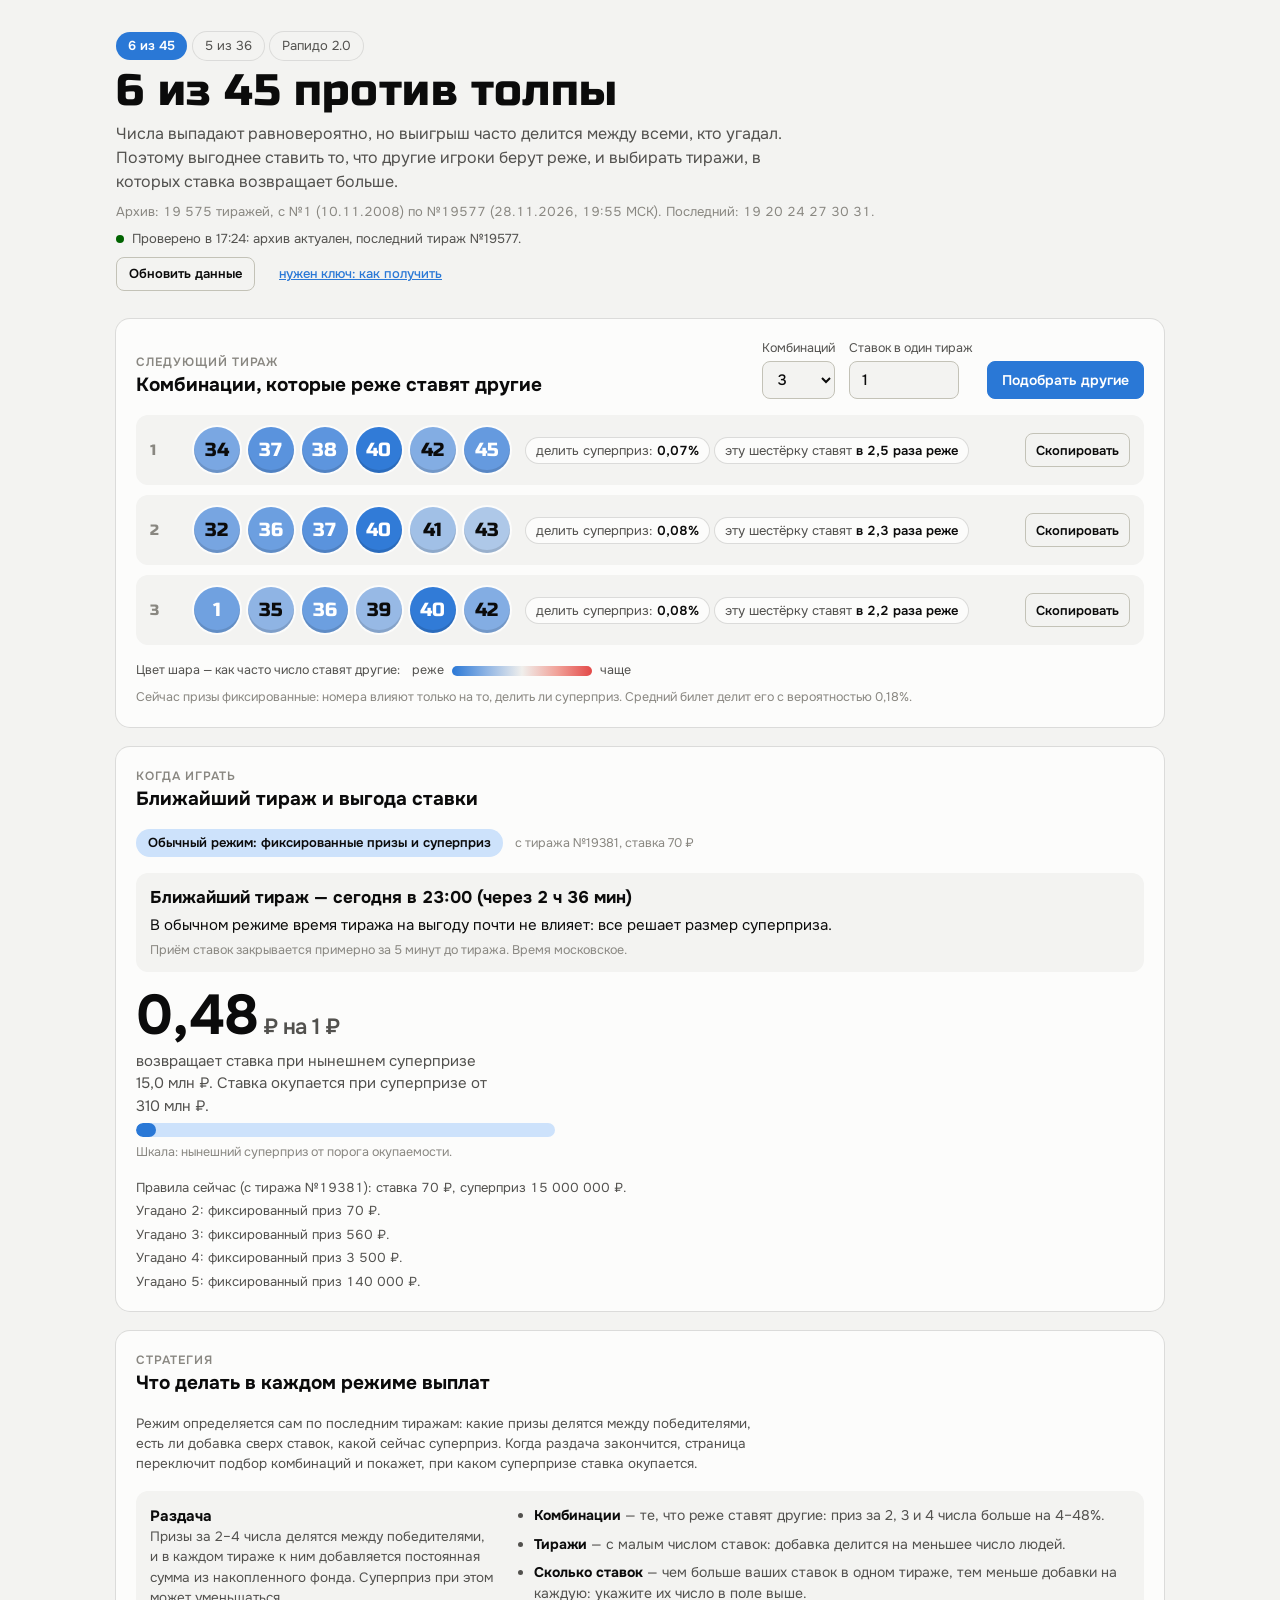
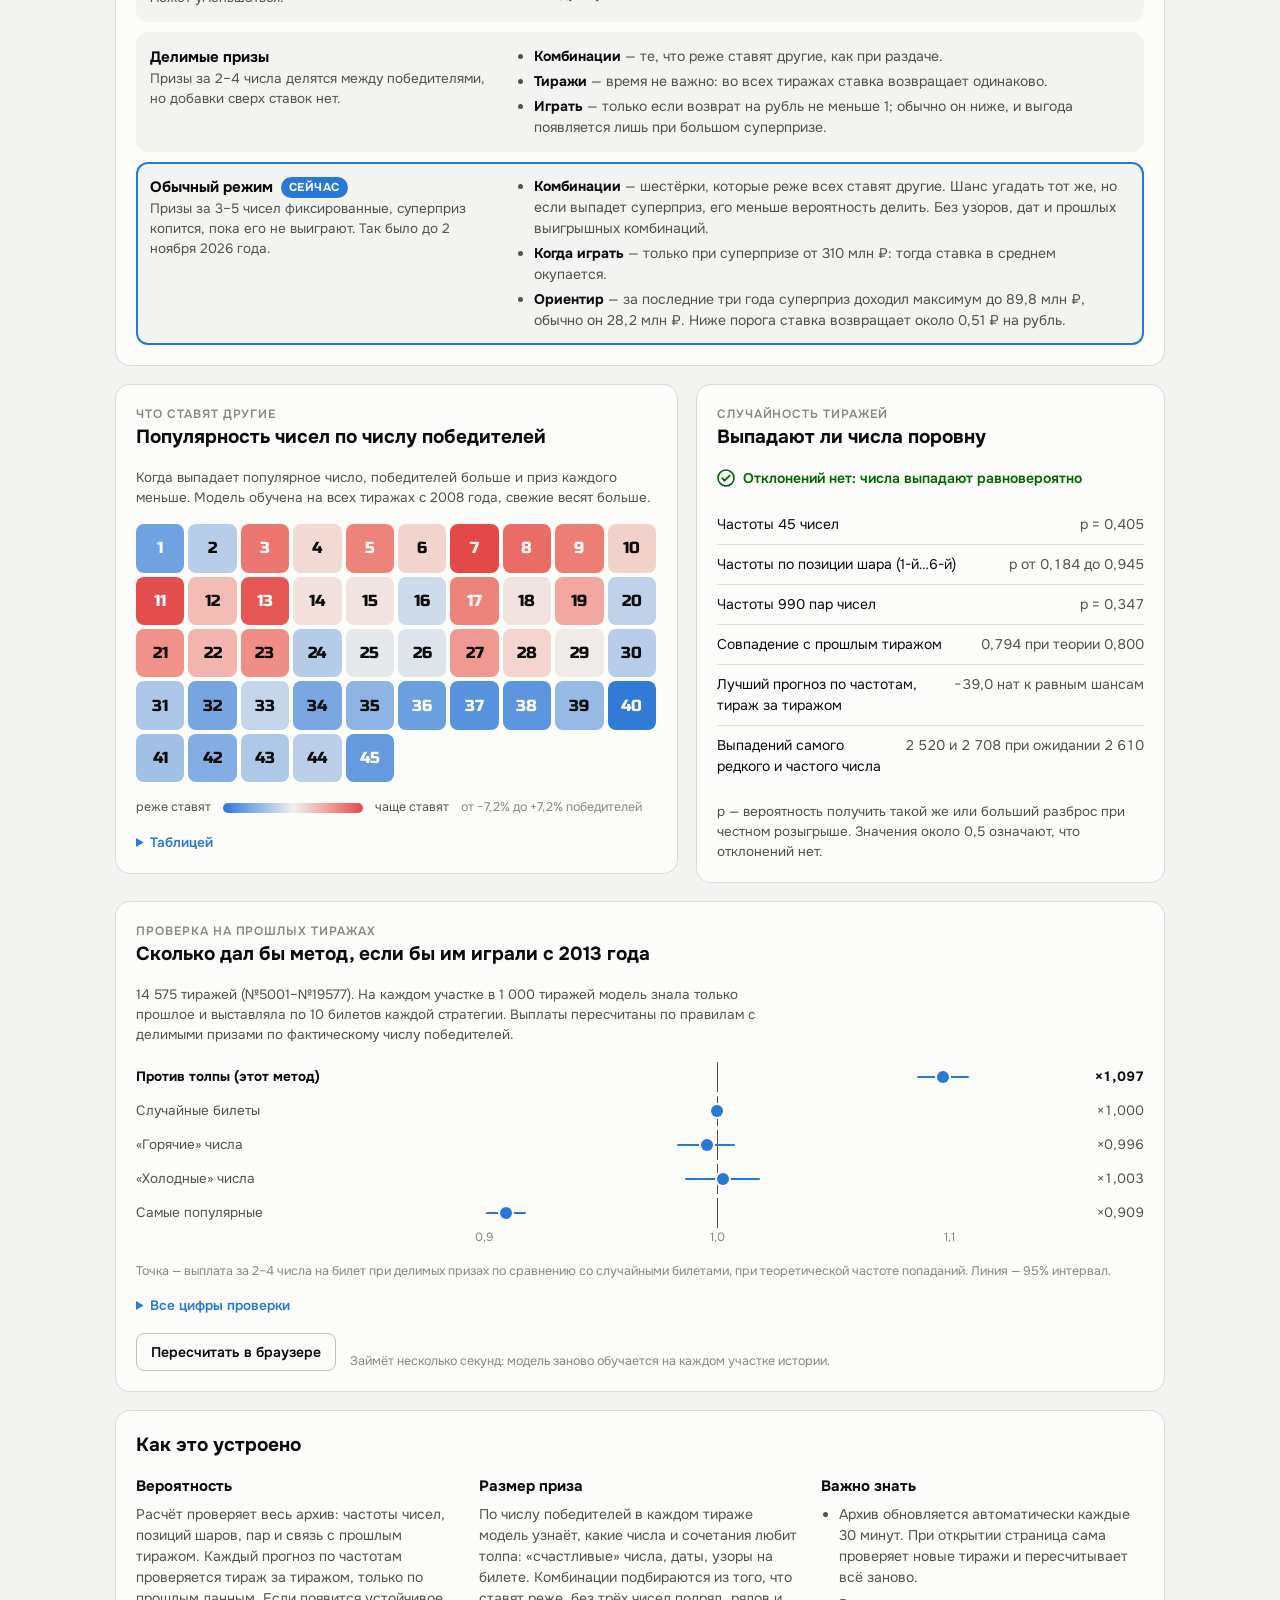
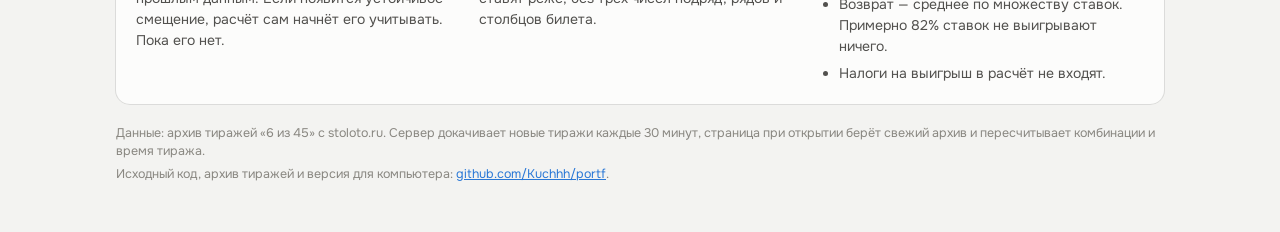
<file: index.html>
<!doctype html>
<html lang="ru">
<head>
<meta charset="utf-8">
<meta name="viewport" content="width=device-width, initial-scale=1, viewport-fit=cover">
<title>6 из 45 против толпы</title>
<meta name="description" content="Комбинации «6 из 45», которые реже ставят другие игроки, выгодные тиражи дня и стратегия на каждый режим выплат. Архив тиражей обновляется автоматически.">
<meta property="og:type" content="website">
<meta property="og:site_name" content="6 из 45 против толпы">
<meta property="og:title" content="6 из 45 против толпы">
<meta property="og:description" content="Комбинации «6 из 45», которые реже ставят другие игроки, выгодные тиражи дня и стратегия на каждый режим выплат. Архив тиражей обновляется автоматически.">
<meta property="og:url" content="https://kuchhh.github.io/portf/">
<meta property="og:locale" content="ru_RU">
<link rel="icon" href="data:image/svg+xml,%3Csvg xmlns='http://www.w3.org/2000/svg' viewBox='0 0 32 32'%3E%3Ccircle cx='16' cy='16' r='15' fill='%232a78d6'/%3E%3Ctext x='16' y='21.5' font-family='Arial Black,Arial' font-size='14' font-weight='900' text-anchor='middle' fill='white'%3E45%3C/text%3E%3C/svg%3E">
<link rel="preconnect" href="https://fonts.googleapis.com">
<link rel="preconnect" href="https://fonts.gstatic.com" crossorigin>
<link rel="stylesheet" href="https://fonts.googleapis.com/css2?family=Onest:wght@400;500;600;700&family=Russo+One&display=swap">
<style>
  /* Layout: a betting slip on top (the combinations), then "when to play" with the next draw, the strategy for each
     payout mode, then the evidence — the crowd's number grid, the randomness checks and the walk-forward test. */
  :root {
    --plane: #f3f3f1;
    --surface: #fcfcfb;
    --ink: #0b0b0b;
    --ink-2: #52514e;
    --muted: #898781;
    --hair: #e1e0d9;
    --axis: #c3c2b7;
    --accent: #2a78d6;
    --accent-soft: #cde2fb;
    --accent-ink: #ffffff;
    --good-ink: #006300;
    --div-neg: #2a78d6;   /* rarely played */
    --div-mid: #f0efec;
    --div-pos: #e34948;   /* often played */
    --ring: rgba(11, 11, 11, 0.10);
    --f-display: "Russo One", "Arial Black", system-ui, sans-serif;
    --f-ui: "Onest", system-ui, -apple-system, "Segoe UI", sans-serif;
    color-scheme: light;
  }
  @media (prefers-color-scheme: dark) {
    :root:not([data-theme="light"]) {
      --plane: #0d0d0d; --surface: #1a1a19; --ink: #f0efec; --ink-2: #c3c2b7; --muted: #898781;
      --hair: #2c2c2a; --axis: #383835; --accent: #3987e5; --accent-soft: #184f95; --accent-ink: #ffffff; --good-ink: #0ca30c;
      --div-neg: #3987e5; --div-mid: #383835; --div-pos: #e66767; --ring: rgba(255, 255, 255, 0.10);
      color-scheme: dark;
    }
  }
  :root[data-theme="dark"] {
    --plane: #0d0d0d; --surface: #1a1a19; --ink: #f0efec; --ink-2: #c3c2b7; --muted: #898781;
    --hair: #2c2c2a; --axis: #383835; --accent: #3987e5; --accent-soft: #184f95; --accent-ink: #ffffff; --good-ink: #0ca30c;
    --div-neg: #3987e5; --div-mid: #383835; --div-pos: #e66767; --ring: rgba(255, 255, 255, 0.10);
    color-scheme: dark;
  }

  * { box-sizing: border-box; }
  [hidden] { display: none !important; }
  html { -webkit-text-size-adjust: 100%; }
  body { margin: 0; background: var(--plane); color: var(--ink); font-family: var(--f-ui); font-size: 15px; line-height: 1.5; }
  .page {
    max-width: 1080px; margin: 0 auto;
    padding-block: max(28px, env(safe-area-inset-top, 0px)) max(48px, env(safe-area-inset-bottom, 0px));
    padding-left: max(16px, env(safe-area-inset-left, 0px));
    padding-right: max(16px, env(safe-area-inset-right, 0px));
    display: grid; gap: 20px;
  }
  h1, h2, h3 { margin: 0; text-wrap: balance; }
  p { margin: 0; }
  .masthead { display: grid; gap: 8px; padding-block: 4px 8px; }
  .masthead h1 { font-family: var(--f-display); font-weight: 400; font-size: clamp(28px, 5vw, 44px); line-height: 1.05; letter-spacing: 0.01em; }
  .masthead .lede { color: var(--ink-2); max-width: 62ch; font-size: 16px; }
  .status { color: var(--muted); font-size: 13px; font-variant-numeric: tabular-nums; }
  .live { color: var(--ink-2); font-size: 13px; display: flex; align-items: center; gap: 8px; }
  .live::before { content: ""; width: 8px; height: 8px; border-radius: 50%; background: var(--muted); flex: none; }
  .live.ok::before { background: var(--good-ink); }

  .card { background: var(--surface); border-radius: 14px; box-shadow: 0 0 0 1px var(--ring); padding: 20px; display: grid; gap: 16px; min-width: 0; }
  .card h2 { font-size: 19px; font-weight: 700; }
  .eyebrow { font-size: 12px; font-weight: 600; letter-spacing: 0.08em; text-transform: uppercase; color: var(--muted); }
  .note { color: var(--ink-2); font-size: 13.5px; max-width: 70ch; }
  .small { color: var(--muted); font-size: 12.5px; }

  /* slip */
  .slip-head { display: flex; flex-wrap: wrap; align-items: end; justify-content: space-between; gap: 12px 20px; }
  .controls { display: flex; flex-wrap: wrap; align-items: end; gap: 10px 14px; }
  .field { display: grid; gap: 4px; font-size: 12.5px; color: var(--ink-2); }
  select, input[type="number"] {
    font: 500 15px var(--f-ui); color: var(--ink); background: var(--plane); border: 1px solid var(--axis);
    border-radius: 8px; padding: 7px 10px; min-height: 38px; font-variant-numeric: tabular-nums;
  }
  input[type="number"] { width: 110px; }
  button {
    font: 600 14px var(--f-ui); color: var(--ink); background: transparent; border: 1px solid var(--axis);
    border-radius: 8px; padding: 8px 14px; min-height: 38px; cursor: pointer;
  }
  button:hover { border-color: var(--muted); }
  button.primary { background: var(--accent); border-color: var(--accent); color: var(--accent-ink); }
  button.primary:hover { filter: brightness(1.07); }
  button:disabled { opacity: 0.6; cursor: progress; }
  :focus-visible { outline: 2px solid var(--accent); outline-offset: 2px; }

  .tickets { list-style: none; margin: 0; padding: 0; display: grid; gap: 10px; }
  .ticket {
    display: grid; grid-template-columns: 28px auto 1fr auto; align-items: center; gap: 10px 16px;
    padding: 12px 14px; border-radius: 12px; background: var(--plane);
  }
  .ticket .no { font-family: var(--f-display); color: var(--muted); font-size: 15px; }
  .balls { display: flex; gap: 8px; }
  .ball {
    width: 46px; height: 46px; border-radius: 50%; display: grid; place-items: center;
    font-family: var(--f-display); font-size: 19px; letter-spacing: 0.02em;
    box-shadow: inset 0 -3px 0 rgba(0, 0, 0, 0.12), 0 0 0 2px var(--surface);
  }
  .mults { display: flex; flex-wrap: wrap; gap: 6px; font-size: 13px; color: var(--ink-2); }
  .mults span { background: var(--surface); border-radius: 999px; padding: 3px 10px; box-shadow: 0 0 0 1px var(--ring); font-variant-numeric: tabular-nums; }
  .mults b { color: var(--ink); font-weight: 600; }
  .copy { padding: 6px 10px; min-height: 34px; font-size: 13px; }
  .legend-line { display: flex; flex-wrap: wrap; align-items: center; gap: 8px 12px; font-size: 12.5px; color: var(--ink-2); }
  .nav { display: flex; flex-wrap: wrap; gap: 6px; font-size: 13px; }
  .nav a, .nav span { border-radius: 999px; padding: 4px 12px; text-decoration: none; box-shadow: 0 0 0 1px var(--ring); color: var(--ink-2); }
  .nav span { background: var(--accent); color: var(--accent-ink); box-shadow: none; font-weight: 600; }
  .ramp-group { display: inline-flex; align-items: center; gap: 8px; white-space: nowrap; }
  .ramp { width: 140px; height: 10px; border-radius: 5px; }

  /* when to play */
  .mode-line { display: flex; flex-wrap: wrap; align-items: center; gap: 8px 12px; }
  .chip { display: inline-flex; align-items: center; gap: 6px; border-radius: 999px; padding: 4px 12px; font-size: 13px; font-weight: 600; background: var(--accent-soft); color: var(--ink); }
  .next { display: grid; gap: 4px; padding: 12px 14px; border-radius: 12px; background: var(--plane); font-variant-numeric: tabular-nums; }
  .next strong { font-size: 17px; }
  .when-top { display: grid; grid-template-columns: minmax(0, 1fr) minmax(0, 1.35fr); gap: 24px; align-items: start; }
  .hero-fig { display: grid; gap: 6px; align-content: start; }
  .hero-fig .big { font-size: 56px; font-weight: 700; line-height: 1; letter-spacing: -0.01em; }
  .hero-fig .big small { font-size: 22px; font-weight: 600; color: var(--ink-2); margin-left: 4px; }
  .hero-fig .what { color: var(--ink-2); max-width: 36ch; }
  .bars { display: grid; gap: 2px; position: relative; }
  .bar-row { display: grid; grid-template-columns: 48px 1fr 52px; align-items: center; gap: 10px; min-height: 26px; font-variant-numeric: tabular-nums; font-size: 13.5px; border-radius: 6px; }
  .bar-row .t { color: var(--ink-2); }
  .bar-row .v { text-align: right; color: var(--ink-2); }
  .bar-row.win .v { color: var(--ink); font-weight: 700; }
  .bar-row.next-slot .t { color: var(--ink); font-weight: 700; }
  .track { position: relative; height: 26px; }
  .track .bar { position: absolute; left: 0; top: 6px; height: 14px; background: var(--accent); border-radius: 0 4px 4px 0; }
  .track .ref { position: absolute; top: -2px; bottom: -2px; width: 1px; background: var(--ink-2); }
  .bar-row:hover .track .bar, .bar-row:focus-visible .track .bar { filter: brightness(1.12); }
  .bars-axis { display: grid; grid-template-columns: 48px 1fr 52px; gap: 10px; font-size: 12px; color: var(--muted); }
  .bars-axis .scale { position: relative; height: 18px; }
  .bars-axis .scale span { position: absolute; transform: translateX(-50%); white-space: nowrap; }
  .meter { position: relative; height: 14px; border-radius: 7px; background: var(--accent-soft); overflow: hidden; }
  .meter > div { position: absolute; inset: 0 auto 0 0; background: var(--accent); border-radius: 7px; }
  .rules { display: grid; gap: 4px; font-size: 13px; color: var(--ink-2); font-variant-numeric: tabular-nums; }

  /* strategy by mode */
  .modes { display: grid; gap: 10px; }
  .mode { display: grid; grid-template-columns: minmax(0, 0.9fr) minmax(0, 1.6fr); gap: 8px 20px; padding: 14px; border-radius: 12px; background: var(--plane); }
  .mode.current { box-shadow: inset 0 0 0 2px var(--accent); }
  .mode h3 { font-size: 15px; font-weight: 700; display: flex; flex-wrap: wrap; align-items: center; gap: 8px; }
  .mode .sign { color: var(--ink-2); font-size: 13.5px; }
  .mode ul { margin: 0; padding-left: 18px; display: grid; gap: 4px; color: var(--ink-2); font-size: 14px; }
  .mode ul b { color: var(--ink); }
  .badge { font-size: 11.5px; font-weight: 700; letter-spacing: 0.04em; text-transform: uppercase; background: var(--accent); color: var(--accent-ink); border-radius: 999px; padding: 2px 8px; }

  /* evidence columns */
  .cols { display: grid; grid-template-columns: minmax(0, 1.2fr) minmax(0, 1fr); gap: 20px; align-items: start; }
  .grid45 { display: grid; grid-template-columns: repeat(10, minmax(0, 1fr)); gap: 4px; max-width: 520px; }
  .cell {
    aspect-ratio: 1; max-width: 100%; border-radius: 8px; display: grid; place-items: center;
    font-family: var(--f-display); font-size: clamp(12px, 2.6vw, 16px); cursor: default;
  }
  .cell:hover, .cell:focus-visible { box-shadow: 0 0 0 2px var(--ink); }
  details { font-size: 13.5px; }
  summary { cursor: pointer; color: var(--accent); font-weight: 600; }
  .table-wrap { overflow-x: auto; margin-top: 8px; }
  table { border-collapse: collapse; font-size: 13px; font-variant-numeric: tabular-nums; width: 100%; }
  th, td { text-align: right; padding: 6px 8px; border-bottom: 1px solid var(--hair); white-space: nowrap; }
  th:first-child, td:first-child { text-align: left; }
  th { color: var(--muted); font-weight: 600; font-size: 12px; }
  tr.ours td { font-weight: 700; }
  .checks { display: grid; gap: 0; }
  .check { display: grid; grid-template-columns: 1fr auto; gap: 12px; padding: 9px 0; border-bottom: 1px solid var(--hair); font-size: 14px; }
  .check:last-child { border-bottom: 0; }
  .check .val { font-variant-numeric: tabular-nums; color: var(--ink-2); text-align: right; }
  .verdict { display: inline-flex; align-items: center; gap: 8px; font-weight: 600; font-size: 14px; color: var(--good-ink); }
  .verdict svg { flex: none; }

  /* history */
  .dots { display: grid; gap: 4px; }
  .dot-row { display: grid; grid-template-columns: minmax(150px, 220px) 1fr 66px; align-items: center; gap: 12px; min-height: 30px; font-size: 13.5px; border-radius: 6px; }
  .dot-row .lab { color: var(--ink-2); }
  .dot-row.ours .lab, .dot-row.ours .v { color: var(--ink); font-weight: 700; }
  .dot-row .v { text-align: right; font-variant-numeric: tabular-nums; color: var(--ink-2); }
  .plot { position: relative; height: 30px; }
  .plot .ci { position: absolute; top: 14px; height: 2px; background: var(--accent); border-radius: 1px; }
  .plot .pt { position: absolute; top: 9px; width: 12px; height: 12px; margin-left: -6px; border-radius: 50%; background: var(--accent); box-shadow: 0 0 0 2px var(--surface); }
  .plot .ref { position: absolute; top: 0; bottom: 0; width: 1px; background: var(--ink-2); }
  .dot-row:hover .pt, .dot-row:focus-visible .pt { transform: scale(1.25); }
  .dots-axis { display: grid; grid-template-columns: minmax(150px, 220px) 1fr 66px; gap: 12px; font-size: 12px; color: var(--muted); }
  .dots-axis .scale { position: relative; height: 18px; }
  .dots-axis .scale span { position: absolute; transform: translateX(-50%); }
  .progress { height: 6px; border-radius: 3px; background: var(--hair); overflow: hidden; }
  .progress > div { height: 100%; width: 0; background: var(--accent); border-radius: 3px; transition: width 0.2s; }
  .about { display: grid; grid-template-columns: repeat(auto-fit, minmax(260px, 1fr)); gap: 20px; }
  .about h3 { font-size: 15px; font-weight: 700; margin-bottom: 6px; }
  .about p, .about li { color: var(--ink-2); font-size: 14px; }
  .about ul { margin: 0; padding-left: 18px; display: grid; gap: 6px; }
  footer { color: var(--muted); font-size: 12.5px; display: grid; gap: 4px; }
  footer a, .about a { color: var(--accent); }

  .tip {
    position: fixed; z-index: 30; pointer-events: none; background: var(--surface); color: var(--ink);
    border-radius: 10px; box-shadow: 0 0 0 1px var(--ring), 0 8px 24px rgba(0, 0, 0, 0.18);
    padding: 8px 10px; font-size: 13px; line-height: 1.45; max-width: 260px; font-variant-numeric: tabular-nums;
  }
  .tip .tv { font-weight: 700; font-size: 15px; }
  .tip .tl { color: var(--ink-2); }

  @media (max-width: 820px) {
    .when-top, .cols, .mode { grid-template-columns: 1fr; }
  }
  @media (max-width: 560px) {
    .card { padding: 16px; }
    .ticket { grid-template-columns: 1fr auto; }
    .ticket .no { display: none; }
    .ticket .balls { grid-column: 1 / -1; }
    .ball { width: 40px; height: 40px; font-size: 17px; }
    .balls { gap: 6px; }
    .hero-fig .big { font-size: 48px; }
    .dot-row, .dots-axis { grid-template-columns: 112px 1fr 56px; gap: 8px; }
  }
  @media (prefers-reduced-motion: reduce) { .progress > div { transition: none; } }
</style>
</head>
<body>
<main class="page">
  <header class="masthead">
    <nav class="nav" aria-label="Лотереи"><span aria-current="page">6 из 45</span><a href="5x36/">5 из 36</a><a href="rapido2/">Рапидо 2.0</a></nav>
    <h1>6 из 45 против толпы</h1>
    <p class="lede">Числа выпадают равновероятно, но выигрыш часто делится между всеми, кто угадал. Поэтому выгоднее ставить то, что другие игроки берут реже, и выбирать тиражи, в которых ставка возвращает больше.</p>
    <p class="status" id="status"></p>
    <p class="live" id="live">Проверяю новые тиражи…</p>
    <div class="upd" id="upd"></div>
  </header>

  <section class="card" id="slip" aria-labelledby="slipTitle">
    <div class="slip-head">
      <div>
        <p class="eyebrow">Следующий тираж</p>
        <h2 id="slipTitle">Комбинации, которые реже ставят другие</h2>
      </div>
      <form class="controls" id="controls">
        <label class="field" for="nTickets">Комбинаций
          <select id="nTickets"></select>
        </label>
        <label class="field" for="bets">Ставок в один тираж
          <input type="number" id="bets" min="1" max="100000" step="1" value="1">
        </label>
        <button type="button" class="primary" id="reroll">Подобрать другие</button>
      </form>
    </div>
    <ol class="tickets" id="tickets"></ol>
    <div class="legend-line">
      <span>Цвет шара — как часто число ставят другие:</span>
      <span class="ramp-group"><span>реже</span><span class="ramp" id="ramp1"></span><span>чаще</span></span>
      <span class="small" id="slipNote"></span>
    </div>
  </section>

  <section class="card" id="when" aria-labelledby="whenTitle">
    <div>
      <p class="eyebrow">Когда играть</p>
      <h2 id="whenTitle">Ближайший тираж и выгода ставки</h2>
    </div>
    <div class="mode-line" id="modeLine"></div>
    <div class="next" id="next"></div>
    <div class="when-top" id="whenTop">
      <div class="hero-fig" id="heroFig"></div>
      <div id="whenChart">
        <div class="bars" id="bars" role="list"></div>
        <div class="bars-axis" aria-hidden="true"><span></span><div class="scale" id="barsScale"></div><span></span></div>
      </div>
    </div>
    <div class="rules" id="rules"></div>
  </section>

  <section class="card" id="strategy" aria-labelledby="strategyTitle">
    <div>
      <p class="eyebrow">Стратегия</p>
      <h2 id="strategyTitle">Что делать в каждом режиме выплат</h2>
    </div>
    <p class="note">Режим определяется сам по последним тиражам: какие призы делятся между победителями, есть ли добавка сверх ставок, какой сейчас суперприз. Когда раздача закончится, страница переключит подбор комбинаций и покажет, при каком суперпризе ставка окупается.</p>
    <div class="modes" id="modes"></div>
  </section>

  <div class="cols">
    <section class="card" id="crowd" aria-labelledby="crowdTitle">
      <div>
        <p class="eyebrow">Что ставят другие</p>
        <h2 id="crowdTitle">Популярность чисел по числу победителей</h2>
      </div>
      <p class="note">Когда выпадает популярное число, победителей больше и приз каждого меньше. Модель обучена на всех тиражах с 2008 года, свежие весят больше.</p>
      <div class="grid45" id="grid45" role="list"></div>
      <div class="legend-line"><span>реже ставят</span><span class="ramp" id="ramp2"></span><span>чаще ставят</span><span class="small" id="rampTicks"></span></div>
      <details><summary>Таблицей</summary><div class="table-wrap" id="crowdTable"></div></details>
    </section>

    <section class="card" id="random" aria-labelledby="randomTitle">
      <div>
        <p class="eyebrow">Случайность тиражей</p>
        <h2 id="randomTitle">Выпадают ли числа поровну</h2>
      </div>
      <div class="verdict" id="verdict"></div>
      <div class="checks" id="checks"></div>
      <p class="note">p — вероятность получить такой же или больший разброс при честном розыгрыше. Значения около 0,5 означают, что отклонений нет.</p>
    </section>
  </div>

  <section class="card" id="history" aria-labelledby="historyTitle">
    <div>
      <p class="eyebrow">Проверка на прошлых тиражах</p>
      <h2 id="historyTitle">Сколько дал бы метод, если бы им играли с 2013 года</h2>
    </div>
    <p class="note" id="historyNote"></p>
    <div>
      <div class="dots" id="dots" role="list"></div>
      <div class="dots-axis" aria-hidden="true"><span></span><div class="scale" id="dotsScale"></div><span></span></div>
    </div>
    <p class="small">Точка — выплата за 2–4 числа на билет при делимых призах по сравнению со случайными билетами, при теоретической частоте попаданий. Линия — 95% интервал.</p>
    <details><summary>Все цифры проверки</summary><div class="table-wrap" id="historyTable"></div></details>
    <div class="controls">
      <button type="button" id="rerun">Пересчитать в браузере</button>
      <span class="small" id="rerunNote">Займёт несколько секунд: модель заново обучается на каждом участке истории.</span>
    </div>
    <div class="progress" id="progress" hidden><div></div></div>
  </section>

  <section class="card" aria-labelledby="aboutTitle">
    <h2 id="aboutTitle">Как это устроено</h2>
    <div class="about">
      <div>
        <h3>Вероятность</h3>
        <p>Расчёт проверяет весь архив: частоты чисел, позиций шаров, пар и связь с прошлым тиражом. Каждый прогноз по частотам проверяется тираж за тиражом, только по прошлым данным. Если появится устойчивое смещение, расчёт сам начнёт его учитывать. Пока его нет.</p>
      </div>
      <div>
        <h3>Размер приза</h3>
        <p>По числу победителей в каждом тираже модель узнаёт, какие числа и сочетания любит толпа: «счастливые» числа, даты, узоры на билете. Комбинации подбираются из того, что ставят реже, без трёх чисел подряд, рядов и столбцов билета.</p>
      </div>
      <div>
        <h3>Важно знать</h3>
        <ul>
          <li>Архив обновляется автоматически каждые 30 минут. При открытии страница сама проверяет новые тиражи и пересчитывает всё заново.</li>
          <li>Возврат — среднее по множеству ставок. Примерно 82% ставок не выигрывают ничего.</li>
          <li>Налоги на выигрыш в расчёт не входят.</li>
        </ul>
      </div>
    </div>
  </section>

  <footer>
    <p id="dataNote"></p>
    <p>Исходный код, архив тиражей и версия для компьютера: <a href="https://github.com/Kuchhh/portf" target="_blank" rel="noopener">github.com/Kuchhh/portf</a>.</p>
  </footer>
</main>
<div class="tip" id="tip" role="tooltip" hidden></div>

<script>
/* «6 из 45»: the same method as gosloto645.py, in JavaScript (browser and Node). */
(function (root) {
  'use strict';

  // ---------------------------------------------------------------- math helpers
  function comb(n, k) {
    if (k < 0 || k > n) return 0;
    let r = 1;
    for (let i = 1; i <= k; i++) r = (r * (n - k + i)) / i;
    return r;
  }
  // P(exactly k of the 6 drawn numbers are on one ticket)
  const H = [];
  for (let k = 0; k <= 6; k++) H[k] = (comb(6, k) * comb(39, 6 - k)) / comb(45, 6);

  function lgamma(z) {
    const c = [0.99999999999980993, 676.5203681218851, -1259.1392167224028, 771.32342877765313,
      -176.61502916214059, 12.507343278686905, -0.13857109526572012, 9.9843695780195716e-6, 1.5056327351493116e-7];
    if (z < 0.5) return Math.log(Math.PI / Math.sin(Math.PI * z)) - lgamma(1 - z);
    z -= 1;
    let x = c[0];
    for (let i = 1; i < 9; i++) x += c[i] / (z + i);
    const t = z + 7.5;
    return 0.5 * Math.log(2 * Math.PI) + (z + 0.5) * Math.log(t) - t + Math.log(x);
  }

  // upper tail of the chi-square distribution
  function chi2sf(x, k) {
    const a = k / 2;
    x = x / 2;
    if (x <= 0) return 1;
    const lg = lgamma(a);
    if (x < a + 1) {
      let s = 1 / a, t = 1 / a, n = a;
      for (let i = 0; i < 2000; i++) {
        n += 1; t *= x / n; s += t;
        if (Math.abs(t) < 1e-15 * s) break;
      }
      return Math.max(0, 1 - s * Math.exp(-x + a * Math.log(x) - lg));
    }
    let b = x + 1 - a, c = 1e300, d = 1 / b, h = d;
    for (let i = 1; i < 2000; i++) {
      const an = -i * (i - a);
      b += 2; d = an * d + b; d = d ? 1 / d : 1e300; c = b + an / c; h *= d * c;
      if (Math.abs(d * c - 1) < 1e-15) break;
    }
    return Math.exp(-x + a * Math.log(x) - lg) * h;
  }

  // Gaussian elimination with partial pivoting
  function solve(A, b) {
    const n = b.length;
    const M = A.map((row, i) => row.concat([b[i]]));
    for (let c = 0; c < n; c++) {
      let p = c;
      for (let r = c + 1; r < n; r++) if (Math.abs(M[r][c]) > Math.abs(M[p][c])) p = r;
      const tmp = M[c]; M[c] = M[p]; M[p] = tmp;
      const piv = M[c][c];
      if (Math.abs(piv) < 1e-12) continue;
      for (let r = c + 1; r < n; r++) {
        const f = M[r][c] / piv;
        if (!f) continue;
        const row = M[r], top = M[c];
        for (let j = c; j <= n; j++) row[j] -= f * top[j];
      }
    }
    const x = new Array(n).fill(0);
    for (let i = n - 1; i >= 0; i--) {
      let s = M[i][n];
      for (let j = i + 1; j < n; j++) s -= M[i][j] * x[j];
      x[i] = Math.abs(M[i][i]) > 1e-12 ? s / M[i][i] : 0;
    }
    return x;
  }

  function mulberry32(a) {
    return function () {
      a |= 0; a = (a + 0x6D2B79F5) | 0;
      let t = Math.imul(a ^ (a >>> 15), 1 | a);
      t = (t + Math.imul(t ^ (t >>> 7), 61 | t)) ^ t;
      return ((t ^ (t >>> 14)) >>> 0) / 4294967296;
    };
  }

  function sampleFrom(pool, k, rng) {
    const a = pool.slice();
    for (let i = 0; i < k; i++) {
      const j = i + Math.floor(rng() * (a.length - i));
      const t = a[i]; a[i] = a[j]; a[j] = t;
    }
    return a.slice(0, k).sort((x, y) => x - y);
  }
  const ALL = Array.from({ length: 45 }, (_, i) => i + 1);
  const sample6 = (rng) => sampleFrom(ALL, 6, rng);

  // ---------------------------------------------------------------- data
  // compact row: [number, "YYYY-MM-DD HH:MM", b1..b6, columns, price, superprize, w2, w3, w4, w5, d2, d3, d4, d5]
  function parseDraws(rows) {
    return rows.map((r) => {
      const balls = r.slice(2, 8);
      const s = balls.slice().sort((x, y) => x - y);
      const f = [0, 0, 0, 0];
      for (let i = 0; i < 6; i++) for (let j = i + 1; j < 6; j++) {
        const q = pairFeatures(s[i], s[j]);
        for (let t = 0; t < 4; t++) f[t] += q[t];
      }
      return {
        n: r[0], date: r[1], balls, sorted: s, idx: s.map((x) => x - 1), f,
        N: r[8] || 0, price: r[9] || 0, sp: r[10] || 0,
        w: [null, null, r[11], r[12], r[13], r[14]],
        d: [null, null, r[15], r[16], r[17], r[18]],
      };
    });
  }

  // ---------------------------------------------------------------- 1. are the draws random?
  function randomnessReport(draws) {
    const T = draws.length;
    const cnt = new Array(46).fill(0);
    for (const d of draws) for (const x of d.balls) cnt[x]++;
    const E = (T * 6) / 45, fpc = (45 - 6) / (45 - 1);
    let chi = 0;
    for (let i = 1; i <= 45; i++) chi += ((cnt[i] - E) ** 2) / E;
    const out = { draws: T, freqP: chi2sf(chi / fpc, 44), minCount: Math.min(...cnt.slice(1)), maxCount: Math.max(...cnt.slice(1)), expected: E };
    out.posP = [];
    for (let pos = 0; pos < 6; pos++) {
      const c = new Array(46).fill(0);
      for (const d of draws) c[d.balls[pos]]++;
      const e = T / 45;
      let x = 0;
      for (let i = 1; i <= 45; i++) x += ((c[i] - e) ** 2) / e;
      out.posP.push(chi2sf(x, 44));
    }
    const pc = new Int32Array(46 * 46);
    for (const d of draws) {
      const s = d.sorted;
      for (let i = 0; i < 6; i++) for (let j = i + 1; j < 6; j++) pc[s[i] * 46 + s[j]]++;
    }
    const ep = (T * 15) / 990;
    let xp = 0;
    for (let a = 1; a <= 45; a++) for (let b = a + 1; b <= 45; b++) xp += ((pc[a * 46 + b] - ep) ** 2) / ep;
    out.pairsP = chi2sf(xp, 989);
    const ov = [];
    for (let i = 1; i < T; i++) {
      const prev = new Set(draws[i - 1].balls);
      let k = 0;
      for (const x of draws[i].balls) if (prev.has(x)) k++;
      ov.push(k);
    }
    const m = ov.reduce((s, v) => s + v, 0) / ov.length;
    const sd = Math.sqrt(ov.reduce((s, v) => s + (v - m) ** 2, 0) / ov.length);
    out.overlapMean = m;
    out.overlapZ = (m - 0.8) / (sd / Math.sqrt(ov.length));
    return out;
  }

  // Prequential check of frequency forecasts: each draw is forecast only from the draws before it.
  // A positive total score would be a real, exploitable bias; then p follows that forecast.
  function biasModel(draws, gate = 10) {
    let best = null;
    const table = [];
    for (const hl of [300, 1000, 3000, null]) {
      const dec = hl ? Math.pow(0.5, 1 / hl) : 1;
      for (const a of [450, 4500]) {
        const c = new Float64Array(46);
        let n = 0, score = 0;
        draws.forEach((d, t) => {
          if (t >= 200) for (const x of d.balls) score += Math.log((45 * (c[x] + a / 45)) / (n + a));
          if (dec !== 1) { for (let i = 1; i <= 45; i++) c[i] *= dec; n *= dec; }
          for (const x of d.balls) c[x] += 1;
          n += 6;
        });
        const p = [0];
        for (let i = 1; i <= 45; i++) p.push((c[i] + a / 45) / (n + a));
        table.push({ hl, a, score });
        if (!best || score > best.score) best = { hl, a, score, p };
      }
    }
    const passed = best.score > gate;
    const uniform = [0].concat(new Array(45).fill(1 / 45));
    return { p: passed ? best.p : uniform, passed, best: { hl: best.hl, a: best.a, score: best.score }, table };
  }

  // ---------------------------------------------------------------- 2. what does the crowd play?
  function pairFeatures(a, b) { // a < b: consecutive, same ten, same last digit, same column of a 9-wide grid
    return [b - a === 1 ? 1 : 0, Math.floor(a / 10) === Math.floor(b / 10) ? 1 : 0, a % 10 === b % 10 ? 1 : 0, (b - a) % 9 === 0 ? 1 : 0];
  }
  const CROWD = { 2: [1500, 0.003], 3: [1500, 0.012], 4: [4000, 0.05] }; // memory half-life in draws, noise floor
  const NF = 50; // 45 numbers, 4 pair features, intercept

  class CrowdFit {
    constructor(draws, k) {
      this.draws = draws; this.k = k;
      [this.hl, this.floor] = CROWD[k];
      this.A = new Float64Array(NF * NF);
      this.b = new Float64Array(NF);
      this.pos = 0;
    }
    advance(end) {
      const k = this.k;
      const shrink = Math.pow(0.5, (end - this.pos) / this.hl);
      if (shrink !== 1) { for (let i = 0; i < NF * NF; i++) this.A[i] *= shrink; for (let i = 0; i < NF; i++) this.b[i] *= shrink; }
      const ent = new Int32Array(11), val = new Float64Array(11);
      for (let t = this.pos; t < end; t++) {
        const d = this.draws[t];
        const W = d.w[k], N = d.N;
        if (W === null || W === undefined || N <= 0) continue;
        const e = N * H[k];
        const y = Math.log((W + 0.5) / e);
        const w = Math.pow(0.5, (end - 1 - t) / this.hl) / (1 / e + this.floor);
        let m = 0;
        for (const i of d.idx) { ent[m] = i; val[m] = 1; m++; }
        for (let i = 0; i < 4; i++) if (d.f[i]) { ent[m] = 45 + i; val[m] = d.f[i]; m++; }
        ent[m] = NF - 1; val[m] = 1; m++;
        for (let x = 0; x < m; x++) {
          const j = ent[x], wv = w * val[x], row = j * NF;
          for (let z = 0; z < m; z++) this.A[row + ent[z]] += wv * val[z];
          this.b[j] += wv * y;
        }
      }
      this.pos = end;
    }
    solve() {
      const A = [];
      for (let i = 0; i < NF; i++) A.push(Array.from(this.A.subarray(i * NF, (i + 1) * NF)));
      for (let j = 0; j < 45; j++) A[j][j] += 50;
      for (let j = 45; j < 49; j++) A[j][j] += 0.5;
      const sol = solve(A, Array.from(this.b));
      return { beta: sol.slice(0, 45), theta: sol.slice(45, 49), mu: sol[49] };
    }
  }

  // Scores a ticket: how much more (or less) it is expected to pay per hit than an average ticket.
  class Crowd {
    constructor(coefs, p, nNorm = 3000, seed = 7) {
      this.coefs = coefs;
      p = p || [0].concat(new Array(45).fill(1 / 45));
      this.e = {}; this.q = {}; this.beta = {};
      for (const k of Object.keys(coefs).map(Number)) {
        const { beta, theta } = coefs[k];
        const b = [0].concat(beta);
        this.beta[k] = b;
        const e = new Float64Array(46);
        for (let i = 1; i <= 45; i++) e[i] = 45 * p[i] * Math.exp(-b[i]); // chance factor × crowd factor
        const q = new Float64Array(46 * 46).fill(1);
        for (let a = 1; a <= 45; a++) for (let c = a + 1; c <= 45; c++) {
          const f = pairFeatures(a, c);
          const v = Math.exp(-(theta[0] * f[0] + theta[1] * f[1] + theta[2] * f[2] + theta[3] * f[3]));
          q[a * 46 + c] = v; q[c * 46 + a] = v;
        }
        this.e[k] = e; this.q[k] = q;
      }
      this.tiers = Object.keys(coefs).map(Number);
      // How often the crowd plays a whole six. A drawn number shifts log(winners) of tier k by about
      // (k/6 - (6-k)/39) times its pick-rate effect, and a pair pattern by k(k-1)/30 of its effect;
      // inverting that for tiers 2 and 3 gives the crowd's own number and pattern preferences.
      this.p6 = new Float64Array(46);
      this.q6 = new Float64Array(46 * 46).fill(1);
      if (coefs[2] && coefs[3]) {
        for (let i = 1; i <= 45; i++) this.p6[i] = Math.exp((coefs[2].beta[i - 1] / 0.23077 + coefs[3].beta[i - 1] / 0.42308) / 2);
        const phi = [0, 1, 2, 3].map((j) => (15 * coefs[2].theta[j] + 5 * coefs[3].theta[j]) / 2);
        for (let a = 1; a <= 45; a++) for (let c = a + 1; c <= 45; c++) {
          const f = pairFeatures(a, c);
          const v = Math.exp(phi[0] * f[0] + phi[1] * f[1] + phi[2] * f[2] + phi[3] * f[3]);
          this.q6[a * 46 + c] = v; this.q6[c * 46 + a] = v;
        }
      } else {
        this.p6.fill(1);
      }
      this.norm = {};
      for (const k of this.tiers) this.norm[k] = 1;
      this.norm6 = 1;
      const rng = mulberry32(seed), acc = {};
      for (const k of this.tiers) acc[k] = 0;
      let acc6 = 0;
      for (let i = 0; i < nNorm; i++) {
        const C = sample6(rng);
        const g = this.raw(C);
        for (const k of this.tiers) acc[k] += g[k];
        acc6 += this.pop6(C);
      }
      for (const k of this.tiers) this.norm[k] = acc[k] / nNorm;
      this.norm6 = acc6 / nNorm;
    }
    pop6(C) {
      let v = 1;
      for (let i = 0; i < 6; i++) {
        v *= this.p6[C[i]];
        for (let j = i + 1; j < 6; j++) v *= this.q6[C[i] * 46 + C[j]];
      }
      return v;
    }
    // how many times more (or less) often than an average ticket the crowd plays exactly these six numbers
    popRel(C) { return this.pop6(C) / this.norm6; }
    // chance that at least one other bet in a draw of `columns` bets has the same six numbers
    shareChance(C, columns) { return 1 - Math.exp(-columns * H[6] * this.popRel(C)); }
    raw(C) {
      const out = {};
      for (const k of this.tiers) {
        const e = this.e[k], q = this.q[k], b = this.beta[k];
        let sb = 0;
        for (const x of C) sb += b[x];
        const rest = Math.exp(((6 - k) / 39) * sb); // the other drawn numbers come from outside the ticket
        let s = 0;
        if (k === 2) {
          for (let i = 0; i < 6; i++) for (let j = i + 1; j < 6; j++) s += e[C[i]] * e[C[j]] * q[C[i] * 46 + C[j]];
          s /= 15;
        } else if (k === 3) {
          for (let i = 0; i < 6; i++) for (let j = i + 1; j < 6; j++) {
            const ij = e[C[i]] * e[C[j]] * q[C[i] * 46 + C[j]];
            for (let l = j + 1; l < 6; l++) s += ij * e[C[l]] * q[C[i] * 46 + C[l]] * q[C[j] * 46 + C[l]];
          }
          s /= 20;
        } else {
          for (let i = 0; i < 6; i++) for (let j = i + 1; j < 6; j++) {
            const ij = e[C[i]] * e[C[j]] * q[C[i] * 46 + C[j]];
            for (let l = j + 1; l < 6; l++) {
              const ijl = ij * e[C[l]] * q[C[i] * 46 + C[l]] * q[C[j] * 46 + C[l]];
              for (let m = l + 1; m < 6; m++) s += ijl * e[C[m]] * q[C[i] * 46 + C[m]] * q[C[j] * 46 + C[m]] * q[C[l] * 46 + C[m]];
            }
          }
          s /= 15;
        }
        out[k] = s * rest;
      }
      return out;
    }
    mult(C) {
      const g = this.raw(C), out = {};
      for (const k of this.tiers) out[k] = g[k] / this.norm[k];
      return out;
    }
  }

  function fitCrowd(draws, end, p, fits) {
    end = end === undefined || end === null ? draws.length : end;
    fits = fits || { 2: new CrowdFit(draws, 2), 3: new CrowdFit(draws, 3), 4: new CrowdFit(draws, 4) };
    const coefs = {};
    for (const k of [2, 3, 4]) { fits[k].advance(end); coefs[k] = fits[k].solve(); }
    return { crowd: new Crowd(coefs, p), fits };
  }

  // ---------------------------------------------------------------- 3. how the prize fund pays right now
  function prizeRegime(draws, windowSize = 14 * 24) {
    const sig = (d) => [2, 3, 4, 5].filter((k) => d.w[k] !== null && d.w[k] !== undefined).join(',') + '|' + d.price;
    const last = sig(draws[draws.length - 1]);
    let start = draws.length - 1;
    while (start > 0 && sig(draws[start - 1]) === last) start--;
    const reg = draws.slice(Math.max(start, draws.length - windowSize)).filter((d) => d.N > 0);
    const lastDraw = draws[draws.length - 1];
    const info = { startNumber: draws[start].n, draws: reg.length, price: lastDraw.price, superprize: lastDraw.sp, tiers: {}, slots: {} };
    for (const k of [2, 3, 4, 5]) {
      const vals = reg.filter((d) => d.w[k] && d.d[k]).map((d) => d.d[k]);
      if (!vals.length) continue;
      const distinct = new Set(vals).size / vals.length;
      const mean = vals.reduce((s, v) => s + v, 0) / vals.length;
      const cv = mean ? Math.sqrt(vals.reduce((s, v) => s + (v - mean) ** 2, 0) / vals.length) / mean : 0;
      const shared = distinct > 0.5 && cv > 0.05;
      const fixed = vals.slice().sort((x, y) => x - y)[Math.floor(vals.length / 2)];
      // a shared tier's fund in one draw = fixed part + a share of every bet
      const xs = reg.map((d) => d.N), ys = reg.map((d) => (d.w[k] || 0) * (d.d[k] || 0));
      const mx = xs.reduce((s, v) => s + v, 0) / xs.length, my = ys.reduce((s, v) => s + v, 0) / ys.length;
      let sxx = 0, sxy = 0;
      xs.forEach((x, i) => { sxx += (x - mx) ** 2; sxy += (x - mx) * (ys[i] - my); });
      let b = sxx ? sxy / sxx : 0, a = my - b * mx;
      const perCol = xs.reduce((s, x, i) => s + ys[i] / x, 0) / xs.length;
      if (!shared || reg.length < 8 || a < 0 || b < 0) { a = 0; b = perCol; }
      info.tiers[k] = { shared, fixed, perCol, a, b };
    }
    const ns = reg.map((d) => d.N).sort((x, y) => x - y);
    info.nMedian = ns.length ? ns[Math.floor(ns.length / 2)] : 0;
    info.endNumber = lastDraw.n;
    // boost: shared tiers carry a fixed sum on top of the bets (an accumulated fund being paid out);
    // shared: prizes split between winners only; fixed: fixed prizes and an accumulating superprize
    let fixedPart = 0, total = 0, evRest = 0;
    for (const k of Object.keys(info.tiers).map(Number)) {
      const t = info.tiers[k];
      if (t.shared) {
        fixedPart += t.a; total += t.a + t.b * info.nMedian;
        evRest += info.nMedian ? (t.a + t.b * info.nMedian) / info.nMedian : t.perCol;
      } else {
        evRest += H[k] * t.fixed;
      }
    }
    const sharedTiers = Object.keys(info.tiers).filter((k) => info.tiers[k].shared);
    info.mode = !sharedTiers.length ? 'fixed' : total > 0 && fixedPart / total > 0.15 ? 'boost' : 'shared';
    info.evRest = evRest;
    info.breakEven = Math.max(0, (info.price - evRest) / H[6]); // superprize at which an average bet pays back
    const bySlot = {};
    for (const d of reg) (bySlot[d.date.slice(11, 16)] = bySlot[d.date.slice(11, 16)] || []).push(d);
    for (const s of Object.keys(bySlot).sort()) {
      const ds = bySlot[s].slice(-10);
      const cols = ds.map((d) => d.N).sort((x, y) => x - y);
      info.slots[s] = { columns: cols[Math.floor(cols.length / 2)], draws: bySlot[s].length };
    }
    return info;
  }

  // expected return of one bet in a draw with `columns` bets: [average ticket, this ticket]
  function ticketValue(info, mult, columns) {
    let avg = H[6] * info.superprize, our = avg;
    for (const k of Object.keys(info.tiers).map(Number)) {
      const t = info.tiers[k];
      if (t.shared) {
        const ev = (t.a + t.b * columns) / columns;
        avg += ev;
        our += ev * (mult[k] || 1);
      } else {
        avg += H[k] * t.fixed;
        our += H[k] * t.fixed;
      }
    }
    return [avg, our];
  }

  // the rules that were in force before the current ones (what the game returns to when a payout campaign ends)
  function previousRegime(draws) {
    const cur = prizeRegime(draws);
    const idx = draws.findIndex((d) => d.n === cur.startNumber);
    if (idx <= 0) return null;
    const prev = prizeRegime(draws.slice(0, idx));
    prev.endNumber = draws[idx - 1].n;
    return prev;
  }

  // ---------------------------------------------------------------- 4. choosing tickets
  // skip shapes that pattern players fill in by hand: they make prizes shared more often
  function acceptable(C, recent) {
    let run = 1, best = 1;
    for (let i = 1; i < 6; i++) { run = C[i] - C[i - 1] === 1 ? run + 1 : 1; if (run > best) best = run; }
    if (best >= 3) return false;
    const tens = [0, 0, 0, 0, 0];
    for (const x of C) tens[Math.floor(x / 10)]++;
    if (Math.max(...tens) >= 4) return false;
    for (const w of [7, 8, 9, 10]) {
      const cols = new Array(w).fill(0);
      for (const x of C) cols[(x - 1) % w]++;
      if (Math.max(...cols) >= 4) return false;
    }
    const ss = new Set(C);
    for (let i = 0; i < 6; i++) for (let j = i + 1; j < 6; j++) {
      const a = C[i], st = C[j] - C[i];
      if (ss.has(a + 2 * st) && ss.has(a + 3 * st)) return false;
    }
    for (const r of recent) {
      let k = 0;
      for (const x of C) if (r.has(x)) k++;
      if (k >= 4) return false;
    }
    return true;
  }

  function shared(A, B) { let k = 0; for (const x of A) if (B.includes(x)) k++; return k; }

  // local search over 6-number tickets maximizing `score`; tickets share at most `maxShared` numbers
  function pickTickets(score, n, recent, rng, restarts = 6, maxShared = 2) {
    const chosen = [];
    for (let t = 0; t < n; t++) {
      let bestC = null, bestS = -Infinity;
      for (let r = 0; r < restarts; r++) {
        let C = null;
        for (let tr = 0; tr < 200; tr++) {
          const c = sample6(rng);
          if (acceptable(c, recent) && chosen.every((o) => shared(c, o) <= maxShared)) { C = c; break; }
        }
        if (!C) continue;
        let cur = score(C), improved = true;
        while (improved) {
          improved = false;
          let candS = cur, candC = null;
          for (let i = 0; i < 6; i++) {
            const rest = C.slice(0, i).concat(C.slice(i + 1));
            for (let x = 1; x <= 45; x++) {
              if (C.includes(x)) continue;
              const C2 = rest.concat([x]).sort((a, b) => a - b);
              if (!acceptable(C2, recent) || chosen.some((o) => shared(C2, o) > maxShared)) continue;
              const s = score(C2);
              if (s > candS + 1e-12) { candS = s; candC = C2; }
            }
          }
          if (candC) { C = candC; cur = candS; improved = true; }
        }
        if (cur > bestS) { bestC = C; bestS = cur; }
      }
      if (bestC) chosen.push(bestC);
    }
    return chosen;
  }

  const objective = (crowd, weights) => (C) => {
    const m = crowd.mult(C);
    let s = 0;
    for (const k of Object.keys(weights)) s += weights[k] * m[k];
    return s;
  };

  // how much each shared tier contributes to a ticket's value under the current rules
  function tierWeights(info) {
    const w = {};
    for (const k of [2, 3, 4]) if (info.tiers[k] && info.tiers[k].shared) w[k] = info.tiers[k].perCol;
    return Object.keys(w).length ? w : { 2: 0.2, 3: 0.3, 4: 0.5 };
  }

  // shared prizes: maximize the expected prize per hit; fixed prizes: only the superprize can be split,
  // so pick the six numbers the fewest other people play
  function strategyObjective(crowd, info) {
    if (info.mode === 'fixed') return (C) => -Math.log(crowd.popRel(C));
    return objective(crowd, tierWeights(info));
  }

  // how large the superprize has been lately: the yardstick for the break-even level under fixed prizes
  function superprizeStats(draws) {
    const last = draws[draws.length - 1];
    const t = Date.parse(last.date.slice(0, 10));
    const within = (days) => draws.filter((d) => d.sp > 0 && t - Date.parse(d.date.slice(0, 10)) <= days * 864e5).map((d) => d.sp);
    const y3 = within(3 * 365), y1 = within(365).sort((a, b) => a - b);
    return { last: last.sp, max3y: y3.reduce((m, v) => (v > m ? v : m), 0), median1y: y1.length ? y1[Math.floor(y1.length / 2)] : 0 };
  }

  // ---------------------------------------------------------------- everything for the next draw
  function analyze(draws, opts = {}) {
    const randomness = randomnessReport(draws);
    const bias = biasModel(draws);
    const { crowd } = fitCrowd(draws, draws.length, bias.p);
    const info = prizeRegime(draws);
    const recent = draws.slice(-50).map((d) => d.balls.slice());
    const last = draws[draws.length - 1];
    const model = { coefs: crowd.coefs, p: bias.p, recent, info, prev: previousRegime(draws) };
    return {
      status: {
        count: draws.length, first: { n: draws[0].n, date: draws[0].date }, last: { n: last.n, date: last.date, balls: last.sorted },
        superprize: superprizeStats(draws),
      },
      randomness, bias: { passed: bias.passed, best: bias.best }, model,
      tickets: chooseTickets(model, opts.tickets || 10, opts.seed || last.n),
    };
  }

  function crowdFromModel(model) { return new Crowd(model.coefs, model.p); }

  function chooseTickets(model, n, seed, crowd) {
    crowd = crowd || crowdFromModel(model);
    const recent = model.recent.map((b) => new Set(b));
    const rng = mulberry32(seed);
    const list = pickTickets(strategyObjective(crowd, model.info), n, recent, rng, n > 10 ? 2 : 6, n > 20 ? 3 : 2);
    return list.map((C) => ({ C, mult: crowd.mult(C), popRel: crowd.popRel(C) }));
  }

  // ---------------------------------------------------------------- walk-forward test on past draws
  async function backtest(draws, opts = {}, onProgress) {
    const start = opts.start || 5000, block = opts.block || 1000, k = opts.k || 10;
    const rng = mulberry32(opts.seed || 1);
    // payouts are recomputed with the latest rules under which prizes were split between winners
    let info = prizeRegime(draws), cut = draws.length;
    for (let guard = 0; guard < 12 && info.mode === 'fixed'; guard++) {
      cut = draws.findIndex((d) => d.n === info.startNumber);
      if (cut <= 0) break;
      info = prizeRegime(draws.slice(0, cut));
    }
    const weights = tierWeights(info);
    const A = {};
    for (const m of [2, 3, 4]) if (info.tiers[m] && info.tiers[m].shared) A[m] = info.tiers[m].perCol / H[m]; // prize per expected winner
    if (!Object.keys(A).length) { A[2] = 180; A[3] = 750; A[4] = 4400; }
    const names = ['anti', 'random', 'popular', 'hot', 'cold'];
    const blocks = [];
    let fits = null;
    const nBlocks = Math.ceil((draws.length - start) / block);
    for (let b0 = start, bi = 0; b0 < draws.length; b0 += block, bi++) {
      const fc = fitCrowd(draws, b0, null, fits);
      fits = fc.fits;
      const crowd = fc.crowd;
      const recent = draws.slice(Math.max(0, b0 - 50), b0).map((d) => new Set(d.balls));
      const obj = objective(crowd, weights);
      const anti = pickTickets(obj, k, recent, rng, 2);
      const popular = pickTickets((C) => -obj(C), k, [], rng, 2);
      const rnd = Array.from({ length: k }, () => sample6(rng));
      const freq = new Array(46).fill(0);
      for (const d of draws.slice(Math.max(0, b0 - 300), b0)) for (const x of d.balls) freq[x]++;
      const order = ALL.slice().sort((a, b) => freq[b] - freq[a]);
      const hot = Array.from({ length: k }, () => sampleFrom(order.slice(0, 12), 6, rng));
      const cold = Array.from({ length: k }, () => sampleFrom(order.slice(-12), 6, rng));
      const sets = { anti, random: rnd, popular, hot, cold };
      const st = {};
      for (const s of names) st[s] = { hits: [0, 0, 0, 0, 0, 0, 0], rel: { 2: [0, 0], 3: [0, 0], 4: [0, 0] }, sim: [0, 0], real: [0, 0] };
      for (let t = b0; t < Math.min(draws.length, b0 + block); t++) {
        const d = draws[t];
        const D = new Set(d.balls);
        const full = d.N > 0 && [2, 3, 4].every((m) => d.w[m] !== null && d.w[m] !== undefined);
        for (const s of names) {
          const x = st[s];
          for (const C of sets[s]) {
            let m = 0;
            for (const v of C) if (D.has(v)) m++;
            x.hits[m]++;
            if (full) {
              if (A[m] !== undefined) {
                const r = (d.N * H[m]) / (d.w[m] + 1);
                x.sim[0] += A[m] * r;
                x.rel[m][0] += r; x.rel[m][1] += 1;
              }
              x.sim[1] += 1;
            }
            if (m >= 2 && m <= 5 && d.d[m] !== null && d.d[m] !== undefined) x.real[0] += d.d[m];
            x.real[1] += 1;
          }
        }
      }
      blocks.push(st);
      if (onProgress) onProgress(bi + 1, nBlocks, draws[b0].n, anti[0]);
      await new Promise((r) => setTimeout(r, 0));
    }
    const agg = (bl, s) => {
      const hits = [0, 1, 2, 3, 4, 5, 6].map((m) => bl.reduce((t, b) => t + b[s].hits[m], 0));
      const rel = {};
      for (const m of [2, 3, 4]) rel[m] = [bl.reduce((t, b) => t + b[s].rel[m][0], 0), bl.reduce((t, b) => t + b[s].rel[m][1], 0)];
      const sim = bl.reduce((t, b) => t + b[s].sim[0], 0) / Math.max(1, bl.reduce((t, b) => t + b[s].sim[1], 0));
      const real = bl.reduce((t, b) => t + b[s].real[0], 0) / Math.max(1, bl.reduce((t, b) => t + b[s].real[1], 0));
      let size = 0; // prize size only, hits at the theoretical rate
      for (const m of Object.keys(A).map(Number)) size += H[m] * A[m] * (rel[m][0] / Math.max(1, rel[m][1]));
      return { hits, rel, sim, real, size };
    };
    const ci = (key, s) => {
      const r = mulberry32(3), L = blocks.length, vals = [];
      for (let i = 0; i < 1000; i++) {
        const bl = Array.from({ length: L }, () => blocks[Math.floor(r() * L)]);
        const a = agg(bl, s)[key], b = agg(bl, 'random')[key];
        vals.push(b ? a / b : 0);
      }
      vals.sort((x, y) => x - y);
      return [vals[25], vals[974]];
    };
    const res = { from: draws[start].n, to: draws[draws.length - 1].n, draws: draws.length - start, k, block, strategies: {} };
    const base = agg(blocks, 'random');
    for (const s of names) {
      const a = agg(blocks, s);
      const n = a.hits.reduce((t, v) => t + v, 0);
      res.strategies[s] = {
        hitRate: [2, 3, 4, 5].map((m) => a.hits[m] / n),
        prize: [2, 3, 4].map((m) => a.rel[m][0] / Math.max(1, a.rel[m][1])),
        size: a.size, sizeRatio: a.size / base.size, sizeCI: s === 'random' ? [1, 1] : ci('size', s),
        sim: a.sim, simRatio: a.sim / base.sim, simCI: s === 'random' ? [1, 1] : ci('sim', s),
        real: a.real, realRatio: a.real / base.real, realCI: s === 'random' ? [1, 1] : ci('real', s),
      };
    }
    res.theory = [2, 3, 4, 5].map((m) => H[m]);
    return res;
  }

  const api = { H, comb, chi2sf, solve, mulberry32, sample6, parseDraws, randomnessReport, biasModel, pairFeatures,
    CrowdFit, Crowd, fitCrowd, prizeRegime, previousRegime, ticketValue, acceptable, pickTickets, objective, tierWeights,
    strategyObjective, analyze, crowdFromModel, chooseTickets, backtest };
  root.Lotto = api;
  if (typeof module !== 'undefined' && module.exports) module.exports = api;
})(typeof self !== 'undefined' ? self : globalThis);

</script>
<script>
(function () {
  'use strict';
  const INIT = {"status":{"count":19575,"first":{"n":1,"date":"2008-11-10 08:50"},"last":{"n":19577,"date":"2026-11-28 19:55","balls":[19,20,24,27,30,31]},"superprize":{"last":15000000,"max3y":89814980,"median1y":28231452}},"randomness":{"draws":19575,"freqP":0.40529253659871955,"minCount":2520,"maxCount":2708,"expected":2610,"posP":[0.8731331361332222,0.26220946073248075,0.26015048879112906,0.868564136566124,0.18447680415764203,0.9447348655935297],"pairsP":0.3474341874460847,"overlapMean":0.7940635536936753,"overlapZ":-1.058251360761193},"bias":{"passed":false,"best":{"hl":300,"a":4500,"score":-38.96997319960842}},"model":{"coefs":{"2":{"beta":[-0.02451585811596659,-0.009535608309447706,0.03247943725014165,0.004875672961446709,0.025249488508648034,0.012434622306607392,0.04822494561812434,0.025633242066307023,0.02022415601817222,0.006460230992349212,0.04004302913292469,0.015684048690665094,0.03991891618063395,0.007557769383840933,0.0058693028812892315,-0.008055969056481848,0.02227770417540034,0.009797531672240489,0.01787315707144703,-0.007659612573302986,0.01840308245832485,0.012513192702394859,0.026900208699340067,-0.007557146337631154,-0.0030995631981279494,0.0015591926985323884,0.013514775406360917,0.007580786258376538,0.002700991255000152,-0.01872398658049508,-0.010362252402270322,-0.02622717698083854,-0.016688726638242425,-0.02565944912077771,-0.022794933687092733,-0.03022939531274093,-0.03567650595475161,-0.031797865463731034,-0.018399559607484645,-0.03300538134111272,-0.01419203213976923,-0.02224109221578735,-0.010916270362023656,-0.012746465208685054,-0.027690633781731516],"theta":[0.002456332394175579,-0.0023353329405990074,-0.0003202009952183542,0.0010322493977711527],"mu":0.0012889671512553381},"3":{"beta":[-0.047014681521270175,-0.020807199439664855,0.05305444025262745,0.009896088548569541,0.048275472764365245,0.01285187646769183,0.06996411590318406,0.05742770345120973,0.05043218274257734,0.01373651372293299,0.06797027054480859,0.02273835717901175,0.06559284357790938,0.006366916427261769,0.005566733191309596,-0.012387101211568025,0.048100432946058536,0.005443145521109987,0.03199612509361562,-0.017342079342291296,0.04194425254255718,0.025949355815099013,0.043407430804785756,-0.021423269180477537,-0.003605831898614748,-0.00696652975511844,0.03880043826626427,0.012527055757935227,0.0017622629658524008,-0.020386586837312922,-0.025096167741593827,-0.044345419702211675,-0.01573083619604712,-0.043040897788907594,-0.035387492320642554,-0.048191192101533865,-0.054612521963976236,-0.05350601986023071,-0.03262442263770952,-0.06816781922579622,-0.02869796136243335,-0.04000574619927979,-0.023900491898095382,-0.019800884495161642,-0.05076286180688495],"theta":[-0.016472722663817073,-0.00438269190640329,0.008643064060768365,0.00369608011402752],"mu":-0.0013173380283879271},"4":{"beta":[-0.09957283091543201,-0.024304469423860317,0.09175965930734767,0.020448092896813555,0.06315200239297396,0.015144780242607892,0.10425924596996786,0.08722394685939681,0.07236921492640354,0.0021929989365645306,0.09694609787269977,0.05009171159696142,0.08509815585748283,0.007734971530267849,0.0341320878028392,-0.003952786045923968,0.08211364484834778,0.0035732384345994205,0.04047463638829047,-0.010741204483592422,0.06175332345315697,0.03574372940758977,0.05403131709226742,-0.02929570842984529,0.006336351349147952,0.007034157885370793,0.07316117344255962,0.02709055124444026,0.018393938689576304,-0.038637098206363484,-0.03907317588014921,-0.05315114351772672,0.009991648225646455,-0.05853452674747672,-0.06308359025031063,-0.0817485707730362,-0.0960028876153602,-0.05895015422830175,-0.04611620925941618,-0.08605182578728314,-0.07095358066874459,-0.0647236065780362,-0.053590757672193685,-0.06218126472308174,-0.10958528544787802],"theta":[-0.07657713070141817,-0.020105036013803455,0.015769462426304476,0.012107586868198145],"mu":0.02954605334957248}},"p":[0,0.022222222222222223,0.022222222222222223,0.022222222222222223,0.022222222222222223,0.022222222222222223,0.022222222222222223,0.022222222222222223,0.022222222222222223,0.022222222222222223,0.022222222222222223,0.022222222222222223,0.022222222222222223,0.022222222222222223,0.022222222222222223,0.022222222222222223,0.022222222222222223,0.022222222222222223,0.022222222222222223,0.022222222222222223,0.022222222222222223,0.022222222222222223,0.022222222222222223,0.022222222222222223,0.022222222222222223,0.022222222222222223,0.022222222222222223,0.022222222222222223,0.022222222222222223,0.022222222222222223,0.022222222222222223,0.022222222222222223,0.022222222222222223,0.022222222222222223,0.022222222222222223,0.022222222222222223,0.022222222222222223,0.022222222222222223,0.022222222222222223,0.022222222222222223,0.022222222222222223,0.022222222222222223,0.022222222222222223,0.022222222222222223,0.022222222222222223,0.022222222222222223],"recent":[[36,5,6,30,38,12],[40,21,34,11,8,19],[38,8,43,12,45,19],[44,3,24,5,11,28],[10,31,26,9,41,36],[43,35,5,8,27,17],[38,19,42,43,5,2],[15,34,23,28,19,40],[23,7,5,35,21,1],[15,6,1,2,17,21],[6,22,45,23,5,15],[25,31,8,17,39,6],[8,2,26,30,1,11],[24,17,15,33,28,7],[40,25,5,27,21,28],[8,19,12,14,6,16],[7,4,9,41,44,1],[29,37,34,7,19,17],[15,14,30,42,34,10],[32,8,21,27,34,4],[1,32,25,36,29,2],[14,26,41,44,34,28],[41,2,13,1,43,42],[31,38,17,10,33,39],[7,36,20,13,27,19],[7,38,11,32,1,18],[41,37,21,23,2,27],[31,5,19,8,40,25],[35,15,7,13,29,3],[43,17,12,24,13,36],[2,10,14,19,30,43],[11,29,10,30,28,40],[2,28,11,44,40,18],[15,32,1,44,42,18],[14,26,1,24,35,25],[43,34,21,39,32,9],[7,16,15,2,10,38],[33,32,35,45,5,23],[11,17,30,21,39,33],[29,42,3,44,37,38],[14,2,33,4,36,10],[17,14,43,8,29,12],[42,12,30,40,28,38],[45,32,11,33,36,38],[36,25,44,7,24,11],[23,27,39,25,14,29],[3,37,39,10,26,4],[30,17,23,4,18,42],[10,5,1,2,12,25],[27,19,20,24,31,30]],"info":{"startNumber":19381,"draws":197,"price":70,"superprize":15000000,"tiers":{"2":{"shared":false,"fixed":70,"perCol":16.494756597287317,"a":0,"b":16.494756597287317},"3":{"shared":false,"fixed":560,"perCol":14.208312075713648,"a":0,"b":14.208312075713648},"4":{"shared":false,"fixed":3500,"perCol":5.0503938889329865,"a":0,"b":5.0503938889329865},"5":{"shared":false,"fixed":140000,"perCol":4.589442023500447,"a":0,"b":4.589442023500447}},"slots":{"11:00":{"columns":34753,"draws":18},"12:30":{"columns":16258,"draws":18},"14:25":{"columns":19958,"draws":18},"14:40":{"columns":5797,"draws":18},"14:55":{"columns":6506,"draws":18},"17:30":{"columns":21123,"draws":18},"19:25":{"columns":17596,"draws":18},"19:40":{"columns":5519,"draws":18},"19:55":{"columns":5669,"draws":18},"23:00":{"columns":37769,"draws":17},"23:59":{"columns":12478,"draws":18}},"nMedian":14810,"endNumber":19577,"mode":"fixed","evRest":31.968192990597984,"breakEven":309771350},"prev":{"startNumber":19372,"draws":9,"price":70,"superprize":61821003,"tiers":{"3":{"shared":false,"fixed":2100,"perCol":43.77500443057598,"a":0,"b":43.77500443057598},"4":{"shared":false,"fixed":2800,"perCol":3.2969984189229966,"a":0,"b":3.2969984189229966},"5":{"shared":false,"fixed":100000,"perCol":2.1035517625653353,"a":0,"b":2.1035517625653353}},"slots":{"12:30":{"columns":19581,"draws":1},"14:25":{"columns":28364,"draws":1},"14:40":{"columns":5573,"draws":1},"14:55":{"columns":7487,"draws":1},"17:30":{"columns":32918,"draws":1},"19:25":{"columns":29574,"draws":1},"19:40":{"columns":6833,"draws":1},"19:55":{"columns":7888,"draws":1},"23:00":{"columns":36645,"draws":1}},"nMedian":19581,"endNumber":19380,"mode":"fixed","evRest":53.81912472099653,"breakEven":131794200.00000003}},"tickets":[{"C":[34,37,38,40,42,45],"mult":{"2":1.041822580836294,"3":1.1471357076177227,"4":1.4028240048633966},"popRel":0.3987398503037909},{"C":[32,36,37,40,41,43],"mult":{"2":1.035446162198976,"3":1.1299502745288983,"4":1.4123771163273977},"popRel":0.440686352001007},{"C":[1,35,36,39,40,42],"mult":{"2":1.0353682218257017,"3":1.1302995787070045,"4":1.395238553354972},"popRel":0.4558443397295868},{"C":[32,33,39,40,44,45],"mult":{"2":1.031624568236485,"3":1.1171682417008535,"4":1.3804377366492717},"popRel":0.45726686209426176},{"C":[1,30,36,37,44,45],"mult":{"2":1.034869164966383,"3":1.1141934815611365,"4":1.422780499620791},"popRel":0.49067383159776434},{"C":[1,2,35,37,38,43],"mult":{"2":1.0314837669722516,"3":1.1116197636184562,"4":1.3445280208918575},"popRel":0.5094897261936882},{"C":[24,36,38,39,41,45],"mult":{"2":1.0304335039340953,"3":1.1086906895586266,"4":1.3104135347220207},"popRel":0.5184531062146936},{"C":[1,30,33,38,40,41],"mult":{"2":1.0326788919779986,"3":1.105069877603012,"4":1.2594368150534296},"popRel":0.5204361137151239},{"C":[1,32,34,35,41,45],"mult":{"2":1.0330960184237838,"3":1.1113338630928897,"4":1.3406741831657554},"popRel":0.5171687954197749},{"C":[31,37,39,41,42,44],"mult":{"2":1.026979706899025,"3":1.0934869439298067,"4":1.3152747575942767},"popRel":0.5295100382665308}],"backtest":{"from":5001,"to":19577,"draws":14575,"k":10,"block":1000,"strategies":{"anti":{"hitRate":[0.15367409948542024,0.023224699828473413,0.0014339622641509433,0.00003430531732418525],"prize":[1.037611485974848,1.144439062308722,1.444869839800227],"size":56.22777555238851,"sizeRatio":1.097071205405657,"sizeCI":[1.0858393094971732,1.1083554219420768],"sim":57.53242780397201,"simRatio":1.1477882877711978,"simCI":[1.0971080176467842,1.2074232202447635],"real":24.71270668953688,"realRatio":1.1298386396052396,"realCI":[1.009608252062531,1.2745101672491173]},"random":{"hitRate":[0.15088164665523157,0.021982847341337906,0.0012830188679245284,0.00002058319039451115],"prize":[1.0047517281002152,1.017884061838259,1.1202324880611316],"size":51.25262177635728,"sizeRatio":1,"sizeCI":[1,1],"sim":50.124599124190254,"simRatio":1,"simCI":[1,1],"real":21.872775300171526,"realRatio":1,"realCI":[1,1]},"popular":{"hitRate":[0.1488507718696398,0.022072041166380788,0.0013447684391080619,0.0000137221269296741],"prize":[0.9722288688168117,0.9086003731414751,0.799108805641343],"size":46.598434936174066,"sizeRatio":0.9091912437086256,"sizeCI":[0.9008739080715917,0.9179359918191902],"sim":45.72975065498707,"simRatio":0.912321523842727,"simCI":[0.8776930913788832,0.9483622296730112],"real":22.186902229845625,"realRatio":1.0143615487912792,"realCI":[0.9562785462713431,1.080042517470886]},"hot":{"hitRate":[0.15087478559176673,0.02356089193825043,0.0015986277873070325,0.0000274442538593482],"prize":[1.0055104912928974,1.0222022089173248,1.0677538421191515],"size":51.03088454158808,"sizeRatio":0.9956736411312428,"sizeCI":[0.9828852260379846,1.0075493993726166],"sim":52.72044840845456,"simRatio":1.0517879310681917,"simCI":[1.0120685230282969,1.089067358006433],"real":23.650771869639794,"realRatio":1.0812881102223149,"realCI":[1.0034100221771547,1.1835886002089822]},"cold":{"hitRate":[0.15126586620926244,0.02216123499142367,0.0012144082332761579,0.00002058319039451115],"prize":[1.0067577737050846,1.0290794782177963,1.1024864794862352],"size":51.38918741897372,"sizeRatio":1.002664559155868,"sizeCI":[0.9862562011571977,1.0185849300207928],"sim":51.13723683674201,"simRatio":1.0202024101986893,"simCI":[0.9706708152133015,1.0797285446722988],"real":23.75622641509434,"realRatio":1.086109379768924,"realCI":[0.9987013710436656,1.1898430793392551]}},"theory":[0.15147402229081186,0.02244059589493509,0.0013646308314487555,0.00002872907013576327]},"built":"2026-11-28 18:26"};
  const L = window.Lotto;
  const $ = (id) => document.getElementById(id);
  const nf0 = new Intl.NumberFormat('ru-RU', { maximumFractionDigits: 0 });
  const dec = (x, d = 2) => x.toFixed(d).replace('.', ',').replace('-', '−');
  const int = (x) => nf0.format(Math.round(x));
  const mln = (x) => dec(x / 1e6, x >= 1e8 ? 0 : 1) + ' млн';
  const dateRu = (s) => s.slice(8, 10) + '.' + s.slice(5, 7) + '.' + s.slice(0, 4) + ', ' + s.slice(11, 16);
  const STRAT = { anti: 'Против толпы (этот метод)', random: 'Случайные билеты', popular: 'Самые популярные', hot: '«Горячие» числа', cold: '«Холодные» числа' };
  const MODE = {
    boost: 'Раздача: призы делятся, сверху добавка',
    shared: 'Призы делятся между победителями',
    fixed: 'Обычный режим: фиксированные призы и суперприз',
  };

  let D = INIT; // current analysis; replaced when the archive on the server has new draws
  const state = { n: 3, bets: 1, tickets: D.tickets, seed: null, backtest: D.backtest };
  try { const s = JSON.parse(localStorage.getItem('six45') || '{}'); if (s.n) state.n = s.n; if (s.bets) state.bets = s.bets; } catch (e) {}
  const remember = () => { try { localStorage.setItem('six45', JSON.stringify({ n: state.n, bets: state.bets })); } catch (e) {} };
  let crowd = null;
  const getCrowd = () => crowd || (crowd = L.crowdFromModel(D.model));

  // ---------------- colour: diverging blue ↔ grey ↔ red, interpolated in OKLab
  function hexToRgb(h) { h = h.trim().replace('#', ''); return [0, 2, 4].map((i) => parseInt(h.slice(i, i + 2), 16) / 255); }
  const toLin = (c) => (c <= 0.04045 ? c / 12.92 : Math.pow((c + 0.055) / 1.055, 2.4));
  const toSrgb = (c) => (c <= 0.0031308 ? 12.92 * c : 1.055 * Math.pow(c, 1 / 2.4) - 0.055);
  function oklab(hex) {
    const [r, g, b] = hexToRgb(hex).map(toLin);
    const l = Math.cbrt(0.4122214708 * r + 0.5363325363 * g + 0.0514459929 * b);
    const m = Math.cbrt(0.2119034982 * r + 0.6806995451 * g + 0.1073969566 * b);
    const s = Math.cbrt(0.0883024619 * r + 0.2817188376 * g + 0.6299787005 * b);
    return [0.2104542553 * l + 0.793617785 * m - 0.0040720468 * s, 1.9779984951 * l - 2.428592205 * m + 0.4505937099 * s, 0.0259040371 * l + 0.7827717662 * m - 0.808675766 * s];
  }
  function fromOklab([L_, a, b]) {
    const l = (L_ + 0.3963377774 * a + 0.2158037573 * b) ** 3, m = (L_ - 0.1055613458 * a - 0.0638541728 * b) ** 3, s = (L_ - 0.0894841775 * a - 1.291485548 * b) ** 3;
    const rgb = [4.0767416621 * l - 3.3077115913 * m + 0.2309699292 * s, -1.2684380046 * l + 2.6097574011 * m - 0.3413193965 * s, -0.0041960863 * l - 0.7034186147 * m + 1.707614701 * s];
    return rgb.map((c) => Math.min(1, Math.max(0, toSrgb(c))));
  }
  const css = (name) => getComputedStyle(document.documentElement).getPropertyValue(name).trim();
  let PAL = null;
  const palette = () => { PAL = { neg: oklab(css('--div-neg')), mid: oklab(css('--div-mid')), pos: oklab(css('--div-pos')) }; };
  function divColor(t) { // t in [-1, 1]: −1 rarely played, +1 often played
    const pole = t < 0 ? PAL.neg : PAL.pos, u = Math.min(1, Math.abs(t));
    const c = fromOklab(PAL.mid.map((v, i) => v + (pole[i] - v) * u));
    const lum = c.map(toLin).reduce((s, v, i) => s + v * [0.2126, 0.7152, 0.0722][i], 0);
    return { bg: 'rgb(' + c.map((v) => Math.round(v * 255)).join(',') + ')', fg: lum > 0.36 ? '#0b0b0b' : '#ffffff' };
  }
  const beta3 = () => D.model.coefs[3].beta; // effect of a drawn number on log(winners of 3)
  const vmax = () => Math.max(...beta3().map(Math.abs));
  const popT = (x) => beta3()[x - 1] / vmax();
  const popPct = (x) => (Math.exp(beta3()[x - 1]) - 1) * 100;
  const rampCss = () => 'linear-gradient(90deg,' + [-1, -0.5, 0, 0.5, 1].map((t) => divColor(t).bg).join(',') + ')';

  // ---------------- tooltip
  const tip = $('tip');
  function showTip(el, rows, ev) {
    tip.replaceChildren();
    rows.forEach(([cls, text]) => { const d = document.createElement('div'); d.className = cls; d.textContent = text; tip.appendChild(d); });
    tip.hidden = false;
    const r = el.getBoundingClientRect();
    const x = ev && ev.clientX !== undefined ? ev.clientX : r.left + r.width / 2;
    const y = ev && ev.clientY !== undefined ? ev.clientY : r.top;
    const w = tip.offsetWidth, h = tip.offsetHeight;
    tip.style.left = Math.max(8, Math.min(window.innerWidth - w - 8, x + 12)) + 'px';
    tip.style.top = Math.max(8, y - h - 12 < 8 ? y + 18 : y - h - 12) + 'px';
  }
  const hideTip = () => { tip.hidden = true; };
  function bindTip(el, rows) {
    el.addEventListener('pointermove', (e) => showTip(el, rows(), e));
    el.addEventListener('pointerleave', hideTip);
    el.addEventListener('focus', () => showTip(el, rows()));
    el.addEventListener('blur', hideTip);
  }
  const el = (tag, cls, text) => { const e = document.createElement(tag); if (cls) e.className = cls; if (text !== undefined) e.textContent = text; return e; };

  // ---------------- Moscow time and the draw schedule
  function moscowNow() {
    const parts = {};
    new Intl.DateTimeFormat('ru-RU', { timeZone: 'Europe/Moscow', year: 'numeric', month: '2-digit', day: '2-digit', hour: '2-digit', minute: '2-digit', hour12: false })
      .formatToParts(new Date()).forEach((p) => { parts[p.type] = p.value; });
    return (Number(parts.hour) % 24) * 60 + Number(parts.minute);
  }
  const toMin = (hhmm) => Number(hhmm.slice(0, 2)) * 60 + Number(hhmm.slice(3, 5));
  function slotRows() {
    const info = D.model.info, price = info.price, mult = state.tickets[0].mult;
    return Object.entries(info.slots).map(([slot, v]) => {
      const [avg, our] = L.ticketValue(info, mult, v.columns + state.bets);
      return { slot, cols: v.columns, avg: avg / price, our: our / price, min: toMin(slot) };
    }).sort((a, b) => a.min - b.min);
  }
  // upcoming draws in the next 24 hours; bets close about 5 minutes before a draw
  function upcoming(rows) {
    const now = moscowNow();
    return rows.map((r) => {
      const tomorrow = r.min - 5 <= now; // bets for today's draw are already closed
      return Object.assign({}, r, { wait: r.min - now + (tomorrow ? 24 * 60 : 0), tomorrow });
    }).sort((a, b) => a.wait - b.wait);
  }
  const inTime = (m) => (m < 60 ? m + ' мин' : Math.floor(m / 60) + ' ч ' + (m % 60) + ' мин');

  // ---------------- header
  function renderStatus() {
    const s = D.status;
    $('status').textContent = 'Архив: ' + int(s.count) + ' тиражей, с №' + s.first.n + ' (' + dateRu(s.first.date).slice(0, 10) + ') по №' + s.last.n + ' (' + dateRu(s.last.date) + ' МСК). Последний: ' + s.last.balls.join(' ') + '.';
    $('dataNote').textContent = 'Данные: архив тиражей «6 из 45» с stoloto.ru. Сервер докачивает новые тиражи каждые 30 минут, страница при открытии берёт свежий архив и пересчитывает комбинации и время тиража.';
  }

  // ---------------- slip
  function renderTickets() {
    const list = $('tickets');
    list.replaceChildren();
    const fixed = D.model.info.mode === 'fixed';
    const c = getCrowd();
    state.tickets.slice(0, state.n).forEach((t, i) => {
      const li = el('li', 'ticket');
      const balls = el('div', 'balls');
      t.C.forEach((x) => {
        const b = el('span', 'ball', String(x));
        const col = divColor(popT(x)); b.style.background = col.bg; b.style.color = col.fg;
        b.title = x + ': ' + (popPct(x) < 0 ? 'ставят реже среднего' : 'ставят чаще среднего');
        balls.appendChild(b);
      });
      const m = el('div', 'mults');
      if (fixed) {
        const cols = D.model.info.nMedian || 20000;
        const s = el('span'); s.append('делить суперприз: ');
        s.appendChild(el('b', null, dec(c.shareChance(t.C, cols) * 100, 2) + '%'));
        const s2 = el('span'); s2.append('эту шестёрку ставят ');
        s2.appendChild(el('b', null, 'в ' + dec(1 / (t.popRel || c.popRel(t.C)), 1) + ' раза реже'));
        m.append(s, s2);
      } else {
        [2, 3, 4].forEach((k) => {
          const s = el('span'); s.append('за ' + k + ' ');
          s.appendChild(el('b', null, '×' + dec(t.mult[k]))); m.appendChild(s);
        });
      }
      const cp = el('button', 'copy', 'Скопировать'); cp.type = 'button';
      cp.addEventListener('click', () => {
        const done = () => { cp.textContent = 'Скопировано'; setTimeout(() => { cp.textContent = 'Скопировать'; }, 1500); };
        try { navigator.clipboard.writeText(t.C.join(' ')).then(done, () => selectText(balls)); } catch (e) { selectText(balls); }
      });
      li.append(el('span', 'no', String(i + 1)), balls, m, cp);
      list.appendChild(li);
    });
    $('slipNote').textContent = fixed
      ? 'Сейчас призы фиксированные: номера влияют только на то, делить ли суперприз. Средний билет делит его с вероятностью ' + dec((1 - Math.exp(-(D.model.info.nMedian || 20000) * L.H[6])) * 100, 2) + '%.'
      : '«×1,13 за 3» — приз за 3 угаданных числа в среднем на 13% больше обычного.';
  }
  function selectText(node) { const r = document.createRange(); r.selectNodeContents(node); const s = getSelection(); s.removeAllRanges(); s.addRange(r); }

  // ---------------- when to play
  function renderWhen() {
    const info = D.model.info, price = info.price;
    const rows = slotRows();
    const up = upcoming(rows);
    const fixed = info.mode === 'fixed';
    const ml = $('modeLine');
    ml.replaceChildren(el('span', 'chip', MODE[info.mode]), el('span', 'small', 'с тиража №' + info.startNumber + ', ставка ' + price + ' ₽'));

    const nx = $('next');
    nx.replaceChildren();
    if (up.length) {
      const first = up[0];
      const bestUp = up.slice(0, rows.length).reduce((a, b) => (b.our > a.our ? b : a));
      const line = el('strong', null, 'Ближайший тираж — ' + (first.tomorrow ? 'завтра' : 'сегодня') + ' в ' + first.slot + ' (через ' + inTime(first.wait) + ')' + (fixed ? '' : ': ' + dec(first.our) + ' ₽ на 1 ₽'));
      nx.appendChild(line);
      if (!fixed) {
        const good = up.filter((r) => r.our >= 1);
        nx.appendChild(el('span', null, bestUp.slot === first.slot
          ? 'Это и самый выгодный тираж в ближайшие сутки.'
          : 'Самый выгодный в ближайшие сутки — ' + (bestUp.tomorrow ? 'завтра' : 'сегодня') + ' в ' + bestUp.slot + ': ' + dec(bestUp.our) + ' ₽ на 1 ₽' + (good.length ? '. Окупаются: ' + good.map((r) => r.slot).join(', ') + '.' : '.')));
      } else {
        nx.appendChild(el('span', null, 'В обычном режиме время тиража на выгоду почти не влияет: все решает размер суперприза.'));
      }
      nx.appendChild(el('span', 'small', 'Приём ставок закрывается примерно за 5 минут до тиража. Время московское.'));
    }

    const hf = $('heroFig');
    hf.replaceChildren();
    const chart = $('whenChart');
    if (fixed) {
      chart.hidden = true;
      const evNow = (info.evRest + L.H[6] * info.superprize) / price;
      const big = el('div', 'big', dec(evNow)); big.appendChild(el('small', null, '₽ на 1 ₽'));
      const what = el('p', 'what', 'возвращает ставка при нынешнем суперпризе ' + mln(info.superprize) + ' ₽. Ставка окупается при суперпризе от ' + mln(info.breakEven) + ' ₽.');
      const meter = el('div', 'meter'); const fill = el('div');
      fill.style.width = Math.min(100, (info.superprize / info.breakEven) * 100) + '%'; meter.appendChild(fill);
      meter.setAttribute('role', 'img'); meter.setAttribute('aria-label', 'Суперприз ' + mln(info.superprize) + ' из ' + mln(info.breakEven) + ' ₽ нужных для окупаемости');
      hf.append(big, what, meter, el('p', 'small', 'Шкала: нынешний суперприз от порога окупаемости.'));
    } else {
      chart.hidden = false;
      const best = rows.reduce((a, b) => (b.our > a.our ? b : a));
      const worst = rows.reduce((a, b) => (b.our < a.our ? b : a));
      const big = el('div', 'big', dec(best.our)); big.appendChild(el('small', null, '₽ на 1 ₽'));
      const what = el('p', 'what', 'в среднем возвращает ставка с комбинацией №1 в тираже ' + best.slot + '. Обычный билет там же — ' + dec(best.avg) + ' ₽, а в тираже ' + worst.slot + ' — ' + dec(worst.avg) + ' ₽.');
      const tail = el('p', 'small', state.bets > 1 ? 'С учётом ваших ' + int(state.bets) + ' ставок в одном тираже.' : 'Ставок в тираже: медиана последних 10 тиражей этого времени.');
      hf.append(big, what, tail);
      const max = Math.max(1.3, ...rows.map((r) => r.our)) * 1.05;
      const bars = $('bars');
      bars.replaceChildren();
      const nextSlot = up.length ? up[0].slot : null;
      rows.forEach((r) => {
        const row = el('div', 'bar-row' + (r.our >= 1 ? ' win' : '') + (r.slot === nextSlot ? ' next-slot' : ''));
        row.setAttribute('role', 'listitem'); row.tabIndex = 0;
        row.setAttribute('aria-label', 'Тираж ' + r.slot + ': ' + dec(r.our) + ' ₽ на 1 ₽ ставки, обычный билет ' + dec(r.avg));
        const tr = el('div', 'track');
        const bar = el('div', 'bar'); bar.style.width = (r.our / max) * 100 + '%';
        const ref = el('div', 'ref'); ref.style.left = (1 / max) * 100 + '%';
        tr.append(bar, ref);
        row.append(el('span', 't', r.slot), tr, el('span', 'v', dec(r.our)));
        bindTip(row, () => [['tv', dec(r.our) + ' ₽ на 1 ₽'], ['tl', 'тираж в ' + r.slot + ', комбинация №1'], ['tl', 'обычный билет: ' + dec(r.avg) + ' ₽'], ['tl', 'ставок в тираже ≈ ' + int(r.cols)]]);
        bars.appendChild(row);
      });
      const sc = $('barsScale');
      sc.replaceChildren();
      [0, 0.5, 1].forEach((v) => { const s = el('span', null, v === 1 ? '1 ₽ — окупается' : dec(v, v ? 1 : 0)); s.style.left = (v / max) * 100 + '%'; sc.appendChild(s); });
    }

    const rules = $('rules');
    rules.replaceChildren(el('p', null, 'Правила сейчас (с тиража №' + info.startNumber + '): ставка ' + price + ' ₽, суперприз ' + int(info.superprize) + ' ₽.'));
    Object.entries(info.tiers).forEach(([k, t]) => {
      rules.appendChild(el('p', null, 'Угадано ' + k + ': ' + (t.shared
        ? 'приз делится между победителями' + (t.a > 0 ? ', фонд ≈ ' + int(t.a) + ' ₽ + ' + dec(t.b) + ' ₽ с каждой ставки тиража' : '')
        : 'фиксированный приз ' + int(t.fixed) + ' ₽') + '.'));
    });
  }

  // ---------------- strategy by payout mode
  function renderStrategy() {
    const info = D.model.info, prev = D.model.prev;
    const fixedRef = info.mode === 'fixed' ? info : (prev && prev.mode === 'fixed' ? prev : null);
    const box = $('modes');
    box.replaceChildren();
    const rows = slotRows();
    const good = rows.filter((r) => r.our >= 1).map((r) => r.slot);
    const sp = D.status.superprize || {};
    const items = [
      {
        id: 'boost', title: 'Раздача', sign: 'Призы за 2–4 числа делятся между победителями, и в каждом тираже к ним добавляется постоянная сумма из накопленного фонда. Суперприз при этом может уменьшаться.',
        todo: [
          ['Комбинации', ' — те, что реже ставят другие: приз за 2, 3 и 4 числа больше на 4–48%.'],
          ['Тиражи', ' — с малым числом ставок: добавка делится на меньшее число людей.' + (info.mode === 'boost' && good.length ? ' Сейчас окупаются ' + good.join(', ') + '.' : '')],
          ['Сколько ставок', ' — чем больше ваших ставок в одном тираже, тем меньше добавки на каждую: укажите их число в поле выше.'],
        ],
      },
      {
        id: 'shared', title: 'Делимые призы', sign: 'Призы за 2–4 числа делятся между победителями, но добавки сверх ставок нет.',
        todo: [
          ['Комбинации', ' — те, что реже ставят другие, как при раздаче.'],
          ['Тиражи', ' — время не важно: во всех тиражах ставка возвращает одинаково.'],
          ['Играть', ' — только если возврат на рубль не меньше 1; обычно он ниже, и выгода появляется лишь при большом суперпризе.'],
        ],
      },
      {
        id: 'fixed', title: 'Обычный режим', sign: 'Призы за 3–5 чисел фиксированные, суперприз копится, пока его не выиграют. Так было до 2 ноября 2026 года.',
        todo: [
          ['Комбинации', ' — шестёрки, которые реже всех ставят другие. Шанс угадать тот же, но если выпадет суперприз, его меньше вероятность делить. Без узоров, дат и прошлых выигрышных комбинаций.'],
          ['Когда играть', fixedRef ? ' — только при суперпризе от ' + mln(fixedRef.breakEven) + ' ₽: тогда ставка в среднем окупается' + (fixedRef === prev ? ' (по призам до 2 ноября: 3 числа — ' + int((prev.tiers[3] || {}).fixed || 0) + ' ₽, 4 — ' + int((prev.tiers[4] || {}).fixed || 0) + ' ₽, 5 — ' + int((prev.tiers[5] || {}).fixed || 0) + ' ₽).' : '.') : ' — только когда суперприз выше порога окупаемости.'],
          ['Ориентир', sp.max3y ? ' — за последние три года суперприз доходил максимум до ' + mln(sp.max3y) + ' ₽, обычно он ' + mln(sp.median1y) + ' ₽. Ниже порога ставка возвращает около ' + dec(fixedRef ? (fixedRef.evRest + L.H[6] * (sp.median1y || 0)) / fixedRef.price : 0.75) + ' ₽ на рубль.' : ''],
        ],
      },
    ];
    items.forEach((it) => {
      const row = el('div', 'mode' + (it.id === info.mode ? ' current' : ''));
      const left = el('div');
      const h = el('h3', null, it.title);
      if (it.id === info.mode) h.appendChild(el('span', 'badge', 'сейчас'));
      left.append(h, el('p', 'sign', it.sign));
      const ul = el('ul');
      it.todo.filter(([, t]) => t).forEach(([b, t]) => { const li = el('li'); li.appendChild(el('b', null, b)); li.append(t); ul.appendChild(li); });
      row.append(left, ul);
      box.appendChild(row);
    });
  }

  // ---------------- crowd grid
  function renderCrowd() {
    const g = $('grid45');
    g.replaceChildren();
    for (let x = 1; x <= 45; x++) {
      const c = el('div', 'cell', String(x)); c.tabIndex = 0; c.setAttribute('role', 'listitem');
      const col = divColor(popT(x)); c.style.background = col.bg; c.style.color = col.fg;
      const pct = popPct(x);
      c.setAttribute('aria-label', x + ': победителей на ' + dec(Math.abs(pct), 1) + '% ' + (pct < 0 ? 'меньше' : 'больше') + ' среднего');
      bindTip(c, () => [['tv', (pct < 0 ? '−' : '+') + dec(Math.abs(pct), 1) + '%'], ['tl', 'победителей за 3 числа, когда выпадает ' + x], ['tl', pct < 0 ? 'ставят реже среднего' : 'ставят чаще среднего']]);
      g.appendChild(c);
    }
    $('ramp1').style.background = rampCss();
    $('ramp2').style.background = rampCss();
    const mx = (Math.exp(vmax()) - 1) * 100;
    $('rampTicks').textContent = 'от −' + dec(mx, 1) + '% до +' + dec(mx, 1) + '% победителей';
    const order = Array.from({ length: 45 }, (_, i) => i + 1).sort((a, b) => popPct(a) - popPct(b));
    const b2 = D.model.coefs[2].beta;
    const sgn = (v) => (v < 0 ? '−' : '+') + dec(Math.abs(v), 1) + '%';
    const tbl = el('table');
    const thead = el('thead'), hr = el('tr');
    ['Число', 'Победителей за 3 числа', 'Победителей за 2 числа'].forEach((t) => hr.appendChild(el('th', null, t)));
    thead.appendChild(hr); tbl.appendChild(thead);
    const tb = el('tbody');
    order.forEach((x) => {
      const tr = el('tr');
      [String(x), sgn(popPct(x)), sgn((Math.exp(b2[x - 1]) - 1) * 100)].forEach((v) => tr.appendChild(el('td', null, v)));
      tb.appendChild(tr);
    });
    tbl.appendChild(tb);
    $('crowdTable').replaceChildren(tbl);
  }

  // ---------------- randomness
  function renderRandom() {
    const r = D.randomness, b = D.bias;
    const v = $('verdict');
    v.innerHTML = '<svg width="18" height="18" viewBox="0 0 18 18" aria-hidden="true"><circle cx="9" cy="9" r="8" fill="none" stroke="currentColor" stroke-width="1.6"/><path d="M5.2 9.3l2.4 2.4 5-5" fill="none" stroke="currentColor" stroke-width="1.8" stroke-linecap="round" stroke-linejoin="round"/></svg>';
    v.appendChild(el('span', null, b.passed ? 'Найдено устойчивое смещение, оно учтено' : 'Отклонений нет: числа выпадают равновероятно'));
    const rows = [
      ['Частоты 45 чисел', 'p = ' + dec(r.freqP, 3)],
      ['Частоты по позиции шара (1-й…6-й)', 'p от ' + dec(Math.min(...r.posP), 3) + ' до ' + dec(Math.max(...r.posP), 3)],
      ['Частоты 990 пар чисел', 'p = ' + dec(r.pairsP, 3)],
      ['Совпадение с прошлым тиражом', dec(r.overlapMean, 3) + ' при теории 0,800'],
      ['Лучший прогноз по частотам, тираж за тиражом', dec(b.best.score, 1) + ' нат к равным шансам'],
      ['Выпадений самого редкого и частого числа', int(r.minCount) + ' и ' + int(r.maxCount) + ' при ожидании ' + int(r.expected)],
    ];
    const box = $('checks');
    box.replaceChildren();
    rows.forEach(([a, val]) => { const d = el('div', 'check'); d.append(el('span', null, a), el('span', 'val', val)); box.appendChild(d); });
  }

  // ---------------- history
  function renderHistory() {
    const bt = state.backtest;
    $('historyNote').textContent = int(bt.draws) + ' тиражей (№' + bt.from + '–№' + bt.to + '). На каждом участке в ' + int(bt.block) + ' тиражей модель знала только прошлое и выставляла по ' + bt.k + ' билетов каждой стратегии. Выплаты пересчитаны по правилам с делимыми призами по фактическому числу победителей.';
    const order = ['anti', 'random', 'hot', 'cold', 'popular'];
    const lo = Math.min(...order.map((s) => bt.strategies[s].sizeCI[0])), hi = Math.max(...order.map((s) => bt.strategies[s].sizeCI[1]));
    const a = Math.floor((Math.min(lo, 0.95) - 0.02) * 20) / 20, b = Math.ceil((Math.max(hi, 1.05) + 0.02) * 20) / 20;
    const pos = (v) => ((v - a) / (b - a)) * 100 + '%';
    const box = $('dots');
    box.replaceChildren();
    order.forEach((s) => {
      const x = bt.strategies[s];
      const row = el('div', 'dot-row' + (s === 'anti' ? ' ours' : ''));
      row.setAttribute('role', 'listitem'); row.tabIndex = 0;
      row.setAttribute('aria-label', STRAT[s] + ': ×' + dec(x.sizeRatio, 3));
      const plot = el('div', 'plot');
      const ref = el('div', 'ref'); ref.style.left = pos(1);
      const ci = el('div', 'ci'); ci.style.left = pos(x.sizeCI[0]); ci.style.width = 'calc(' + pos(x.sizeCI[1]) + ' - ' + pos(x.sizeCI[0]) + ')';
      const pt = el('div', 'pt'); pt.style.left = pos(x.sizeRatio);
      plot.append(ref, ci, pt);
      row.append(el('span', 'lab', STRAT[s]), plot, el('span', 'v', '×' + dec(x.sizeRatio, 3)));
      bindTip(row, () => [['tv', '×' + dec(x.sizeRatio, 3)], ['tl', STRAT[s]], ['tl', '95% интервал: ' + dec(x.sizeCI[0], 3) + '…' + dec(x.sizeCI[1], 3)], ['tl', 'на билет ≈ ' + dec(x.size, 1) + ' ₽ за 2–4 числа']]);
      box.appendChild(row);
    });
    const sc = $('dotsScale');
    sc.replaceChildren();
    for (let i = Math.ceil(a * 10); i <= Math.floor(b * 10); i++) { const s = el('span', null, dec(i / 10, 1)); s.style.left = pos(i / 10); sc.appendChild(s); }
    const t = el('table');
    const thead = el('thead'), hr = el('tr');
    ['Стратегия', 'угадано 2', 'угадано 3', 'угадано 4', 'приз за 2', 'приз за 3', 'приз за 4', 'выплата*', 'с фактическими попаданиями', 'по правилам тех лет'].forEach((x) => hr.appendChild(el('th', null, x)));
    thead.appendChild(hr); t.appendChild(thead);
    const tb = el('tbody');
    const th = el('tr');
    ['Теория', ...bt.theory.slice(0, 3).map((v) => dec(v, 5)), '1,000', '1,000', '1,000', '', '', ''].forEach((v) => th.appendChild(el('td', null, v)));
    tb.appendChild(th);
    order.forEach((s) => {
      const x = bt.strategies[s];
      const tr = el('tr', s === 'anti' ? 'ours' : null);
      [STRAT[s], ...x.hitRate.slice(0, 3).map((v) => dec(v, 5)), ...x.prize.map((v) => dec(v, 3)), '×' + dec(x.sizeRatio, 3), '×' + dec(x.simRatio, 3), '×' + dec(x.realRatio, 3)]
        .forEach((v) => tr.appendChild(el('td', null, v)));
      tb.appendChild(tr);
    });
    t.appendChild(tb);
    const foot = el('p', 'small', 'Доли угаданных билетов у всех стратегий совпадают с теорией в пределах случайного разброса. «Приз» — средний приз при выигрыше относительно среднего тиража. * Выплата за 2–4 числа при делимых призах и теоретической частоте попаданий, относительно случайных билетов. По правилам тех лет призы чаще были фиксированными, поэтому преимущества там нет.');
    $('historyTable').replaceChildren(t, foot);
  }

  // ---------------- controls
  const sel = $('nTickets');
  for (let i = 1; i <= 10; i++) { const o = el('option', null, String(i)); o.value = i; sel.appendChild(o); }
  sel.value = String(state.n);
  $('bets').value = String(state.bets);
  sel.addEventListener('change', () => {
    state.n = Number(sel.value); remember();
    if (state.tickets.length < state.n) recompute(); else renderTickets();
  });
  $('bets').addEventListener('input', () => {
    state.bets = Math.max(1, Math.min(100000, Math.round(Number($('bets').value) || 1)));
    remember(); renderWhen(); renderStrategy();
  });
  $('controls').addEventListener('submit', (e) => e.preventDefault());
  $('reroll').addEventListener('click', () => { state.seed = Math.floor(Math.random() * 1e9); recompute(); });
  function recompute() {
    const btn = $('reroll');
    btn.disabled = true; btn.textContent = 'Подбираю…';
    setTimeout(() => {
      state.tickets = L.chooseTickets(D.model, Math.max(state.n, 3), state.seed || D.status.last.n, getCrowd());
      btn.disabled = false; btn.textContent = 'Подобрать другие';
      renderTickets(); renderWhen(); renderStrategy();
    }, 20);
  }

  // ---------------- fresh draws from the server
  let drawsCache = null;
  async function loadDraws() {
    const r = await fetch('draws.json?v=' + Date.now(), { cache: 'no-store' });
    if (!r.ok) throw new Error('архив не загрузился (' + r.status + ')');
    return L.parseDraws((await r.json()).rows);
  }
  async function refresh() {
    const live = $('live');
    try {
      const draws = await loadDraws();
      drawsCache = draws;
      const last = draws[draws.length - 1];
      const t = new Intl.DateTimeFormat('ru-RU', { hour: '2-digit', minute: '2-digit' }).format(new Date());
      if (last.n > D.status.last.n) {
        const added = last.n - D.status.last.n;
        live.textContent = 'Нашлись новые тиражи, пересчитываю…';
        await new Promise((res) => setTimeout(res, 30));
        const res = L.analyze(draws, { tickets: 10 });
        res.backtest = state.backtest;
        D = res; crowd = null;
        state.tickets = state.seed ? L.chooseTickets(D.model, Math.max(state.n, 3), state.seed, getCrowd()) : D.tickets;
        renderAll();
        live.textContent = 'Проверено в ' + t + ': добавлено тиражей — ' + added + ', комбинации и время тиража пересчитаны.';
      } else {
        live.textContent = 'Проверено в ' + t + ': архив актуален, последний тираж №' + last.n + '.';
      }
      live.className = 'live ok';
    } catch (e) {
      live.textContent = 'Не удалось проверить новые тиражи: ' + e.message + '. Показан расчёт по архиву на тираж №' + D.status.last.n + '.';
      live.className = 'live';
    }
  }

  $('rerun').addEventListener('click', async () => {
    const btn = $('rerun'), bar = $('progress'), note = $('rerunNote');
    btn.disabled = true; bar.hidden = false; bar.firstElementChild.style.width = '0%';
    try {
      if (!drawsCache) { note.textContent = 'Загружаю архив…'; drawsCache = await loadDraws(); }
      const res = await L.backtest(drawsCache, { start: 5000, block: 1000, k: 10, seed: Math.floor(Math.random() * 1e9) }, (i, n, num) => {
        bar.firstElementChild.style.width = (i / n) * 100 + '%';
        note.textContent = 'Участок ' + i + ' из ' + n + ' (с тиража №' + num + ')…';
      });
      state.backtest = res;
      renderHistory();
      note.textContent = 'Пересчитано заново: случайные билеты и старт поиска другие, поэтому цифры немного отличаются от прошлого расчёта.';
    } catch (e) {
      note.textContent = 'Не получилось пересчитать: ' + e.message + '. Обновите страницу и попробуйте ещё раз.';
    }
    btn.disabled = false; bar.hidden = true;
  });

  function renderAll() {
    palette();
    renderStatus(); renderTickets(); renderWhen(); renderStrategy(); renderCrowd(); renderRandom(); renderHistory();
  }
  window.lottoRefresh = refresh; window.lottoLast = () => D.status.last.n;
  renderAll();
  refresh();
  setInterval(() => { if (!document.hidden) refresh(); }, 15 * 60 * 1000);
  setInterval(() => { if (!document.hidden) { renderWhen(); } }, 60 * 1000); // keep the countdown current
  document.addEventListener('visibilitychange', () => { if (!document.hidden) { renderWhen(); } });
  const mq = window.matchMedia('(prefers-color-scheme: dark)');
  if (mq.addEventListener) mq.addEventListener('change', renderAll);
  window.addEventListener('scroll', hideTip, { passive: true });
})();
</script>
<style>
  .upd { display: grid; gap: 8px; font-size: 13px; color: var(--ink-2); }
  .upd-row { display: flex; flex-wrap: wrap; align-items: center; gap: 8px 12px; }
  .upd button { min-height: 34px; padding: 6px 12px; font-size: 13px; }
  .upd .linkish { border: 0; padding: 0; min-height: 0; color: var(--accent); background: none; font-weight: 500; text-decoration: underline; }
  .upd form { display: grid; gap: 8px; padding: 12px; border-radius: 12px; background: var(--surface); box-shadow: 0 0 0 1px var(--ring); max-width: 560px; }
  .upd input { font: 500 14px var(--f-ui); color: var(--ink); background: var(--plane); border: 1px solid var(--axis); border-radius: 8px; padding: 7px 10px; min-height: 38px; width: 100%; }
  .upd ol { margin: 0; padding-left: 18px; display: grid; gap: 2px; }
  .upd a { color: var(--accent); }
</style>
<script>
/* "Update data" button: starts the update workflow on GitHub with the visitor's own access key.
   The key is kept only in this browser (localStorage) and is sent only to api.github.com. */
(() => {
  'use strict';
  const box = document.getElementById('upd');
  if (!box) return;
  const REPO = 'Kuchhh/portf', KEY = 'lottoKey';
  const el = (tag, cls, text) => { const e = document.createElement(tag); if (cls) e.className = cls; if (text !== undefined) e.textContent = text; return e; };
  const getKey = () => { try { return localStorage.getItem(KEY) || ''; } catch (e) { return ''; } };
  const setKey = (v) => { try { v ? localStorage.setItem(KEY, v) : localStorage.removeItem(KEY); } catch (e) {} };
  const row = el('div', 'upd-row'), btn = el('button', null, 'Обновить данные'), msg = el('span', null, ''), keyBtn = el('button', 'linkish', '');
  btn.type = 'button'; keyBtn.type = 'button'; msg.setAttribute('role', 'status');
  row.append(btn, msg, keyBtn);
  const form = el('form'); form.hidden = true;
  const input = el('input'); input.type = 'password'; input.autocomplete = 'off'; input.placeholder = 'github_pat_…'; input.setAttribute('aria-label', 'Ключ доступа GitHub');
  const save = el('button', 'primary', 'Сохранить ключ'); save.type = 'submit';
  const forget = el('button', null, 'Удалить ключ'); forget.type = 'button';
  const steps = el('ol');
  ['Откройте ', 'Repository access → Only select repositories → portf.', 'Permissions → Repository permissions → Actions → Read and write.', 'Нажмите Generate token, скопируйте ключ и вставьте его сюда.'].forEach((t, i) => {
    const li = el('li', null, t);
    if (i === 0) { const a = el('a', null, 'создание ключа на GitHub'); a.href = 'https://github.com/settings/personal-access-tokens/new'; a.target = '_blank'; a.rel = 'noopener'; li.append(a, ' и задайте любое имя и срок действия.'); }
    steps.appendChild(li);
  });
  const fr = el('div', 'upd-row'); fr.append(save, forget);
  form.append(el('strong', null, 'Ключ для кнопки «Обновить данные»'), el('span', null, 'Нужен один раз. Ключ хранится только в этом браузере и даёт право лишь запускать обновление в этом репозитории.'), steps, input, fr);
  box.append(row, form);
  const paint = () => { keyBtn.textContent = getKey() ? 'сменить ключ' : 'нужен ключ: как получить'; forget.hidden = !getKey(); };
  paint();
  keyBtn.addEventListener('click', () => { form.hidden = !form.hidden; if (!form.hidden) input.focus(); });
  forget.addEventListener('click', () => { setKey(''); input.value = ''; paint(); msg.textContent = 'Ключ удалён из этого браузера.'; });
  form.addEventListener('submit', (e) => { e.preventDefault(); const v = input.value.trim(); if (!v) return; setKey(v); input.value = ''; form.hidden = true; paint(); run(); });
  let timer = null;
  async function run() {
    const key = getKey();
    if (!key) { form.hidden = false; input.focus(); msg.textContent = 'Сначала вставьте ключ.'; return; }
    btn.disabled = true; msg.textContent = 'Запускаю обновление…';
    try {
      const r = await fetch('https://api.github.com/repos/' + REPO + '/actions/workflows/update.yml/dispatches', {
        method: 'POST',
        headers: { Authorization: 'Bearer ' + key, Accept: 'application/vnd.github+json', 'X-GitHub-Api-Version': '2022-11-28' },
        body: JSON.stringify({ ref: 'main' }),
      });
      if (r.status === 401) throw new Error('ключ не подошёл или истёк — вставьте новый');
      if (r.status === 403 || r.status === 404) throw new Error('у ключа нет права Actions: Read and write для репозитория portf');
      if (!r.ok) throw new Error('GitHub ответил ' + r.status);
    } catch (e) {
      btn.disabled = false; msg.textContent = 'Не получилось: ' + e.message + '.';
      if (/ключ/.test(e.message)) form.hidden = false;
      return;
    }
    const before = window.lottoLast ? window.lottoLast() : 0, t0 = Date.now();
    clearInterval(timer);
    timer = setInterval(async () => {
      const sec = Math.round((Date.now() - t0) / 1000);
      if (sec > 40 && window.lottoRefresh) { try { await window.lottoRefresh(); } catch (e) {} }
      const now = window.lottoLast ? window.lottoLast() : 0;
      if (now > before) { clearInterval(timer); btn.disabled = false; msg.textContent = 'Готово: данные обновлены до тиража №' + now + '.'; return; }
      if (sec > 300) { clearInterval(timer); btn.disabled = false; msg.textContent = 'Обновление выполнено, новых тиражей этой лотереи пока нет.'; return; }
      msg.textContent = 'Обновление идёт на GitHub, обычно 1–3 минуты… ' + sec + ' с';
    }, 10000);
    msg.textContent = 'Обновление идёт на GitHub, обычно 1–3 минуты…';
  }
  btn.addEventListener('click', run);
})();
</script>
</body>
</html>
</file>
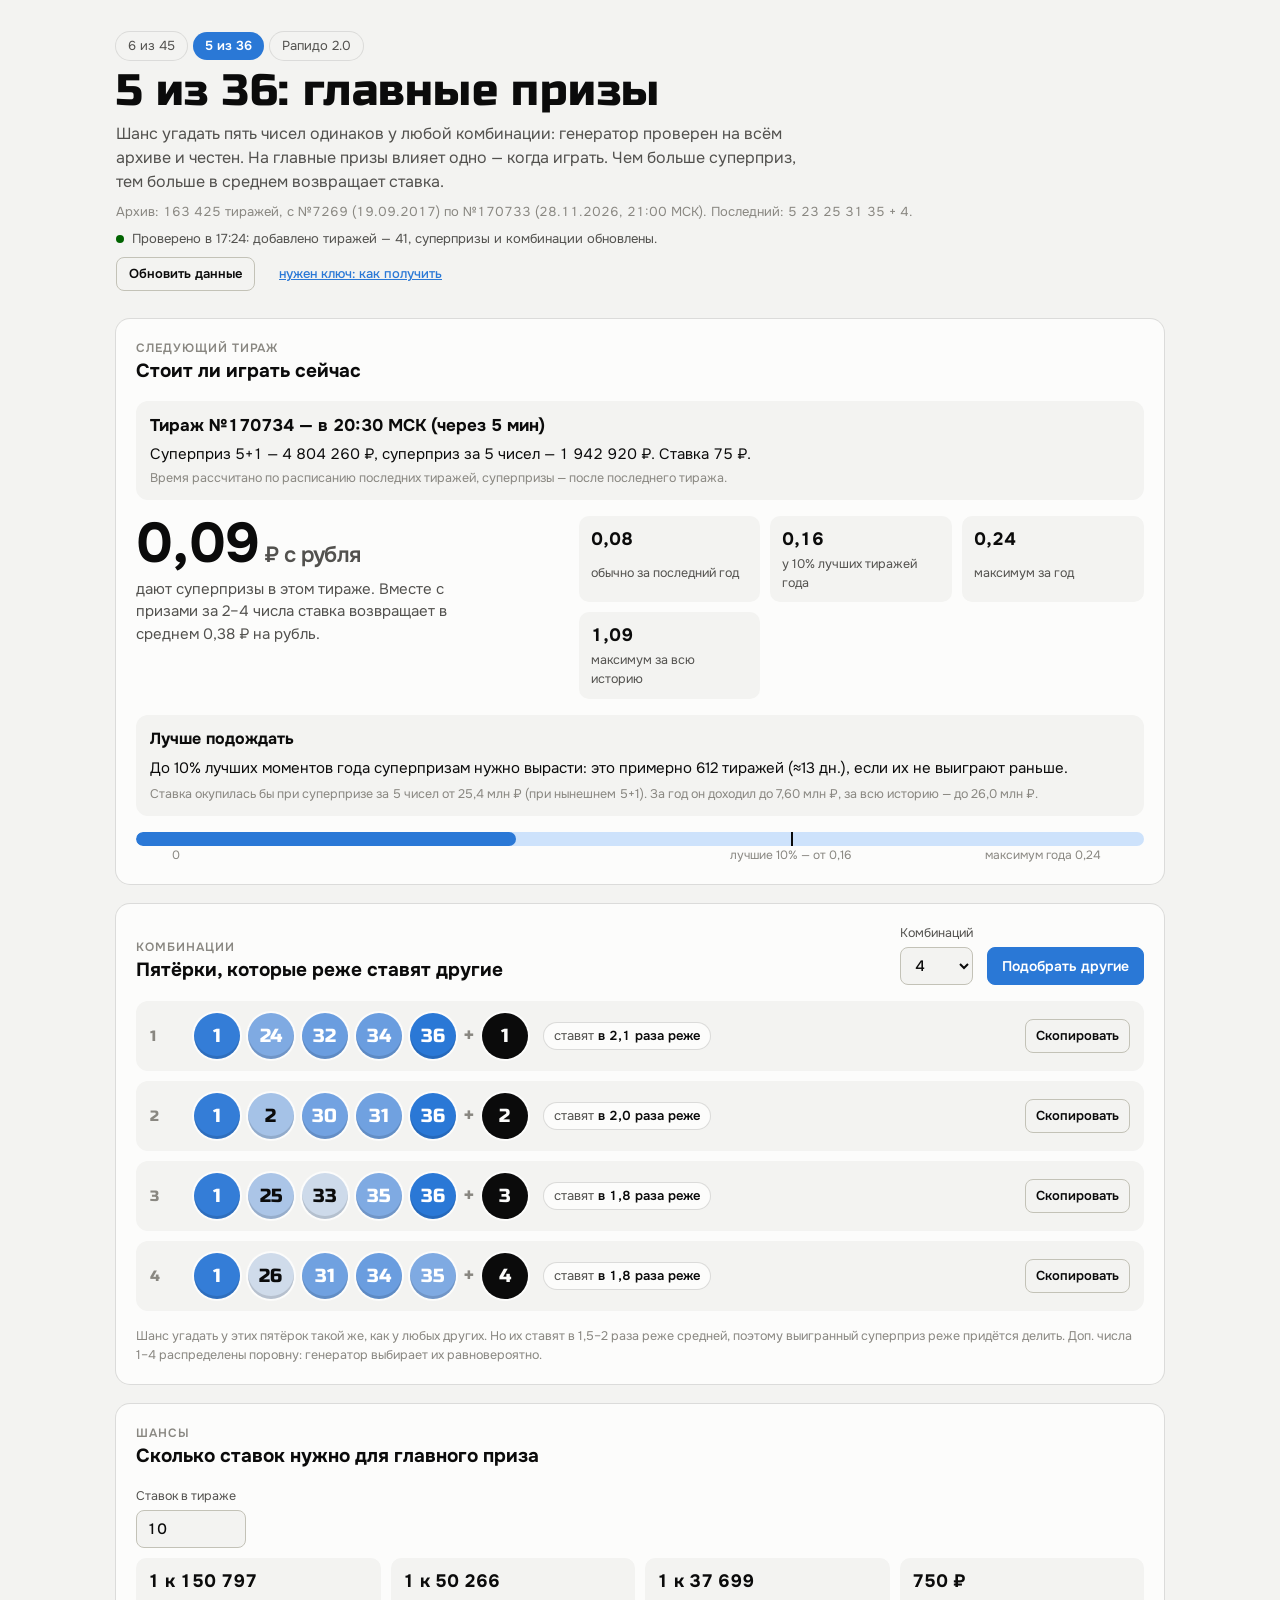
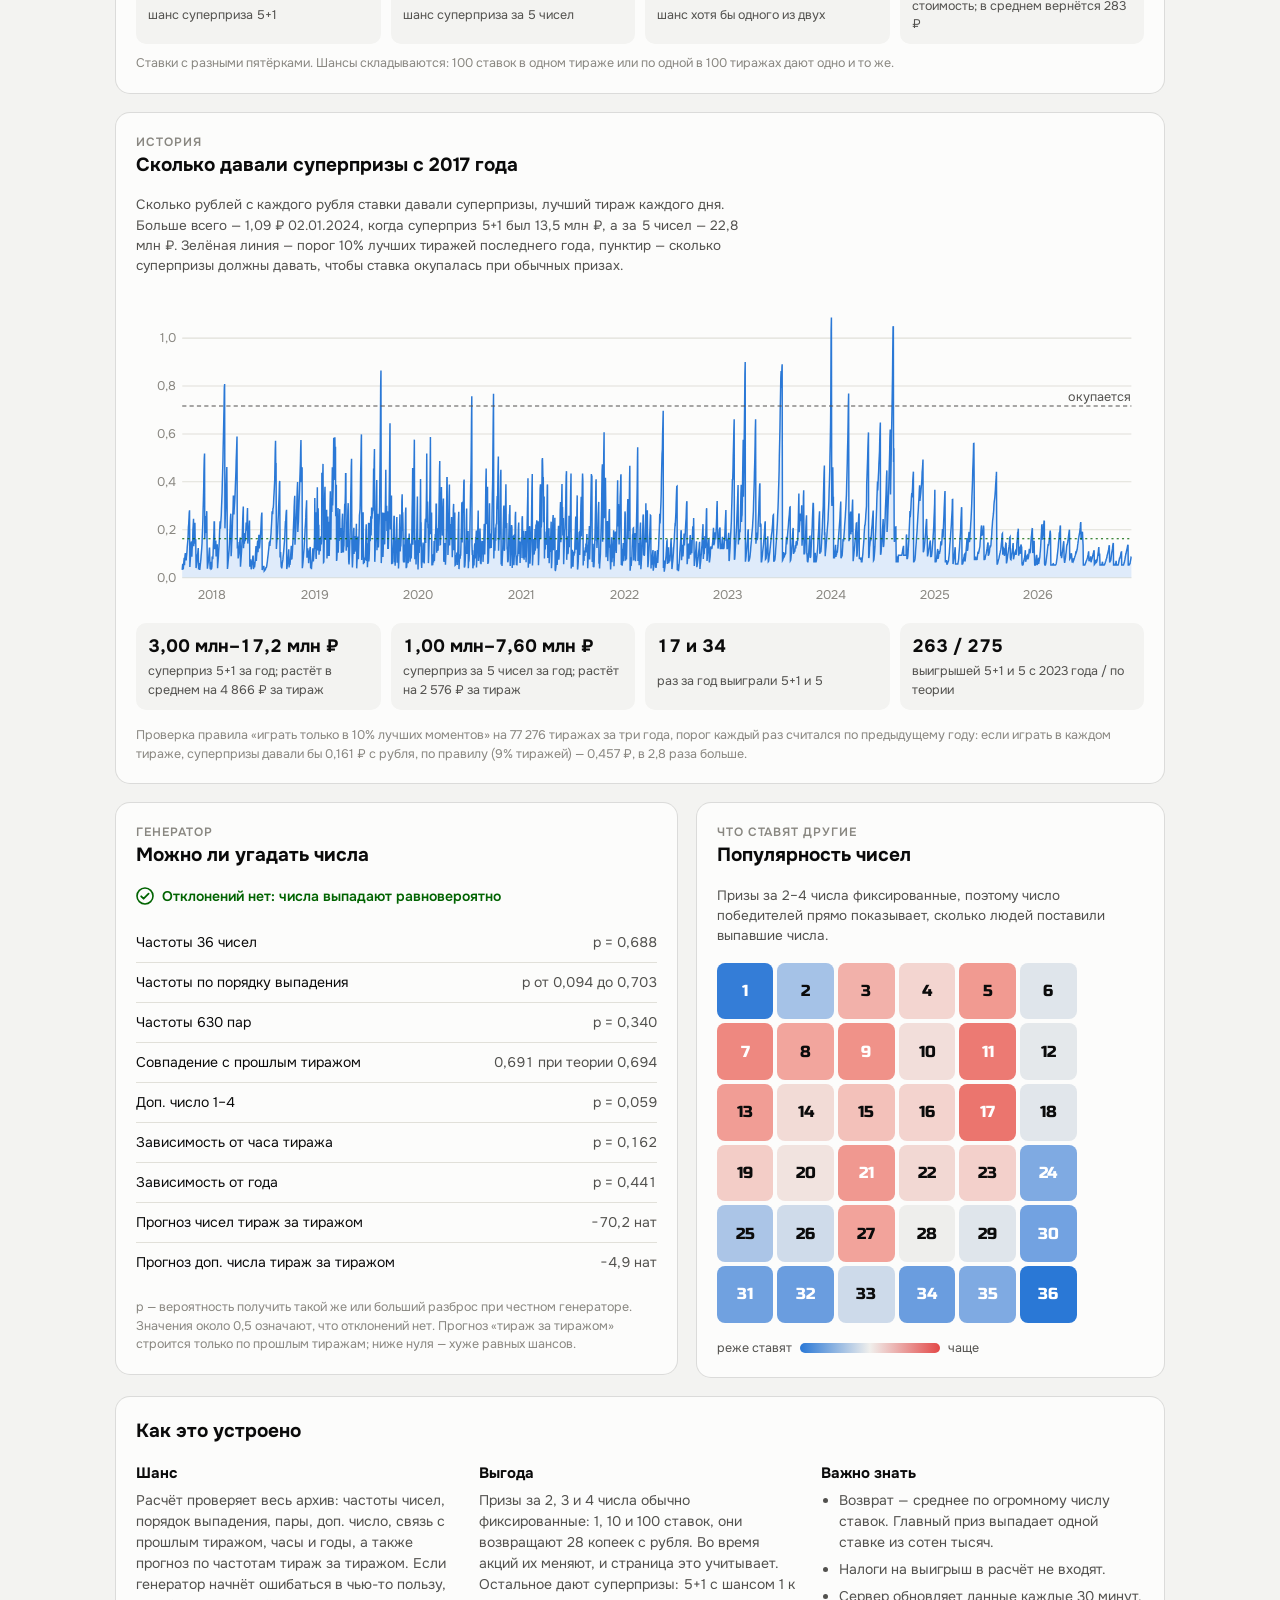
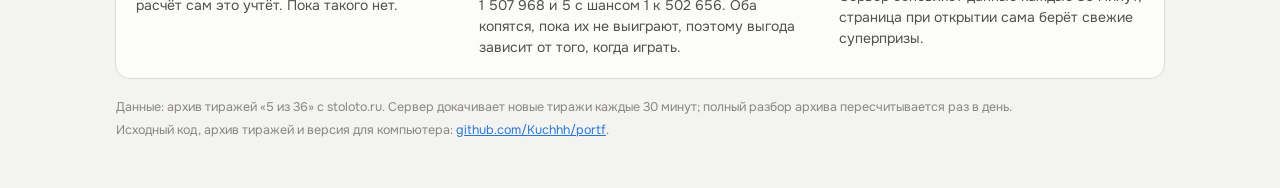
<file: 5x36/index.html>
<!doctype html>
<html lang="ru">
<head>
<meta charset="utf-8">
<meta name="viewport" content="width=device-width, initial-scale=1, viewport-fit=cover">
<title>5 из 36: главные призы</title>
<meta name="description" content="«5 из 36»: когда ставка на суперприз выгоднее всего, проверка генератора на всём архиве тиражей и комбинации, с которыми суперприз реже делят. Обновляется автоматически.">
<meta property="og:type" content="website">
<meta property="og:site_name" content="5 из 36: главные призы">
<meta property="og:title" content="5 из 36: главные призы">
<meta property="og:description" content="Когда ставка на суперприз «5 из 36» выгоднее всего, проверка генератора на всём архиве и комбинации, с которыми суперприз реже делят.">
<meta property="og:url" content="https://kuchhh.github.io/portf/5x36/">
<meta property="og:locale" content="ru_RU">
<link rel="icon" href="data:image/svg+xml,%3Csvg xmlns='http://www.w3.org/2000/svg' viewBox='0 0 32 32'%3E%3Ccircle cx='16' cy='16' r='15' fill='%23d6532a'/%3E%3Ctext x='16' y='21.5' font-family='Arial Black,Arial' font-size='14' font-weight='900' text-anchor='middle' fill='white'%3E36%3C/text%3E%3C/svg%3E">
<link rel="preconnect" href="https://fonts.googleapis.com">
<link rel="preconnect" href="https://fonts.gstatic.com" crossorigin>
<link rel="stylesheet" href="https://fonts.googleapis.com/css2?family=Onest:wght@400;500;600;700&family=Russo+One&display=swap">
<style>
  /* Layout: a betting slip on top (the combinations), then "when to play" with the next draw, the strategy for each
     payout mode, then the evidence — the crowd's number grid, the randomness checks and the walk-forward test. */
  :root {
    --plane: #f3f3f1;
    --surface: #fcfcfb;
    --ink: #0b0b0b;
    --ink-2: #52514e;
    --muted: #898781;
    --hair: #e1e0d9;
    --axis: #c3c2b7;
    --accent: #2a78d6;
    --accent-soft: #cde2fb;
    --accent-ink: #ffffff;
    --good-ink: #006300;
    --div-neg: #2a78d6;   /* rarely played */
    --div-mid: #f0efec;
    --div-pos: #e34948;   /* often played */
    --ring: rgba(11, 11, 11, 0.10);
    --f-display: "Russo One", "Arial Black", system-ui, sans-serif;
    --f-ui: "Onest", system-ui, -apple-system, "Segoe UI", sans-serif;
    color-scheme: light;
  }
  @media (prefers-color-scheme: dark) {
    :root:not([data-theme="light"]) {
      --plane: #0d0d0d; --surface: #1a1a19; --ink: #f0efec; --ink-2: #c3c2b7; --muted: #898781;
      --hair: #2c2c2a; --axis: #383835; --accent: #3987e5; --accent-soft: #184f95; --accent-ink: #ffffff; --good-ink: #0ca30c;
      --div-neg: #3987e5; --div-mid: #383835; --div-pos: #e66767; --ring: rgba(255, 255, 255, 0.10);
      color-scheme: dark;
    }
  }
  :root[data-theme="dark"] {
    --plane: #0d0d0d; --surface: #1a1a19; --ink: #f0efec; --ink-2: #c3c2b7; --muted: #898781;
    --hair: #2c2c2a; --axis: #383835; --accent: #3987e5; --accent-soft: #184f95; --accent-ink: #ffffff; --good-ink: #0ca30c;
    --div-neg: #3987e5; --div-mid: #383835; --div-pos: #e66767; --ring: rgba(255, 255, 255, 0.10);
    color-scheme: dark;
  }

  * { box-sizing: border-box; }
  [hidden] { display: none !important; }
  html { -webkit-text-size-adjust: 100%; }
  body { margin: 0; background: var(--plane); color: var(--ink); font-family: var(--f-ui); font-size: 15px; line-height: 1.5; }
  .page {
    max-width: 1080px; margin: 0 auto;
    padding-block: max(28px, env(safe-area-inset-top, 0px)) max(48px, env(safe-area-inset-bottom, 0px));
    padding-left: max(16px, env(safe-area-inset-left, 0px));
    padding-right: max(16px, env(safe-area-inset-right, 0px));
    display: grid; gap: 20px;
  }
  h1, h2, h3 { margin: 0; text-wrap: balance; }
  p { margin: 0; }
  .masthead { display: grid; gap: 8px; padding-block: 4px 8px; }
  .masthead h1 { font-family: var(--f-display); font-weight: 400; font-size: clamp(28px, 5vw, 44px); line-height: 1.05; letter-spacing: 0.01em; }
  .masthead .lede { color: var(--ink-2); max-width: 62ch; font-size: 16px; }
  .status { color: var(--muted); font-size: 13px; font-variant-numeric: tabular-nums; }
  .live { color: var(--ink-2); font-size: 13px; display: flex; align-items: center; gap: 8px; }
  .live::before { content: ""; width: 8px; height: 8px; border-radius: 50%; background: var(--muted); flex: none; }
  .live.ok::before { background: var(--good-ink); }

  .card { background: var(--surface); border-radius: 14px; box-shadow: 0 0 0 1px var(--ring); padding: 20px; display: grid; gap: 16px; min-width: 0; }
  .card h2 { font-size: 19px; font-weight: 700; }
  .eyebrow { font-size: 12px; font-weight: 600; letter-spacing: 0.08em; text-transform: uppercase; color: var(--muted); }
  .note { color: var(--ink-2); font-size: 13.5px; max-width: 70ch; }
  .small { color: var(--muted); font-size: 12.5px; }

  /* slip */
  .slip-head { display: flex; flex-wrap: wrap; align-items: end; justify-content: space-between; gap: 12px 20px; }
  .controls { display: flex; flex-wrap: wrap; align-items: end; gap: 10px 14px; }
  .field { display: grid; gap: 4px; font-size: 12.5px; color: var(--ink-2); }
  select, input[type="number"] {
    font: 500 15px var(--f-ui); color: var(--ink); background: var(--plane); border: 1px solid var(--axis);
    border-radius: 8px; padding: 7px 10px; min-height: 38px; font-variant-numeric: tabular-nums;
  }
  input[type="number"] { width: 110px; }
  button {
    font: 600 14px var(--f-ui); color: var(--ink); background: transparent; border: 1px solid var(--axis);
    border-radius: 8px; padding: 8px 14px; min-height: 38px; cursor: pointer;
  }
  button:hover { border-color: var(--muted); }
  button.primary { background: var(--accent); border-color: var(--accent); color: var(--accent-ink); }
  button.primary:hover { filter: brightness(1.07); }
  button:disabled { opacity: 0.6; cursor: progress; }
  :focus-visible { outline: 2px solid var(--accent); outline-offset: 2px; }

  .tickets { list-style: none; margin: 0; padding: 0; display: grid; gap: 10px; }
  .ticket {
    display: grid; grid-template-columns: 28px auto 1fr auto; align-items: center; gap: 10px 16px;
    padding: 12px 14px; border-radius: 12px; background: var(--plane);
  }
  .ticket .no { font-family: var(--f-display); color: var(--muted); font-size: 15px; }
  .balls { display: flex; gap: 8px; }
  .ball {
    width: 46px; height: 46px; border-radius: 50%; display: grid; place-items: center;
    font-family: var(--f-display); font-size: 19px; letter-spacing: 0.02em;
    box-shadow: inset 0 -3px 0 rgba(0, 0, 0, 0.12), 0 0 0 2px var(--surface);
  }
  .mults { display: flex; flex-wrap: wrap; gap: 6px; font-size: 13px; color: var(--ink-2); }
  .mults span { background: var(--surface); border-radius: 999px; padding: 3px 10px; box-shadow: 0 0 0 1px var(--ring); font-variant-numeric: tabular-nums; }
  .mults b { color: var(--ink); font-weight: 600; }
  .copy { padding: 6px 10px; min-height: 34px; font-size: 13px; }
  .legend-line { display: flex; flex-wrap: wrap; align-items: center; gap: 8px 12px; font-size: 12.5px; color: var(--ink-2); }
  .ramp-group { display: inline-flex; align-items: center; gap: 8px; white-space: nowrap; }
  .ramp { width: 140px; height: 10px; border-radius: 5px; }

  /* when to play */
  .mode-line { display: flex; flex-wrap: wrap; align-items: center; gap: 8px 12px; }
  .chip { display: inline-flex; align-items: center; gap: 6px; border-radius: 999px; padding: 4px 12px; font-size: 13px; font-weight: 600; background: var(--accent-soft); color: var(--ink); }
  .next { display: grid; gap: 4px; padding: 12px 14px; border-radius: 12px; background: var(--plane); font-variant-numeric: tabular-nums; }
  .next strong { font-size: 17px; }
  .when-top { display: grid; grid-template-columns: minmax(0, 1fr) minmax(0, 1.35fr); gap: 24px; align-items: start; }
  .hero-fig { display: grid; gap: 6px; align-content: start; }
  .hero-fig .big { font-size: 56px; font-weight: 700; line-height: 1; letter-spacing: -0.01em; }
  .hero-fig .big small { font-size: 22px; font-weight: 600; color: var(--ink-2); margin-left: 4px; }
  .hero-fig .what { color: var(--ink-2); max-width: 36ch; }
  .bars { display: grid; gap: 2px; position: relative; }
  .bar-row { display: grid; grid-template-columns: 48px 1fr 52px; align-items: center; gap: 10px; min-height: 26px; font-variant-numeric: tabular-nums; font-size: 13.5px; border-radius: 6px; }
  .bar-row .t { color: var(--ink-2); }
  .bar-row .v { text-align: right; color: var(--ink-2); }
  .bar-row.win .v { color: var(--ink); font-weight: 700; }
  .bar-row.next-slot .t { color: var(--ink); font-weight: 700; }
  .track { position: relative; height: 26px; }
  .track .bar { position: absolute; left: 0; top: 6px; height: 14px; background: var(--accent); border-radius: 0 4px 4px 0; }
  .track .ref { position: absolute; top: -2px; bottom: -2px; width: 1px; background: var(--ink-2); }
  .bar-row:hover .track .bar, .bar-row:focus-visible .track .bar { filter: brightness(1.12); }
  .bars-axis { display: grid; grid-template-columns: 48px 1fr 52px; gap: 10px; font-size: 12px; color: var(--muted); }
  .bars-axis .scale { position: relative; height: 18px; }
  .bars-axis .scale span { position: absolute; transform: translateX(-50%); white-space: nowrap; }
  .meter { position: relative; height: 14px; border-radius: 7px; background: var(--accent-soft); overflow: hidden; }
  .meter > div { position: absolute; inset: 0 auto 0 0; background: var(--accent); border-radius: 7px; }
  .rules { display: grid; gap: 4px; font-size: 13px; color: var(--ink-2); font-variant-numeric: tabular-nums; }

  /* strategy by mode */
  .modes { display: grid; gap: 10px; }
  .mode { display: grid; grid-template-columns: minmax(0, 0.9fr) minmax(0, 1.6fr); gap: 8px 20px; padding: 14px; border-radius: 12px; background: var(--plane); }
  .mode.current { box-shadow: inset 0 0 0 2px var(--accent); }
  .mode h3 { font-size: 15px; font-weight: 700; display: flex; flex-wrap: wrap; align-items: center; gap: 8px; }
  .mode .sign { color: var(--ink-2); font-size: 13.5px; }
  .mode ul { margin: 0; padding-left: 18px; display: grid; gap: 4px; color: var(--ink-2); font-size: 14px; }
  .mode ul b { color: var(--ink); }
  .badge { font-size: 11.5px; font-weight: 700; letter-spacing: 0.04em; text-transform: uppercase; background: var(--accent); color: var(--accent-ink); border-radius: 999px; padding: 2px 8px; }

  /* evidence columns */
  .cols { display: grid; grid-template-columns: minmax(0, 1.2fr) minmax(0, 1fr); gap: 20px; align-items: start; }
  .grid45 { display: grid; grid-template-columns: repeat(10, minmax(0, 1fr)); gap: 4px; max-width: 520px; }
  .cell {
    aspect-ratio: 1; max-width: 100%; border-radius: 8px; display: grid; place-items: center;
    font-family: var(--f-display); font-size: clamp(12px, 2.6vw, 16px); cursor: default;
  }
  .cell:hover, .cell:focus-visible { box-shadow: 0 0 0 2px var(--ink); }
  details { font-size: 13.5px; }
  summary { cursor: pointer; color: var(--accent); font-weight: 600; }
  .table-wrap { overflow-x: auto; margin-top: 8px; }
  table { border-collapse: collapse; font-size: 13px; font-variant-numeric: tabular-nums; width: 100%; }
  th, td { text-align: right; padding: 6px 8px; border-bottom: 1px solid var(--hair); white-space: nowrap; }
  th:first-child, td:first-child { text-align: left; }
  th { color: var(--muted); font-weight: 600; font-size: 12px; }
  tr.ours td { font-weight: 700; }
  .checks { display: grid; gap: 0; }
  .check { display: grid; grid-template-columns: 1fr auto; gap: 12px; padding: 9px 0; border-bottom: 1px solid var(--hair); font-size: 14px; }
  .check:last-child { border-bottom: 0; }
  .check .val { font-variant-numeric: tabular-nums; color: var(--ink-2); text-align: right; }
  .verdict { display: inline-flex; align-items: center; gap: 8px; font-weight: 600; font-size: 14px; color: var(--good-ink); }
  .verdict svg { flex: none; }

  /* history */
  .dots { display: grid; gap: 4px; }
  .dot-row { display: grid; grid-template-columns: minmax(150px, 220px) 1fr 66px; align-items: center; gap: 12px; min-height: 30px; font-size: 13.5px; border-radius: 6px; }
  .dot-row .lab { color: var(--ink-2); }
  .dot-row.ours .lab, .dot-row.ours .v { color: var(--ink); font-weight: 700; }
  .dot-row .v { text-align: right; font-variant-numeric: tabular-nums; color: var(--ink-2); }
  .plot { position: relative; height: 30px; }
  .plot .ci { position: absolute; top: 14px; height: 2px; background: var(--accent); border-radius: 1px; }
  .plot .pt { position: absolute; top: 9px; width: 12px; height: 12px; margin-left: -6px; border-radius: 50%; background: var(--accent); box-shadow: 0 0 0 2px var(--surface); }
  .plot .ref { position: absolute; top: 0; bottom: 0; width: 1px; background: var(--ink-2); }
  .dot-row:hover .pt, .dot-row:focus-visible .pt { transform: scale(1.25); }
  .dots-axis { display: grid; grid-template-columns: minmax(150px, 220px) 1fr 66px; gap: 12px; font-size: 12px; color: var(--muted); }
  .dots-axis .scale { position: relative; height: 18px; }
  .dots-axis .scale span { position: absolute; transform: translateX(-50%); }
  .progress { height: 6px; border-radius: 3px; background: var(--hair); overflow: hidden; }
  .progress > div { height: 100%; width: 0; background: var(--accent); border-radius: 3px; transition: width 0.2s; }
  .about { display: grid; grid-template-columns: repeat(auto-fit, minmax(260px, 1fr)); gap: 20px; }
  .about h3 { font-size: 15px; font-weight: 700; margin-bottom: 6px; }
  .about p, .about li { color: var(--ink-2); font-size: 14px; }
  .about ul { margin: 0; padding-left: 18px; display: grid; gap: 6px; }
  footer { color: var(--muted); font-size: 12.5px; display: grid; gap: 4px; }
  footer a, .about a { color: var(--accent); }

  .tip {
    position: fixed; z-index: 30; pointer-events: none; background: var(--surface); color: var(--ink);
    border-radius: 10px; box-shadow: 0 0 0 1px var(--ring), 0 8px 24px rgba(0, 0, 0, 0.18);
    padding: 8px 10px; font-size: 13px; line-height: 1.45; max-width: 260px; font-variant-numeric: tabular-nums;
  }
  .tip .tv { font-weight: 700; font-size: 15px; }
  .tip .tl { color: var(--ink-2); }

  @media (max-width: 820px) {
    .when-top, .cols, .mode { grid-template-columns: 1fr; }
  }
  @media (max-width: 560px) {
    .card { padding: 16px; }
    .ticket { grid-template-columns: 1fr auto; }
    .ticket .no { display: none; }
    .ticket .balls { grid-column: 1 / -1; }
    .ball { width: 40px; height: 40px; font-size: 17px; }
    .balls { gap: 6px; }
    .hero-fig .big { font-size: 48px; }
    .dot-row, .dots-axis { grid-template-columns: 112px 1fr 56px; gap: 8px; }
  }
  @media (prefers-reduced-motion: reduce) { .progress > div { transition: none; } }
</style>
<style>
  .nav { display: flex; flex-wrap: wrap; gap: 6px; font-size: 13px; }
  .nav a, .nav span { border-radius: 999px; padding: 4px 12px; text-decoration: none; box-shadow: 0 0 0 1px var(--ring); color: var(--ink-2); }
  .nav span { background: var(--accent); color: var(--accent-ink); box-shadow: none; font-weight: 600; }
  .ball.bonus { background: var(--ink); color: var(--surface); }
  .plus { font-family: var(--f-display); color: var(--muted); font-size: 18px; align-self: center; }
  .grid36 { display: grid; grid-template-columns: repeat(6, minmax(0, 1fr)); gap: 4px; max-width: 360px; }
  .verdict-box { display: grid; gap: 6px; padding: 12px 14px; border-radius: 12px; background: var(--plane); }
  .verdict-box strong { font-size: 16px; }
  .verdict-box.good { box-shadow: inset 0 0 0 2px var(--good-ink); }
  .kv { display: grid; grid-template-columns: repeat(auto-fit, minmax(150px, 1fr)); gap: 10px; }
  .kv div { padding: 10px 12px; border-radius: 10px; background: var(--plane); display: grid; gap: 2px; }
  .kv b { font-size: 18px; font-variant-numeric: tabular-nums; }
  .kv span { color: var(--ink-2); font-size: 12.5px; }
  .meter .mark { position: absolute; top: -3px; bottom: -3px; width: 2px; background: var(--ink); }
  .meter-axis { position: relative; height: 18px; font-size: 12px; color: var(--muted); }
  .meter-axis span { position: absolute; transform: translateX(-50%); white-space: nowrap; }
  .chart { width: 100%; height: auto; display: block; touch-action: pan-y; }
  .chart .ln { fill: none; stroke: var(--accent); stroke-width: 1.4; }
  .chart .area { fill: var(--accent-soft); opacity: 0.6; }
  .chart .gl { stroke: var(--hair); stroke-width: 1; }
  .chart .rf { stroke: var(--ink-2); stroke-width: 1; stroke-dasharray: 4 3; }
  .chart .q9 { stroke: var(--good-ink); stroke-width: 1; stroke-dasharray: 2 3; }
  .chart text { fill: var(--muted); font: 12px var(--f-ui); }
  .chart .lab { fill: var(--ink-2); }
  .chart .cur { fill: var(--accent); stroke: var(--surface); stroke-width: 2; }
  .chart .hair { stroke: var(--ink-2); stroke-width: 1; }
  .calc { display: grid; gap: 10px; }
  .calc-row { display: flex; flex-wrap: wrap; gap: 10px 14px; align-items: end; }
</style>
</head>
<body>
<main class="page">
  <header class="masthead">
    <nav class="nav" aria-label="Лотереи"><a href="../">6 из 45</a><span aria-current="page">5 из 36</span><a href="../rapido2/">Рапидо 2.0</a></nav>
    <h1>5 из 36: главные призы</h1>
    <p class="lede">Шанс угадать пять чисел одинаков у любой комбинации: генератор проверен на всём архиве и честен. На главные призы влияет одно — когда играть. Чем больше суперприз, тем больше в среднем возвращает ставка.</p>
    <p class="status" id="status"></p>
    <p class="live" id="live">Проверяю новые тиражи…</p>
    <div class="upd" id="upd"></div>
  </header>

  <section class="card" id="now" aria-labelledby="nowTitle">
    <div>
      <p class="eyebrow">Следующий тираж</p>
      <h2 id="nowTitle">Стоит ли играть сейчас</h2>
    </div>
    <div class="next" id="next"></div>
    <div class="when-top">
      <div class="hero-fig" id="hero"></div>
      <div class="kv" id="kv"></div>
    </div>
    <div class="verdict-box" id="verdict"></div>
    <div>
      <div class="meter" id="meter" role="img"><div></div><span class="mark"></span></div>
      <div class="meter-axis" id="meterAxis"></div>
    </div>
  </section>

  <section class="card" id="slip" aria-labelledby="slipTitle">
    <div class="slip-head">
      <div>
        <p class="eyebrow">Комбинации</p>
        <h2 id="slipTitle">Пятёрки, которые реже ставят другие</h2>
      </div>
      <form class="controls" id="controls">
        <label class="field">Комбинаций <select id="nTickets"></select></label>
        <button type="button" class="primary" id="reroll">Подобрать другие</button>
      </form>
    </div>
    <ol class="tickets" id="tickets"></ol>
    <p class="small" id="slipNote"></p>
  </section>

  <section class="card" id="odds" aria-labelledby="oddsTitle">
    <div>
      <p class="eyebrow">Шансы</p>
      <h2 id="oddsTitle">Сколько ставок нужно для главного приза</h2>
    </div>
    <div class="calc">
      <div class="calc-row">
        <label class="field">Ставок в тираже <input type="number" id="bets" min="1" max="1000000" step="1" value="10" inputmode="numeric"></label>
      </div>
      <div class="kv" id="calc"></div>
      <p class="small">Ставки с разными пятёрками. Шансы складываются: 100 ставок в одном тираже или по одной в 100 тиражах дают одно и то же.</p>
    </div>
  </section>

  <section class="card" id="history" aria-labelledby="historyTitle">
    <div>
      <p class="eyebrow">История</p>
      <h2 id="historyTitle">Сколько давали суперпризы с 2017 года</h2>
    </div>
    <p class="note" id="historyNote"></p>
    <svg class="chart" id="chart" viewBox="0 0 960 300" role="img" aria-labelledby="chartDesc"><desc id="chartDesc">Сколько рублей с рубля ставки давали суперпризы, лучший тираж каждого дня</desc></svg>
    <div class="kv" id="histKv"></div>
    <p class="small" id="timingNote"></p>
  </section>

  <div class="cols">
    <section class="card" id="random" aria-labelledby="randomTitle">
      <div>
        <p class="eyebrow">Генератор</p>
        <h2 id="randomTitle">Можно ли угадать числа</h2>
      </div>
      <p class="verdict" id="rverdict"></p>
      <div class="checks" id="checks"></div>
      <p class="small">p — вероятность получить такой же или больший разброс при честном генераторе. Значения около 0,5 означают, что отклонений нет. Прогноз «тираж за тиражом» строится только по прошлым тиражам; ниже нуля — хуже равных шансов.</p>
    </section>
    <section class="card" id="crowd" aria-labelledby="crowdTitle">
      <div>
        <p class="eyebrow">Что ставят другие</p>
        <h2 id="crowdTitle">Популярность чисел</h2>
      </div>
      <p class="note">Призы за 2–4 числа фиксированные, поэтому число победителей прямо показывает, сколько людей поставили выпавшие числа.</p>
      <div class="grid36" id="grid36" role="list"></div>
      <div class="legend-line"><span class="ramp-group"><span>реже ставят</span><span class="ramp" id="ramp"></span><span>чаще</span></span></div>
    </section>
  </div>

  <section class="card" aria-labelledby="aboutTitle">
    <h2 id="aboutTitle">Как это устроено</h2>
    <div class="about">
      <div>
        <h3>Шанс</h3>
        <p>Расчёт проверяет весь архив: частоты чисел, порядок выпадения, пары, доп. число, связь с прошлым тиражом, часы и годы, а также прогноз по частотам тираж за тиражом. Если генератор начнёт ошибаться в чью-то пользу, расчёт сам это учтёт. Пока такого нет.</p>
      </div>
      <div>
        <h3>Выгода</h3>
        <p>Призы за 2, 3 и 4 числа обычно фиксированные: 1, 10 и 100 ставок, они возвращают 28 копеек с рубля. Во время акций их меняют, и страница это учитывает. Остальное дают суперпризы: 5+1 с шансом 1 к 1 507 968 и 5 с шансом 1 к 502 656. Оба копятся, пока их не выиграют, поэтому выгода зависит от того, когда играть.</p>
      </div>
      <div>
        <h3>Важно знать</h3>
        <ul>
          <li>Возврат — среднее по огромному числу ставок. Главный приз выпадает одной ставке из сотен тысяч.</li>
          <li>Налоги на выигрыш в расчёт не входят.</li>
          <li>Сервер обновляет данные каждые 30 минут, страница при открытии сама берёт свежие суперпризы.</li>
        </ul>
      </div>
    </div>
  </section>

  <footer>
    <p id="dataNote"></p>
    <p>Исходный код, архив тиражей и версия для компьютера: <a href="https://github.com/Kuchhh/portf">github.com/Kuchhh/portf</a>.</p>
  </footer>
</main>
<div class="tip" id="tip" hidden></div>
<script>
(() => {
  'use strict';
  const INIT = {"first":{"n":7269,"date":"2017-09-19 12:00"},"randomness":{"draws":163384,"freq_p":0.6879,"min_count":22384,"max_count":22947,"expected":22692.2222,"pos_p":[0.7027536017417519,0.6372866688327927,0.09385361891275022,0.6488063387401564,0.16033023362711282],"pairs_p":0.3398,"overlap_mean":0.6907,"overlap_expected":0.6944,"overlap_z":-2.0885,"bonus_counts":[40898,41124,40972,40390],"bonus_p":0.0592,"bonus_repeat":0.2499,"bonus_repeat_z":-0.0728,"hour_p":0.1624,"year_p":0.4408},"bias":{"passed":false,"main":-70.1786,"bonus":-4.9061,"p_main":[0.0,1.0,1.0,1.0,1.0,1.0,1.0,1.0,1.0,1.0,1.0,1.0,1.0,1.0,1.0,1.0,1.0,1.0,1.0,1.0,1.0,1.0,1.0,1.0,1.0,1.0,1.0,1.0,1.0,1.0,1.0,1.0,1.0,1.0,1.0,1.0,1.0],"p_bonus":[0.0,1.0,1.0,1.0,1.0]},"crowd":{"q":[1.0,0.8369,0.9293,1.0773,1.0319,1.1068,0.9832,1.1299,1.0928,1.1182,1.0216,1.1482,0.9897,1.1034,1.0236,1.0574,1.034,1.1538,0.9848,1.0424,1.0143,1.1096,1.0275,1.038,0.8953,0.9357,0.9685,1.095,0.9977,0.9826,0.8839,0.8836,0.8779,0.9677,0.8776,0.8966,0.8303],"norm":1.0207038669298103,"beta3":[-0.0911,-0.0423,0.0401,0.014,0.0538,-0.013,0.0625,0.045,0.0623,0.0095,0.0736,-0.0022,0.0586,0.0142,0.0311,0.0151,0.0707,-0.0027,0.0226,0.0098,0.0522,0.0103,0.0192,-0.0604,-0.0315,-0.0175,0.0498,-0.0027,-0.011,-0.0675,-0.0673,-0.0668,-0.0156,-0.0713,-0.0543,-0.0972],"beta2":[-0.0564,-0.0205,0.0225,0.0111,0.0311,-0.0029,0.0387,0.0284,0.0325,0.0076,0.0422,-0.005,0.0265,0.0061,0.0163,0.0117,0.0467,-0.0078,0.0124,0.0031,0.0335,0.0106,0.0117,-0.0329,-0.0225,-0.0095,0.0269,0.0001,-0.0044,-0.0366,-0.0369,-0.0411,-0.0111,-0.0388,-0.0355,-0.0577]},"hist":{"year_draws":21503,"m_median":0.0797,"m_q90":0.1621,"m_max_year":0.2377,"m_max_ever":1.0857,"sp1_min":3000000,"sp1_max":17166021,"sp1_median":3551880,"sp1_max_ever":50176693,"sp2_min":1000000,"sp2_max":7601220,"sp2_median":1253126,"sp2_max_ever":26037700,"sp1_step":1260,"sp1_step_mean":4865.8207,"sp2_step":810,"sp2_step_mean":2575.6886,"wins5_year":34,"wins51_year":17,"check_from":"2023-01-01","check_bets":103819818,"check_exp":275.39,"check_obs":263},"timing":{"draws":77276,"every":0.1612,"chosen":0.4567,"share":0.0893,"above1":78},"series":[["2017-09-19",0.0326,3000000,312600,80],["2017-09-20",0.0483,3000000,943400,80],["2017-09-21",0.0579,3000000,1326660,80],["2017-09-22",0.04,3000000,606540,80],["2017-09-23",0.0388,3000000,560500,80],["2017-09-24",0.0519,3014620,1081420,80],["2017-09-25",0.068,3500600,1567400,80],["2017-09-26",0.0829,3951260,2018060,80],["2017-09-27",0.0517,4522300,571040,80],["2017-09-28",0.0734,5175700,1224440,80],["2017-09-29",0.0935,5783820,1832560,80],["2017-09-30",0.1021,5891380,2141940,80],["2017-10-01",0.08,6981400,888200,80],["2017-10-02",0.0843,7209240,987220,80],["2017-10-03",0.0721,3000000,1900620,80],["2017-10-04",0.0857,3000000,2446360,80],["2017-10-05",0.0968,3000000,2892440,80],["2017-10-06",0.1123,3000000,3514700,80],["2017-10-07",0.1271,3000000,4111520,80],["2017-10-08",0.1419,3000000,4706800,80],["2017-10-09",0.1563,3000000,5284100,80],["2017-10-10",0.1813,3244120,6209640,80],["2017-10-11",0.2103,4252680,7038540,80],["2017-10-12",0.2249,3000000,8043740,80],["2017-10-13",0.2514,3000000,9110460,80],["2017-10-14",0.27,3000000,9856120,80],["2017-10-15",0.2811,3000000,10305680,80],["2017-10-16",0.0446,3659560,572080,80],["2017-10-17",0.0606,4143960,1056480,80],["2017-10-18",0.0774,4648540,1561060,80],["2017-10-19",0.1001,5333260,2245780,80],["2017-10-20",0.1218,5989880,2902400,80],["2017-10-21",0.1451,6690700,3603220,80],["2017-10-22",0.1507,6783500,3800020,80],["2017-10-23",0.0872,7794220,906720,80],["2017-10-24",0.1135,8587320,1699820,80],["2017-10-25",0.1351,9238860,2351360,80],["2017-10-26",0.1636,10100580,3213080,80],["2017-10-27",0.1982,11144400,4256900,80],["2017-10-28",0.2211,11834940,4947440,80],["2017-10-29",0.246,12499640,5725240,80],["2017-10-30",0.1309,13406940,794200,80],["2017-10-31",0.1573,14202840,1590100,80],["2017-11-01",0.1883,15139180,2526440,80],["2017-11-02",0.2207,16115720,3502980,80],["2017-11-03",0.2293,16500840,3719280,80],["2017-11-04",0.1411,3000000,4673280,80],["2017-11-05",0.157,3000000,5311980,80],["2017-11-06",0.157,3000000,5311980,80],["2017-11-07",0.04,3000000,608900,80],["2017-11-08",0.0488,3000000,961560,80],["2017-11-09",0.0558,3000000,1244800,80],["2017-11-10",0.0657,3050380,1626500,80],["2017-11-11",0.0783,3428080,2004200,80],["2017-11-12",0.0956,3951380,2527500,80],["2017-11-13",0.1002,3000000,3028640,80],["2017-11-14",0.1151,3000000,3626660,80],["2017-11-15",0.1237,3000000,3975660,80],["2017-11-16",0.0339,3000000,364040,80],["2017-11-17",0.0428,3000000,721400,80],["2017-11-18",0.0504,3000000,1026980,80],["2017-11-19",0.0609,3000000,1448000,80],["2017-11-20",0.0317,3000000,274320,80],["2017-11-21",0.0434,3312680,640320,80],["2017-11-22",0.0518,3000000,1082560,80],["2017-11-23",0.0648,3000000,1604420,80],["2017-11-24",0.0773,3000000,2108880,80],["2017-11-25",0.0906,3000000,2642960,80],["2017-11-26",0.1061,3000000,3266240,80],["2017-11-27",0.1226,3182900,3868500,80],["2017-11-28",0.1445,3845080,4530680,80],["2017-11-29",0.1734,4714600,5400200,80],["2017-11-30",0.204,5638800,6324400,80],["2017-12-01",0.2427,6804920,7490520,80],["2017-12-02",0.2813,7968260,8653860,80],["2017-12-03",0.3262,9323540,10009140,80],["2017-12-04",0.3804,10957300,11642900,80],["2017-12-05",0.4431,12850480,13536080,80],["2017-12-06",0.496,14444920,15130520,80],["2017-12-07",0.5183,14746380,15927500,80],["2017-12-08",0.1623,16326840,1084940,80],["2017-12-09",0.1941,17284780,2042880,80],["2017-12-10",0.2258,18241600,2999700,80],["2017-12-11",0.257,19152160,3951540,80],["2017-12-12",0.187,20034640,841200,80],["2017-12-13",0.2161,20912440,1719000,80],["2017-12-14",0.2527,22015860,2822420,80],["2017-12-15",0.2774,22919440,3516640,80],["2017-12-16",0.1294,3000000,4202440,80],["2017-12-17",0.0369,3000000,485580,80],["2017-12-18",0.045,3000000,810340,80],["2017-12-19",0.056,3000000,1251200,80],["2017-12-20",0.0646,3000000,1598940,80],["2017-12-21",0.0761,3000000,2061180,80],["2017-12-22",0.0869,3000000,2495200,80],["2017-12-23",0.1035,3479180,3002740,80],["2017-12-24",0.1226,3984640,3603560,80],["2017-12-25",0.1226,3984640,3603560,80],["2017-12-26",0.0564,4758880,680760,80],["2017-12-27",0.0348,3000000,398980,80],["2017-12-28",0.043,3000000,730460,80],["2017-12-29",0.0567,3000000,1281440,80],["2017-12-30",0.066,3000000,1655780,80],["2017-12-31",0.0364,3000000,465700,80],["2018-01-01",0.0375,3000000,508140,80],["2018-01-02",0.0465,3000000,870100,80],["2018-01-03",0.0847,4012020,2069000,80],["2018-01-04",0.0847,4012020,2069000,80],["2018-01-05",0.0767,5455440,1264960,80],["2018-01-06",0.0978,6092960,1902480,80],["2018-01-07",0.1271,6976180,2785700,80],["2018-01-08",0.1573,7887400,3696920,80],["2018-01-09",0.1884,8825300,4634820,80],["2018-01-10",0.2322,9971720,6014860,80],["2018-01-11",0.2322,9971720,6014860,80],["2018-01-12",0.1185,11535500,918940,80],["2018-01-13",0.1412,12221920,1605360,80],["2018-01-14",0.1466,12293440,1798860,80],["2018-01-15",0.1465,13730520,1315100,80],["2018-01-16",0.1547,14109800,1515620,80],["2018-01-17",0.0881,3000000,2540960,80],["2018-01-18",0.1017,3000000,3087900,80],["2018-01-19",0.114,3000000,3583760,80],["2018-01-20",0.13,3000000,4228320,80],["2018-01-21",0.1388,3000000,4582000,80],["2018-01-22",0.0391,3345420,457800,80],["2018-01-23",0.0552,3830020,942400,80],["2018-01-24",0.0697,4268720,1381100,80],["2018-01-25",0.0899,4877200,1989580,80],["2018-01-26",0.1082,5428480,2540860,80],["2018-01-27",0.1271,5998880,3111260,80],["2018-01-28",0.1506,6708260,3820640,80],["2018-01-29",0.1775,7518380,4630760,80],["2018-01-30",0.2106,8518100,5630480,80],["2018-01-31",0.2352,9318020,6353880,80],["2018-02-01",0.2043,3000000,7216400,80],["2018-02-02",0.2223,3000000,7937400,80],["2018-02-03",0.2395,3000000,8631140,80],["2018-02-04",0.2601,3020340,9450740,80],["2018-02-05",0.2888,3886260,10316660,80],["2018-02-06",0.3207,4847880,11278280,80],["2018-02-07",0.3559,5911040,12341440,80],["2018-02-08",0.3962,7126340,13556740,80],["2018-02-09",0.4426,8525820,14956220,80],["2018-02-10",0.4889,9922000,16352400,80],["2018-02-11",0.5396,11452540,17882940,80],["2018-02-12",0.5954,13133640,19564040,80],["2018-02-13",0.6586,15041020,21471420,80],["2018-02-14",0.7281,17136840,23567240,80],["2018-02-15",0.7913,19043160,25473560,80],["2018-02-16",0.8087,19445700,26037700,80],["2018-02-17",0.2058,20913560,1306260,80],["2018-02-18",0.2352,21798120,2190820,80],["2018-02-19",0.27,22847280,3239980,80],["2018-02-20",0.3039,23870600,4263300,80],["2018-02-21",0.34,24960640,5353340,80],["2018-02-22",0.386,26346840,6739540,80],["2018-02-23",0.4357,27846000,8238700,80],["2018-02-24",0.462,28510940,9076140,80],["2018-02-25",0.2806,29976460,1293021,80],["2018-02-26",0.0361,3000000,450260,80],["2018-02-27",0.048,3000000,931140,80],["2018-02-28",0.0582,3000000,1338680,80],["2018-03-01",0.0738,3000000,1968720,80],["2018-03-02",0.0878,3000000,2530780,80],["2018-03-03",0.1008,3040262,3040260,80],["2018-03-04",0.1178,3553942,3553940,80],["2018-03-05",0.141,4252782,4252780,80],["2018-03-06",0.1664,5019882,5019880,80],["2018-03-07",0.1946,5867622,5867620,80],["2018-03-08",0.2266,6835462,6835460,80],["2018-03-09",0.2497,7529942,7529940,80],["2018-03-10",0.2671,7917902,8103180,80],["2018-03-11",0.0892,8767922,664740,80],["2018-03-12",0.1103,9403962,1300780,80],["2018-03-13",0.1391,10273882,2170700,80],["2018-03-14",0.1637,11013322,2910140,80],["2018-03-15",0.2002,12114662,4011480,80],["2018-03-16",0.2343,13144422,5041240,80],["2018-03-17",0.2628,14003102,5899920,80],["2018-03-18",0.2997,15116022,7012840,80],["2018-03-19",0.3401,16462682,8190580,80],["2018-03-20",0.3401,16462682,8190580,80],["2018-03-21",0.2634,3000000,9593160,80],["2018-03-22",0.285,3000000,10461960,80],["2018-03-23",0.3042,3000000,11232520,80],["2018-03-24",0.3251,3534760,11894260,80],["2018-03-25",0.3525,4361300,12720800,80],["2018-03-26",0.378,5129780,13489280,80],["2018-03-27",0.4125,6171220,14530720,80],["2018-03-28",0.448,7241980,15601480,80],["2018-03-29",0.4856,8376040,16735540,80],["2018-03-30",0.5228,9496440,17855940,80],["2018-03-31",0.5622,10684740,19044240,80],["2018-04-01",0.5887,11368020,19882740,80],["2018-04-02",0.1208,12284600,761360,80],["2018-04-03",0.1406,12883940,1360700,80],["2018-04-04",0.1491,13221160,1587300,80],["2018-04-05",0.0803,3000000,2230800,80],["2018-04-06",0.0905,3000000,2639100,80],["2018-04-07",0.1006,3000000,3046560,80],["2018-04-08",0.1115,3000000,3484460,80],["2018-04-09",0.1249,3000000,4022700,80],["2018-04-10",0.1379,3000000,4544660,80],["2018-04-11",0.1539,3368280,5066200,80],["2018-04-12",0.1675,3777160,5475080,80],["2018-04-13",0.0453,4173120,432000,80],["2018-04-14",0.0579,4550720,809600,80],["2018-04-15",0.0748,5061700,1320580,80],["2018-04-16",0.0934,5622940,1881820,80],["2018-04-17",0.1155,6287860,2546740,80],["2018-04-18",0.138,6967800,3226680,80],["2018-04-19",0.1611,7664420,3923300,80],["2018-04-20",0.2035,8943960,5202840,80],["2018-04-21",0.2381,9987060,6245940,80],["2018-04-22",0.2693,10928200,7187080,80],["2018-04-23",0.2969,11620920,8065320,80],["2018-04-24",0.1226,12551860,745420,80],["2018-04-25",0.1467,13278960,1472520,80],["2018-04-26",0.1607,13611320,1926860,80],["2018-04-27",0.141,14551440,818140,80],["2018-04-28",0.1651,15278300,1545000,80],["2018-04-29",0.1865,15836060,2220240,80],["2018-04-30",0.152,16548820,595280,80],["2018-05-01",0.1722,17158600,1205060,80],["2018-05-02",0.1963,17886760,1933220,80],["2018-05-03",0.2267,18733100,2872420,80],["2018-05-04",0.2267,18733100,2872420,80],["2018-05-05",0.196,20031460,1205500,80],["2018-05-06",0.227,20966980,2141020,80],["2018-05-07",0.2596,21949500,3123540,80],["2018-05-08",0.2901,23002940,3998860,80],["2018-05-09",0.142,3000000,4708420,80],["2018-05-10",0.155,3000000,5232760,80],["2018-05-11",0.169,3000000,5795280,80],["2018-05-12",0.1808,3000000,6269460,80],["2018-05-13",0.1948,3000000,6834380,80],["2018-05-14",0.2163,3391020,7568000,80],["2018-05-15",0.2379,3959380,8247520,80],["2018-05-16",0.0458,4432740,362200,80],["2018-05-17",0.0554,4723360,652820,80],["2018-05-18",0.07,5163900,1093360,80],["2018-05-19",0.0766,5423900,1270440,80],["2018-05-20",0.0639,3000000,1569920,80],["2018-05-21",0.0352,3000000,417220,80],["2018-05-22",0.0405,3000000,628780,80],["2018-05-23",0.0507,3000000,1039120,80],["2018-05-24",0.0583,3000000,1342840,80],["2018-05-25",0.0683,3000000,1747340,80],["2018-05-26",0.0787,3000000,2165120,80],["2018-05-27",0.0889,3000000,2576300,80],["2018-05-28",0.0889,3000000,2576300,80],["2018-05-29",0.0356,3000000,432200,80],["2018-05-30",0.042,3000000,688620,80],["2018-05-31",0.052,3231320,1012400,80],["2018-06-01",0.0664,3602840,1469440,80],["2018-06-02",0.0426,4050280,361920,80],["2018-06-03",0.0545,4408680,720320,80],["2018-06-04",0.0709,4903600,1215240,80],["2018-06-05",0.0894,5461480,1773120,80],["2018-06-06",0.113,6175180,2486820,80],["2018-06-07",0.1321,6693700,3079840,80],["2018-06-08",0.0694,7169440,401240,80],["2018-06-09",0.0853,7648780,880580,80],["2018-06-10",0.1006,8110620,1342420,80],["2018-06-11",0.1177,8625720,1857520,80],["2018-06-12",0.1404,9311760,2543560,80],["2018-06-13",0.1545,9696800,2982360,80],["2018-06-14",0.1055,10494000,743440,80],["2018-06-15",0.1264,11123740,1373180,80],["2018-06-16",0.1514,11879280,2128720,80],["2018-06-17",0.1764,12729340,2848980,80],["2018-06-18",0.1764,12729340,2848980,80],["2018-06-19",0.1213,3000000,3879760,80],["2018-06-20",0.1341,3000000,4391560,80],["2018-06-21",0.1495,3000000,5010520,80],["2018-06-22",0.1658,3000000,5668480,80],["2018-06-23",0.1816,3243700,6222480,80],["2018-06-24",0.2,3798060,6776840,80],["2018-06-25",0.2206,4417780,7396560,80],["2018-06-26",0.2504,5316680,8295460,80],["2018-06-27",0.2664,5879200,8754480,80],["2018-06-28",0.2714,3000000,9912320,80],["2018-06-29",0.0314,3000000,262960,80],["2018-06-30",0.0387,3000000,554580,80],["2018-07-01",0.0409,3000000,645767,80],["2018-07-02",0.0428,3000000,720292,80],["2018-07-03",0.0443,3000000,782351,80],["2018-07-04",0.0467,3000000,877446,80],["2018-07-05",0.0467,3000000,877446,80],["2018-07-06",0.0274,3000000,101937,80],["2018-07-07",0.0289,3000000,163339,80],["2018-07-08",0.0303,3000000,217449,80],["2018-07-09",0.0318,3000000,276811,80],["2018-07-10",0.0334,3000000,342883,80],["2018-07-11",0.0354,3026707,412732,80],["2018-07-12",0.0415,3539712,487148,80],["2018-07-13",0.0415,3539712,487148,80],["2018-07-14",0.0425,4675192,150379,80],["2018-07-15",0.0493,5259196,230016,80],["2018-07-16",0.0583,6032399,335452,80],["2018-07-17",0.0679,6854143,447508,80],["2018-07-18",0.0768,7614850,551241,80],["2018-07-19",0.0872,8500728,672043,80],["2018-07-20",0.0975,9386677,792854,80],["2018-07-21",0.1075,10237954,908937,80],["2018-07-22",0.1187,11201413,1040318,80],["2018-07-23",0.1328,12407471,1204780,80],["2018-07-24",0.1462,13551260,1360752,80],["2018-07-25",0.1486,13681676,1416058,80],["2018-07-26",0.1319,15342024,188889,80],["2018-07-27",0.1441,16384859,331094,80],["2018-07-28",0.1567,17466098,478536,80],["2018-07-29",0.1689,18513157,621316,80],["2018-07-30",0.185,19889829,809044,80],["2018-07-31",0.2028,21417826,1017408,80],["2018-08-01",0.2235,23184584,1258329,80],["2018-08-02",0.2494,25403909,1560964,80],["2018-08-03",0.2738,27393554,1880928,80],["2018-08-04",0.2738,27393554,1880928,80],["2018-08-05",0.2643,30686021,400324,80],["2018-08-06",0.2888,32750642,696888,80],["2018-08-07",0.2906,34419826,212592,80],["2018-08-08",0.3084,35941099,420038,80],["2018-08-09",0.3323,37991006,699571,80],["2018-08-10",0.354,39851150,953227,80],["2018-08-11",0.3801,42078114,1256904,80],["2018-08-12",0.4071,44396773,1573084,80],["2018-08-13",0.4571,45802885,3114172,80],["2018-08-14",0.5305,47413429,5529988,80],["2018-08-15",0.5719,48084021,6969461,80],["2018-08-16",0.4758,50176693,2406744,80],["2018-08-17",0.4758,50176693,2406744,80],["2018-08-18",0.1193,3000000,3798480,80],["2018-08-19",0.1339,3000000,4383552,80],["2018-08-20",0.1516,3000000,5097552,80],["2018-08-21",0.1692,3000000,5805336,80],["2018-08-22",0.1876,3000000,6544488,80],["2018-08-23",0.2106,3144160,7421664,80],["2018-08-24",0.2374,3731344,8302440,80],["2018-08-25",0.2641,4316080,9179544,80],["2018-08-26",0.2912,4912064,10073520,80],["2018-08-27",0.3207,5559408,11044536,80],["2018-08-28",0.3555,6322752,12189552,80],["2018-08-29",0.3926,7136640,13410384,80],["2018-08-30",0.4036,7280192,13801488,80],["2018-08-31",0.0843,7901168,755688,80],["2018-09-01",0.0989,8221360,1235976,80],["2018-09-02",0.1072,8347568,1527192,80],["2018-09-03",0.0751,8580448,159816,80],["2018-09-04",0.0461,3000000,853896,80],["2018-09-05",0.0461,3000000,853896,80],["2018-09-06",0.038,3000000,527064,80],["2018-09-07",0.0486,3000000,952488,80],["2018-09-08",0.0578,3000000,1322520,80],["2018-09-09",0.0662,3000000,1662528,80],["2018-09-10",0.0749,3000000,2012328,80],["2018-09-11",0.0865,3000000,2479992,80],["2018-09-12",0.0977,3000000,2928168,80],["2018-09-13",0.1121,3000000,3508728,80],["2018-09-14",0.124,3051360,3970560,80],["2018-09-15",0.1406,3414528,4515312,80],["2018-09-16",0.1571,3775856,5057304,80],["2018-09-17",0.1785,4245424,5761656,80],["2018-09-18",0.205,4826880,6633840,80],["2018-09-19",0.2332,5548512,7528800,80],["2018-09-20",0.2332,5548512,7528800,80],["2018-09-21",0.2566,3000000,9316896,80],["2018-09-22",0.2756,3000000,10081200,80],["2018-09-23",0.283,3000000,10380720,80],["2018-09-24",0.0356,3000000,429672,80],["2018-09-25",0.044,3000000,769224,80],["2018-09-26",0.0532,3000000,1138872,80],["2018-09-27",0.0622,3000000,1502424,80],["2018-09-28",0.0725,3042704,1899624,80],["2018-09-29",0.0869,3358816,2373792,80],["2018-09-30",0.1035,3723856,2921352,80],["2018-10-01",0.1182,4003792,3419712,80],["2018-10-02",0.0423,4246512,285624,80],["2018-10-03",0.0556,4537616,722280,80],["2018-10-04",0.0688,4780960,1171056,80],["2018-10-05",0.0531,5121168,426552,80],["2018-10-06",0.0658,5401296,846744,80],["2018-10-07",0.0791,5691520,1282080,80],["2018-10-08",0.0978,6103280,1899720,80],["2018-10-09",0.1175,6534336,2546304,80],["2018-10-10",0.1324,6799120,3056160,80],["2018-10-11",0.0781,7287584,710928,80],["2018-10-12",0.0786,7735488,580944,80],["2018-10-13",0.0969,8137536,1184016,80],["2018-10-14",0.1129,8488832,1710960,80],["2018-10-15",0.1385,9050368,2553264,80],["2018-10-16",0.1656,9644608,3444624,80],["2018-10-17",0.1955,10300496,4428456,80],["2018-10-18",0.2263,10976032,5441760,80],["2018-10-19",0.2581,11673344,6487728,80],["2018-10-20",0.2901,12374928,7540104,80],["2018-10-21",0.3231,13099104,8626368,80],["2018-10-22",0.3417,13506704,9237768,80],["2018-10-23",0.1377,13961824,883320,80],["2018-10-24",0.1591,14432176,1588848,80],["2018-10-25",0.1853,15004944,2448000,80],["2018-10-26",0.2073,15488864,3173880,80],["2018-10-27",0.2344,16081776,4063248,80],["2018-10-28",0.2608,16661664,4933080,80],["2018-10-29",0.2929,17365264,5988480,80],["2018-10-30",0.3317,18218080,7267704,80],["2018-10-31",0.3721,19102560,8594424,80],["2018-11-01",0.3995,19594992,9535176,80],["2018-11-02",0.1908,20326672,895416,80],["2018-11-03",0.2147,20851248,1682280,80],["2018-11-04",0.2369,21338048,2412480,80],["2018-11-05",0.2665,21987872,3387216,80],["2018-11-06",0.2997,22716592,4480296,80],["2018-11-07",0.3359,23509168,5669160,80],["2018-11-08",0.3714,24288896,6838752,80],["2018-11-09",0.4069,25068576,8008272,80],["2018-11-10",0.4452,25906592,9265296,80],["2018-11-11",0.4869,26821632,10637856,80],["2018-11-12",0.5313,27795824,12099144,80],["2018-11-13",0.5745,28907296,13466952,80],["2018-11-14",0.3979,3000000,15002448,80],["2018-11-15",0.4273,3000000,16183296,80],["2018-11-16",0.4512,3000000,17142288,80],["2018-11-17",0.4603,3000000,17511504,80],["2018-11-18",0.0392,3000000,577200,80],["2018-11-19",0.0491,3119360,933888,80],["2018-11-20",0.0627,3418384,1382424,80],["2018-11-21",0.0787,3769120,1908528,80],["2018-11-22",0.0923,4067952,2356776,80],["2018-11-23",0.1078,4406320,2864328,80],["2018-11-24",0.1229,4739296,3363792,80],["2018-11-25",0.1429,5176800,4020048,80],["2018-11-26",0.1652,5666480,4754568,80],["2018-11-27",0.1851,6103904,5410704,80],["2018-11-28",0.2066,6573616,6115272,80],["2018-11-29",0.2261,7002672,6758856,80],["2018-11-30",0.2504,7534800,7557048,80],["2018-12-01",0.2778,8136560,8459688,80],["2018-12-02",0.2969,8554256,9086232,80],["2018-12-03",0.3228,9004096,9978792,80],["2018-12-04",0.083,9396048,206952,80],["2018-12-05",0.0975,9712768,682032,80],["2018-12-06",0.1125,10041728,1175472,80],["2018-12-07",0.1228,10229824,1528848,80],["2018-12-08",0.1067,10750128,709224,80],["2018-12-09",0.1133,10953696,904896,80],["2018-12-10",0.0598,3000000,1403448,80],["2018-12-11",0.0722,3000000,1905168,80],["2018-12-12",0.0828,3000000,2330520,80],["2018-12-13",0.0951,3000000,2825184,80],["2018-12-14",0.1097,3000000,3409800,80],["2018-12-15",0.1233,3000000,3958200,80],["2018-12-16",0.128,3000000,4148400,80],["2018-12-17",0.0384,3000000,544680,80],["2018-12-18",0.0484,3000000,945360,80],["2018-12-19",0.0572,3000000,1299864,80],["2018-12-20",0.0355,3113544,388728,80],["2018-12-21",0.0504,3441016,879936,80],["2018-12-22",0.064,3738808,1326624,80],["2018-12-23",0.0791,4069560,1822752,80],["2018-12-24",0.0953,4425976,2357376,80],["2018-12-25",0.1194,4883000,3174072,80],["2018-12-26",0.1194,4883000,3174072,80],["2018-12-27",0.0681,5561032,885888,80],["2018-12-28",0.085,5931560,1441680,80],["2018-12-29",0.1042,6352296,2072784,80],["2018-12-30",0.1277,6866872,2844648,80],["2018-12-31",0.1549,7464728,3741432,80],["2019-01-01",0.3321,7708592,4107228,40],["2019-01-02",0.1192,1307552,1961328,40],["2019-01-03",0.1976,2166776,3250164,40],["2019-01-04",0.2729,2852832,4535232,40],["2019-01-05",0.0897,3279688,710472,40],["2019-01-06",0.0778,1000000,1231512,40],["2019-01-07",0.1413,1549184,2323776,40],["2019-01-08",0.2203,2415856,3623784,40],["2019-01-09",0.2999,3289296,4933944,40],["2019-01-10",0.3775,3940704,6276732,40],["2019-01-11",0.1135,4980056,621048,40],["2019-01-12",0.1889,5807736,1862568,40],["2019-01-13",0.2895,6911168,3517716,40],["2019-01-14",0.1862,7819544,4880280,80],["2019-01-15",0.2209,8497400,6051408,80],["2019-01-16",0.0958,9138712,807624,80],["2019-01-17",0.1196,9659864,1589352,80],["2019-01-18",0.1448,10211848,2417328,80],["2019-01-19",0.1618,10514392,3001944,80],["2019-01-20",0.1107,11101576,749976,80],["2019-01-21",0.1362,11662312,1591080,80],["2019-01-22",0.1669,12333816,2598336,80],["2019-01-23",0.172,12393528,2784408,80],["2019-01-24",0.1383,13226888,1153536,80],["2019-01-25",0.1631,13771000,1969704,80],["2019-01-26",0.4375,14821584,3855660,40],["2019-01-27",0.2942,15688912,686616,40],["2019-01-28",0.3666,16482832,1877496,40],["2019-01-29",0.4124,16890656,2662056,40],["2019-01-30",0.4749,19411784,3078840,40],["2019-01-31",0.2141,1000000,3971184,40],["2019-02-01",0.0637,1000000,946992,40],["2019-02-02",0.0652,1429480,834912,40],["2019-02-03",0.1371,2217496,2016936,40],["2019-02-04",0.2193,3118752,3368820,40],["2019-02-05",0.3423,4468392,5393280,40],["2019-02-06",0.3788,4638384,6070488,40],["2019-02-07",0.2003,6079800,2001372,40],["2019-02-08",0.1606,6803160,960984,40],["2019-02-09",0.1599,7723344,640440,40],["2019-02-10",0.1892,7879368,1177032,40],["2019-02-11",0.248,9332152,1876620,40],["2019-02-12",0.2831,9716024,2452428,40],["2019-02-13",0.0803,1000000,1281528,40],["2019-02-14",0.1318,1445816,2168724,40],["2019-02-15",0.2093,2295144,3442716,40],["2019-02-16",0.2552,2626488,4256160,40],["2019-02-17",0.0897,3356280,685704,40],["2019-02-18",0.1133,1000000,1945056,40],["2019-02-19",0.1686,1424768,2915412,40],["2019-02-20",0.2334,2056336,4006428,40],["2019-02-21",0.0905,2753704,902388,40],["2019-02-22",0.1502,3407576,1883196,40],["2019-02-23",0.2295,4278040,3188892,40],["2019-02-24",0.3053,5109288,4435764,40],["2019-02-25",0.3603,5359752,5456928,40],["2019-02-26",0.1893,6721888,1565376,40],["2019-02-27",0.158,7733864,598140,40],["2019-02-28",0.2681,8942216,2410668,40],["2019-03-01",0.3309,9434552,3507852,40],["2019-03-02",0.2738,10917336,1865496,40],["2019-03-03",0.3749,12026448,3529164,40],["2019-03-04",0.4606,12712568,5024340,40],["2019-03-05",0.3017,13963808,1410864,40],["2019-03-06",0.3367,14139584,2055672,40],["2019-03-07",0.3824,15970912,2365848,40],["2019-03-08",0.4957,17213320,4229460,40],["2019-03-09",0.5836,17962224,5746656,40],["2019-03-10",0.4074,19379000,1731324,40],["2019-03-11",0.4373,19551720,2275776,40],["2019-03-12",0.4835,21455352,2570076,40],["2019-03-13",0.5857,22382856,4315548,40],["2019-03-14",0.4858,23834368,1823052,40],["2019-03-15",0.5463,24734648,2738256,40],["2019-03-16",0.256,1076504,4788228,40],["2019-03-17",0.3251,1833936,5924376,40],["2019-03-18",0.3881,2369352,7013628,40],["2019-03-19",0.0696,2967496,410352,40],["2019-03-20",0.0767,3443648,393984,40],["2019-03-21",0.1136,1000000,1950108,40],["2019-03-22",0.167,1511016,2854596,40],["2019-03-23",0.2281,2180800,3859272,40],["2019-03-24",0.2901,2718264,4926012,40],["2019-03-25",0.1035,3500888,913392,40],["2019-03-26",0.1559,4075888,1775892,40],["2019-03-27",0.1826,4221112,2264244,40],["2019-03-28",0.1529,5277680,1314336,40],["2019-03-29",0.2235,6051936,2475720,40],["2019-03-30",0.2858,6542768,3565656,40],["2019-03-31",0.1692,7401192,933948,40],["2019-04-01",0.1933,7502032,1385340,40],["2019-04-02",0.2043,8739200,1194192,40],["2019-04-03",0.2043,8739200,1194192,40],["2019-04-04",0.2009,9957000,721068,40],["2019-04-05",0.1025,1000000,1727052,40],["2019-04-06",0.1408,1055400,2478924,40],["2019-04-07",0.1834,1522328,3179316,40],["2019-04-08",0.242,2165360,4143864,40],["2019-04-09",0.2669,2288408,4603980,40],["2019-04-10",0.1047,3171416,1048968,40],["2019-04-11",0.1446,3547280,1724268,40],["2019-04-12",0.1053,4118344,745092,40],["2019-04-13",0.1292,4303016,1162908,40],["2019-04-14",0.1324,5049408,978780,40],["2019-04-15",0.2033,5827104,2145324,40],["2019-04-16",0.2771,6636576,3359532,40],["2019-04-17",0.3084,7123664,3826992,40],["2019-04-18",0.2874,1000000,5445732,40],["2019-04-19",0.3556,1668896,6593508,40],["2019-04-20",0.4332,2403864,7909008,40],["2019-04-21",0.4332,2403864,7909008,40],["2019-04-22",0.1124,3315664,1154652,40],["2019-04-23",0.1605,3843312,1946124,40],["2019-04-24",0.179,3946112,2283660,40],["2019-04-25",0.1266,4717040,973056,40],["2019-04-26",0.1696,5188704,1680552,40],["2019-04-27",0.2314,5866352,2697024,40],["2019-04-28",0.2826,6428416,3540120,40],["2019-04-29",0.311,6534720,4075368,40],["2019-04-30",0.1334,7314672,243984,40],["2019-05-01",0.0664,1000000,1002408,40],["2019-05-02",0.0554,1000000,780048,40],["2019-05-03",0.0764,1090368,1173084,40],["2019-05-04",0.1079,1435968,1691484,40],["2019-05-05",0.1533,1933568,2437884,40],["2019-05-06",0.2038,2487664,3269028,40],["2019-05-07",0.2605,3109488,4201764,40],["2019-05-08",0.3319,3891800,5375232,40],["2019-05-09",0.3975,4611464,6454728,40],["2019-05-10",0.4641,5342336,7551036,40],["2019-05-11",0.4961,5525112,8132376,40],["2019-05-12",0.1429,6325232,764316,40],["2019-05-13",0.0893,1000000,1461708,40],["2019-05-14",0.0424,1000000,519168,40],["2019-05-15",0.07,1077776,1047960,40],["2019-05-16",0.1032,1441832,1594044,40],["2019-05-17",0.1454,1904648,2288268,40],["2019-05-18",0.1897,2390584,3017172,40],["2019-05-19",0.2083,2475848,3362508,40],["2019-05-20",0.098,3219128,897480,40],["2019-05-21",0.1438,3721560,1651128,40],["2019-05-22",0.1739,3975688,2171868,40],["2019-05-23",0.108,4513216,666744,40],["2019-05-24",0.1221,4586488,926700,40],["2019-05-25",0.1308,5208712,894012,40],["2019-05-26",0.127,5714560,648048,40],["2019-05-27",0.1706,6193072,1365816,40],["2019-05-28",0.2249,6788072,2258316,40],["2019-05-29",0.0384,1000000,438396,40],["2019-05-30",0.0598,1000000,869316,40],["2019-05-31",0.0834,1000000,1342848,40],["2019-06-01",0.1111,1218288,1827432,40],["2019-06-02",0.1578,1730664,2595996,40],["2019-06-03",0.1708,1791568,2836848,40],["2019-06-04",0.0769,2391136,749856,40],["2019-06-05",0.1155,2813944,1384068,40],["2019-06-06",0.1564,3263064,2057748,40],["2019-06-07",0.208,3828960,2906592,40],["2019-06-08",0.2606,4405632,3771600,40],["2019-06-09",0.2718,4677240,3904908,40],["2019-06-10",0.2877,1000000,5451060,40],["2019-06-11",0.3539,1602224,6582348,40],["2019-06-12",0.4316,2453584,7859388,40],["2019-06-13",0.4829,1000000,9375972,40],["2019-06-14",0.5727,1474968,11022984,40],["2019-06-15",0.5982,1631808,11484048,40],["2019-06-16",0.0732,2260608,717396,40],["2019-06-17",0.1045,2603968,1232436,40],["2019-06-18",0.142,3015320,1849464,40],["2019-06-19",0.1822,3456656,2511468,40],["2019-06-20",0.2184,1000000,4057044,40],["2019-06-21",0.2729,1061928,5132304,40],["2019-06-22",0.0563,1613568,593244,40],["2019-06-23",0.0747,1727024,926724,40],["2019-06-24",0.0844,2357416,911412,40],["2019-06-25",0.061,2744760,312072,40],["2019-06-26",0.0788,1000000,1250112,40],["2019-06-27",0.0788,1000000,1250112,40],["2019-06-28",0.0726,1231288,1048716,40],["2019-06-29",0.0986,1000000,1649268,40],["2019-06-30",0.1417,1000000,2515356,40],["2019-07-01",0.1978,1445448,3495300,40],["2019-07-02",0.2224,1567688,3948324,40],["2019-07-03",0.0695,2320800,624204,40],["2019-07-04",0.1175,2847400,1414104,40],["2019-07-05",0.1437,3024648,1881180,40],["2019-07-06",0.0429,1000000,530160,40],["2019-07-07",0.0725,1000000,1124328,40],["2019-07-08",0.1077,1181560,1772340,40],["2019-07-09",0.162,1776896,2665344,40],["2019-07-10",0.2294,2399440,3812532,40],["2019-07-11",0.0672,2978752,358584,40],["2019-07-12",0.0801,3033720,599784,40],["2019-07-13",0.1172,3853920,1071552,40],["2019-07-14",0.1817,4561168,2132424,40],["2019-07-15",0.2285,4945720,2944824,40],["2019-07-16",0.1522,5843632,1111296,40],["2019-07-17",0.2163,6547048,2166420,40],["2019-07-18",0.256,6850240,2864592,40],["2019-07-19",0.1755,7828272,920016,40],["2019-07-20",0.2356,8486584,1907484,40],["2019-07-21",0.2926,8863032,2929464,40],["2019-07-22",0.2461,10039008,1600860,40],["2019-07-23",0.2686,11166704,1677744,40],["2019-07-24",0.2686,11166704,1677744,40],["2019-07-25",0.2798,12185864,1562796,40],["2019-07-26",0.2816,13082232,1301280,40],["2019-07-27",0.3491,14680280,2125884,40],["2019-07-28",0.4555,15559384,3971172,40],["2019-07-29",0.3505,16861760,1426932,40],["2019-07-30",0.477,18248608,3507204,40],["2019-07-31",0.5367,18903752,4489920,40],["2019-08-01",0.0657,1000000,987336,40],["2019-08-02",0.0979,1073176,1609764,40],["2019-08-03",0.1404,1610288,2286264,40],["2019-08-04",0.1686,1000000,3056172,40],["2019-08-05",0.2087,1000000,3863676,40],["2019-08-06",0.2753,1701480,4967652,40],["2019-08-07",0.3548,2573984,6276408,40],["2019-08-08",0.4073,3026416,7180476,40],["2019-08-09",0.114,3849224,1008792,40],["2019-08-10",0.1695,4458360,1922496,40],["2019-08-11",0.2271,5090072,2870064,40],["2019-08-12",0.2669,5360920,3580332,40],["2019-08-13",0.1735,6544528,1306176,40],["2019-08-14",0.1254,1000000,2187912,40],["2019-08-15",0.1631,1000000,2945808,40],["2019-08-16",0.2117,1519448,3750588,40],["2019-08-17",0.2479,1000000,4650864,40],["2019-08-18",0.2984,1046072,5651340,40],["2019-08-19",0.3881,2029704,7126788,40],["2019-08-20",0.5102,3368552,9135060,40],["2019-08-21",0.6534,4939336,11491236,40],["2019-08-22",0.7984,6529136,13875936,40],["2019-08-23",0.8649,7258952,14970660,40],["2019-08-24",0.0603,1000000,879552,40],["2019-08-25",0.0892,1000000,1459824,40],["2019-08-26",0.1266,1388712,2083068,40],["2019-08-27",0.1758,1928128,2892192,40],["2019-08-28",0.2377,2606792,3910188,40],["2019-08-29",0.2719,2757648,4547040,40],["2019-08-30",0.0861,3337792,619536,40],["2019-08-31",0.1237,4174888,1095756,40],["2019-09-01",0.1774,4763648,1978896,40],["2019-09-02",0.2424,5476928,3048816,40],["2019-09-03",0.2708,5628384,3568644,40],["2019-09-04",0.1488,6563544,803700,40],["2019-09-05",0.1385,6933632,472656,40],["2019-09-06",0.1843,7893440,1074768,40],["2019-09-07",0.2462,8571656,2092092,40],["2019-09-08",0.3291,9481360,3456648,40],["2019-09-09",0.4501,10536424,5538480,40],["2019-09-10",0.2364,11351184,969036,40],["2019-09-11",0.2806,12499368,1476144,40],["2019-09-12",0.3003,12959736,1718532,40],["2019-09-13",0.1945,1000000,3576756,40],["2019-09-14",0.274,1461672,5021904,40],["2019-09-15",0.274,1461672,5021904,40],["2019-09-16",0.1195,2619144,1529316,40],["2019-09-17",0.1581,2943472,2197032,40],["2019-09-18",0.1191,3813608,1123980,40],["2019-09-19",0.1739,4414056,2024652,40],["2019-09-20",0.2389,5127248,3094440,40],["2019-09-21",0.3281,6105408,4561680,40],["2019-09-22",0.4295,7216984,6229044,40],["2019-09-23",0.5648,8701648,8456040,40],["2019-09-24",0.6439,9304392,9844188,40],["2019-09-25",0.2013,10209416,643800,40],["2019-09-26",0.2774,11502536,1744164,40],["2019-09-27",0.329,11894880,2649984,40],["2019-09-28",0.3134,13342112,1853544,40],["2019-09-29",0.3428,13664536,2337180,40],["2019-09-30",0.0556,1000000,783732,40],["2019-10-01",0.089,1000000,1455576,40],["2019-10-02",0.1017,1044064,1695828,40],["2019-10-03",0.0574,1000000,820452,40],["2019-10-04",0.0854,1000000,1382868,40],["2019-10-05",0.1278,1352736,2119560,40],["2019-10-06",0.1559,1000000,2801916,40],["2019-10-07",0.1976,1000000,3640212,40],["2019-10-08",0.2551,1000000,4796616,40],["2019-10-09",0.2551,1000000,4796616,40],["2019-10-10",0.0638,1118616,909828,40],["2019-10-11",0.0789,1185944,1190688,40],["2019-10-12",0.0493,1734184,412620,40],["2019-10-13",0.0681,2048136,686148,40],["2019-10-14",0.1134,2545296,1431888,40],["2019-10-15",0.1668,3195064,2289384,40],["2019-10-16",0.1674,1000000,3033264,40],["2019-10-17",0.2077,1000000,3841728,40],["2019-10-18",0.2535,1348408,4647192,40],["2019-10-19",0.0622,1904112,615516,40],["2019-10-20",0.0975,2291408,1196460,40],["2019-10-21",0.1447,2681024,2015976,40],["2019-10-22",0.1333,3783976,1419336,40],["2019-10-23",0.1605,4082488,1867104,40],["2019-10-24",0.0375,1000000,421428,40],["2019-10-25",0.0664,1000000,1001208,40],["2019-10-26",0.1063,1395752,1672200,40],["2019-10-27",0.1596,1980448,2549244,40],["2019-10-28",0.2216,2660280,3568992,40],["2019-10-29",0.2641,3029272,4301208,40],["2019-10-30",0.1098,3780488,948096,40],["2019-10-31",0.1362,4012880,1401672,40],["2019-11-01",0.1301,4767224,1026528,40],["2019-11-02",0.155,4876680,1490376,40],["2019-11-03",0.1697,6014096,1406460,40],["2019-11-04",0.2341,6720560,2466156,40],["2019-11-05",0.3207,7670104,3890472,40],["2019-11-06",0.3478,7835896,4381644,40],["2019-11-07",0.1952,9116976,886428,40],["2019-11-08",0.2732,9858216,2206128,40],["2019-11-09",0.2203,10707480,860748,40],["2019-11-10",0.0742,1000000,1158492,40],["2019-11-11",0.0634,1000000,941736,40],["2019-11-12",0.0966,1110144,1572780,40],["2019-11-13",0.1377,1474936,2277456,40],["2019-11-14",0.0628,1980952,601536,40],["2019-11-15",0.1045,2439176,1288872,40],["2019-11-16",0.1493,2930392,2025696,40],["2019-11-17",0.2073,3566256,2979492,40],["2019-11-18",0.2733,4289696,4064652,40],["2019-11-19",0.2929,4741408,4309620,40],["2019-11-20",0.0396,1000000,462144,40],["2019-11-21",0.0617,1043688,892764,40],["2019-11-22",0.0423,1000000,517392,40],["2019-11-23",0.0747,1000000,1169508,40],["2019-11-24",0.1063,1165384,1748076,40],["2019-11-25",0.1621,1778160,2667240,40],["2019-11-26",0.1621,1778160,2667240,40],["2019-11-27",0.0604,1000000,880140,40],["2019-11-28",0.0839,1000000,1354416,40],["2019-11-29",0.117,1283616,1925424,40],["2019-11-30",0.1653,1813392,2720088,40],["2019-12-01",0.1837,1897872,3061476,40],["2019-12-02",0.0929,2619744,995148,40],["2019-12-03",0.0929,2619744,995148,40],["2019-12-04",0.0666,3261232,251268,40],["2019-12-05",0.0812,1000000,1299852,40],["2019-12-06",0.1184,1063400,2026008,40],["2019-12-07",0.1419,1189416,2456532,40],["2019-12-08",0.0794,1975160,937116,40],["2019-12-09",0.1253,2478536,1692180,40],["2019-12-10",0.1741,3014768,2496528,40],["2019-12-11",0.2516,3863768,3770028,40],["2019-12-12",0.3387,4819872,5204184,40],["2019-12-13",0.4577,5942096,7221660,40],["2019-12-14",0.1373,6781584,500520,40],["2019-12-15",0.1857,7311592,1295532,40],["2019-12-16",0.2652,8183920,2604024,40],["2019-12-17",0.3504,9118288,4005576,40],["2019-12-18",0.4711,10442536,5991948,40],["2019-12-19",0.576,11421304,7773816,40],["2019-12-20",0.2082,11875592,227424,40],["2019-12-21",0.0766,1000000,1207164,40],["2019-12-22",0.1044,1000000,1765680,40],["2019-12-23",0.1378,1000000,2437788,40],["2019-12-24",0.1563,1000000,2808276,40],["2019-12-25",0.0545,1028736,752940,40],["2019-12-26",0.093,1450592,1385724,40],["2019-12-27",0.1449,2020560,2240676,40],["2019-12-28",0.2095,2728144,3302052,40],["2019-12-29",0.2808,3510736,4475940,40],["2019-12-30",0.3384,3988280,5474760,40],["2019-12-31",0.1401,4953480,1165296,40],["2020-01-01",0.0342,1000000,355296,40],["2020-01-02",0.0788,1000000,1251000,40],["2020-01-03",0.1331,1459936,2189904,40],["2020-01-04",0.1584,1596360,2652132,40],["2020-01-05",0.1026,2652528,1178040,40],["2020-01-06",0.1283,2774216,1654656,40],["2020-01-07",0.1314,3870808,1350804,40],["2020-01-08",0.1997,4620064,2474688,40],["2020-01-09",0.2861,5567720,3896172,40],["2020-01-10",0.412,6743640,6035892,40],["2020-01-11",0.1969,7881680,1331220,40],["2020-01-12",0.2315,8261224,1900536,40],["2020-01-13",0.0604,1000000,880716,40],["2020-01-14",0.0398,1000000,467076,40],["2020-01-15",0.0765,1000000,1205388,40],["2020-01-16",0.0765,1000000,1205388,40],["2020-01-17",0.0768,1480680,1051068,40],["2020-01-18",0.1283,2045552,1898376,40],["2020-01-19",0.147,2128624,2246832,40],["2020-01-20",0.0625,1000000,922344,40],["2020-01-21",0.0917,1000000,1510848,40],["2020-01-22",0.1388,1341712,2343588,40],["2020-01-23",0.0592,1835288,579276,40],["2020-01-24",0.1037,2322960,1310784,40],["2020-01-25",0.1551,2886944,2156760,40],["2020-01-26",0.2223,3623432,3261492,40],["2020-01-27",0.2451,3745208,3680184,40],["2020-01-28",0.1447,4780264,1316556,40],["2020-01-29",0.2078,5472088,2354292,40],["2020-01-30",0.2861,6331000,3642660,40],["2020-01-31",0.3755,7311144,5112876,40],["2020-02-01",0.5189,8646672,7550412,40],["2020-02-02",0.252,9933280,1755324,40],["2020-02-03",0.2317,10961952,1005072,40],["2020-02-04",0.3179,12103328,2356776,40],["2020-02-05",0.206,1000000,3808356,40],["2020-02-06",0.2234,1000000,4159380,40],["2020-02-07",0.0606,1000000,885576,40],["2020-02-08",0.0941,1031608,1547412,40],["2020-02-09",0.1428,1566536,2349804,40],["2020-02-10",0.2002,2195568,3293352,40],["2020-02-11",0.2778,3047016,4570524,40],["2020-02-12",0.3553,3896896,5845344,40],["2020-02-13",0.4675,5127000,7690500,40],["2020-02-14",0.5875,6089688,9783024,40],["2020-02-15",0.1815,7464776,1161372,40],["2020-02-16",0.2074,7558048,1650504,40],["2020-02-17",0.2342,8943216,1728528,40],["2020-02-18",0.2716,9353320,2343684,40],["2020-02-19",0.0506,1000000,683040,40],["2020-02-20",0.0727,1000000,1128852,40],["2020-02-21",0.0939,1000000,1553808,40],["2020-02-22",0.0521,1000000,714972,40],["2020-02-23",0.0836,1102672,1314192,40],["2020-02-24",0.0971,1159248,1566024,40],["2020-02-25",0.0628,1847336,646692,40],["2020-02-26",0.1044,2303224,1330524,40],["2020-02-27",0.1527,2764144,2148924,40],["2020-02-28",0.0694,3184424,334548,40],["2020-02-29",0.1038,3561720,900492,40],["2020-03-01",0.1469,4033840,1608672,40],["2020-03-02",0.1826,4541840,2158164,40],["2020-03-03",0.1786,1000000,3258612,40],["2020-03-04",0.2275,1201872,4173480,40],["2020-03-05",0.3063,1927872,5515584,40],["2020-03-06",0.3063,1927872,5515584,40],["2020-03-07",0.1035,2850328,1130580,40],["2020-03-08",0.1608,3478760,2073228,40],["2020-03-09",0.206,3862920,2853732,40],["2020-03-10",0.1108,4486976,731820,40],["2020-03-11",0.1216,4704176,877452,40],["2020-03-12",0.1131,1000000,1941132,40],["2020-03-13",0.1541,1113672,2728128,40],["2020-03-14",0.2059,1681720,3580200,40],["2020-03-15",0.2727,2413672,4678128,40],["2020-03-16",0.3538,3303792,6013308,40],["2020-03-17",0.4517,4376896,7622964,40],["2020-03-18",0.4873,4529880,8287896,40],["2020-03-19",0.1373,5381016,967104,40],["2020-03-20",0.1381,5914504,804420,40],["2020-03-21",0.1699,6773552,1158528,40],["2020-03-22",0.2328,7463336,2193204,40],["2020-03-23",0.3071,8278336,3415704,40],["2020-03-24",0.3785,8864808,4654776,40],["2020-03-25",0.2384,10063616,1438848,40],["2020-03-26",0.2577,10446112,1699716,40],["2020-03-27",0.1756,1000000,3196560,40],["2020-03-28",0.2108,1213776,3833256,40],["2020-03-29",0.2607,1761768,4655244,40],["2020-03-30",0.3127,2331384,5509668,40],["2020-03-31",0.3306,2444320,5831856,40],["2020-04-01",0.0725,2916784,485532,40],["2020-04-02",0.066,1000000,993324,40],["2020-04-03",0.0875,1000000,1426080,40],["2020-04-04",0.1091,1000000,1860672,40],["2020-04-05",0.1414,1211280,2438832,40],["2020-04-06",0.1414,1211280,2438832,40],["2020-04-07",0.0541,1620096,547224,40],["2020-04-08",0.0815,1920968,998532,40],["2020-04-09",0.1071,2201744,1419696,40],["2020-04-10",0.1751,2947912,2538948,40],["2020-04-11",0.2896,4202888,4422252,40],["2020-04-12",0.4169,5587688,6518856,40],["2020-04-13",0.4169,5587688,6518856,40],["2020-04-14",0.2282,7168352,2199396,40],["2020-04-15",0.2469,7367864,2508396,40],["2020-04-16",0.0949,1000000,1575312,40],["2020-04-17",0.1314,1000000,2308740,40],["2020-04-18",0.1762,1276128,3116856,40],["2020-04-19",0.2542,2085912,4415352,40],["2020-04-20",0.3414,3008380,5861124,40],["2020-04-21",0.3891,3505852,6655140,40],["2020-04-22",0.1347,4367968,1251396,40],["2020-04-23",0.1848,4917336,2077008,40],["2020-04-24",0.2235,5325744,2717880,40],["2020-04-25",0.1627,6156968,1218576,40],["2020-04-26",0.1737,6262292,1405296,40],["2020-04-27",0.1623,7276884,836904,40],["2020-04-28",0.231,8030172,1966836,40],["2020-04-29",0.2526,8243064,2330424,40],["2020-04-30",0.1714,9053164,427920,40],["2020-05-01",0.0848,1000000,1372260,40],["2020-05-02",0.1148,1000000,1974924,40],["2020-05-03",0.164,1491732,2800140,40],["2020-05-04",0.2205,2111212,3729360,40],["2020-05-05",0.2856,2819232,4802340,40],["2020-05-06",0.308,3050232,5176152,40],["2020-05-07",0.1145,3757700,1049340,40],["2020-05-08",0.1665,4317228,1907652,40],["2020-05-09",0.2245,4952364,2862156,40],["2020-05-10",0.2714,5429196,3646212,40],["2020-05-11",0.0511,1000000,694884,40],["2020-05-12",0.052,1000000,712788,40],["2020-05-13",0.0552,1000000,775608,40],["2020-05-14",0.0847,1220424,1296636,40],["2020-05-15",0.0939,1320920,1447380,40],["2020-05-16",0.0707,1900832,787008,40],["2020-05-17",0.101,2227000,1287516,40],["2020-05-18",0.1006,1000000,1689888,40],["2020-05-19",0.0527,1000000,726288,40],["2020-05-20",0.0796,1065620,1244532,40],["2020-05-21",0.1235,1516680,1977012,40],["2020-05-22",0.1768,2101440,2854152,40],["2020-05-23",0.2412,2807392,3913080,40],["2020-05-24",0.2755,1000000,5205996,40],["2020-05-25",0.0353,1000000,377172,40],["2020-05-26",0.0607,1069272,864492,40],["2020-05-27",0.0941,1416284,1419180,40],["2020-05-28",0.0941,1416284,1419180,40],["2020-05-29",0.0791,2011536,919908,40],["2020-05-30",0.0979,2211536,1230264,40],["2020-05-31",0.0915,2819024,900876,40],["2020-06-01",0.1384,3332648,1671312,40],["2020-06-02",0.196,3959128,2621232,40],["2020-06-03",0.264,4704424,3739176,40],["2020-06-04",0.3147,5231616,4583088,40],["2020-06-05",0.1467,5936664,969936,40],["2020-06-06",0.1982,6502048,1818012,40],["2020-06-07",0.2647,7217196,2916624,40],["2020-06-08",0.3179,7826556,3781932,40],["2020-06-09",0.2706,1000000,5107704,40],["2020-06-10",0.3302,1000000,6304788,40],["2020-06-11",0.3985,1022720,7670796,40],["2020-06-12",0.4093,1139584,7848708,40],["2020-06-13",0.0421,1568184,324048,40],["2020-06-14",0.0447,1598128,366600,40],["2020-06-15",0.0519,1000000,710532,40],["2020-06-16",0.0748,1000000,1171212,40],["2020-06-17",0.0996,1086316,1640760,40],["2020-06-18",0.1341,1464588,2208168,40],["2020-06-19",0.181,1950552,2988744,40],["2020-06-20",0.2389,2413340,3999696,40],["2020-06-21",0.2882,2925596,4819308,40],["2020-06-22",0.0983,3486780,813888,40],["2020-06-23",0.1497,4040544,1663944,40],["2020-06-24",0.1805,4280320,2203248,40],["2020-06-25",0.1673,1000000,3029604,40],["2020-06-26",0.1945,1000000,3577344,40],["2020-06-27",0.0389,1103800,414204,40],["2020-06-28",0.0681,1424400,895284,40],["2020-06-29",0.0686,1425896,903240,40],["2020-06-30",0.0812,2059832,945192,40],["2020-07-01",0.126,2551272,1682352,40],["2020-07-02",0.1712,3047736,2427048,40],["2020-07-03",0.2256,3643464,3320640,40],["2020-07-04",0.2949,4397936,4462368,40],["2020-07-05",0.3871,5401344,5982600,40],["2020-07-06",0.3936,5386764,6119004,40],["2020-07-07",0.4883,1985216,9155664,40],["2020-07-08",0.6477,3721740,11782380,40],["2020-07-09",0.7573,4875996,13600380,40],["2020-07-10",0.1354,5527484,879516,40],["2020-07-11",0.0949,1000000,1575048,40],["2020-07-12",0.1145,1000000,1968828,40],["2020-07-13",0.0392,1000000,455076,40],["2020-07-14",0.0463,1000000,597396,40],["2020-07-15",0.0701,1000000,1075212,40],["2020-07-16",0.0942,1000000,1560804,40],["2020-07-17",0.0507,1369784,563724,40],["2020-07-18",0.0884,1780908,1183560,40],["2020-07-19",0.1343,2284732,1939296,40],["2020-07-20",0.1432,2377660,2087508,40],["2020-07-21",0.0798,2735892,692808,40],["2020-07-22",0.1186,3537892,1206060,40],["2020-07-23",0.1695,4106116,2039064,40],["2020-07-24",0.1613,1000000,2909004,40],["2020-07-25",0.1968,1015140,3618840,40],["2020-07-26",0.0424,1362972,397848,40],["2020-07-27",0.0793,1767980,1005360,40],["2020-07-28",0.125,2268940,1756800,40],["2020-07-29",0.1688,2765052,2473164,40],["2020-07-30",0.1834,1000000,3354348,40],["2020-07-31",0.2357,1220184,4332684,40],["2020-08-01",0.2796,1683944,5060220,40],["2020-08-02",0.0698,2157144,684864,40],["2020-08-03",0.0856,2312548,951012,40],["2020-08-04",0.0873,2859732,801744,40],["2020-08-05",0.1267,3292364,1450692,40],["2020-08-06",0.1791,3865812,2312544,40],["2020-08-07",0.2052,4009876,2789736,40],["2020-08-08",0.1777,1000000,3239460,40],["2020-08-09",0.0586,1000000,844860,40],["2020-08-10",0.0762,1050980,1182660,40],["2020-08-11",0.0557,1439500,639120,40],["2020-08-12",0.0911,1803172,1230228,40],["2020-08-13",0.1362,2250304,1987836,40],["2020-08-14",0.1541,2437416,2286396,40],["2020-08-15",0.0963,2974228,943956,40],["2020-08-16",0.146,3514248,1763256,40],["2020-08-17",0.1478,3534216,1793208,40],["2020-08-18",0.0659,1000000,990960,40],["2020-08-19",0.0936,1000000,1549392,40],["2020-08-20",0.1202,1000000,2083128,40],["2020-08-21",0.1545,1000000,2772204,40],["2020-08-22",0.2209,1427368,3966156,40],["2020-08-23",0.2241,1456560,4021176,40],["2020-08-24",0.097,2262160,1197168,40],["2020-08-25",0.1555,2903280,2158848,40],["2020-08-26",0.2168,3575088,3166560,40],["2020-08-27",0.2911,4389952,4388856,40],["2020-08-28",0.4015,5601360,6205968,40],["2020-08-29",0.455,6138472,7101648,40],["2020-08-30",0.223,7514732,1979688,40],["2020-08-31",0.2868,8140588,3052404,40],["2020-09-01",0.2359,9492892,1578120,40],["2020-09-02",0.3658,10917876,3715596,40],["2020-09-03",0.3795,11059300,3944280,40],["2020-09-04",0.0568,1000000,809196,40],["2020-09-05",0.0681,1000000,1036680,40],["2020-09-06",0.0623,1241088,839652,40],["2020-09-07",0.1078,1739472,1587228,40],["2020-09-08",0.16,2301964,2449056,40],["2020-09-09",0.2324,3096492,3640848,40],["2020-09-10",0.31,3923128,4924272,40],["2020-09-11",0.1221,4572368,930660,40],["2020-09-12",0.1779,5170440,1853172,40],["2020-09-13",0.1779,5170440,1853172,40],["2020-09-14",0.1706,6068356,1407480,40],["2020-09-15",0.1841,7049676,1352280,40],["2020-09-16",0.1237,1000000,2153964,40],["2020-09-17",0.1629,1000000,2942124,40],["2020-09-18",0.2052,1000000,3792708,40],["2020-09-19",0.2655,1540200,4823964,40],["2020-09-20",0.3486,2452352,6192192,40],["2020-09-21",0.4044,1000000,7797156,40],["2020-09-22",0.5246,1983992,9887400,40],["2020-09-23",0.6571,3374884,12086868,40],["2020-09-24",0.7673,1781980,14834208,40],["2020-09-25",0.0799,2367976,816804,40],["2020-09-26",0.1137,2709412,1383468,40],["2020-09-27",0.1647,3268868,2222652,40],["2020-09-28",0.1744,3367852,2384076,40],["2020-09-29",0.1129,4253868,852252,40],["2020-09-30",0.1649,4823964,1707396,40],["2020-10-01",0.2092,5310276,2436864,40],["2020-10-02",0.1535,6024376,1078800,40],["2020-10-03",0.217,6720952,2123664,40],["2020-10-04",0.2257,6812944,2266620,40],["2020-10-05",0.222,8011192,1792404,40],["2020-10-06",0.3039,8910144,3140832,40],["2020-10-07",0.3406,9342104,3734256,40],["2020-10-08",0.2856,1063720,5388252,40],["2020-10-09",0.3632,1905516,6667236,40],["2020-10-10",0.4528,2872464,8146608,40],["2020-10-11",0.5057,3442680,9020052,40],["2020-10-12",0.1116,4050152,893088,40],["2020-10-13",0.1541,4508676,1594584,40],["2020-10-14",0.1756,4748124,1948596,40],["2020-10-15",0.1578,1000000,2840064,40],["2020-10-16",0.1958,1043608,3589248,40],["2020-10-17",0.2435,1566112,4373004,40],["2020-10-18",0.333,2547720,5845416,40],["2020-10-19",0.4222,3522808,7313928,40],["2020-10-20",0.4509,3804932,7797504,40],["2020-10-21",0.0549,1000000,769716,40],["2020-10-22",0.0818,1000000,1310448,40],["2020-10-23",0.0946,1000000,1569180,40],["2020-10-24",0.0487,1000000,646680,40],["2020-10-25",0.0718,1000000,1111188,40],["2020-10-26",0.1003,1249020,1600236,40],["2020-10-27",0.1381,1662224,2221812,40],["2020-10-28",0.1829,2153576,2958840,40],["2020-10-29",0.2349,2723896,3814320,40],["2020-10-30",0.2929,3349708,4772928,40],["2020-10-31",0.3009,3432036,4906644,40],["2020-11-01",0.1117,4028644,903336,40],["2020-11-02",0.1161,4562124,813432,40],["2020-11-03",0.16,5043780,1535916,40],["2020-11-04",0.2175,5641792,2492364,40],["2020-11-05",0.2697,6213468,3351648,40],["2020-11-06",0.3467,7057924,4618332,40],["2020-11-07",0.3899,7495748,5341596,40],["2020-11-08",0.2079,8413012,1375848,40],["2020-11-09",0.2216,8540336,1609308,40],["2020-11-10",0.2275,9709304,1338144,40],["2020-11-11",0.1233,1000000,2145708,40],["2020-11-12",0.1243,1000000,2165352,40],["2020-11-13",0.0645,1123216,923376,40],["2020-11-14",0.066,1132920,950364,40],["2020-11-15",0.074,1739368,908700,40],["2020-11-16",0.1147,2150580,1588428,40],["2020-11-17",0.1595,2642780,2326728,40],["2020-11-18",0.2131,3212608,3214440,40],["2020-11-19",0.2628,3774704,4026432,40],["2020-11-20",0.2652,1000000,4998480,40],["2020-11-21",0.3033,1096940,5732784,40],["2020-11-22",0.0484,1435772,494208,40],["2020-11-23",0.0773,1743812,972888,40],["2020-11-24",0.1095,2095552,1502928,40],["2020-11-25",0.1466,2499972,2114928,40],["2020-11-26",0.1847,2917172,2740728,40],["2020-11-27",0.2191,3306012,3302340,40],["2020-11-28",0.2097,1000000,3882420,40],["2020-11-29",0.0403,1000000,476772,40],["2020-11-30",0.0596,1000000,865080,40],["2020-12-01",0.09,1273436,1384740,40],["2020-12-02",0.1278,1667412,2013144,40],["2020-12-03",0.1715,2147164,2732772,40],["2020-12-04",0.173,2172508,2755152,40],["2020-12-05",0.0511,1000000,694008,40],["2020-12-06",0.0749,1000000,1172208,40],["2020-12-07",0.1024,1000000,1724844,40],["2020-12-08",0.1377,1189196,2372496,40],["2020-12-09",0.187,1730052,3183780,40],["2020-12-10",0.2545,2470036,4293756,40],["2020-12-11",0.2749,2690360,4631112,40],["2020-12-12",0.0959,3485244,766044,40],["2020-12-13",0.0853,3772968,456504,40],["2020-12-14",0.0526,1000000,724008,40],["2020-12-15",0.0567,1000000,806532,40],["2020-12-16",0.0507,1000000,686772,40],["2020-12-17",0.083,1000000,1335540,40],["2020-12-18",0.0916,1000000,1509204,40],["2020-12-19",0.0924,1715648,1286328,40],["2020-12-20",0.1462,2305136,2170740,40],["2020-12-21",0.2075,2974732,3179664,40],["2020-12-22",0.2301,3201140,3558492,40],["2020-12-23",0.0985,3706616,744432,40],["2020-12-24",0.1439,4621576,1353516,40],["2020-12-25",0.151,4699408,1469112,40],["2020-12-26",0.1458,1000000,2598816,40],["2020-12-27",0.061,1226720,817128,40],["2020-12-28",0.1027,1680592,1504956,40],["2020-12-29",0.149,2146972,2280828,40],["2020-12-30",0.0824,2689556,759384,40],["2020-12-31",0.1435,3360148,1765272,40],["2021-01-01",0.1687,3609180,2189544,40],["2021-01-02",0.1509,5339396,1253904,40],["2021-01-03",0.2464,6322560,2847360,40],["2021-01-04",0.2566,6418032,3020892,40],["2021-01-05",0.1926,7363616,1417920,40],["2021-01-06",0.0812,1000000,1299636,40],["2021-01-07",0.1187,1000000,2054040,40],["2021-01-08",0.1593,1000000,2870460,40],["2021-01-09",0.1954,1276616,3503664,40],["2021-01-10",0.0748,1843100,889512,40],["2021-01-11",0.109,2174100,1466388,40],["2021-01-12",0.084,2712884,784800,40],["2021-01-13",0.1037,2928540,1108284,40],["2021-01-14",0.1155,3649316,1105284,40],["2021-01-15",0.1737,4287948,2063232,40],["2021-01-16",0.1946,4501600,2412900,40],["2021-01-17",0.0646,1000000,965352,40],["2021-01-18",0.0917,1000000,1510452,40],["2021-01-19",0.1313,1427972,2163588,40],["2021-01-20",0.18,1962052,2966028,40],["2021-01-21",0.2198,1000000,4085472,40],["2021-01-22",0.2849,1163908,5340684,40],["2021-01-23",0.3492,1000000,6686916,40],["2021-01-24",0.4154,1000000,8018640,40],["2021-01-25",0.0418,1037744,493740,40],["2021-01-26",0.0734,1376816,1016688,40],["2021-01-27",0.1105,1781372,1627812,40],["2021-01-28",0.1534,2251596,2333148,40],["2021-01-29",0.2075,2843116,3223488,40],["2021-01-30",0.2144,2919660,3338304,40],["2021-01-31",0.0584,1000000,840600,40],["2021-02-01",0.0838,1000000,1352364,40],["2021-02-02",0.1137,1229836,1875504,40],["2021-02-03",0.1382,1000000,2446104,40],["2021-02-04",0.172,1000000,3124872,40],["2021-02-05",0.2109,1064592,3885060,40],["2021-02-06",0.2826,1849524,5064948,40],["2021-02-07",0.3775,2854932,6639300,40],["2021-02-08",0.4329,3462068,7550004,40],["2021-02-09",0.0508,1000000,688428,40],["2021-02-10",0.0777,1000000,1228344,40],["2021-02-11",0.1114,1186780,1843320,40],["2021-02-12",0.1507,1607556,2493624,40],["2021-02-13",0.161,1714252,2665260,40],["2021-02-14",0.0967,2469388,1121112,40],["2021-02-15",0.1002,2480568,1187472,40],["2021-02-16",0.1063,3185256,1074732,40],["2021-02-17",0.155,3717884,1876284,40],["2021-02-18",0.203,4244116,2667432,40],["2021-02-19",0.1123,4688732,695004,40],["2021-02-20",0.168,5291568,1613688,40],["2021-02-21",0.2217,5850212,2508432,40],["2021-02-22",0.1583,6526320,1008324,40],["2021-02-23",0.2199,7187972,2024772,40],["2021-02-24",0.2395,7390524,2352888,40],["2021-02-25",0.1916,8178612,1125744,40],["2021-02-26",0.1219,1000000,2117472,40],["2021-02-27",0.1545,1000720,2772324,40],["2021-02-28",0.1983,1481776,3493908,40],["2021-03-01",0.2352,1885880,4100064,40],["2021-03-02",0.0517,2030900,362868,40],["2021-03-03",0.0827,2533024,818148,40],["2021-03-04",0.1206,2933368,1447524,40],["2021-03-05",0.1613,3361764,2121948,40],["2021-03-06",0.2145,3940912,2999760,40],["2021-03-07",0.2852,4715768,4162044,40],["2021-03-08",0.3703,5648912,5561760,40],["2021-03-09",0.3897,5849608,5885664,40],["2021-03-10",0.1626,6981640,941292,40],["2021-03-11",0.2387,7768816,2210556,40],["2021-03-12",0.209,8696044,1304172,40],["2021-03-13",0.2342,8907388,1739340,40],["2021-03-14",0.3316,10946860,3017916,40],["2021-03-15",0.4896,12680292,5618064,40],["2021-03-16",0.4992,12766044,5781984,40],["2021-03-17",0.4701,15517796,4279032,40],["2021-03-18",0.3925,17020360,2218620,40],["2021-03-19",0.4206,17223104,2715336,40],["2021-03-20",0.2314,1008068,4316028,40],["2021-03-21",0.3011,1771564,5464272,40],["2021-03-22",0.3383,2135764,6091008,40],["2021-03-23",0.0803,2812004,676812,40],["2021-03-24",0.1225,3272816,1372860,40],["2021-03-25",0.1559,3634492,1923804,40],["2021-03-26",0.117,4180168,959064,40],["2021-03-27",0.1596,4630132,1665708,40],["2021-03-28",0.1359,5255592,980292,40],["2021-03-29",0.1924,5754852,1950984,40],["2021-03-30",0.137,6339640,640452,40],["2021-03-31",0.2012,7040896,1699356,40],["2021-04-01",0.2807,7851480,3027312,40],["2021-04-02",0.3847,8991440,4737252,40],["2021-04-03",0.3891,9040168,4810344,40],["2021-04-04",0.0819,1000000,1312704,40],["2021-04-05",0.1104,1000000,1886832,40],["2021-04-06",0.1419,1000000,2520312,40],["2021-04-07",0.1831,1173412,3290280,40],["2021-04-08",0.2057,1391156,3671880,40],["2021-04-09",0.06,1861284,585108,40],["2021-04-10",0.0921,2213324,1113168,40],["2021-04-11",0.1417,2715900,1943172,40],["2021-04-12",0.1723,3032940,2454312,40],["2021-04-13",0.1072,3676348,929532,40],["2021-04-14",0.154,4160144,1710636,40],["2021-04-15",0.2097,4755604,2631156,40],["2021-04-16",0.2338,5030476,3023436,40],["2021-04-17",0.0393,1000000,456276,40],["2021-04-18",0.0629,1000000,931812,40],["2021-04-19",0.0921,1190744,1454304,40],["2021-04-20",0.1362,1666604,2182224,40],["2021-04-21",0.1819,2138792,2945016,40],["2021-04-22",0.2438,2805516,3966912,40],["2021-04-23",0.261,2981808,4253676,40],["2021-04-24",0.1144,3701940,1066812,40],["2021-04-25",0.1633,4238076,1871016,40],["2021-04-26",0.1803,4414756,2154036,40],["2021-04-27",0.124,5086112,797448,40],["2021-04-28",0.1837,5725460,1784760,40],["2021-04-29",0.2495,6432180,2872260,40],["2021-04-30",0.031,1000000,289272,40],["2021-05-01",0.0304,1000000,278148,40],["2021-05-02",0.035,1000000,370560,40],["2021-05-03",0.0471,1000000,613500,40],["2021-05-04",0.0802,1276652,1186716,40],["2021-05-05",0.1088,1000000,1854252,40],["2021-05-06",0.1147,1000000,1973352,40],["2021-05-07",0.0532,1000000,736956,40],["2021-05-08",0.0769,1000000,1212492,40],["2021-05-09",0.1037,1210984,1681188,40],["2021-05-10",0.1452,1657932,2367060,40],["2021-05-11",0.1955,2181880,3202752,40],["2021-05-12",0.2164,2399488,3551616,40],["2021-05-13",0.0747,2826104,558960,40],["2021-05-14",0.0912,3268232,743532,40],["2021-05-15",0.1278,3656676,1349808,40],["2021-05-16",0.1713,4134452,2066472,40],["2021-05-17",0.2196,4664180,2861064,40],["2021-05-18",0.2817,5345108,3882456,40],["2021-05-19",0.3154,5693924,4443696,40],["2021-05-20",0.1475,6280412,873204,40],["2021-05-21",0.1813,7143084,1264320,40],["2021-05-22",0.2491,7886308,2379156,40],["2021-05-23",0.3265,8705116,3663768,40],["2021-05-24",0.3913,9385652,4739208,40],["2021-05-25",0.2515,10466924,1567272,40],["2021-05-26",0.2952,10969140,2278248,40],["2021-05-27",0.1762,1000000,3208740,40],["2021-05-28",0.2127,1062116,3923100,40],["2021-05-29",0.2488,1434340,4523796,40],["2021-05-30",0.0557,1831116,509712,40],["2021-05-31",0.0859,2162740,1007148,40],["2021-06-01",0.1228,2565988,1613400,40],["2021-06-02",0.1603,2964012,2234916,40],["2021-06-03",0.195,3341928,2806380,40],["2021-06-04",0.204,1000000,3769308,40],["2021-06-05",0.2489,1181504,4610628,40],["2021-06-06",0.2927,1000000,5552100,40],["2021-06-07",0.3546,1000000,6795672,40],["2021-06-08",0.4252,1225472,8139924,40],["2021-06-09",0.4447,1427752,8465880,40],["2021-06-10",0.0742,1994688,827868,40],["2021-06-11",0.1133,2422724,1471332,40],["2021-06-12",0.1491,2814056,2059500,40],["2021-06-13",0.1723,3061672,2444004,40],["2021-06-14",0.0976,3582264,767808,40],["2021-06-15",0.1051,3665232,892260,40],["2021-06-16",0.1308,4394132,1164780,40],["2021-06-17",0.1739,4860872,1875780,40],["2021-06-18",0.2578,5722864,3276264,40],["2021-06-19",0.1265,6102288,508380,40],["2021-06-20",0.1883,6759456,1533552,40],["2021-06-21",0.197,6846824,1678380,40],["2021-06-22",0.2158,7973252,1680756,40],["2021-06-23",0.2805,8680372,2745516,40],["2021-06-24",0.3719,9682668,4248960,40],["2021-06-25",0.4351,10313712,5309976,40],["2021-06-26",0.038,1000000,431388,40],["2021-06-27",0.0615,1000000,902736,40],["2021-06-28",0.0859,1000000,1394640,40],["2021-06-29",0.1108,1179812,1835052,40],["2021-06-30",0.1156,1230300,1914576,40],["2021-07-01",0.0529,1514520,559488,40],["2021-07-02",0.0451,1693152,342240,40],["2021-07-03",0.0695,1949980,746832,40],["2021-07-04",0.1014,2299216,1271556,40],["2021-07-05",0.1065,2353720,1357128,40],["2021-07-06",0.0917,2928616,867192,40],["2021-07-07",0.1106,3108252,1187316,40],["2021-07-08",0.1004,3654404,800568,40],["2021-07-09",0.1418,4108572,1481820,40],["2021-07-10",0.1792,4473740,2112492,40],["2021-07-11",0.2263,4983140,2889972,40],["2021-07-12",0.2554,5287388,3371880,40],["2021-07-13",0.1161,5839748,387792,40],["2021-07-14",0.1326,6499136,499524,40],["2021-07-15",0.1908,7137336,1456824,40],["2021-07-16",0.2738,8047728,2822412,40],["2021-07-17",0.3432,8808352,3963348,40],["2021-07-18",0.0338,1000000,346728,40],["2021-07-19",0.0371,1000000,413412,40],["2021-07-20",0.0528,1000000,727800,40],["2021-07-21",0.076,1031048,1185180,40],["2021-07-22",0.1077,1377688,1705740,40],["2021-07-23",0.1456,1767276,2339052,40],["2021-07-24",0.188,2230736,3035952,40],["2021-07-25",0.1895,2247736,3061452,40],["2021-07-26",0.0948,2843832,958104,40],["2021-07-27",0.1374,3309864,1659672,40],["2021-07-28",0.1804,3781536,2367180,40],["2021-07-29",0.2296,4245944,3200412,40],["2021-07-30",0.296,4971236,4294560,40],["2021-07-31",0.3373,5399956,4980864,40],["2021-08-01",0.1716,6309616,1347708,40],["2021-08-02",0.2282,6906308,2285976,40],["2021-08-03",0.3033,7729756,3521148,40],["2021-08-04",0.3862,8638060,4885524,40],["2021-08-05",0.4345,9203212,5668824,40],["2021-08-06",0.4033,1253992,7691616,40],["2021-08-07",0.0504,1615464,475272,40],["2021-08-08",0.0808,1948792,975264,40],["2021-08-09",0.1098,2266192,1451364,40],["2021-08-10",0.0694,2529196,552996,40],["2021-08-11",0.105,2917896,1139496,40],["2021-08-12",0.1133,2980060,1284660,40],["2021-08-13",0.0906,3415980,683184,40],["2021-08-14",0.1086,3990756,852972,40],["2021-08-15",0.1265,4175876,1150500,40],["2021-08-16",0.1054,4792728,522300,40],["2021-08-17",0.1419,5139472,1139124,40],["2021-08-18",0.1051,5609720,244152,40],["2021-08-19",0.1492,6087156,970716,40],["2021-08-20",0.1824,6467940,1512084,40],["2021-08-21",0.1256,1000000,2191248,40],["2021-08-22",0.137,1000000,2421108,40],["2021-08-23",0.0394,1000000,458796,40],["2021-08-24",0.0604,1092460,850764,40],["2021-08-25",0.0901,1410876,1342008,40],["2021-08-26",0.1162,1687572,1773552,40],["2021-08-27",0.1471,1985336,2296008,40],["2021-08-28",0.1818,2356924,2869140,40],["2021-08-29",0.2159,2730896,3430368,40],["2021-08-30",0.0752,3066472,490284,40],["2021-08-31",0.1162,3512820,1164996,40],["2021-09-01",0.1601,3982240,1890936,40],["2021-09-02",0.224,4683048,2942148,40],["2021-09-03",0.2924,5433688,4068108,40],["2021-09-04",0.3643,6111476,5287560,40],["2021-09-05",0.4323,6883452,6397116,40],["2021-09-06",0.415,1034464,7998660,40],["2021-09-07",0.4261,1124256,8193432,40],["2021-09-08",0.0649,1635000,759312,40],["2021-09-09",0.095,1953048,1260024,40],["2021-09-10",0.1253,2260984,1766628,40],["2021-09-11",0.1412,2425820,2031132,40],["2021-09-12",0.0443,1000000,557940,40],["2021-09-13",0.0563,1000000,799476,40],["2021-09-14",0.0429,1000000,529860,40],["2021-09-15",0.0694,1188060,998664,40],["2021-09-16",0.1034,1560108,1558776,40],["2021-09-17",0.1407,1969764,2173260,40],["2021-09-18",0.1866,2467096,2930028,40],["2021-09-19",0.236,3008696,3742428,40],["2021-09-20",0.3057,3772228,4888356,40],["2021-09-21",0.3982,4787284,6410940,40],["2021-09-22",0.4104,4914540,6612612,40],["2021-09-23",0.1538,5667132,1203300,40],["2021-09-24",0.1708,5867204,1479240,40],["2021-09-25",0.124,1000000,2160000,40],["2021-09-26",0.1505,1000000,2692932,40],["2021-09-27",0.1802,1144772,3241656,40],["2021-09-28",0.2164,1528292,3841116,40],["2021-09-29",0.2569,1968600,4508928,40],["2021-09-30",0.2913,1000000,5523720,40],["2021-10-01",0.3161,1000000,6023196,40],["2021-10-02",0.0576,1407020,689652,40],["2021-10-03",0.0782,1640764,1025076,40],["2021-10-04",0.0382,1000000,435432,40],["2021-10-05",0.058,1000000,832800,40],["2021-10-06",0.0767,1000000,1209048,40],["2021-10-07",0.099,1137352,1612056,40],["2021-10-08",0.1373,1550944,2243244,40],["2021-10-09",0.1772,1988280,2899248,40],["2021-10-10",0.2282,2547960,3738768,40],["2021-10-11",0.2843,3163784,4662504,40],["2021-10-12",0.36,3992176,5907912,40],["2021-10-13",0.4458,4932928,7319040,40],["2021-10-14",0.4732,5219376,7774680,40],["2021-10-15",0.1497,5924864,1035684,40],["2021-10-16",0.1956,6348860,1816728,40],["2021-10-17",0.2842,7317868,3274800,40],["2021-10-18",0.4064,8647612,5287776,40],["2021-10-19",0.5269,9940708,7281360,40],["2021-10-20",0.6069,10801644,8602128,40],["2021-10-21",0.2479,12211284,913812,40],["2021-10-22",0.285,13177092,1337532,40],["2021-10-23",0.3098,14252820,1477740,40],["2021-10-24",0.3255,14418524,1737732,40],["2021-10-25",0.4174,16345420,2944692,40],["2021-10-26",0.3048,16753340,542988,40],["2021-10-27",0.0856,1000000,1387188,40],["2021-10-28",0.1121,1000000,1919784,40],["2021-10-29",0.1466,1241716,2534040,40],["2021-10-30",0.1838,1647188,3145848,40],["2021-10-31",0.2292,2145428,3893208,40],["2021-11-01",0.2358,2214476,4002996,40],["2021-11-02",0.069,2562516,532188,40],["2021-11-03",0.0933,3128292,832320,40],["2021-11-04",0.1338,3550816,1506936,40],["2021-11-05",0.1748,3992488,2182944,40],["2021-11-06",0.2192,4471328,2917524,40],["2021-11-07",0.2735,5066784,3810708,40],["2021-11-08",0.2861,5196684,4019184,40],["2021-11-09",0.131,5972892,642384,40],["2021-11-10",0.1319,5947100,669732,40],["2021-11-11",0.0758,1000000,1190100,40],["2021-11-12",0.0342,1000000,354324,40],["2021-11-13",0.0485,1000000,642792,40],["2021-11-14",0.0992,1436140,1515864,40],["2021-11-15",0.1299,1766976,2023008,40],["2021-11-16",0.1687,2167136,2670384,40],["2021-11-17",0.0642,2483668,462012,40],["2021-11-18",0.0889,2760804,867756,40],["2021-11-19",0.0839,1000000,1354044,40],["2021-11-20",0.1065,1000000,1807152,40],["2021-11-21",0.1312,1000000,2303856,40],["2021-11-22",0.1595,1231592,2795544,40],["2021-11-23",0.1977,1633588,3430812,40],["2021-11-24",0.0475,1859624,335520,40],["2021-11-25",0.0733,2134472,763092,40],["2021-11-26",0.1057,2485956,1297248,40],["2021-11-27",0.1419,2882372,1891872,40],["2021-11-28",0.1822,3315996,2558088,40],["2021-11-29",0.1925,3420228,2730612,40],["2021-11-30",0.1139,4056612,938400,40],["2021-12-01",0.1243,4166228,1110408,40],["2021-12-02",0.1025,4671924,503040,40],["2021-12-03",0.1367,5286052,985740,40],["2021-12-04",0.1898,5859672,1862040,40],["2021-12-05",0.2484,6501492,2826600,40],["2021-12-06",0.3212,7280052,4030620,40],["2021-12-07",0.4062,8175892,5442696,40],["2021-12-08",0.2135,9057564,1273272,40],["2021-12-09",0.2901,9876932,2539764,40],["2021-12-10",0.3073,10037896,2832540,40],["2021-12-11",0.2675,11122064,1671420,40],["2021-12-12",0.1383,1000000,2447484,40],["2021-12-13",0.1701,1000000,3086112,40],["2021-12-14",0.2121,1345880,3816132,40],["2021-12-15",0.2649,1925256,4685196,40],["2021-12-16",0.3367,2712368,5865864,40],["2021-12-17",0.3687,1000000,7080228,40],["2021-12-18",0.4246,1000000,8202912,40],["2021-12-19",0.4313,1000000,8338416,40],["2021-12-20",0.0524,1000000,719484,40],["2021-12-21",0.0804,1278252,1190112,40],["2021-12-22",0.1204,1714524,1848396,40],["2021-12-23",0.0498,1956224,349344,40],["2021-12-24",0.0626,1000000,925104,40],["2021-12-25",0.0887,1000000,1449864,40],["2021-12-26",0.1224,1128932,2085312,40],["2021-12-27",0.1442,1357012,2446704,40],["2021-12-28",0.069,1872164,763056,40],["2021-12-29",0.0912,2103564,1132788,40],["2021-12-30",0.0944,2756104,979548,40],["2021-12-31",0.1472,3325892,1850820,40],["2022-01-01",0.2072,3982448,2837544,40],["2022-01-02",0.2762,4769008,3962820,40],["2022-01-03",0.264,1000000,4975080,40],["2022-01-04",0.0703,1316656,974340,40],["2022-01-05",0.1065,1698952,1574304,40],["2022-01-06",0.1336,1992648,2022576,40],["2022-01-07",0.0756,2463208,698112,40],["2022-01-08",0.1075,2770940,1238700,40],["2022-01-09",0.1617,3346692,2136528,40],["2022-01-10",0.2147,3913304,3011436,40],["2022-01-11",0.2835,4668152,4143708,40],["2022-01-12",0.328,5156456,4876164,40],["2022-01-13",0.1608,5899456,1267440,40],["2022-01-14",0.2299,6656832,2403504,40],["2022-01-15",0.3081,7488468,3698736,40],["2022-01-16",0.195,8284036,1159164,40],["2022-01-17",0.2741,9151652,2460588,40],["2022-01-18",0.3911,10435116,4385784,40],["2022-01-19",0.4674,11319988,5624484,40],["2022-01-20",0.029,1000000,249924,40],["2022-01-21",0.0392,1000000,455808,40],["2022-01-22",0.0633,1118332,900576,40],["2022-01-23",0.0851,1348956,1261896,40],["2022-01-24",0.0491,1696012,421500,40],["2022-01-25",0.0675,1888756,726684,40],["2022-01-26",0.0729,2349852,681996,40],["2022-01-27",0.1092,2747732,1278816,40],["2022-01-28",0.1476,3157192,1915896,40],["2022-01-29",0.1812,3504992,2474124,40],["2022-01-30",0.175,1000000,3184692,40],["2022-01-31",0.2059,1000000,3806220,40],["2022-02-01",0.2074,1000000,3836316,40],["2022-02-02",0.0718,1503832,941868,40],["2022-02-03",0.1061,1851428,1515792,40],["2022-02-04",0.1184,2000948,1713636,40],["2022-02-05",0.145,1000000,2582556,40],["2022-02-06",0.1812,1000000,3309408,40],["2022-02-07",0.1858,1034208,3390108,40],["2022-02-08",0.0685,1551704,859464,40],["2022-02-09",0.1005,1902648,1385880,40],["2022-02-10",0.135,2268388,1958280,40],["2022-02-11",0.1877,2846436,2825352,40],["2022-02-12",0.2389,3398012,3670836,40],["2022-02-13",0.3011,4070912,4696596,40],["2022-02-14",0.3755,4887180,5921268,40],["2022-02-15",0.496,6195600,7907328,40],["2022-02-16",0.5444,6695352,8714544,40],["2022-02-17",0.0696,1000000,1066512,40],["2022-02-18",0.097,1000000,1616412,40],["2022-02-19",0.1257,1000000,2193396,40],["2022-02-20",0.1448,1000000,2577144,40],["2022-02-21",0.0516,1336888,591936,40],["2022-02-22",0.087,1724984,1174080,40],["2022-02-23",0.1259,2136352,1819212,40],["2022-02-24",0.1661,2555776,2488368,40],["2022-02-25",0.2087,3022496,3188448,40],["2022-02-26",0.23,3248728,3540636,40],["2022-02-27",0.0352,1000000,374832,40],["2022-02-28",0.0521,1000000,713688,40],["2022-03-01",0.0688,1000000,1049556,40],["2022-03-02",0.0886,1081040,1422036,40],["2022-03-03",0.1133,1346960,1829016,40],["2022-03-04",0.1407,1647216,2279400,40],["2022-03-05",0.1734,1976464,2826612,40],["2022-03-06",0.2115,2381564,3458652,40],["2022-03-07",0.256,2870076,4191420,40],["2022-03-08",0.2639,2952444,4321764,40],["2022-03-09",0.0943,3451508,745944,40],["2022-03-10",0.1185,3696888,1150548,40],["2022-03-11",0.0907,4024320,482904,40],["2022-03-12",0.0974,4086540,596160,40],["2022-03-13",0.128,4753364,988740,40],["2022-03-14",0.1613,5119044,1537260,40],["2022-03-15",0.2045,5567156,2255688,40],["2022-03-16",0.2474,6021476,2967348,40],["2022-03-17",0.3101,6654592,4017540,40],["2022-03-18",0.1464,7059744,591120,40],["2022-03-19",0.1857,7431896,1257288,40],["2022-03-20",0.2297,7912872,1980912,40],["2022-03-21",0.2775,8436804,2767980,40],["2022-03-22",0.2815,8479852,2832552,40],["2022-03-23",0.1776,1000000,3237288,40],["2022-03-24",0.0431,1000000,532824,40],["2022-03-25",0.058,1000000,832656,40],["2022-03-26",0.0766,1041868,1193616,40],["2022-03-27",0.0978,1269848,1542936,40],["2022-03-28",0.1187,1498688,1886196,40],["2022-03-29",0.142,1747928,2271816,40],["2022-03-30",0.1708,2061048,2747976,40],["2022-03-31",0.1956,2321364,3159240,40],["2022-04-01",0.2338,2726132,3792312,40],["2022-04-02",0.2608,2981852,4250052,40],["2022-04-03",0.2596,1000000,4886328,40],["2022-04-04",0.0382,1000000,435132,40],["2022-04-05",0.0553,1000000,777792,40],["2022-04-06",0.0523,1500000,1075992,60],["2022-04-07",0.0653,1500000,1467978,60],["2022-04-08",0.0778,1500000,1846932,60],["2022-04-09",0.0911,1500000,2247504,60],["2022-04-10",0.1052,1500000,2673780,60],["2022-04-11",0.1155,1500000,2984910,60],["2022-04-12",0.0284,1500000,357822,60],["2022-04-13",0.0392,1500000,683352,60],["2022-04-14",0.0519,1500000,1066554,60],["2022-04-15",0.065,1500000,1461528,60],["2022-04-16",0.0776,1500000,1841166,60],["2022-04-17",0.0914,1500000,2255760,60],["2022-04-18",0.1075,1732122,2663478,60],["2022-04-19",0.111,1784694,2753964,60],["2022-04-20",0.0427,2157552,569916,60],["2022-04-21",0.0534,2328066,833850,60],["2022-04-22",0.0405,2554206,369882,60],["2022-04-23",0.0535,2757564,694044,60],["2022-04-24",0.0676,2948208,1056510,60],["2022-04-25",0.0862,3240978,1518390,60],["2022-04-26",0.106,3566466,2006622,60],["2022-04-27",0.1155,3705282,2249154,60],["2022-04-28",0.061,4032198,495216,60],["2022-04-29",0.0876,4470798,1153116,60],["2022-04-30",0.1102,4839702,1711242,60],["2022-05-01",0.1357,5257950,2338614,60],["2022-05-02",0.1641,5720724,3042630,60],["2022-05-03",0.1922,6125358,3754296,60],["2022-05-04",0.2284,6720846,4647528,60],["2022-05-05",0.2661,7342830,5576994,60],["2022-05-06",0.2264,1500000,6328890,60],["2022-05-07",0.2504,1500000,7052130,60],["2022-05-08",0.2795,1564044,7906950,60],["2022-05-09",0.3073,1955322,8614962,60],["2022-05-10",0.3503,2637228,9685476,60],["2022-05-11",0.406,3538020,11064384,60],["2022-05-12",0.4666,4517802,12565962,60],["2022-05-13",0.5168,5337720,13807674,60],["2022-05-14",0.5363,1500000,15675642,60],["2022-05-15",0.5964,2279172,17226432,60],["2022-05-16",0.6435,1500000,18906426,60],["2022-05-17",0.6965,1788090,20409066,60],["2022-05-18",0.0397,2067888,508302,60],["2022-05-19",0.056,2336364,911016,60],["2022-05-20",0.071,2574186,1282374,60],["2022-05-21",0.0244,1500000,237246,60],["2022-05-22",0.034,1500000,524688,60],["2022-05-23",0.0434,1500000,808314,60],["2022-05-24",0.0552,1500000,1166100,60],["2022-05-25",0.0665,1500000,1504626,60],["2022-05-26",0.0777,1500000,1842126,60],["2022-05-27",0.0914,1500000,2257872,60],["2022-05-28",0.1065,1673598,2655222,60],["2022-05-29",0.1296,2050386,3224994,60],["2022-05-30",0.153,2431884,3804936,60],["2022-05-31",0.1544,2451612,3840126,60],["2022-06-01",0.0567,2936712,731052,60],["2022-06-02",0.0746,3231936,1173888,60],["2022-06-03",0.09,3456660,1563174,60],["2022-06-04",0.1076,3670224,2022930,60],["2022-06-05",0.1265,3974676,2489634,60],["2022-06-06",0.0602,4246560,399420,60],["2022-06-07",0.0783,4536462,848358,60],["2022-06-08",0.0932,4763910,1222974,60],["2022-06-09",0.068,5016984,379602,60],["2022-06-10",0.0735,5308086,448398,60],["2022-06-11",0.0907,5565120,880164,60],["2022-06-12",0.1145,5933064,1476720,60],["2022-06-13",0.1392,6320286,2092248,60],["2022-06-14",0.1613,6698106,2633346,60],["2022-06-15",0.1239,1500000,3235986,60],["2022-06-16",0.1272,1500000,3334788,60],["2022-06-17",0.0355,1500000,571590,60],["2022-06-18",0.0457,1500000,879282,60],["2022-06-19",0.0575,1500000,1234116,60],["2022-06-20",0.0684,1500000,1562292,60],["2022-06-21",0.0839,1715028,1959642,60],["2022-06-22",0.1006,1982760,2373120,60],["2022-06-23",0.118,2268696,2802924,60],["2022-06-24",0.1367,2563584,3268296,60],["2022-06-25",0.1532,2831346,3676464,60],["2022-06-26",0.177,3196014,4272156,60],["2022-06-27",0.2023,3611070,4897530,60],["2022-06-28",0.2223,3948798,5388318,60],["2022-06-29",0.2216,1500000,6184386,60],["2022-06-30",0.2469,1500000,6946110,60],["2022-07-01",0.2725,1500000,7717410,60],["2022-07-02",0.3055,2022132,8541000,60],["2022-07-03",0.3465,2694084,9551268,60],["2022-07-04",0.3797,3231540,10375632,60],["2022-07-05",0.3812,1500000,10998252,60],["2022-07-06",0.0304,1500000,416124,60],["2022-07-07",0.04,1500000,705834,60],["2022-07-08",0.0499,1500000,1003536,60],["2022-07-09",0.0551,1500000,1160568,60],["2022-07-10",0.0266,1500000,301320,60],["2022-07-11",0.0368,1500000,609624,60],["2022-07-12",0.0509,1697034,968418,60],["2022-07-13",0.0652,1926996,1325286,60],["2022-07-14",0.0828,2216460,1759482,60],["2022-07-15",0.1016,2484012,2237130,60],["2022-07-16",0.1202,2778600,2700072,60],["2022-07-17",0.1404,3087228,3206574,60],["2022-07-18",0.164,3474132,3786930,60],["2022-07-19",0.1912,3915528,4462074,60],["2022-07-20",0.198,4019088,4633038,60],["2022-07-21",0.0724,4486614,687330,60],["2022-07-22",0.0923,4813698,1179846,60],["2022-07-23",0.1103,5105592,1625202,60],["2022-07-24",0.1297,5423406,2103768,60],["2022-07-25",0.1374,5534916,2298348,60],["2022-07-26",0.0884,5906952,698364,60],["2022-07-27",0.1057,6185946,1125990,60],["2022-07-28",0.1313,6604956,1757700,60],["2022-07-29",0.1574,7031166,2402820,60],["2022-07-30",0.1837,7410498,3070620,60],["2022-07-31",0.134,1500000,3540726,60],["2022-08-01",0.1497,1500000,4014414,60],["2022-08-02",0.1662,1500000,4511826,60],["2022-08-03",0.1843,1500000,5058522,60],["2022-08-04",0.2055,1500000,5698206,60],["2022-08-05",0.2293,1500000,6414966,60],["2022-08-06",0.2495,1500000,7024176,60],["2022-08-07",0.2777,1935264,7729254,60],["2022-08-08",0.3107,2477460,8545518,60],["2022-08-09",0.3191,2609976,8753040,60],["2022-08-10",0.0555,3039858,660870,60],["2022-08-11",0.073,3318486,1095732,60],["2022-08-12",0.0924,3630480,1575918,60],["2022-08-13",0.1129,3906888,2102940,60],["2022-08-14",0.1337,4227642,2623356,60],["2022-08-15",0.142,4355826,2830068,60],["2022-08-16",0.0792,4874940,764730,60],["2022-08-17",0.0967,5161500,1194930,60],["2022-08-18",0.1127,5418024,1592856,60],["2022-08-19",0.1411,5835354,2309886,60],["2022-08-20",0.1673,6265266,2957904,60],["2022-08-21",0.1779,6410472,3229938,60],["2022-08-22",0.0951,6776286,608616,60],["2022-08-23",0.1144,7093506,1084446,60],["2022-08-24",0.1393,7503246,1699056,60],["2022-08-25",0.1568,7791510,2131452,60],["2022-08-26",0.1012,8166552,330840,60],["2022-08-27",0.1234,8521476,880956,60],["2022-08-28",0.1607,9084024,1818648,60],["2022-08-29",0.1974,9684882,2725290,60],["2022-08-30",0.2144,9954246,3148614,60],["2022-08-31",0.1658,10883106,1374012,60],["2022-09-01",0.2083,11582298,2422800,60],["2022-09-02",0.2486,12245094,3416994,60],["2022-09-03",0.1534,12442902,478530,60],["2022-09-04",0.0484,1500000,960912,60],["2022-09-05",0.0598,1500000,1303362,60],["2022-09-06",0.0711,1500000,1644426,60],["2022-09-07",0.0821,1500000,1976274,60],["2022-09-08",0.0939,1500000,2330658,60],["2022-09-09",0.1071,1500000,2730294,60],["2022-09-10",0.1219,1672590,3117852,60],["2022-09-11",0.1409,1980756,3590046,60],["2022-09-12",0.1516,2153706,3854646,60],["2022-09-13",0.0436,2432604,503262,60],["2022-09-14",0.0494,2533884,645858,60],["2022-09-15",0.0555,1500000,1172718,60],["2022-09-16",0.0664,1500000,1502118,60],["2022-09-17",0.0764,1500000,1805364,60],["2022-09-18",0.0885,1500000,2168712,60],["2022-09-19",0.1005,1500000,2532060,60],["2022-09-20",0.1114,1500000,2860938,60],["2022-09-21",0.1246,1589490,3228732,60],["2022-09-22",0.1408,1820952,3637980,60],["2022-09-23",0.1495,1942146,3860676,60],["2022-09-24",0.0366,2193474,373212,60],["2022-09-25",0.0483,2381022,661914,60],["2022-09-26",0.0589,2550966,924750,60],["2022-09-27",0.0711,2735052,1231884,60],["2022-09-28",0.0854,2970840,1585566,60],["2022-09-29",0.0994,3166446,1942110,60],["2022-09-30",0.1193,3478506,2439900,60],["2022-10-01",0.1353,3707466,2844090,60],["2022-10-02",0.1572,4067394,3385512,60],["2022-10-03",0.1819,4472982,3993894,60],["2022-10-04",0.2064,4872000,4601196,60],["2022-10-05",0.223,5101110,5025006,60],["2022-10-06",0.0775,5461266,517014,60],["2022-10-07",0.1005,5831694,1085616,60],["2022-10-08",0.1011,5833866,1103832,60],["2022-10-09",0.0975,6299910,839268,60],["2022-10-10",0.1255,6752034,1535724,60],["2022-10-11",0.1583,7283352,2345886,60],["2022-10-12",0.1735,7450002,2748438,60],["2022-10-13",0.1232,8126316,1005984,60],["2022-10-14",0.1512,8561226,1706184,60],["2022-10-15",0.1787,9007836,2386854,60],["2022-10-16",0.2306,9822066,3680964,60],["2022-10-17",0.2846,10670724,5025186,60],["2022-10-18",0.2899,10754670,5158728,60],["2022-10-19",0.0692,3000000,1085706,60],["2022-10-20",0.0812,3000000,1450260,60],["2022-10-21",0.0954,3000000,1877328,60],["2022-10-22",0.1098,3000000,2312676,60],["2022-10-23",0.1256,3000000,2789226,60],["2022-10-24",0.1416,3000000,3269790,60],["2022-10-25",0.1567,3000000,3724992,60],["2022-10-26",0.1586,3000000,3784122,60],["2022-10-27",0.0663,3000000,1000000,60],["2022-10-28",0.0663,3000000,1000000,60],["2022-10-29",0.0767,3000000,1313172,60],["2022-10-30",0.0879,3000000,1651284,60],["2022-10-31",0.0986,3000000,1974402,60],["2022-11-01",0.1301,5000000,2255652,60],["2022-11-02",0.1216,5000000,2000000,60],["2022-11-03",0.1216,5000000,2000000,60],["2022-11-04",0.1216,5000000,2000000,60],["2022-11-05",0.1216,5000000,2000000,60],["2022-11-06",0.1232,5000000,2050146,60],["2022-11-07",0.1353,5000000,2412918,60],["2022-11-08",0.1484,5000000,2807766,60],["2022-11-09",0.1651,5123040,3271698,60],["2022-11-10",0.1858,5451942,3785706,60],["2022-11-11",0.2083,5807010,4346424,60],["2022-11-12",0.1351,6220548,2000000,60],["2022-11-13",0.1388,6558408,2000000,60],["2022-11-14",0.1423,6875556,2000000,60],["2022-11-15",0.1554,7222560,2280114,60],["2022-11-16",0.1833,7621992,2987352,60],["2022-11-17",0.1888,7701948,3127176,60],["2022-11-18",0.1599,8464062,2000000,60],["2022-11-19",0.1636,8800350,2000000,60],["2022-11-20",0.184,9223110,2473668,60],["2022-11-21",0.213,9677754,3197664,60],["2022-11-22",0.2511,10283394,4145364,60],["2022-11-23",0.2895,10909152,5096196,60],["2022-11-24",0.3197,11318970,5867856,60],["2022-11-25",0.1988,11986194,2000000,60],["2022-11-26",0.2038,12442842,2000000,60],["2022-11-27",0.1216,5000000,2000000,60],["2022-11-28",0.1289,5000000,2221596,60],["2022-11-29",0.1432,5000000,2651364,60],["2022-11-30",0.156,5000000,3037158,60],["2022-12-01",0.1705,5000000,3474738,60],["2022-12-02",0.1865,5000000,3957588,60],["2022-12-03",0.2043,5000000,4494960,60],["2022-12-04",0.2093,5000000,4646124,60],["2022-12-05",0.1216,5000000,2000000,60],["2022-12-06",0.1216,5000000,2000000,60],["2022-12-07",0.1216,5000000,2000000,60],["2022-12-08",0.1216,5000000,2000000,60],["2022-12-09",0.1217,5000000,2005182,60],["2022-12-10",0.1355,5000000,2420784,60],["2022-12-11",0.1474,5000000,2779938,60],["2022-12-12",0.1588,5000000,3122118,60],["2022-12-13",0.1707,5000000,3482316,60],["2022-12-14",0.1216,5000000,2000000,60],["2022-12-15",0.1216,5000000,2000000,60],["2022-12-16",0.1216,5000000,2000000,60],["2022-12-17",0.1216,5000000,2000000,60],["2022-12-18",0.1236,5033376,2049948,60],["2022-12-19",0.1403,5272698,2473146,60],["2022-12-20",0.1579,5533206,2916828,60],["2022-12-21",0.1798,5825418,3482316,60],["2022-12-22",0.2021,6151020,4044474,60],["2022-12-23",0.234,6656058,4838076,60],["2022-12-24",0.2632,7120794,5564700,60],["2022-12-25",0.282,7414782,6032700,60],["2022-12-26",0.1525,7801788,2000000,60],["2022-12-27",0.1562,8132070,2000000,60],["2022-12-28",0.1571,8217198,2000000,60],["2022-12-29",0.1216,5000000,2000000,60],["2022-12-30",0.1216,5000000,2000000,60],["2022-12-31",0.1252,5000000,2107980,60],["2023-01-01",0.1222,3000000,2686824,60],["2023-01-02",0.156,3000000,3704976,60],["2023-01-03",0.1787,3000000,4389588,60],["2023-01-04",0.1867,3000000,4631706,60],["2023-01-05",0.0688,3228744,1000000,60],["2023-01-06",0.0739,3468282,1072152,60],["2023-01-07",0.0937,3790944,1562580,60],["2023-01-08",0.1147,4116240,2086704,60],["2023-01-09",0.1368,4461396,2637738,60],["2023-01-10",0.1599,4797996,3223458,60],["2023-01-11",0.1837,5170548,3817566,60],["2023-01-12",0.2059,5412930,4406994,60],["2023-01-13",0.2359,5843688,5167206,60],["2023-01-14",0.2737,6409620,6119064,60],["2023-01-15",0.3156,7084464,7156170,60],["2023-01-16",0.3713,7855644,8579790,60],["2023-01-17",0.4111,8361900,9612684,60],["2023-01-18",0.4081,3000000,11309076,60],["2023-01-19",0.4588,3000000,12838572,60],["2023-01-20",0.5095,3000000,14366682,60],["2023-01-21",0.5582,3000000,15835410,60],["2023-01-22",0.6146,3000000,17536734,60],["2023-01-23",0.6606,3496872,18758610,60],["2023-01-24",0.075,3782070,1000000,60],["2023-01-25",0.0776,4023180,1000000,60],["2023-01-26",0.0941,4305594,1403172,60],["2023-01-27",0.1135,4599516,1891260,60],["2023-01-28",0.1321,4903320,2348946,60],["2023-01-29",0.1525,5231016,2856780,60],["2023-01-30",0.1751,5537250,3434256,60],["2023-01-31",0.1972,5858028,3993948,60],["2023-02-01",0.2239,6278544,4659462,60],["2023-02-02",0.2533,6750186,5389470,60],["2023-02-03",0.2832,7196304,6141132,60],["2023-02-04",0.3215,7808874,7093512,60],["2023-02-05",0.3611,8350332,8107614,60],["2023-02-06",0.3863,8719344,8742654,60],["2023-02-07",0.1383,9381768,1044504,60],["2023-02-08",0.1739,9902364,1945368,60],["2023-02-09",0.1882,10128192,2299788,60],["2023-02-10",0.1566,11166462,1000000,60],["2023-02-11",0.1956,11843784,1951146,60],["2023-02-12",0.2015,11929584,2101986,60],["2023-02-13",0.1892,12613848,1501506,60],["2023-02-14",0.234,13350924,2607120,60],["2023-02-15",0.284,14151162,3848022,60],["2023-02-16",0.3483,15209694,5435820,60],["2023-02-17",0.3876,15836556,6412050,60],["2023-02-18",0.2324,16713300,1438704,60],["2023-02-19",0.254,16994772,1994868,60],["2023-02-20",0.2616,18172092,1833174,60],["2023-02-21",0.3233,19170750,3359736,60],["2023-02-22",0.41,20565210,5509656,60],["2023-02-23",0.4998,22036518,7728588,60],["2023-02-24",0.5752,23274270,9588366,60],["2023-02-25",0.3374,24481332,2015658,60],["2023-02-26",0.4112,25688754,3837726,60],["2023-02-27",0.4969,27098412,5953698,60],["2023-02-28",0.5981,28763208,8450892,60],["2023-03-01",0.7071,30541110,11144520,60],["2023-03-02",0.8494,32878746,14656374,60],["2023-03-03",0.9001,33677634,15920406,60],["2023-03-04",0.0663,3000000,1000000,60],["2023-03-05",0.0768,3000000,1316862,60],["2023-03-06",0.0875,3000000,1639332,60],["2023-03-07",0.1004,3000000,2029014,60],["2023-03-08",0.1127,3000000,2399832,60],["2023-03-09",0.1244,3000000,2750868,60],["2023-03-10",0.1387,3000000,3182328,60],["2023-03-11",0.1527,3000000,3604356,60],["2023-03-12",0.1734,3000000,4229676,60],["2023-03-13",0.1935,3000000,4836402,60],["2023-03-14",0.2016,3000000,5079708,60],["2023-03-15",0.0668,3043944,1000000,60],["2023-03-16",0.0708,3270816,1043856,60],["2023-03-17",0.0752,3340878,1153224,60],["2023-03-18",0.075,3786000,1000000,60],["2023-03-19",0.081,4000188,1110942,60],["2023-03-20",0.0858,3000000,1589166,60],["2023-03-21",0.0986,3000000,1974096,60],["2023-03-22",0.1122,3000000,2384334,60],["2023-03-23",0.1261,3000000,2803266,60],["2023-03-24",0.1408,3000000,3245580,60],["2023-03-25",0.1543,3000000,3654414,60],["2023-03-26",0.169,3000000,4096134,60],["2023-03-27",0.1848,3000000,4572306,60],["2023-03-28",0.1976,3000000,4959144,60],["2023-03-29",0.2144,3000000,5464854,60],["2023-03-30",0.231,3000000,5966838,60],["2023-03-31",0.2519,3131760,6553440,60],["2023-04-01",0.2786,3539934,7221456,60],["2023-04-02",0.3167,4038540,8206200,60],["2023-04-03",0.3554,4627998,9176112,60],["2023-04-04",0.3991,5336700,10258740,60],["2023-04-05",0.4416,6015780,11314080,60],["2023-04-06",0.4858,6684930,12422790,60],["2023-04-07",0.5536,7773540,14103810,60],["2023-04-08",0.6153,8721078,15651252,60],["2023-04-09",0.6614,9351282,16829748,60],["2023-04-10",0.1411,9768978,1000000,60],["2023-04-11",0.157,10099614,1369728,60],["2023-04-12",0.1806,10404498,1977174,60],["2023-04-13",0.1885,10531446,2175876,60],["2023-04-14",0.1565,11158164,1000000,60],["2023-04-15",0.1605,11525538,1000000,60],["2023-04-16",0.1652,11948718,1000000,60],["2023-04-17",0.1921,12434124,1647648,60],["2023-04-18",0.2201,12874452,2346570,60],["2023-04-19",0.2499,13344462,3088980,60],["2023-04-20",0.2771,13742766,3777336,60],["2023-04-21",0.3137,14264736,4707486,60],["2023-04-22",0.3446,14740380,5480352,60],["2023-04-23",0.3821,15353136,6405336,60],["2023-04-24",0.3941,15535542,6707376,60],["2023-04-25",0.211,16093548,1000000,60],["2023-04-26",0.2277,16326450,1424808,60],["2023-04-27",0.2194,16847262,1000000,60],["2023-04-28",0.2194,16854402,1000002,60],["2023-04-29",0.0663,3000000,1000000,60],["2023-04-30",0.0663,3000000,1000000,60],["2023-05-01",0.0714,3000000,1154046,60],["2023-05-02",0.0832,3000000,1509726,60],["2023-05-03",0.0934,3000000,1817616,60],["2023-05-04",0.1059,3000000,2194122,60],["2023-05-05",0.1185,3000000,2572698,60],["2023-05-06",0.1295,3000000,2906454,60],["2023-05-07",0.1415,3000000,3266562,60],["2023-05-08",0.1563,3000000,3713088,60],["2023-05-09",0.1693,3000000,4105974,60],["2023-05-10",0.1863,3000000,4617354,60],["2023-05-11",0.2047,3073494,5147706,60],["2023-05-12",0.2274,3437262,5712528,60],["2023-05-13",0.2349,3552474,5899908,60],["2023-05-14",0.0767,3936360,1000000,60],["2023-05-15",0.0787,4122126,1000000,60],["2023-05-16",0.0811,4336086,1000000,60],["2023-05-17",0.0892,4535664,1176966,60],["2023-05-18",0.1033,4710948,1544292,60],["2023-05-19",0.121,4978794,1989216,60],["2023-05-20",0.1362,5201904,2374596,60],["2023-05-21",0.1578,5551806,2908404,60],["2023-05-22",0.1728,5798124,3278196,60],["2023-05-23",0.0957,5661402,1000000,60],["2023-05-24",0.0663,3000000,1000000,60],["2023-05-25",0.0679,3000000,1048050,60],["2023-05-26",0.0776,3000000,1341018,60],["2023-05-27",0.0868,3000000,1618308,60],["2023-05-28",0.0963,3000000,1904850,60],["2023-05-29",0.1064,3000000,2207916,60],["2023-05-30",0.1161,3000000,2500920,60],["2023-05-31",0.128,3000000,2859102,60],["2023-06-01",0.141,3000000,3252888,60],["2023-06-02",0.1539,3000000,3641256,60],["2023-06-03",0.1665,3000000,4021272,60],["2023-06-04",0.1786,3000000,4386276,60],["2023-06-06",0.1926,3000000,4809438,60],["2023-06-07",0.21,3000000,5332446,60],["2023-06-08",0.2245,3000000,5769414,60],["2023-06-09",0.2438,3000000,6351858,60],["2023-06-10",0.2602,3000000,6847596,60],["2023-06-11",0.2618,3000000,6895854,60],["2023-06-12",0.0666,3027804,1000000,60],["2023-06-13",0.0687,3212148,1000000,60],["2023-06-14",0.0705,3381126,1000000,60],["2023-06-15",0.0723,3539148,1000000,60],["2023-06-16",0.0745,3742824,1000000,60],["2023-06-17",0.085,3923490,1255950,60],["2023-06-18",0.0986,4111062,1602378,60],["2023-06-19",0.1155,4376772,2025018,60],["2023-06-20",0.1328,4619556,2465424,60],["2023-06-21",0.1504,4887570,2906010,60],["2023-06-22",0.1683,5112696,3371004,60],["2023-06-23",0.1897,5442690,3905550,60],["2023-06-24",0.2123,5807910,4466250,60],["2023-06-25",0.2369,6207312,5076558,60],["2023-06-26",0.2623,6600408,5709402,60],["2023-06-27",0.2878,6966678,6357402,60],["2023-06-28",0.3227,7538064,7220106,60],["2023-06-29",0.358,7947144,8148276,60],["2023-06-30",0.3986,8572104,9163926,60],["2023-07-01",0.4487,9375726,10408014,60],["2023-07-02",0.5068,10266870,11861190,60],["2023-07-03",0.5661,11203266,13338234,60],["2023-07-04",0.6267,12180000,14841450,60],["2023-07-05",0.6899,13106898,16439292,60],["2023-07-06",0.7631,14283180,18252540,60],["2023-07-07",0.8331,15382740,19999620,60],["2023-07-08",0.8627,15853782,20734578,60],["2023-07-09",0.7913,3000000,22865760,60],["2023-07-10",0.8333,3000000,24130692,60],["2023-07-11",0.8795,3032988,25513704,60],["2023-07-12",0.8905,3198732,25791408,60],["2023-07-13",0.0715,3470310,1000000,60],["2023-07-14",0.0735,3653688,1000000,60],["2023-07-15",0.0808,3862362,1149102,60],["2023-07-16",0.0985,4134468,1593756,60],["2023-07-17",0.1072,4263156,1811952,60],["2023-07-18",0.0845,4647492,1000000,60],["2023-07-19",0.0868,4855770,1000000,60],["2023-07-20",0.0896,5110380,1000000,60],["2023-07-21",0.0953,5395932,1074708,60],["2023-07-22",0.0983,5433378,1152108,60],["2023-07-23",0.0975,5819592,1000000,60],["2023-07-24",0.1,6045126,1000000,60],["2023-07-25",0.123,6422118,1567764,60],["2023-07-26",0.1441,6753114,2095578,60],["2023-07-27",0.1704,7179318,2745576,60],["2023-07-28",0.1381,3000000,3165858,60],["2023-07-29",0.1513,3000000,3563892,60],["2023-07-30",0.164,3000000,3945726,60],["2023-07-31",0.178,3000000,4367268,60],["2023-08-01",0.194,3000000,4849686,60],["2023-08-02",0.2071,3000000,5244588,60],["2023-08-03",0.2221,3000000,5698854,60],["2023-08-04",0.2367,3000000,6139800,60],["2023-08-05",0.2503,3000000,6549750,60],["2023-08-06",0.2629,3000000,6929748,60],["2023-08-07",0.2774,3000000,7366608,60],["2023-08-08",0.2938,3031074,7850250,60],["2023-08-09",0.2946,3043602,7869042,60],["2023-08-10",0.0701,3339882,1000000,60],["2023-08-11",0.0724,3551484,1000000,60],["2023-08-12",0.0829,3739926,1254996,60],["2023-08-13",0.0939,3886764,1537218,60],["2023-08-14",0.1071,4071354,1873638,60],["2023-08-15",0.1262,4373160,2347632,60],["2023-08-16",0.1441,4630950,2802222,60],["2023-08-17",0.1635,4879200,3304422,60],["2023-08-18",0.1844,5210760,3823272,60],["2023-08-19",0.2031,5462724,4305078,60],["2023-08-20",0.2074,5523846,4413132,60],["2023-08-21",0.0989,5952168,1000000,60],["2023-08-22",0.1041,6186486,1076454,60],["2023-08-23",0.1215,6452274,1512144,60],["2023-08-24",0.1072,6695808,1000000,60],["2023-08-25",0.1082,6791502,1000000,60],["2023-08-26",0.1104,6987684,1000000,60],["2023-08-27",0.129,7312638,1453284,60],["2023-08-28",0.1355,7415790,1613502,60],["2023-08-29",0.1213,7978122,1000000,60],["2023-08-30",0.1442,8400120,1547730,60],["2023-08-31",0.152,8526378,1742292,60],["2023-09-01",0.1334,9065970,1000000,60],["2023-09-02",0.1371,9401364,1000000,60],["2023-09-03",0.1403,9693798,1000000,60],["2023-09-04",0.1578,9997812,1425384,60],["2023-09-05",0.1527,10518060,1100340,60],["2023-09-06",0.1968,11181858,2207772,60],["2023-09-07",0.2443,11754144,3450546,60],["2023-09-08",0.2943,12537540,4696470,60],["2023-09-09",0.3512,13393872,6127416,60],["2023-09-10",0.1898,14058420,1037574,60],["2023-09-11",0.2154,14243232,1748862,60],["2023-09-12",0.222,14295918,1930878,60],["2023-09-13",0.2533,15443748,2490318,60],["2023-09-14",0.2675,15656640,2848032,60],["2023-09-15",0.2349,16610406,1548918,60],["2023-09-16",0.2629,17044626,2247408,60],["2023-09-17",0.2588,18149364,1756584,60],["2023-09-18",0.2482,18870384,1196208,60],["2023-09-19",0.3015,19679754,2533050,60],["2023-09-20",0.1335,3000000,3026220,60],["2023-09-21",0.1485,3000000,3478074,60],["2023-09-22",0.1658,3000000,3999498,60],["2023-09-23",0.1818,3000000,4481970,60],["2023-09-24",0.1995,3000000,5015976,60],["2023-09-25",0.3336,3000000,5708238,40],["2023-09-26",0.3647,3000000,6332202,40],["2023-09-27",0.0995,3000000,1000000,40],["2023-09-28",0.0995,3000000,1000000,40],["2023-09-29",0.0995,3000000,1000000,40],["2023-09-30",0.106,3000000,1130520,40],["2023-10-01",0.1306,3000000,1625052,40],["2023-10-02",0.154,3000000,2095536,40],["2023-10-03",0.1831,3000000,2681256,40],["2023-10-04",0.2101,3000000,3224172,40],["2023-10-05",0.2412,3000000,3849372,40],["2023-10-06",0.26,3000000,4227984,40],["2023-10-07",0.0995,3000000,1000000,40],["2023-10-08",0.0995,3000000,1000000,40],["2023-10-09",0.0678,3000000,1044804,60],["2023-10-10",0.0663,3000000,1000000,60],["2023-10-11",0.0663,3000000,1000000,60],["2023-10-12",0.077,3000000,1322118,60],["2023-10-13",0.0899,3000000,1709928,60],["2023-10-14",0.105,3030550,2156958,60],["2023-10-15",0.1291,3386200,2765358,60],["2023-10-16",0.1493,3656434,3284514,60],["2023-10-17",0.1718,3978214,3853854,60],["2023-10-18",0.1721,3983278,3863466,60],["2023-10-19",0.0825,4465810,1000000,60],["2023-10-20",0.0849,4677622,1000000,60],["2023-10-21",0.0889,4839022,1066752,60],["2023-10-22",0.1135,5236492,1676862,60],["2023-10-23",0.1374,5602174,2276730,60],["2023-10-24",0.1589,5935348,2815056,60],["2023-10-25",0.1851,6342538,3468096,60],["2023-10-26",0.2122,6712516,4162698,60],["2023-10-27",0.2427,7122520,4946184,60],["2023-10-28",0.2747,7627996,5741118,60],["2023-10-29",0.309,8063338,6630156,60],["2023-10-30",0.3116,8108212,6693822,60],["2023-10-31",0.2787,3000000,7404912,60],["2023-11-01",0.0663,3000000,1000000,60],["2023-11-02",0.0663,3000000,1000000,60],["2023-11-03",0.0715,3000000,1156644,60],["2023-11-04",0.0826,3000000,1491156,60],["2023-11-05",0.0941,3000000,1837548,60],["2023-11-06",0.1037,3000000,2126376,60],["2023-11-07",0.0663,3000000,1000000,60],["2023-11-08",0.0663,3000000,1000000,60],["2023-11-09",0.0663,3000000,1000000,60],["2023-11-10",0.0719,3000000,1168614,60],["2023-11-11",0.0837,3000000,1524186,60],["2023-11-12",0.0956,3000000,1883844,60],["2023-11-13",0.1067,3000000,2217078,60],["2023-11-14",0.121,3190920,2586744,60],["2023-11-15",0.1411,3502146,3086658,60],["2023-11-16",0.1612,3834180,3585024,60],["2023-11-17",0.1822,4171344,4104630,60],["2023-11-18",0.204,4505148,4651506,60],["2023-11-19",0.2285,4877022,5265432,60],["2023-11-20",0.2561,5298978,5957766,60],["2023-11-21",0.2765,5620860,6464286,60],["2023-11-22",0.099,5959578,1000000,60],["2023-11-23",0.1058,6198126,1126062,60],["2023-11-24",0.1223,6446322,1540782,60],["2023-11-25",0.1073,6709944,1000000,60],["2023-11-26",0.1079,6762696,1000000,60],["2023-11-27",0.1245,6949788,1438038,60],["2023-11-28",0.1458,7261194,1978002,60],["2023-11-29",0.1676,7469826,2566170,60],["2023-11-30",0.189,7778238,3106098,60],["2023-12-01",0.2162,8171544,3797352,60],["2023-12-02",0.241,8525916,4425210,60],["2023-12-03",0.2695,8917128,5156658,60],["2023-12-04",0.2981,9353994,5871672,60],["2023-12-05",0.3411,10053816,6937020,60],["2023-12-06",0.3894,10835334,8133732,60],["2023-12-07",0.4358,11569740,9286956,60],["2023-12-08",0.4678,12074520,10082574,60],["2023-12-09",0.1766,12981588,1000000,60],["2023-12-10",0.1895,13421988,1242252,60],["2023-12-11",0.0888,3000000,1678986,60],["2023-12-12",0.1033,3000000,2114694,60],["2023-12-13",0.116,3000000,2497266,60],["2023-12-14",0.1294,3000000,2903670,60],["2023-12-15",0.1434,3000000,3325140,60],["2023-12-16",0.1573,3000000,3743766,60],["2023-12-17",0.1759,3000000,4304376,60],["2023-12-18",0.1908,3000000,4755870,60],["2023-12-19",0.2082,3000000,5279094,60],["2023-12-20",0.2244,3000000,5767506,60],["2023-12-21",0.2409,3000000,6266052,60],["2023-12-22",0.2655,3339666,6894288,60],["2023-12-23",0.2931,3770088,7581996,60],["2023-12-24",0.3239,4261536,8349408,60],["2023-12-25",0.3604,4840722,9255492,60],["2023-12-26",0.3994,5417352,10240812,60],["2023-12-27",0.445,6131760,11377854,60],["2023-12-28",0.5031,7076046,12813768,60],["2023-12-29",0.568,8137872,14418972,60],["2023-12-30",0.6454,9306150,16362504,60],["2023-12-31",0.7403,10852986,18710208,60],["2024-01-01",1.0283,12758882,21590802,50],["2024-01-02",1.0857,13536552,22773252,50],["2024-01-03",0.3202,15458757,2893950,50],["2024-01-04",0.2986,16734647,1925685,50],["2024-01-05",0.368,17668107,3360150,50],["2024-01-06",0.4415,18667342,4874940,50],["2024-01-07",0.4612,18938857,5277975,50],["2024-01-08",0.3296,3000000,7282905,50],["2024-01-09",0.3377,3000000,7488555,50],["2024-01-10",0.0796,3000000,1000000,50],["2024-01-11",0.1003,3000000,1521150,50],["2024-01-12",0.1131,3000000,1842705,50],["2024-01-13",0.0796,3000000,1000000,50],["2024-01-14",0.0956,3375610,1278705,50],["2024-01-15",0.1021,3733544,1836126,60],["2024-01-16",0.1271,4133504,2454426,60],["2024-01-17",0.1368,4266590,2702610,60],["2024-01-18",0.086,4780964,1000000,60],["2024-01-19",0.0965,5001554,1242000,60],["2024-01-20",0.092,5326808,1000000,60],["2024-01-21",0.1051,5700902,1269558,60],["2024-01-22",0.1119,5801276,1441566,60],["2024-01-23",0.1045,3000000,2151738,60],["2024-01-24",0.118,3000000,2560122,60],["2024-01-25",0.1333,3000000,3018942,60],["2024-01-26",0.1491,3000000,3495780,60],["2024-01-27",0.1647,3000000,3967092,60],["2024-01-28",0.1826,3000000,4507128,60],["2024-01-29",0.1979,3000000,4969908,60],["2024-01-30",0.2121,3000000,5398092,60],["2024-01-31",0.2297,3000000,5926986,60],["2024-02-01",0.2469,3000000,6446376,60],["2024-02-02",0.2695,3248580,7045884,60],["2024-02-03",0.2949,3652728,7675506,60],["2024-02-04",0.3175,3992370,8243910,60],["2024-02-05",0.0807,4303416,1000000,60],["2024-02-06",0.0831,4517700,1000000,60],["2024-02-07",0.0939,4668252,1274490,60],["2024-02-08",0.0889,5042604,1000000,60],["2024-02-09",0.0921,5293668,1014516,60],["2024-02-10",0.1112,5585220,1492434,60],["2024-02-11",0.1343,5959602,2064402,60],["2024-02-12",0.1586,6357510,2662884,60],["2024-02-13",0.1601,6380874,2701512,60],["2024-02-14",0.1511,3000000,3556782,60],["2024-02-15",0.1658,3000000,3999582,60],["2024-02-16",0.184,3000000,4549356,60],["2024-02-17",0.2004,3000000,5043672,60],["2024-02-18",0.2182,3000000,5581782,60],["2024-02-19",0.2354,3000000,6099732,60],["2024-02-20",0.2532,3000000,6635358,60],["2024-02-21",0.2711,3000000,7176222,60],["2024-02-22",0.2907,3030102,7758018,60],["2024-02-23",0.3193,3448884,8479656,60],["2024-02-24",0.3462,3857502,9153918,60],["2024-02-25",0.3832,4425642,10081278,60],["2024-02-26",0.4281,5152710,11194470,60],["2024-02-27",0.4792,5987118,12457512,60],["2024-02-28",0.5264,6762558,13620672,60],["2024-02-29",0.5745,7265178,14905602,60],["2024-03-01",0.6509,8413722,16825068,60],["2024-03-02",0.7172,9504570,18461340,60],["2024-03-03",0.7685,10333524,19733220,60],["2024-03-04",0.152,10755954,1000000,60],["2024-03-05",0.1609,11042334,1173366,60],["2024-03-06",0.1814,11366190,1682190,60],["2024-03-07",0.2045,11718972,2261718,60],["2024-03-08",0.2324,12152082,2959488,60],["2024-03-09",0.2608,12576936,3673224,60],["2024-03-10",0.2764,12815430,4064976,60],["2024-03-11",0.1808,13357194,1000000,60],["2024-03-12",0.1934,13589190,1302120,60],["2024-03-13",0.1903,14219922,1000000,60],["2024-03-14",0.2232,14732016,1821078,60],["2024-03-15",0.2585,15303450,2694024,60],["2024-03-16",0.2989,15958794,3695850,60],["2024-03-17",0.3264,16357218,4391676,60],["2024-03-18",0.2172,16653798,1000000,60],["2024-03-19",0.0683,3000000,1060434,60],["2024-03-20",0.0808,3000000,1436958,60],["2024-03-21",0.0921,3000000,1776924,60],["2024-03-22",0.1036,3000000,2125998,60],["2024-03-23",0.1153,3000000,2478456,60],["2024-03-24",0.1279,3000000,2857950,60],["2024-03-25",0.1404,3000000,3233106,60],["2024-03-26",0.155,3000000,3675816,60],["2024-03-27",0.1715,3000000,4171302,60],["2024-03-28",0.1884,3000000,4681278,60],["2024-03-29",0.2064,3000000,5226012,60],["2024-03-30",0.2273,3145518,5805252,60],["2024-03-31",0.228,3156390,5824116,60],["2024-04-01",0.0873,3583647,1000000,50],["2024-04-02",0.0966,3798872,1160712,50],["2024-04-03",0.1164,4034522,1581612,50],["2024-04-04",0.1377,4302977,2026107,50],["2024-04-05",0.1706,4733572,2710062,50],["2024-04-06",0.2009,5080452,3356232,50],["2024-04-07",0.2343,5479142,4061142,50],["2024-04-08",0.2639,5838042,4685592,50],["2024-04-09",0.2678,5881762,4769982,50],["2024-04-10",0.0796,3000000,1000000,50],["2024-04-11",0.0796,3000000,1000000,50],["2024-04-12",0.0812,3000000,1041975,50],["2024-04-13",0.0796,3000000,1000000,50],["2024-04-14",0.0796,3000000,1000000,50],["2024-04-15",0.0743,3000000,1239348,60],["2024-04-16",0.0842,3000000,1540002,60],["2024-04-17",0.0663,3000000,1000000,60],["2024-04-18",0.0663,3000000,1000000,60],["2024-04-19",0.0663,3000000,1000000,60],["2024-04-20",0.0751,3000000,1266462,60],["2024-04-21",0.0867,3000000,1615986,60],["2024-04-22",0.0984,3000000,1966698,60],["2024-04-23",0.1123,3131453,2343096,60],["2024-04-24",0.1278,3363701,2732058,60],["2024-04-25",0.1449,3628643,3160476,60],["2024-04-26",0.161,3872279,3564180,60],["2024-04-27",0.1832,4205729,4124790,60],["2024-04-28",0.203,4525883,4612986,60],["2024-04-29",0.2212,4794335,5074038,60],["2024-04-30",0.2185,3000000,5589162,60],["2024-05-01",0.232,3000000,5998104,60],["2024-05-02",0.2472,3000000,6455664,60],["2024-05-03",0.2651,3000000,6994224,60],["2024-05-04",0.2821,3000000,7508502,60],["2024-05-05",0.2988,3000000,8010828,60],["2024-05-06",0.3896,3000000,8791479,50],["2024-05-07",0.4221,3000000,9607539,50],["2024-05-08",0.4635,3000000,10647894,50],["2024-05-09",0.5,3000000,11565999,50],["2024-05-10",0.5356,3000000,12461859,50],["2024-05-11",0.5764,3000000,13487499,50],["2024-05-12",0.6063,3000000,14237154,50],["2024-05-13",0.0815,3144735,1000000,50],["2024-05-14",0.0845,3374015,1000000,50],["2024-05-15",0.1027,3652900,1362885,50],["2024-05-16",0.1262,3967210,1850550,50],["2024-05-17",0.1356,4087625,2045610,50],["2024-05-18",0.1507,3000000,2788575,50],["2024-05-19",0.1694,3000000,3257700,50],["2024-05-20",0.1527,3000000,3604221,60],["2024-05-21",0.1658,3000000,3999051,60],["2024-05-22",0.1786,3000000,4387887,60],["2024-05-23",0.1924,3000000,4803849,60],["2024-05-24",0.2086,3000000,5290353,60],["2024-05-25",0.2226,3000000,5714577,60],["2024-05-26",0.2382,3000000,6183531,60],["2024-05-27",0.2541,3000000,6663087,60],["2024-05-28",0.2719,3069030,7176915,60],["2024-05-29",0.28,3172116,7386993,60],["2024-05-30",0.0711,3433968,1000000,60],["2024-05-31",0.0732,3621048,1000000,60],["2024-06-01",0.0813,3821046,1177506,60],["2024-06-02",0.0939,3963636,1510686,60],["2024-06-03",0.1101,4187190,1923552,60],["2024-06-04",0.1302,4507242,2423250,60],["2024-06-05",0.1546,4873326,3037446,60],["2024-06-06",0.1791,5263488,3648204,60],["2024-06-07",0.2047,5669544,4285008,60],["2024-06-08",0.2305,6087564,4921128,60],["2024-06-09",0.2595,6556986,5639886,60],["2024-06-10",0.2954,7144260,6528312,60],["2024-06-11",0.3291,7686132,7363350,60],["2024-06-12",0.3631,8214504,8213598,60],["2024-06-13",0.4013,8818404,9164430,60],["2024-06-14",0.3634,3000000,9958764,60],["2024-06-15",0.3918,3000000,10815960,60],["2024-06-16",0.4208,3000000,11690382,60],["2024-06-17",0.4459,3000000,12449010,60],["2024-06-18",0.473,3000000,13264104,60],["2024-06-19",0.4988,3056196,14024712,60],["2024-06-20",0.5277,3493818,14750310,60],["2024-06-21",0.5709,4149420,15836268,60],["2024-06-22",0.6148,4822626,16935222,60],["2024-06-23",0.6473,5299494,17755734,60],["2024-06-24",0.0953,5624382,1000000,60],["2024-06-25",0.0982,5880618,1000000,60],["2024-06-26",0.1106,6133182,1292382,60],["2024-06-27",0.127,6379812,1704402,60],["2024-06-28",0.1432,6617172,2111922,60],["2024-06-29",0.1612,6874938,2570616,60],["2024-06-30",0.183,7229310,3109644,60],["2024-07-01",0.2038,7538778,3633786,60],["2024-07-02",0.2237,7816614,4139910,60],["2024-07-03",0.2448,8141430,4670136,60],["2024-07-04",0.1275,8538036,1000000,60],["2024-07-05",0.1329,8831550,1065798,60],["2024-07-06",0.1525,9133650,1554138,60],["2024-07-07",0.1752,9498720,2117268,60],["2024-07-08",0.1983,9851544,2696544,60],["2024-07-09",0.226,10269918,3391470,60],["2024-07-10",0.2541,10687200,4100778,60],["2024-07-11",0.2851,11179914,4872654,60],["2024-07-12",0.3157,11619918,5646870,60],["2024-07-13",0.346,12046842,6420996,60],["2024-07-14",0.3757,12492972,7165746,60],["2024-07-15",0.423,13223538,8349570,60],["2024-07-16",0.4478,13610142,8967564,60],["2024-07-17",0.1905,14237184,1000000,60],["2024-07-18",0.2129,14497704,1587510,60],["2024-07-19",0.2485,15045006,2479518,60],["2024-07-20",0.2799,15505812,3274002,60],["2024-07-21",0.3153,16078488,4148586,60],["2024-07-22",0.3527,16647354,5087070,60],["2024-07-23",0.39,17247780,6013314,60],["2024-07-24",0.4276,17846088,6946866,60],["2024-07-25",0.4769,18616770,8177544,60],["2024-07-26",0.5295,19451064,9485280,60],["2024-07-27",0.5804,20253546,10752768,60],["2024-07-28",0.6183,20872362,11691198,60],["2024-07-29",0.3472,21792472,1461204,50],["2024-07-30",0.4022,22545792,2592234,50],["2024-07-31",0.4679,23402417,3959259,50],["2024-08-01",0.5428,24365232,5521494,50],["2024-08-02",0.61,25224902,6921549,50],["2024-08-03",0.6772,26130652,8309499,50],["2024-08-04",0.7585,27236132,9983469,50],["2024-08-05",0.8435,28390912,11735214,50],["2024-08-06",0.9374,29654482,13675344,50],["2024-08-07",1.0472,31150252,15935199,50],["2024-08-08",1.0498,31170312,15994059,50],["2024-08-09",0.4828,32845217,1185780,50],["2024-08-10",0.5408,33646052,2377020,50],["2024-08-11",0.1611,3000000,3050145,50],["2024-08-12",0.149,3000000,3493284,60],["2024-08-13",0.1642,3000000,3950664,60],["2024-08-14",0.1784,3000000,4380738,60],["2024-08-15",0.1953,3000000,4890318,60],["2024-08-16",0.2107,3000000,5355546,60],["2024-08-17",0.2115,3000000,5380188,60],["2024-08-18",0.0663,3000000,1000000,60],["2024-08-19",0.0663,3000000,1000000,60],["2024-08-20",0.0711,3000000,1143558,60],["2024-08-21",0.0812,3000000,1449000,60],["2024-08-22",0.0889,3000000,1682532,60],["2024-08-23",0.0663,3000000,1000000,60],["2024-08-24",0.0663,3000000,1000000,60],["2024-08-25",0.0663,3000000,1000000,60],["2024-08-26",0.0928,5000000,3000000,100],["2024-08-27",0.0928,5000000,3000000,100],["2024-08-28",0.0928,5000000,3000000,100],["2024-08-29",0.0928,5000000,3000000,100],["2024-08-30",0.0928,5000000,3000000,100],["2024-08-31",0.0928,5000000,3000000,100],["2024-09-01",0.0928,5000000,3000000,100],["2024-09-02",0.0928,5000000,3000000,100],["2024-09-03",0.0928,5000000,3000000,100],["2024-09-04",0.0928,5000000,3000000,100],["2024-09-05",0.0928,5000000,3000000,100],["2024-09-06",0.0928,5000000,3000000,100],["2024-09-07",0.0928,5000000,3000000,100],["2024-09-08",0.0985,5000000,3284760,100],["2024-09-09",0.105,5000000,3609780,100],["2024-09-10",0.1122,5000000,3973080,100],["2024-09-11",0.1204,5000000,4385610,100],["2024-09-12",0.1274,5000000,4735560,100],["2024-09-13",0.1323,5091886,4951020,100],["2024-09-14",0.0928,5000000,3000000,100],["2024-09-15",0.0928,5000000,3000000,100],["2024-09-16",0.0928,5000000,3000000,100],["2024-09-17",0.0928,5000000,3000000,100],["2024-09-18",0.0928,5000000,3000000,100],["2024-09-19",0.0928,5000000,3000000,100],["2024-09-20",0.0928,5000000,3000000,100],["2024-09-21",0.0928,5000000,3000000,100],["2024-09-22",0.0928,5000000,3000000,100],["2024-09-23",0.171,3000000,3298080,50],["2024-09-24",0.1802,3000000,3530055,50],["2024-09-25",0.0796,3000000,1000000,50],["2024-09-26",0.0796,3000000,1000000,50],["2024-09-27",0.0796,3000000,1000000,50],["2024-09-28",0.0871,3000000,1188615,50],["2024-09-29",0.1017,3000000,1555875,50],["2024-09-30",0.1194,3105700,1965720,50],["2024-10-01",0.1413,3391880,2421615,50],["2024-10-02",0.1612,3613800,2846070,50],["2024-10-03",0.1911,4010030,3467265,50],["2024-10-04",0.2194,4388065,4052505,50],["2024-10-05",0.2487,4763000,4664070,50],["2024-10-06",0.2782,5162775,5272095,50],["2024-10-07",0.2526,5485205,5790480,60],["2024-10-08",0.2712,5739305,6266130,60],["2024-10-09",0.2912,6067133,6759672,60],["2024-10-10",0.312,6280061,7314954,60],["2024-10-11",0.3357,6660221,7904814,60],["2024-10-12",0.353,6925697,8339100,60],["2024-10-13",0.3344,3000000,9086676,60],["2024-10-14",0.3559,3000000,9735144,60],["2024-10-15",0.3804,3000000,10473144,60],["2024-10-16",0.4051,3000000,11216256,60],["2024-10-17",0.4275,3000000,11894550,60],["2024-10-18",0.4425,3000000,12346746,60],["2024-10-19",0.0663,3000000,1000000,60],["2024-10-20",0.0663,3000000,1000000,60],["2024-10-21",0.0686,3206136,1000000,60],["2024-10-22",0.071,3421878,1000000,60],["2024-10-23",0.0734,3644994,1000000,60],["2024-10-24",0.0809,3930438,1130418,60],["2024-10-25",0.0974,4175154,1545372,60],["2024-10-26",0.1131,4363080,1955826,60],["2024-10-27",0.1303,4614612,2392434,60],["2024-10-28",0.1464,4844208,2799828,60],["2024-10-29",0.1642,5131836,3242340,60],["2024-10-30",0.1794,5321964,3636972,60],["2024-10-31",0.1968,5583252,4075344,60],["2024-11-01",0.2159,5867604,4554972,60],["2024-11-02",0.237,6204996,5078520,60],["2024-11-03",0.2614,6534534,5705172,60],["2024-11-04",0.2798,7080984,6078402,60],["2024-11-05",0.2983,7576554,6471582,60],["2024-11-06",0.3186,8181402,6882594,60],["2024-11-07",0.342,8850834,7364502,60],["2024-11-08",0.3643,9507348,7817238,60],["2024-11-09",0.3858,10174338,8245158,60],["2024-11-10",0.3205,3000000,8667270,60],["2024-11-11",0.3311,3000000,8986206,60],["2024-11-12",0.3423,3000000,9324414,60],["2024-11-13",0.3533,3000000,9654438,60],["2024-11-14",0.3647,3000000,9998526,60],["2024-11-15",0.3792,3000000,10436034,60],["2024-11-16",0.3939,3144366,10830414,60],["2024-11-17",0.4136,3710694,11236446,60],["2024-11-18",0.4411,5000000,11635590,60],["2024-11-19",0.4544,5000000,12036354,60],["2024-11-20",0.4766,5593908,12508602,60],["2024-11-21",0.493,6069114,12845370,60],["2024-11-22",0.1061,6604014,1000000,60],["2024-11-23",0.1095,6909624,1000000,60],["2024-11-24",0.1138,7294176,1000000,60],["2024-11-25",0.1213,7698654,1091736,60],["2024-11-26",0.1335,8055504,1341576,60],["2024-11-27",0.1457,8415660,1588620,60],["2024-11-28",0.1572,8730774,1831776,60],["2024-11-29",0.1723,9182364,2135976,60],["2024-11-30",0.1888,9659802,2474028,60],["2024-12-01",0.2059,10174350,2819820,60],["2024-12-02",0.2243,10727688,3188712,60],["2024-12-03",0.2419,11257314,3542436,60],["2024-12-04",0.2446,11333484,3598632,60],["2024-12-05",0.167,12113820,1000000,60],["2024-12-06",0.1685,12243144,1000000,60],["2024-12-07",0.0884,5000000,1000000,60],["2024-12-08",0.0937,5000000,1159956,60],["2024-12-09",0.1003,5000000,1359084,60],["2024-12-10",0.1071,5000000,1564176,60],["2024-12-11",0.1138,5000000,1766040,60],["2024-12-12",0.1213,5000000,1991292,60],["2024-12-13",0.1294,5000000,2235624,60],["2024-12-14",0.1369,5000000,2462736,60],["2024-12-15",0.1456,5000000,2725812,60],["2024-12-16",0.1526,5000000,2934300,60],["2024-12-17",0.1552,5000000,3014004,60],["2024-12-18",0.0884,5000000,1000000,60],["2024-12-19",0.0884,5000000,1000000,60],["2024-12-20",0.0884,5000000,1000000,60],["2024-12-21",0.089,5000000,1016652,60],["2024-12-22",0.0996,5140428,1288932,60],["2024-12-23",0.1124,5525766,1548744,60],["2024-12-24",0.1261,5924712,1827888,60],["2024-12-25",0.1425,6420390,2158740,60],["2024-12-26",0.1581,6800232,2500548,60],["2024-12-27",0.1742,7272576,2828904,60],["2024-12-28",0.193,7806156,3217284,60],["2024-12-29",0.2175,8543202,3711288,60],["2024-12-30",0.2444,9349608,4254012,60],["2024-12-31",0.2746,10215690,4875480,60],["2025-01-01",0.3116,11331462,5619888,60],["2025-01-02",0.3667,12986670,6729240,60],["2025-01-03",0.0663,3000000,1000000,60],["2025-01-04",0.0663,3000000,1000000,60],["2025-01-05",0.0663,3000000,1000000,60],["2025-01-06",0.0663,3000000,1000000,60],["2025-01-07",0.0696,3000000,1100532,60],["2025-01-08",0.0818,3000000,1466532,60],["2025-01-09",0.0914,3000000,1756320,60],["2025-01-10",0.1011,3000000,2048184,60],["2025-01-11",0.113,3236706,2328504,60],["2025-01-12",0.1196,3431142,2463408,60],["2025-01-13",0.0791,4160622,1000000,60],["2025-01-14",0.0823,4446630,1000000,60],["2025-01-15",0.0869,4862376,1000776,60],["2025-01-16",0.1008,5249772,1291560,60],["2025-01-17",0.1112,5555178,1501632,60],["2025-01-18",0.0993,5986938,1000000,60],["2025-01-19",0.1046,6461388,1000000,60],["2025-01-20",0.1091,6870876,1000000,60],["2025-01-21",0.1183,7235232,1156248,60],["2025-01-22",0.1325,7657638,1442652,60],["2025-01-23",0.1491,8148192,1780368,60],["2025-01-24",0.1501,8150004,1810068,60],["2025-01-25",0.1341,9129090,1000000,60],["2025-01-26",0.1412,9661434,1038288,60],["2025-01-27",0.1605,10237086,1426896,60],["2025-01-28",0.1795,10787136,1819356,60],["2025-01-29",0.2032,11487480,2298648,60],["2025-01-30",0.1674,12148932,1000000,60],["2025-01-31",0.1746,12795462,1000000,60],["2025-02-01",0.2016,13691412,1516272,60],["2025-02-02",0.2347,14661294,2192280,60],["2025-02-03",0.2636,15479898,2788656,60],["2025-02-04",0.2884,16170780,3308364,60],["2025-02-05",0.3191,17094768,3925716,60],["2025-02-06",0.3508,18021660,4571784,60],["2025-02-07",0.3618,18324618,4802772,60],["2025-02-08",0.0663,3000000,1000000,60],["2025-02-09",0.0663,3000000,1000000,60],["2025-02-10",0.0663,3000000,1000000,60],["2025-02-11",0.0689,3000000,1077048,60],["2025-02-12",0.0732,3000000,1208712,60],["2025-02-13",0.0568,3000000,1000000,70],["2025-02-14",0.0568,3000000,1000000,70],["2025-02-15",0.0572,3033839,1000000,70],["2025-02-16",0.0613,3470800,1000000,70],["2025-02-17",0.064,3757072,1000000,70],["2025-02-18",0.0668,4052332,1000000,70],["2025-02-19",0.0703,4365127,1017884,70],["2025-02-20",0.0801,4710682,1248254,70],["2025-02-21",0.0913,5105125,1511216,70],["2025-02-22",0.1043,5561812,1815674,70],["2025-02-23",0.1196,6100819,2175012,70],["2025-02-24",0.1375,6729076,2593850,70],["2025-02-25",0.152,7240804,2935002,70],["2025-02-26",0.1695,7857784,3346322,70],["2025-02-27",0.1857,8427766,3726310,70],["2025-02-28",0.2021,9004468,4110778,70],["2025-03-01",0.2201,9634909,4531072,70],["2025-03-02",0.2393,10313146,4983230,70],["2025-03-03",0.2615,11092204,5502602,70],["2025-03-04",0.285,11920171,6054580,70],["2025-03-05",0.3256,13350187,7007924,70],["2025-03-06",0.326,13363984,7017122,70],["2025-03-07",0.0568,3000000,1000000,70],["2025-03-08",0.0603,3000000,1120854,70],["2025-03-09",0.0708,3000000,1491826,70],["2025-03-10",0.0786,3000000,1765974,70],["2025-03-11",0.0865,3000000,2044196,70],["2025-03-12",0.0952,3000000,2350978,70],["2025-03-13",0.1074,3327954,2670542,70],["2025-03-14",0.1211,3797682,2995314,70],["2025-03-15",0.1271,4006471,3137190,70],["2025-03-16",0.0568,3000000,1000000,70],["2025-03-17",0.0568,3000000,1000000,70],["2025-03-18",0.0568,3000000,1000002,70],["2025-03-19",0.0568,3000000,1000000,70],["2025-03-20",0.0568,3000000,1000000,70],["2025-03-21",0.0568,3000000,1000000,70],["2025-03-22",0.0568,3000000,1000000,70],["2025-03-23",0.0568,3000000,1000000,70],["2025-03-24",0.0568,3000000,1000000,70],["2025-03-25",0.0624,3000000,1194578,70],["2025-03-26",0.0687,3000000,1418774,70],["2025-03-27",0.0794,3293787,1695666,70],["2025-03-28",0.0957,3860157,2080386,70],["2025-03-29",0.1102,4338005,2431828,70],["2025-03-30",0.1269,4915386,2827972,70],["2025-03-31",0.1434,5494811,3215282,70],["2025-04-01",0.163,6172572,3677156,70],["2025-04-02",0.1817,6825189,4119794,70],["2025-04-03",0.2046,7600215,4664758,70],["2025-04-04",0.2373,8701448,5449990,70],["2025-04-05",0.2609,9476705,6019678,70],["2025-04-06",0.2917,10542035,6748658,70],["2025-04-07",0.2937,10618601,6794564,70],["2025-04-08",0.0568,3000000,1000000,70],["2025-04-09",0.0568,3000000,1000000,70],["2025-04-10",0.0568,3000000,1000000,70],["2025-04-11",0.06,3000000,1109962,70],["2025-04-12",0.0668,3000000,1348956,70],["2025-04-13",0.0729,3000000,1565438,70],["2025-04-14",0.079,3000000,1780086,70],["2025-04-15",0.0849,3000000,1986334,70],["2025-04-16",0.0955,3251724,2274594,70],["2025-04-17",0.097,3302691,2311176,70],["2025-04-18",0.0675,4120060,1000000,70],["2025-04-19",0.0712,4514258,1000000,70],["2025-04-20",0.0803,4989985,1160432,70],["2025-04-21",0.0929,5428325,1460312,70],["2025-04-22",0.1056,5852322,1764630,70],["2025-04-23",0.1212,6389614,2134468,70],["2025-04-24",0.136,6909868,2481514,70],["2025-04-25",0.155,7574686,2930676,70],["2025-04-26",0.1651,7917637,3170188,70],["2025-04-27",0.1119,8807421,1000000,70],["2025-04-28",0.1168,9334080,1000000,70],["2025-04-29",0.1303,9866766,1296498,70],["2025-04-30",0.1475,10468031,1702078,70],["2025-05-01",0.1669,11134004,2162300,70],["2025-05-02",0.1824,11679206,2525768,70],["2025-05-03",0.1906,11949336,2722622,70],["2025-05-04",0.1481,12628378,1000000,70],["2025-05-05",0.1543,13291383,1000000,70],["2025-05-06",0.1703,13923413,1351994,70],["2025-05-07",0.1896,14598717,1803620,70],["2025-05-08",0.21,15312808,2285584,70],["2025-05-09",0.2267,15858766,2688686,70],["2025-05-10",0.2454,16515464,3130708,70],["2025-05-11",0.2758,17574872,3847690,70],["2025-05-12",0.3063,18644969,4561088,70],["2025-05-13",0.3367,19703509,5277678,70],["2025-05-14",0.3705,20875337,6078660,70],["2025-05-15",0.4066,22053143,6955914,70],["2025-05-16",0.4449,23390115,7859222,70],["2025-05-17",0.4789,24575929,8660218,70],["2025-05-18",0.519,25986646,9600696,70],["2025-05-19",0.5593,27402613,10544674,70],["2025-05-20",0.56,27438040,10558072,70],["2025-05-21",0.3644,5000000,11154836,70],["2025-05-22",0.0758,5000000,1000000,70],["2025-05-23",0.0758,5000000,1000000,70],["2025-05-24",0.0758,5000000,1000000,70],["2025-05-25",0.0827,5000000,1243368,70],["2025-05-26",0.0873,5000000,1405915,70],["2025-05-27",0.0758,5000000,1000000,70],["2025-05-28",0.0758,5000000,1000000,70],["2025-05-29",0.0758,5000000,1000000,70],["2025-05-30",0.0758,5000000,1000000,70],["2025-05-31",0.0762,5046814,1000000,70],["2025-06-01",0.0851,5473177,1170403,70],["2025-06-02",0.0953,5937974,1372707,70],["2025-06-03",0.1057,6399970,1587295,70],["2025-06-04",0.1083,6471398,1653561,70],["2025-06-05",0.0986,7408492,1000000,70],["2025-06-06",0.1063,8216012,1000000,70],["2025-06-07",0.111,8718951,1000000,70],["2025-06-08",0.1175,9403950,1000000,70],["2025-06-09",0.1234,10030681,1000000,70],["2025-06-10",0.1297,10692195,1000000,70],["2025-06-11",0.1446,11499187,1254382,70],["2025-06-12",0.161,12255904,1579515,70],["2025-06-13",0.1757,12922280,1875289,70],["2025-06-14",0.1902,13584252,2163882,70],["2025-06-15",0.2094,14472384,2545515,70],["2025-06-16",0.2177,14845915,2711405,70],["2025-06-17",0.1745,15422795,1000000,70],["2025-06-18",0.1781,15797554,1000000,70],["2025-06-19",0.1805,16057804,1000000,70],["2025-06-20",0.1853,16554660,1000000,70],["2025-06-21",0.1924,17047096,1086403,70],["2025-06-22",0.2028,17511364,1297285,70],["2025-06-23",0.2171,18150146,1587810,70],["2025-06-24",0.2063,18772856,1000000,70],["2025-06-25",0.0758,5000000,1000000,70],["2025-06-26",0.0758,5000000,1000000,70],["2025-06-27",0.0758,5000000,1000000,70],["2025-06-28",0.0767,5000000,1032223,70],["2025-06-29",0.0835,5000000,1269880,70],["2025-06-30",0.0889,5000000,1460938,70],["2025-07-01",0.094,5000000,1639249,70],["2025-07-02",0.0988,5000000,1810987,70],["2025-07-03",0.1045,5000000,2011947,70],["2025-07-04",0.1106,5000000,2224015,70],["2025-07-05",0.116,5000000,2413456,70],["2025-07-06",0.1236,5191952,2619267,70],["2025-07-07",0.1338,5629421,2831608,70],["2025-07-08",0.1423,5991681,3008523,70],["2025-07-09",0.1464,6150347,3099789,70],["2025-07-10",0.0918,6694065,1000000,70],["2025-07-11",0.0947,6999944,1000000,70],["2025-07-12",0.0977,7317079,1000000,70],["2025-07-13",0.1011,7676424,1000000,70],["2025-07-14",0.1064,8215851,1005364,70],["2025-07-15",0.1217,8831938,1337007,70],["2025-07-16",0.1319,8260415,1889076,70],["2025-07-17",0.1318,8151117,1919473,70],["2025-07-18",0.1308,6025208,2594025,70],["2025-07-19",0.1352,3318041,3651805,70],["2025-07-20",0.1493,3965492,3931714,70],["2025-07-21",0.1654,4699872,4252584,70],["2025-07-22",0.1817,5440101,4579680,70],["2025-07-23",0.1997,6262720,4937856,70],["2025-07-24",0.2176,7087310,5295706,70],["2025-07-25",0.2371,7238255,5929119,70],["2025-07-26",0.244,6319189,6477586,70],["2025-07-27",0.2554,5349315,7203525,70],["2025-07-28",0.2681,5321898,7659813,70],["2025-07-29",0.2845,6077247,7985439,70],["2025-07-30",0.3043,6984986,8377740,70],["2025-07-31",0.3181,6842813,8912809,70],["2025-08-01",0.3269,5895111,9536404,70],["2025-08-02",0.3344,4892527,10135188,70],["2025-08-03",0.3505,5019576,10658340,70],["2025-08-04",0.3695,5896480,11034156,70],["2025-08-05",0.3878,6741076,11396500,70],["2025-08-06",0.4051,7538852,11739304,70],["2025-08-07",0.4237,8354579,12125022,70],["2025-08-08",0.4421,8616999,12683895,70],["2025-08-09",0.1088,8488138,1000000,70],["2025-08-10",0.0568,3000000,1000000,70],["2025-08-11",0.0568,3000000,1000000,70],["2025-08-12",0.0602,3000000,1117189,70],["2025-08-13",0.0655,3000000,1305979,70],["2025-08-14",0.0706,3000000,1485267,70],["2025-08-15",0.0739,3000000,1601841,70],["2025-08-16",0.0782,3000000,1752894,70],["2025-08-17",0.0837,3000000,1945265,70],["2025-08-18",0.0898,3000000,2159265,70],["2025-08-19",0.0951,3000000,2347793,70],["2025-08-20",0.101,3000000,2552795,70],["2025-08-21",0.1062,3000000,2737616,70],["2025-08-22",0.1116,3000000,2927876,70],["2025-08-23",0.1168,3012226,3104990,70],["2025-08-24",0.1262,3423122,3297738,70],["2025-08-25",0.139,4012095,3552825,70],["2025-08-26",0.1515,4589879,3800447,70],["2025-08-27",0.1664,5268525,4099665,70],["2025-08-28",0.1821,5982770,4413825,70],["2025-08-29",0.184,6060439,4454146,70],["2025-08-30",0.0957,7102770,1000000,70],["2025-08-31",0.1037,7944216,1000000,70],["2025-09-01",0.1117,8536426,1085574,70],["2025-09-02",0.1213,8974938,1277872,70],["2025-09-03",0.1185,9513497,1000000,70],["2025-09-04",0.1094,8552685,1000000,70],["2025-09-05",0.0906,6271876,1098573,70],["2025-09-06",0.0961,4395658,1915735,70],["2025-09-07",0.1098,5008802,2195056,70],["2025-09-08",0.1222,5577226,2441607,70],["2025-09-09",0.1372,6267972,2737791,70],["2025-09-10",0.1433,6538281,2861197,70],["2025-09-11",0.142,5482764,3170569,70],["2025-09-12",0.0592,3249481,1000000,70],["2025-09-13",0.0632,3000000,1225171,70],["2025-09-14",0.0698,3000000,1455174,70],["2025-09-15",0.0794,3000000,1794408,70],["2025-09-16",0.0899,3175642,2106142,70],["2025-09-17",0.0969,3512266,2238946,70],["2025-09-18",0.1044,3000000,2672785,70],["2025-09-19",0.1127,3000000,2964255,70],["2025-09-20",0.1205,3000000,3241003,70],["2025-09-21",0.128,3000000,3504060,70],["2025-09-22",0.1386,3403477,3743302,70],["2025-09-23",0.1519,3999894,4012680,70],["2025-09-24",0.168,4730442,4332972,70],["2025-09-25",0.1702,4827854,4377744,70],["2025-09-26",0.0832,5783344,1000000,70],["2025-09-27",0.0765,5079109,1000000,70],["2025-09-28",0.075,3000000,1638483,70],["2025-09-29",0.0855,3000000,2009070,70],["2025-09-30",0.0929,3000000,2269081,70],["2025-10-01",0.1004,3000000,2532967,70],["2025-10-02",0.1079,3000000,2798124,70],["2025-10-03",0.1156,3000000,3068719,70],["2025-10-04",0.1239,3133917,3315186,70],["2025-10-05",0.1391,3834047,3617176,70],["2025-10-06",0.1441,4057273,3716969,70],["2025-10-07",0.0761,5029790,1000000,70],["2025-10-08",0.0827,5734802,1000000,70],["2025-10-09",0.0883,6318396,1000000,70],["2025-10-10",0.0943,6952340,1000000,70],["2025-10-11",0.0986,7407634,1000000,70],["2025-10-12",0.1039,7548005,1139124,70],["2025-10-13",0.1073,8327343,1000000,70],["2025-10-14",0.1103,8643761,1000000,70],["2025-10-15",0.1026,7830106,1000000,70],["2025-10-16",0.0951,6048296,1330696,70],["2025-10-17",0.1016,3835324,2295279,70],["2025-10-18",0.1163,4497181,2594592,70],["2025-10-19",0.1402,5572993,3074284,70],["2025-10-20",0.1542,6723742,3571872,75],["2025-10-21",0.1728,7646535,3967355,75],["2025-10-22",0.1888,7616307,4580705,75],["2025-10-23",0.1918,6079372,5204169,75],["2025-10-24",0.2042,6620094,5491033,75],["2025-10-25",0.0918,7381187,1000000,75],["2025-10-26",0.0953,7782699,1000000,75],["2025-10-27",0.102,8541024,1000000,75],["2025-10-28",0.1199,9416833,1381173,75],["2025-10-29",0.13,9435029,1754763,75],["2025-10-30",0.1064,9034215,1000000,75],["2025-10-31",0.0995,8143585,1038138,75],["2025-11-01",0.1183,9049364,1443735,75],["2025-11-02",0.1345,9850503,1787208,75],["2025-11-03",0.1378,10012702,1858793,75],["2025-11-04",0.1256,11204988,1000000,75],["2025-11-05",0.1259,11244037,1000000,75],["2025-11-06",0.0579,3000000,1182563,75],["2025-11-07",0.0531,3000000,1000000,75],["2025-11-08",0.0531,3000000,1000000,75],["2025-11-09",0.0531,3000000,1000000,75],["2025-11-10",0.0549,3000000,1067838,75],["2025-11-11",0.0615,3000000,1317780,75],["2025-11-12",0.0671,3000000,1530022,75],["2025-11-13",0.0723,3000000,1724220,75],["2025-11-14",0.0779,3000000,1938330,75],["2025-11-15",0.0835,3000000,2146005,75],["2025-11-16",0.0908,3000000,2423846,75],["2025-11-17",0.1019,3419977,2702688,75],["2025-11-18",0.1146,3959778,2998857,75],["2025-11-19",0.0658,4443847,1000000,75],["2025-11-20",0.0719,5137252,1000000,75],["2025-11-21",0.0757,5558332,1000000,75],["2025-11-22",0.0791,5951118,1000000,75],["2025-11-23",0.0843,6536287,1000000,75],["2025-11-24",0.0904,7219972,1000000,75],["2025-11-25",0.0928,7496703,1000000,75],["2025-11-26",0.0873,6867993,1000000,75],["2025-11-27",0.0759,5578699,1000000,75],["2025-11-28",0.0813,6196549,1000000,75],["2025-11-29",0.0857,6697091,1000000,75],["2025-11-30",0.0921,7322531,1032536,75],["2025-12-01",0.1069,8039730,1350787,75],["2025-12-02",0.1197,8656789,1625828,75],["2025-12-03",0.107,9101426,1000000,75],["2025-12-04",0.1016,8488811,1000000,75],["2025-12-05",0.1057,7530569,1474053,75],["2025-12-06",0.1188,8134004,1767656,75],["2025-12-07",0.1356,8964385,2124675,75],["2025-12-08",0.1543,9885220,2520990,75],["2025-12-09",0.1713,9910634,3153105,75],["2025-12-10",0.1768,8488512,3834888,75],["2025-12-11",0.1924,8399797,4454730,75],["2025-12-12",0.2043,7326057,5258587,75],["2025-12-13",0.2065,7380009,5324592,75],["2025-12-14",0.1024,8582281,1000000,75],["2025-12-15",0.1083,9243076,1000000,75],["2025-12-16",0.1248,10075422,1348211,75],["2025-12-17",0.1376,10522959,1678837,75],["2025-12-18",0.1508,11002081,2019465,75],["2025-12-19",0.1545,11172126,2100847,75],["2025-12-20",0.0962,3000000,2628360,75],["2025-12-21",0.0531,3000000,1000000,75],["2025-12-22",0.0531,3000000,1000000,75],["2025-12-23",0.0531,3000000,1000000,75],["2025-12-24",0.0531,3000000,1000000,75],["2025-12-25",0.0606,3351086,1167637,75],["2025-12-26",0.0763,4085077,1514733,75],["2025-12-27",0.0904,4775632,1816278,75],["2025-12-28",0.0948,4977375,1914863,75],["2025-12-29",0.0792,5951835,1000000,75],["2025-12-30",0.0531,3000000,1000000,75],["2025-12-31",0.056,3000000,1112433,75],["2026-01-01",0.0646,3000000,1435623,75],["2026-01-02",0.076,3000000,1863450,75],["2026-01-03",0.0776,3000000,1923863,75],["2026-01-04",0.0576,3512490,1000000,75],["2026-01-05",0.0638,4211115,1000000,75],["2026-01-06",0.0704,4959210,1000000,75],["2026-01-07",0.0788,5908383,1000000,75],["2026-01-08",0.0858,6647220,1020656,75],["2026-01-09",0.0996,7315132,1316981,75],["2026-01-10",0.1119,7911011,1580265,75],["2026-01-11",0.1305,8806518,1984545,75],["2026-01-12",0.1481,9679357,2358618,75],["2026-01-13",0.1721,10830146,2876805,75],["2026-01-14",0.1943,11919626,3353287,75],["2026-01-15",0.2196,12354423,4160565,75],["2026-01-16",0.2202,12300349,4201683,75],["2026-01-17",0.1581,3000000,4961542,75],["2026-01-18",0.167,3000000,5294475,75],["2026-01-19",0.1743,3000000,5570201,75],["2026-01-20",0.1874,3613657,5860080,75],["2026-01-21",0.2032,4387121,6199391,75],["2026-01-22",0.2191,5166045,6539467,75],["2026-01-23",0.235,5135872,7147935,75],["2026-01-24",0.2377,4083442,7601220,75],["2026-01-25",0.0574,3492865,1000000,75],["2026-01-26",0.0531,3000000,1000000,75],["2026-01-27",0.0531,3000000,1000000,75],["2026-01-28",0.0531,3000000,1000000,75],["2026-01-29",0.0572,3070769,1132323,75],["2026-01-30",0.0659,3492018,1319625,75],["2026-01-31",0.0741,3886503,1496677,75],["2026-02-01",0.0843,4372034,1718921,75],["2026-02-02",0.0943,4850999,1937981,75],["2026-02-03",0.1044,5344923,2154307,75],["2026-02-04",0.1142,5822294,2362961,75],["2026-02-05",0.1264,6416335,2626695,75],["2026-02-06",0.1355,6177520,3048806,75],["2026-02-07",0.1348,5946427,3099768,75],["2026-02-08",0.1359,3000000,4122877,75],["2026-02-09",0.1416,3000000,4338078,75],["2026-02-10",0.1498,3322932,4541490,75],["2026-02-11",0.1603,3820876,4770708,75],["2026-02-12",0.1729,4434053,5039156,75],["2026-02-13",0.1873,5124556,5352041,75],["2026-02-14",0.1959,5553058,5534617,75],["2026-02-15",0.1789,3000000,5743204,75],["2026-02-16",0.0531,3000000,1000000,75],["2026-02-17",0.0531,3000000,1000000,75],["2026-02-18",0.0531,3000000,1000000,75],["2026-02-19",0.0531,3000000,1000000,75],["2026-02-20",0.0531,3000000,1000000,75],["2026-02-21",0.0531,3000000,1000000,75],["2026-02-22",0.0531,3000000,1000000,75],["2026-02-23",0.0546,3178901,1000000,75],["2026-02-24",0.058,3562721,1000000,75],["2026-02-25",0.0585,3610969,1000002,75],["2026-02-26",0.0531,3000000,1000000,75],["2026-02-27",0.0531,3000000,1000000,75],["2026-02-28",0.0531,3000000,1000000,75],["2026-03-01",0.0531,3000000,1000000,75],["2026-03-02",0.0531,3000000,1000000,75],["2026-03-03",0.0531,3000000,1000000,75],["2026-03-04",0.0531,3000000,1000000,75],["2026-03-05",0.0531,3000000,1000000,75],["2026-03-06",0.0549,3206242,1000000,75],["2026-03-07",0.0582,3584602,1000000,75],["2026-03-08",0.0639,4082910,1049838,75],["2026-03-09",0.0738,4556482,1261541,75],["2026-03-10",0.0823,4968371,1447290,75],["2026-03-11",0.0927,5473732,1669578,75],["2026-03-12",0.1035,6004537,1898561,75],["2026-03-13",0.1164,6636975,2174861,75],["2026-03-14",0.1276,7189623,2414137,75],["2026-03-15",0.1421,7907718,2721892,75],["2026-03-16",0.1559,8585696,3016890,75],["2026-03-17",0.1705,9277410,3333701,75],["2026-03-18",0.1861,9227358,3940998,75],["2026-03-19",0.189,7797238,4527562,75],["2026-03-20",0.1934,6172235,5234951,75],["2026-03-21",0.2116,7071560,5620376,75],["2026-03-22",0.2174,7356713,5744160,75],["2026-03-23",0.0989,8181470,1000000,75],["2026-03-24",0.1005,8367421,1000000,75],["2026-03-25",0.0922,7430451,1000000,75],["2026-03-26",0.0812,5586748,1197067,75],["2026-03-27",0.0898,4280044,1960121,75],["2026-03-28",0.0991,4702883,2169270,75],["2026-03-29",0.1083,5139405,2371410,75],["2026-03-30",0.1178,5594715,2574562,75],["2026-03-31",0.1258,5969520,2752245,75],["2026-04-01",0.137,6523917,2990486,75],["2026-04-02",0.1484,7081238,3235140,75],["2026-04-03",0.1522,7265880,3314272,75],["2026-04-04",0.0837,6470353,1000000,75],["2026-04-05",0.0687,4767944,1000000,75],["2026-04-06",0.062,3030598,1326746,75],["2026-04-07",0.0699,3418352,1496992,75],["2026-04-08",0.0774,3779514,1656517,75],["2026-04-09",0.0857,4185377,1833817,75],["2026-04-10",0.0955,4661653,2048141,75],["2026-04-11",0.1044,5054994,2249100,75],["2026-04-12",0.117,5650453,2528853,75],["2026-04-13",0.128,6180062,2763720,75],["2026-04-14",0.1367,5874018,3194268,75],["2026-04-15",0.1373,4214956,3771900,75],["2026-04-16",0.1424,3000000,4368948,75],["2026-04-17",0.1483,3000000,4589325,75],["2026-04-18",0.1562,3317556,4781396,75],["2026-04-19",0.1658,3791136,4988666,75],["2026-04-20",0.1754,4251699,5193652,75],["2026-04-21",0.1857,4754439,5417437,75],["2026-04-22",0.1948,5187583,5613693,75],["2026-04-23",0.2,5439804,5724922,75],["2026-04-24",0.078,5827146,1000000,75],["2026-04-25",0.0801,6058554,1000000,75],["2026-04-26",0.0838,6479147,1000000,75],["2026-04-27",0.0869,6833199,1000000,75],["2026-04-28",0.0911,7297907,1000000,75],["2026-04-29",0.0973,7694541,1101476,75],["2026-04-30",0.1019,7186391,1444320,75],["2026-05-01",0.0873,6872155,1000000,75],["2026-05-02",0.0712,5055797,1000000,75],["2026-05-03",0.0629,3635863,1160381,75],["2026-05-04",0.0705,4008456,1322201,75],["2026-05-05",0.0764,4280428,1454591,75],["2026-05-06",0.0802,4468824,1535333,75],["2026-05-07",0.0697,4878084,1000000,75],["2026-05-08",0.0728,5228252,1000000,75],["2026-05-09",0.0753,5519443,1000000,75],["2026-05-10",0.0798,6022367,1000000,75],["2026-05-11",0.0839,6494211,1000000,75],["2026-05-12",0.0874,6883419,1000000,75],["2026-05-13",0.0905,7230861,1000000,75],["2026-05-14",0.0955,7674452,1042177,75],["2026-05-15",0.1031,8042923,1206957,75],["2026-05-16",0.1014,8466816,1000000,75],["2026-05-17",0.1051,8881997,1000000,75],["2026-05-18",0.1089,9318906,1000000,75],["2026-05-19",0.1129,9766228,1000000,75],["2026-05-20",0.117,10207119,1007628,75],["2026-05-21",0.1261,10644238,1207260,75],["2026-05-22",0.1349,11064692,1395843,75],["2026-05-23",0.1439,11477649,1599761,75],["2026-05-24",0.1545,11995183,1826190,75],["2026-05-25",0.1634,12351433,2044102,75],["2026-05-26",0.1689,12204984,2299938,75],["2026-05-27",0.1764,12196322,2585463,75],["2026-05-28",0.182,12197353,2796007,75],["2026-05-29",0.1872,12177377,2999621,75],["2026-05-30",0.1988,12643547,3281613,75],["2026-05-31",0.2097,13007016,3568207,75],["2026-06-01",0.2258,13654941,3960045,75],["2026-06-02",0.2318,13927536,4094775,75],["2026-06-03",0.158,14867094,1000000,75],["2026-06-04",0.1625,15373086,1000000,75],["2026-06-05",0.1671,15900306,1000000,75],["2026-06-06",0.1756,16428542,1144518,75],["2026-06-07",0.1872,16965834,1401176,75],["2026-06-08",0.1913,17166021,1490715,75],["2026-06-09",0.1598,15073453,1000000,75],["2026-06-10",0.1354,12312906,1000000,75],["2026-06-11",0.0531,3000000,1000000,75],["2026-06-12",0.0531,3000000,1000000,75],["2026-06-13",0.0531,3000000,1000000,75],["2026-06-14",0.0531,3000000,1000000,75],["2026-06-15",0.0531,3000000,1000000,75],["2026-06-16",0.0531,3000000,1000000,75],["2026-06-17",0.0553,3000000,1085910,75],["2026-06-18",0.0585,3000000,1203573,75],["2026-06-19",0.0616,3000000,1321136,75],["2026-06-20",0.0642,3000000,1421970,75],["2026-06-21",0.068,3000000,1564282,75],["2026-06-22",0.0714,3000000,1690991,75],["2026-06-23",0.0744,3000000,1803873,75],["2026-06-24",0.0774,3000000,1918241,75],["2026-06-25",0.081,3000000,2054760,75],["2026-06-26",0.0851,3114637,2168542,75],["2026-06-27",0.0903,3358297,2283270,75],["2026-06-28",0.0969,3677861,2427731,75],["2026-06-29",0.1049,4066680,2598112,75],["2026-06-30",0.1097,4296258,2702490,75],["2026-07-01",0.0681,4701423,1000000,75],["2026-07-02",0.0712,5056035,1000000,75],["2026-07-03",0.074,5372591,1000000,75],["2026-07-04",0.0764,5635893,1000000,75],["2026-07-05",0.0789,5919056,1000000,75],["2026-07-06",0.0834,6188853,1081736,75],["2026-07-07",0.0885,6355009,1218236,75],["2026-07-08",0.064,3000000,1411541,75],["2026-07-09",0.0682,3000000,1572371,75],["2026-07-10",0.0726,3000000,1735346,75],["2026-07-11",0.0766,3000000,1889066,75],["2026-07-12",0.0808,3000000,2045711,75],["2026-07-13",0.0854,3000000,2218526,75],["2026-07-14",0.09,3000000,2393126,75],["2026-07-15",0.0951,3000000,2583986,75],["2026-07-16",0.0999,3000000,2765846,75],["2026-07-17",0.105,3000000,2958866,75],["2026-07-18",0.1105,3000000,3165896,75],["2026-07-19",0.1145,3000000,3315312,75],["2026-07-20",0.0548,3194842,1000000,75],["2026-07-21",0.0566,3398865,1000000,75],["2026-07-22",0.0577,3521602,1000000,75],["2026-07-23",0.0606,3733522,1040610,75],["2026-07-24",0.0709,3921187,1367670,75],["2026-07-25",0.0721,3819712,1444095,75],["2026-07-26",0.0625,4063170,1000000,75],["2026-07-27",0.0637,4199835,1000000,75],["2026-07-28",0.0659,4453845,1000000,75],["2026-07-29",0.0681,4701217,1000000,75],["2026-07-30",0.0741,4969890,1138035,75],["2026-07-31",0.0837,5326162,1381350,75],["2026-08-01",0.0921,5623800,1595700,75],["2026-08-02",0.1005,5916090,1815360,75],["2026-08-03",0.1089,6223890,2030385,75],["2026-08-04",0.1228,6700050,2396175,75],["2026-08-05",0.1277,6693900,2581350,75],["2026-08-06",0.0907,3000000,2419620,75],["2026-08-07",0.0977,3000000,2685045,75],["2026-08-08",0.0978,3000000,2688120,75],["2026-08-09",0.0531,3000000,1000000,75],["2026-08-10",0.0531,3000000,1000000,75],["2026-08-11",0.0531,3000000,1000000,75],["2026-08-12",0.0531,3000000,1000000,75],["2026-08-13",0.0531,3000000,1000000,75],["2026-08-14",0.0531,3000000,1000000,75],["2026-08-15",0.0542,3000000,1044525,75],["2026-08-16",0.0581,3000000,1192155,75],["2026-08-17",0.0636,3000000,1397115,75],["2026-08-18",0.0659,3000000,1485990,75],["2026-08-19",0.0531,3000000,1000000,75],["2026-08-20",0.0531,3000000,1000000,75],["2026-08-21",0.0531,3000000,1000000,75],["2026-08-22",0.0531,3000000,1000000,75],["2026-08-23",0.0531,3000000,1000000,75],["2026-08-24",0.0531,3000000,1000000,75],["2026-08-25",0.0536,3000000,1020922,75],["2026-08-26",0.0575,3000000,1168672,75],["2026-08-27",0.0611,3000000,1304542,75],["2026-08-28",0.0651,3000000,1453462,75],["2026-08-29",0.0685,3000000,1583197,75],["2026-08-30",0.0723,3000000,1726102,75],["2026-08-31",0.0763,3000000,1877302,75],["2026-09-01",0.08,3000000,2016757,75],["2026-09-02",0.0838,3000000,2158342,75],["2026-09-03",0.0904,3000000,2409397,75],["2026-09-04",0.0953,3000000,2594332,75],["2026-09-05",0.0994,3000000,2748337,75],["2026-09-06",0.1044,3000000,2935717,75],["2026-09-07",0.1096,3101385,3098347,75],["2026-09-08",0.1159,3264547,3281647,75],["2026-09-09",0.1234,3527565,3475567,75],["2026-09-10",0.1315,3709650,3719482,75],["2026-09-11",0.1351,3834405,3816878,75],["2026-09-12",0.0636,4189612,1000000,75],["2026-09-13",0.0659,4457587,1000000,75],["2026-09-14",0.0676,4646475,1000000,75],["2026-09-15",0.0696,4872172,1000000,75],["2026-09-16",0.0715,5088930,1000000,75],["2026-09-17",0.0801,5193427,1290165,75],["2026-09-18",0.0902,5552107,1550460,75],["2026-09-19",0.098,5815867,1757625,75],["2026-09-20",0.1072,6148125,1991355,75],["2026-09-21",0.114,6359767,2179425,75],["2026-09-22",0.1229,6678765,2408415,75],["2026-09-23",0.1309,6958027,2617290,75],["2026-09-24",0.1401,7294507,2848485,75],["2026-09-25",0.1443,7454115,2955015,75],["2026-09-26",0.0531,3000000,1000000,75],["2026-09-27",0.0531,3000000,1000000,75],["2026-09-28",0.0531,3000000,1000000,75],["2026-09-29",0.0531,3000000,1000000,75],["2026-09-30",0.0531,3000000,1000000,75],["2026-10-01",0.0531,3000000,1000000,75],["2026-10-02",0.056,3000000,1110690,75],["2026-10-03",0.0598,3000000,1252965,75],["2026-10-04",0.0638,3000000,1405410,75],["2026-10-05",0.0697,3000000,1627005,75],["2026-10-06",0.0531,3000000,1000000,75],["2026-10-07",0.0531,3000000,1000000,75],["2026-10-08",0.0531,3000000,1000000,75],["2026-10-09",0.0531,3000000,1000000,75],["2026-10-10",0.0531,3000000,1000000,75],["2026-10-11",0.0531,3000000,1000000,75],["2026-10-12",0.0531,3000000,1000000,75],["2026-10-13",0.0572,3108090,1121505,75],["2026-10-14",0.063,3316732,1270725,75],["2026-10-15",0.0692,3535545,1429125,75],["2026-10-16",0.0743,3708787,1564095,75],["2026-10-17",0.0806,3936817,1725765,75],["2026-10-18",0.0808,3945773,1730730,75],["2026-10-19",0.0842,3000000,2173575,75],["2026-10-20",0.0897,3000000,2381580,75],["2026-10-21",0.0952,3000000,2589030,75],["2026-10-22",0.1015,3000000,2824695,75],["2026-10-23",0.1061,3000000,2998080,75],["2026-10-24",0.1066,3000000,3020160,75],["2026-10-25",0.0531,3000000,1000000,75],["2026-10-26",0.0531,3000000,1000000,75],["2026-10-27",0.0531,3000000,1000000,75],["2026-10-28",0.0531,3000000,1000000,75],["2026-10-29",0.0531,3000000,1000000,75],["2026-10-30",0.0531,3000000,1000000,75],["2026-10-31",0.0531,3000000,1000000,75],["2026-11-01",0.0563,3000000,1124235,75],["2026-11-02",0.0601,3000000,1264950,75],["2026-11-03",0.0641,3000000,1417395,75],["2026-11-04",0.0686,3000000,1584780,75],["2026-11-05",0.0751,3000000,1831500,75],["2026-11-06",0.0832,3000000,2136487,75],["2026-11-07",0.088,3000000,2317972,75],["2026-11-08",0.0964,3000000,2635095,75],["2026-11-09",0.1006,3000000,2792272,75],["2026-11-10",0.1076,3000000,3055417,75],["2026-11-11",0.1118,3000000,3215692,75],["2026-11-12",0.1177,3000000,3437107,75],["2026-11-13",0.1232,3000000,3644452,75],["2026-11-14",0.1283,3000000,3835462,75],["2026-11-15",0.1348,3000000,4079992,75],["2026-11-16",0.1371,3000000,4170443,75],["2026-11-17",0.0531,3000000,1000000,75],["2026-11-18",0.0531,3000000,1000000,75],["2026-11-19",0.0531,3000000,1000000,75],["2026-11-20",0.0531,3000000,1000000,75],["2026-11-21",0.0546,3179100,1000000,75],["2026-11-22",0.0564,3381442,1000000,75],["2026-11-23",0.0589,3570045,1031160,75],["2026-11-24",0.0649,3787110,1185420,75],["2026-11-25",0.0718,4007355,1371000,75],["2026-11-26",0.0793,4283947,1562295,75],["2026-11-27",0.0867,4534455,1756125,75],["2026-11-28",0.0876,4567102,1779165,75]],"wins":[["2021-06-21",0,1678380],["2021-06-25",1,5309976],["2021-06-25",0,5698032],["2021-06-30",0,1914576],["2021-07-01",0,559488],["2021-07-02",0,227748],["2021-07-05",0,1357128],["2021-07-05",0,100000],["2021-07-07",0,1187316],["2021-07-12",0,3371880],["2021-07-13",0,445644],["2021-07-13",0,387792],["2021-07-14",0,577656],["2021-07-17",1,3963348],["2021-07-18",1,100000],["2021-07-19",0,413412],["2021-07-25",0,3061452],["2021-07-31",0,4980864],["2021-07-31",0,100000],["2021-08-05",1,5668824],["2021-08-06",0,7691616],["2021-08-09",0,1451364],["2021-08-12",0,1284660],["2021-08-13",0,683184],["2021-08-15",0,1150500],["2021-08-15",0,314988],["2021-08-16",0,123372],["2021-08-17",0,1139124],["2021-08-18",0,311976],["2021-08-18",0,148716],["2021-08-20",1,1512084],["2021-08-22",0,2421108],["2021-08-29",0,3430368],["2021-08-29",0,141180],["2021-09-05",1,6397116],["2021-09-07",0,8193432],["2021-09-11",1,2031132],["2021-09-13",0,799476],["2021-09-22",0,6612612],["2021-09-24",1,1479240],["2021-09-29",1,4508928],["2021-10-01",0,6023196],["2021-10-03",1,1025076],["2021-10-03",0,1192860],["2021-10-14",0,7774680],["2021-10-20",0,8602128],["2021-10-20",0,342708],["2021-10-21",0,828576],["2021-10-22",0,1028292],["2021-10-23",0,1473384],["2021-10-24",0,1737732],["2021-10-25",0,2944692],["2021-10-26",1,542988],["2021-11-01",0,4002996],["2021-11-02",0,532188],["2021-11-08",0,4019184],["2021-11-08",0,186204],["2021-11-08",0,339708],["2021-11-10",1,669732],["2021-11-10",1,732324],["2021-11-11",0,1190100],["2021-11-11",0,100000],["2021-11-11",0,144432],["2021-11-16",0,2670384],["2021-11-18",1,867756],["2021-11-23",0,3430812],["2021-11-29",0,2730612],["2021-12-01",0,1110408],["2021-12-01",0,100000],["2021-12-01",0,222864],["2021-12-02",0,503040],["2021-12-07",0,5442696],["2021-12-10",0,2832540],["2021-12-11",1,1671420],["2021-12-17",1,6248412],["2021-12-17",1,6829464],["2021-12-18",1,7557228],["2021-12-19",0,8338416],["2021-12-22",0,1848396],["2021-12-23",1,349344],["2021-12-27",0,2446704],["2021-12-29",0,1132788],["2022-01-02",1,3962820],["2022-01-03",0,4975080],["2022-01-03",0,100000],["2022-01-06",0,2022576],["2022-01-12",0,4876164],["2022-01-15",0,3698736],["2022-01-19",1,5624484],["2022-01-19",0,6232956],["2022-01-20",0,100000],["2022-01-20",0,249924],["2022-01-23",0,1261896],["2022-01-23",0,100000],["2022-01-25",0,726684],["2022-01-29",1,2474124],["2022-02-01",0,3836316],["2022-02-04",1,1713636],["2022-02-04",1,1819380],["2022-02-07",0,3390108],["2022-02-16",0,8714544],["2022-02-16",1,372036],["2022-02-18",1,1105008],["2022-02-20",0,2577144],["2022-02-26",1,3567564],["2022-02-26",0,3736788],["2022-02-26",0,100000],["2022-03-08",0,4321764],["2022-03-10",0,1150548],["2022-03-12",0,596160],["2022-03-17",0,4017540],["2022-03-22",1,2836812],["2022-03-23",0,3237288],["2022-04-02",1,4250052],["2022-04-03",0,4886328],["2022-04-07",1,1385178],["2022-04-11",1,2792292],["2022-04-11",1,2949486],["2022-04-19",0,2753964],["2022-04-19",0,150000],["2022-04-21",0,833850],["2022-04-27",0,2249154],["2022-05-05",1,5576994],["2022-05-13",1,13807674],["2022-05-16",1,17649630],["2022-05-17",0,20409066],["2022-05-20",1,1282374],["2022-05-31",0,3840126],["2022-06-05",0,2489634],["2022-06-08",0,1222974],["2022-06-09",0,379602],["2022-06-14",1,2633346],["2022-06-16",0,3334788],["2022-06-28",1,5388318],["2022-07-04",1,10375632],["2022-07-05",0,10998252],["2022-07-09",0,1160568],["2022-07-20",0,4633038],["2022-07-25",0,2298348],["2022-07-30",1,3070620],["2022-08-03",1,4797954],["2022-08-09",0,8753040],["2022-08-15",0,2830068],["2022-08-21",0,3229938],["2022-08-25",0,2131452],["2022-08-26",0,297468],["2022-08-30",0,3148614],["2022-09-02",0,3416994],["2022-09-03",1,478530],["2022-09-12",0,3854646],["2022-09-14",1,645858],["2022-09-23",0,3860676],["2022-10-05",0,5025006],["2022-10-08",0,1103832],["2022-10-12",0,2748438],["2022-10-18",0,5158728],["2022-10-18",1,1000000],["2022-10-26",0,3784122],["2022-11-01",0,2255652],["2022-11-11",0,4346424],["2022-11-17",0,3127176],["2022-11-24",0,5867856],["2022-11-25",0,2000000],["2022-11-25",0,2000000],["2022-11-26",1,2000000],["2022-12-04",0,4646124],["2022-12-13",0,3482316],["2022-12-25",0,6032700],["2022-12-28",1,2000000],["2023-01-04",0,4631706],["2023-01-17",1,9612684],["2023-01-18",1,11176650],["2023-01-19",1,12777066],["2023-01-23",0,18758610],["2023-02-06",0,8742654],["2023-02-09",0,2299788],["2023-02-10",0,1000000],["2023-02-12",0,2101986],["2023-02-17",0,6412050],["2023-02-19",0,1994868],["2023-02-24",0,9588366],["2023-03-03",0,15920406],["2023-03-03",0,1000000],["2023-03-03",1,1000000],["2023-03-14",0,5079708],["2023-03-17",0,1153224],["2023-03-19",1,1110942],["2023-04-09",0,16829748],["2023-04-13",0,2175876],["2023-04-14",0,1000000],["2023-04-15",0,1000000],["2023-04-24",0,6707376],["2023-04-26",0,1424808],["2023-04-28",1,1000002],["2023-05-13",0,5899908],["2023-05-14",0,1000000],["2023-05-22",0,3278196],["2023-05-23",1,1000000],["2023-05-30",1,2320920],["2023-06-11",0,6895854],["2023-06-13",0,1000000],["2023-07-08",1,20752452],["2023-07-12",0,25791408],["2023-07-17",0,1811952],["2023-07-19",0,1000000],["2023-07-22",0,1152108],["2023-07-27",1,2745576],["2023-08-09",0,7869042],["2023-08-20",0,4413132],["2023-08-23",0,1512144],["2023-08-24",0,1000000],["2023-08-28",0,1613502],["2023-08-31",0,1742292],["2023-09-02",0,1088604],["2023-09-04",0,1425384],["2023-09-09",0,6127416],["2023-09-12",0,1930878],["2023-09-14",0,2848032],["2023-09-16",0,2247408],["2023-09-17",0,1756584],["2023-09-19",1,2533050],["2023-09-24",1,4946010],["2023-09-26",0,6332202],["2023-09-28",0,1000000],["2023-10-03",1,2135772],["2023-10-06",0,4227984],["2023-10-09",0,1044804],["2023-10-18",0,3863466],["2023-10-19",0,1000000],["2023-10-30",1,6693822],["2023-10-31",0,7404912],["2023-11-06",0,2126376],["2023-11-21",0,6464286],["2023-11-24",0,1540782],["2023-12-08",0,10082574],["2023-12-09",0,1000000],["2023-12-10",1,1242252],["2024-01-02",0,22773252],["2024-01-03",0,2893950],["2024-01-07",1,5277975],["2024-01-09",0,7488555],["2024-01-12",0,1842705],["2024-01-17",0,2702610],["2024-01-19",0,1242000],["2024-01-22",1,1441566],["2024-02-04",0,8243910],["2024-02-07",0,1274490],["2024-02-13",1,2701512],["2024-03-03",0,19733220],["2024-03-10",0,4064976],["2024-03-12",0,1302120],["2024-03-17",0,4391676],["2024-03-18",1,1000000],["2024-03-31",0,5824116],["2024-04-09",1,4769982],["2024-04-09",0,4938642],["2024-04-09",0,1000000],["2024-04-12",0,1041975],["2024-04-16",0,1540002],["2024-04-17",0,1000000],["2024-04-29",1,5074038],["2024-05-07",1,9520629],["2024-05-12",0,14237154],["2024-05-12",0,1000000],["2024-05-17",1,2045610],["2024-05-29",0,7386993],["2024-06-13",1,9164430],["2024-06-23",0,17755734],["2024-07-03",0,4670136],["2024-07-16",0,8967564],["2024-07-28",0,11691198],["2024-08-08",0,15994059],["2024-08-09",0,1420320],["2024-08-10",1,2377020],["2024-08-15",1,4822800],["2024-08-17",0,5380188],["2024-08-22",0,1682532],["2024-08-30",0,3000000],["2024-09-13",1,4951020],["2024-09-24",0,3530055],["2024-10-12",1,8339100],["2024-10-18",0,12346746],["2024-10-21",0,1054908],["2024-10-22",0,1000000],["2024-11-09",1,8245158],["2024-11-10",1,8658750],["2024-11-21",0,12845370],["2024-12-04",0,3598632],["2024-12-06",1,1000000],["2024-12-17",0,3014004],["2025-01-02",1,6729240],["2025-01-04",1,1000000],["2025-01-12",0,2463408],["2025-01-17",0,1501632],["2025-01-24",0,1810068],["2025-01-29",0,2298648],["2025-02-07",0,4802772],["2025-02-07",1,1000000],["2025-02-12",0,1208712],["2025-02-14",0,1000000],["2025-02-15",0,1000000],["2025-03-06",0,7017122],["2025-03-06",1,1000000],["2025-03-15",1,3137190],["2025-03-17",0,1000000],["2025-03-18",1,1000002],["2025-03-20",0,1000000],["2025-04-07",1,6794564],["2025-04-07",0,6886194],["2025-04-17",0,2311176],["2025-04-26",0,3170188],["2025-05-03",0,2722622],["2025-05-20",1,10558072],["2025-05-21",0,11154836],["2025-05-26",0,1405915],["2025-06-04",0,1653561],["2025-06-05",0,1000000],["2025-06-07",0,1000000],["2025-06-16",0,2711405],["2025-06-23",0,1587810],["2025-06-24",1,1000000],["2025-07-09",0,3099789],["2025-08-08",0,12683895],["2025-08-09",1,1000000],["2025-08-15",1,1574286],["2025-08-29",0,4454146],["2025-09-02",0,1277872],["2025-09-11",0,3266141],["2025-09-17",1,2238946],["2025-09-25",0,4377744],["2025-09-29",1,1904952],["2025-10-06",0,3716969],["2025-10-07",0,1000000],["2025-10-08",0,1000000],["2025-10-08",0,1000000],["2025-10-12",0,1139124],["2025-10-24",0,5491033],["2025-10-29",0,1767207],["2025-11-03",0,1858793],["2025-11-05",1,1000000],["2025-11-06",0,1182563],["2025-11-11",1,1128307],["2025-11-11",1,1157231],["2025-11-18",0,2998857],["2025-11-20",0,1000000],["2025-11-21",0,1000000],["2025-11-22",0,1000000],["2025-11-22",0,1000000],["2025-11-24",0,1000000],["2025-11-24",0,1000000],["2025-11-27",0,1154048],["2025-12-02",0,1625828],["2025-12-13",0,5324592],["2025-12-19",1,2100847],["2025-12-20",0,2628360],["2025-12-28",0,1914863],["2025-12-29",1,1000000],["2026-01-03",0,1923863],["2026-01-06",0,1000000],["2026-01-16",1,4258068],["2026-01-24",0,7601220],["2026-01-25",0,1000000],["2026-02-14",1,5534617],["2026-02-15",0,5743204],["2026-02-20",0,1000000],["2026-02-25",1,1000002],["2026-03-01",0,1000000],["2026-03-22",0,5744160],["2026-04-03",0,3337662],["2026-04-03",0,1000000],["2026-04-23",0,5724923],["2026-04-30",0,1444320],["2026-05-06",0,1535333],["2026-05-09",0,1000000],["2026-05-15",0,1206957],["2026-06-02",0,4094775],["2026-06-08",0,1497870],["2026-06-08",0,1000000],["2026-06-10",0,1000000],["2026-06-10",1,1000000],["2026-06-15",1,1000000],["2026-06-30",0,2702490],["2026-07-07",1,1218236],["2026-07-19",0,3315312],["2026-07-25",0,1444095],["2026-08-05",1,2581350],["2026-08-08",0,2680748],["2026-08-08",1,1000000],["2026-08-18",0,1485990],["2026-08-20",1,1000000],["2026-08-22",1,1000000],["2026-09-11",0,3816878],["2026-09-25",1,2955015],["2026-10-05",0,1627005],["2026-10-18",1,1730730],["2026-10-24",0,3020160],["2026-11-01",1,1008885],["2026-11-06",1,2041455],["2026-11-07",1,2317972],["2026-11-16",0,4170443]],"consts":{"P51":6.631440454969867e-07,"P5":1.9894321364909603e-06,"H":[0.450701871657754,0.4173165478312537,0.1192332993803582,0.012334479246243953,0.00041114930820813174,2.6525761819879467e-06],"N":36,"K":5,"NB":4},"stamp":"2026-11-28/21bdd26d3418","state":{"last":{"n":170692,"date":"2026-11-28 04:30","balls":[4,8,13,17,26],"bonus":2,"sp1":4567102,"sp2":1779165,"price":75,"columns":135},"next":null,"rules":{"price":75,"kind":"usual","start":"2026-11-08 23:30","ev_small":21.277,"columns":405,"start_number":169565,"tiers":{"4":{"shared":false,"prize":7500.0},"3":{"shared":false,"prize":750.0},"2":{"shared":false,"prize":75.0}},"slots":{"00:00":319,"00:30":290,"01:00":231,"01:30":182,"01:45":94,"02:00":90,"02:30":136,"03:00":107,"03:30":123,"03:45":75,"04:00":78,"04:30":135,"05:00":137,"05:30":175,"05:45":108,"06:00":137,"06:30":198,"07:00":251,"07:30":290,"07:45":174,"08:00":194,"08:30":322,"09:00":415,"09:30":452,"09:45":366,"10:00":347,"10:30":513,"11:00":606,"11:30":735,"11:45":398,"12:00":470,"12:30":530,"13:00":617,"13:30":662,"13:45":457,"14:00":368,"14:30":612,"15:00":623,"15:30":734,"15:45":383,"16:00":367,"16:30":627,"17:00":726,"17:30":524,"17:45":421,"18:00":431,"18:30":593,"19:00":605,"19:30":545,"19:45":402,"20:00":394,"20:30":615,"21:00":579,"21:30":565,"21:45":293,"22:00":328,"22:30":421,"23:00":396,"23:30":328}},"times":["2026-11-28 00:00","2026-11-28 00:30","2026-11-28 01:00","2026-11-28 01:30","2026-11-28 01:45","2026-11-28 02:00","2026-11-28 02:30","2026-11-28 03:00","2026-11-28 03:30","2026-11-28 03:45","2026-11-28 04:00","2026-11-28 04:30"],"recent":[[11,14,17,21,36],[3,10,14,26,29],[6,17,27,29,32],[2,16,19,24,35],[7,20,24,29,31],[5,10,14,22,36],[2,4,20,24,26],[3,7,8,9,35],[6,7,16,24,36],[14,21,25,31,34],[1,4,12,16,32],[3,4,14,19,34],[2,15,21,27,29],[7,9,33,34,35],[2,6,21,22,24],[14,15,20,28,35],[6,10,14,34,36],[1,12,15,21,27],[5,6,11,12,24],[7,9,15,30,35],[7,16,18,25,35],[11,12,26,30,32],[10,11,17,21,26],[10,12,20,22,24],[1,25,28,31,32],[3,8,22,32,33],[2,3,9,19,28],[7,12,17,19,27],[2,11,14,26,35],[7,10,12,19,21],[6,16,19,24,25],[6,8,17,28,36],[5,16,19,23,26],[6,11,14,27,28],[10,19,27,32,33],[9,30,31,34,36],[1,12,13,22,30],[2,7,24,30,33],[2,11,12,26,29],[21,24,27,33,34],[4,9,15,17,21],[1,10,16,19,25],[7,12,17,28,33],[8,10,18,21,29],[10,15,17,21,36],[6,19,20,27,29],[12,16,20,24,28],[14,15,22,28,36],[13,22,25,27,33],[6,16,19,20,28],[6,14,21,27,33],[1,14,20,28,32],[13,15,17,27,33],[2,16,17,25,26],[8,9,21,27,31],[3,11,15,18,19],[17,18,21,31,35],[5,12,15,18,32],[4,13,19,21,31],[9,15,21,24,34],[4,6,28,30,31],[8,18,22,24,29],[7,15,16,27,30],[7,11,13,20,36],[3,11,16,18,28],[6,9,15,18,23],[3,9,12,13,34],[2,13,19,21,27],[7,19,24,29,35],[1,16,21,24,30],[5,21,25,32,33],[1,3,16,18,28],[2,16,22,23,32],[12,20,24,27,29],[9,10,14,17,32],[9,12,14,17,21],[5,11,12,22,23],[5,17,26,27,32],[6,7,13,16,28],[2,3,6,17,34],[6,12,16,17,28],[2,3,10,22,36],[5,9,15,24,34],[1,13,16,29,35],[3,8,13,20,26],[1,11,17,24,25],[6,8,10,26,36],[18,26,29,31,33],[1,6,10,11,28],[7,18,19,26,30],[5,6,8,9,31],[1,6,15,30,34],[1,10,15,20,23],[9,22,23,28,29],[1,12,14,26,27],[4,22,30,34,35],[7,10,11,12,19],[4,12,16,21,23],[6,15,22,23,27],[4,8,13,17,26]],"count":163384}};
  const C = INIT.consts;
  let S = INIT.state;
  const $ = (id) => document.getElementById(id);
  const nf0 = new Intl.NumberFormat('ru-RU', { maximumFractionDigits: 0 });
  const dec = (x, d = 2) => x.toFixed(d).replace('.', ',').replace('-', '−');
  const int = (x) => nf0.format(Math.round(x));
  const mln = (x) => (x >= 1e6 ? dec(x / 1e6, x >= 1e7 ? 1 : 2) + ' млн' : int(x));
  const dateRu = (s) => s.slice(8, 10) + '.' + s.slice(5, 7) + '.' + s.slice(0, 4) + ', ' + s.slice(11, 16);
  const el = (tag, cls, text) => { const e = document.createElement(tag); if (cls) e.className = cls; if (text !== undefined) e.textContent = text; return e; };
  const state = { n: 4, seed: 0, bets: 10 };
  try { const s = JSON.parse(localStorage.getItem('five36') || '{}'); if (s.n) state.n = s.n; if (s.bets) state.bets = s.bets; } catch (e) {}
  const remember = () => { try { localStorage.setItem('five36', JSON.stringify({ n: state.n, bets: state.bets })); } catch (e) {} };

  // ---------------- tooltip
  const tip = $('tip');
  function showTip(rows, ev, anchor) {
    tip.replaceChildren(...rows.map(([c, t]) => el('div', c, t)));
    tip.hidden = false;
    const r = anchor ? anchor.getBoundingClientRect() : null;
    const x = ev && ev.clientX !== undefined ? ev.clientX : r.left + r.width / 2;
    const y = ev && ev.clientY !== undefined ? ev.clientY : r.top;
    const w = tip.offsetWidth, h = tip.offsetHeight;
    tip.style.left = Math.max(8, Math.min(innerWidth - w - 8, x + 14)) + 'px';
    tip.style.top = Math.max(8, y - h - 12) + 'px';
  }
  const hideTip = () => { tip.hidden = true; };

  // ---------------- money
  const share = (l) => (l > 1e-12 ? (1 - Math.exp(-l)) / l : 1);
  function current() {
    const nx = S.next && S.next.n > S.last.n ? S.next : null;
    return {
      n: nx ? nx.n : S.last.n + 1, date: nx ? nx.date : null,
      sp1: nx ? nx.sp1 : S.last.sp1, sp2: nx ? nx.sp2 : S.last.sp2,
      price: (nx && nx.ticket_price) || S.rules.price,
    };
  }
  // small prizes: fixed ones pay H_k * prize; a shared one pays (a + b * bets) / bets
  function smallValue(cols) {
    let v = 0;
    for (const k of [4, 3, 2]) {
      const t = S.rules.tiers[k];
      v += t.shared ? (t.a + t.b * cols) / Math.max(cols, 1) : C.H[k] * t.prize;
    }
    return v;
  }
  function ret(sp1, sp2, price, cols) {
    cols = cols || S.rules.columns || 300;
    const main = C.P51 * sp1 * share(cols * C.P51) + C.P5 * sp2 * share(cols * C.P5);
    const small = smallValue(cols);
    return { all: (small + main) / price, main: main / price, small: small / price };
  }

  // ---------------- Moscow time (UTC+3 all year)
  const mskToMs = (s) => Date.UTC(+s.slice(0, 4), +s.slice(5, 7) - 1, +s.slice(8, 10), +s.slice(11, 13) - 3, +s.slice(14, 16));
  function nextDrawTime() {
    const cur = current();
    if (cur.date) return { ms: mskToMs(cur.date), exact: true };
    const t = S.times.map(mskToMs);
    const gaps = t.slice(1).map((v, i) => v - t[i]).sort((a, b) => a - b);
    const gap = gaps.length ? gaps[Math.floor(gaps.length / 2)] : 30 * 60000;
    let ms = t[t.length - 1] + gap;
    while (ms < Date.now()) ms += gap;
    return { ms, exact: false };
  }
  const inTime = (m) => (m < 1 ? 'меньше минуты' : m < 60 ? m + ' мин' : Math.floor(m / 60) + ' ч ' + (m % 60) + ' мин');
  const hhmm = (ms) => new Intl.DateTimeFormat('ru-RU', { timeZone: 'Europe/Moscow', hour: '2-digit', minute: '2-digit' }).format(new Date(ms));

  // ---------------- header
  function renderStatus() {
    $('status').textContent = 'Архив: ' + int(S.count) + ' тиражей, с №' + INIT.first.n + ' (' + dateRu(INIT.first.date).slice(0, 10) + ') по №' + S.last.n + ' (' + dateRu(S.last.date) + ' МСК). Последний: ' + S.last.balls.join(' ') + ' + ' + S.last.bonus + '.';
    $('dataNote').textContent = 'Данные: архив тиражей «5 из 36» с stoloto.ru. Сервер докачивает новые тиражи каждые 30 минут; полный разбор архива пересчитывается раз в день.';
  }

  // ---------------- now
  function renderNow() {
    const cur = current(), H = INIT.hist;
    const r = ret(cur.sp1, cur.sp2, cur.price);
    const nt = nextDrawTime();
    const wait = Math.max(0, Math.round((nt.ms - Date.now()) / 60000));
    $('next').replaceChildren(
      el('strong', null, 'Тираж №' + cur.n + ' — в ' + hhmm(nt.ms) + ' МСК (через ' + inTime(wait) + ')'),
      el('span', null, 'Суперприз 5+1 — ' + int(cur.sp1) + ' ₽, суперприз за 5 чисел — ' + int(cur.sp2) + ' ₽. Ставка ' + cur.price + ' ₽.'),
      el('span', 'small', nt.exact ? 'Суперпризы этого тиража уже объявлены.' : 'Время рассчитано по расписанию последних тиражей, суперпризы — после последнего тиража.'));
    const big = el('div', 'big', dec(r.main)); big.appendChild(el('small', null, '₽ с рубля'));
    $('hero').replaceChildren(big, el('p', 'what', 'дают суперпризы в этом тираже. Вместе с призами за 2–4 числа ставка возвращает в среднем ' + dec(r.all) + ' ₽ на рубль.'));
    const need2 = (cur.price - smallValue(S.rules.columns || 300) - C.P51 * cur.sp1) / C.P5;
    const kv = $('kv');
    kv.replaceChildren();
    [[dec(H.m_median), 'обычно за последний год'], [dec(H.m_q90), 'у 10% лучших тиражей года'], [dec(H.m_max_year), 'максимум за год'], [dec(H.m_max_ever), 'максимум за всю историю']]
      .forEach(([v, t]) => { const d = el('div'); d.append(el('b', null, v), el('span', null, t)); kv.appendChild(d); });
    const vb = $('verdict');
    const good = r.all >= 1 || r.main >= H.m_q90;
    vb.className = 'verdict-box' + (good ? ' good' : '');
    let head, body;
    if (r.all >= 1) {
      head = 'Ставка окупается'; body = 'Суперпризы и призы сейчас так велики, что ставка в среднем возвращает больше, чем стоит.';
    } else if (r.main >= H.m_q90) {
      head = 'Сейчас хороший момент'; body = 'Суперпризы входят в 10% самых крупных за год. За три года игра только в такие моменты давала втрое больше суперпризов на рубль.';
    } else {
      const grow = C.P51 * H.sp1_step_mean + C.P5 * H.sp2_step_mean;
      const steps = grow > 0 ? Math.ceil(((H.m_q90 - r.main) * cur.price) / grow) : null;
      head = 'Лучше подождать';
      const pl = (n, a, b, c) => { const m = n % 100, k = n % 10; return m > 10 && m < 20 ? c : k === 1 ? a : k > 1 && k < 5 ? b : c; };
      body = 'До 10% лучших моментов года суперпризам нужно вырасти' + (steps ? ': это примерно ' + int(steps) + ' ' + pl(steps, 'тираж', 'тиража', 'тиражей') + ' (' + (steps < 48 ? 'меньше суток' : '≈' + int(steps / 48) + ' дн.') + '), если их не выиграют раньше.' : '.');
    }
    vb.replaceChildren(el('strong', null, head), el('span', null, body),
      el('span', 'small', 'Ставка окупилась бы при суперпризе за 5 чисел от ' + mln(need2) + ' ₽ (при нынешнем 5+1). За год он доходил до ' + mln(H.sp2_max) + ' ₽, за всю историю — до ' + mln(H.sp2_max_ever) + ' ₽.'));
    if (S.rules.kind === 'shared') {
      const slots = Object.entries(S.rules.slots).map(([t, c]) => [t, ret(cur.sp1, cur.sp2, cur.price, c + 1).all, c]).sort((a, b) => b[1] - a[1]).slice(0, 6);
      vb.appendChild(el('span', null, 'Сейчас акция: приз за 3 числа делится между победителями, поэтому выгоднее тиражи, где мало ставок. Лучшие: ' + slots.map(([t, v]) => t + ' — ' + dec(v)).join(', ') + ' ₽ на рубль.'));
    } else if (S.rules.kind === 'promo') {
      vb.appendChild(el('span', null, 'Сейчас акция: призы за 2–4 числа изменены и возвращают ' + dec(r.small) + ' ₽ с рубля вместо обычных 0,28.'));
    }
    const hi = Math.max(H.m_max_year, r.main) * 1.05;
    const pos = (v) => (v / hi) * 100;
    const m = $('meter');
    m.firstElementChild.style.width = Math.min(100, pos(r.main)) + '%';
    m.querySelector('.mark').style.left = pos(H.m_q90) + '%';
    m.setAttribute('aria-label', 'Суперпризы дают ' + dec(r.main) + ' ₽ с рубля; 10% лучших тиражей года — от ' + dec(H.m_q90) + '; максимум за год ' + dec(H.m_max_year));
    const ax = $('meterAxis');
    ax.replaceChildren();
    const marks = [[0, '0'], [H.m_q90, 'лучшие 10% — от ' + dec(H.m_q90)], [H.m_max_year, 'максимум года ' + dec(H.m_max_year)]];
    marks.forEach(([v, t]) => { const sp = el('span', null, t); sp.style.left = Math.max(4, Math.min(90, pos(v))) + '%'; ax.appendChild(sp); });
  }

  // ---------------- tickets
  function mulberry32(a) { return () => { a |= 0; a = (a + 0x6d2b79f5) | 0; let t = Math.imul(a ^ (a >>> 15), 1 | a); t = (t + Math.imul(t ^ (t >>> 7), 61 | t)) ^ t; return ((t ^ (t >>> 14)) >>> 0) / 4294967296; }; }
  function sample5(rng) { const a = Array.from({ length: C.N }, (_, i) => i + 1); for (let i = 0; i < C.K; i++) { const j = i + Math.floor(rng() * (C.N - i)); [a[i], a[j]] = [a[j], a[i]]; } return a.slice(0, C.K).sort((x, y) => x - y); }
  function acceptable(Cs, recent) {
    let run = 1, best = 1;
    for (let i = 1; i < Cs.length; i++) { run = Cs[i] - Cs[i - 1] === 1 ? run + 1 : 1; if (run > best) best = run; }
    if (best >= 3) return false;
    const tens = [0, 0, 0, 0]; for (const x of Cs) tens[Math.floor(x / 10)]++;
    if (Math.max(...tens) >= 4) return false;
    for (const w of [6, 7, 9]) { const c = new Array(w).fill(0); for (const x of Cs) c[(x - 1) % w]++; if (Math.max(...c) >= 4) return false; }
    const ss = new Set(Cs);
    for (let i = 0; i < Cs.length; i++) for (let j = i + 1; j < Cs.length; j++) { const a = Cs[i], st = Cs[j] - a; if (ss.has(a + 2 * st) && ss.has(a + 3 * st)) return false; }
    for (const r of recent) { let k = 0; for (const x of Cs) if (r.has(x)) k++; if (k >= 4) return false; }
    return true;
  }
  const common = (A, B) => A.filter((x) => B.includes(x)).length;
  const popRel = (Cs) => Cs.reduce((v, x) => v * INIT.crowd.q[x], 1) / INIT.crowd.norm;
  const score = (Cs) => Cs.reduce((s, x) => s + Math.log(INIT.bias.p_main[x] || 1), 0) - 0.01 * Math.log(popRel(Cs));
  function pickTickets(n, seed) {
    const rng = mulberry32(seed), recent = S.recent.map((b) => new Set(b)), chosen = [];
    for (let t = 0; t < n; t++) {
      let bestC = null, bestS = -Infinity;
      for (let r = 0; r < 4; r++) {
        let Cs = null;
        for (let k = 0; k < 500; k++) { const c = sample5(rng); if (acceptable(c, recent) && chosen.every((o) => common(c, o) <= 2)) { Cs = c; break; } }
        if (!Cs) continue;
        let cur = score(Cs), improved = true;
        while (improved) {
          improved = false;
          let candS = cur, candC = null;
          for (let i = 0; i < C.K; i++) {
            const rest = Cs.slice(0, i).concat(Cs.slice(i + 1));
            for (let x = 1; x <= C.N; x++) {
              if (Cs.includes(x)) continue;
              const c2 = rest.concat([x]).sort((a, b) => a - b);
              if (!acceptable(c2, recent) || chosen.some((o) => common(c2, o) > 2)) continue;
              const s = score(c2);
              if (s > candS + 1e-12) { candS = s; candC = c2; }
            }
          }
          if (candC) { Cs = candC; cur = candS; improved = true; }
        }
        if (cur > bestS) { bestS = cur; bestC = Cs; }
      }
      if (bestC) chosen.push(bestC);
    }
    const pb = INIT.bias.p_bonus;
    const top = INIT.bias.bonus > 10 ? [1, 2, 3, 4].reduce((a, b) => (pb[b] > pb[a] ? b : a)) : 0;
    return chosen.map((c, i) => ({ C: c, bonus: top || (i % C.NB) + 1 }));
  }
  const tint = (x) => {
    const d = INIT.crowd.q.map(Math.log), m = Math.max(...d.slice(1).map(Math.abs)) || 1;
    const t = d[x] / m;
    return { bg: 'color-mix(in oklab, ' + (t < 0 ? 'var(--div-neg)' : 'var(--div-pos)') + ' ' + Math.round(Math.abs(t) * 100) + '%, var(--div-mid))', fg: Math.abs(t) > 0.55 ? '#fff' : 'var(--ink)', t };
  };
  let tickets = [];
  function renderTickets() {
    tickets = pickTickets(Math.max(state.n, 1), state.seed || S.last.n);
    const list = $('tickets');
    list.replaceChildren();
    tickets.forEach((t, i) => {
      const li = el('li', 'ticket');
      const balls = el('div', 'balls');
      t.C.forEach((x) => { const b = el('span', 'ball', String(x)); const c = tint(x); b.style.background = c.bg; b.style.color = c.fg; balls.appendChild(b); });
      balls.append(el('span', 'plus', '+'), el('span', 'ball bonus', String(t.bonus)));
      const m = el('div', 'mults');
      const s = el('span'); s.append('ставят '); s.appendChild(el('b', null, 'в ' + dec(1 / popRel(t.C), 1) + ' раза реже')); m.appendChild(s);
      const cp = el('button', 'copy', 'Скопировать'); cp.type = 'button';
      cp.addEventListener('click', () => {
        const done = () => { cp.textContent = 'Скопировано'; setTimeout(() => { cp.textContent = 'Скопировать'; }, 1500); };
        try { navigator.clipboard.writeText(t.C.join(' ') + ' + ' + t.bonus).then(done, () => {}); } catch (e) {}
      });
      li.append(el('span', 'no', String(i + 1)), balls, m, cp);
      list.appendChild(li);
    });
    $('slipNote').textContent = 'Шанс угадать у этих пятёрок такой же, как у любых других. Но их ставят в 1,5–2 раза реже средней, поэтому выигранный суперприз реже придётся делить. Доп. числа 1–4 распределены поровну: генератор выбирает их равновероятно.';
  }

  // ---------------- odds calculator
  function renderCalc() {
    const n = state.bets, cur = current(), r = ret(cur.sp1, cur.sp2, cur.price, (S.rules.columns || 300) + n);
    const rows = [
      ['1 к ' + int(1 / Math.min(1, n * C.P51)), 'шанс суперприза 5+1'],
      ['1 к ' + int(1 / Math.min(1, n * C.P5)), 'шанс суперприза за 5 чисел'],
      ['1 к ' + int(1 / Math.min(1, n * C.H[5])), 'шанс хотя бы одного из двух'],
      [int(n * cur.price) + ' ₽', 'стоимость; в среднем вернётся ' + int(n * cur.price * r.all) + ' ₽'],
    ];
    const box = $('calc');
    box.replaceChildren();
    rows.forEach(([v, t]) => { const d = el('div'); d.append(el('b', null, v), el('span', null, t)); box.appendChild(d); });
  }

  // ---------------- history chart
  function renderHistory() {
    const H = INIT.hist, T = INIT.timing, ser = INIT.series;
    const peak = ser.reduce((a, b) => (b[1] > a[1] ? b : a));
    $('historyNote').textContent = 'Сколько рублей с каждого рубля ставки давали суперпризы, лучший тираж каждого дня. Больше всего — ' + dec(peak[1]) + ' ₽ ' + peak[0].slice(8, 10) + '.' + peak[0].slice(5, 7) + '.' + peak[0].slice(0, 4) + ', когда суперприз 5+1 был ' + mln(peak[2]) + ' ₽, а за 5 чисел — ' + mln(peak[3]) + ' ₽. Зелёная линия — порог 10% лучших тиражей последнего года, пунктир — сколько суперпризы должны давать, чтобы ставка окупалась при обычных призах.';
    const svg = $('chart');
    const W = 960, Hh = 300, L = 44, R = 12, Tp = 12, B = 28;
    const xs = ser.map((s) => Date.UTC(+s[0].slice(0, 4), +s[0].slice(5, 7) - 1, +s[0].slice(8, 10)));
    const x0 = xs[0], x1 = xs[xs.length - 1];
    const be = 1 - smallValue(S.rules.columns || 300) / S.rules.price;
    const ymax = Math.max(be, ...ser.map((s) => s[1])) * 1.05, ymin = 0;
    const X = (t) => L + ((t - x0) / (x1 - x0)) * (W - L - R), Y = (v) => Tp + (1 - (v - ymin) / (ymax - ymin)) * (Hh - Tp - B);
    const ns = 'http://www.w3.org/2000/svg';
    const mk = (tag, attrs, text) => { const e = document.createElementNS(ns, tag); for (const k in attrs) e.setAttribute(k, attrs[k]); if (text !== undefined) e.textContent = text; return e; };
    while (svg.childNodes.length > 1) svg.removeChild(svg.lastChild);
    const stepY = ymax > 0.8 ? 0.2 : 0.1;
    for (let v = 0; v <= ymax; v += stepY) {
      v = Math.round(v * 10) / 10;
      svg.append(mk('line', { x1: L, x2: W - R, y1: Y(v), y2: Y(v), class: 'gl' }), mk('text', { x: L - 6, y: Y(v) + 4, 'text-anchor': 'end' }, dec(v, 1)));
    }
    for (let y = +ser[0][0].slice(0, 4) + 1; y <= +ser[ser.length - 1][0].slice(0, 4); y++) {
      const t = Date.UTC(y, 0, 1);
      svg.append(mk('text', { x: X(t), y: Hh - 8, 'text-anchor': 'middle' }, String(y)));
    }
    let d = '';
    xs.forEach((t, i) => { d += (i ? 'L' : 'M') + X(t).toFixed(1) + ' ' + Y(ser[i][1]).toFixed(1); });
    svg.append(mk('path', { d: d + 'L' + X(x1) + ' ' + Y(ymin) + 'L' + X(x0) + ' ' + Y(ymin) + 'Z', class: 'area' }), mk('path', { d, class: 'ln' }));
    svg.append(mk('line', { x1: L, x2: W - R, y1: Y(be), y2: Y(be), class: 'rf' }), mk('text', { x: W - R, y: Y(be) - 5, 'text-anchor': 'end', class: 'lab' }, 'окупается'));
    svg.append(mk('line', { x1: L, x2: W - R, y1: Y(H.m_q90), y2: Y(H.m_q90), class: 'q9' }));
    const hair = mk('line', { y1: Tp, y2: Hh - B, class: 'hair', visibility: 'hidden' });
    const dot = mk('circle', { r: 4, class: 'cur', visibility: 'hidden' });
    svg.append(hair, dot);
    const move = (ev) => {
      const box = svg.getBoundingClientRect();
      const px = ((ev.clientX - box.left) / box.width) * W;
      const t = x0 + ((px - L) / (W - L - R)) * (x1 - x0);
      let i = xs.findIndex((v) => v >= t); if (i < 0) i = xs.length - 1;
      const s = ser[i];
      hair.setAttribute('x1', X(xs[i])); hair.setAttribute('x2', X(xs[i])); hair.setAttribute('visibility', 'visible');
      dot.setAttribute('cx', X(xs[i])); dot.setAttribute('cy', Y(s[1])); dot.setAttribute('visibility', 'visible');
      showTip([['tv', dec(s[1]) + ' ₽ с рубля'], ['tl', s[0].slice(8, 10) + '.' + s[0].slice(5, 7) + '.' + s[0].slice(0, 4)], ['tl', '5+1: ' + mln(s[2]) + ' ₽, 5: ' + mln(s[3]) + ' ₽'], ['tl', 'ставка ' + s[4] + ' ₽']], ev);
    };
    svg.onpointermove = move;
    svg.onpointerleave = () => { hair.setAttribute('visibility', 'hidden'); dot.setAttribute('visibility', 'hidden'); hideTip(); };
    const kv = $('histKv');
    kv.replaceChildren();
    [[mln(H.sp1_min) + '–' + mln(H.sp1_max) + ' ₽', 'суперприз 5+1 за год; растёт в среднем на ' + int(H.sp1_step_mean) + ' ₽ за тираж'], [mln(H.sp2_min) + '–' + mln(H.sp2_max) + ' ₽', 'суперприз за 5 чисел за год; растёт на ' + int(H.sp2_step_mean) + ' ₽ за тираж'], [int(H.wins51_year) + ' и ' + int(H.wins5_year), 'раз за год выиграли 5+1 и 5'], [int(H.check_obs) + ' / ' + dec(H.check_exp, 0), 'выигрышей 5+1 и 5 с 2023 года / по теории']]
      .forEach(([v, t]) => { const dd = el('div'); dd.append(el('b', null, v), el('span', null, t)); kv.appendChild(dd); });
    $('timingNote').textContent = 'Проверка правила «играть только в 10% лучших моментов» на ' + int(T.draws) + ' тиражах за три года, порог каждый раз считался по предыдущему году: если играть в каждом тираже, суперпризы давали бы ' + dec(T.every, 3) + ' ₽ с рубля, по правилу (' + dec(T.share * 100, 0) + '% тиражей) — ' + dec(T.chosen, 3) + ' ₽, в ' + dec(T.chosen / T.every, 1) + ' раза больше.';
  }

  // ---------------- randomness
  function renderRandom() {
    const r = INIT.randomness, b = INIT.bias;
    const v = $('rverdict');
    v.innerHTML = '<svg width="18" height="18" viewBox="0 0 18 18" aria-hidden="true"><circle cx="9" cy="9" r="8" fill="none" stroke="currentColor" stroke-width="1.6"/><path d="M5.2 9.3l2.4 2.4 5-5" fill="none" stroke="currentColor" stroke-width="1.8" stroke-linecap="round" stroke-linejoin="round"/></svg>';
    v.appendChild(el('span', null, b.passed ? 'Найдено устойчивое смещение, оно учтено' : 'Отклонений нет: числа выпадают равновероятно'));
    const p = (x) => (x < 1e-4 ? '< 0,0001' : dec(x, 3));
    const rows = [
      ['Частоты 36 чисел', 'p = ' + p(r.freq_p)],
      ['Частоты по порядку выпадения', 'p от ' + p(Math.min(...r.pos_p)) + ' до ' + p(Math.max(...r.pos_p))],
      ['Частоты 630 пар', 'p = ' + p(r.pairs_p)],
      ['Совпадение с прошлым тиражом', dec(r.overlap_mean, 3) + ' при теории ' + dec(r.overlap_expected, 3)],
      ['Доп. число 1–4', 'p = ' + p(r.bonus_p)],
      ['Зависимость от часа тиража', 'p = ' + p(r.hour_p)],
      ['Зависимость от года', 'p = ' + p(r.year_p)],
      ['Прогноз чисел тираж за тиражом', dec(b.main, 1) + ' нат'],
      ['Прогноз доп. числа тираж за тиражом', dec(b.bonus, 1) + ' нат'],
    ];
    const box = $('checks');
    box.replaceChildren();
    rows.forEach(([a, val]) => { const d = el('div', 'check'); d.append(el('span', null, a), el('span', 'val', val)); box.appendChild(d); });
  }

  // ---------------- crowd grid
  function renderCrowd() {
    const g = $('grid36');
    g.replaceChildren();
    for (let x = 1; x <= C.N; x++) {
      const c = el('div', 'cell', String(x)); c.tabIndex = 0; c.setAttribute('role', 'listitem');
      const t = tint(x); c.style.background = t.bg; c.style.color = t.fg;
      const pct = (INIT.crowd.q[x] - 1) * 100;
      const label = x + ': ставят на ' + dec(Math.abs(pct), 0) + '% ' + (pct < 0 ? 'реже' : 'чаще') + ' среднего';
      c.setAttribute('aria-label', label);
      c.addEventListener('pointermove', (ev) => showTip([['tv', (pct < 0 ? '−' : '+') + dec(Math.abs(pct), 0) + '%'], ['tl', 'как часто ставят ' + x + ' по сравнению со средним числом']], ev));
      c.addEventListener('pointerleave', hideTip);
      c.addEventListener('focus', () => showTip([['tv', (pct < 0 ? '−' : '+') + dec(Math.abs(pct), 0) + '%'], ['tl', label]], null, c));
      c.addEventListener('blur', hideTip);
      g.appendChild(c);
    }
    $('ramp').style.background = 'linear-gradient(90deg, var(--div-neg), var(--div-mid), var(--div-pos))';
  }

  // ---------------- controls
  const sel = $('nTickets');
  for (let i = 1; i <= 12; i++) { const o = el('option', null, String(i)); o.value = i; sel.appendChild(o); }
  sel.value = String(state.n);
  sel.addEventListener('change', () => { state.n = Number(sel.value); remember(); renderTickets(); });
  $('controls').addEventListener('submit', (e) => e.preventDefault());
  $('reroll').addEventListener('click', () => { state.seed = Math.floor(Math.random() * 1e9); renderTickets(); });
  $('bets').value = String(state.bets);
  $('bets').addEventListener('input', () => { state.bets = Math.max(1, Math.min(1e6, Math.round(Number($('bets').value) || 1))); remember(); renderCalc(); });

  // ---------------- fresh state from the server
  async function refresh() {
    const live = $('live');
    try {
      const r = await fetch('state.json?v=' + Date.now(), { cache: 'no-store' });
      if (!r.ok) throw new Error('данные не загрузились (' + r.status + ')');
      const s = await r.json();
      const t = new Intl.DateTimeFormat('ru-RU', { hour: '2-digit', minute: '2-digit' }).format(new Date());
      if (s.last.n > S.last.n || (s.next && (!S.next || s.next.n !== S.next.n))) {
        const added = s.last.n - S.last.n;
        S = s;
        renderStatus(); renderNow(); renderTickets(); renderCalc();
        live.textContent = 'Проверено в ' + t + (added > 0 ? ': добавлено тиражей — ' + added + ', суперпризы и комбинации обновлены.' : ': суперпризы обновлены.');
      } else {
        live.textContent = 'Проверено в ' + t + ': данные актуальны, последний тираж №' + s.last.n + '.';
      }
      live.className = 'live ok';
    } catch (e) {
      live.textContent = 'Не удалось проверить новые тиражи: ' + e.message + '. Показан расчёт на тираж №' + S.last.n + '.';
      live.className = 'live';
    }
  }

  renderStatus(); renderNow(); renderTickets(); renderCalc(); renderHistory(); renderRandom(); renderCrowd();
  window.lottoRefresh = refresh; window.lottoLast = () => S.last.n;
  refresh();
  setInterval(() => { if (!document.hidden) refresh(); }, 5 * 60 * 1000);
  setInterval(() => { if (!document.hidden) renderNow(); }, 30 * 1000);
  document.addEventListener('visibilitychange', () => { if (!document.hidden) { renderNow(); refresh(); } });
  window.addEventListener('scroll', hideTip, { passive: true });
})();
</script>
<style>
  .upd { display: grid; gap: 8px; font-size: 13px; color: var(--ink-2); }
  .upd-row { display: flex; flex-wrap: wrap; align-items: center; gap: 8px 12px; }
  .upd button { min-height: 34px; padding: 6px 12px; font-size: 13px; }
  .upd .linkish { border: 0; padding: 0; min-height: 0; color: var(--accent); background: none; font-weight: 500; text-decoration: underline; }
  .upd form { display: grid; gap: 8px; padding: 12px; border-radius: 12px; background: var(--surface); box-shadow: 0 0 0 1px var(--ring); max-width: 560px; }
  .upd input { font: 500 14px var(--f-ui); color: var(--ink); background: var(--plane); border: 1px solid var(--axis); border-radius: 8px; padding: 7px 10px; min-height: 38px; width: 100%; }
  .upd ol { margin: 0; padding-left: 18px; display: grid; gap: 2px; }
  .upd a { color: var(--accent); }
</style>
<script>
/* "Update data" button: starts the update workflow on GitHub with the visitor's own access key.
   The key is kept only in this browser (localStorage) and is sent only to api.github.com. */
(() => {
  'use strict';
  const box = document.getElementById('upd');
  if (!box) return;
  const REPO = 'Kuchhh/portf', KEY = 'lottoKey';
  const el = (tag, cls, text) => { const e = document.createElement(tag); if (cls) e.className = cls; if (text !== undefined) e.textContent = text; return e; };
  const getKey = () => { try { return localStorage.getItem(KEY) || ''; } catch (e) { return ''; } };
  const setKey = (v) => { try { v ? localStorage.setItem(KEY, v) : localStorage.removeItem(KEY); } catch (e) {} };
  const row = el('div', 'upd-row'), btn = el('button', null, 'Обновить данные'), msg = el('span', null, ''), keyBtn = el('button', 'linkish', '');
  btn.type = 'button'; keyBtn.type = 'button'; msg.setAttribute('role', 'status');
  row.append(btn, msg, keyBtn);
  const form = el('form'); form.hidden = true;
  const input = el('input'); input.type = 'password'; input.autocomplete = 'off'; input.placeholder = 'github_pat_…'; input.setAttribute('aria-label', 'Ключ доступа GitHub');
  const save = el('button', 'primary', 'Сохранить ключ'); save.type = 'submit';
  const forget = el('button', null, 'Удалить ключ'); forget.type = 'button';
  const steps = el('ol');
  ['Откройте ', 'Repository access → Only select repositories → portf.', 'Permissions → Repository permissions → Actions → Read and write.', 'Нажмите Generate token, скопируйте ключ и вставьте его сюда.'].forEach((t, i) => {
    const li = el('li', null, t);
    if (i === 0) { const a = el('a', null, 'создание ключа на GitHub'); a.href = 'https://github.com/settings/personal-access-tokens/new'; a.target = '_blank'; a.rel = 'noopener'; li.append(a, ' и задайте любое имя и срок действия.'); }
    steps.appendChild(li);
  });
  const fr = el('div', 'upd-row'); fr.append(save, forget);
  form.append(el('strong', null, 'Ключ для кнопки «Обновить данные»'), el('span', null, 'Нужен один раз. Ключ хранится только в этом браузере и даёт право лишь запускать обновление в этом репозитории.'), steps, input, fr);
  box.append(row, form);
  const paint = () => { keyBtn.textContent = getKey() ? 'сменить ключ' : 'нужен ключ: как получить'; forget.hidden = !getKey(); };
  paint();
  keyBtn.addEventListener('click', () => { form.hidden = !form.hidden; if (!form.hidden) input.focus(); });
  forget.addEventListener('click', () => { setKey(''); input.value = ''; paint(); msg.textContent = 'Ключ удалён из этого браузера.'; });
  form.addEventListener('submit', (e) => { e.preventDefault(); const v = input.value.trim(); if (!v) return; setKey(v); input.value = ''; form.hidden = true; paint(); run(); });
  let timer = null;
  async function run() {
    const key = getKey();
    if (!key) { form.hidden = false; input.focus(); msg.textContent = 'Сначала вставьте ключ.'; return; }
    btn.disabled = true; msg.textContent = 'Запускаю обновление…';
    try {
      const r = await fetch('https://api.github.com/repos/' + REPO + '/actions/workflows/update.yml/dispatches', {
        method: 'POST',
        headers: { Authorization: 'Bearer ' + key, Accept: 'application/vnd.github+json', 'X-GitHub-Api-Version': '2022-11-28' },
        body: JSON.stringify({ ref: 'main' }),
      });
      if (r.status === 401) throw new Error('ключ не подошёл или истёк — вставьте новый');
      if (r.status === 403 || r.status === 404) throw new Error('у ключа нет права Actions: Read and write для репозитория portf');
      if (!r.ok) throw new Error('GitHub ответил ' + r.status);
    } catch (e) {
      btn.disabled = false; msg.textContent = 'Не получилось: ' + e.message + '.';
      if (/ключ/.test(e.message)) form.hidden = false;
      return;
    }
    const before = window.lottoLast ? window.lottoLast() : 0, t0 = Date.now();
    clearInterval(timer);
    timer = setInterval(async () => {
      const sec = Math.round((Date.now() - t0) / 1000);
      if (sec > 40 && window.lottoRefresh) { try { await window.lottoRefresh(); } catch (e) {} }
      const now = window.lottoLast ? window.lottoLast() : 0;
      if (now > before) { clearInterval(timer); btn.disabled = false; msg.textContent = 'Готово: данные обновлены до тиража №' + now + '.'; return; }
      if (sec > 300) { clearInterval(timer); btn.disabled = false; msg.textContent = 'Обновление выполнено, новых тиражей этой лотереи пока нет.'; return; }
      msg.textContent = 'Обновление идёт на GitHub, обычно 1–3 минуты… ' + sec + ' с';
    }, 10000);
    msg.textContent = 'Обновление идёт на GitHub, обычно 1–3 минуты…';
  }
  btn.addEventListener('click', run);
})();
</script>
</body>
</html>
</file>
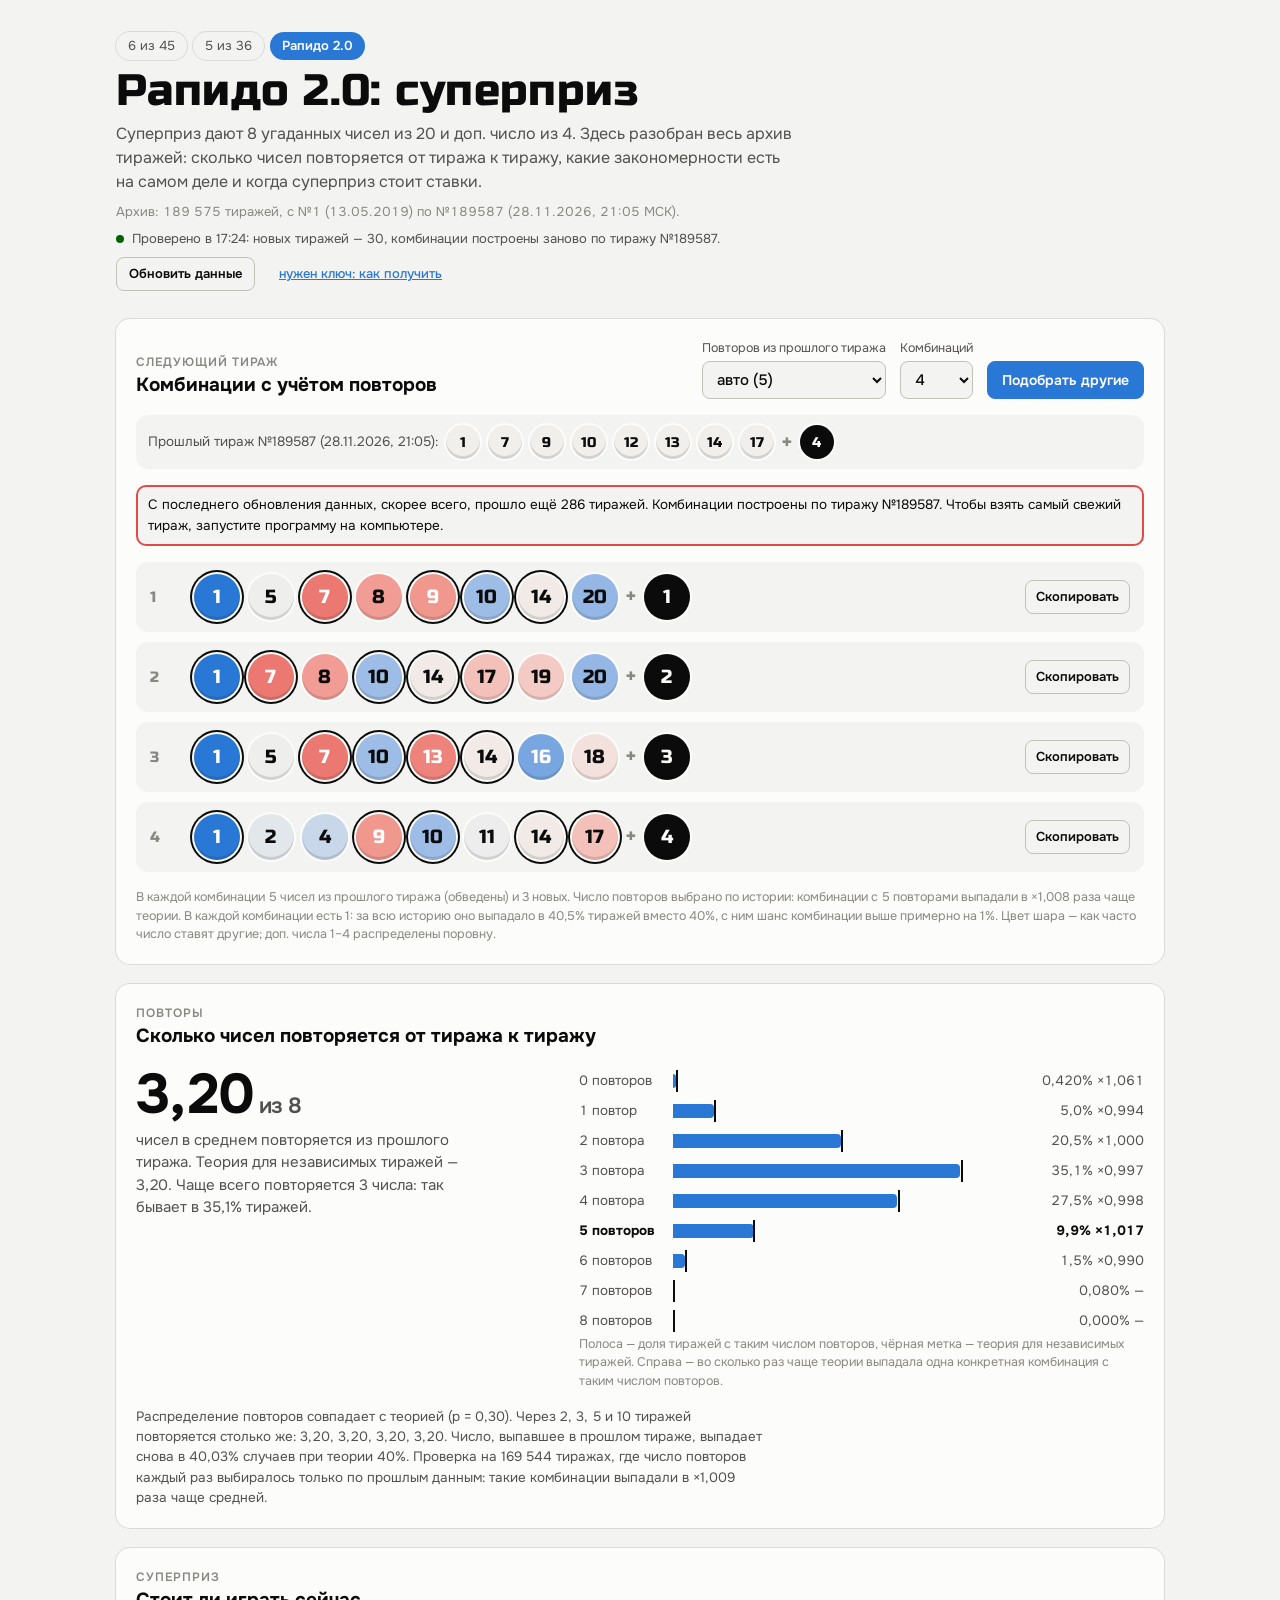
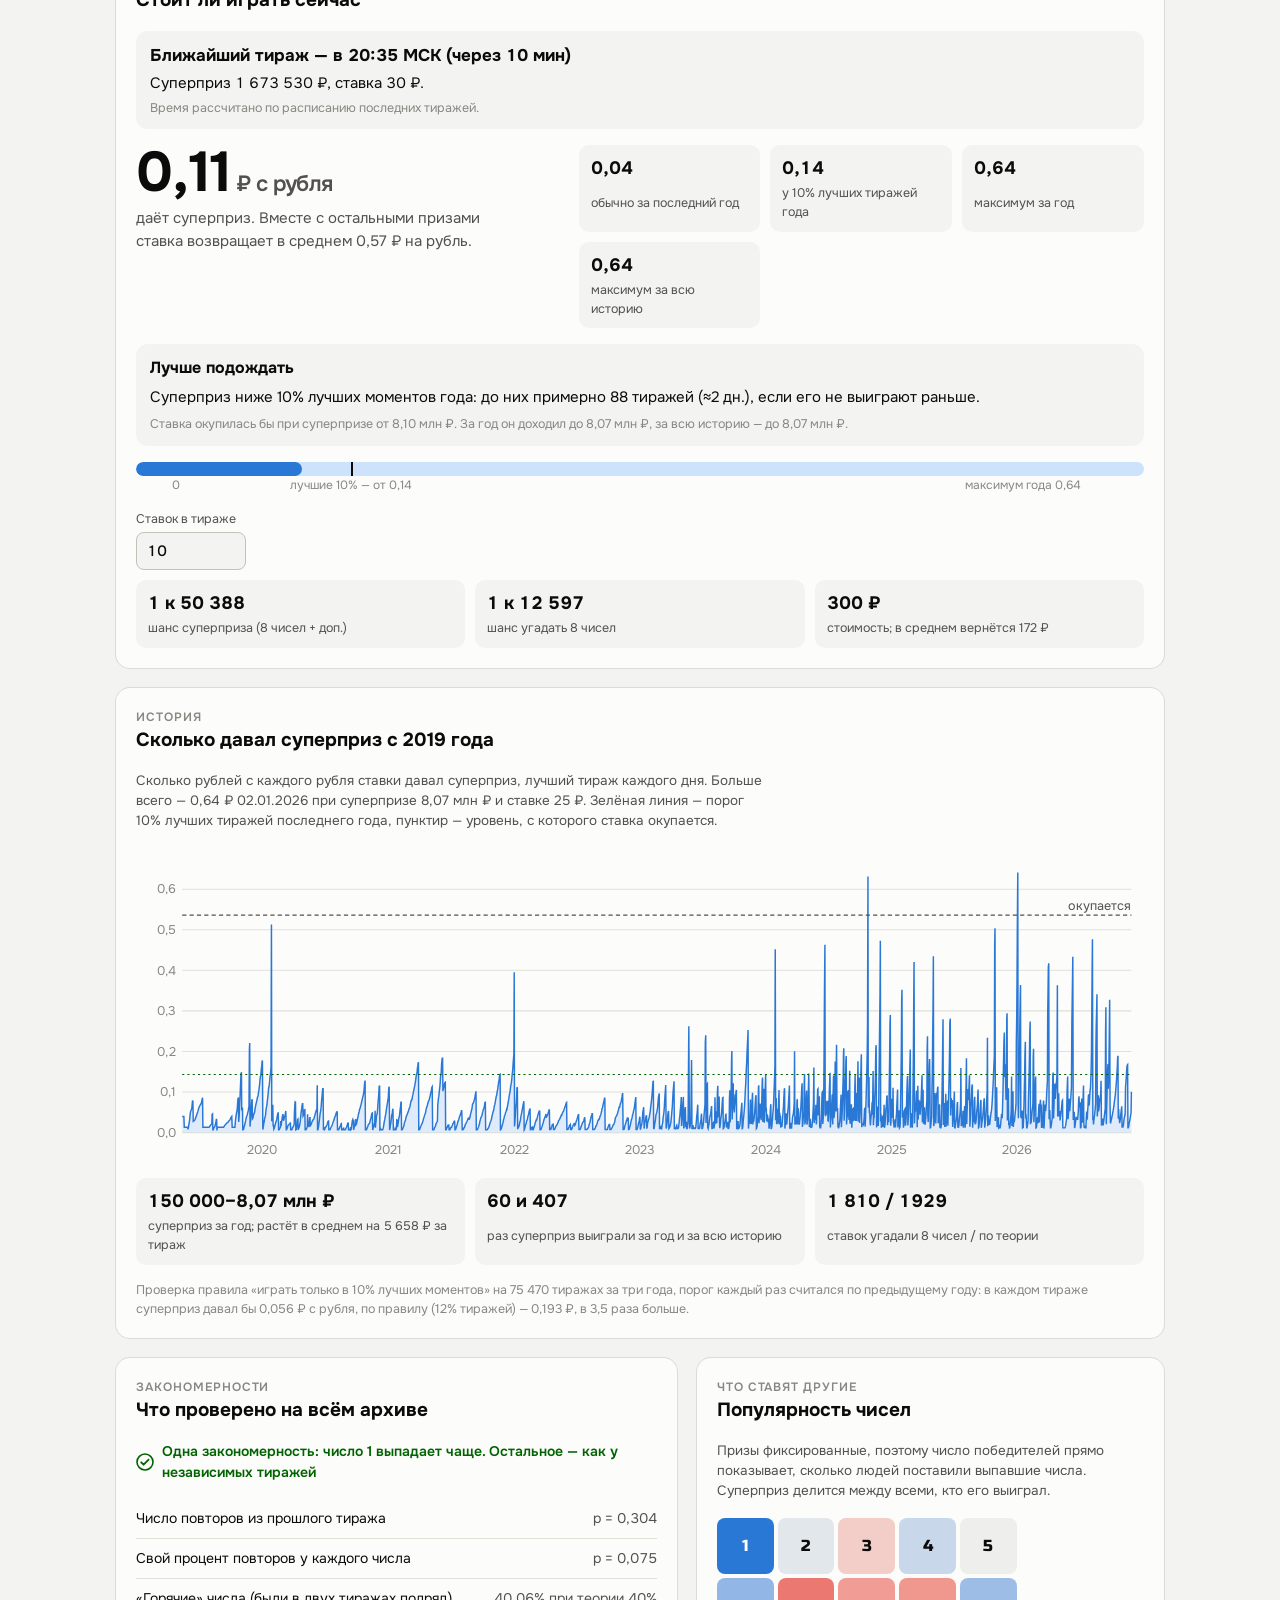
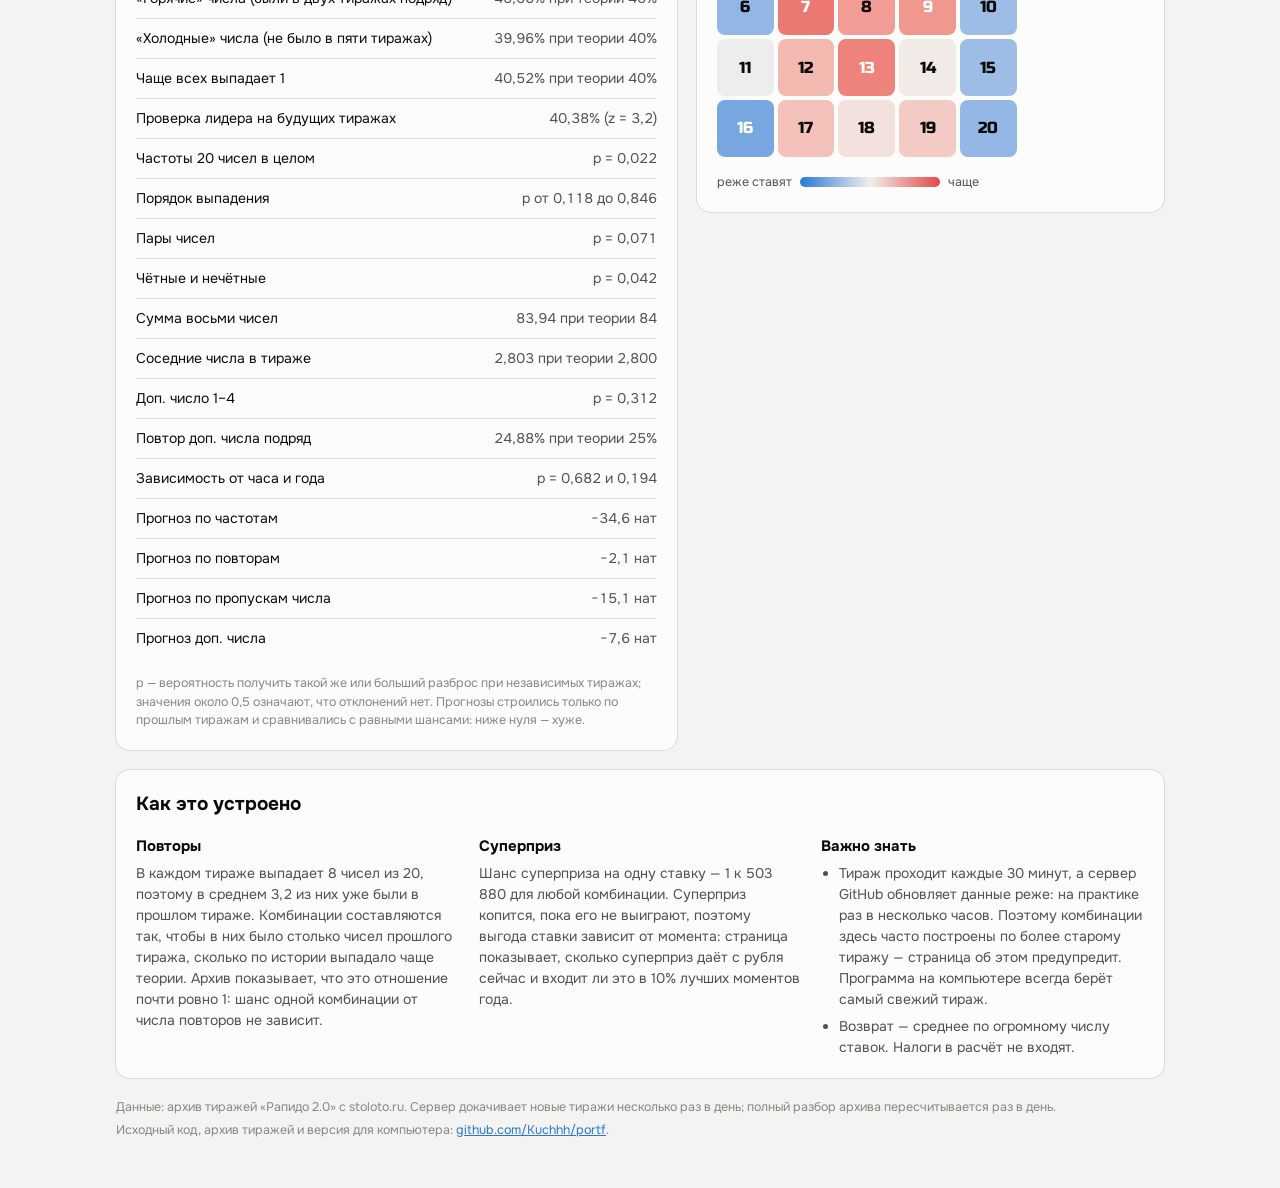
<file: rapido2/index.html>
<!doctype html>
<html lang="ru">
<head>
<meta charset="utf-8">
<meta name="viewport" content="width=device-width, initial-scale=1, viewport-fit=cover">
<title>Рапидо 2.0: суперприз</title>
<meta name="description" content="«Рапидо 2.0»: сколько чисел повторяется от тиража к тиражу, все закономерности по всему архиву, комбинации с учётом повторов и момент, когда суперприз стоит ставки.">
<meta property="og:type" content="website">
<meta property="og:site_name" content="Рапидо 2.0: суперприз">
<meta property="og:title" content="Рапидо 2.0: суперприз">
<meta property="og:description" content="«Рапидо 2.0»: сколько чисел повторяется от тиража к тиражу, все закономерности по всему архиву, комбинации с учётом повторов и момент, когда суперприз стоит ставки.">
<meta property="og:url" content="https://kuchhh.github.io/portf/rapido2/">
<meta property="og:locale" content="ru_RU">
<link rel="icon" href="data:image/svg+xml,%3Csvg xmlns='http://www.w3.org/2000/svg' viewBox='0 0 32 32'%3E%3Ccircle cx='16' cy='16' r='15' fill='%232a9d6a'/%3E%3Ctext x='16' y='21.5' font-family='Arial Black,Arial' font-size='14' font-weight='900' text-anchor='middle' fill='white'%3E20%3C/text%3E%3C/svg%3E">
<link rel="preconnect" href="https://fonts.googleapis.com">
<link rel="preconnect" href="https://fonts.gstatic.com" crossorigin>
<link rel="stylesheet" href="https://fonts.googleapis.com/css2?family=Onest:wght@400;500;600;700&family=Russo+One&display=swap">
<style>
  /* Layout: a betting slip on top (the combinations), then "when to play" with the next draw, the strategy for each
     payout mode, then the evidence — the crowd's number grid, the randomness checks and the walk-forward test. */
  :root {
    --plane: #f3f3f1;
    --surface: #fcfcfb;
    --ink: #0b0b0b;
    --ink-2: #52514e;
    --muted: #898781;
    --hair: #e1e0d9;
    --axis: #c3c2b7;
    --accent: #2a78d6;
    --accent-soft: #cde2fb;
    --accent-ink: #ffffff;
    --good-ink: #006300;
    --div-neg: #2a78d6;   /* rarely played */
    --div-mid: #f0efec;
    --div-pos: #e34948;   /* often played */
    --ring: rgba(11, 11, 11, 0.10);
    --f-display: "Russo One", "Arial Black", system-ui, sans-serif;
    --f-ui: "Onest", system-ui, -apple-system, "Segoe UI", sans-serif;
    color-scheme: light;
  }
  @media (prefers-color-scheme: dark) {
    :root:not([data-theme="light"]) {
      --plane: #0d0d0d; --surface: #1a1a19; --ink: #f0efec; --ink-2: #c3c2b7; --muted: #898781;
      --hair: #2c2c2a; --axis: #383835; --accent: #3987e5; --accent-soft: #184f95; --accent-ink: #ffffff; --good-ink: #0ca30c;
      --div-neg: #3987e5; --div-mid: #383835; --div-pos: #e66767; --ring: rgba(255, 255, 255, 0.10);
      color-scheme: dark;
    }
  }
  :root[data-theme="dark"] {
    --plane: #0d0d0d; --surface: #1a1a19; --ink: #f0efec; --ink-2: #c3c2b7; --muted: #898781;
    --hair: #2c2c2a; --axis: #383835; --accent: #3987e5; --accent-soft: #184f95; --accent-ink: #ffffff; --good-ink: #0ca30c;
    --div-neg: #3987e5; --div-mid: #383835; --div-pos: #e66767; --ring: rgba(255, 255, 255, 0.10);
    color-scheme: dark;
  }

  * { box-sizing: border-box; }
  [hidden] { display: none !important; }
  html { -webkit-text-size-adjust: 100%; }
  body { margin: 0; background: var(--plane); color: var(--ink); font-family: var(--f-ui); font-size: 15px; line-height: 1.5; }
  .page {
    max-width: 1080px; margin: 0 auto;
    padding-block: max(28px, env(safe-area-inset-top, 0px)) max(48px, env(safe-area-inset-bottom, 0px));
    padding-left: max(16px, env(safe-area-inset-left, 0px));
    padding-right: max(16px, env(safe-area-inset-right, 0px));
    display: grid; gap: 20px;
  }
  h1, h2, h3 { margin: 0; text-wrap: balance; }
  p { margin: 0; }
  .masthead { display: grid; gap: 8px; padding-block: 4px 8px; }
  .masthead h1 { font-family: var(--f-display); font-weight: 400; font-size: clamp(28px, 5vw, 44px); line-height: 1.05; letter-spacing: 0.01em; }
  .masthead .lede { color: var(--ink-2); max-width: 62ch; font-size: 16px; }
  .status { color: var(--muted); font-size: 13px; font-variant-numeric: tabular-nums; }
  .live { color: var(--ink-2); font-size: 13px; display: flex; align-items: center; gap: 8px; }
  .live::before { content: ""; width: 8px; height: 8px; border-radius: 50%; background: var(--muted); flex: none; }
  .live.ok::before { background: var(--good-ink); }

  .card { background: var(--surface); border-radius: 14px; box-shadow: 0 0 0 1px var(--ring); padding: 20px; display: grid; gap: 16px; min-width: 0; }
  .card h2 { font-size: 19px; font-weight: 700; }
  .eyebrow { font-size: 12px; font-weight: 600; letter-spacing: 0.08em; text-transform: uppercase; color: var(--muted); }
  .note { color: var(--ink-2); font-size: 13.5px; max-width: 70ch; }
  .small { color: var(--muted); font-size: 12.5px; }

  /* slip */
  .slip-head { display: flex; flex-wrap: wrap; align-items: end; justify-content: space-between; gap: 12px 20px; }
  .controls { display: flex; flex-wrap: wrap; align-items: end; gap: 10px 14px; }
  .field { display: grid; gap: 4px; font-size: 12.5px; color: var(--ink-2); }
  select, input[type="number"] {
    font: 500 15px var(--f-ui); color: var(--ink); background: var(--plane); border: 1px solid var(--axis);
    border-radius: 8px; padding: 7px 10px; min-height: 38px; font-variant-numeric: tabular-nums;
  }
  input[type="number"] { width: 110px; }
  button {
    font: 600 14px var(--f-ui); color: var(--ink); background: transparent; border: 1px solid var(--axis);
    border-radius: 8px; padding: 8px 14px; min-height: 38px; cursor: pointer;
  }
  button:hover { border-color: var(--muted); }
  button.primary { background: var(--accent); border-color: var(--accent); color: var(--accent-ink); }
  button.primary:hover { filter: brightness(1.07); }
  button:disabled { opacity: 0.6; cursor: progress; }
  :focus-visible { outline: 2px solid var(--accent); outline-offset: 2px; }

  .tickets { list-style: none; margin: 0; padding: 0; display: grid; gap: 10px; }
  .ticket {
    display: grid; grid-template-columns: 28px auto 1fr auto; align-items: center; gap: 10px 16px;
    padding: 12px 14px; border-radius: 12px; background: var(--plane);
  }
  .ticket .no { font-family: var(--f-display); color: var(--muted); font-size: 15px; }
  .balls { display: flex; gap: 8px; }
  .ball {
    width: 46px; height: 46px; border-radius: 50%; display: grid; place-items: center;
    font-family: var(--f-display); font-size: 19px; letter-spacing: 0.02em;
    box-shadow: inset 0 -3px 0 rgba(0, 0, 0, 0.12), 0 0 0 2px var(--surface);
  }
  .mults { display: flex; flex-wrap: wrap; gap: 6px; font-size: 13px; color: var(--ink-2); }
  .mults span { background: var(--surface); border-radius: 999px; padding: 3px 10px; box-shadow: 0 0 0 1px var(--ring); font-variant-numeric: tabular-nums; }
  .mults b { color: var(--ink); font-weight: 600; }
  .copy { padding: 6px 10px; min-height: 34px; font-size: 13px; }
  .legend-line { display: flex; flex-wrap: wrap; align-items: center; gap: 8px 12px; font-size: 12.5px; color: var(--ink-2); }
  .ramp-group { display: inline-flex; align-items: center; gap: 8px; white-space: nowrap; }
  .ramp { width: 140px; height: 10px; border-radius: 5px; }

  /* when to play */
  .mode-line { display: flex; flex-wrap: wrap; align-items: center; gap: 8px 12px; }
  .chip { display: inline-flex; align-items: center; gap: 6px; border-radius: 999px; padding: 4px 12px; font-size: 13px; font-weight: 600; background: var(--accent-soft); color: var(--ink); }
  .next { display: grid; gap: 4px; padding: 12px 14px; border-radius: 12px; background: var(--plane); font-variant-numeric: tabular-nums; }
  .next strong { font-size: 17px; }
  .when-top { display: grid; grid-template-columns: minmax(0, 1fr) minmax(0, 1.35fr); gap: 24px; align-items: start; }
  .hero-fig { display: grid; gap: 6px; align-content: start; }
  .hero-fig .big { font-size: 56px; font-weight: 700; line-height: 1; letter-spacing: -0.01em; }
  .hero-fig .big small { font-size: 22px; font-weight: 600; color: var(--ink-2); margin-left: 4px; }
  .hero-fig .what { color: var(--ink-2); max-width: 36ch; }
  .bars { display: grid; gap: 2px; position: relative; }
  .bar-row { display: grid; grid-template-columns: 48px 1fr 52px; align-items: center; gap: 10px; min-height: 26px; font-variant-numeric: tabular-nums; font-size: 13.5px; border-radius: 6px; }
  .bar-row .t { color: var(--ink-2); }
  .bar-row .v { text-align: right; color: var(--ink-2); }
  .bar-row.win .v { color: var(--ink); font-weight: 700; }
  .bar-row.next-slot .t { color: var(--ink); font-weight: 700; }
  .track { position: relative; height: 26px; }
  .track .bar { position: absolute; left: 0; top: 6px; height: 14px; background: var(--accent); border-radius: 0 4px 4px 0; }
  .track .ref { position: absolute; top: -2px; bottom: -2px; width: 1px; background: var(--ink-2); }
  .bar-row:hover .track .bar, .bar-row:focus-visible .track .bar { filter: brightness(1.12); }
  .bars-axis { display: grid; grid-template-columns: 48px 1fr 52px; gap: 10px; font-size: 12px; color: var(--muted); }
  .bars-axis .scale { position: relative; height: 18px; }
  .bars-axis .scale span { position: absolute; transform: translateX(-50%); white-space: nowrap; }
  .meter { position: relative; height: 14px; border-radius: 7px; background: var(--accent-soft); overflow: hidden; }
  .meter > div { position: absolute; inset: 0 auto 0 0; background: var(--accent); border-radius: 7px; }
  .rules { display: grid; gap: 4px; font-size: 13px; color: var(--ink-2); font-variant-numeric: tabular-nums; }

  /* strategy by mode */
  .modes { display: grid; gap: 10px; }
  .mode { display: grid; grid-template-columns: minmax(0, 0.9fr) minmax(0, 1.6fr); gap: 8px 20px; padding: 14px; border-radius: 12px; background: var(--plane); }
  .mode.current { box-shadow: inset 0 0 0 2px var(--accent); }
  .mode h3 { font-size: 15px; font-weight: 700; display: flex; flex-wrap: wrap; align-items: center; gap: 8px; }
  .mode .sign { color: var(--ink-2); font-size: 13.5px; }
  .mode ul { margin: 0; padding-left: 18px; display: grid; gap: 4px; color: var(--ink-2); font-size: 14px; }
  .mode ul b { color: var(--ink); }
  .badge { font-size: 11.5px; font-weight: 700; letter-spacing: 0.04em; text-transform: uppercase; background: var(--accent); color: var(--accent-ink); border-radius: 999px; padding: 2px 8px; }

  /* evidence columns */
  .cols { display: grid; grid-template-columns: minmax(0, 1.2fr) minmax(0, 1fr); gap: 20px; align-items: start; }
  .grid45 { display: grid; grid-template-columns: repeat(10, minmax(0, 1fr)); gap: 4px; max-width: 520px; }
  .cell {
    aspect-ratio: 1; max-width: 100%; border-radius: 8px; display: grid; place-items: center;
    font-family: var(--f-display); font-size: clamp(12px, 2.6vw, 16px); cursor: default;
  }
  .cell:hover, .cell:focus-visible { box-shadow: 0 0 0 2px var(--ink); }
  details { font-size: 13.5px; }
  summary { cursor: pointer; color: var(--accent); font-weight: 600; }
  .table-wrap { overflow-x: auto; margin-top: 8px; }
  table { border-collapse: collapse; font-size: 13px; font-variant-numeric: tabular-nums; width: 100%; }
  th, td { text-align: right; padding: 6px 8px; border-bottom: 1px solid var(--hair); white-space: nowrap; }
  th:first-child, td:first-child { text-align: left; }
  th { color: var(--muted); font-weight: 600; font-size: 12px; }
  tr.ours td { font-weight: 700; }
  .checks { display: grid; gap: 0; }
  .check { display: grid; grid-template-columns: 1fr auto; gap: 12px; padding: 9px 0; border-bottom: 1px solid var(--hair); font-size: 14px; }
  .check:last-child { border-bottom: 0; }
  .check .val { font-variant-numeric: tabular-nums; color: var(--ink-2); text-align: right; }
  .verdict { display: inline-flex; align-items: center; gap: 8px; font-weight: 600; font-size: 14px; color: var(--good-ink); }
  .verdict svg { flex: none; }

  /* history */
  .dots { display: grid; gap: 4px; }
  .dot-row { display: grid; grid-template-columns: minmax(150px, 220px) 1fr 66px; align-items: center; gap: 12px; min-height: 30px; font-size: 13.5px; border-radius: 6px; }
  .dot-row .lab { color: var(--ink-2); }
  .dot-row.ours .lab, .dot-row.ours .v { color: var(--ink); font-weight: 700; }
  .dot-row .v { text-align: right; font-variant-numeric: tabular-nums; color: var(--ink-2); }
  .plot { position: relative; height: 30px; }
  .plot .ci { position: absolute; top: 14px; height: 2px; background: var(--accent); border-radius: 1px; }
  .plot .pt { position: absolute; top: 9px; width: 12px; height: 12px; margin-left: -6px; border-radius: 50%; background: var(--accent); box-shadow: 0 0 0 2px var(--surface); }
  .plot .ref { position: absolute; top: 0; bottom: 0; width: 1px; background: var(--ink-2); }
  .dot-row:hover .pt, .dot-row:focus-visible .pt { transform: scale(1.25); }
  .dots-axis { display: grid; grid-template-columns: minmax(150px, 220px) 1fr 66px; gap: 12px; font-size: 12px; color: var(--muted); }
  .dots-axis .scale { position: relative; height: 18px; }
  .dots-axis .scale span { position: absolute; transform: translateX(-50%); }
  .progress { height: 6px; border-radius: 3px; background: var(--hair); overflow: hidden; }
  .progress > div { height: 100%; width: 0; background: var(--accent); border-radius: 3px; transition: width 0.2s; }
  .about { display: grid; grid-template-columns: repeat(auto-fit, minmax(260px, 1fr)); gap: 20px; }
  .about h3 { font-size: 15px; font-weight: 700; margin-bottom: 6px; }
  .about p, .about li { color: var(--ink-2); font-size: 14px; }
  .about ul { margin: 0; padding-left: 18px; display: grid; gap: 6px; }
  footer { color: var(--muted); font-size: 12.5px; display: grid; gap: 4px; }
  footer a, .about a { color: var(--accent); }

  .tip {
    position: fixed; z-index: 30; pointer-events: none; background: var(--surface); color: var(--ink);
    border-radius: 10px; box-shadow: 0 0 0 1px var(--ring), 0 8px 24px rgba(0, 0, 0, 0.18);
    padding: 8px 10px; font-size: 13px; line-height: 1.45; max-width: 260px; font-variant-numeric: tabular-nums;
  }
  .tip .tv { font-weight: 700; font-size: 15px; }
  .tip .tl { color: var(--ink-2); }

  @media (max-width: 820px) {
    .when-top, .cols, .mode { grid-template-columns: 1fr; }
  }
  @media (max-width: 560px) {
    .card { padding: 16px; }
    .ticket { grid-template-columns: 1fr auto; }
    .ticket .no { display: none; }
    .ticket .balls { grid-column: 1 / -1; }
    .ball { width: 40px; height: 40px; font-size: 17px; }
    .balls { gap: 6px; }
    .hero-fig .big { font-size: 48px; }
    .dot-row, .dots-axis { grid-template-columns: 112px 1fr 56px; gap: 8px; }
  }
  @media (prefers-reduced-motion: reduce) { .progress > div { transition: none; } }
</style>
<style>
  .nav { display: flex; flex-wrap: wrap; gap: 6px; font-size: 13px; }
  .nav a, .nav span { border-radius: 999px; padding: 4px 12px; text-decoration: none; box-shadow: 0 0 0 1px var(--ring); color: var(--ink-2); }
  .nav span { background: var(--accent); color: var(--accent-ink); box-shadow: none; font-weight: 600; }
  .ball.bonus { background: var(--ink); color: var(--surface); }
  .plus { font-family: var(--f-display); color: var(--muted); font-size: 18px; align-self: center; }
  .grid36 { display: grid; grid-template-columns: repeat(6, minmax(0, 1fr)); gap: 4px; max-width: 360px; }
  .verdict-box { display: grid; gap: 6px; padding: 12px 14px; border-radius: 12px; background: var(--plane); }
  .verdict-box strong { font-size: 16px; }
  .verdict-box.good { box-shadow: inset 0 0 0 2px var(--good-ink); }
  .kv { display: grid; grid-template-columns: repeat(auto-fit, minmax(150px, 1fr)); gap: 10px; }
  .kv div { padding: 10px 12px; border-radius: 10px; background: var(--plane); display: grid; gap: 2px; }
  .kv b { font-size: 18px; font-variant-numeric: tabular-nums; }
  .kv span { color: var(--ink-2); font-size: 12.5px; }
  .meter .mark { position: absolute; top: -3px; bottom: -3px; width: 2px; background: var(--ink); }
  .meter-axis { position: relative; height: 18px; font-size: 12px; color: var(--muted); }
  .meter-axis span { position: absolute; transform: translateX(-50%); white-space: nowrap; }
  .chart { width: 100%; height: auto; display: block; touch-action: pan-y; }
  .chart .ln { fill: none; stroke: var(--accent); stroke-width: 1.4; }
  .chart .area { fill: var(--accent-soft); opacity: 0.6; }
  .chart .gl { stroke: var(--hair); stroke-width: 1; }
  .chart .rf { stroke: var(--ink-2); stroke-width: 1; stroke-dasharray: 4 3; }
  .chart .q9 { stroke: var(--good-ink); stroke-width: 1; stroke-dasharray: 2 3; }
  .chart text { fill: var(--muted); font: 12px var(--f-ui); }
  .chart .lab { fill: var(--ink-2); }
  .chart .cur { fill: var(--accent); stroke: var(--surface); stroke-width: 2; }
  .chart .hair { stroke: var(--ink-2); stroke-width: 1; }
  .calc { display: grid; gap: 10px; }
  .calc-row { display: flex; flex-wrap: wrap; gap: 10px 14px; align-items: end; }
  .ball.rep { box-shadow: inset 0 -3px 0 rgba(0, 0, 0, 0.12), 0 0 0 2px var(--surface), 0 0 0 4px var(--ink); }
  .ball.plain { background: var(--div-mid); color: var(--ink); }
  .ball.small { width: 34px; height: 34px; font-size: 14px; }
  .grid20 { display: grid; grid-template-columns: repeat(5, minmax(0, 1fr)); gap: 4px; max-width: 300px; }
  .lastdraw { display: flex; flex-wrap: wrap; align-items: center; gap: 6px 8px; padding: 10px 12px; border-radius: 12px; background: var(--plane); font-size: 13.5px; color: var(--ink-2); }
  .warn { padding: 10px 12px; border-radius: 10px; background: var(--plane); box-shadow: inset 0 0 0 2px var(--div-pos); font-size: 13.5px; }
  .rep-rows { display: grid; gap: 2px; }
  .rep-row { display: grid; grid-template-columns: 84px 1fr 150px; align-items: center; gap: 10px; min-height: 28px; font-size: 13.5px; font-variant-numeric: tabular-nums; border-radius: 6px; }
  .rep-row .t { color: var(--ink-2); }
  .rep-row .v { text-align: right; color: var(--ink-2); }
  .rep-row.pick .t, .rep-row.pick .v { color: var(--ink); font-weight: 700; }
  .rep-row .track { position: relative; height: 26px; }
  .rep-row .bar { position: absolute; left: 0; top: 6px; height: 14px; background: var(--accent); border-radius: 0 4px 4px 0; }
  .rep-row .th { position: absolute; top: 2px; height: 22px; width: 2px; background: var(--ink); }
  .ticket .balls { flex-wrap: wrap; }
  @media (max-width: 560px) { .rep-row { grid-template-columns: 64px 1fr 96px; gap: 8px; } .ball { width: 34px; height: 34px; font-size: 15px; } .balls { gap: 5px; } }
</style>
</head>
<body>
<main class="page">
  <header class="masthead">
    <nav class="nav" aria-label="Лотереи"><a href="../">6 из 45</a><a href="../5x36/">5 из 36</a><span aria-current="page">Рапидо 2.0</span></nav>
    <h1>Рапидо 2.0: суперприз</h1>
    <p class="lede">Суперприз дают 8 угаданных чисел из 20 и доп. число из 4. Здесь разобран весь архив тиражей: сколько чисел повторяется от тиража к тиражу, какие закономерности есть на самом деле и когда суперприз стоит ставки.</p>
    <p class="status" id="status"></p>
    <p class="live" id="live">Проверяю новые тиражи…</p>
    <div class="upd" id="upd"></div>
  </header>

  <section class="card" id="slip" aria-labelledby="slipTitle">
    <div class="slip-head">
      <div>
        <p class="eyebrow">Следующий тираж</p>
        <h2 id="slipTitle">Комбинации с учётом повторов</h2>
      </div>
      <form class="controls" id="controls">
        <label class="field">Повторов из прошлого тиража <select id="nRep"></select></label>
        <label class="field">Комбинаций <select id="nTickets"></select></label>
        <button type="button" class="primary" id="reroll">Подобрать другие</button>
      </form>
    </div>
    <div class="lastdraw" id="lastdraw"></div>
    <div class="warn" id="stale" hidden></div>
    <ol class="tickets" id="tickets"></ol>
    <p class="small" id="slipNote"></p>
  </section>

  <section class="card" id="repeats" aria-labelledby="repTitle">
    <div>
      <p class="eyebrow">Повторы</p>
      <h2 id="repTitle">Сколько чисел повторяется от тиража к тиражу</h2>
    </div>
    <div class="when-top">
      <div class="hero-fig" id="repHero"></div>
      <div>
        <div class="rep-rows" id="repRows" role="list"></div>
        <p class="small">Полоса — доля тиражей с таким числом повторов, чёрная метка — теория для независимых тиражей. Справа — во сколько раз чаще теории выпадала одна конкретная комбинация с таким числом повторов.</p>
      </div>
    </div>
    <p class="note" id="repNote"></p>
  </section>

  <section class="card" id="now" aria-labelledby="nowTitle">
    <div>
      <p class="eyebrow">Суперприз</p>
      <h2 id="nowTitle">Стоит ли играть сейчас</h2>
    </div>
    <div class="next" id="next"></div>
    <div class="when-top">
      <div class="hero-fig" id="hero"></div>
      <div class="kv" id="kv"></div>
    </div>
    <div class="verdict-box" id="verdict"></div>
    <div>
      <div class="meter" id="meter" role="img"><div></div><span class="mark"></span></div>
      <div class="meter-axis" id="meterAxis"></div>
    </div>
    <div class="calc">
      <div class="calc-row">
        <label class="field">Ставок в тираже <input type="number" id="bets" min="1" max="500000" step="1" value="10" inputmode="numeric"></label>
      </div>
      <div class="kv" id="calc"></div>
    </div>
  </section>

  <section class="card" id="history" aria-labelledby="historyTitle">
    <div>
      <p class="eyebrow">История</p>
      <h2 id="historyTitle">Сколько давал суперприз с 2019 года</h2>
    </div>
    <p class="note" id="historyNote"></p>
    <svg class="chart" id="chart" viewBox="0 0 960 300" role="img" aria-labelledby="chartDesc"><desc id="chartDesc">Сколько рублей с рубля ставки давал суперприз, лучший тираж каждого дня</desc></svg>
    <div class="kv" id="histKv"></div>
    <p class="small" id="timingNote"></p>
  </section>

  <div class="cols">
    <section class="card" id="random" aria-labelledby="randomTitle">
      <div>
        <p class="eyebrow">Закономерности</p>
        <h2 id="randomTitle">Что проверено на всём архиве</h2>
      </div>
      <p class="verdict" id="rverdict"></p>
      <div class="checks" id="checks"></div>
      <p class="small">p — вероятность получить такой же или больший разброс при независимых тиражах; значения около 0,5 означают, что отклонений нет. Прогнозы строились только по прошлым тиражам и сравнивались с равными шансами: ниже нуля — хуже.</p>
    </section>
    <section class="card" id="crowd" aria-labelledby="crowdTitle">
      <div>
        <p class="eyebrow">Что ставят другие</p>
        <h2 id="crowdTitle">Популярность чисел</h2>
      </div>
      <p class="note">Призы фиксированные, поэтому число победителей прямо показывает, сколько людей поставили выпавшие числа. Суперприз делится между всеми, кто его выиграл.</p>
      <div class="grid20" id="grid20" role="list"></div>
      <div class="legend-line"><span class="ramp-group"><span>реже ставят</span><span class="ramp" id="ramp"></span><span>чаще</span></span></div>
    </section>
  </div>

  <section class="card" aria-labelledby="aboutTitle">
    <h2 id="aboutTitle">Как это устроено</h2>
    <div class="about">
      <div>
        <h3>Повторы</h3>
        <p>В каждом тираже выпадает 8 чисел из 20, поэтому в среднем 3,2 из них уже были в прошлом тираже. Комбинации составляются так, чтобы в них было столько чисел прошлого тиража, сколько по истории выпадало чаще теории. Архив показывает, что это отношение почти ровно 1: шанс одной комбинации от числа повторов не зависит.</p>
      </div>
      <div>
        <h3>Суперприз</h3>
        <p>Шанс суперприза на одну ставку — 1 к 503 880 для любой комбинации. Суперприз копится, пока его не выиграют, поэтому выгода ставки зависит от момента: страница показывает, сколько суперприз даёт с рубля сейчас и входит ли это в 10% лучших моментов года.</p>
      </div>
      <div>
        <h3>Важно знать</h3>
        <ul>
          <li>Тираж проходит каждые 30 минут, а сервер GitHub обновляет данные реже: на практике раз в несколько часов. Поэтому комбинации здесь часто построены по более старому тиражу — страница об этом предупредит. Программа на компьютере всегда берёт самый свежий тираж.</li>
          <li>Возврат — среднее по огромному числу ставок. Налоги в расчёт не входят.</li>
        </ul>
      </div>
    </div>
  </section>

  <footer>
    <p id="dataNote"></p>
    <p>Исходный код, архив тиражей и версия для компьютера: <a href="https://github.com/Kuchhh/portf">github.com/Kuchhh/portf</a>.</p>
  </footer>
</main>
<div class="tip" id="tip" hidden></div>
<script>
(() => {
  'use strict';
  const INIT = {"first":{"n":1,"date":"2019-05-13 13:05"},"patterns":{"draws":189545,"freq_p":0.0216,"counts":[76808,76197,75869,75727,75533,75910,75610,75381,75903,75569,75806,75884,75730,75869,75780,75874,75810,75620,75763,75717],"min_count":75381,"max_count":76808,"expected":75818.0,"pos_p":[0.2133,0.1179,0.797,0.8462,0.3884,0.4316,0.7842,0.6918],"pairs_p":0.0715,"pair_max":[[1,15],28463],"pair_min":[[8,10],27461],"pair_expected":27932.9474,"repeat":{"rows":[{"j":0,"count":790,"share":0.0042,"theory":0.0039,"lift":1.0607,"sd":0.0366,"z":1.6589},{"j":1,"count":9478,"share":0.05,"theory":0.0503,"lift":0.9942,"sd":0.01,"z":-0.5846},{"j":2,"count":38948,"share":0.2055,"theory":0.2054,"lift":1.0005,"sd":0.0045,"z":0.1082},{"j":3,"count":66546,"share":0.3511,"theory":0.3521,"lift":0.9972,"sd":0.0031,"z":-0.9107},{"j":4,"count":52032,"share":0.2745,"theory":0.2751,"lift":0.998,"sd":0.0037,"z":-0.5402},{"j":5,"count":18845,"share":0.0994,"theory":0.0978,"lift":1.0166,"sd":0.007,"z":2.3769},{"j":6,"count":2754,"share":0.0145,"theory":0.0147,"lift":0.9904,"sd":0.0188,"z":-0.509},{"j":7,"count":151,"share":0.0008,"theory":0.0008,"lift":1.0454,"sd":0.0832,"z":0.5453},{"j":8,"count":0,"share":0.0,"theory":0.0,"lift":0.0,"sd":0.8152,"z":-1.2267}],"mean":3.2021,"expected":3.2,"z":0.8452,"p":0.3037,"draws":189544},"repeat_lag":{"2":3.1953,"3":3.2039,"5":3.201,"10":3.1986},"repeat_rate":0.4003,"repeat_rate_min":0.396,"repeat_rate_max":0.4064,"repeat_number_p":0.0755,"hot_rate":0.4006,"hot_z":0.9621,"cold_rate":0.3996,"cold_z":-0.4266,"even_p":0.042,"even_counts":[62,1801,14051,45710,66587,45555,13914,1812,53],"even_theory":[0.0004,0.0095,0.075,0.2401,0.3501,0.2401,0.075,0.0095,0.0004],"low_mean":4.0017,"low_z":0.6683,"sum_mean":83.9355,"sum_expected":84.0,"sum_z":-2.1659,"sum_sd":12.9971,"sum_sd_theory":12.9615,"adjacent_mean":2.8033,"adjacent_expected":2.8,"bonus_counts":[47678,47478,47225,47164],"bonus_p":0.3124,"bonus_repeat":0.2488,"bonus_repeat_z":-1.2306,"bonus_in_main":0.4024,"bonus_in_main_z":2.0911,"hour_p":0.6817,"year_p":0.1939,"same_set_pairs":142596,"same_set_expected":142601.8793},"forecasts":{"freq":-34.5946,"repeat":-2.1261,"repeat2":-0.5665,"repeat_number":-38.6788,"gap":-15.1323,"bonus":-7.6329},"passed":[],"bonus_p":[0.0,0.2515,0.2505,0.2492,0.2488],"repeat":{"repeats":5,"lifts":[1.0022,0.9981,1.0003,0.9978,0.9985,1.008,0.9988,1.0003,0.9999],"walk_lift":1.0087,"walk_draws":169544,"walk_picks":[3,3,5,3,3,5,5,3,3,5,6,5,5,5,5,5,5,5,5,5,5,5,5,5,5,5,5,5,5,5,5,5,5,5],"most_common":3},"bias":{"z":[0.0,4.6417,1.777,0.2391,-0.4267,-1.3362,0.4313,-0.9752,-2.0489,0.3985,-1.1674,-0.0563,0.3094,-0.4126,0.2391,-0.1782,0.2626,-0.0375,-0.9283,-0.2579,-0.4735],"lift":[1.0,1.006,1.0023,1.0003,0.9994,0.9983,1.0006,0.9987,0.9974,1.0005,0.9985,0.9999,1.0004,0.9995,1.0003,0.9998,1.0003,1.0,0.9988,0.9997,0.9994],"shrink":0.4597,"top":1,"top_rate":0.4052,"top_z":4.6417,"top_p":0.0001,"walk_rate":0.4038,"walk_z":3.2223,"walk_draws":169545,"walk_leaders":[1,9,9,9,9,9,14,14,14,4,14,1,1,1,1,1,1,1,1,1,1,1,1,1,1,1,1,1,1,1,1,1,1,1],"years":{"2019":0.4062,"2020":0.4003,"2021":0.401,"2022":0.4086,"2023":0.4036,"2024":0.4071,"2025":0.4097,"2026":0.4048},"anchors":[1]},"scores":[0.0,10.0098,0.0026,-0.0005,0.0003,-0.0017,0.0024,-0.0041,-0.0047,-0.0016,0.0001,0.0,-0.001,-0.0032,0.0002,0.0014,0.0027,-0.0012,-0.0015,-0.0012,0.0012],"crowd":{"q":[1.0,0.8277,0.987,1.0419,0.9605,0.999,0.9112,1.1517,1.1062,1.113,0.9223,0.9959,1.0706,1.1404,1.0056,0.9217,0.8882,1.0581,1.0165,1.0455,0.9129],"norm":1.0201666010977335},"hist":{"year_draws":22455,"m_median":0.0402,"m_q90":0.1433,"m_max_year":0.6408,"m_max_ever":0.6408,"sp_min":150000,"sp_max":8072625,"sp_median":856450,"sp_max_ever":8072625,"sp_step":3040,"sp_step_mean":5657.5077,"wins_year":60,"wins_all":407,"wins":[[167423,"2025-12-02 09:20",3707815,1,3707815.0,3355],[167435,"2025-12-02 14:20",150000,1,150000.0,2023],[167737,"2025-12-06 20:05",1374080,1,1374080.0,3106],[167874,"2025-12-08 17:35",366880,1,366880.0,1959],[168366,"2025-12-15 12:20",1742085,1,1742085.0,5979],[168396,"2025-12-16 00:20",150000,1,150000.0,945],[168680,"2025-12-19 23:20",1282610,1,1282610.0,3383],[168741,"2025-12-20 18:20",171495,1,171495.0,2178],[169662,"2026-01-02 12:20",8072625,1,8072625.0,28752],[169667,"2026-01-02 14:20",150000,1,150000.0,6928],[169759,"2026-01-03 23:05",950488,1,950488.0,17181],[170243,"2026-01-10 14:20",4582470,1,4582470.0,7671],[170245,"2026-01-10 14:50",150000,1,150000.0,2864],[170622,"2026-01-15 22:05",1653075,1,1653075.0,1214],[170777,"2026-01-18 01:35",394145,1,394145.0,324],[171254,"2026-01-24 15:05",2823500,1,2823500.0,6929],[171459,"2026-01-27 16:35",827215,1,827215.0,817],[172243,"2026-02-07 16:05",4138205,1,4138205.0,14647],[172958,"2026-02-17 14:05",3120930,1,3120930.0,10697],[173378,"2026-02-23 09:05",2090915,1,2090915.0,3106],[173822,"2026-03-01 14:05",1143120,1,1143120.0,2645],[174105,"2026-03-05 12:05",1075980,1,1075980.0,2079],[174535,"2026-03-11 19:35",2095505,1,2095505.0,3472],[174730,"2026-03-14 11:20",586575,1,586575.0,3241],[175023,"2026-03-18 12:35",1187560,1,1187560.0,2983],[176084,"2026-04-02 06:20",6306020,1,6306020.0,3319],[176322,"2026-04-05 14:05",841275,1,841275.0,5225],[177023,"2026-04-15 07:05",2237920,1,2237920.0,2602],[177882,"2026-04-27 12:20",4577898,1,4577898.0,8060],[177898,"2026-04-27 18:35",500000,1,500000.0,2789],[178155,"2026-05-01 07:05",1222948,1,1222948.0,1828],[178962,"2026-05-12 12:20",2374040,1,2374040.0,1327],[179159,"2026-05-15 06:05",350000,1,350000.0,521],[179331,"2026-05-17 16:05",350000,1,350000.0,1789],[179991,"2026-05-27 17:50",2092395,1,2092395.0,3548],[180954,"2026-06-11 19:35",6552705,1,6552705.0,15304],[181185,"2026-06-15 09:35",779620,1,779620.0,2619],[181604,"2026-06-21 23:35",1180980,1,1180980.0,786],[181666,"2026-06-22 22:50",500000,2,250000.0,1197],[182208,"2026-07-02 11:35",2264110,1,2264110.0,4599],[182429,"2026-07-07 17:35",847870,1,847870.0,6108],[182445,"2026-07-08 02:05",250000,1,250000.0,929],[182647,"2026-07-12 19:35",1169565,1,1169565.0,14853],[182847,"2026-07-16 12:50",510715,1,510715.0,783],[182928,"2026-07-17 23:35",350000,1,350000.0,353],[183149,"2026-07-21 22:35",782700,1,782700.0,2686],[184054,"2026-08-07 03:35",7206480,1,7206480.0,4466],[184140,"2026-08-08 16:35",395255,1,395255.0,3875],[184803,"2026-08-20 14:50",4293813,1,4293813.0,7675],[185476,"2026-09-01 15:35",3212005,1,3212005.0,4177],[185525,"2026-09-02 12:35",350000,1,350000.0,1643],[185592,"2026-09-03 20:35",350000,1,350000.0,1370],[185651,"2026-09-04 22:05",350000,1,350000.0,1842],[186271,"2026-09-15 23:35",3111201,3,1037067.0,9677],[186792,"2026-09-26 00:35",3301315,1,3301315.0,6544],[187829,"2026-10-20 07:05",5722287,1,5722287.0,1571],[187938,"2026-10-22 21:05",587530,1,587530.0,5098],[187967,"2026-10-23 13:35",350000,1,350000.0,3414],[188312,"2026-10-31 13:35",1633065,1,1633065.0,1351],[189069,"2026-11-17 08:35",2436740,1,2436740.0,5486]],"check_bets":242962454,"check_exp":482.1832,"check_obs":432,"check8_exp":1928.7327,"check8_obs":1810},"timing":{"draws":75470,"every":0.0556,"chosen":0.1926,"share":0.1162},"series":[["2019-05-13",0.0397,3000000,150],["2019-05-14",0.0397,3000000,150],["2019-05-15",0.0397,3000000,150],["2019-05-16",0.0397,3000000,150],["2019-05-17",0.0397,3000000,150],["2019-05-18",0.0397,3000000,150],["2019-05-19",0.0132,1000000,150],["2019-05-20",0.0132,1000000,150],["2019-05-21",0.0132,1000000,150],["2019-05-22",0.0132,1000000,150],["2019-05-23",0.0132,1000000,150],["2019-05-24",0.0132,1000000,150],["2019-05-25",0.0132,1000000,150],["2019-05-26",0.0132,1000000,150],["2019-05-27",0.0132,1000000,150],["2019-05-28",0.0132,1000000,150],["2019-05-29",0.0132,1000000,150],["2019-05-30",0.0082,207500,50],["2019-05-31",0.0124,313300,50],["2019-06-01",0.0176,442750,50],["2019-06-02",0.0235,591700,50],["2019-06-03",0.0284,715025,50],["2019-06-04",0.0343,863675,50],["2019-06-05",0.0434,1092775,50],["2019-06-06",0.0505,1272075,50],["2019-06-07",0.0539,1357200,50],["2019-06-08",0.0545,1372900,50],["2019-06-09",0.0578,1457425,50],["2019-06-10",0.0616,1551150,50],["2019-06-11",0.0692,1744325,50],["2019-06-12",0.0776,1954100,50],["2019-06-13",0.0771,1943350,50],["2019-06-14",0.028,2118975,150],["2019-06-15",0.0287,2166450,150],["2019-06-16",0.0292,2208825,150],["2019-06-17",0.0296,2235075,150],["2019-06-18",0.0304,2296275,150],["2019-06-19",0.0312,2360325,150],["2019-06-20",0.0338,2552175,150],["2019-06-21",0.0365,2757825,150],["2019-06-22",0.038,2874975,150],["2019-06-23",0.0409,3089850,150],["2019-06-24",0.043,3247875,150],["2019-06-25",0.046,3477600,150],["2019-06-26",0.0484,3657000,150],["2019-06-27",0.051,3852000,150],["2019-06-28",0.0541,4090725,150],["2019-06-29",0.0568,4292475,150],["2019-06-30",0.0594,4493025,150],["2019-07-01",0.0623,4711725,150],["2019-07-02",0.0641,4847250,150],["2019-07-03",0.066,4985400,150],["2019-07-04",0.0675,5101650,150],["2019-07-05",0.0686,5184900,150],["2019-07-06",0.0699,5281500,150],["2019-07-07",0.0712,5381025,150],["2019-07-08",0.0746,5636400,150],["2019-07-09",0.0784,5924625,150],["2019-07-10",0.0826,6246450,150],["2019-07-11",0.0859,6492600,150],["2019-07-12",0.0132,1000000,150],["2019-07-13",0.0132,1000000,150],["2019-07-14",0.0132,1000000,150],["2019-07-15",0.0132,1000000,150],["2019-07-16",0.0132,1000000,150],["2019-07-17",0.0132,1000000,150],["2019-07-18",0.0132,1000000,150],["2019-07-19",0.0132,1000000,150],["2019-07-20",0.0132,1000000,150],["2019-07-21",0.0132,1000000,150],["2019-07-22",0.0132,1000000,150],["2019-07-23",0.0132,1000000,150],["2019-07-24",0.0132,1000000,150],["2019-07-25",0.0132,1000000,150],["2019-07-26",0.0132,1000000,150],["2019-07-27",0.0132,1000000,150],["2019-07-28",0.0132,1000000,150],["2019-07-29",0.0132,1000000,150],["2019-07-30",0.0134,1015200,150],["2019-07-31",0.0141,1066650,150],["2019-08-01",0.0153,1154550,150],["2019-08-02",0.0167,1261125,150],["2019-08-03",0.018,1357125,150],["2019-08-04",0.0189,1425525,150],["2019-08-05",0.0198,1494525,150],["2019-08-06",0.0206,1553850,150],["2019-08-07",0.0214,1614150,150],["2019-08-08",0.0448,1694775,75],["2019-08-09",0.0458,1731563,75],["2019-08-10",0.0053,200000,75],["2019-08-11",0.0072,273075,75],["2019-08-12",0.0091,344850,75],["2019-08-13",0.0114,431550,75],["2019-08-14",0.0129,489112,75],["2019-08-15",0.0142,537862,75],["2019-08-16",0.016,604575,75],["2019-08-17",0.0186,704700,75],["2019-08-18",0.0222,839100,75],["2019-08-19",0.0261,986325,75],["2019-08-20",0.0324,1223775,75],["2019-08-21",0.0322,1217325,75],["2019-08-22",0.0053,200000,75],["2019-08-23",0.0132,1000000,150],["2019-08-24",0.0132,1000000,150],["2019-08-25",0.0132,1000000,150],["2019-08-26",0.0132,1000000,150],["2019-08-27",0.0132,1000000,150],["2019-08-28",0.0132,1000000,150],["2019-08-29",0.0132,1000000,150],["2019-08-30",0.0132,1000000,150],["2019-08-31",0.0132,1000000,150],["2019-09-01",0.0132,1000000,150],["2019-09-02",0.0132,1000000,150],["2019-09-03",0.0132,1000000,150],["2019-09-04",0.0132,1000000,150],["2019-09-05",0.0132,1000000,150],["2019-09-06",0.0132,1000000,150],["2019-09-07",0.0132,1000000,150],["2019-09-08",0.0132,1000000,150],["2019-09-09",0.0132,1000000,150],["2019-09-10",0.0133,1003125,150],["2019-09-11",0.014,1056450,150],["2019-09-12",0.0155,1167975,150],["2019-09-13",0.017,1288200,150],["2019-09-14",0.0183,1380000,150],["2019-09-15",0.0193,1461000,150],["2019-09-16",0.0202,1525350,150],["2019-09-17",0.0218,1646700,150],["2019-09-18",0.0223,1683675,150],["2019-09-19",0.0231,1742850,150],["2019-09-20",0.0238,1796625,150],["2019-09-21",0.0242,1826700,150],["2019-09-22",0.025,1888200,150],["2019-09-23",0.0257,1944825,150],["2019-09-24",0.0265,2006475,150],["2019-09-25",0.0285,2154150,150],["2019-09-26",0.0294,2224275,150],["2019-09-27",0.0303,2290875,150],["2019-09-28",0.0311,2354175,150],["2019-09-29",0.0321,2423550,150],["2019-09-30",0.0339,2561775,150],["2019-10-01",0.0358,2707200,150],["2019-10-02",0.0377,2849625,150],["2019-10-03",0.0388,2930475,150],["2019-10-04",0.0398,3007425,150],["2019-10-05",0.0132,1000000,150],["2019-10-06",0.0132,1000000,150],["2019-10-07",0.0132,1000000,150],["2019-10-08",0.0132,1000000,150],["2019-10-09",0.0132,1000000,150],["2019-10-10",0.0132,1000000,150],["2019-10-11",0.0132,1000000,150],["2019-10-12",0.0132,1000000,150],["2019-10-13",0.0132,1000000,150],["2019-10-14",0.0221,666900,60],["2019-10-15",0.0316,954270,60],["2019-10-16",0.0395,1195410,60],["2019-10-17",0.0449,1357230,60],["2019-10-18",0.049,1480980,60],["2019-10-19",0.0532,1609290,60],["2019-10-20",0.0617,1864050,60],["2019-10-21",0.0736,2224110,60],["2019-10-22",0.0838,2534520,60],["2019-10-23",0.0846,2557800,60],["2019-10-24",0.0263,265080,20],["2019-10-25",0.0358,360820,20],["2019-10-26",0.048,483430,20],["2019-10-27",0.0734,739510,20],["2019-10-28",0.0885,891620,20],["2019-10-29",0.1081,1089400,20],["2019-10-30",0.1325,1335770,20],["2019-10-31",0.1467,1478070,20],["2019-11-01",0.1471,1482770,20],["2019-11-02",0.0544,1645670,60],["2019-11-03",0.059,1783580,60],["2019-11-04",0.0616,1861010,60],["2019-11-05",0.0066,200000,60],["2019-11-06",0.0066,200000,60],["2019-11-07",0.0078,235860,60],["2019-11-08",0.0115,347970,60],["2019-11-09",0.0149,449010,60],["2019-11-10",0.0172,518820,60],["2019-11-11",0.0212,640650,60],["2019-11-12",0.0246,743700,60],["2019-11-13",0.0286,864150,60],["2019-11-14",0.0329,993870,60],["2019-11-15",0.0371,1121610,60],["2019-11-16",0.0395,1194000,60],["2019-11-17",0.0415,1255890,60],["2019-11-18",0.044,1329210,60],["2019-11-19",0.0476,1440060,60],["2019-11-20",0.0518,1566240,60],["2019-11-21",0.0548,1657710,60],["2019-11-22",0.0617,1863870,60],["2019-11-23",0.0633,1914330,60],["2019-11-24",0.2037,2052510,20],["2019-11-25",0.2208,2225260,20],["2019-11-26",0.0147,148160,20],["2019-11-27",0.0251,253370,20],["2019-11-28",0.037,372890,20],["2019-11-29",0.0468,471600,20],["2019-11-30",0.0645,650280,20],["2019-12-01",0.0805,811200,20],["2019-12-02",0.0807,813620,20],["2019-12-03",0.0342,1035460,60],["2019-12-04",0.0351,1060120,60],["2019-12-05",0.039,1178980,60],["2019-12-06",0.0425,1285060,60],["2019-12-07",0.0464,1402000,60],["2019-12-08",0.0475,1436380,60],["2019-12-09",0.0495,1495090,60],["2019-12-10",0.0549,1661290,60],["2019-12-11",0.0607,1834390,60],["2019-12-12",0.0651,1969090,60],["2019-12-13",0.0696,2103910,60],["2019-12-14",0.0728,2201050,60],["2019-12-15",0.0768,2320900,60],["2019-12-16",0.0801,2420710,60],["2019-12-17",0.0845,2556160,60],["2019-12-18",0.0877,2652310,60],["2019-12-19",0.0904,2731750,60],["2019-12-20",0.0959,2899780,60],["2019-12-21",0.1004,3034390,60],["2019-12-22",0.1055,3188920,60],["2019-12-23",0.1138,3439780,60],["2019-12-24",0.1211,3661450,60],["2019-12-25",0.1304,3941320,60],["2019-12-26",0.1386,4190650,60],["2019-12-27",0.1397,4223200,60],["2019-12-28",0.1486,4493140,60],["2019-12-29",0.1573,4754680,60],["2019-12-30",0.165,4988020,60],["2019-12-31",0.1762,5328400,60],["2020-01-01",0.1778,5375320,60],["2020-01-02",0.0076,229200,60],["2020-01-03",0.0118,355440,60],["2020-01-04",0.0162,488790,60],["2020-01-05",0.0231,699660,60],["2020-01-06",0.0267,807300,60],["2020-01-07",0.032,967680,60],["2020-01-08",0.0373,1128960,60],["2020-01-09",0.0391,1180620,60],["2020-01-10",0.044,1329210,60],["2020-01-11",0.0521,1576500,60],["2020-01-12",0.0595,1797720,60],["2020-01-13",0.0641,1938780,60],["2020-01-14",0.0691,2089650,60],["2020-01-15",0.0755,2283420,60],["2020-01-16",0.0829,2507520,60],["2020-01-17",0.0923,2791560,60],["2020-01-18",0.0998,3015780,60],["2020-01-19",0.1089,3291480,60],["2020-01-20",0.1135,3432810,60],["2020-01-21",0.1193,3605970,60],["2020-01-22",0.1267,3830490,60],["2020-01-23",0.1366,4129260,60],["2020-01-24",0.1432,4329870,60],["2020-01-25",0.1514,4578750,60],["2020-01-26",0.1601,4841640,60],["2020-01-27",0.5127,5167210,20],["2020-01-28",0.028,282560,20],["2020-01-29",0.0443,446270,20],["2020-01-30",0.0555,559700,20],["2020-01-31",0.0684,689550,20],["2020-02-01",0.0154,155400,20],["2020-02-02",0.0184,185050,20],["2020-02-03",0.0086,258570,60],["2020-02-04",0.0101,304380,60],["2020-02-05",0.0123,372030,60],["2020-02-06",0.016,482610,60],["2020-02-07",0.0199,602550,60],["2020-02-08",0.023,696750,60],["2020-02-09",0.0254,767970,60],["2020-02-10",0.0273,825810,60],["2020-02-11",0.0311,939690,60],["2020-02-12",0.0349,1054260,60],["2020-02-13",0.0405,1223280,60],["2020-02-14",0.0449,1356300,60],["2020-02-15",0.0484,1462110,60],["2020-02-16",0.0483,1459800,60],["2020-02-17",0.0066,200000,60],["2020-02-18",0.0066,200000,60],["2020-02-19",0.007,210660,60],["2020-02-20",0.0092,277530,60],["2020-02-21",0.012,363750,60],["2020-02-22",0.0128,388020,60],["2020-02-23",0.0284,429015,30],["2020-02-24",0.0157,237240,30],["2020-02-25",0.0234,353790,30],["2020-02-26",0.0298,449985,30],["2020-02-27",0.0341,515970,30],["2020-02-28",0.0407,614685,30],["2020-02-29",0.0441,667095,30],["2020-03-01",0.0441,667110,30],["2020-03-02",0.0292,882330,60],["2020-03-03",0.0319,965250,60],["2020-03-04",0.0355,1073160,60],["2020-03-05",0.0392,1184880,60],["2020-03-06",0.0412,1246440,60],["2020-03-07",0.0442,1336950,60],["2020-03-08",0.0499,1507110,60],["2020-03-09",0.0534,1614240,60],["2020-03-10",0.0066,200000,60],["2020-03-11",0.0066,200000,60],["2020-03-12",0.0087,264360,60],["2020-03-13",0.011,333210,60],["2020-03-14",0.0134,406050,60],["2020-03-15",0.0171,517980,60],["2020-03-16",0.0186,563430,60],["2020-03-17",0.0192,581490,60],["2020-03-18",0.0194,587460,60],["2020-03-19",0.0213,645090,60],["2020-03-20",0.0214,647400,60],["2020-03-21",0.0221,668460,60],["2020-03-22",0.0254,767850,60],["2020-03-23",0.0066,200000,60],["2020-03-24",0.0066,200000,60],["2020-03-25",0.0066,200000,60],["2020-03-26",0.0066,200000,60],["2020-03-27",0.008,241590,60],["2020-03-28",0.0118,358200,60],["2020-03-29",0.0124,375750,60],["2020-03-30",0.0149,451920,60],["2020-03-31",0.016,483270,60],["2020-04-01",0.0177,534600,60],["2020-04-02",0.0197,596550,60],["2020-04-03",0.0499,754140,30],["2020-04-04",0.069,1043010,30],["2020-04-05",0.0758,1146285,30],["2020-04-06",0.0752,1136400,30],["2020-04-07",0.0066,100000,30],["2020-04-08",0.0075,113895,30],["2020-04-09",0.0122,185070,30],["2020-04-10",0.0188,283560,30],["2020-04-11",0.0246,372525,30],["2020-04-12",0.032,483420,30],["2020-04-13",0.0332,501960,30],["2020-04-14",0.0066,100000,30],["2020-04-15",0.0105,158010,30],["2020-04-16",0.0111,168255,30],["2020-04-17",0.0143,215865,30],["2020-04-18",0.0186,281910,30],["2020-04-19",0.0231,349185,30],["2020-04-20",0.0289,437040,30],["2020-04-21",0.0384,579840,30],["2020-04-22",0.0479,723615,30],["2020-04-23",0.0544,822465,30],["2020-04-24",0.0591,893115,30],["2020-04-25",0.0657,992910,30],["2020-04-26",0.0709,1071390,30],["2020-04-27",0.071,1073850,30],["2020-04-28",0.0409,1235805,60],["2020-04-29",0.0427,1289955,60],["2020-04-30",0.0477,1443525,60],["2020-05-01",0.0527,1592535,60],["2020-05-02",0.0559,1690275,60],["2020-05-03",0.0563,1701465,60],["2020-05-04",0.0066,200000,60],["2020-05-05",0.0066,200000,60],["2020-05-06",0.0066,200000,60],["2020-05-07",0.008,241650,60],["2020-05-08",0.0097,294270,60],["2020-05-09",0.0109,329340,60],["2020-05-10",0.0141,427740,60],["2020-05-11",0.0451,454310,20],["2020-05-12",0.0149,150480,20],["2020-05-13",0.0153,153760,20],["2020-05-14",0.0168,169690,20],["2020-05-15",0.0165,166700,20],["2020-05-16",0.0258,259950,20],["2020-05-17",0.0367,369800,20],["2020-05-18",0.0367,369600,20],["2020-05-19",0.017,512590,60],["2020-05-20",0.0181,548170,60],["2020-05-21",0.0196,592330,60],["2020-05-22",0.0215,649450,60],["2020-05-23",0.024,724960,60],["2020-05-24",0.0269,813520,60],["2020-05-25",0.0286,864100,60],["2020-05-26",0.0297,896860,60],["2020-05-27",0.0315,951490,60],["2020-05-28",0.0332,1002520,60],["2020-05-29",0.0334,1009210,60],["2020-05-30",0.0348,1052410,60],["2020-05-31",0.039,1179160,60],["2020-06-01",0.0418,1264840,60],["2020-06-02",0.0447,1352140,60],["2020-06-03",0.0475,1436020,60],["2020-06-04",0.0514,1554520,60],["2020-06-05",0.0536,1621330,60],["2020-06-06",0.0559,1689040,60],["2020-06-07",0.0575,1738120,60],["2020-06-08",0.117,1769170,30],["2020-06-09",0.0066,100000,30],["2020-06-10",0.0068,103395,30],["2020-06-11",0.0111,168165,30],["2020-06-12",0.0158,238440,30],["2020-06-13",0.0214,323385,30],["2020-06-14",0.0274,413595,30],["2020-06-15",0.0365,551580,30],["2020-06-16",0.0437,660345,30],["2020-06-17",0.049,741015,30],["2020-06-18",0.0544,821985,30],["2020-06-19",0.06,907125,30],["2020-06-20",0.0689,1041075,30],["2020-06-21",0.0811,1225275,30],["2020-06-22",0.0888,1342410,30],["2020-06-23",0.0984,1486830,30],["2020-06-24",0.1078,1630245,30],["2020-06-25",0.1078,1629495,30],["2020-06-26",0.0066,100000,30],["2020-06-27",0.0085,128805,30],["2020-06-28",0.0123,185475,30],["2020-06-29",0.0122,184440,30],["2020-06-30",0.0088,264810,60],["2020-07-01",0.0107,324210,60],["2020-07-02",0.0126,382050,60],["2020-07-03",0.0139,420990,60],["2020-07-04",0.015,453930,60],["2020-07-05",0.0166,502860,60],["2020-07-06",0.0186,562140,60],["2020-07-07",0.0204,615450,60],["2020-07-08",0.0228,689370,60],["2020-07-09",0.0268,809250,60],["2020-07-10",0.0285,860760,60],["2020-07-11",0.0286,864390,60],["2020-07-12",0.0066,200000,60],["2020-07-13",0.0066,200000,60],["2020-07-14",0.0066,200000,60],["2020-07-15",0.0073,219480,60],["2020-07-16",0.0086,261480,60],["2020-07-17",0.011,332460,60],["2020-07-18",0.0126,380820,60],["2020-07-19",0.0146,441240,60],["2020-07-20",0.0166,500490,60],["2020-07-21",0.0178,538380,60],["2020-07-22",0.0202,609360,60],["2020-07-23",0.0232,700410,60],["2020-07-24",0.0256,774060,60],["2020-07-25",0.0282,851790,60],["2020-07-26",0.0293,885990,60],["2020-07-27",0.0321,971100,60],["2020-07-28",0.0354,1070880,60],["2020-07-29",0.0379,1147080,60],["2020-07-30",0.0398,1204650,60],["2020-07-31",0.0421,1273260,60],["2020-08-01",0.045,1361580,60],["2020-08-02",0.0475,1435800,60],["2020-08-03",0.0491,1483110,60],["2020-08-04",0.051,1542150,60],["2020-08-05",0.0528,1595580,60],["2020-08-06",0.0066,200000,60],["2020-08-07",0.0066,200000,60],["2020-08-08",0.0066,200000,60],["2020-08-09",0.0071,214560,60],["2020-08-10",0.0083,251100,60],["2020-08-11",0.0103,309990,60],["2020-08-12",0.0129,388620,60],["2020-08-13",0.0145,438120,60],["2020-08-14",0.0158,478260,60],["2020-08-15",0.0183,553950,60],["2020-08-16",0.0216,652350,60],["2020-08-17",0.0219,661440,60],["2020-08-18",0.0066,200000,60],["2020-08-19",0.0066,200000,60],["2020-08-20",0.0066,200000,60],["2020-08-21",0.0067,203220,60],["2020-08-22",0.0086,260670,60],["2020-08-23",0.0104,315210,60],["2020-08-24",0.0109,331020,60],["2020-08-25",0.0066,200000,60],["2020-08-26",0.0066,200000,60],["2020-08-27",0.0066,200000,60],["2020-08-28",0.0066,200000,60],["2020-08-29",0.0074,224640,60],["2020-08-30",0.0097,294420,60],["2020-08-31",0.0115,347850,60],["2020-09-01",0.0133,403320,60],["2020-09-02",0.0157,476040,60],["2020-09-03",0.0182,550830,60],["2020-09-04",0.0206,621570,60],["2020-09-05",0.0234,707580,60],["2020-09-06",0.025,755730,60],["2020-09-07",0.0066,200000,60],["2020-09-08",0.0066,200000,60],["2020-09-09",0.0066,200000,60],["2020-09-10",0.0066,200000,60],["2020-09-11",0.0077,232650,60],["2020-09-12",0.0067,100680,30],["2020-09-13",0.0135,204015,30],["2020-09-14",0.0066,100000,30],["2020-09-15",0.0094,142515,30],["2020-09-16",0.017,257460,30],["2020-09-17",0.0222,336255,30],["2020-09-18",0.0292,441285,30],["2020-09-19",0.0318,480885,30],["2020-09-20",0.0268,405420,30],["2020-09-21",0.0314,474330,30],["2020-09-22",0.0066,100000,30],["2020-09-23",0.0115,174495,30],["2020-09-24",0.0157,237945,30],["2020-09-25",0.018,272445,30],["2020-09-26",0.0236,356940,30],["2020-09-27",0.0314,474975,30],["2020-09-28",0.0315,476220,30],["2020-09-29",0.0196,591870,60],["2020-09-30",0.0214,648150,60],["2020-10-01",0.0251,758040,60],["2020-10-02",0.0293,885120,60],["2020-10-03",0.0339,1025070,60],["2020-10-04",0.0377,1140900,60],["2020-10-05",0.0415,1253790,60],["2020-10-06",0.0452,1367160,60],["2020-10-07",0.0493,1491450,60],["2020-10-08",0.0524,1584660,60],["2020-10-09",0.0572,1730310,60],["2020-10-10",0.0599,1811790,60],["2020-10-11",0.0614,1856370,60],["2020-10-12",0.0658,1988280,60],["2020-10-13",0.068,2055240,60],["2020-10-14",0.0722,2182200,60],["2020-10-15",0.0754,2280660,60],["2020-10-16",0.0793,2396520,60],["2020-10-17",0.0835,2523750,60],["2020-10-18",0.0866,2617110,60],["2020-10-19",0.0893,2699400,60],["2020-10-20",0.0937,2832270,60],["2020-10-21",0.0975,2949060,60],["2020-10-22",0.1052,3178980,60],["2020-10-23",0.1148,3470790,60],["2020-10-24",0.1234,3729570,60],["2020-10-25",0.1282,3876510,60],["2020-10-26",0.0066,200000,60],["2020-10-27",0.0066,200000,60],["2020-10-28",0.0066,200000,60],["2020-10-29",0.007,211350,60],["2020-10-30",0.0084,253440,60],["2020-10-31",0.011,331560,60],["2020-11-01",0.0138,418710,60],["2020-11-02",0.0156,472980,60],["2020-11-03",0.0182,549540,60],["2020-11-04",0.0201,608070,60],["2020-11-05",0.0218,659490,60],["2020-11-06",0.0222,672450,60],["2020-11-07",0.0224,678540,60],["2020-11-08",0.0263,794280,60],["2020-11-09",0.0294,890280,60],["2020-11-10",0.0329,994860,60],["2020-11-11",0.0362,1095480,60],["2020-11-12",0.0397,1200870,60],["2020-11-13",0.0446,1348350,60],["2020-11-14",0.0478,1446150,60],["2020-11-15",0.0483,1460160,60],["2020-11-16",0.0066,200000,60],["2020-11-17",0.0085,256140,60],["2020-11-18",0.0126,380550,60],["2020-11-19",0.0151,456720,60],["2020-11-20",0.019,574380,60],["2020-11-21",0.0219,662250,60],["2020-11-22",0.0261,789660,60],["2020-11-23",0.0541,817410,30],["2020-11-24",0.0118,178710,30],["2020-11-25",0.0219,331170,30],["2020-11-26",0.0303,457710,30],["2020-11-27",0.041,619440,30],["2020-11-28",0.0433,654120,30],["2020-11-29",0.0462,697890,30],["2020-11-30",0.0535,808695,30],["2020-12-01",0.0651,984675,30],["2020-12-02",0.0763,1152630,30],["2020-12-03",0.0867,1310595,30],["2020-12-04",0.0998,1508955,30],["2020-12-05",0.1137,1718415,30],["2020-12-06",0.1162,1756125,30],["2020-12-07",0.0066,100000,30],["2020-12-08",0.0072,217005,60],["2020-12-09",0.0096,290685,60],["2020-12-10",0.0066,200000,60],["2020-12-11",0.0066,200000,60],["2020-12-12",0.0072,216180,60],["2020-12-13",0.0071,216060,60],["2020-12-14",0.0066,200000,60],["2020-12-15",0.0066,200000,60],["2020-12-16",0.0088,265170,60],["2020-12-17",0.0128,386400,60],["2020-12-18",0.0174,525120,60],["2020-12-19",0.0228,689820,60],["2020-12-20",0.0278,839430,60],["2020-12-21",0.0319,963030,60],["2020-12-22",0.0367,1108170,60],["2020-12-23",0.0414,1252560,60],["2020-12-24",0.046,1392150,60],["2020-12-25",0.0523,1580100,60],["2020-12-26",0.0569,1718880,60],["2020-12-27",0.0625,1890390,60],["2020-12-28",0.0688,2081250,60],["2020-12-29",0.0735,2221170,60],["2020-12-30",0.0792,2395440,60],["2020-12-31",0.084,2541030,60],["2021-01-01",0.0977,2952300,60],["2021-01-02",0.1116,3374550,60],["2021-01-03",0.1132,3423750,60],["2021-01-04",0.0066,200000,60],["2021-01-05",0.0086,258960,60],["2021-01-06",0.0148,446190,60],["2021-01-07",0.0199,600390,60],["2021-01-08",0.0255,769710,60],["2021-01-09",0.0312,942330,60],["2021-01-10",0.0406,1228230,60],["2021-01-11",0.0439,1328580,60],["2021-01-12",0.0491,1485360,60],["2021-01-13",0.0554,1675710,60],["2021-01-14",0.0588,1778100,60],["2021-01-15",0.0066,200000,60],["2021-01-16",0.0066,200000,60],["2021-01-17",0.0066,200000,60],["2021-01-18",0.0066,200000,60],["2021-01-19",0.0066,200220,60],["2021-01-20",0.0096,291450,60],["2021-01-21",0.0066,200000,60],["2021-01-22",0.0066,200000,60],["2021-01-23",0.0077,233010,60],["2021-01-24",0.0105,317340,60],["2021-01-25",0.0314,474990,30],["2021-01-26",0.0308,465750,30],["2021-01-27",0.0132,199425,30],["2021-01-28",0.0185,280290,30],["2021-01-29",0.0234,354195,30],["2021-01-30",0.0303,457545,30],["2021-01-31",0.0356,538815,30],["2021-02-01",0.0371,560550,30],["2021-02-02",0.0441,666465,30],["2021-02-03",0.0504,761205,30],["2021-02-04",0.0579,874995,30],["2021-02-05",0.0646,977145,30],["2021-02-06",0.0749,1131840,30],["2021-02-07",0.0749,1132635,30],["2021-02-08",0.0066,100000,30],["2021-02-09",0.0066,200000,60],["2021-02-10",0.007,211035,60],["2021-02-11",0.0092,278295,60],["2021-02-12",0.0114,343695,60],["2021-02-13",0.0136,410295,60],["2021-02-14",0.015,453105,60],["2021-02-15",0.0178,539445,60],["2021-02-16",0.0233,703095,60],["2021-02-17",0.0257,777345,60],["2021-02-18",0.0281,848235,60],["2021-02-19",0.0302,911535,60],["2021-02-20",0.0339,1025505,60],["2021-02-21",0.0377,1141245,60],["2021-02-22",0.0403,1216905,60],["2021-02-23",0.0421,1272465,60],["2021-02-24",0.0447,1351305,60],["2021-02-25",0.0461,1393455,60],["2021-02-26",0.0488,1474485,60],["2021-02-27",0.0511,1543665,60],["2021-02-28",0.0532,1608315,60],["2021-03-01",0.0561,1695765,60],["2021-03-02",0.0599,1811235,60],["2021-03-03",0.0606,1833105,60],["2021-03-04",0.0632,1910685,60],["2021-03-05",0.0678,2049375,60],["2021-03-06",0.0722,2181705,60],["2021-03-07",0.076,2296905,60],["2021-03-08",0.0793,2396865,60],["2021-03-09",0.0808,2441865,60],["2021-03-10",0.0808,2441445,60],["2021-03-11",0.0854,2580975,60],["2021-03-12",0.0907,2742675,60],["2021-03-13",0.0942,2847675,60],["2021-03-14",0.0983,2973015,60],["2021-03-15",0.1025,3100185,60],["2021-03-16",0.108,3266535,60],["2021-03-17",0.1112,3361065,60],["2021-03-18",0.1139,3444825,60],["2021-03-19",0.1194,3610875,60],["2021-03-20",0.1246,3765675,60],["2021-03-21",0.1308,3955035,60],["2021-03-22",0.1367,4131735,60],["2021-03-23",0.1408,4257705,60],["2021-03-24",0.144,4354005,60],["2021-03-25",0.1496,4524315,60],["2021-03-26",0.1587,4798665,60],["2021-03-27",0.1642,4964865,60],["2021-03-28",0.1717,5192115,60],["2021-03-29",0.1733,5238495,60],["2021-03-30",0.0066,200000,60],["2021-03-31",0.0066,200000,60],["2021-04-01",0.0072,217110,60],["2021-04-02",0.0095,286290,60],["2021-04-03",0.0115,347520,60],["2021-04-04",0.0142,430290,60],["2021-04-05",0.0163,493830,60],["2021-04-06",0.018,543900,60],["2021-04-07",0.02,605430,60],["2021-04-08",0.0216,654420,60],["2021-04-09",0.0238,720420,60],["2021-04-10",0.026,786600,60],["2021-04-11",0.0291,879660,60],["2021-04-12",0.032,968280,60],["2021-04-13",0.0352,1064790,60],["2021-04-14",0.0373,1129080,60],["2021-04-15",0.0407,1231680,60],["2021-04-16",0.0427,1291410,60],["2021-04-17",0.0449,1358310,60],["2021-04-18",0.0478,1445070,60],["2021-04-19",0.0506,1530270,60],["2021-04-20",0.0564,1706520,60],["2021-04-21",0.0599,1810200,60],["2021-04-22",0.0634,1916910,60],["2021-04-23",0.0642,1939920,60],["2021-04-24",0.0678,2049180,60],["2021-04-25",0.071,2146500,60],["2021-04-26",0.0744,2249040,60],["2021-04-27",0.0776,2346900,60],["2021-04-28",0.0783,2366700,60],["2021-04-29",0.0804,2431590,60],["2021-04-30",0.0841,2541780,60],["2021-05-01",0.0873,2640810,60],["2021-05-02",0.0907,2741250,60],["2021-05-03",0.0956,2889180,60],["2021-05-04",0.0987,2984700,60],["2021-05-05",0.1027,3105960,60],["2021-05-06",0.1074,3247050,60],["2021-05-07",0.112,3386610,60],["2021-05-08",0.1134,3429390,60],["2021-05-09",0.0066,200000,60],["2021-05-10",0.0066,200000,60],["2021-05-11",0.0066,200000,60],["2021-05-12",0.007,212850,60],["2021-05-13",0.0078,234690,60],["2021-05-14",0.0103,311280,60],["2021-05-15",0.0123,370980,60],["2021-05-16",0.0139,420090,60],["2021-05-17",0.0153,463680,60],["2021-05-18",0.0186,562950,60],["2021-05-19",0.0218,660210,60],["2021-05-20",0.023,695310,60],["2021-05-21",0.0251,759720,60],["2021-05-22",0.0267,806940,60],["2021-05-23",0.0291,880950,60],["2021-05-24",0.0672,1015335,30],["2021-05-25",0.0746,1127730,30],["2021-05-26",0.0833,1259685,30],["2021-05-27",0.0898,1356840,30],["2021-05-28",0.0966,1460745,30],["2021-05-29",0.1053,1591650,30],["2021-05-30",0.1134,1714425,30],["2021-05-31",0.1232,1862355,30],["2021-06-01",0.136,2056515,30],["2021-06-02",0.1424,2152260,30],["2021-06-03",0.1486,2246895,30],["2021-06-04",0.1663,2513625,30],["2021-06-05",0.1759,2659170,30],["2021-06-06",0.1835,2774565,30],["2021-06-07",0.1835,2774070,30],["2021-06-08",0.1019,3081405,60],["2021-06-09",0.1061,3208425,60],["2021-06-10",0.1097,3318015,60],["2021-06-11",0.1129,3413355,60],["2021-06-12",0.1167,3528405,60],["2021-06-13",0.1219,3684435,60],["2021-06-14",0.1238,3742305,60],["2021-06-15",0.1241,3752205,60],["2021-06-16",0.0066,200000,60],["2021-06-17",0.0066,200000,60],["2021-06-18",0.0083,251970,60],["2021-06-19",0.0107,323910,60],["2021-06-20",0.0124,376380,60],["2021-06-21",0.014,422250,60],["2021-06-22",0.0161,487170,60],["2021-06-23",0.0186,561180,60],["2021-06-24",0.0189,571170,60],["2021-06-25",0.0186,563370,60],["2021-06-26",0.0066,200000,60],["2021-06-27",0.0066,200000,60],["2021-06-28",0.0069,208260,60],["2021-06-29",0.009,270720,60],["2021-06-30",0.0108,325230,60],["2021-07-01",0.0124,374070,60],["2021-07-02",0.0124,374670,60],["2021-07-03",0.0133,403380,60],["2021-07-04",0.0154,465720,60],["2021-07-05",0.017,513990,60],["2021-07-06",0.0193,582210,60],["2021-07-07",0.0226,682860,60],["2021-07-08",0.0229,692220,60],["2021-07-09",0.0247,745980,60],["2021-07-10",0.0266,805500,60],["2021-07-11",0.0282,851130,60],["2021-07-12",0.0279,842550,60],["2021-07-13",0.0066,200000,60],["2021-07-14",0.0066,200000,60],["2021-07-15",0.0078,236250,60],["2021-07-16",0.0112,338970,60],["2021-07-17",0.0138,418230,60],["2021-07-18",0.016,483570,60],["2021-07-19",0.019,574260,60],["2021-07-20",0.0225,681720,60],["2021-07-21",0.0255,772110,60],["2021-07-22",0.0278,841800,60],["2021-07-23",0.0299,904080,60],["2021-07-24",0.0324,980850,60],["2021-07-25",0.0351,1062270,60],["2021-07-26",0.0386,1166790,60],["2021-07-27",0.0404,1220460,60],["2021-07-28",0.043,1299150,60],["2021-07-29",0.0452,1367760,60],["2021-07-30",0.0484,1461840,60],["2021-07-31",0.0511,1544670,60],["2021-08-01",0.0552,1668300,60],["2021-08-02",0.0525,1586280,60],["2021-08-03",0.0066,200000,60],["2021-08-04",0.0066,200000,60],["2021-08-05",0.0066,200000,60],["2021-08-06",0.008,242520,60],["2021-08-07",0.0094,285480,60],["2021-08-08",0.0115,347490,60],["2021-08-09",0.0125,376920,60],["2021-08-10",0.014,422010,60],["2021-08-11",0.0172,520110,60],["2021-08-12",0.0197,596640,60],["2021-08-13",0.0216,654000,60],["2021-08-14",0.0228,687990,60],["2021-08-15",0.0249,752850,60],["2021-08-16",0.0258,781230,60],["2021-08-17",0.028,847680,60],["2021-08-18",0.0301,910500,60],["2021-08-19",0.0321,970500,60],["2021-08-20",0.0346,1045230,60],["2021-08-21",0.0359,1084740,60],["2021-08-22",0.0363,1096710,60],["2021-08-23",0.0319,965610,60],["2021-08-24",0.0349,1055340,60],["2021-08-25",0.0368,1113000,60],["2021-08-26",0.0391,1182540,60],["2021-08-27",0.0441,1332660,60],["2021-08-28",0.0479,1449510,60],["2021-08-29",0.0512,1547640,60],["2021-08-30",0.0547,1653720,60],["2021-08-31",0.0579,1751280,60],["2021-09-01",0.0636,1923390,60],["2021-09-02",0.0698,2110080,60],["2021-09-03",0.0714,2158440,60],["2021-09-04",0.0723,2185110,60],["2021-09-05",0.0748,2262690,60],["2021-09-06",0.0773,2337840,60],["2021-09-07",0.08,2419800,60],["2021-09-08",0.0841,2542740,60],["2021-09-09",0.0871,2634660,60],["2021-09-10",0.0926,2798580,60],["2021-09-11",0.0972,2937900,60],["2021-09-12",0.1017,3075270,60],["2021-09-13",0.0066,200000,60],["2021-09-14",0.0066,200000,60],["2021-09-15",0.0066,200000,60],["2021-09-16",0.0072,218670,60],["2021-09-17",0.009,272550,60],["2021-09-18",0.0114,343530,60],["2021-09-19",0.0131,396240,60],["2021-09-20",0.0154,466920,60],["2021-09-21",0.0181,547050,60],["2021-09-22",0.0211,639240,60],["2021-09-23",0.0262,792720,60],["2021-09-24",0.0294,888840,60],["2021-09-25",0.0329,995370,60],["2021-09-26",0.0363,1097970,60],["2021-09-27",0.0383,1157160,60],["2021-09-28",0.0396,1196040,60],["2021-09-29",0.0414,1250340,60],["2021-09-30",0.0444,1342620,60],["2021-10-01",0.0487,1471290,60],["2021-10-02",0.0524,1584030,60],["2021-10-03",0.0563,1702980,60],["2021-10-04",0.0578,1746660,60],["2021-10-05",0.0601,1816200,60],["2021-10-06",0.0639,1933170,60],["2021-10-07",0.0686,2073840,60],["2021-10-08",0.0741,2240550,60],["2021-10-09",0.0745,2250990,60],["2021-10-10",0.0066,200000,60],["2021-10-11",0.0066,200000,60],["2021-10-12",0.0066,200000,60],["2021-10-13",0.0066,200000,60],["2021-10-14",0.0066,200000,60],["2021-10-15",0.0072,217830,60],["2021-10-16",0.0084,254670,60],["2021-10-17",0.0105,317040,60],["2021-10-18",0.0111,334980,60],["2021-10-19",0.0133,402960,60],["2021-10-20",0.0153,462900,60],["2021-10-21",0.0188,568200,60],["2021-10-22",0.0204,617190,60],["2021-10-23",0.0241,729450,60],["2021-10-24",0.0262,791280,60],["2021-10-25",0.0285,862050,60],["2021-10-26",0.0306,925680,60],["2021-10-27",0.0338,1022130,60],["2021-10-28",0.0387,1168770,60],["2021-10-29",0.0419,1267260,60],["2021-10-30",0.0451,1363440,60],["2021-10-31",0.0495,1497930,60],["2021-11-01",0.0524,1585140,60],["2021-11-02",0.0541,1636560,60],["2021-11-03",0.0591,1785360,60],["2021-11-04",0.064,1934640,60],["2021-11-05",0.0674,2037540,60],["2021-11-06",0.0701,2120130,60],["2021-11-07",0.0756,2284560,60],["2021-11-08",0.0806,2437770,60],["2021-11-09",0.0849,2567220,60],["2021-11-10",0.0897,2712090,60],["2021-11-11",0.0915,2767440,60],["2021-11-12",0.0971,2936430,60],["2021-11-13",0.1029,3110280,60],["2021-11-14",0.1065,3219450,60],["2021-11-15",0.1143,3455700,60],["2021-11-16",0.1188,3592800,60],["2021-11-17",0.1249,3777330,60],["2021-11-18",0.1294,3911730,60],["2021-11-19",0.1369,4138620,60],["2021-11-20",0.143,4322160,60],["2021-11-21",0.144,4353660,60],["2021-11-22",0.0066,200000,60],["2021-11-23",0.0069,207840,60],["2021-11-24",0.009,272430,60],["2021-11-25",0.0122,369690,60],["2021-11-26",0.0144,436560,60],["2021-11-27",0.017,514980,60],["2021-11-28",0.0206,624180,60],["2021-11-29",0.0233,705540,60],["2021-11-30",0.0269,814380,60],["2021-12-01",0.0311,939150,60],["2021-12-02",0.0348,1050810,60],["2021-12-03",0.0378,1142610,60],["2021-12-04",0.0414,1251300,60],["2021-12-05",0.0427,1289550,60],["2021-12-06",0.046,1391850,60],["2021-12-07",0.0497,1503150,60],["2021-12-08",0.0515,1558500,60],["2021-12-09",0.0547,1652880,60],["2021-12-10",0.0577,1744440,60],["2021-12-11",0.0573,1732680,60],["2021-12-12",0.0627,1897020,60],["2021-12-13",0.0674,2038800,60],["2021-12-14",0.0723,2185140,60],["2021-12-15",0.077,2328750,60],["2021-12-16",0.0817,2470770,60],["2021-12-17",0.0881,2663730,60],["2021-12-18",0.0924,2794800,60],["2021-12-19",0.0964,2915670,60],["2021-12-20",0.1018,3077910,60],["2021-12-21",0.1097,3315330,60],["2021-12-22",0.1151,3480000,60],["2021-12-23",0.1201,3630420,60],["2021-12-24",0.1246,3767040,60],["2021-12-25",0.1324,4004010,60],["2021-12-26",0.1414,4274640,60],["2021-12-27",0.1506,4552890,60],["2021-12-28",0.1585,4791180,60],["2021-12-29",0.1718,5193390,60],["2021-12-30",0.1816,5490330,60],["2021-12-31",0.1934,5848410,60],["2022-01-01",0.3948,5967345,30],["2022-01-02",0.0151,227865,30],["2022-01-03",0.0267,402855,30],["2022-01-04",0.0404,610740,30],["2022-01-05",0.0524,791910,30],["2022-01-06",0.0649,980640,30],["2022-01-07",0.0734,1109715,30],["2022-01-08",0.0877,1325220,30],["2022-01-09",0.1097,1657620,30],["2022-01-10",0.112,1693110,30],["2022-01-11",0.0085,256620,60],["2022-01-12",0.0111,335520,60],["2022-01-13",0.0125,376920,60],["2022-01-14",0.0142,430320,60],["2022-01-15",0.0163,491520,60],["2022-01-16",0.0198,599340,60],["2022-01-17",0.0249,751440,60],["2022-01-18",0.0273,825060,60],["2022-01-19",0.0307,929070,60],["2022-01-20",0.0364,1099530,60],["2022-01-21",0.0422,1277130,60],["2022-01-22",0.046,1391010,60],["2022-01-23",0.0508,1535190,60],["2022-01-24",0.0545,1648080,60],["2022-01-25",0.0599,1812270,60],["2022-01-26",0.0638,1930350,60],["2022-01-27",0.0693,2094780,60],["2022-01-28",0.0726,2195370,60],["2022-01-29",0.0773,2335890,60],["2022-01-30",0.0066,200000,60],["2022-01-31",0.008,242100,60],["2022-02-01",0.0122,368160,60],["2022-02-02",0.0156,470910,60],["2022-02-03",0.0194,587190,60],["2022-02-04",0.0208,630330,60],["2022-02-05",0.0244,736560,60],["2022-02-06",0.028,847980,60],["2022-02-07",0.0304,919560,60],["2022-02-08",0.0321,969870,60],["2022-02-09",0.0365,1104840,60],["2022-02-10",0.0403,1218690,60],["2022-02-11",0.0436,1317450,60],["2022-02-12",0.0469,1418130,60],["2022-02-13",0.0505,1526820,60],["2022-02-14",0.0544,1643520,60],["2022-02-15",0.0572,1729950,60],["2022-02-16",0.0593,1791570,60],["2022-02-17",0.0066,200000,60],["2022-02-18",0.0066,200000,60],["2022-02-19",0.0078,235290,60],["2022-02-20",0.0105,318150,60],["2022-02-21",0.0126,380880,60],["2022-02-22",0.0138,416610,60],["2022-02-23",0.0139,420390,60],["2022-02-24",0.0066,200000,60],["2022-02-25",0.0066,200340,60],["2022-02-26",0.0097,293820,60],["2022-02-27",0.0118,356130,60],["2022-02-28",0.0146,441450,60],["2022-03-01",0.0174,525660,60],["2022-03-02",0.0204,617280,60],["2022-03-03",0.0243,734220,60],["2022-03-04",0.0263,795540,60],["2022-03-05",0.0293,887250,60],["2022-03-06",0.0314,950190,60],["2022-03-07",0.0308,931470,60],["2022-03-08",0.0341,1031940,60],["2022-03-09",0.0377,1140180,60],["2022-03-10",0.0398,1202310,60],["2022-03-11",0.0442,1335330,60],["2022-03-12",0.046,1389840,60],["2022-03-13",0.0494,1494090,60],["2022-03-14",0.0509,1539480,60],["2022-03-15",0.053,1603350,60],["2022-03-16",0.0526,1591170,60],["2022-03-17",0.0066,200000,60],["2022-03-18",0.0066,200000,60],["2022-03-19",0.0073,219420,60],["2022-03-20",0.009,271290,60],["2022-03-21",0.0115,347910,60],["2022-03-22",0.0133,403560,60],["2022-03-23",0.0159,481020,60],["2022-03-24",0.0183,552210,60],["2022-03-25",0.0214,646140,60],["2022-03-26",0.0242,731520,60],["2022-03-27",0.0273,824820,60],["2022-03-28",0.0304,919260,60],["2022-03-29",0.0328,990360,60],["2022-03-30",0.0351,1061400,60],["2022-03-31",0.0384,1159560,60],["2022-04-01",0.0391,1181760,60],["2022-04-02",0.0421,1273500,60],["2022-04-03",0.0457,1382550,60],["2022-04-04",0.0366,1475480,80],["2022-04-05",0.0396,1598080,80],["2022-04-06",0.041,1650960,80],["2022-04-07",0.0418,1685120,80],["2022-04-08",0.0439,1768320,80],["2022-04-09",0.0464,1871480,80],["2022-04-10",0.0495,1997080,80],["2022-04-11",0.0517,2085040,80],["2022-04-12",0.0551,2220200,80],["2022-04-13",0.0573,2308240,80],["2022-04-14",0.0074,300000,80],["2022-04-15",0.0074,300000,80],["2022-04-16",0.0074,300000,80],["2022-04-17",0.0074,300000,80],["2022-04-18",0.0097,390760,80],["2022-04-19",0.013,524680,80],["2022-04-20",0.0156,628720,80],["2022-04-21",0.0183,736960,80],["2022-04-22",0.0202,814080,80],["2022-04-23",0.0203,818960,80],["2022-04-24",0.0207,833720,80],["2022-04-25",0.0074,300000,80],["2022-04-26",0.0074,300000,80],["2022-04-27",0.0074,300000,80],["2022-04-28",0.0074,300000,80],["2022-04-29",0.0088,354000,80],["2022-04-30",0.0111,449400,80],["2022-05-01",0.014,565520,80],["2022-05-02",0.016,643320,80],["2022-05-03",0.0168,678520,80],["2022-05-04",0.0174,701640,80],["2022-05-05",0.0193,776440,80],["2022-05-06",0.021,845880,80],["2022-05-07",0.0228,918880,80],["2022-05-08",0.025,1009720,80],["2022-05-09",0.0271,1094080,80],["2022-05-10",0.0297,1198720,80],["2022-05-11",0.0302,1216760,80],["2022-05-12",0.0319,1285360,80],["2022-05-13",0.0334,1345080,80],["2022-05-14",0.0361,1453560,80],["2022-05-15",0.0368,1484160,80],["2022-05-16",0.039,1573320,80],["2022-05-17",0.0415,1670920,80],["2022-05-18",0.0431,1737320,80],["2022-05-19",0.0429,1728600,80],["2022-05-20",0.0455,1835080,80],["2022-05-21",0.0482,1942480,80],["2022-05-22",0.0498,2009120,80],["2022-05-23",0.0517,2084640,80],["2022-05-24",0.0522,2105840,80],["2022-05-25",0.0544,2193040,80],["2022-05-26",0.0579,2332840,80],["2022-05-27",0.06,2420560,80],["2022-05-28",0.0623,2512160,80],["2022-05-29",0.0647,2610040,80],["2022-05-30",0.0668,2691640,80],["2022-05-31",0.0691,2785400,80],["2022-06-01",0.0728,2936160,80],["2022-06-02",0.0739,2977520,80],["2022-06-03",0.0074,300000,80],["2022-06-04",0.0074,300000,80],["2022-06-05",0.0074,300000,80],["2022-06-06",0.0081,328440,80],["2022-06-07",0.0094,377160,80],["2022-06-08",0.0114,459280,80],["2022-06-09",0.014,564520,80],["2022-06-10",0.0165,664760,80],["2022-06-11",0.0179,720040,80],["2022-06-12",0.0189,762760,80],["2022-06-13",0.0203,818160,80],["2022-06-14",0.0074,300000,80],["2022-06-15",0.0074,300000,80],["2022-06-16",0.0074,300000,80],["2022-06-17",0.0085,343120,80],["2022-06-18",0.0109,438240,80],["2022-06-19",0.013,523640,80],["2022-06-20",0.0159,640560,80],["2022-06-21",0.0182,731840,80],["2022-06-22",0.0191,770680,80],["2022-06-23",0.0201,808720,80],["2022-06-24",0.0223,900840,80],["2022-06-25",0.0223,900160,80],["2022-06-26",0.018,726560,80],["2022-06-27",0.0196,790040,80],["2022-06-28",0.0223,900920,80],["2022-06-29",0.0245,986480,80],["2022-06-30",0.0274,1104040,80],["2022-07-01",0.0297,1198560,80],["2022-07-02",0.0317,1276960,80],["2022-07-03",0.035,1412480,80],["2022-07-04",0.038,1532000,80],["2022-07-05",0.0408,1646640,80],["2022-07-06",0.0438,1764160,80],["2022-07-07",0.044,1773720,80],["2022-07-08",0.0074,300000,80],["2022-07-09",0.0074,300000,80],["2022-07-10",0.0074,300000,80],["2022-07-11",0.0074,300000,80],["2022-07-12",0.0089,360200,80],["2022-07-13",0.0106,426160,80],["2022-07-14",0.0136,547440,80],["2022-07-15",0.0165,664160,80],["2022-07-16",0.0186,750800,80],["2022-07-17",0.0213,859920,80],["2022-07-18",0.023,927720,80],["2022-07-19",0.025,1008920,80],["2022-07-20",0.0258,1040560,80],["2022-07-21",0.027,1087080,80],["2022-07-22",0.0297,1197760,80],["2022-07-23",0.0332,1338280,80],["2022-07-24",0.0359,1445440,80],["2022-07-25",0.038,1531600,80],["2022-07-26",0.0074,300000,80],["2022-07-27",0.0074,300000,80],["2022-07-28",0.0074,300000,80],["2022-07-29",0.0074,300000,80],["2022-07-30",0.0074,300000,80],["2022-07-31",0.0074,300000,80],["2022-08-01",0.0082,332480,80],["2022-08-02",0.01,402600,80],["2022-08-03",0.0109,438200,80],["2022-08-04",0.0115,465200,80],["2022-08-05",0.0141,569360,80],["2022-08-06",0.0177,712600,80],["2022-08-07",0.0207,835800,80],["2022-08-08",0.0232,934400,80],["2022-08-09",0.0257,1036880,80],["2022-08-10",0.0304,1224920,80],["2022-08-11",0.0337,1360160,80],["2022-08-12",0.0378,1525360,80],["2022-08-13",0.0405,1634040,80],["2022-08-14",0.0419,1690200,80],["2022-08-15",0.0464,1871760,80],["2022-08-16",0.0464,1871000,80],["2022-08-17",0.0074,300000,80],["2022-08-18",0.0074,300000,80],["2022-08-19",0.0074,300000,80],["2022-08-20",0.0074,300000,80],["2022-08-21",0.0074,300000,80],["2022-08-22",0.009,361760,80],["2022-08-23",0.0093,374320,80],["2022-08-24",0.011,441560,80],["2022-08-25",0.0125,504280,80],["2022-08-26",0.0154,620400,80],["2022-08-27",0.0174,701920,80],["2022-08-28",0.0186,749320,80],["2022-08-29",0.0205,824840,80],["2022-08-30",0.0229,921160,80],["2022-08-31",0.027,1088120,80],["2022-09-01",0.0295,1190880,80],["2022-09-02",0.031,1250360,80],["2022-09-03",0.0325,1309760,80],["2022-09-04",0.0318,1281000,80],["2022-09-05",0.033,1331040,80],["2022-09-06",0.0369,1487800,80],["2022-09-07",0.0387,1558200,80],["2022-09-08",0.0415,1671400,80],["2022-09-09",0.0433,1745400,80],["2022-09-10",0.0465,1873120,80],["2022-09-11",0.0511,2060240,80],["2022-09-12",0.0534,2153160,80],["2022-09-13",0.0583,2351320,80],["2022-09-14",0.0611,2462720,80],["2022-09-15",0.0636,2564000,80],["2022-09-16",0.0686,2764360,80],["2022-09-17",0.0736,2966280,80],["2022-09-18",0.0743,2993080,80],["2022-09-19",0.0798,3215040,80],["2022-09-20",0.0837,3374120,80],["2022-09-21",0.0863,3479520,80],["2022-09-22",0.0074,300000,80],["2022-09-23",0.0074,300000,80],["2022-09-24",0.0074,300000,80],["2022-09-25",0.0074,300000,80],["2022-09-26",0.0074,300000,80],["2022-09-27",0.0074,300000,80],["2022-09-28",0.0074,300000,80],["2022-09-29",0.0097,392440,80],["2022-09-30",0.0128,516560,80],["2022-10-01",0.0149,599520,80],["2022-10-02",0.0168,675520,80],["2022-10-03",0.0189,760320,80],["2022-10-04",0.0203,816920,80],["2022-10-05",0.0202,813760,80],["2022-10-06",0.0074,300000,80],["2022-10-07",0.0074,300000,80],["2022-10-08",0.0074,300000,80],["2022-10-09",0.0074,300000,80],["2022-10-10",0.0084,337880,80],["2022-10-11",0.0112,451200,80],["2022-10-12",0.0121,488920,80],["2022-10-13",0.0137,551360,80],["2022-10-14",0.0162,651920,80],["2022-10-15",0.0173,698840,80],["2022-10-16",0.0194,783720,80],["2022-10-17",0.0205,825560,80],["2022-10-18",0.0215,868360,80],["2022-10-19",0.0248,1000760,80],["2022-10-20",0.0277,1115920,80],["2022-10-21",0.0321,1293960,80],["2022-10-22",0.0364,1469080,80],["2022-10-23",0.0385,1553960,80],["2022-10-24",0.0402,1622360,80],["2022-10-25",0.0415,1672160,80],["2022-10-26",0.0428,1727280,80],["2022-10-27",0.0456,1837960,80],["2022-10-28",0.0472,1901280,80],["2022-10-29",0.0507,2044360,80],["2022-10-30",0.0539,2173640,80],["2022-10-31",0.0567,2286480,80],["2022-11-01",0.0612,2467440,80],["2022-11-02",0.063,2539880,80],["2022-11-03",0.0626,2524640,80],["2022-11-04",0.0665,2680240,80],["2022-11-05",0.071,2860240,80],["2022-11-06",0.0727,2931000,80],["2022-11-07",0.0746,3008560,80],["2022-11-08",0.0785,3166320,80],["2022-11-09",0.0833,3357920,80],["2022-11-10",0.0879,3543760,80],["2022-11-11",0.095,3829240,80],["2022-11-12",0.0978,3944000,80],["2022-11-13",0.0074,300000,80],["2022-11-14",0.0074,300000,80],["2022-11-15",0.0074,300000,80],["2022-11-16",0.0077,311880,80],["2022-11-17",0.012,484080,80],["2022-11-18",0.0155,626080,80],["2022-11-19",0.0189,763080,80],["2022-11-20",0.0211,851600,80],["2022-11-21",0.0229,924840,80],["2022-11-22",0.0269,1084120,80],["2022-11-23",0.0299,1204280,80],["2022-11-24",0.0309,1245480,80],["2022-11-25",0.0351,1415480,80],["2022-11-26",0.0374,1508520,80],["2022-11-27",0.0318,1282560,80],["2022-11-28",0.033,1328840,80],["2022-11-29",0.0074,300000,80],["2022-11-30",0.0074,300000,80],["2022-12-01",0.0086,348480,80],["2022-12-02",0.0123,497320,80],["2022-12-03",0.0152,611040,80],["2022-12-04",0.0177,714120,80],["2022-12-05",0.0222,894880,80],["2022-12-06",0.027,1087280,80],["2022-12-07",0.0314,1265920,80],["2022-12-08",0.0333,1342640,80],["2022-12-09",0.0362,1459280,80],["2022-12-10",0.04,1613440,80],["2022-12-11",0.0444,1791040,80],["2022-12-12",0.047,1894400,80],["2022-12-13",0.051,2055040,80],["2022-12-14",0.055,2218560,80],["2022-12-15",0.0574,2312760,80],["2022-12-16",0.0628,2532360,80],["2022-12-17",0.0697,2809200,80],["2022-12-18",0.0745,3003640,80],["2022-12-19",0.0822,3315160,80],["2022-12-20",0.0878,3540760,80],["2022-12-21",0.0074,300000,80],["2022-12-22",0.0074,300000,80],["2022-12-23",0.0074,300000,80],["2022-12-24",0.0084,337480,80],["2022-12-25",0.0114,458840,80],["2022-12-26",0.015,604840,80],["2022-12-27",0.019,766600,80],["2022-12-28",0.0228,919360,80],["2022-12-29",0.0249,1002000,80],["2022-12-30",0.0301,1211920,80],["2022-12-31",0.0361,1454280,80],["2023-01-01",0.0391,1577640,80],["2023-01-02",0.0074,300000,80],["2023-01-03",0.0091,367280,80],["2023-01-04",0.0121,487240,80],["2023-01-05",0.0166,670440,80],["2023-01-06",0.021,845000,80],["2023-01-07",0.025,1006400,80],["2023-01-08",0.0305,1228880,80],["2023-01-09",0.0476,1440420,60],["2023-01-10",0.0533,1611600,60],["2023-01-11",0.0578,1748940,60],["2023-01-12",0.0625,1889190,60],["2023-01-13",0.0099,300000,60],["2023-01-14",0.015,453660,60],["2023-01-15",0.0225,680190,60],["2023-01-16",0.0273,825330,60],["2023-01-17",0.029,876690,60],["2023-01-18",0.0364,1099500,60],["2023-01-19",0.0403,1218870,60],["2023-01-20",0.0426,1287300,60],["2023-01-21",0.0099,300000,60],["2023-01-22",0.0129,389100,60],["2023-01-23",0.021,635190,60],["2023-01-24",0.0263,793920,60],["2023-01-25",0.0288,870660,60],["2023-01-26",0.0318,962610,60],["2023-01-27",0.0353,1067460,60],["2023-01-28",0.0376,1137690,60],["2023-01-29",0.0428,1294260,60],["2023-01-30",0.0473,1428990,60],["2023-01-31",0.0536,1620090,60],["2023-02-01",0.0609,1840140,60],["2023-02-02",0.067,2025300,60],["2023-02-03",0.0756,2284560,60],["2023-02-04",0.0827,2498910,60],["2023-02-05",0.0905,2736780,60],["2023-02-06",0.1013,3061950,60],["2023-02-07",0.116,3506430,60],["2023-02-08",0.1256,3795960,60],["2023-02-09",0.1276,3857340,60],["2023-02-10",0.0099,300000,60],["2023-02-11",0.0099,300000,60],["2023-02-12",0.0146,442110,60],["2023-02-13",0.0216,654210,60],["2023-02-14",0.0266,805410,60],["2023-02-15",0.0318,961710,60],["2023-02-16",0.0392,1184040,60],["2023-02-17",0.0449,1357140,60],["2023-02-18",0.0475,1436460,60],["2023-02-19",0.0498,1505520,60],["2023-02-20",0.0549,1659600,60],["2023-02-21",0.0601,1815480,60],["2023-02-22",0.0695,2100750,60],["2023-02-23",0.0789,2385210,60],["2023-02-24",0.0873,2639070,60],["2023-02-25",0.0931,2815140,60],["2023-02-26",0.0967,2924070,60],["2023-02-27",0.0099,300000,60],["2023-02-28",0.0099,300000,60],["2023-03-01",0.0099,300000,60],["2023-03-02",0.0148,448830,60],["2023-03-03",0.0149,450300,60],["2023-03-04",0.0105,316530,60],["2023-03-05",0.0099,300000,60],["2023-03-06",0.0147,445080,60],["2023-03-07",0.0201,607440,60],["2023-03-08",0.0239,723210,60],["2023-03-09",0.0332,1003620,60],["2023-03-10",0.0397,1199460,60],["2023-03-11",0.0472,1428360,60],["2023-03-12",0.0536,1620240,60],["2023-03-13",0.0639,1931760,60],["2023-03-14",0.0785,2372850,60],["2023-03-15",0.0955,2887950,60],["2023-03-16",0.1063,3214650,60],["2023-03-17",0.1175,3552000,60],["2023-03-18",0.0099,300000,60],["2023-03-19",0.0119,359010,60],["2023-03-20",0.0173,522480,60],["2023-03-21",0.0238,719970,60],["2023-03-22",0.0324,979650,60],["2023-03-23",0.044,1329840,60],["2023-03-24",0.0506,1530150,60],["2023-03-25",0.0531,1605030,60],["2023-03-26",0.0099,300000,60],["2023-03-27",0.0108,326010,60],["2023-03-28",0.0144,434400,60],["2023-03-29",0.0144,435090,60],["2023-03-30",0.0187,565380,60],["2023-03-31",0.0216,653760,60],["2023-04-01",0.0253,764820,60],["2023-04-02",0.0363,1098960,60],["2023-04-03",0.0441,1332210,60],["2023-04-04",0.0532,1609680,60],["2023-04-05",0.0649,1962000,60],["2023-04-06",0.0801,2421870,60],["2023-04-07",0.0946,2861460,60],["2023-04-08",0.1052,3180660,60],["2023-04-09",0.1173,3545550,60],["2023-04-10",0.1264,3820230,60],["2023-04-11",0.0099,300000,60],["2023-04-12",0.0099,300000,60],["2023-04-13",0.0105,318390,60],["2023-04-14",0.011,331320,60],["2023-04-15",0.0099,300000,60],["2023-04-16",0.0125,377520,60],["2023-04-17",0.017,512460,60],["2023-04-18",0.0183,552390,60],["2023-04-19",0.0099,300000,60],["2023-04-20",0.0099,300000,60],["2023-04-21",0.0099,300000,60],["2023-04-22",0.0099,300000,60],["2023-04-23",0.0133,402810,60],["2023-04-24",0.0195,589650,60],["2023-04-25",0.0253,765390,60],["2023-04-26",0.0343,1037820,60],["2023-04-27",0.042,1269300,60],["2023-04-28",0.0524,1583640,60],["2023-04-29",0.0606,1831680,60],["2023-04-30",0.0722,2182170,60],["2023-05-01",0.0877,2210710,50],["2023-05-02",0.0164,412250,50],["2023-05-03",0.026,655150,50],["2023-05-04",0.0431,1085000,50],["2023-05-05",0.0592,1492575,50],["2023-05-06",0.0737,1857025,50],["2023-05-07",0.0881,2220700,50],["2023-05-08",0.0119,300000,50],["2023-05-09",0.0119,300000,50],["2023-05-10",0.024,605025,50],["2023-05-11",0.0437,1100625,50],["2023-05-12",0.0588,1480275,50],["2023-05-13",0.063,1587125,50],["2023-05-14",0.0134,337975,50],["2023-05-15",0.0228,688360,60],["2023-05-16",0.0236,712750,60],["2023-05-17",0.0099,300000,60],["2023-05-18",0.0099,300000,60],["2023-05-19",0.0164,494580,60],["2023-05-20",0.0208,629280,60],["2023-05-21",0.0302,914250,60],["2023-05-22",0.1645,1658260,20],["2023-05-23",0.262,2639840,20],["2023-05-24",0.1047,3164840,60],["2023-05-25",0.0099,300000,60],["2023-05-26",0.0125,379260,60],["2023-05-27",0.0173,522930,60],["2023-05-28",0.0239,722010,60],["2023-05-29",0.0313,945450,60],["2023-05-30",0.1221,1230900,20],["2023-05-31",0.179,1804250,20],["2023-06-01",0.0099,300000,60],["2023-06-02",0.0099,300000,60],["2023-06-03",0.0112,337550,60],["2023-06-04",0.0181,548420,60],["2023-06-06",0.0099,300000,60],["2023-06-07",0.0099,300000,60],["2023-06-08",0.0111,335940,60],["2023-06-09",0.0113,341100,60],["2023-06-10",0.0099,300000,60],["2023-06-11",0.0099,300000,60],["2023-06-12",0.0132,399660,60],["2023-06-13",0.0201,608490,60],["2023-06-14",0.0276,833520,60],["2023-06-15",0.04,1207890,60],["2023-06-16",0.0482,1457880,60],["2023-06-17",0.0587,1774050,60],["2023-06-18",0.0688,2081430,60],["2023-06-19",0.0099,300000,60],["2023-06-20",0.0099,300000,60],["2023-06-21",0.0099,300000,60],["2023-06-22",0.0099,300000,60],["2023-06-23",0.01,302730,60],["2023-06-24",0.0156,470280,60],["2023-06-25",0.0231,697200,60],["2023-06-26",0.0258,780480,60],["2023-06-27",0.0314,950760,60],["2023-06-28",0.0395,1194600,60],["2023-06-29",0.0465,1406700,60],["2023-06-30",0.0099,300000,60],["2023-07-01",0.0099,300000,60],["2023-07-02",0.0103,310410,60],["2023-07-03",0.0163,494280,60],["2023-07-04",0.0224,677520,60],["2023-07-05",0.0275,830340,60],["2023-07-06",0.0393,1187820,60],["2023-07-07",0.0522,1578150,60],["2023-07-08",0.0604,1824690,60],["2023-07-09",0.0694,2098830,60],["2023-07-10",0.2233,2813097,25],["2023-07-11",0.2399,3022123,25],["2023-07-12",0.0238,300000,25],["2023-07-13",0.0532,669550,25],["2023-07-14",0.0853,1073987,25],["2023-07-15",0.1192,1500962,25],["2023-07-16",0.1207,1520125,25],["2023-07-17",0.0128,387672,60],["2023-07-18",0.0099,300000,60],["2023-07-19",0.0144,434430,60],["2023-07-20",0.0181,548190,60],["2023-07-21",0.0237,716250,60],["2023-07-22",0.0311,938820,60],["2023-07-23",0.0388,1172970,60],["2023-07-24",0.0407,1231440,60],["2023-07-25",0.0453,1369650,60],["2023-07-26",0.0501,1515570,60],["2023-07-27",0.0576,1740780,60],["2023-07-28",0.0655,1979460,60],["2023-07-29",0.0099,300000,60],["2023-07-30",0.0099,300000,60],["2023-07-31",0.0115,347070,60],["2023-08-01",0.0166,501390,60],["2023-08-02",0.0237,717570,60],["2023-08-03",0.025,755790,60],["2023-08-04",0.01,303780,60],["2023-08-05",0.0153,464070,60],["2023-08-06",0.0212,640530,60],["2023-08-07",0.0869,1094522,25],["2023-08-08",0.0238,300000,25],["2023-08-09",0.0238,300000,25],["2023-08-10",0.0238,300000,25],["2023-08-11",0.0525,661738,25],["2023-08-12",0.0238,300000,25],["2023-08-13",0.047,591862,25],["2023-08-14",0.0998,1256850,25],["2023-08-15",0.1155,1455513,25],["2023-08-16",0.0405,510425,25],["2023-08-17",0.0418,526063,25],["2023-08-18",0.074,932312,25],["2023-08-19",0.0887,1117262,25],["2023-08-20",0.0238,300000,25],["2023-08-21",0.0111,335595,60],["2023-08-22",0.0184,555885,60],["2023-08-23",0.0259,782805,60],["2023-08-24",0.036,1087995,60],["2023-08-25",0.0401,1213665,60],["2023-08-26",0.0481,1454445,60],["2023-08-27",0.0605,1828005,60],["2023-08-28",0.0728,2201745,60],["2023-08-29",0.0859,2596995,60],["2023-08-30",0.0864,2610885,60],["2023-08-31",0.0099,300000,60],["2023-09-01",0.0103,312060,60],["2023-09-02",0.0129,389100,60],["2023-09-03",0.0166,501000,60],["2023-09-04",0.0251,760230,60],["2023-09-05",0.0282,852270,60],["2023-09-06",0.0337,1017870,60],["2023-09-07",0.0443,1338960,60],["2023-09-08",0.0447,1350540,60],["2023-09-09",0.0125,377220,60],["2023-09-10",0.0164,495450,60],["2023-09-11",0.0207,626760,60],["2023-09-12",0.0247,746940,60],["2023-09-13",0.0249,751860,60],["2023-09-14",0.0099,300000,60],["2023-09-15",0.0099,300000,60],["2023-09-16",0.0109,330660,60],["2023-09-17",0.0184,555900,60],["2023-09-18",0.0834,1050137,25],["2023-09-19",0.1043,1313888,25],["2023-09-20",0.0248,312900,25],["2023-09-21",0.0527,664125,25],["2023-09-22",0.0771,971237,25],["2023-09-23",0.1097,1381625,25],["2023-09-24",0.1805,2273737,25],["2023-09-25",0.2008,2528850,25],["2023-09-26",0.0322,405262,25],["2023-09-27",0.068,856875,25],["2023-09-28",0.1153,1452775,25],["2023-09-29",0.1215,1530050,25],["2023-09-30",0.0565,711575,25],["2023-10-01",0.0946,1191125,25],["2023-10-02",0.0493,1491315,60],["2023-10-03",0.061,1845075,60],["2023-10-04",0.0733,2216565,60],["2023-10-05",0.0786,2375865,60],["2023-10-06",0.089,2692005,60],["2023-10-07",0.0995,3008325,60],["2023-10-08",0.105,3173445,60],["2023-10-09",0.0099,300000,60],["2023-10-10",0.0099,300000,60],["2023-10-11",0.0136,411990,60],["2023-10-12",0.0219,663210,60],["2023-10-13",0.0286,865740,60],["2023-10-14",0.0099,300000,60],["2023-10-15",0.0105,318150,60],["2023-10-16",0.0112,339570,60],["2023-10-17",0.0137,412740,60],["2023-10-18",0.0186,561510,60],["2023-10-19",0.0256,773190,60],["2023-10-20",0.0384,1159860,60],["2023-10-21",0.0447,1351320,60],["2023-10-22",0.0551,1664400,60],["2023-10-23",0.0648,1959180,60],["2023-10-24",0.0736,2224980,60],["2023-10-25",0.0099,300000,60],["2023-10-26",0.0105,316890,60],["2023-10-27",0.0164,494940,60],["2023-10-28",0.0283,855090,60],["2023-10-29",0.038,1148160,60],["2023-10-30",0.0465,1407330,60],["2023-10-31",0.0557,1684350,60],["2023-11-01",0.0661,1998660,60],["2023-11-02",0.0866,2617050,60],["2023-11-03",0.1038,3137220,60],["2023-11-04",0.1166,3525120,60],["2023-11-05",0.1385,4186890,60],["2023-11-06",0.1596,4825710,60],["2023-11-07",0.173,5230470,60],["2023-11-08",0.1939,5863530,60],["2023-11-09",0.218,6590820,60],["2023-11-10",0.2318,7008960,60],["2023-11-11",0.2525,7633050,60],["2023-11-12",0.0099,300000,60],["2023-11-13",0.0198,300000,30],["2023-11-14",0.0297,448395,30],["2023-11-15",0.0217,328470,30],["2023-11-16",0.0337,508785,30],["2023-11-17",0.0582,879090,30],["2023-11-18",0.0817,1234530,30],["2023-11-19",0.0209,316140,30],["2023-11-20",0.0253,382050,30],["2023-11-21",0.0223,336765,30],["2023-11-22",0.0539,814890,30],["2023-11-23",0.0873,1319715,30],["2023-11-24",0.0982,1484745,30],["2023-11-25",0.0198,300000,30],["2023-11-26",0.0331,500805,30],["2023-11-27",0.0264,799485,60],["2023-11-28",0.0311,939375,60],["2023-11-29",0.038,1147605,60],["2023-11-30",0.0484,1462575,60],["2023-12-01",0.0598,1808085,60],["2023-12-02",0.073,2205525,60],["2023-12-03",0.0872,2636235,60],["2023-12-04",0.0922,2786805,60],["2023-12-05",0.0099,300000,60],["2023-12-06",0.0109,330330,60],["2023-12-07",0.0151,455850,60],["2023-12-08",0.0228,689760,60],["2023-12-09",0.033,998580,60],["2023-12-10",0.0423,1277370,60],["2023-12-11",0.1114,1683330,30],["2023-12-12",0.1167,1763685,30],["2023-12-13",0.0233,351870,30],["2023-12-14",0.0457,690885,30],["2023-12-15",0.0614,928800,30],["2023-12-16",0.0713,1077465,30],["2023-12-17",0.036,543435,30],["2023-12-18",0.0419,633345,30],["2023-12-19",0.0303,458205,30],["2023-12-20",0.0539,814680,30],["2023-12-21",0.0814,1230285,30],["2023-12-22",0.1253,1893780,30],["2023-12-23",0.1357,2050860,30],["2023-12-24",0.0259,392250,30],["2023-12-25",0.0573,865500,30],["2023-12-26",0.0936,1414665,30],["2023-12-27",0.1081,1634385,30],["2023-12-28",0.0243,367605,30],["2023-12-29",0.0486,734175,30],["2023-12-30",0.0861,1301490,30],["2023-12-31",0.1147,1733415,30],["2024-01-01",0.1435,2168715,30],["2024-01-02",0.0526,795210,30],["2024-01-03",0.061,922785,30],["2024-01-04",0.0276,417315,30],["2024-01-05",0.0458,691635,30],["2024-01-06",0.0386,583005,30],["2024-01-07",0.0418,632130,30],["2024-01-08",0.0298,450135,30],["2024-01-09",0.0239,722370,60],["2024-01-10",0.0346,1045470,60],["2024-01-11",0.0099,300000,60],["2024-01-12",0.0152,459690,60],["2024-01-13",0.0248,750960,60],["2024-01-14",0.0417,1260030,60],["2024-01-15",0.0589,1779870,60],["2024-01-16",0.0702,2121510,60],["2024-01-17",0.0099,300000,60],["2024-01-18",0.0099,300000,60],["2024-01-19",0.0144,436140,60],["2024-01-20",0.0246,742650,60],["2024-01-21",0.0333,1005990,60],["2024-01-22",0.0468,1414170,60],["2024-01-23",0.0578,1747200,60],["2024-01-24",0.0702,2121810,60],["2024-01-25",0.0914,2763210,60],["2024-01-26",0.1181,3569070,60],["2024-01-27",0.1391,4205760,60],["2024-01-28",0.1661,5021460,60],["2024-01-29",0.4518,6828960,30],["2024-01-30",0.0304,459930,30],["2024-01-31",0.0637,962220,30],["2024-02-01",0.0853,1289160,30],["2024-02-02",0.0226,341340,30],["2024-02-03",0.0223,337275,30],["2024-02-04",0.0245,370800,30],["2024-02-05",0.0589,890655,30],["2024-02-06",0.0223,337845,30],["2024-02-07",0.0447,676230,30],["2024-02-08",0.083,1254285,30],["2024-02-09",0.1047,1582410,30],["2024-02-10",0.0198,300000,30],["2024-02-11",0.049,740325,30],["2024-02-12",0.0396,1196670,60],["2024-02-13",0.0416,1258830,60],["2024-02-14",0.0119,360540,60],["2024-02-15",0.0209,630630,60],["2024-02-16",0.0216,652410,60],["2024-02-17",0.0139,421410,60],["2024-02-18",0.0215,650670,60],["2024-02-19",0.0329,995220,60],["2024-02-20",0.0454,1371630,60],["2024-02-21",0.0577,1744710,60],["2024-02-22",0.0646,1952670,60],["2024-02-23",0.0859,2597400,60],["2024-02-24",0.1047,3164010,60],["2024-02-25",0.1094,3307170,60],["2024-02-26",0.0099,300000,60],["2024-02-27",0.0176,532830,60],["2024-02-28",0.0299,902730,60],["2024-02-29",0.0449,1355970,60],["2024-03-01",0.0474,1432440,60],["2024-03-02",0.0194,586830,60],["2024-03-03",0.0275,831180,60],["2024-03-04",0.037,1117470,60],["2024-03-05",0.0467,1412580,60],["2024-03-06",0.0579,1749750,60],["2024-03-07",0.0668,2018520,60],["2024-03-08",0.0828,2504490,60],["2024-03-09",0.1004,3036750,60],["2024-03-10",0.1159,3505170,60],["2024-03-11",0.0099,300000,60],["2024-03-12",0.0115,348690,60],["2024-03-13",0.015,452970,60],["2024-03-14",0.0219,660600,60],["2024-03-15",0.0212,639780,60],["2024-03-16",0.0099,300000,60],["2024-03-17",0.0199,600870,60],["2024-03-18",0.0248,748740,60],["2024-03-19",0.036,1088010,60],["2024-03-20",0.0424,1281960,60],["2024-03-21",0.0426,1288170,60],["2024-03-22",0.0504,1525020,60],["2024-03-23",0.0582,1760160,60],["2024-03-24",0.0762,2305140,60],["2024-03-25",0.2003,3027405,30],["2024-03-26",0.0198,300000,30],["2024-03-27",0.0234,354285,30],["2024-03-28",0.0248,374505,30],["2024-03-29",0.0399,602910,30],["2024-03-30",0.0198,300000,30],["2024-03-31",0.0377,569250,30],["2024-04-01",0.0763,1153305,30],["2024-04-02",0.0823,1243605,30],["2024-04-03",0.0198,300000,30],["2024-04-04",0.0379,573345,30],["2024-04-05",0.06,906450,30],["2024-04-06",0.0198,300000,30],["2024-04-07",0.028,422745,30],["2024-04-08",0.0197,595065,60],["2024-04-09",0.0297,898005,60],["2024-04-10",0.0382,1154085,60],["2024-04-11",0.0508,1534845,60],["2024-04-12",0.0569,1720845,60],["2024-04-13",0.0727,2197035,60],["2024-04-14",0.0936,2829225,60],["2024-04-15",0.1124,3398895,60],["2024-04-16",0.1213,3667545,60],["2024-04-17",0.0141,426630,60],["2024-04-18",0.0219,663360,60],["2024-04-19",0.0339,1023390,60],["2024-04-20",0.0423,1279020,60],["2024-04-21",0.0502,1517910,60],["2024-04-22",0.1237,1870575,30],["2024-04-23",0.1443,2180835,30],["2024-04-24",0.0198,300000,30],["2024-04-25",0.0274,414825,30],["2024-04-26",0.0379,573390,30],["2024-04-27",0.0667,1008855,30],["2024-04-28",0.0957,1446315,30],["2024-04-29",0.1035,1565100,30],["2024-04-30",0.0198,300000,30],["2024-05-01",0.0234,353805,30],["2024-05-02",0.0346,522975,30],["2024-05-03",0.0686,1036860,30],["2024-05-04",0.0992,1498950,30],["2024-05-05",0.1455,2199780,30],["2024-05-06",0.0941,2369910,50],["2024-05-07",0.0138,347950,50],["2024-05-08",0.0194,489900,50],["2024-05-09",0.028,705575,50],["2024-05-10",0.0295,743400,50],["2024-05-11",0.0119,300000,50],["2024-05-12",0.0136,343700,50],["2024-05-13",0.0148,374000,50],["2024-05-14",0.0121,304575,50],["2024-05-15",0.0177,445750,50],["2024-05-16",0.0294,739775,50],["2024-05-17",0.041,1032025,50],["2024-05-18",0.0563,1419350,50],["2024-05-19",0.0744,1873350,50],["2024-05-20",0.1607,2428930,30],["2024-05-21",0.0236,356520,30],["2024-05-22",0.041,619140,30],["2024-05-23",0.0477,720855,30],["2024-05-24",0.0302,455850,30],["2024-05-25",0.0482,728385,30],["2024-05-26",0.0682,1030995,30],["2024-05-27",0.0198,300000,30],["2024-05-28",0.0262,396555,30],["2024-05-29",0.0545,823335,30],["2024-05-30",0.0817,1235490,30],["2024-05-31",0.1062,1605765,30],["2024-06-01",0.1075,1625715,30],["2024-06-02",0.0423,639285,30],["2024-06-03",0.0499,1256290,50],["2024-06-04",0.0778,1960315,50],["2024-06-05",0.0899,2265190,50],["2024-06-06",0.0153,385675,50],["2024-06-07",0.0119,300000,50],["2024-06-08",0.0119,300000,50],["2024-06-09",0.0119,300000,50],["2024-06-10",0.0225,566400,50],["2024-06-11",0.0405,1020925,50],["2024-06-12",0.0709,1787050,50],["2024-06-13",0.0985,2480350,50],["2024-06-14",0.1004,2528550,50],["2024-06-15",0.0215,541650,50],["2024-06-16",0.0322,810850,50],["2024-06-17",0.051,642862,25],["2024-06-18",0.1233,1553525,25],["2024-06-19",0.2267,2855475,25],["2024-06-20",0.3489,4394500,25],["2024-06-21",0.4631,5833525,25],["2024-06-22",0.0458,577538,25],["2024-06-23",0.0406,511662,25],["2024-06-24",0.0783,986038,25],["2024-06-25",0.0449,566113,25],["2024-06-26",0.0466,587187,25],["2024-06-27",0.0529,665763,25],["2024-06-28",0.0666,838962,25],["2024-06-29",0.0787,991638,25],["2024-06-30",0.0296,372525,25],["2024-07-01",0.0287,723100,50],["2024-07-02",0.0431,1085725,50],["2024-07-03",0.0672,1692950,50],["2024-07-04",0.1004,2529025,50],["2024-07-05",0.13,3276050,50],["2024-07-06",0.1475,3715900,50],["2024-07-07",0.0126,318100,50],["2024-07-08",0.0257,647275,50],["2024-07-09",0.0337,849400,50],["2024-07-10",0.0488,1230150,50],["2024-07-11",0.0707,1780825,50],["2024-07-12",0.0918,2313400,50],["2024-07-13",0.0938,2363625,50],["2024-07-14",0.0198,498350,50],["2024-07-15",0.0924,1163537,25],["2024-07-16",0.1404,1769225,25],["2024-07-17",0.036,452962,25],["2024-07-18",0.0392,493500,25],["2024-07-19",0.0511,643487,25],["2024-07-20",0.1149,1446937,25],["2024-07-21",0.1755,2210588,25],["2024-07-22",0.052,654800,25],["2024-07-23",0.1113,1401800,25],["2024-07-24",0.1654,2083337,25],["2024-07-25",0.2167,2729363,25],["2024-07-26",0.0556,700363,25],["2024-07-27",0.052,655037,25],["2024-07-28",0.0602,758088,25],["2024-07-29",0.0153,384913,50],["2024-07-30",0.0119,300000,50],["2024-07-31",0.0119,300000,50],["2024-08-01",0.0145,365050,50],["2024-08-02",0.022,554900,50],["2024-08-03",0.0267,671500,50],["2024-08-04",0.037,932625,50],["2024-08-05",0.0573,1442500,50],["2024-08-06",0.0763,1922050,50],["2024-08-07",0.0936,2357475,50],["2024-08-08",0.0131,329550,50],["2024-08-09",0.0271,682975,50],["2024-08-10",0.0453,1142350,50],["2024-08-11",0.0679,1711850,50],["2024-08-12",0.099,2495325,50],["2024-08-13",0.1358,3421125,50],["2024-08-14",0.1933,4870150,50],["2024-08-15",0.2079,5236850,50],["2024-08-16",0.0289,727000,50],["2024-08-17",0.0556,1400750,50],["2024-08-18",0.0833,2098400,50],["2024-08-19",0.1076,2711250,50],["2024-08-20",0.1395,3515475,50],["2024-08-21",0.1768,4454525,50],["2024-08-22",0.189,4760975,50],["2024-08-23",0.0203,512100,50],["2024-08-24",0.0338,850725,50],["2024-08-25",0.0486,1225375,50],["2024-08-26",0.1031,1299125,25],["2024-08-27",0.0386,486063,25],["2024-08-28",0.0863,1086812,25],["2024-08-29",0.1047,1319413,25],["2024-08-30",0.0309,388825,25],["2024-08-31",0.091,1146425,25],["2024-09-01",0.1525,1920425,25],["2024-09-02",0.022,553762,50],["2024-09-03",0.027,679713,50],["2024-09-04",0.0223,561375,50],["2024-09-05",0.0411,1036150,50],["2024-09-06",0.07,1762400,50],["2024-09-07",0.0119,300000,50],["2024-09-08",0.0277,698600,50],["2024-09-09",0.0497,1251000,50],["2024-09-10",0.0597,1504050,50],["2024-09-11",0.0282,711075,50],["2024-09-12",0.0453,1140450,50],["2024-09-13",0.0606,1527650,50],["2024-09-14",0.0604,1522325,50],["2024-09-15",0.0298,751150,50],["2024-09-16",0.1123,1414650,25],["2024-09-17",0.1425,1794988,25],["2024-09-18",0.0285,358537,25],["2024-09-19",0.0745,938375,25],["2024-09-20",0.0973,1226113,25],["2024-09-21",0.0284,358200,25],["2024-09-22",0.0779,981562,25],["2024-09-23",0.0801,1008864,25],["2024-09-24",0.1088,1369937,25],["2024-09-25",0.1758,2214787,25],["2024-09-26",0.0272,343050,25],["2024-09-27",0.0371,467012,25],["2024-09-28",0.0946,1192250,25],["2024-09-29",0.1358,1710475,25],["2024-09-30",0.0238,300000,25],["2024-10-01",0.0414,1043787,50],["2024-10-02",0.0637,1604717,50],["2024-10-03",0.1129,2843842,50],["2024-10-04",0.1663,4188937,50],["2024-10-05",0.193,4862538,50],["2024-10-06",0.0133,335525,50],["2024-10-07",0.0198,500000,50],["2024-10-08",0.0198,500000,50],["2024-10-09",0.0198,500000,50],["2024-10-10",0.0218,548455,50],["2024-10-11",0.0198,500000,50],["2024-10-12",0.0245,617375,50],["2024-10-13",0.0391,984535,50],["2024-10-14",0.0576,1452415,50],["2024-10-15",0.059,1485940,50],["2024-10-16",0.0147,370615,50],["2024-10-17",0.0353,889525,50],["2024-10-18",0.0624,1572255,50],["2024-10-19",0.089,2241375,50],["2024-10-20",0.1285,3236685,50],["2024-10-21",0.1598,4024840,50],["2024-10-22",0.1984,4998365,50],["2024-10-23",0.2694,6787400,50],["2024-10-24",0.6314,7953900,25],["2024-10-25",0.0615,774215,25],["2024-10-26",0.107,1347762,25],["2024-10-27",0.1371,1726540,25],["2024-10-28",0.0477,601357,25],["2024-10-29",0.056,705935,25],["2024-10-30",0.0343,432650,25],["2024-10-31",0.0179,224997,25],["2024-11-01",0.028,353237,25],["2024-11-02",0.0381,479700,25],["2024-11-03",0.0452,568765,25],["2024-11-04",0.055,693310,25],["2024-11-05",0.0747,941520,25],["2024-11-06",0.0437,550587,25],["2024-11-07",0.0929,1170207,25],["2024-11-08",0.152,1914840,25],["2024-11-09",0.0182,228725,25],["2024-11-10",0.0349,440010,25],["2024-11-11",0.0379,954562,50],["2024-11-12",0.0628,1581812,50],["2024-11-13",0.0874,2201232,50],["2024-11-14",0.1147,2889807,50],["2024-11-15",0.1564,3941362,50],["2024-11-16",0.206,5190052,50],["2024-11-17",0.2156,5431813,50],["2024-11-18",0.0127,320075,50],["2024-11-19",0.0234,588770,50],["2024-11-20",0.0411,1034690,50],["2024-11-21",0.0608,1531690,50],["2024-11-22",0.064,1612185,50],["2024-11-23",0.0161,405705,50],["2024-11-24",0.0332,836825,50],["2024-11-25",0.1293,1629115,25],["2024-11-26",0.1917,2414520,25],["2024-11-27",0.2615,3294742,25],["2024-11-28",0.3442,4335545,25],["2024-11-29",0.4727,5954758,25],["2024-11-30",0.0272,342390,25],["2024-12-01",0.0465,585512,25],["2024-12-02",0.0119,150000,25],["2024-12-03",0.0165,415850,50],["2024-12-04",0.0239,603280,50],["2024-12-05",0.035,883040,50],["2024-12-06",0.0418,1053110,50],["2024-12-07",0.0136,342740,50],["2024-12-08",0.0275,693015,50],["2024-12-09",0.0463,1165925,50],["2024-12-10",0.0683,1720975,50],["2024-12-11",0.0119,300000,50],["2024-12-12",0.0151,380400,50],["2024-12-13",0.0245,618120,50],["2024-12-14",0.0401,1010700,50],["2024-12-15",0.0564,1420410,50],["2024-12-16",0.0627,1579680,50],["2024-12-17",0.0733,1846270,50],["2024-12-18",0.0896,2256320,50],["2024-12-19",0.0917,2310755,50],["2024-12-20",0.0183,461290,50],["2024-12-21",0.0359,903890,50],["2024-12-22",0.0373,940290,50],["2024-12-23",0.0255,321307,25],["2024-12-24",0.0636,801712,25],["2024-12-25",0.1239,1560677,25],["2024-12-26",0.1761,2218332,25],["2024-12-27",0.2681,3377857,25],["2024-12-28",0.2898,3650125,25],["2024-12-29",0.0167,210997,25],["2024-12-30",0.0258,324892,25],["2024-12-31",0.0723,910570,25],["2025-01-01",0.0834,1050765,25],["2025-01-02",0.073,919134,25],["2025-01-03",0.0365,460320,25],["2025-01-04",0.0572,720012,25],["2025-01-05",0.1105,1392048,25],["2025-01-06",0.028,353115,25],["2025-01-07",0.0228,286818,25],["2025-01-08",0.0127,159582,25],["2025-01-09",0.0145,366055,50],["2025-01-10",0.0285,717605,50],["2025-01-11",0.0327,824215,50],["2025-01-12",0.0128,323710,50],["2025-01-13",0.0228,574680,50],["2025-01-14",0.0377,949840,50],["2025-01-15",0.0467,1175395,50],["2025-01-16",0.0674,1699010,50],["2025-01-17",0.0899,2265935,50],["2025-01-18",0.1063,2677015,50],["2025-01-19",0.0124,312595,50],["2025-01-20",0.0217,546280,50],["2025-01-21",0.0318,801760,50],["2025-01-22",0.0447,1127155,50],["2025-01-23",0.055,1385775,50],["2025-01-24",0.0119,300000,50],["2025-01-25",0.0136,343820,50],["2025-01-26",0.0256,644900,50],["2025-01-27",0.083,1045210,25],["2025-01-28",0.1438,1811525,25],["2025-01-29",0.2057,2590990,25],["2025-01-30",0.3246,4089562,25],["2025-01-31",0.3519,4433215,25],["2025-02-01",0.0373,470095,25],["2025-02-02",0.0405,509707,25],["2025-02-03",0.055,693187,25],["2025-02-04",0.0119,300000,50],["2025-02-05",0.0182,457960,50],["2025-02-06",0.0275,692910,50],["2025-02-07",0.0413,1041365,50],["2025-02-08",0.0574,1445355,50],["2025-02-09",0.0588,1481225,50],["2025-02-10",0.0172,433550,50],["2025-02-11",0.0242,609295,50],["2025-02-12",0.0382,963090,50],["2025-02-13",0.0599,1509705,50],["2025-02-14",0.0946,2384445,50],["2025-02-15",0.1262,3179505,50],["2025-02-16",0.1394,3512685,50],["2025-02-17",0.0173,436380,50],["2025-02-18",0.0287,721875,50],["2025-02-19",0.0447,1126765,50],["2025-02-20",0.0667,1680195,50],["2025-02-21",0.1007,2537455,50],["2025-02-22",0.1319,3323610,50],["2025-02-23",0.172,4332175,50],["2025-02-24",0.205,5164645,50],["2025-02-25",0.0119,300000,50],["2025-02-26",0.0198,498350,50],["2025-02-27",0.0314,790165,50],["2025-02-28",0.0446,1122935,50],["2025-03-01",0.0462,1163240,50],["2025-03-02",0.0119,300000,50],["2025-03-03",0.0408,514152,25],["2025-03-04",0.1025,1290625,25],["2025-03-05",0.2056,2589797,25],["2025-03-06",0.3235,4075667,25],["2025-03-07",0.4203,5294455,25],["2025-03-08",0.0223,280938,25],["2025-03-09",0.0409,514622,25],["2025-03-10",0.0566,713085,25],["2025-03-11",0.0515,1297015,50],["2025-03-12",0.0679,1709920,50],["2025-03-13",0.0843,2122720,50],["2025-03-14",0.101,2544220,50],["2025-03-15",0.1035,2608470,50],["2025-03-16",0.0135,340920,50],["2025-03-17",0.0678,854252,25],["2025-03-18",0.1154,1454033,25],["2025-03-19",0.032,403512,25],["2025-03-20",0.0787,990850,25],["2025-03-21",0.0807,1016928,25],["2025-03-22",0.0644,810657,25],["2025-03-23",0.0771,970684,25],["2025-03-24",0.0438,551687,25],["2025-03-25",0.0481,1212197,50],["2025-03-26",0.0617,1554357,50],["2025-03-27",0.0761,1918412,50],["2025-03-28",0.0915,2306402,50],["2025-03-29",0.1137,2863902,50],["2025-03-30",0.1416,3567853,50],["2025-03-31",0.0257,323175,25],["2025-04-01",0.0604,761047,25],["2025-04-02",0.1058,1332175,25],["2025-04-03",0.0235,295715,25],["2025-04-04",0.023,289655,25],["2025-04-05",0.0585,736657,25],["2025-04-06",0.0627,790313,25],["2025-04-07",0.0348,438263,25],["2025-04-08",0.0195,492497,50],["2025-04-09",0.0251,632622,50],["2025-04-10",0.038,957522,50],["2025-04-11",0.0494,1244852,50],["2025-04-12",0.0639,1609402,50],["2025-04-13",0.0779,1962492,50],["2025-04-14",0.207,2607860,25],["2025-04-15",0.2374,2990038,25],["2025-04-16",0.0422,531845,25],["2025-04-17",0.0258,325447,25],["2025-04-18",0.0699,880170,25],["2025-04-19",0.1122,1413307,25],["2025-04-20",0.1644,2070615,25],["2025-04-21",0.1815,2286922,25],["2025-04-22",0.1244,3133988,50],["2025-04-23",0.0119,300000,50],["2025-04-24",0.0124,312370,50],["2025-04-25",0.0207,520400,50],["2025-04-26",0.0306,771200,50],["2025-04-27",0.0388,977210,50],["2025-04-28",0.1136,1430530,25],["2025-04-29",0.1493,1881300,25],["2025-04-30",0.2263,2850695,25],["2025-05-01",0.3135,3949177,25],["2025-05-02",0.4344,5472043,25],["2025-05-03",0.016,200997,25],["2025-05-04",0.0189,238667,25],["2025-05-05",0.0412,519557,25],["2025-05-06",0.0794,999597,25],["2025-05-07",0.0975,1227712,25],["2025-05-08",0.0342,430423,25],["2025-05-09",0.0227,285540,25],["2025-05-10",0.0472,594412,25],["2025-05-11",0.0867,1092715,25],["2025-05-12",0.0986,1242437,25],["2025-05-13",0.084,2117362,50],["2025-05-14",0.1081,2722327,50],["2025-05-15",0.1133,2854372,50],["2025-05-16",0.0227,570705,50],["2025-05-17",0.0323,814205,50],["2025-05-18",0.0413,1041105,50],["2025-05-19",0.0581,1462730,50],["2025-05-20",0.0697,1755600,50],["2025-05-21",0.0119,300000,50],["2025-05-22",0.0187,470570,50],["2025-05-23",0.0119,300000,50],["2025-05-24",0.0119,300000,50],["2025-05-25",0.0168,422350,50],["2025-05-26",0.0584,736005,25],["2025-05-27",0.0901,1135317,25],["2025-05-28",0.1338,1685060,25],["2025-05-29",0.2018,2542612,25],["2025-05-30",0.2796,3522500,25],["2025-05-31",0.0186,234897,25],["2025-06-01",0.044,554027,25],["2025-06-02",0.0671,845080,25],["2025-06-03",0.0733,922997,25],["2025-06-04",0.0139,174707,25],["2025-06-05",0.0376,473410,25],["2025-06-06",0.0657,827452,25],["2025-06-07",0.0959,1207428,25],["2025-06-08",0.0146,183862,25],["2025-06-09",0.035,440938,25],["2025-06-10",0.0221,279002,25],["2025-06-11",0.0583,734950,25],["2025-06-12",0.0789,994515,25],["2025-06-13",0.0168,211147,25],["2025-06-14",0.0464,584295,25],["2025-06-15",0.0821,1034615,25],["2025-06-16",0.1144,1440767,25],["2025-06-17",0.1529,1925515,25],["2025-06-18",0.2007,2528210,25],["2025-06-19",0.2717,3422710,25],["2025-06-20",0.2807,3535905,25],["2025-06-21",0.0425,535412,25],["2025-06-22",0.0722,909297,25],["2025-06-23",0.0851,1072200,25],["2025-06-24",0.0609,1534205,50],["2025-06-25",0.0761,1917320,50],["2025-06-26",0.0804,2026120,50],["2025-06-27",0.014,352340,50],["2025-06-28",0.0249,626110,50],["2025-06-29",0.0372,937520,50],["2025-06-30",0.0579,1457820,50],["2025-07-01",0.0834,2100865,50],["2025-07-02",0.1011,2548200,50],["2025-07-03",0.0119,300000,50],["2025-07-04",0.0119,300000,50],["2025-07-05",0.0177,445205,50],["2025-07-06",0.0237,597240,50],["2025-07-07",0.028,705750,50],["2025-07-08",0.0355,893750,50],["2025-07-09",0.0485,1220735,50],["2025-07-10",0.0678,1708470,50],["2025-07-11",0.0756,1905320,50],["2025-07-12",0.0119,300000,50],["2025-07-13",0.0229,576975,50],["2025-07-14",0.0119,300000,50],["2025-07-15",0.017,428585,50],["2025-07-16",0.0272,686085,50],["2025-07-17",0.0382,961940,50],["2025-07-18",0.0453,1141460,50],["2025-07-19",0.0578,1454960,50],["2025-07-20",0.0707,1781145,50],["2025-07-21",0.1591,2004155,25],["2025-07-22",0.0158,199095,25],["2025-07-23",0.036,453172,25],["2025-07-24",0.0409,515260,25],["2025-07-25",0.017,214700,25],["2025-07-26",0.0291,366062,25],["2025-07-27",0.0535,673375,25],["2025-07-28",0.0119,150000,25],["2025-07-29",0.0235,592570,50],["2025-07-30",0.0341,858040,50],["2025-07-31",0.0504,1269720,50],["2025-08-01",0.0654,1646865,50],["2025-08-02",0.0119,300000,50],["2025-08-03",0.0197,496200,50],["2025-08-04",0.0715,900435,25],["2025-08-05",0.1278,1610222,25],["2025-08-06",0.1831,2306558,25],["2025-08-07",0.0213,268000,25],["2025-08-08",0.0509,640697,25],["2025-08-09",0.0754,949770,25],["2025-08-10",0.0987,1243497,25],["2025-08-11",0.1074,1352325,25],["2025-08-12",0.0799,2012657,50],["2025-08-13",0.1021,2572782,50],["2025-08-14",0.1254,3158697,50],["2025-08-15",0.1414,3561418,50],["2025-08-16",0.0146,366805,50],["2025-08-17",0.0288,725755,50],["2025-08-18",0.0434,1092980,50],["2025-08-19",0.0647,1630670,50],["2025-08-20",0.0781,1967325,50],["2025-08-21",0.0953,2401480,50],["2025-08-22",0.1141,2873940,50],["2025-08-23",0.1185,2986590,50],["2025-08-24",0.0119,300000,50],["2025-08-25",0.0308,465615,30],["2025-08-26",0.0418,631840,30],["2025-08-27",0.0254,384185,30],["2025-08-28",0.0508,767285,30],["2025-08-29",0.0793,1198990,30],["2025-08-30",0.0882,1333715,30],["2025-08-31",0.0201,304570,30],["2025-09-01",0.0263,397850,30],["2025-09-02",0.0223,673410,60],["2025-09-03",0.0296,895890,60],["2025-09-04",0.0396,1198660,60],["2025-09-05",0.0525,1588290,60],["2025-09-06",0.0608,1837150,60],["2025-09-07",0.0704,2128080,60],["2025-09-08",0.0922,2321910,50],["2025-09-09",0.1061,2671985,50],["2025-09-10",0.0119,300000,50],["2025-09-11",0.0127,320475,50],["2025-09-12",0.0203,511065,50],["2025-09-13",0.0323,813550,50],["2025-09-14",0.044,1107810,50],["2025-09-15",0.0582,1467420,50],["2025-09-16",0.0728,1834945,50],["2025-09-17",0.0804,2026810,50],["2025-09-18",0.0119,300000,50],["2025-09-19",0.0154,388770,50],["2025-09-20",0.0247,622250,50],["2025-09-21",0.0292,735670,50],["2025-09-22",0.0346,871585,50],["2025-09-23",0.0438,1103755,50],["2025-09-24",0.0564,1421950,50],["2025-09-25",0.0694,1749470,50],["2025-09-26",0.0799,2012560,50],["2025-09-27",0.0843,2123970,50],["2025-09-28",0.0119,300000,50],["2025-09-29",0.0178,447380,50],["2025-09-30",0.0258,651110,50],["2025-10-01",0.0363,915620,50],["2025-10-02",0.0478,1203165,50],["2025-10-03",0.0617,1553230,50],["2025-10-04",0.0818,2061945,50],["2025-10-05",0.1023,2577050,50],["2025-10-06",0.234,2947460,25],["2025-10-07",0.0157,197668,25],["2025-10-08",0.0257,324360,25],["2025-10-09",0.0426,537230,25],["2025-10-10",0.0221,278200,25],["2025-10-11",0.0276,347740,25],["2025-10-12",0.019,239665,25],["2025-10-13",0.0232,292245,25],["2025-10-14",0.0307,772795,50],["2025-10-15",0.0383,964605,50],["2025-10-16",0.046,1159235,50],["2025-10-17",0.0501,1262450,50],["2025-10-18",0.0562,1700180,60],["2025-10-19",0.0677,2047400,60],["2025-10-20",0.0795,2404830,60],["2025-10-21",0.0958,2894820,60],["2025-10-22",0.1093,3304890,60],["2025-10-23",0.1289,3895990,60],["2025-10-24",0.1507,4556650,60],["2025-10-25",0.1682,5084840,60],["2025-10-26",0.1916,5791860,60],["2025-10-27",0.4639,7012255,30],["2025-10-28",0.5038,7615145,30],["2025-10-29",0.0287,434485,30],["2025-10-30",0.0496,750190,30],["2025-10-31",0.0736,1112885,30],["2025-11-01",0.1089,1646780,30],["2025-11-02",0.1121,1694490,30],["2025-11-03",0.0132,199495,30],["2025-11-04",0.0175,529175,60],["2025-11-05",0.0254,767885,60],["2025-11-06",0.0344,1041105,60],["2025-11-07",0.0381,1152700,60],["2025-11-08",0.0116,350000,60],["2025-11-09",0.0126,382430,60],["2025-11-10",0.0148,447035,60],["2025-11-11",0.0116,350000,60],["2025-11-12",0.0116,350000,60],["2025-11-13",0.0183,553460,60],["2025-11-14",0.0275,832320,60],["2025-11-15",0.0351,1060350,60],["2025-11-16",0.0446,1349400,60],["2025-11-17",0.0449,1358820,60],["2025-11-18",0.0357,450010,25],["2025-11-19",0.0637,802037,25],["2025-11-20",0.1007,1268085,25],["2025-11-21",0.1451,1827675,25],["2025-11-22",0.1845,2324775,25],["2025-11-23",0.2237,2817817,25],["2025-11-24",0.2469,3110645,25],["2025-11-25",0.1363,4120795,60],["2025-11-26",0.161,4866915,60],["2025-11-27",0.1681,5082790,60],["2025-11-28",0.1168,3530345,60],["2025-11-29",0.0807,2440965,60],["2025-11-30",0.0955,2887925,60],["2025-12-01",0.2804,3531672,25],["2025-12-02",0.2943,3707815,25],["2025-12-03",0.03,378397,25],["2025-12-04",0.056,705202,25],["2025-12-05",0.0861,1085222,25],["2025-12-06",0.1091,1374080,25],["2025-12-07",0.018,226802,25],["2025-12-08",0.0249,313497,25],["2025-12-09",0.0116,350000,60],["2025-12-10",0.012,361365,60],["2025-12-11",0.0209,632750,60],["2025-12-12",0.0293,884420,60],["2025-12-13",0.0407,1231330,60],["2025-12-14",0.0533,1612010,60],["2025-12-15",0.1383,1742085,25],["2025-12-16",0.0161,203235,25],["2025-12-17",0.0445,560040,25],["2025-12-18",0.075,944937,25],["2025-12-19",0.1018,1282610,25],["2025-12-20",0.0136,171495,25],["2025-12-21",0.023,289925,25],["2025-12-22",0.0299,376907,25],["2025-12-23",0.026,785352,60],["2025-12-24",0.0325,981237,60],["2025-12-25",0.0427,1289942,60],["2025-12-26",0.052,1571772,60],["2025-12-27",0.0587,1773992,60],["2025-12-28",0.0702,2123642,60],["2025-12-29",0.2228,2806945,25],["2025-12-30",0.2875,3621115,25],["2025-12-31",0.3877,4884367,25],["2026-01-01",0.5213,6566962,25],["2026-01-02",0.6408,8072625,25],["2026-01-03",0.0755,950488,25],["2026-01-04",0.0353,444420,25],["2026-01-05",0.0807,1016240,25],["2026-01-06",0.1288,1621900,25],["2026-01-07",0.199,2506470,25],["2026-01-08",0.2607,3283710,25],["2026-01-09",0.3313,4173000,25],["2026-01-10",0.3638,4582470,25],["2026-01-11",0.0374,470630,25],["2026-01-12",0.0474,596840,25],["2026-01-13",0.0353,1067205,60],["2026-01-14",0.0454,1373725,60],["2026-01-15",0.0547,1653075,60],["2026-01-16",0.0116,350000,60],["2026-01-17",0.0128,388085,60],["2026-01-18",0.013,394145,60],["2026-01-19",0.0377,475457,25],["2026-01-20",0.0704,887405,25],["2026-01-21",0.1067,1344210,25],["2026-01-22",0.1386,1745457,25],["2026-01-23",0.1899,2392507,25],["2026-01-24",0.2241,2823500,25],["2026-01-25",0.0349,439367,25],["2026-01-26",0.0459,578505,25],["2026-01-27",0.0282,853965,60],["2026-01-28",0.0116,350000,60],["2026-01-29",0.0116,350000,60],["2026-01-30",0.0157,473310,60],["2026-01-31",0.0226,681945,60],["2026-02-01",0.0296,893480,60],["2026-02-02",0.0806,1218865,30],["2026-02-03",0.1148,1735860,30],["2026-02-04",0.147,2221940,30],["2026-02-05",0.19,2872000,30],["2026-02-06",0.2457,3714785,30],["2026-02-07",0.2738,4138205,30],["2026-02-08",0.0207,312770,30],["2026-02-09",0.0246,371825,30],["2026-02-10",0.0251,758195,60],["2026-02-11",0.0336,1014795,60],["2026-02-12",0.0452,1366920,60],["2026-02-13",0.0553,1670760,60],["2026-02-14",0.0618,1867190,60],["2026-02-15",0.0732,2214465,60],["2026-02-16",0.1857,2807005,30],["2026-02-17",0.2065,3120930,30],["2026-02-18",0.0255,386205,30],["2026-02-19",0.0484,731220,30],["2026-02-20",0.0725,1095425,30],["2026-02-21",0.0958,1447955,30],["2026-02-22",0.1301,1966235,30],["2026-02-23",0.1383,2090915,30],["2026-02-24",0.0116,350000,60],["2026-02-25",0.0125,376465,60],["2026-02-26",0.0186,560950,60],["2026-02-27",0.026,786070,60],["2026-02-28",0.0356,1077575,60],["2026-03-01",0.0378,1143120,60],["2026-03-02",0.0233,352700,30],["2026-03-03",0.0417,630645,30],["2026-03-04",0.062,937245,30],["2026-03-05",0.0712,1075980,30],["2026-03-06",0.0252,381145,30],["2026-03-07",0.0475,718040,30],["2026-03-08",0.0731,1104330,30],["2026-03-09",0.081,1224070,30],["2026-03-10",0.0574,1735610,60],["2026-03-11",0.0693,2095505,60],["2026-03-12",0.0116,350000,60],["2026-03-13",0.0148,448130,60],["2026-03-14",0.0194,586575,60],["2026-03-15",0.0122,370130,60],["2026-03-16",0.044,665835,30],["2026-03-17",0.068,1028410,30],["2026-03-18",0.079,1194220,30],["2026-03-19",0.0099,150000,30],["2026-03-20",0.0212,319930,30],["2026-03-21",0.0424,640480,30],["2026-03-22",0.0623,941415,30],["2026-03-23",0.069,1042700,30],["2026-03-24",0.0528,1595630,60],["2026-03-25",0.0646,1952545,60],["2026-03-26",0.0764,2308540,60],["2026-03-27",0.0942,2847675,60],["2026-03-28",0.1089,3291555,60],["2026-03-29",0.1278,3863940,60],["2026-03-30",0.2947,4454090,30],["2026-03-31",0.3452,5218585,30],["2026-04-01",0.4084,6173860,30],["2026-04-02",0.4172,6306020,30],["2026-04-03",0.0331,500000,30],["2026-04-04",0.0461,696695,30],["2026-04-05",0.0557,841275,30],["2026-04-06",0.0331,500000,30],["2026-04-07",0.0116,350000,60],["2026-04-08",0.0116,350000,60],["2026-04-09",0.0168,508170,60],["2026-04-10",0.0221,668800,60],["2026-04-11",0.0284,860060,60],["2026-04-12",0.0361,1090590,60],["2026-04-13",0.1022,1545535,30],["2026-04-14",0.1435,2169160,30],["2026-04-15",0.148,2237920,30],["2026-04-16",0.0346,523140,30],["2026-04-17",0.06,906655,30],["2026-04-18",0.0856,1293425,30],["2026-04-19",0.1122,1695915,30],["2026-04-20",0.1212,1831415,30],["2026-04-21",0.0829,2507240,60],["2026-04-22",0.0938,2836705,60],["2026-04-23",0.1077,3254565,60],["2026-04-24",0.1216,3675035,60],["2026-04-25",0.1302,3935125,60],["2026-04-26",0.1434,4334990,60],["2026-04-27",0.3634,4577898,25],["2026-04-28",0.0397,500000,25],["2026-04-29",0.0582,733512,25],["2026-04-30",0.0884,1113857,25],["2026-05-01",0.0971,1222948,25],["2026-05-02",0.0397,500000,25],["2026-05-03",0.0489,615365,25],["2026-05-04",0.0533,671805,25],["2026-05-05",0.0299,902805,60],["2026-05-06",0.0384,1160015,60],["2026-05-07",0.0445,1344385,60],["2026-05-08",0.0519,1567735,60],["2026-05-09",0.0585,1767575,60],["2026-05-10",0.0691,2089915,60],["2026-05-11",0.0783,2367870,60],["2026-05-12",0.0796,2406955,60],["2026-05-13",0.0116,350000,60],["2026-05-14",0.0116,350000,60],["2026-05-15",0.0116,350000,60],["2026-05-16",0.0116,350000,60],["2026-05-17",0.0116,350000,60],["2026-05-18",0.0116,350000,60],["2026-05-19",0.0116,350000,60],["2026-05-20",0.014,422355,60],["2026-05-21",0.0171,518105,60],["2026-05-22",0.0227,686295,60],["2026-05-23",0.0286,865585,60],["2026-05-24",0.0354,1071460,60],["2026-05-25",0.0965,1458195,30],["2026-05-26",0.1199,1812695,30],["2026-05-27",0.1384,2092395,30],["2026-05-28",0.0331,500000,30],["2026-05-29",0.0425,642880,30],["2026-05-30",0.0542,819250,30],["2026-05-31",0.0756,1142620,30],["2026-06-01",0.0835,1261800,30],["2026-06-02",0.0528,1596825,60],["2026-06-03",0.0636,1923070,60],["2026-06-04",0.0751,2271115,60],["2026-06-05",0.0863,2610115,60],["2026-06-06",0.0983,2971925,60],["2026-06-07",0.1135,3431580,60],["2026-06-08",0.2723,4116860,30],["2026-06-09",0.3204,4843505,30],["2026-06-10",0.3749,5667550,30],["2026-06-11",0.4335,6552705,30],["2026-06-12",0.0331,500000,30],["2026-06-13",0.0331,500000,30],["2026-06-14",0.0487,735930,30],["2026-06-15",0.0516,779620,30],["2026-06-16",0.0116,350000,60],["2026-06-17",0.0136,411885,60],["2026-06-18",0.021,633535,60],["2026-06-19",0.0285,861475,60],["2026-06-20",0.0346,1046120,60],["2026-06-21",0.0391,1180980,60],["2026-06-22",0.0331,500000,30],["2026-06-23",0.0331,500000,30],["2026-06-24",0.0331,500000,30],["2026-06-25",0.0331,500000,30],["2026-06-26",0.0432,652985,30],["2026-06-27",0.0586,886055,30],["2026-06-28",0.0819,1238450,30],["2026-06-29",0.0896,1354385,30],["2026-06-30",0.0614,1854965,60],["2026-07-01",0.0713,2156335,60],["2026-07-02",0.0749,2264110,60],["2026-07-03",0.0116,350000,60],["2026-07-04",0.0116,350000,60],["2026-07-05",0.0141,426030,60],["2026-07-06",0.0675,679905,20],["2026-07-07",0.0841,847870,20],["2026-07-08",0.0248,250000,20],["2026-07-09",0.03,302265,20],["2026-07-10",0.0591,596020,20],["2026-07-11",0.094,947110,20],["2026-07-12",0.1161,1169565,20],["2026-07-13",0.0248,250000,20],["2026-07-14",0.0116,350000,60],["2026-07-15",0.0146,439905,60],["2026-07-16",0.0169,510715,60],["2026-07-17",0.0116,350000,60],["2026-07-18",0.0116,350000,60],["2026-07-19",0.0116,350000,60],["2026-07-20",0.0338,511205,30],["2026-07-21",0.0518,782700,30],["2026-07-22",0.0331,500000,30],["2026-07-23",0.0342,516775,30],["2026-07-24",0.0513,774785,30],["2026-07-25",0.0674,1019030,30],["2026-07-26",0.0895,1352430,30],["2026-07-27",0.0943,1426025,30],["2026-07-28",0.0666,2012955,60],["2026-07-29",0.0754,2279955,60],["2026-07-30",0.0893,2698885,60],["2026-07-31",0.1028,3108290,60],["2026-08-01",0.1087,3285070,60],["2026-08-02",0.1287,3889835,60],["2026-08-03",0.148,4473445,60],["2026-08-04",0.2,5037965,50],["2026-08-05",0.3017,6080085,40],["2026-08-06",0.402,7089902,35],["2026-08-07",0.4767,7206480,30],["2026-08-08",0.0314,395255,25],["2026-08-09",0.0352,354442,20],["2026-08-10",0.0202,611197,60],["2026-08-11",0.0285,860717,60],["2026-08-12",0.0374,1130312,60],["2026-08-13",0.0424,1282202,60],["2026-08-14",0.0506,1530287,60],["2026-08-15",0.0608,1838222,60],["2026-08-16",0.071,2146497,60],["2026-08-17",0.2078,2618097,25],["2026-08-18",0.2645,3332100,25],["2026-08-19",0.3038,3827560,25],["2026-08-20",0.3409,4293813,25],["2026-08-21",0.0397,500000,25],["2026-08-22",0.0581,731932,25],["2026-08-23",0.0848,1067917,25],["2026-08-24",0.0921,1160090,25],["2026-08-25",0.052,1572545,60],["2026-08-26",0.0603,1823250,60],["2026-08-27",0.0683,2065205,60],["2026-08-28",0.0783,2367730,60],["2026-08-29",0.0853,2579025,60],["2026-08-30",0.0877,2650755,60],["2026-08-31",0.0986,2979975,60],["2026-09-01",0.1275,3212005,50],["2026-09-02",0.0174,350000,40],["2026-09-03",0.0198,350000,35],["2026-09-04",0.0232,350000,30],["2026-09-05",0.0278,350000,25],["2026-09-06",0.0347,350000,20],["2026-09-07",0.0178,537250,60],["2026-09-08",0.0242,732255,60],["2026-09-09",0.0311,940715,60],["2026-09-10",0.0381,1153335,60],["2026-09-11",0.0453,1370285,60],["2026-09-12",0.051,1540550,60],["2026-09-13",0.059,1782265,60],["2026-09-14",0.2416,2434750,20],["2026-09-15",0.3087,3111201,20],["2026-09-16",0.0208,209945,20],["2026-09-17",0.0515,519325,20],["2026-09-18",0.0843,849855,20],["2026-09-19",0.1182,1191540,20],["2026-09-20",0.1582,1593870,20],["2026-09-21",0.169,1702690,20],["2026-09-22",0.1081,2178130,40],["2026-09-23",0.1383,2438337,35],["2026-09-24",0.19,2871767,30],["2026-09-25",0.2592,3265460,25],["2026-09-26",0.3276,3301315,20],["2026-09-27",0.0658,496981,15],["2026-09-28",0.0227,687051,60],["2026-09-29",0.0246,744186,60],["2026-09-30",0.0285,860356,60],["2026-10-01",0.0327,989546,60],["2026-10-02",0.037,1117126,60],["2026-10-03",0.0409,1236726,60],["2026-10-04",0.0449,1356011,60],["2026-10-05",0.0504,1524136,60],["2026-10-06",0.054,1633591,60],["2026-10-07",0.0593,1794136,60],["2026-10-08",0.0644,1947821,60],["2026-10-09",0.0721,2179681,60],["2026-10-10",0.0779,2356106,60],["2026-10-11",0.0862,2607491,60],["2026-10-12",0.0906,2737876,60],["2026-10-13",0.0989,2989846,60],["2026-10-14",0.1082,3272671,60],["2026-10-15",0.1208,3652381,60],["2026-10-16",0.132,3991671,60],["2026-10-17",0.1454,4396581,60],["2026-10-18",0.1628,4922306,60],["2026-10-19",0.1855,5607431,60],["2026-10-20",0.1893,5722287,60],["2026-10-21",0.0347,350000,20],["2026-10-22",0.0583,587530,20],["2026-10-23",0.0347,350000,20],["2026-10-24",0.0347,350000,20],["2026-10-25",0.0234,589040,50],["2026-10-26",0.0288,724645,50],["2026-10-27",0.0352,886145,50],["2026-10-28",0.0435,1096770,50],["2026-10-29",0.0515,1297855,50],["2026-10-30",0.0588,1481290,50],["2026-10-31",0.0648,1633065,50],["2026-11-01",0.0139,350000,50],["2026-11-02",0.0139,350000,50],["2026-11-03",0.0139,350000,50],["2026-11-04",0.0144,434275,60],["2026-11-05",0.0213,644960,60],["2026-11-06",0.0288,869680,60],["2026-11-07",0.0349,1056625,60],["2026-11-08",0.0388,1174310,60],["2026-11-09",0.0423,1279085,60],["2026-11-10",0.0486,1469305,60],["2026-11-11",0.1118,1690065,30],["2026-11-12",0.1243,1879325,30],["2026-11-13",0.1357,2051335,30],["2026-11-14",0.1501,2268445,30],["2026-11-15",0.1611,2434900,30],["2026-11-16",0.1664,2514865,30],["2026-11-17",0.1674,2530500,30],["2026-11-18",0.0116,350000,60],["2026-11-19",0.0116,350000,60],["2026-11-20",0.0151,455450,60],["2026-11-21",0.0208,628900,60],["2026-11-22",0.0254,769130,60],["2026-11-23",0.029,875755,60],["2026-11-24",0.0343,1038120,60],["2026-11-25",0.0383,1157945,60],["2026-11-26",0.0435,1315840,60],["2026-11-27",0.0494,1492480,60],["2026-11-28",0.1009,1525405,30]],"consts":{"P":1.984599507819322e-06,"TOTAL":125970,"H":[0.003929507025482257,0.050297689926172895,0.205382233865206,0.35208382948321026,0.27506549178375805,0.09780106374533619,0.01467015956180043,0.0007620862110026197,7.938398031277288e-06],"N":20,"K":8,"NB":4},"stamp":"2026-11-28/811db3acc704","state":{"last":{"n":189557,"date":"2026-11-28 04:35","balls":[4,7,8,13,15,16,17,20],"bonus":1,"sp":1525390,"price":30,"columns":683},"next":null,"rules":{"price":30,"ev_small":13.922,"columns":796,"prizes":{"2":60000.0,"3":3000.0,"4":900.0,"5":300.0,"6":180.0,"7":120.0,"8":60.0,"9":30.0},"slot_price":{"00:05":60,"00:35":60,"01:05":60,"01:35":60,"02:05":60,"02:35":60,"03:05":60,"03:35":60,"04:05":60,"04:35":60,"05:05":60,"05:35":60,"06:05":60,"06:35":60,"07:05":60,"07:35":60,"08:35":60,"09:05":60,"09:35":60,"10:35":60,"11:35":60,"12:05":60,"12:35":60,"13:05":60,"13:35":60,"14:05":60,"14:35":60,"15:05":60,"15:35":60,"16:05":60,"16:35":60,"17:05":60,"17:35":60,"18:05":60,"18:35":60,"19:05":60,"19:35":60,"20:05":60,"20:35":60,"21:05":60,"21:35":60,"22:05":60,"22:35":60,"23:05":60,"23:35":60}},"times":["2026-11-27 23:05","2026-11-27 23:35","2026-11-28 00:05","2026-11-28 00:35","2026-11-28 01:05","2026-11-28 01:35","2026-11-28 02:05","2026-11-28 02:35","2026-11-28 03:05","2026-11-28 03:35","2026-11-28 04:05","2026-11-28 04:35"],"count":189545}};
  const C = INIT.consts;
  let S = INIT.state;
  const $ = (id) => document.getElementById(id);
  const nf0 = new Intl.NumberFormat('ru-RU', { maximumFractionDigits: 0 });
  const dec = (x, d = 2) => x.toFixed(d).replace('.', ',').replace('-', '−');
  const int = (x) => nf0.format(Math.round(x));
  const mln = (x) => (x >= 1e6 ? dec(x / 1e6, x >= 1e7 ? 1 : 2) + ' млн' : int(x));
  const dateRu = (s) => s.slice(8, 10) + '.' + s.slice(5, 7) + '.' + s.slice(0, 4) + ', ' + s.slice(11, 16);
  const el = (tag, cls, text) => { const e = document.createElement(tag); if (cls) e.className = cls; if (text !== undefined) e.textContent = text; return e; };
  const pl = (n, a, b, c) => { const m = n % 100, k = n % 10; return m > 10 && m < 20 ? c : k === 1 ? a : k > 1 && k < 5 ? b : c; };
  const state = { n: 4, rep: -1, seed: 0, bets: 10 };
  try { const s = JSON.parse(localStorage.getItem('rapido2') || '{}'); if (s.n) state.n = s.n; if (s.bets) state.bets = s.bets; if (s.rep !== undefined) state.rep = s.rep; } catch (e) {}
  const remember = () => { try { localStorage.setItem('rapido2', JSON.stringify({ n: state.n, bets: state.bets, rep: state.rep })); } catch (e) {} };

  // ---------------- tooltip
  const tip = $('tip');
  function showTip(rows, ev, anchor) {
    tip.replaceChildren(...rows.map(([c, t]) => el('div', c, t)));
    tip.hidden = false;
    const r = anchor ? anchor.getBoundingClientRect() : null;
    const x = ev && ev.clientX !== undefined ? ev.clientX : r.left + r.width / 2;
    const y = ev && ev.clientY !== undefined ? ev.clientY : r.top;
    const w = tip.offsetWidth, h = tip.offsetHeight;
    tip.style.left = Math.max(8, Math.min(innerWidth - w - 8, x + 14)) + 'px';
    tip.style.top = Math.max(8, y - h - 12) + 'px';
  }
  const hideTip = () => { tip.hidden = true; };

  // ---------------- the next draw
  function current() {
    const nx = S.next && S.next.number > S.last.n ? S.next : null;
    return { n: nx ? nx.number : S.last.n + 1, date: nx ? nx.date : null, sp: nx ? nx.sp : S.last.sp, price: (nx && nx.ticket_price) || S.rules.price };
  }
  const mskToMs = (s) => Date.UTC(+s.slice(0, 4), +s.slice(5, 7) - 1, +s.slice(8, 10), +s.slice(11, 13) - 3, +s.slice(14, 16));
  function gapMs() {
    const t = S.times.map(mskToMs);
    const gaps = t.slice(1).map((v, i) => v - t[i]).sort((a, b) => a - b);
    return gaps.length ? gaps[Math.floor(gaps.length / 2)] : 30 * 60000;
  }
  function nextDrawTime() {
    const cur = current();
    if (cur.date && mskToMs(cur.date) > Date.now()) return { ms: mskToMs(cur.date), exact: true };
    const gap = gapMs();
    let ms = mskToMs(S.last.date) + gap;
    while (ms < Date.now()) ms += gap;
    return { ms, exact: false };
  }
  // draws that have probably been played since the data was last updated
  const missed = () => Math.max(0, Math.floor((Date.now() - mskToMs(S.last.date) - 4 * 60000) / gapMs()));
  const inTime = (m) => (m < 1 ? 'меньше минуты' : m < 60 ? m + ' мин' : Math.floor(m / 60) + ' ч ' + (m % 60) + ' мин');
  const hhmm = (ms) => new Intl.DateTimeFormat('ru-RU', { timeZone: 'Europe/Moscow', hour: '2-digit', minute: '2-digit' }).format(new Date(ms));

  function renderStatus() {
    $('status').textContent = 'Архив: ' + int(S.count) + ' ' + pl(S.count, 'тираж', 'тиража', 'тиражей') + ', с №' + INIT.first.n + ' (' + dateRu(INIT.first.date).slice(0, 10) + ') по №' + S.last.n + ' (' + dateRu(S.last.date) + ' МСК).';
    $('dataNote').textContent = 'Данные: архив тиражей «Рапидо 2.0» с stoloto.ru. Сервер докачивает новые тиражи несколько раз в день; полный разбор архива пересчитывается раз в день.';
  }

  // ---------------- tickets
  function mulberry32(a) { return () => { a |= 0; a = (a + 0x6d2b79f5) | 0; let t = Math.imul(a ^ (a >>> 15), 1 | a); t = (t + Math.imul(t ^ (t >>> 7), 61 | t)) ^ t; return ((t ^ (t >>> 14)) >>> 0) / 4294967296; }; }
  const tint = (x) => {
    const d = INIT.crowd.q.map(Math.log), m = Math.max(...d.slice(1).map(Math.abs)) || 1;
    const t = d[x] / m;
    return { bg: 'color-mix(in oklab, ' + (t < 0 ? 'var(--div-neg)' : 'var(--div-pos)') + ' ' + Math.round(Math.abs(t) * 100) + '%, var(--div-mid))', fg: Math.abs(t) > 0.55 ? '#fff' : 'var(--ink)' };
  };
  const autoRep = () => INIT.repeat.repeats;
  const repeatsNow = () => (state.rep < 0 ? autoRep() : state.rep);
  function pickTickets(n, seed) {
    const rng = mulberry32(seed), gauss = () => { let s = 0; for (let i = 0; i < 6; i++) s += rng(); return (s - 3) * 0.07; };
    const last = new Set(S.last.balls), j = repeatsNow();
    const inside = S.last.balls.slice(), outside = [];
    for (let x = 1; x <= C.N; x++) if (!last.has(x)) outside.push(x);
    const take = (pool, k) => pool.map((x) => [INIT.scores[x] + gauss(), x]).sort((a, b) => b[0] - a[0]).slice(0, k).map((p) => p[1]);
    const chosen = [];
    for (let t = 0; t < n; t++) {
      for (let tr = 0; tr < 400; tr++) {
        const c = take(inside, j).concat(take(outside, C.K - j)).sort((a, b) => a - b);
        const key = c.join(',');
        if (chosen.some((o) => o.join(',') === key)) continue;
        if (tr < 300 && chosen.some((o) => o.filter((x) => c.includes(x)).length > 6)) continue;
        chosen.push(c);
        break;
      }
    }
    const pb = INIT.bonus_p, top = INIT.passed.includes('bonus') ? [1, 2, 3, 4].reduce((a, b) => (pb[b] > pb[a] ? b : a)) : 0;
    return chosen.map((c, i) => ({ C: c, bonus: top || (i % C.NB) + 1 }));
  }
  function renderTickets() {
    const last = new Set(S.last.balls), j = repeatsNow();
    const ld = $('lastdraw');
    ld.replaceChildren(el('span', null, 'Прошлый тираж №' + S.last.n + ' (' + dateRu(S.last.date) + '):'));
    S.last.balls.forEach((x) => ld.appendChild(el('span', 'ball small plain', String(x))));
    ld.append(el('span', 'plus', '+'), el('span', 'ball small bonus', String(S.last.bonus)));
    const m = missed(), st = $('stale');
    st.hidden = m < 1;
    if (m >= 1) st.textContent = 'С последнего обновления данных, скорее всего, ' + (m === 1 ? 'прошёл ещё один тираж' : 'прошло ещё ' + m + ' ' + pl(m, 'тираж', 'тиража', 'тиражей')) + '. Комбинации построены по тиражу №' + S.last.n + '. Чтобы взять самый свежий тираж, запустите программу на компьютере.';
    const tickets = pickTickets(Math.max(state.n, 1), state.seed || S.last.n);
    const list = $('tickets');
    list.replaceChildren();
    tickets.forEach((t, i) => {
      const li = el('li', 'ticket');
      const balls = el('div', 'balls');
      t.C.forEach((x) => { const b = el('span', 'ball' + (last.has(x) ? ' rep' : ''), String(x)); const c = tint(x); b.style.background = c.bg; b.style.color = c.fg; if (last.has(x)) b.title = x + ' — было в прошлом тираже'; balls.appendChild(b); });
      balls.append(el('span', 'plus', '+'), el('span', 'ball bonus', String(t.bonus)));
      const cp = el('button', 'copy', 'Скопировать'); cp.type = 'button';
      cp.addEventListener('click', () => {
        const done = () => { cp.textContent = 'Скопировано'; setTimeout(() => { cp.textContent = 'Скопировать'; }, 1500); };
        try { navigator.clipboard.writeText(t.C.join(' ') + ' + ' + t.bonus).then(done, () => {}); } catch (e) {}
      });
      li.append(el('span', 'no', String(i + 1)), balls, el('div', 'mults'), cp);
      list.appendChild(li);
    });
    const lift = INIT.repeat.lifts[j];
    $('slipNote').textContent = 'В каждой комбинации ' + j + ' ' + pl(j, 'число', 'числа', 'чисел') + ' из прошлого тиража (обведены) и ' + (C.K - j) + ' ' + pl(C.K - j, 'новое', 'новых', 'новых') + '. ' + (state.rep < 0 ? 'Число повторов выбрано по истории: ' : 'По истории ') + 'комбинации с ' + j + ' ' + pl(j, 'повтором', 'повторами', 'повторами') + ' выпадали в ×' + dec(lift, 3) + ' раза чаще теории. ' + '' + (INIT.bias.anchors.length ? 'В каждой комбинации есть ' + INIT.bias.anchors.join(', ') + ': за всю историю оно выпадало в ' + dec(INIT.bias.top_rate * 100, 1) + '% тиражей вместо 40%, с ним шанс комбинации выше примерно на 1%. ' : '') + 'Цвет шара — как часто число ставят другие; доп. числа 1–4 распределены поровну.';
  }

  // ---------------- repeats
  function renderRepeats() {
    const R = INIT.patterns.repeat, rc = INIT.repeat;
    const big = el('div', 'big', dec(R.mean, 2)); big.appendChild(el('small', null, 'из 8'));
    $('repHero').replaceChildren(big, el('p', 'what', 'чисел в среднем повторяется из прошлого тиража. Теория для независимых тиражей — ' + dec(R.expected, 2) + '. Чаще всего повторяется ' + rc.most_common + ' ' + pl(rc.most_common, 'число', 'числа', 'чисел') + ': так бывает в ' + dec(R.rows[rc.most_common].share * 100, 1) + '% тиражей.'));
    const max = Math.max(...R.rows.map((r) => Math.max(r.share, r.theory))) * 1.08;
    const box = $('repRows');
    box.replaceChildren();
    R.rows.forEach((r) => {
      const row = el('div', 'rep-row' + (r.j === repeatsNow() ? ' pick' : '')); row.setAttribute('role', 'listitem'); row.tabIndex = 0;
      const tr = el('div', 'track');
      const bar = el('div', 'bar'); bar.style.width = (r.share / max) * 100 + '%';
      const th = el('div', 'th'); th.style.left = (r.theory / max) * 100 + '%';
      tr.append(bar, th);
      const rare = r.count < 300;
      row.append(el('span', 't', r.j + ' ' + pl(r.j, 'повтор', 'повтора', 'повторов')), tr, el('span', 'v', dec(r.share * 100, r.share < 0.01 ? 3 : 1) + '%  ' + (rare ? '—' : '×' + dec(r.lift, 3))));
      const rows = [['tv', dec(r.share * 100, 3) + '% тиражей'], ['tl', 'теория: ' + dec(r.theory * 100, 3) + '%'], ['tl', int(r.count) + ' ' + pl(r.count, 'тираж', 'тиража', 'тиражей')], ['tl', rare ? 'слишком редко, чтобы судить' : 'отношение ×' + dec(r.lift, 3) + ' ± ' + dec(2 * r.sd, 3)]];
      row.setAttribute('aria-label', r.j + ' повторов: ' + dec(r.share * 100, 2) + '% тиражей, теория ' + dec(r.theory * 100, 2) + '%');
      row.addEventListener('pointermove', (ev) => showTip(rows, ev)); row.addEventListener('pointerleave', hideTip);
      row.addEventListener('focus', () => showTip(rows, null, row)); row.addEventListener('blur', hideTip);
      box.appendChild(row);
    });
    const P = INIT.patterns;
    $('repNote').textContent = 'Распределение повторов совпадает с теорией (p = ' + dec(R.p, 2) + '). Через 2, 3, 5 и 10 тиражей повторяется столько же: ' + [2, 3, 5, 10].map((k) => dec(P.repeat_lag[k], 2)).join(', ') + '. Число, выпавшее в прошлом тираже, выпадает снова в ' + dec(P.repeat_rate * 100, 2) + '% случаев при теории 40%. Проверка на ' + int(rc.walk_draws) + ' тиражах, где число повторов каждый раз выбиралось только по прошлым данным: такие комбинации выпадали в ×' + dec(rc.walk_lift, 3) + ' раза чаще средней.';
  }

  // ---------------- superprize now
  function renderNow() {
    const cur = current(), H = INIT.hist;
    const main = (C.P * cur.sp) / cur.price, small = S.rules.ev_small / S.rules.price;
    const nt = nextDrawTime();
    const wait = Math.max(0, Math.round((nt.ms - Date.now()) / 60000));
    $('next').replaceChildren(
      el('strong', null, 'Ближайший тираж — в ' + hhmm(nt.ms) + ' МСК (' + (wait < 1 ? 'меньше чем через минуту' : 'через ' + inTime(wait)) + ')'),
      el('span', null, 'Суперприз ' + int(cur.sp) + ' ₽, ставка ' + cur.price + ' ₽.'),
      el('span', 'small', 'Время рассчитано по расписанию последних тиражей.'));
    const big = el('div', 'big', dec(main)); big.appendChild(el('small', null, '₽ с рубля'));
    $('hero').replaceChildren(big, el('p', 'what', 'даёт суперприз. Вместе с остальными призами ставка возвращает в среднем ' + dec(main + small) + ' ₽ на рубль.'));
    const need = (cur.price * (1 - small)) / C.P;
    const kv = $('kv');
    kv.replaceChildren();
    [[dec(H.m_median), 'обычно за последний год'], [dec(H.m_q90), 'у 10% лучших тиражей года'], [dec(H.m_max_year), 'максимум за год'], [dec(H.m_max_ever), 'максимум за всю историю']]
      .forEach(([v, t]) => { const d = el('div'); d.append(el('b', null, v), el('span', null, t)); kv.appendChild(d); });
    const vb = $('verdict');
    const good = main + small >= 1 || main >= H.m_q90;
    vb.className = 'verdict-box' + (good ? ' good' : '');
    let head, body;
    if (main + small >= 1) { head = 'Ставка окупается'; body = 'Суперприз так велик, что ставка в среднем возвращает больше, чем стоит.'; }
    else if (main >= H.m_q90) { head = 'Сейчас хороший момент'; body = 'Суперприз входит в 10% самых крупных за год относительно цены ставки.'; }
    else {
      const steps = H.sp_step_mean > 0 ? Math.ceil(((H.m_q90 * cur.price) / C.P - cur.sp) / H.sp_step_mean) : null;
      head = 'Лучше подождать';
      body = 'Суперприз ниже 10% лучших моментов года' + (steps && steps > 0 ? ': до них примерно ' + int(steps) + ' ' + pl(steps, 'тираж', 'тиража', 'тиражей') + ' (' + (steps < 48 ? 'меньше суток' : '≈' + int(steps / 48) + ' дн.') + '), если его не выиграют раньше.' : '.');
    }
    vb.replaceChildren(el('strong', null, head), el('span', null, body),
      el('span', 'small', 'Ставка окупилась бы при суперпризе от ' + mln(need) + ' ₽. За год он доходил до ' + mln(H.sp_max) + ' ₽, за всю историю — до ' + mln(H.sp_max_ever) + ' ₽.'));
    const hi = Math.max(H.m_max_year, main) * 1.05, pos = (v) => (v / hi) * 100;
    const m = $('meter');
    m.firstElementChild.style.width = Math.min(100, pos(main)) + '%';
    m.querySelector('.mark').style.left = pos(H.m_q90) + '%';
    m.setAttribute('aria-label', 'Суперприз даёт ' + dec(main) + ' ₽ с рубля; 10% лучших тиражей года — от ' + dec(H.m_q90));
    const ax = $('meterAxis');
    ax.replaceChildren();
    [[0, '0'], [H.m_q90, 'лучшие 10% — от ' + dec(H.m_q90)], [H.m_max_year, 'максимум года ' + dec(H.m_max_year)]].forEach(([v, t]) => { const sp = el('span', null, t); sp.style.left = Math.max(4, Math.min(88, pos(v))) + '%'; ax.appendChild(sp); });
    const n = state.bets;
    const rows = [['1 к ' + int(1 / Math.min(1, n * C.P)), 'шанс суперприза (8 чисел + доп.)'], ['1 к ' + int(1 / Math.min(1, n / C.TOTAL)), 'шанс угадать 8 чисел'], [int(n * cur.price) + ' ₽', 'стоимость; в среднем вернётся ' + int(n * cur.price * (main + small)) + ' ₽']];
    const box = $('calc');
    box.replaceChildren();
    rows.forEach(([v, t]) => { const d = el('div'); d.append(el('b', null, v), el('span', null, t)); box.appendChild(d); });
  }

  // ---------------- history chart
  function renderHistory() {
    const H = INIT.hist, T = INIT.timing, ser = INIT.series;
    const peak = ser.reduce((a, b) => (b[1] > a[1] ? b : a));
    $('historyNote').textContent = 'Сколько рублей с каждого рубля ставки давал суперприз, лучший тираж каждого дня. Больше всего — ' + dec(peak[1]) + ' ₽ ' + peak[0].slice(8, 10) + '.' + peak[0].slice(5, 7) + '.' + peak[0].slice(0, 4) + ' при суперпризе ' + mln(peak[2]) + ' ₽ и ставке ' + peak[3] + ' ₽. Зелёная линия — порог 10% лучших тиражей последнего года, пунктир — уровень, с которого ставка окупается.';
    const svg = $('chart');
    const W = 960, Hh = 300, L = 44, R = 12, Tp = 12, B = 28;
    const xs = ser.map((s) => Date.UTC(+s[0].slice(0, 4), +s[0].slice(5, 7) - 1, +s[0].slice(8, 10)));
    const x0 = xs[0], x1 = xs[xs.length - 1];
    const be = 1 - S.rules.ev_small / S.rules.price;
    const ymax = Math.max(be, ...ser.map((s) => s[1])) * 1.05;
    const X = (t) => L + ((t - x0) / (x1 - x0)) * (W - L - R), Y = (v) => Tp + (1 - v / ymax) * (Hh - Tp - B);
    const ns = 'http://www.w3.org/2000/svg';
    const mk = (tag, attrs, text) => { const e = document.createElementNS(ns, tag); for (const k in attrs) e.setAttribute(k, attrs[k]); if (text !== undefined) e.textContent = text; return e; };
    while (svg.childNodes.length > 1) svg.removeChild(svg.lastChild);
    const stepY = ymax > 1.6 ? 0.5 : ymax > 0.8 ? 0.2 : 0.1;
    for (let v = 0; v <= ymax; v = Math.round((v + stepY) * 10) / 10) svg.append(mk('line', { x1: L, x2: W - R, y1: Y(v), y2: Y(v), class: 'gl' }), mk('text', { x: L - 6, y: Y(v) + 4, 'text-anchor': 'end' }, dec(v, 1)));
    for (let y = +ser[0][0].slice(0, 4) + 1; y <= +ser[ser.length - 1][0].slice(0, 4); y++) svg.append(mk('text', { x: X(Date.UTC(y, 0, 1)), y: Hh - 8, 'text-anchor': 'middle' }, String(y)));
    let d = '';
    xs.forEach((t, i) => { d += (i ? 'L' : 'M') + X(t).toFixed(1) + ' ' + Y(ser[i][1]).toFixed(1); });
    svg.append(mk('path', { d: d + 'L' + X(x1) + ' ' + Y(0) + 'L' + X(x0) + ' ' + Y(0) + 'Z', class: 'area' }), mk('path', { d, class: 'ln' }));
    svg.append(mk('line', { x1: L, x2: W - R, y1: Y(be), y2: Y(be), class: 'rf' }), mk('text', { x: W - R, y: Y(be) - 5, 'text-anchor': 'end', class: 'lab' }, 'окупается'));
    svg.append(mk('line', { x1: L, x2: W - R, y1: Y(H.m_q90), y2: Y(H.m_q90), class: 'q9' }));
    const hair = mk('line', { y1: Tp, y2: Hh - B, class: 'hair', visibility: 'hidden' }), dot = mk('circle', { r: 4, class: 'cur', visibility: 'hidden' });
    svg.append(hair, dot);
    svg.onpointermove = (ev) => {
      const box = svg.getBoundingClientRect();
      const t = x0 + ((((ev.clientX - box.left) / box.width) * W - L) / (W - L - R)) * (x1 - x0);
      let i = xs.findIndex((v) => v >= t); if (i < 0) i = xs.length - 1;
      const s = ser[i];
      hair.setAttribute('x1', X(xs[i])); hair.setAttribute('x2', X(xs[i])); hair.setAttribute('visibility', 'visible');
      dot.setAttribute('cx', X(xs[i])); dot.setAttribute('cy', Y(s[1])); dot.setAttribute('visibility', 'visible');
      showTip([['tv', dec(s[1]) + ' ₽ с рубля'], ['tl', s[0].slice(8, 10) + '.' + s[0].slice(5, 7) + '.' + s[0].slice(0, 4)], ['tl', 'суперприз ' + mln(s[2]) + ' ₽, ставка ' + s[3] + ' ₽']], ev);
    };
    svg.onpointerleave = () => { hair.setAttribute('visibility', 'hidden'); dot.setAttribute('visibility', 'hidden'); hideTip(); };
    const kv = $('histKv');
    kv.replaceChildren();
    [[mln(H.sp_min) + '–' + mln(H.sp_max) + ' ₽', 'суперприз за год; растёт в среднем на ' + int(H.sp_step_mean) + ' ₽ за тираж'], [int(H.wins_year) + ' и ' + int(H.wins_all), 'раз суперприз выиграли за год и за всю историю'], [int(H.check8_obs) + ' / ' + dec(H.check8_exp, 0), 'ставок угадали 8 чисел / по теории']]
      .forEach(([v, t]) => { const dd = el('div'); dd.append(el('b', null, v), el('span', null, t)); kv.appendChild(dd); });
    $('timingNote').textContent = 'Проверка правила «играть только в 10% лучших моментов» на ' + int(T.draws) + ' тиражах за три года, порог каждый раз считался по предыдущему году: в каждом тираже суперприз давал бы ' + dec(T.every, 3) + ' ₽ с рубля, по правилу (' + dec(T.share * 100, 0) + '% тиражей) — ' + dec(T.chosen, 3) + ' ₽, в ' + dec(T.chosen / T.every, 1) + ' раза больше.';
  }

  // ---------------- patterns
  function renderRandom() {
    const r = INIT.patterns, f = INIT.forecasts;
    const v = $('rverdict');
    v.innerHTML = '<svg width="18" height="18" viewBox="0 0 18 18" aria-hidden="true"><circle cx="9" cy="9" r="8" fill="none" stroke="currentColor" stroke-width="1.6"/><path d="M5.2 9.3l2.4 2.4 5-5" fill="none" stroke="currentColor" stroke-width="1.8" stroke-linecap="round" stroke-linejoin="round"/></svg>';
    const B = INIT.bias;
    v.appendChild(el('span', null, B.anchors.length ? 'Одна закономерность: число ' + B.anchors.join(', ') + ' выпадает чаще. Остальное — как у независимых тиражей' : 'Тиражи независимы: рабочих закономерностей нет'));
    const p = (x) => (x < 1e-4 ? '< 0,0001' : dec(x, 3));
    const rows = [
      ['Число повторов из прошлого тиража', 'p = ' + p(r.repeat.p)],
      ['Свой процент повторов у каждого числа', 'p = ' + p(r.repeat_number_p)],
      ['«Горячие» числа (были в двух тиражах подряд)', dec(r.hot_rate * 100, 2) + '% при теории 40%'],
      ['«Холодные» числа (не было в пяти тиражах)', dec(r.cold_rate * 100, 2) + '% при теории 40%'],
      ['Чаще всех выпадает ' + INIT.bias.top, dec(INIT.bias.top_rate * 100, 2) + '% при теории 40%'],
      ['Проверка лидера на будущих тиражах', dec(INIT.bias.walk_rate * 100, 2) + '% (z = ' + dec(INIT.bias.walk_z, 1) + ')'],
      ['Частоты 20 чисел в целом', 'p = ' + p(r.freq_p)],
      ['Порядок выпадения', 'p от ' + p(Math.min(...r.pos_p)) + ' до ' + p(Math.max(...r.pos_p))],
      ['Пары чисел', 'p = ' + p(r.pairs_p)],
      ['Чётные и нечётные', 'p = ' + p(r.even_p)],
      ['Сумма восьми чисел', dec(r.sum_mean, 2) + ' при теории ' + dec(r.sum_expected, 0)],
      ['Соседние числа в тираже', dec(r.adjacent_mean, 3) + ' при теории ' + dec(r.adjacent_expected, 3)],
      ['Доп. число 1–4', 'p = ' + p(r.bonus_p)],
      ['Повтор доп. числа подряд', dec(r.bonus_repeat * 100, 2) + '% при теории 25%'],
      ['Зависимость от часа и года', 'p = ' + p(r.hour_p) + ' и ' + p(r.year_p)],
      ['Прогноз по частотам', dec(f.freq, 1) + ' нат'],
      ['Прогноз по повторам', dec(f.repeat, 1) + ' нат'],
      ['Прогноз по пропускам числа', dec(f.gap, 1) + ' нат'],
      ['Прогноз доп. числа', dec(f.bonus, 1) + ' нат'],
    ];
    const box = $('checks');
    box.replaceChildren();
    rows.forEach(([a, val]) => { const d = el('div', 'check'); d.append(el('span', null, a), el('span', 'val', val)); box.appendChild(d); });
  }
  function renderCrowd() {
    const g = $('grid20');
    g.replaceChildren();
    for (let x = 1; x <= C.N; x++) {
      const c = el('div', 'cell', String(x)); c.tabIndex = 0; c.setAttribute('role', 'listitem');
      const t = tint(x); c.style.background = t.bg; c.style.color = t.fg;
      const pct = (INIT.crowd.q[x] - 1) * 100;
      const label = x + ': ставят на ' + dec(Math.abs(pct), 0) + '% ' + (pct < 0 ? 'реже' : 'чаще') + ' среднего';
      const rows = [['tv', (pct < 0 ? '−' : '+') + dec(Math.abs(pct), 0) + '%'], ['tl', 'как часто ставят ' + x + ' по сравнению со средним числом']];
      c.setAttribute('aria-label', label);
      c.addEventListener('pointermove', (ev) => showTip(rows, ev)); c.addEventListener('pointerleave', hideTip);
      c.addEventListener('focus', () => showTip(rows, null, c)); c.addEventListener('blur', hideTip);
      g.appendChild(c);
    }
    $('ramp').style.background = 'linear-gradient(90deg, var(--div-neg), var(--div-mid), var(--div-pos))';
  }

  // ---------------- controls
  const sel = $('nTickets');
  for (let i = 1; i <= 12; i++) { const o = el('option', null, String(i)); o.value = i; sel.appendChild(o); }
  sel.value = String(state.n);
  sel.addEventListener('change', () => { state.n = Number(sel.value); remember(); renderTickets(); });
  const rs = $('nRep');
  { const o = el('option', null, 'авто (' + autoRep() + ')'); o.value = -1; rs.appendChild(o); }
  for (let i = 0; i <= C.K; i++) { const o = el('option', null, String(i)); o.value = i; rs.appendChild(o); }
  rs.value = String(state.rep);
  rs.addEventListener('change', () => { state.rep = Number(rs.value); remember(); renderTickets(); renderRepeats(); });
  $('controls').addEventListener('submit', (e) => e.preventDefault());
  $('reroll').addEventListener('click', () => { state.seed = Math.floor(Math.random() * 1e9); renderTickets(); });
  $('bets').value = String(state.bets);
  $('bets').addEventListener('input', () => { state.bets = Math.max(1, Math.min(5e5, Math.round(Number($('bets').value) || 1))); remember(); renderNow(); });

  // ---------------- fresh state from the server
  async function refresh() {
    const live = $('live');
    try {
      const r = await fetch('state.json?v=' + Date.now(), { cache: 'no-store' });
      if (!r.ok) throw new Error('данные не загрузились (' + r.status + ')');
      const s = await r.json();
      const t = new Intl.DateTimeFormat('ru-RU', { hour: '2-digit', minute: '2-digit' }).format(new Date());
      if (s.last.n > S.last.n) {
        const added = s.last.n - S.last.n;
        S = s; state.seed = 0;
        renderStatus(); renderNow(); renderTickets();
        live.textContent = 'Проверено в ' + t + ': новых тиражей — ' + added + ', комбинации построены заново по тиражу №' + s.last.n + '.';
      } else {
        live.textContent = 'Проверено в ' + t + ': последний тираж в данных — №' + s.last.n + '.';
        renderTickets();
      }
      live.className = 'live ok';
    } catch (e) {
      live.textContent = 'Не удалось проверить новые тиражи: ' + e.message + '. Показан расчёт по тиражу №' + S.last.n + '.';
      live.className = 'live';
    }
  }

  renderStatus(); renderTickets(); renderRepeats(); renderNow(); renderHistory(); renderRandom(); renderCrowd();
  window.lottoRefresh = refresh; window.lottoLast = () => S.last.n;
  refresh();
  setInterval(() => { if (!document.hidden) refresh(); }, 3 * 60 * 1000);
  setInterval(() => { if (!document.hidden) renderNow(); }, 30 * 1000);
  document.addEventListener('visibilitychange', () => { if (!document.hidden) { renderNow(); refresh(); } });
  window.addEventListener('scroll', hideTip, { passive: true });
})();
</script>
<style>
  .upd { display: grid; gap: 8px; font-size: 13px; color: var(--ink-2); }
  .upd-row { display: flex; flex-wrap: wrap; align-items: center; gap: 8px 12px; }
  .upd button { min-height: 34px; padding: 6px 12px; font-size: 13px; }
  .upd .linkish { border: 0; padding: 0; min-height: 0; color: var(--accent); background: none; font-weight: 500; text-decoration: underline; }
  .upd form { display: grid; gap: 8px; padding: 12px; border-radius: 12px; background: var(--surface); box-shadow: 0 0 0 1px var(--ring); max-width: 560px; }
  .upd input { font: 500 14px var(--f-ui); color: var(--ink); background: var(--plane); border: 1px solid var(--axis); border-radius: 8px; padding: 7px 10px; min-height: 38px; width: 100%; }
  .upd ol { margin: 0; padding-left: 18px; display: grid; gap: 2px; }
  .upd a { color: var(--accent); }
</style>
<script>
/* "Update data" button: starts the update workflow on GitHub with the visitor's own access key.
   The key is kept only in this browser (localStorage) and is sent only to api.github.com. */
(() => {
  'use strict';
  const box = document.getElementById('upd');
  if (!box) return;
  const REPO = 'Kuchhh/portf', KEY = 'lottoKey';
  const el = (tag, cls, text) => { const e = document.createElement(tag); if (cls) e.className = cls; if (text !== undefined) e.textContent = text; return e; };
  const getKey = () => { try { return localStorage.getItem(KEY) || ''; } catch (e) { return ''; } };
  const setKey = (v) => { try { v ? localStorage.setItem(KEY, v) : localStorage.removeItem(KEY); } catch (e) {} };
  const row = el('div', 'upd-row'), btn = el('button', null, 'Обновить данные'), msg = el('span', null, ''), keyBtn = el('button', 'linkish', '');
  btn.type = 'button'; keyBtn.type = 'button'; msg.setAttribute('role', 'status');
  row.append(btn, msg, keyBtn);
  const form = el('form'); form.hidden = true;
  const input = el('input'); input.type = 'password'; input.autocomplete = 'off'; input.placeholder = 'github_pat_…'; input.setAttribute('aria-label', 'Ключ доступа GitHub');
  const save = el('button', 'primary', 'Сохранить ключ'); save.type = 'submit';
  const forget = el('button', null, 'Удалить ключ'); forget.type = 'button';
  const steps = el('ol');
  ['Откройте ', 'Repository access → Only select repositories → portf.', 'Permissions → Repository permissions → Actions → Read and write.', 'Нажмите Generate token, скопируйте ключ и вставьте его сюда.'].forEach((t, i) => {
    const li = el('li', null, t);
    if (i === 0) { const a = el('a', null, 'создание ключа на GitHub'); a.href = 'https://github.com/settings/personal-access-tokens/new'; a.target = '_blank'; a.rel = 'noopener'; li.append(a, ' и задайте любое имя и срок действия.'); }
    steps.appendChild(li);
  });
  const fr = el('div', 'upd-row'); fr.append(save, forget);
  form.append(el('strong', null, 'Ключ для кнопки «Обновить данные»'), el('span', null, 'Нужен один раз. Ключ хранится только в этом браузере и даёт право лишь запускать обновление в этом репозитории.'), steps, input, fr);
  box.append(row, form);
  const paint = () => { keyBtn.textContent = getKey() ? 'сменить ключ' : 'нужен ключ: как получить'; forget.hidden = !getKey(); };
  paint();
  keyBtn.addEventListener('click', () => { form.hidden = !form.hidden; if (!form.hidden) input.focus(); });
  forget.addEventListener('click', () => { setKey(''); input.value = ''; paint(); msg.textContent = 'Ключ удалён из этого браузера.'; });
  form.addEventListener('submit', (e) => { e.preventDefault(); const v = input.value.trim(); if (!v) return; setKey(v); input.value = ''; form.hidden = true; paint(); run(); });
  let timer = null;
  async function run() {
    const key = getKey();
    if (!key) { form.hidden = false; input.focus(); msg.textContent = 'Сначала вставьте ключ.'; return; }
    btn.disabled = true; msg.textContent = 'Запускаю обновление…';
    try {
      const r = await fetch('https://api.github.com/repos/' + REPO + '/actions/workflows/update.yml/dispatches', {
        method: 'POST',
        headers: { Authorization: 'Bearer ' + key, Accept: 'application/vnd.github+json', 'X-GitHub-Api-Version': '2022-11-28' },
        body: JSON.stringify({ ref: 'main' }),
      });
      if (r.status === 401) throw new Error('ключ не подошёл или истёк — вставьте новый');
      if (r.status === 403 || r.status === 404) throw new Error('у ключа нет права Actions: Read and write для репозитория portf');
      if (!r.ok) throw new Error('GitHub ответил ' + r.status);
    } catch (e) {
      btn.disabled = false; msg.textContent = 'Не получилось: ' + e.message + '.';
      if (/ключ/.test(e.message)) form.hidden = false;
      return;
    }
    const before = window.lottoLast ? window.lottoLast() : 0, t0 = Date.now();
    clearInterval(timer);
    timer = setInterval(async () => {
      const sec = Math.round((Date.now() - t0) / 1000);
      if (sec > 40 && window.lottoRefresh) { try { await window.lottoRefresh(); } catch (e) {} }
      const now = window.lottoLast ? window.lottoLast() : 0;
      if (now > before) { clearInterval(timer); btn.disabled = false; msg.textContent = 'Готово: данные обновлены до тиража №' + now + '.'; return; }
      if (sec > 300) { clearInterval(timer); btn.disabled = false; msg.textContent = 'Обновление выполнено, новых тиражей этой лотереи пока нет.'; return; }
      msg.textContent = 'Обновление идёт на GitHub, обычно 1–3 минуты… ' + sec + ' с';
    }, 10000);
    msg.textContent = 'Обновление идёт на GitHub, обычно 1–3 минуты…';
  }
  btn.addEventListener('click', run);
})();
</script>
</body>
</html>
</file>
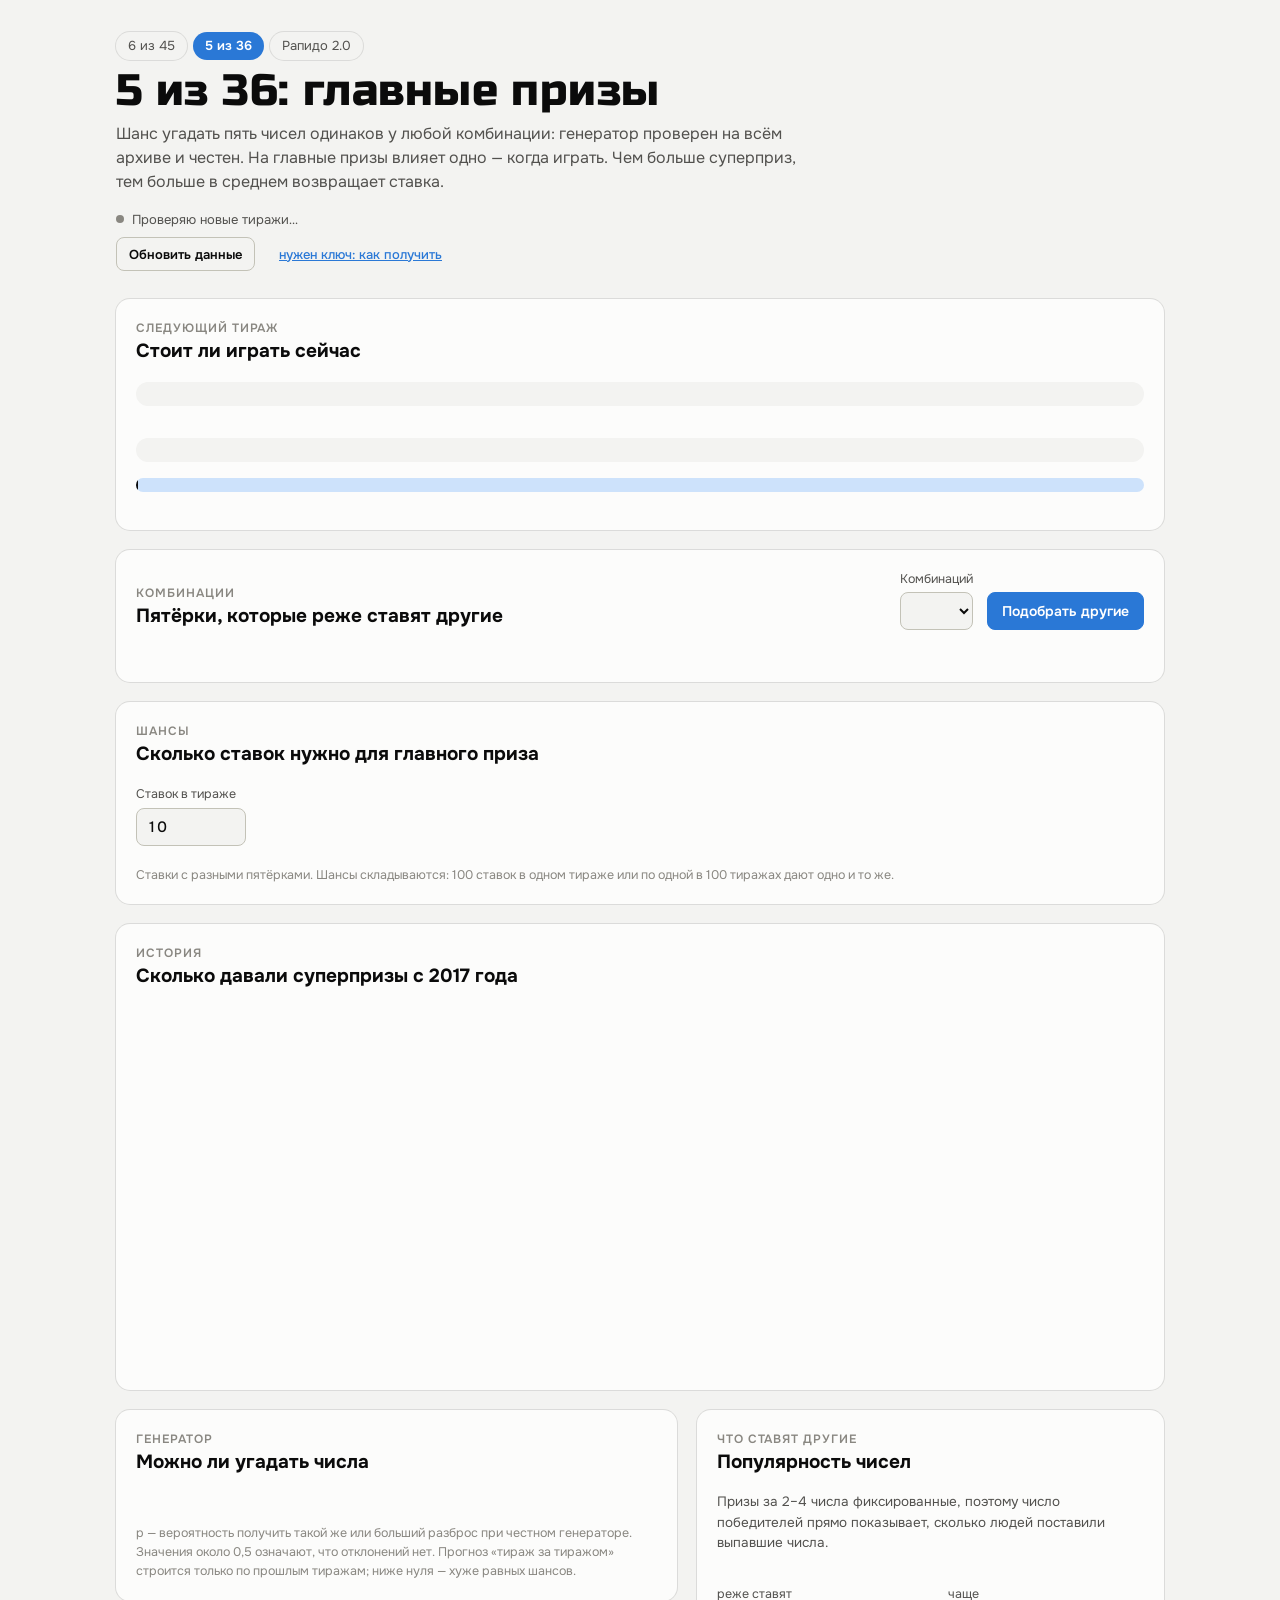
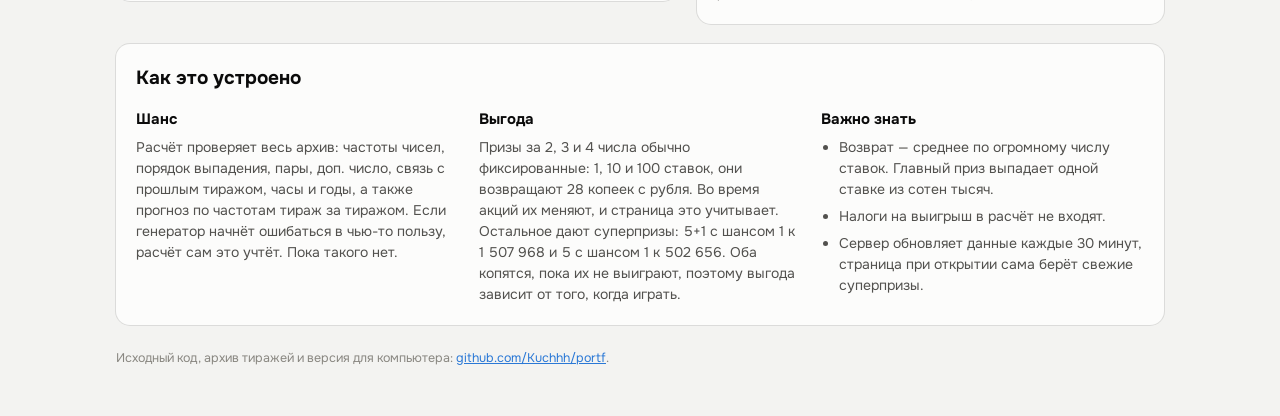
<file: lotto-5x36/web/app.html>
<!doctype html>
<html lang="ru">
<head>
<meta charset="utf-8">
<meta name="viewport" content="width=device-width, initial-scale=1, viewport-fit=cover">
<title>5 из 36: главные призы</title>
<meta name="description" content="«5 из 36»: когда ставка на суперприз выгоднее всего, проверка генератора на всём архиве тиражей и комбинации, с которыми суперприз реже делят. Обновляется автоматически.">
<meta property="og:type" content="website">
<meta property="og:site_name" content="5 из 36: главные призы">
<meta property="og:title" content="5 из 36: главные призы">
<meta property="og:description" content="Когда ставка на суперприз «5 из 36» выгоднее всего, проверка генератора на всём архиве и комбинации, с которыми суперприз реже делят.">
<meta property="og:url" content="https://kuchhh.github.io/portf/5x36/">
<meta property="og:locale" content="ru_RU">
<link rel="icon" href="data:image/svg+xml,%3Csvg xmlns='http://www.w3.org/2000/svg' viewBox='0 0 32 32'%3E%3Ccircle cx='16' cy='16' r='15' fill='%23d6532a'/%3E%3Ctext x='16' y='21.5' font-family='Arial Black,Arial' font-size='14' font-weight='900' text-anchor='middle' fill='white'%3E36%3C/text%3E%3C/svg%3E">
<link rel="preconnect" href="https://fonts.googleapis.com">
<link rel="preconnect" href="https://fonts.gstatic.com" crossorigin>
<link rel="stylesheet" href="https://fonts.googleapis.com/css2?family=Onest:wght@400;500;600;700&family=Russo+One&display=swap">
<style>
  /* Layout: a betting slip on top (the combinations), then "when to play" with the next draw, the strategy for each
     payout mode, then the evidence — the crowd's number grid, the randomness checks and the walk-forward test. */
  :root {
    --plane: #f3f3f1;
    --surface: #fcfcfb;
    --ink: #0b0b0b;
    --ink-2: #52514e;
    --muted: #898781;
    --hair: #e1e0d9;
    --axis: #c3c2b7;
    --accent: #2a78d6;
    --accent-soft: #cde2fb;
    --accent-ink: #ffffff;
    --good-ink: #006300;
    --div-neg: #2a78d6;   /* rarely played */
    --div-mid: #f0efec;
    --div-pos: #e34948;   /* often played */
    --ring: rgba(11, 11, 11, 0.10);
    --f-display: "Russo One", "Arial Black", system-ui, sans-serif;
    --f-ui: "Onest", system-ui, -apple-system, "Segoe UI", sans-serif;
    color-scheme: light;
  }
  @media (prefers-color-scheme: dark) {
    :root:not([data-theme="light"]) {
      --plane: #0d0d0d; --surface: #1a1a19; --ink: #f0efec; --ink-2: #c3c2b7; --muted: #898781;
      --hair: #2c2c2a; --axis: #383835; --accent: #3987e5; --accent-soft: #184f95; --accent-ink: #ffffff; --good-ink: #0ca30c;
      --div-neg: #3987e5; --div-mid: #383835; --div-pos: #e66767; --ring: rgba(255, 255, 255, 0.10);
      color-scheme: dark;
    }
  }
  :root[data-theme="dark"] {
    --plane: #0d0d0d; --surface: #1a1a19; --ink: #f0efec; --ink-2: #c3c2b7; --muted: #898781;
    --hair: #2c2c2a; --axis: #383835; --accent: #3987e5; --accent-soft: #184f95; --accent-ink: #ffffff; --good-ink: #0ca30c;
    --div-neg: #3987e5; --div-mid: #383835; --div-pos: #e66767; --ring: rgba(255, 255, 255, 0.10);
    color-scheme: dark;
  }

  * { box-sizing: border-box; }
  [hidden] { display: none !important; }
  html { -webkit-text-size-adjust: 100%; }
  body { margin: 0; background: var(--plane); color: var(--ink); font-family: var(--f-ui); font-size: 15px; line-height: 1.5; }
  .page {
    max-width: 1080px; margin: 0 auto;
    padding-block: max(28px, env(safe-area-inset-top, 0px)) max(48px, env(safe-area-inset-bottom, 0px));
    padding-left: max(16px, env(safe-area-inset-left, 0px));
    padding-right: max(16px, env(safe-area-inset-right, 0px));
    display: grid; gap: 20px;
  }
  h1, h2, h3 { margin: 0; text-wrap: balance; }
  p { margin: 0; }
  .masthead { display: grid; gap: 8px; padding-block: 4px 8px; }
  .masthead h1 { font-family: var(--f-display); font-weight: 400; font-size: clamp(28px, 5vw, 44px); line-height: 1.05; letter-spacing: 0.01em; }
  .masthead .lede { color: var(--ink-2); max-width: 62ch; font-size: 16px; }
  .status { color: var(--muted); font-size: 13px; font-variant-numeric: tabular-nums; }
  .live { color: var(--ink-2); font-size: 13px; display: flex; align-items: center; gap: 8px; }
  .live::before { content: ""; width: 8px; height: 8px; border-radius: 50%; background: var(--muted); flex: none; }
  .live.ok::before { background: var(--good-ink); }

  .card { background: var(--surface); border-radius: 14px; box-shadow: 0 0 0 1px var(--ring); padding: 20px; display: grid; gap: 16px; min-width: 0; }
  .card h2 { font-size: 19px; font-weight: 700; }
  .eyebrow { font-size: 12px; font-weight: 600; letter-spacing: 0.08em; text-transform: uppercase; color: var(--muted); }
  .note { color: var(--ink-2); font-size: 13.5px; max-width: 70ch; }
  .small { color: var(--muted); font-size: 12.5px; }

  /* slip */
  .slip-head { display: flex; flex-wrap: wrap; align-items: end; justify-content: space-between; gap: 12px 20px; }
  .controls { display: flex; flex-wrap: wrap; align-items: end; gap: 10px 14px; }
  .field { display: grid; gap: 4px; font-size: 12.5px; color: var(--ink-2); }
  select, input[type="number"] {
    font: 500 15px var(--f-ui); color: var(--ink); background: var(--plane); border: 1px solid var(--axis);
    border-radius: 8px; padding: 7px 10px; min-height: 38px; font-variant-numeric: tabular-nums;
  }
  input[type="number"] { width: 110px; }
  button {
    font: 600 14px var(--f-ui); color: var(--ink); background: transparent; border: 1px solid var(--axis);
    border-radius: 8px; padding: 8px 14px; min-height: 38px; cursor: pointer;
  }
  button:hover { border-color: var(--muted); }
  button.primary { background: var(--accent); border-color: var(--accent); color: var(--accent-ink); }
  button.primary:hover { filter: brightness(1.07); }
  button:disabled { opacity: 0.6; cursor: progress; }
  :focus-visible { outline: 2px solid var(--accent); outline-offset: 2px; }

  .tickets { list-style: none; margin: 0; padding: 0; display: grid; gap: 10px; }
  .ticket {
    display: grid; grid-template-columns: 28px auto 1fr auto; align-items: center; gap: 10px 16px;
    padding: 12px 14px; border-radius: 12px; background: var(--plane);
  }
  .ticket .no { font-family: var(--f-display); color: var(--muted); font-size: 15px; }
  .balls { display: flex; gap: 8px; }
  .ball {
    width: 46px; height: 46px; border-radius: 50%; display: grid; place-items: center;
    font-family: var(--f-display); font-size: 19px; letter-spacing: 0.02em;
    box-shadow: inset 0 -3px 0 rgba(0, 0, 0, 0.12), 0 0 0 2px var(--surface);
  }
  .mults { display: flex; flex-wrap: wrap; gap: 6px; font-size: 13px; color: var(--ink-2); }
  .mults span { background: var(--surface); border-radius: 999px; padding: 3px 10px; box-shadow: 0 0 0 1px var(--ring); font-variant-numeric: tabular-nums; }
  .mults b { color: var(--ink); font-weight: 600; }
  .copy { padding: 6px 10px; min-height: 34px; font-size: 13px; }
  .legend-line { display: flex; flex-wrap: wrap; align-items: center; gap: 8px 12px; font-size: 12.5px; color: var(--ink-2); }
  .ramp-group { display: inline-flex; align-items: center; gap: 8px; white-space: nowrap; }
  .ramp { width: 140px; height: 10px; border-radius: 5px; }

  /* when to play */
  .mode-line { display: flex; flex-wrap: wrap; align-items: center; gap: 8px 12px; }
  .chip { display: inline-flex; align-items: center; gap: 6px; border-radius: 999px; padding: 4px 12px; font-size: 13px; font-weight: 600; background: var(--accent-soft); color: var(--ink); }
  .next { display: grid; gap: 4px; padding: 12px 14px; border-radius: 12px; background: var(--plane); font-variant-numeric: tabular-nums; }
  .next strong { font-size: 17px; }
  .when-top { display: grid; grid-template-columns: minmax(0, 1fr) minmax(0, 1.35fr); gap: 24px; align-items: start; }
  .hero-fig { display: grid; gap: 6px; align-content: start; }
  .hero-fig .big { font-size: 56px; font-weight: 700; line-height: 1; letter-spacing: -0.01em; }
  .hero-fig .big small { font-size: 22px; font-weight: 600; color: var(--ink-2); margin-left: 4px; }
  .hero-fig .what { color: var(--ink-2); max-width: 36ch; }
  .bars { display: grid; gap: 2px; position: relative; }
  .bar-row { display: grid; grid-template-columns: 48px 1fr 52px; align-items: center; gap: 10px; min-height: 26px; font-variant-numeric: tabular-nums; font-size: 13.5px; border-radius: 6px; }
  .bar-row .t { color: var(--ink-2); }
  .bar-row .v { text-align: right; color: var(--ink-2); }
  .bar-row.win .v { color: var(--ink); font-weight: 700; }
  .bar-row.next-slot .t { color: var(--ink); font-weight: 700; }
  .track { position: relative; height: 26px; }
  .track .bar { position: absolute; left: 0; top: 6px; height: 14px; background: var(--accent); border-radius: 0 4px 4px 0; }
  .track .ref { position: absolute; top: -2px; bottom: -2px; width: 1px; background: var(--ink-2); }
  .bar-row:hover .track .bar, .bar-row:focus-visible .track .bar { filter: brightness(1.12); }
  .bars-axis { display: grid; grid-template-columns: 48px 1fr 52px; gap: 10px; font-size: 12px; color: var(--muted); }
  .bars-axis .scale { position: relative; height: 18px; }
  .bars-axis .scale span { position: absolute; transform: translateX(-50%); white-space: nowrap; }
  .meter { position: relative; height: 14px; border-radius: 7px; background: var(--accent-soft); overflow: hidden; }
  .meter > div { position: absolute; inset: 0 auto 0 0; background: var(--accent); border-radius: 7px; }
  .rules { display: grid; gap: 4px; font-size: 13px; color: var(--ink-2); font-variant-numeric: tabular-nums; }

  /* strategy by mode */
  .modes { display: grid; gap: 10px; }
  .mode { display: grid; grid-template-columns: minmax(0, 0.9fr) minmax(0, 1.6fr); gap: 8px 20px; padding: 14px; border-radius: 12px; background: var(--plane); }
  .mode.current { box-shadow: inset 0 0 0 2px var(--accent); }
  .mode h3 { font-size: 15px; font-weight: 700; display: flex; flex-wrap: wrap; align-items: center; gap: 8px; }
  .mode .sign { color: var(--ink-2); font-size: 13.5px; }
  .mode ul { margin: 0; padding-left: 18px; display: grid; gap: 4px; color: var(--ink-2); font-size: 14px; }
  .mode ul b { color: var(--ink); }
  .badge { font-size: 11.5px; font-weight: 700; letter-spacing: 0.04em; text-transform: uppercase; background: var(--accent); color: var(--accent-ink); border-radius: 999px; padding: 2px 8px; }

  /* evidence columns */
  .cols { display: grid; grid-template-columns: minmax(0, 1.2fr) minmax(0, 1fr); gap: 20px; align-items: start; }
  .grid45 { display: grid; grid-template-columns: repeat(10, minmax(0, 1fr)); gap: 4px; max-width: 520px; }
  .cell {
    aspect-ratio: 1; max-width: 100%; border-radius: 8px; display: grid; place-items: center;
    font-family: var(--f-display); font-size: clamp(12px, 2.6vw, 16px); cursor: default;
  }
  .cell:hover, .cell:focus-visible { box-shadow: 0 0 0 2px var(--ink); }
  details { font-size: 13.5px; }
  summary { cursor: pointer; color: var(--accent); font-weight: 600; }
  .table-wrap { overflow-x: auto; margin-top: 8px; }
  table { border-collapse: collapse; font-size: 13px; font-variant-numeric: tabular-nums; width: 100%; }
  th, td { text-align: right; padding: 6px 8px; border-bottom: 1px solid var(--hair); white-space: nowrap; }
  th:first-child, td:first-child { text-align: left; }
  th { color: var(--muted); font-weight: 600; font-size: 12px; }
  tr.ours td { font-weight: 700; }
  .checks { display: grid; gap: 0; }
  .check { display: grid; grid-template-columns: 1fr auto; gap: 12px; padding: 9px 0; border-bottom: 1px solid var(--hair); font-size: 14px; }
  .check:last-child { border-bottom: 0; }
  .check .val { font-variant-numeric: tabular-nums; color: var(--ink-2); text-align: right; }
  .verdict { display: inline-flex; align-items: center; gap: 8px; font-weight: 600; font-size: 14px; color: var(--good-ink); }
  .verdict svg { flex: none; }

  /* history */
  .dots { display: grid; gap: 4px; }
  .dot-row { display: grid; grid-template-columns: minmax(150px, 220px) 1fr 66px; align-items: center; gap: 12px; min-height: 30px; font-size: 13.5px; border-radius: 6px; }
  .dot-row .lab { color: var(--ink-2); }
  .dot-row.ours .lab, .dot-row.ours .v { color: var(--ink); font-weight: 700; }
  .dot-row .v { text-align: right; font-variant-numeric: tabular-nums; color: var(--ink-2); }
  .plot { position: relative; height: 30px; }
  .plot .ci { position: absolute; top: 14px; height: 2px; background: var(--accent); border-radius: 1px; }
  .plot .pt { position: absolute; top: 9px; width: 12px; height: 12px; margin-left: -6px; border-radius: 50%; background: var(--accent); box-shadow: 0 0 0 2px var(--surface); }
  .plot .ref { position: absolute; top: 0; bottom: 0; width: 1px; background: var(--ink-2); }
  .dot-row:hover .pt, .dot-row:focus-visible .pt { transform: scale(1.25); }
  .dots-axis { display: grid; grid-template-columns: minmax(150px, 220px) 1fr 66px; gap: 12px; font-size: 12px; color: var(--muted); }
  .dots-axis .scale { position: relative; height: 18px; }
  .dots-axis .scale span { position: absolute; transform: translateX(-50%); }
  .progress { height: 6px; border-radius: 3px; background: var(--hair); overflow: hidden; }
  .progress > div { height: 100%; width: 0; background: var(--accent); border-radius: 3px; transition: width 0.2s; }
  .about { display: grid; grid-template-columns: repeat(auto-fit, minmax(260px, 1fr)); gap: 20px; }
  .about h3 { font-size: 15px; font-weight: 700; margin-bottom: 6px; }
  .about p, .about li { color: var(--ink-2); font-size: 14px; }
  .about ul { margin: 0; padding-left: 18px; display: grid; gap: 6px; }
  footer { color: var(--muted); font-size: 12.5px; display: grid; gap: 4px; }
  footer a, .about a { color: var(--accent); }

  .tip {
    position: fixed; z-index: 30; pointer-events: none; background: var(--surface); color: var(--ink);
    border-radius: 10px; box-shadow: 0 0 0 1px var(--ring), 0 8px 24px rgba(0, 0, 0, 0.18);
    padding: 8px 10px; font-size: 13px; line-height: 1.45; max-width: 260px; font-variant-numeric: tabular-nums;
  }
  .tip .tv { font-weight: 700; font-size: 15px; }
  .tip .tl { color: var(--ink-2); }

  @media (max-width: 820px) {
    .when-top, .cols, .mode { grid-template-columns: 1fr; }
  }
  @media (max-width: 560px) {
    .card { padding: 16px; }
    .ticket { grid-template-columns: 1fr auto; }
    .ticket .no { display: none; }
    .ticket .balls { grid-column: 1 / -1; }
    .ball { width: 40px; height: 40px; font-size: 17px; }
    .balls { gap: 6px; }
    .hero-fig .big { font-size: 48px; }
    .dot-row, .dots-axis { grid-template-columns: 112px 1fr 56px; gap: 8px; }
  }
  @media (prefers-reduced-motion: reduce) { .progress > div { transition: none; } }
</style>
<style>
  .nav { display: flex; flex-wrap: wrap; gap: 6px; font-size: 13px; }
  .nav a, .nav span { border-radius: 999px; padding: 4px 12px; text-decoration: none; box-shadow: 0 0 0 1px var(--ring); color: var(--ink-2); }
  .nav span { background: var(--accent); color: var(--accent-ink); box-shadow: none; font-weight: 600; }
  .ball.bonus { background: var(--ink); color: var(--surface); }
  .plus { font-family: var(--f-display); color: var(--muted); font-size: 18px; align-self: center; }
  .grid36 { display: grid; grid-template-columns: repeat(6, minmax(0, 1fr)); gap: 4px; max-width: 360px; }
  .verdict-box { display: grid; gap: 6px; padding: 12px 14px; border-radius: 12px; background: var(--plane); }
  .verdict-box strong { font-size: 16px; }
  .verdict-box.good { box-shadow: inset 0 0 0 2px var(--good-ink); }
  .kv { display: grid; grid-template-columns: repeat(auto-fit, minmax(150px, 1fr)); gap: 10px; }
  .kv div { padding: 10px 12px; border-radius: 10px; background: var(--plane); display: grid; gap: 2px; }
  .kv b { font-size: 18px; font-variant-numeric: tabular-nums; }
  .kv span { color: var(--ink-2); font-size: 12.5px; }
  .meter .mark { position: absolute; top: -3px; bottom: -3px; width: 2px; background: var(--ink); }
  .meter-axis { position: relative; height: 18px; font-size: 12px; color: var(--muted); }
  .meter-axis span { position: absolute; transform: translateX(-50%); white-space: nowrap; }
  .chart { width: 100%; height: auto; display: block; touch-action: pan-y; }
  .chart .ln { fill: none; stroke: var(--accent); stroke-width: 1.4; }
  .chart .area { fill: var(--accent-soft); opacity: 0.6; }
  .chart .gl { stroke: var(--hair); stroke-width: 1; }
  .chart .rf { stroke: var(--ink-2); stroke-width: 1; stroke-dasharray: 4 3; }
  .chart .q9 { stroke: var(--good-ink); stroke-width: 1; stroke-dasharray: 2 3; }
  .chart text { fill: var(--muted); font: 12px var(--f-ui); }
  .chart .lab { fill: var(--ink-2); }
  .chart .cur { fill: var(--accent); stroke: var(--surface); stroke-width: 2; }
  .chart .hair { stroke: var(--ink-2); stroke-width: 1; }
  .calc { display: grid; gap: 10px; }
  .calc-row { display: flex; flex-wrap: wrap; gap: 10px 14px; align-items: end; }
</style>
</head>
<body>
<main class="page">
  <header class="masthead">
    <nav class="nav" aria-label="Лотереи"><a href="../">6 из 45</a><span aria-current="page">5 из 36</span><a href="../rapido2/">Рапидо 2.0</a></nav>
    <h1>5 из 36: главные призы</h1>
    <p class="lede">Шанс угадать пять чисел одинаков у любой комбинации: генератор проверен на всём архиве и честен. На главные призы влияет одно — когда играть. Чем больше суперприз, тем больше в среднем возвращает ставка.</p>
    <p class="status" id="status"></p>
    <p class="live" id="live">Проверяю новые тиражи…</p>
    <div class="upd" id="upd"></div>
  </header>

  <section class="card" id="now" aria-labelledby="nowTitle">
    <div>
      <p class="eyebrow">Следующий тираж</p>
      <h2 id="nowTitle">Стоит ли играть сейчас</h2>
    </div>
    <div class="next" id="next"></div>
    <div class="when-top">
      <div class="hero-fig" id="hero"></div>
      <div class="kv" id="kv"></div>
    </div>
    <div class="verdict-box" id="verdict"></div>
    <div>
      <div class="meter" id="meter" role="img"><div></div><span class="mark"></span></div>
      <div class="meter-axis" id="meterAxis"></div>
    </div>
  </section>

  <section class="card" id="slip" aria-labelledby="slipTitle">
    <div class="slip-head">
      <div>
        <p class="eyebrow">Комбинации</p>
        <h2 id="slipTitle">Пятёрки, которые реже ставят другие</h2>
      </div>
      <form class="controls" id="controls">
        <label class="field">Комбинаций <select id="nTickets"></select></label>
        <button type="button" class="primary" id="reroll">Подобрать другие</button>
      </form>
    </div>
    <ol class="tickets" id="tickets"></ol>
    <p class="small" id="slipNote"></p>
  </section>

  <section class="card" id="odds" aria-labelledby="oddsTitle">
    <div>
      <p class="eyebrow">Шансы</p>
      <h2 id="oddsTitle">Сколько ставок нужно для главного приза</h2>
    </div>
    <div class="calc">
      <div class="calc-row">
        <label class="field">Ставок в тираже <input type="number" id="bets" min="1" max="1000000" step="1" value="10" inputmode="numeric"></label>
      </div>
      <div class="kv" id="calc"></div>
      <p class="small">Ставки с разными пятёрками. Шансы складываются: 100 ставок в одном тираже или по одной в 100 тиражах дают одно и то же.</p>
    </div>
  </section>

  <section class="card" id="history" aria-labelledby="historyTitle">
    <div>
      <p class="eyebrow">История</p>
      <h2 id="historyTitle">Сколько давали суперпризы с 2017 года</h2>
    </div>
    <p class="note" id="historyNote"></p>
    <svg class="chart" id="chart" viewBox="0 0 960 300" role="img" aria-labelledby="chartDesc"><desc id="chartDesc">Сколько рублей с рубля ставки давали суперпризы, лучший тираж каждого дня</desc></svg>
    <div class="kv" id="histKv"></div>
    <p class="small" id="timingNote"></p>
  </section>

  <div class="cols">
    <section class="card" id="random" aria-labelledby="randomTitle">
      <div>
        <p class="eyebrow">Генератор</p>
        <h2 id="randomTitle">Можно ли угадать числа</h2>
      </div>
      <p class="verdict" id="rverdict"></p>
      <div class="checks" id="checks"></div>
      <p class="small">p — вероятность получить такой же или больший разброс при честном генераторе. Значения около 0,5 означают, что отклонений нет. Прогноз «тираж за тиражом» строится только по прошлым тиражам; ниже нуля — хуже равных шансов.</p>
    </section>
    <section class="card" id="crowd" aria-labelledby="crowdTitle">
      <div>
        <p class="eyebrow">Что ставят другие</p>
        <h2 id="crowdTitle">Популярность чисел</h2>
      </div>
      <p class="note">Призы за 2–4 числа фиксированные, поэтому число победителей прямо показывает, сколько людей поставили выпавшие числа.</p>
      <div class="grid36" id="grid36" role="list"></div>
      <div class="legend-line"><span class="ramp-group"><span>реже ставят</span><span class="ramp" id="ramp"></span><span>чаще</span></span></div>
    </section>
  </div>

  <section class="card" aria-labelledby="aboutTitle">
    <h2 id="aboutTitle">Как это устроено</h2>
    <div class="about">
      <div>
        <h3>Шанс</h3>
        <p>Расчёт проверяет весь архив: частоты чисел, порядок выпадения, пары, доп. число, связь с прошлым тиражом, часы и годы, а также прогноз по частотам тираж за тиражом. Если генератор начнёт ошибаться в чью-то пользу, расчёт сам это учтёт. Пока такого нет.</p>
      </div>
      <div>
        <h3>Выгода</h3>
        <p>Призы за 2, 3 и 4 числа обычно фиксированные: 1, 10 и 100 ставок, они возвращают 28 копеек с рубля. Во время акций их меняют, и страница это учитывает. Остальное дают суперпризы: 5+1 с шансом 1 к 1 507 968 и 5 с шансом 1 к 502 656. Оба копятся, пока их не выиграют, поэтому выгода зависит от того, когда играть.</p>
      </div>
      <div>
        <h3>Важно знать</h3>
        <ul>
          <li>Возврат — среднее по огромному числу ставок. Главный приз выпадает одной ставке из сотен тысяч.</li>
          <li>Налоги на выигрыш в расчёт не входят.</li>
          <li>Сервер обновляет данные каждые 30 минут, страница при открытии сама берёт свежие суперпризы.</li>
        </ul>
      </div>
    </div>
  </section>

  <footer>
    <p id="dataNote"></p>
    <p>Исходный код, архив тиражей и версия для компьютера: <a href="https://github.com/Kuchhh/portf">github.com/Kuchhh/portf</a>.</p>
  </footer>
</main>
<div class="tip" id="tip" hidden></div>
<script>
(() => {
  'use strict';
  const INIT = /*@INIT@*/;
  const C = INIT.consts;
  let S = INIT.state;
  const $ = (id) => document.getElementById(id);
  const nf0 = new Intl.NumberFormat('ru-RU', { maximumFractionDigits: 0 });
  const dec = (x, d = 2) => x.toFixed(d).replace('.', ',').replace('-', '−');
  const int = (x) => nf0.format(Math.round(x));
  const mln = (x) => (x >= 1e6 ? dec(x / 1e6, x >= 1e7 ? 1 : 2) + ' млн' : int(x));
  const dateRu = (s) => s.slice(8, 10) + '.' + s.slice(5, 7) + '.' + s.slice(0, 4) + ', ' + s.slice(11, 16);
  const el = (tag, cls, text) => { const e = document.createElement(tag); if (cls) e.className = cls; if (text !== undefined) e.textContent = text; return e; };
  const state = { n: 4, seed: 0, bets: 10 };
  try { const s = JSON.parse(localStorage.getItem('five36') || '{}'); if (s.n) state.n = s.n; if (s.bets) state.bets = s.bets; } catch (e) {}
  const remember = () => { try { localStorage.setItem('five36', JSON.stringify({ n: state.n, bets: state.bets })); } catch (e) {} };

  // ---------------- tooltip
  const tip = $('tip');
  function showTip(rows, ev, anchor) {
    tip.replaceChildren(...rows.map(([c, t]) => el('div', c, t)));
    tip.hidden = false;
    const r = anchor ? anchor.getBoundingClientRect() : null;
    const x = ev && ev.clientX !== undefined ? ev.clientX : r.left + r.width / 2;
    const y = ev && ev.clientY !== undefined ? ev.clientY : r.top;
    const w = tip.offsetWidth, h = tip.offsetHeight;
    tip.style.left = Math.max(8, Math.min(innerWidth - w - 8, x + 14)) + 'px';
    tip.style.top = Math.max(8, y - h - 12) + 'px';
  }
  const hideTip = () => { tip.hidden = true; };

  // ---------------- money
  const share = (l) => (l > 1e-12 ? (1 - Math.exp(-l)) / l : 1);
  function current() {
    const nx = S.next && S.next.n > S.last.n ? S.next : null;
    return {
      n: nx ? nx.n : S.last.n + 1, date: nx ? nx.date : null,
      sp1: nx ? nx.sp1 : S.last.sp1, sp2: nx ? nx.sp2 : S.last.sp2,
      price: (nx && nx.ticket_price) || S.rules.price,
    };
  }
  // small prizes: fixed ones pay H_k * prize; a shared one pays (a + b * bets) / bets
  function smallValue(cols) {
    let v = 0;
    for (const k of [4, 3, 2]) {
      const t = S.rules.tiers[k];
      v += t.shared ? (t.a + t.b * cols) / Math.max(cols, 1) : C.H[k] * t.prize;
    }
    return v;
  }
  function ret(sp1, sp2, price, cols) {
    cols = cols || S.rules.columns || 300;
    const main = C.P51 * sp1 * share(cols * C.P51) + C.P5 * sp2 * share(cols * C.P5);
    const small = smallValue(cols);
    return { all: (small + main) / price, main: main / price, small: small / price };
  }

  // ---------------- Moscow time (UTC+3 all year)
  const mskToMs = (s) => Date.UTC(+s.slice(0, 4), +s.slice(5, 7) - 1, +s.slice(8, 10), +s.slice(11, 13) - 3, +s.slice(14, 16));
  function nextDrawTime() {
    const cur = current();
    if (cur.date) return { ms: mskToMs(cur.date), exact: true };
    const t = S.times.map(mskToMs);
    const gaps = t.slice(1).map((v, i) => v - t[i]).sort((a, b) => a - b);
    const gap = gaps.length ? gaps[Math.floor(gaps.length / 2)] : 30 * 60000;
    let ms = t[t.length - 1] + gap;
    while (ms < Date.now()) ms += gap;
    return { ms, exact: false };
  }
  const inTime = (m) => (m < 1 ? 'меньше минуты' : m < 60 ? m + ' мин' : Math.floor(m / 60) + ' ч ' + (m % 60) + ' мин');
  const hhmm = (ms) => new Intl.DateTimeFormat('ru-RU', { timeZone: 'Europe/Moscow', hour: '2-digit', minute: '2-digit' }).format(new Date(ms));

  // ---------------- header
  function renderStatus() {
    $('status').textContent = 'Архив: ' + int(S.count) + ' тиражей, с №' + INIT.first.n + ' (' + dateRu(INIT.first.date).slice(0, 10) + ') по №' + S.last.n + ' (' + dateRu(S.last.date) + ' МСК). Последний: ' + S.last.balls.join(' ') + ' + ' + S.last.bonus + '.';
    $('dataNote').textContent = 'Данные: архив тиражей «5 из 36» с stoloto.ru. Сервер докачивает новые тиражи каждые 30 минут; полный разбор архива пересчитывается раз в день.';
  }

  // ---------------- now
  function renderNow() {
    const cur = current(), H = INIT.hist;
    const r = ret(cur.sp1, cur.sp2, cur.price);
    const nt = nextDrawTime();
    const wait = Math.max(0, Math.round((nt.ms - Date.now()) / 60000));
    $('next').replaceChildren(
      el('strong', null, 'Тираж №' + cur.n + ' — в ' + hhmm(nt.ms) + ' МСК (через ' + inTime(wait) + ')'),
      el('span', null, 'Суперприз 5+1 — ' + int(cur.sp1) + ' ₽, суперприз за 5 чисел — ' + int(cur.sp2) + ' ₽. Ставка ' + cur.price + ' ₽.'),
      el('span', 'small', nt.exact ? 'Суперпризы этого тиража уже объявлены.' : 'Время рассчитано по расписанию последних тиражей, суперпризы — после последнего тиража.'));
    const big = el('div', 'big', dec(r.main)); big.appendChild(el('small', null, '₽ с рубля'));
    $('hero').replaceChildren(big, el('p', 'what', 'дают суперпризы в этом тираже. Вместе с призами за 2–4 числа ставка возвращает в среднем ' + dec(r.all) + ' ₽ на рубль.'));
    const need2 = (cur.price - smallValue(S.rules.columns || 300) - C.P51 * cur.sp1) / C.P5;
    const kv = $('kv');
    kv.replaceChildren();
    [[dec(H.m_median), 'обычно за последний год'], [dec(H.m_q90), 'у 10% лучших тиражей года'], [dec(H.m_max_year), 'максимум за год'], [dec(H.m_max_ever), 'максимум за всю историю']]
      .forEach(([v, t]) => { const d = el('div'); d.append(el('b', null, v), el('span', null, t)); kv.appendChild(d); });
    const vb = $('verdict');
    const good = r.all >= 1 || r.main >= H.m_q90;
    vb.className = 'verdict-box' + (good ? ' good' : '');
    let head, body;
    if (r.all >= 1) {
      head = 'Ставка окупается'; body = 'Суперпризы и призы сейчас так велики, что ставка в среднем возвращает больше, чем стоит.';
    } else if (r.main >= H.m_q90) {
      head = 'Сейчас хороший момент'; body = 'Суперпризы входят в 10% самых крупных за год. За три года игра только в такие моменты давала втрое больше суперпризов на рубль.';
    } else {
      const grow = C.P51 * H.sp1_step_mean + C.P5 * H.sp2_step_mean;
      const steps = grow > 0 ? Math.ceil(((H.m_q90 - r.main) * cur.price) / grow) : null;
      head = 'Лучше подождать';
      const pl = (n, a, b, c) => { const m = n % 100, k = n % 10; return m > 10 && m < 20 ? c : k === 1 ? a : k > 1 && k < 5 ? b : c; };
      body = 'До 10% лучших моментов года суперпризам нужно вырасти' + (steps ? ': это примерно ' + int(steps) + ' ' + pl(steps, 'тираж', 'тиража', 'тиражей') + ' (' + (steps < 48 ? 'меньше суток' : '≈' + int(steps / 48) + ' дн.') + '), если их не выиграют раньше.' : '.');
    }
    vb.replaceChildren(el('strong', null, head), el('span', null, body),
      el('span', 'small', 'Ставка окупилась бы при суперпризе за 5 чисел от ' + mln(need2) + ' ₽ (при нынешнем 5+1). За год он доходил до ' + mln(H.sp2_max) + ' ₽, за всю историю — до ' + mln(H.sp2_max_ever) + ' ₽.'));
    if (S.rules.kind === 'shared') {
      const slots = Object.entries(S.rules.slots).map(([t, c]) => [t, ret(cur.sp1, cur.sp2, cur.price, c + 1).all, c]).sort((a, b) => b[1] - a[1]).slice(0, 6);
      vb.appendChild(el('span', null, 'Сейчас акция: приз за 3 числа делится между победителями, поэтому выгоднее тиражи, где мало ставок. Лучшие: ' + slots.map(([t, v]) => t + ' — ' + dec(v)).join(', ') + ' ₽ на рубль.'));
    } else if (S.rules.kind === 'promo') {
      vb.appendChild(el('span', null, 'Сейчас акция: призы за 2–4 числа изменены и возвращают ' + dec(r.small) + ' ₽ с рубля вместо обычных 0,28.'));
    }
    const hi = Math.max(H.m_max_year, r.main) * 1.05;
    const pos = (v) => (v / hi) * 100;
    const m = $('meter');
    m.firstElementChild.style.width = Math.min(100, pos(r.main)) + '%';
    m.querySelector('.mark').style.left = pos(H.m_q90) + '%';
    m.setAttribute('aria-label', 'Суперпризы дают ' + dec(r.main) + ' ₽ с рубля; 10% лучших тиражей года — от ' + dec(H.m_q90) + '; максимум за год ' + dec(H.m_max_year));
    const ax = $('meterAxis');
    ax.replaceChildren();
    const marks = [[0, '0'], [H.m_q90, 'лучшие 10% — от ' + dec(H.m_q90)], [H.m_max_year, 'максимум года ' + dec(H.m_max_year)]];
    marks.forEach(([v, t]) => { const sp = el('span', null, t); sp.style.left = Math.max(4, Math.min(90, pos(v))) + '%'; ax.appendChild(sp); });
  }

  // ---------------- tickets
  function mulberry32(a) { return () => { a |= 0; a = (a + 0x6d2b79f5) | 0; let t = Math.imul(a ^ (a >>> 15), 1 | a); t = (t + Math.imul(t ^ (t >>> 7), 61 | t)) ^ t; return ((t ^ (t >>> 14)) >>> 0) / 4294967296; }; }
  function sample5(rng) { const a = Array.from({ length: C.N }, (_, i) => i + 1); for (let i = 0; i < C.K; i++) { const j = i + Math.floor(rng() * (C.N - i)); [a[i], a[j]] = [a[j], a[i]]; } return a.slice(0, C.K).sort((x, y) => x - y); }
  function acceptable(Cs, recent) {
    let run = 1, best = 1;
    for (let i = 1; i < Cs.length; i++) { run = Cs[i] - Cs[i - 1] === 1 ? run + 1 : 1; if (run > best) best = run; }
    if (best >= 3) return false;
    const tens = [0, 0, 0, 0]; for (const x of Cs) tens[Math.floor(x / 10)]++;
    if (Math.max(...tens) >= 4) return false;
    for (const w of [6, 7, 9]) { const c = new Array(w).fill(0); for (const x of Cs) c[(x - 1) % w]++; if (Math.max(...c) >= 4) return false; }
    const ss = new Set(Cs);
    for (let i = 0; i < Cs.length; i++) for (let j = i + 1; j < Cs.length; j++) { const a = Cs[i], st = Cs[j] - a; if (ss.has(a + 2 * st) && ss.has(a + 3 * st)) return false; }
    for (const r of recent) { let k = 0; for (const x of Cs) if (r.has(x)) k++; if (k >= 4) return false; }
    return true;
  }
  const common = (A, B) => A.filter((x) => B.includes(x)).length;
  const popRel = (Cs) => Cs.reduce((v, x) => v * INIT.crowd.q[x], 1) / INIT.crowd.norm;
  const score = (Cs) => Cs.reduce((s, x) => s + Math.log(INIT.bias.p_main[x] || 1), 0) - 0.01 * Math.log(popRel(Cs));
  function pickTickets(n, seed) {
    const rng = mulberry32(seed), recent = S.recent.map((b) => new Set(b)), chosen = [];
    for (let t = 0; t < n; t++) {
      let bestC = null, bestS = -Infinity;
      for (let r = 0; r < 4; r++) {
        let Cs = null;
        for (let k = 0; k < 500; k++) { const c = sample5(rng); if (acceptable(c, recent) && chosen.every((o) => common(c, o) <= 2)) { Cs = c; break; } }
        if (!Cs) continue;
        let cur = score(Cs), improved = true;
        while (improved) {
          improved = false;
          let candS = cur, candC = null;
          for (let i = 0; i < C.K; i++) {
            const rest = Cs.slice(0, i).concat(Cs.slice(i + 1));
            for (let x = 1; x <= C.N; x++) {
              if (Cs.includes(x)) continue;
              const c2 = rest.concat([x]).sort((a, b) => a - b);
              if (!acceptable(c2, recent) || chosen.some((o) => common(c2, o) > 2)) continue;
              const s = score(c2);
              if (s > candS + 1e-12) { candS = s; candC = c2; }
            }
          }
          if (candC) { Cs = candC; cur = candS; improved = true; }
        }
        if (cur > bestS) { bestS = cur; bestC = Cs; }
      }
      if (bestC) chosen.push(bestC);
    }
    const pb = INIT.bias.p_bonus;
    const top = INIT.bias.bonus > 10 ? [1, 2, 3, 4].reduce((a, b) => (pb[b] > pb[a] ? b : a)) : 0;
    return chosen.map((c, i) => ({ C: c, bonus: top || (i % C.NB) + 1 }));
  }
  const tint = (x) => {
    const d = INIT.crowd.q.map(Math.log), m = Math.max(...d.slice(1).map(Math.abs)) || 1;
    const t = d[x] / m;
    return { bg: 'color-mix(in oklab, ' + (t < 0 ? 'var(--div-neg)' : 'var(--div-pos)') + ' ' + Math.round(Math.abs(t) * 100) + '%, var(--div-mid))', fg: Math.abs(t) > 0.55 ? '#fff' : 'var(--ink)', t };
  };
  let tickets = [];
  function renderTickets() {
    tickets = pickTickets(Math.max(state.n, 1), state.seed || S.last.n);
    const list = $('tickets');
    list.replaceChildren();
    tickets.forEach((t, i) => {
      const li = el('li', 'ticket');
      const balls = el('div', 'balls');
      t.C.forEach((x) => { const b = el('span', 'ball', String(x)); const c = tint(x); b.style.background = c.bg; b.style.color = c.fg; balls.appendChild(b); });
      balls.append(el('span', 'plus', '+'), el('span', 'ball bonus', String(t.bonus)));
      const m = el('div', 'mults');
      const s = el('span'); s.append('ставят '); s.appendChild(el('b', null, 'в ' + dec(1 / popRel(t.C), 1) + ' раза реже')); m.appendChild(s);
      const cp = el('button', 'copy', 'Скопировать'); cp.type = 'button';
      cp.addEventListener('click', () => {
        const done = () => { cp.textContent = 'Скопировано'; setTimeout(() => { cp.textContent = 'Скопировать'; }, 1500); };
        try { navigator.clipboard.writeText(t.C.join(' ') + ' + ' + t.bonus).then(done, () => {}); } catch (e) {}
      });
      li.append(el('span', 'no', String(i + 1)), balls, m, cp);
      list.appendChild(li);
    });
    $('slipNote').textContent = 'Шанс угадать у этих пятёрок такой же, как у любых других. Но их ставят в 1,5–2 раза реже средней, поэтому выигранный суперприз реже придётся делить. Доп. числа 1–4 распределены поровну: генератор выбирает их равновероятно.';
  }

  // ---------------- odds calculator
  function renderCalc() {
    const n = state.bets, cur = current(), r = ret(cur.sp1, cur.sp2, cur.price, (S.rules.columns || 300) + n);
    const rows = [
      ['1 к ' + int(1 / Math.min(1, n * C.P51)), 'шанс суперприза 5+1'],
      ['1 к ' + int(1 / Math.min(1, n * C.P5)), 'шанс суперприза за 5 чисел'],
      ['1 к ' + int(1 / Math.min(1, n * C.H[5])), 'шанс хотя бы одного из двух'],
      [int(n * cur.price) + ' ₽', 'стоимость; в среднем вернётся ' + int(n * cur.price * r.all) + ' ₽'],
    ];
    const box = $('calc');
    box.replaceChildren();
    rows.forEach(([v, t]) => { const d = el('div'); d.append(el('b', null, v), el('span', null, t)); box.appendChild(d); });
  }

  // ---------------- history chart
  function renderHistory() {
    const H = INIT.hist, T = INIT.timing, ser = INIT.series;
    const peak = ser.reduce((a, b) => (b[1] > a[1] ? b : a));
    $('historyNote').textContent = 'Сколько рублей с каждого рубля ставки давали суперпризы, лучший тираж каждого дня. Больше всего — ' + dec(peak[1]) + ' ₽ ' + peak[0].slice(8, 10) + '.' + peak[0].slice(5, 7) + '.' + peak[0].slice(0, 4) + ', когда суперприз 5+1 был ' + mln(peak[2]) + ' ₽, а за 5 чисел — ' + mln(peak[3]) + ' ₽. Зелёная линия — порог 10% лучших тиражей последнего года, пунктир — сколько суперпризы должны давать, чтобы ставка окупалась при обычных призах.';
    const svg = $('chart');
    const W = 960, Hh = 300, L = 44, R = 12, Tp = 12, B = 28;
    const xs = ser.map((s) => Date.UTC(+s[0].slice(0, 4), +s[0].slice(5, 7) - 1, +s[0].slice(8, 10)));
    const x0 = xs[0], x1 = xs[xs.length - 1];
    const be = 1 - smallValue(S.rules.columns || 300) / S.rules.price;
    const ymax = Math.max(be, ...ser.map((s) => s[1])) * 1.05, ymin = 0;
    const X = (t) => L + ((t - x0) / (x1 - x0)) * (W - L - R), Y = (v) => Tp + (1 - (v - ymin) / (ymax - ymin)) * (Hh - Tp - B);
    const ns = 'http://www.w3.org/2000/svg';
    const mk = (tag, attrs, text) => { const e = document.createElementNS(ns, tag); for (const k in attrs) e.setAttribute(k, attrs[k]); if (text !== undefined) e.textContent = text; return e; };
    while (svg.childNodes.length > 1) svg.removeChild(svg.lastChild);
    const stepY = ymax > 0.8 ? 0.2 : 0.1;
    for (let v = 0; v <= ymax; v += stepY) {
      v = Math.round(v * 10) / 10;
      svg.append(mk('line', { x1: L, x2: W - R, y1: Y(v), y2: Y(v), class: 'gl' }), mk('text', { x: L - 6, y: Y(v) + 4, 'text-anchor': 'end' }, dec(v, 1)));
    }
    for (let y = +ser[0][0].slice(0, 4) + 1; y <= +ser[ser.length - 1][0].slice(0, 4); y++) {
      const t = Date.UTC(y, 0, 1);
      svg.append(mk('text', { x: X(t), y: Hh - 8, 'text-anchor': 'middle' }, String(y)));
    }
    let d = '';
    xs.forEach((t, i) => { d += (i ? 'L' : 'M') + X(t).toFixed(1) + ' ' + Y(ser[i][1]).toFixed(1); });
    svg.append(mk('path', { d: d + 'L' + X(x1) + ' ' + Y(ymin) + 'L' + X(x0) + ' ' + Y(ymin) + 'Z', class: 'area' }), mk('path', { d, class: 'ln' }));
    svg.append(mk('line', { x1: L, x2: W - R, y1: Y(be), y2: Y(be), class: 'rf' }), mk('text', { x: W - R, y: Y(be) - 5, 'text-anchor': 'end', class: 'lab' }, 'окупается'));
    svg.append(mk('line', { x1: L, x2: W - R, y1: Y(H.m_q90), y2: Y(H.m_q90), class: 'q9' }));
    const hair = mk('line', { y1: Tp, y2: Hh - B, class: 'hair', visibility: 'hidden' });
    const dot = mk('circle', { r: 4, class: 'cur', visibility: 'hidden' });
    svg.append(hair, dot);
    const move = (ev) => {
      const box = svg.getBoundingClientRect();
      const px = ((ev.clientX - box.left) / box.width) * W;
      const t = x0 + ((px - L) / (W - L - R)) * (x1 - x0);
      let i = xs.findIndex((v) => v >= t); if (i < 0) i = xs.length - 1;
      const s = ser[i];
      hair.setAttribute('x1', X(xs[i])); hair.setAttribute('x2', X(xs[i])); hair.setAttribute('visibility', 'visible');
      dot.setAttribute('cx', X(xs[i])); dot.setAttribute('cy', Y(s[1])); dot.setAttribute('visibility', 'visible');
      showTip([['tv', dec(s[1]) + ' ₽ с рубля'], ['tl', s[0].slice(8, 10) + '.' + s[0].slice(5, 7) + '.' + s[0].slice(0, 4)], ['tl', '5+1: ' + mln(s[2]) + ' ₽, 5: ' + mln(s[3]) + ' ₽'], ['tl', 'ставка ' + s[4] + ' ₽']], ev);
    };
    svg.onpointermove = move;
    svg.onpointerleave = () => { hair.setAttribute('visibility', 'hidden'); dot.setAttribute('visibility', 'hidden'); hideTip(); };
    const kv = $('histKv');
    kv.replaceChildren();
    [[mln(H.sp1_min) + '–' + mln(H.sp1_max) + ' ₽', 'суперприз 5+1 за год; растёт в среднем на ' + int(H.sp1_step_mean) + ' ₽ за тираж'], [mln(H.sp2_min) + '–' + mln(H.sp2_max) + ' ₽', 'суперприз за 5 чисел за год; растёт на ' + int(H.sp2_step_mean) + ' ₽ за тираж'], [int(H.wins51_year) + ' и ' + int(H.wins5_year), 'раз за год выиграли 5+1 и 5'], [int(H.check_obs) + ' / ' + dec(H.check_exp, 0), 'выигрышей 5+1 и 5 с 2023 года / по теории']]
      .forEach(([v, t]) => { const dd = el('div'); dd.append(el('b', null, v), el('span', null, t)); kv.appendChild(dd); });
    $('timingNote').textContent = 'Проверка правила «играть только в 10% лучших моментов» на ' + int(T.draws) + ' тиражах за три года, порог каждый раз считался по предыдущему году: если играть в каждом тираже, суперпризы давали бы ' + dec(T.every, 3) + ' ₽ с рубля, по правилу (' + dec(T.share * 100, 0) + '% тиражей) — ' + dec(T.chosen, 3) + ' ₽, в ' + dec(T.chosen / T.every, 1) + ' раза больше.';
  }

  // ---------------- randomness
  function renderRandom() {
    const r = INIT.randomness, b = INIT.bias;
    const v = $('rverdict');
    v.innerHTML = '<svg width="18" height="18" viewBox="0 0 18 18" aria-hidden="true"><circle cx="9" cy="9" r="8" fill="none" stroke="currentColor" stroke-width="1.6"/><path d="M5.2 9.3l2.4 2.4 5-5" fill="none" stroke="currentColor" stroke-width="1.8" stroke-linecap="round" stroke-linejoin="round"/></svg>';
    v.appendChild(el('span', null, b.passed ? 'Найдено устойчивое смещение, оно учтено' : 'Отклонений нет: числа выпадают равновероятно'));
    const p = (x) => (x < 1e-4 ? '< 0,0001' : dec(x, 3));
    const rows = [
      ['Частоты 36 чисел', 'p = ' + p(r.freq_p)],
      ['Частоты по порядку выпадения', 'p от ' + p(Math.min(...r.pos_p)) + ' до ' + p(Math.max(...r.pos_p))],
      ['Частоты 630 пар', 'p = ' + p(r.pairs_p)],
      ['Совпадение с прошлым тиражом', dec(r.overlap_mean, 3) + ' при теории ' + dec(r.overlap_expected, 3)],
      ['Доп. число 1–4', 'p = ' + p(r.bonus_p)],
      ['Зависимость от часа тиража', 'p = ' + p(r.hour_p)],
      ['Зависимость от года', 'p = ' + p(r.year_p)],
      ['Прогноз чисел тираж за тиражом', dec(b.main, 1) + ' нат'],
      ['Прогноз доп. числа тираж за тиражом', dec(b.bonus, 1) + ' нат'],
    ];
    const box = $('checks');
    box.replaceChildren();
    rows.forEach(([a, val]) => { const d = el('div', 'check'); d.append(el('span', null, a), el('span', 'val', val)); box.appendChild(d); });
  }

  // ---------------- crowd grid
  function renderCrowd() {
    const g = $('grid36');
    g.replaceChildren();
    for (let x = 1; x <= C.N; x++) {
      const c = el('div', 'cell', String(x)); c.tabIndex = 0; c.setAttribute('role', 'listitem');
      const t = tint(x); c.style.background = t.bg; c.style.color = t.fg;
      const pct = (INIT.crowd.q[x] - 1) * 100;
      const label = x + ': ставят на ' + dec(Math.abs(pct), 0) + '% ' + (pct < 0 ? 'реже' : 'чаще') + ' среднего';
      c.setAttribute('aria-label', label);
      c.addEventListener('pointermove', (ev) => showTip([['tv', (pct < 0 ? '−' : '+') + dec(Math.abs(pct), 0) + '%'], ['tl', 'как часто ставят ' + x + ' по сравнению со средним числом']], ev));
      c.addEventListener('pointerleave', hideTip);
      c.addEventListener('focus', () => showTip([['tv', (pct < 0 ? '−' : '+') + dec(Math.abs(pct), 0) + '%'], ['tl', label]], null, c));
      c.addEventListener('blur', hideTip);
      g.appendChild(c);
    }
    $('ramp').style.background = 'linear-gradient(90deg, var(--div-neg), var(--div-mid), var(--div-pos))';
  }

  // ---------------- controls
  const sel = $('nTickets');
  for (let i = 1; i <= 12; i++) { const o = el('option', null, String(i)); o.value = i; sel.appendChild(o); }
  sel.value = String(state.n);
  sel.addEventListener('change', () => { state.n = Number(sel.value); remember(); renderTickets(); });
  $('controls').addEventListener('submit', (e) => e.preventDefault());
  $('reroll').addEventListener('click', () => { state.seed = Math.floor(Math.random() * 1e9); renderTickets(); });
  $('bets').value = String(state.bets);
  $('bets').addEventListener('input', () => { state.bets = Math.max(1, Math.min(1e6, Math.round(Number($('bets').value) || 1))); remember(); renderCalc(); });

  // ---------------- fresh state from the server
  async function refresh() {
    const live = $('live');
    try {
      const r = await fetch('state.json?v=' + Date.now(), { cache: 'no-store' });
      if (!r.ok) throw new Error('данные не загрузились (' + r.status + ')');
      const s = await r.json();
      const t = new Intl.DateTimeFormat('ru-RU', { hour: '2-digit', minute: '2-digit' }).format(new Date());
      if (s.last.n > S.last.n || (s.next && (!S.next || s.next.n !== S.next.n))) {
        const added = s.last.n - S.last.n;
        S = s;
        renderStatus(); renderNow(); renderTickets(); renderCalc();
        live.textContent = 'Проверено в ' + t + (added > 0 ? ': добавлено тиражей — ' + added + ', суперпризы и комбинации обновлены.' : ': суперпризы обновлены.');
      } else {
        live.textContent = 'Проверено в ' + t + ': данные актуальны, последний тираж №' + s.last.n + '.';
      }
      live.className = 'live ok';
    } catch (e) {
      live.textContent = 'Не удалось проверить новые тиражи: ' + e.message + '. Показан расчёт на тираж №' + S.last.n + '.';
      live.className = 'live';
    }
  }

  renderStatus(); renderNow(); renderTickets(); renderCalc(); renderHistory(); renderRandom(); renderCrowd();
  window.lottoRefresh = refresh; window.lottoLast = () => S.last.n;
  refresh();
  setInterval(() => { if (!document.hidden) refresh(); }, 5 * 60 * 1000);
  setInterval(() => { if (!document.hidden) renderNow(); }, 30 * 1000);
  document.addEventListener('visibilitychange', () => { if (!document.hidden) { renderNow(); refresh(); } });
  window.addEventListener('scroll', hideTip, { passive: true });
})();
</script>
<style>
  .upd { display: grid; gap: 8px; font-size: 13px; color: var(--ink-2); }
  .upd-row { display: flex; flex-wrap: wrap; align-items: center; gap: 8px 12px; }
  .upd button { min-height: 34px; padding: 6px 12px; font-size: 13px; }
  .upd .linkish { border: 0; padding: 0; min-height: 0; color: var(--accent); background: none; font-weight: 500; text-decoration: underline; }
  .upd form { display: grid; gap: 8px; padding: 12px; border-radius: 12px; background: var(--surface); box-shadow: 0 0 0 1px var(--ring); max-width: 560px; }
  .upd input { font: 500 14px var(--f-ui); color: var(--ink); background: var(--plane); border: 1px solid var(--axis); border-radius: 8px; padding: 7px 10px; min-height: 38px; width: 100%; }
  .upd ol { margin: 0; padding-left: 18px; display: grid; gap: 2px; }
  .upd a { color: var(--accent); }
</style>
<script>
/* "Update data" button: starts the update workflow on GitHub with the visitor's own access key.
   The key is kept only in this browser (localStorage) and is sent only to api.github.com. */
(() => {
  'use strict';
  const box = document.getElementById('upd');
  if (!box) return;
  const REPO = 'Kuchhh/portf', KEY = 'lottoKey';
  const el = (tag, cls, text) => { const e = document.createElement(tag); if (cls) e.className = cls; if (text !== undefined) e.textContent = text; return e; };
  const getKey = () => { try { return localStorage.getItem(KEY) || ''; } catch (e) { return ''; } };
  const setKey = (v) => { try { v ? localStorage.setItem(KEY, v) : localStorage.removeItem(KEY); } catch (e) {} };
  const row = el('div', 'upd-row'), btn = el('button', null, 'Обновить данные'), msg = el('span', null, ''), keyBtn = el('button', 'linkish', '');
  btn.type = 'button'; keyBtn.type = 'button'; msg.setAttribute('role', 'status');
  row.append(btn, msg, keyBtn);
  const form = el('form'); form.hidden = true;
  const input = el('input'); input.type = 'password'; input.autocomplete = 'off'; input.placeholder = 'github_pat_…'; input.setAttribute('aria-label', 'Ключ доступа GitHub');
  const save = el('button', 'primary', 'Сохранить ключ'); save.type = 'submit';
  const forget = el('button', null, 'Удалить ключ'); forget.type = 'button';
  const steps = el('ol');
  ['Откройте ', 'Repository access → Only select repositories → portf.', 'Permissions → Repository permissions → Actions → Read and write.', 'Нажмите Generate token, скопируйте ключ и вставьте его сюда.'].forEach((t, i) => {
    const li = el('li', null, t);
    if (i === 0) { const a = el('a', null, 'создание ключа на GitHub'); a.href = 'https://github.com/settings/personal-access-tokens/new'; a.target = '_blank'; a.rel = 'noopener'; li.append(a, ' и задайте любое имя и срок действия.'); }
    steps.appendChild(li);
  });
  const fr = el('div', 'upd-row'); fr.append(save, forget);
  form.append(el('strong', null, 'Ключ для кнопки «Обновить данные»'), el('span', null, 'Нужен один раз. Ключ хранится только в этом браузере и даёт право лишь запускать обновление в этом репозитории.'), steps, input, fr);
  box.append(row, form);
  const paint = () => { keyBtn.textContent = getKey() ? 'сменить ключ' : 'нужен ключ: как получить'; forget.hidden = !getKey(); };
  paint();
  keyBtn.addEventListener('click', () => { form.hidden = !form.hidden; if (!form.hidden) input.focus(); });
  forget.addEventListener('click', () => { setKey(''); input.value = ''; paint(); msg.textContent = 'Ключ удалён из этого браузера.'; });
  form.addEventListener('submit', (e) => { e.preventDefault(); const v = input.value.trim(); if (!v) return; setKey(v); input.value = ''; form.hidden = true; paint(); run(); });
  let timer = null;
  async function run() {
    const key = getKey();
    if (!key) { form.hidden = false; input.focus(); msg.textContent = 'Сначала вставьте ключ.'; return; }
    btn.disabled = true; msg.textContent = 'Запускаю обновление…';
    try {
      const r = await fetch('https://api.github.com/repos/' + REPO + '/actions/workflows/update.yml/dispatches', {
        method: 'POST',
        headers: { Authorization: 'Bearer ' + key, Accept: 'application/vnd.github+json', 'X-GitHub-Api-Version': '2022-11-28' },
        body: JSON.stringify({ ref: 'main' }),
      });
      if (r.status === 401) throw new Error('ключ не подошёл или истёк — вставьте новый');
      if (r.status === 403 || r.status === 404) throw new Error('у ключа нет права Actions: Read and write для репозитория portf');
      if (!r.ok) throw new Error('GitHub ответил ' + r.status);
    } catch (e) {
      btn.disabled = false; msg.textContent = 'Не получилось: ' + e.message + '.';
      if (/ключ/.test(e.message)) form.hidden = false;
      return;
    }
    const before = window.lottoLast ? window.lottoLast() : 0, t0 = Date.now();
    clearInterval(timer);
    timer = setInterval(async () => {
      const sec = Math.round((Date.now() - t0) / 1000);
      if (sec > 40 && window.lottoRefresh) { try { await window.lottoRefresh(); } catch (e) {} }
      const now = window.lottoLast ? window.lottoLast() : 0;
      if (now > before) { clearInterval(timer); btn.disabled = false; msg.textContent = 'Готово: данные обновлены до тиража №' + now + '.'; return; }
      if (sec > 300) { clearInterval(timer); btn.disabled = false; msg.textContent = 'Обновление выполнено, новых тиражей этой лотереи пока нет.'; return; }
      msg.textContent = 'Обновление идёт на GitHub, обычно 1–3 минуты… ' + sec + ' с';
    }, 10000);
    msg.textContent = 'Обновление идёт на GitHub, обычно 1–3 минуты…';
  }
  btn.addEventListener('click', run);
})();
</script>
</body>
</html>
</file>
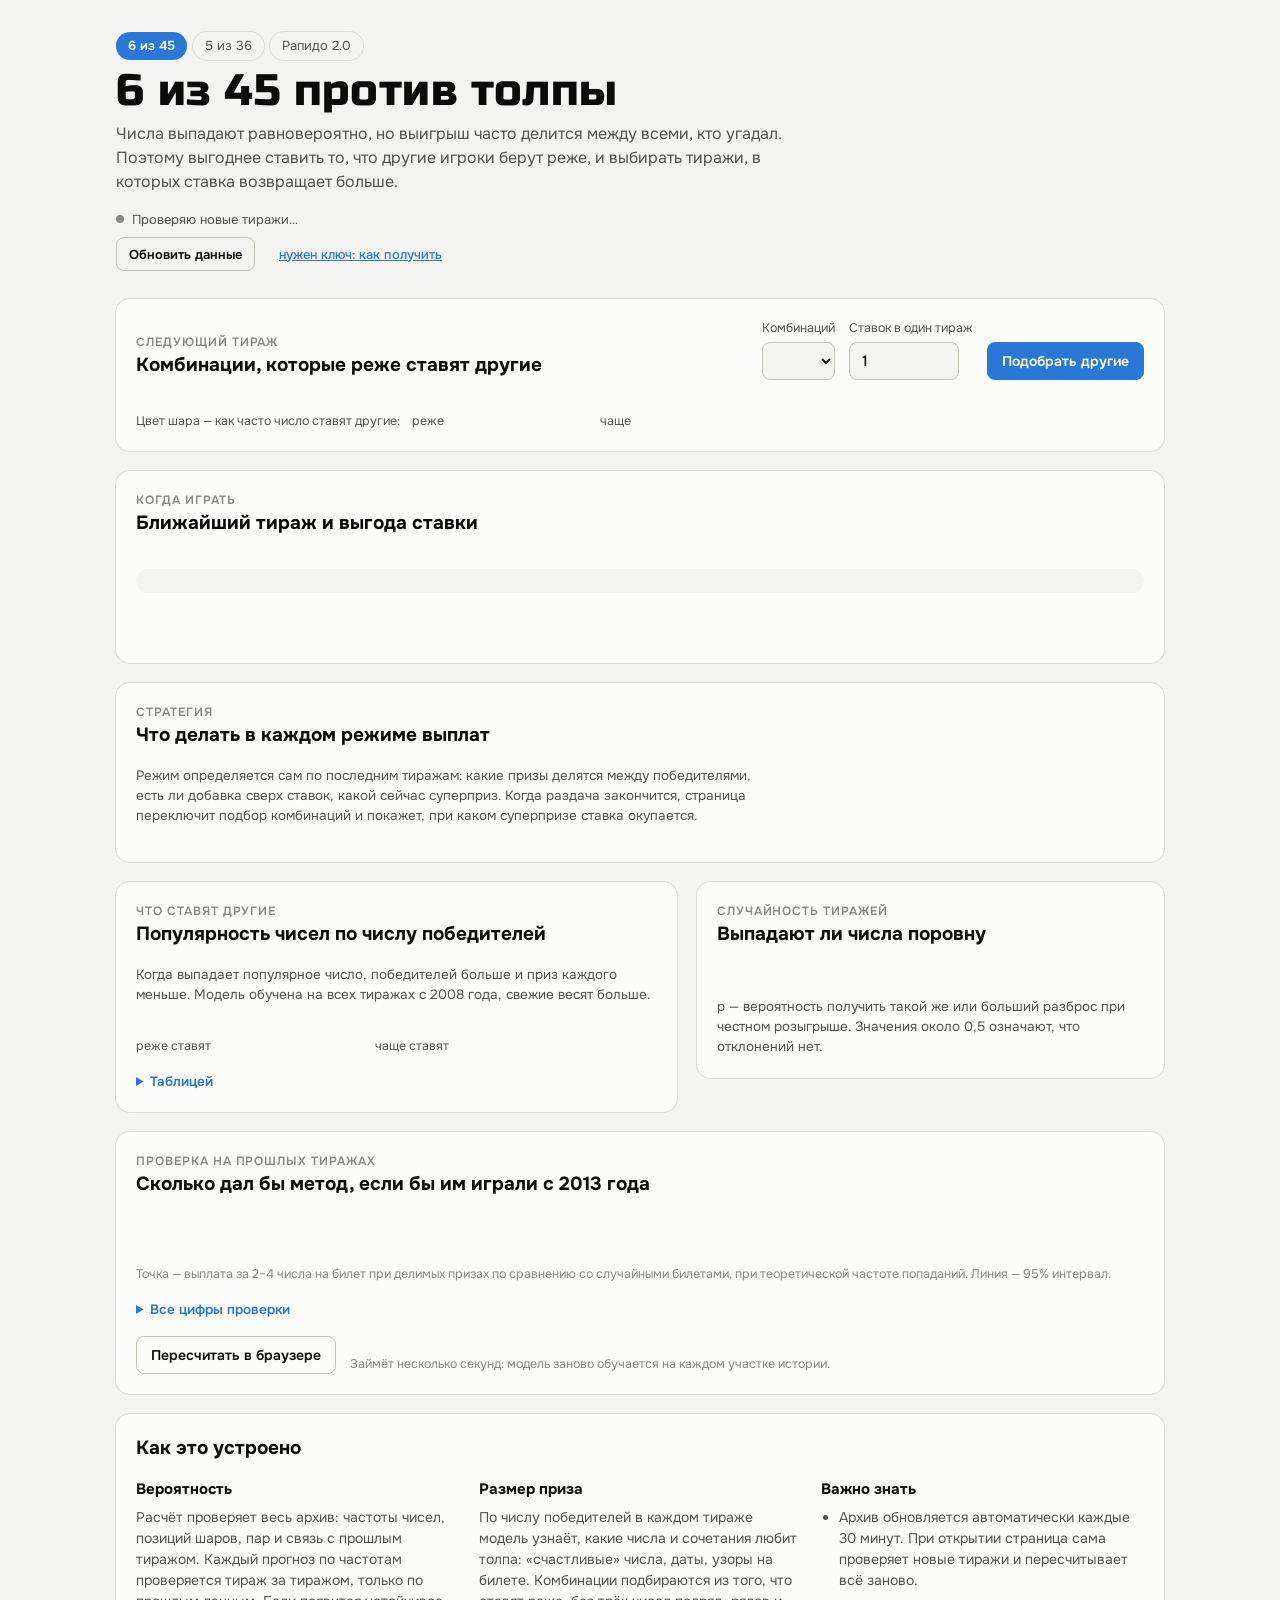
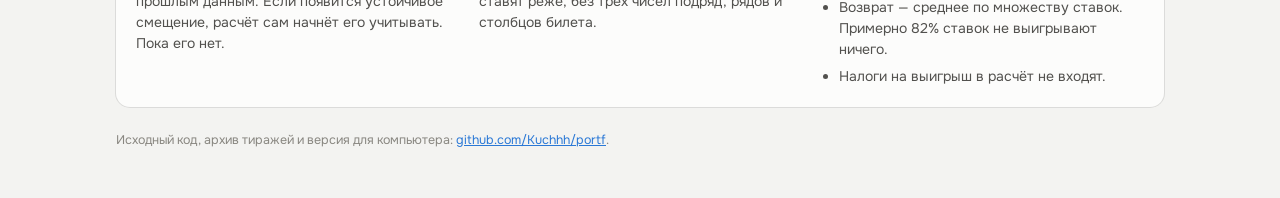
<file: lotto-6x45/web/app.html>
<!doctype html>
<html lang="ru">
<head>
<meta charset="utf-8">
<meta name="viewport" content="width=device-width, initial-scale=1, viewport-fit=cover">
<title>6 из 45 против толпы</title>
<meta name="description" content="Комбинации «6 из 45», которые реже ставят другие игроки, выгодные тиражи дня и стратегия на каждый режим выплат. Архив тиражей обновляется автоматически.">
<meta property="og:type" content="website">
<meta property="og:site_name" content="6 из 45 против толпы">
<meta property="og:title" content="6 из 45 против толпы">
<meta property="og:description" content="Комбинации «6 из 45», которые реже ставят другие игроки, выгодные тиражи дня и стратегия на каждый режим выплат. Архив тиражей обновляется автоматически.">
<meta property="og:url" content="https://kuchhh.github.io/portf/">
<meta property="og:locale" content="ru_RU">
<link rel="icon" href="data:image/svg+xml,%3Csvg xmlns='http://www.w3.org/2000/svg' viewBox='0 0 32 32'%3E%3Ccircle cx='16' cy='16' r='15' fill='%232a78d6'/%3E%3Ctext x='16' y='21.5' font-family='Arial Black,Arial' font-size='14' font-weight='900' text-anchor='middle' fill='white'%3E45%3C/text%3E%3C/svg%3E">
<link rel="preconnect" href="https://fonts.googleapis.com">
<link rel="preconnect" href="https://fonts.gstatic.com" crossorigin>
<link rel="stylesheet" href="https://fonts.googleapis.com/css2?family=Onest:wght@400;500;600;700&family=Russo+One&display=swap">
<style>
  /* Layout: a betting slip on top (the combinations), then "when to play" with the next draw, the strategy for each
     payout mode, then the evidence — the crowd's number grid, the randomness checks and the walk-forward test. */
  :root {
    --plane: #f3f3f1;
    --surface: #fcfcfb;
    --ink: #0b0b0b;
    --ink-2: #52514e;
    --muted: #898781;
    --hair: #e1e0d9;
    --axis: #c3c2b7;
    --accent: #2a78d6;
    --accent-soft: #cde2fb;
    --accent-ink: #ffffff;
    --good-ink: #006300;
    --div-neg: #2a78d6;   /* rarely played */
    --div-mid: #f0efec;
    --div-pos: #e34948;   /* often played */
    --ring: rgba(11, 11, 11, 0.10);
    --f-display: "Russo One", "Arial Black", system-ui, sans-serif;
    --f-ui: "Onest", system-ui, -apple-system, "Segoe UI", sans-serif;
    color-scheme: light;
  }
  @media (prefers-color-scheme: dark) {
    :root:not([data-theme="light"]) {
      --plane: #0d0d0d; --surface: #1a1a19; --ink: #f0efec; --ink-2: #c3c2b7; --muted: #898781;
      --hair: #2c2c2a; --axis: #383835; --accent: #3987e5; --accent-soft: #184f95; --accent-ink: #ffffff; --good-ink: #0ca30c;
      --div-neg: #3987e5; --div-mid: #383835; --div-pos: #e66767; --ring: rgba(255, 255, 255, 0.10);
      color-scheme: dark;
    }
  }
  :root[data-theme="dark"] {
    --plane: #0d0d0d; --surface: #1a1a19; --ink: #f0efec; --ink-2: #c3c2b7; --muted: #898781;
    --hair: #2c2c2a; --axis: #383835; --accent: #3987e5; --accent-soft: #184f95; --accent-ink: #ffffff; --good-ink: #0ca30c;
    --div-neg: #3987e5; --div-mid: #383835; --div-pos: #e66767; --ring: rgba(255, 255, 255, 0.10);
    color-scheme: dark;
  }

  * { box-sizing: border-box; }
  [hidden] { display: none !important; }
  html { -webkit-text-size-adjust: 100%; }
  body { margin: 0; background: var(--plane); color: var(--ink); font-family: var(--f-ui); font-size: 15px; line-height: 1.5; }
  .page {
    max-width: 1080px; margin: 0 auto;
    padding-block: max(28px, env(safe-area-inset-top, 0px)) max(48px, env(safe-area-inset-bottom, 0px));
    padding-left: max(16px, env(safe-area-inset-left, 0px));
    padding-right: max(16px, env(safe-area-inset-right, 0px));
    display: grid; gap: 20px;
  }
  h1, h2, h3 { margin: 0; text-wrap: balance; }
  p { margin: 0; }
  .masthead { display: grid; gap: 8px; padding-block: 4px 8px; }
  .masthead h1 { font-family: var(--f-display); font-weight: 400; font-size: clamp(28px, 5vw, 44px); line-height: 1.05; letter-spacing: 0.01em; }
  .masthead .lede { color: var(--ink-2); max-width: 62ch; font-size: 16px; }
  .status { color: var(--muted); font-size: 13px; font-variant-numeric: tabular-nums; }
  .live { color: var(--ink-2); font-size: 13px; display: flex; align-items: center; gap: 8px; }
  .live::before { content: ""; width: 8px; height: 8px; border-radius: 50%; background: var(--muted); flex: none; }
  .live.ok::before { background: var(--good-ink); }

  .card { background: var(--surface); border-radius: 14px; box-shadow: 0 0 0 1px var(--ring); padding: 20px; display: grid; gap: 16px; min-width: 0; }
  .card h2 { font-size: 19px; font-weight: 700; }
  .eyebrow { font-size: 12px; font-weight: 600; letter-spacing: 0.08em; text-transform: uppercase; color: var(--muted); }
  .note { color: var(--ink-2); font-size: 13.5px; max-width: 70ch; }
  .small { color: var(--muted); font-size: 12.5px; }

  /* slip */
  .slip-head { display: flex; flex-wrap: wrap; align-items: end; justify-content: space-between; gap: 12px 20px; }
  .controls { display: flex; flex-wrap: wrap; align-items: end; gap: 10px 14px; }
  .field { display: grid; gap: 4px; font-size: 12.5px; color: var(--ink-2); }
  select, input[type="number"] {
    font: 500 15px var(--f-ui); color: var(--ink); background: var(--plane); border: 1px solid var(--axis);
    border-radius: 8px; padding: 7px 10px; min-height: 38px; font-variant-numeric: tabular-nums;
  }
  input[type="number"] { width: 110px; }
  button {
    font: 600 14px var(--f-ui); color: var(--ink); background: transparent; border: 1px solid var(--axis);
    border-radius: 8px; padding: 8px 14px; min-height: 38px; cursor: pointer;
  }
  button:hover { border-color: var(--muted); }
  button.primary { background: var(--accent); border-color: var(--accent); color: var(--accent-ink); }
  button.primary:hover { filter: brightness(1.07); }
  button:disabled { opacity: 0.6; cursor: progress; }
  :focus-visible { outline: 2px solid var(--accent); outline-offset: 2px; }

  .tickets { list-style: none; margin: 0; padding: 0; display: grid; gap: 10px; }
  .ticket {
    display: grid; grid-template-columns: 28px auto 1fr auto; align-items: center; gap: 10px 16px;
    padding: 12px 14px; border-radius: 12px; background: var(--plane);
  }
  .ticket .no { font-family: var(--f-display); color: var(--muted); font-size: 15px; }
  .balls { display: flex; gap: 8px; }
  .ball {
    width: 46px; height: 46px; border-radius: 50%; display: grid; place-items: center;
    font-family: var(--f-display); font-size: 19px; letter-spacing: 0.02em;
    box-shadow: inset 0 -3px 0 rgba(0, 0, 0, 0.12), 0 0 0 2px var(--surface);
  }
  .mults { display: flex; flex-wrap: wrap; gap: 6px; font-size: 13px; color: var(--ink-2); }
  .mults span { background: var(--surface); border-radius: 999px; padding: 3px 10px; box-shadow: 0 0 0 1px var(--ring); font-variant-numeric: tabular-nums; }
  .mults b { color: var(--ink); font-weight: 600; }
  .copy { padding: 6px 10px; min-height: 34px; font-size: 13px; }
  .legend-line { display: flex; flex-wrap: wrap; align-items: center; gap: 8px 12px; font-size: 12.5px; color: var(--ink-2); }
  .nav { display: flex; flex-wrap: wrap; gap: 6px; font-size: 13px; }
  .nav a, .nav span { border-radius: 999px; padding: 4px 12px; text-decoration: none; box-shadow: 0 0 0 1px var(--ring); color: var(--ink-2); }
  .nav span { background: var(--accent); color: var(--accent-ink); box-shadow: none; font-weight: 600; }
  .ramp-group { display: inline-flex; align-items: center; gap: 8px; white-space: nowrap; }
  .ramp { width: 140px; height: 10px; border-radius: 5px; }

  /* when to play */
  .mode-line { display: flex; flex-wrap: wrap; align-items: center; gap: 8px 12px; }
  .chip { display: inline-flex; align-items: center; gap: 6px; border-radius: 999px; padding: 4px 12px; font-size: 13px; font-weight: 600; background: var(--accent-soft); color: var(--ink); }
  .next { display: grid; gap: 4px; padding: 12px 14px; border-radius: 12px; background: var(--plane); font-variant-numeric: tabular-nums; }
  .next strong { font-size: 17px; }
  .when-top { display: grid; grid-template-columns: minmax(0, 1fr) minmax(0, 1.35fr); gap: 24px; align-items: start; }
  .hero-fig { display: grid; gap: 6px; align-content: start; }
  .hero-fig .big { font-size: 56px; font-weight: 700; line-height: 1; letter-spacing: -0.01em; }
  .hero-fig .big small { font-size: 22px; font-weight: 600; color: var(--ink-2); margin-left: 4px; }
  .hero-fig .what { color: var(--ink-2); max-width: 36ch; }
  .bars { display: grid; gap: 2px; position: relative; }
  .bar-row { display: grid; grid-template-columns: 48px 1fr 52px; align-items: center; gap: 10px; min-height: 26px; font-variant-numeric: tabular-nums; font-size: 13.5px; border-radius: 6px; }
  .bar-row .t { color: var(--ink-2); }
  .bar-row .v { text-align: right; color: var(--ink-2); }
  .bar-row.win .v { color: var(--ink); font-weight: 700; }
  .bar-row.next-slot .t { color: var(--ink); font-weight: 700; }
  .track { position: relative; height: 26px; }
  .track .bar { position: absolute; left: 0; top: 6px; height: 14px; background: var(--accent); border-radius: 0 4px 4px 0; }
  .track .ref { position: absolute; top: -2px; bottom: -2px; width: 1px; background: var(--ink-2); }
  .bar-row:hover .track .bar, .bar-row:focus-visible .track .bar { filter: brightness(1.12); }
  .bars-axis { display: grid; grid-template-columns: 48px 1fr 52px; gap: 10px; font-size: 12px; color: var(--muted); }
  .bars-axis .scale { position: relative; height: 18px; }
  .bars-axis .scale span { position: absolute; transform: translateX(-50%); white-space: nowrap; }
  .meter { position: relative; height: 14px; border-radius: 7px; background: var(--accent-soft); overflow: hidden; }
  .meter > div { position: absolute; inset: 0 auto 0 0; background: var(--accent); border-radius: 7px; }
  .rules { display: grid; gap: 4px; font-size: 13px; color: var(--ink-2); font-variant-numeric: tabular-nums; }

  /* strategy by mode */
  .modes { display: grid; gap: 10px; }
  .mode { display: grid; grid-template-columns: minmax(0, 0.9fr) minmax(0, 1.6fr); gap: 8px 20px; padding: 14px; border-radius: 12px; background: var(--plane); }
  .mode.current { box-shadow: inset 0 0 0 2px var(--accent); }
  .mode h3 { font-size: 15px; font-weight: 700; display: flex; flex-wrap: wrap; align-items: center; gap: 8px; }
  .mode .sign { color: var(--ink-2); font-size: 13.5px; }
  .mode ul { margin: 0; padding-left: 18px; display: grid; gap: 4px; color: var(--ink-2); font-size: 14px; }
  .mode ul b { color: var(--ink); }
  .badge { font-size: 11.5px; font-weight: 700; letter-spacing: 0.04em; text-transform: uppercase; background: var(--accent); color: var(--accent-ink); border-radius: 999px; padding: 2px 8px; }

  /* evidence columns */
  .cols { display: grid; grid-template-columns: minmax(0, 1.2fr) minmax(0, 1fr); gap: 20px; align-items: start; }
  .grid45 { display: grid; grid-template-columns: repeat(10, minmax(0, 1fr)); gap: 4px; max-width: 520px; }
  .cell {
    aspect-ratio: 1; max-width: 100%; border-radius: 8px; display: grid; place-items: center;
    font-family: var(--f-display); font-size: clamp(12px, 2.6vw, 16px); cursor: default;
  }
  .cell:hover, .cell:focus-visible { box-shadow: 0 0 0 2px var(--ink); }
  details { font-size: 13.5px; }
  summary { cursor: pointer; color: var(--accent); font-weight: 600; }
  .table-wrap { overflow-x: auto; margin-top: 8px; }
  table { border-collapse: collapse; font-size: 13px; font-variant-numeric: tabular-nums; width: 100%; }
  th, td { text-align: right; padding: 6px 8px; border-bottom: 1px solid var(--hair); white-space: nowrap; }
  th:first-child, td:first-child { text-align: left; }
  th { color: var(--muted); font-weight: 600; font-size: 12px; }
  tr.ours td { font-weight: 700; }
  .checks { display: grid; gap: 0; }
  .check { display: grid; grid-template-columns: 1fr auto; gap: 12px; padding: 9px 0; border-bottom: 1px solid var(--hair); font-size: 14px; }
  .check:last-child { border-bottom: 0; }
  .check .val { font-variant-numeric: tabular-nums; color: var(--ink-2); text-align: right; }
  .verdict { display: inline-flex; align-items: center; gap: 8px; font-weight: 600; font-size: 14px; color: var(--good-ink); }
  .verdict svg { flex: none; }

  /* history */
  .dots { display: grid; gap: 4px; }
  .dot-row { display: grid; grid-template-columns: minmax(150px, 220px) 1fr 66px; align-items: center; gap: 12px; min-height: 30px; font-size: 13.5px; border-radius: 6px; }
  .dot-row .lab { color: var(--ink-2); }
  .dot-row.ours .lab, .dot-row.ours .v { color: var(--ink); font-weight: 700; }
  .dot-row .v { text-align: right; font-variant-numeric: tabular-nums; color: var(--ink-2); }
  .plot { position: relative; height: 30px; }
  .plot .ci { position: absolute; top: 14px; height: 2px; background: var(--accent); border-radius: 1px; }
  .plot .pt { position: absolute; top: 9px; width: 12px; height: 12px; margin-left: -6px; border-radius: 50%; background: var(--accent); box-shadow: 0 0 0 2px var(--surface); }
  .plot .ref { position: absolute; top: 0; bottom: 0; width: 1px; background: var(--ink-2); }
  .dot-row:hover .pt, .dot-row:focus-visible .pt { transform: scale(1.25); }
  .dots-axis { display: grid; grid-template-columns: minmax(150px, 220px) 1fr 66px; gap: 12px; font-size: 12px; color: var(--muted); }
  .dots-axis .scale { position: relative; height: 18px; }
  .dots-axis .scale span { position: absolute; transform: translateX(-50%); }
  .progress { height: 6px; border-radius: 3px; background: var(--hair); overflow: hidden; }
  .progress > div { height: 100%; width: 0; background: var(--accent); border-radius: 3px; transition: width 0.2s; }
  .about { display: grid; grid-template-columns: repeat(auto-fit, minmax(260px, 1fr)); gap: 20px; }
  .about h3 { font-size: 15px; font-weight: 700; margin-bottom: 6px; }
  .about p, .about li { color: var(--ink-2); font-size: 14px; }
  .about ul { margin: 0; padding-left: 18px; display: grid; gap: 6px; }
  footer { color: var(--muted); font-size: 12.5px; display: grid; gap: 4px; }
  footer a, .about a { color: var(--accent); }

  .tip {
    position: fixed; z-index: 30; pointer-events: none; background: var(--surface); color: var(--ink);
    border-radius: 10px; box-shadow: 0 0 0 1px var(--ring), 0 8px 24px rgba(0, 0, 0, 0.18);
    padding: 8px 10px; font-size: 13px; line-height: 1.45; max-width: 260px; font-variant-numeric: tabular-nums;
  }
  .tip .tv { font-weight: 700; font-size: 15px; }
  .tip .tl { color: var(--ink-2); }

  @media (max-width: 820px) {
    .when-top, .cols, .mode { grid-template-columns: 1fr; }
  }
  @media (max-width: 560px) {
    .card { padding: 16px; }
    .ticket { grid-template-columns: 1fr auto; }
    .ticket .no { display: none; }
    .ticket .balls { grid-column: 1 / -1; }
    .ball { width: 40px; height: 40px; font-size: 17px; }
    .balls { gap: 6px; }
    .hero-fig .big { font-size: 48px; }
    .dot-row, .dots-axis { grid-template-columns: 112px 1fr 56px; gap: 8px; }
  }
  @media (prefers-reduced-motion: reduce) { .progress > div { transition: none; } }
</style>
</head>
<body>
<main class="page">
  <header class="masthead">
    <nav class="nav" aria-label="Лотереи"><span aria-current="page">6 из 45</span><a href="5x36/">5 из 36</a><a href="rapido2/">Рапидо 2.0</a></nav>
    <h1>6 из 45 против толпы</h1>
    <p class="lede">Числа выпадают равновероятно, но выигрыш часто делится между всеми, кто угадал. Поэтому выгоднее ставить то, что другие игроки берут реже, и выбирать тиражи, в которых ставка возвращает больше.</p>
    <p class="status" id="status"></p>
    <p class="live" id="live">Проверяю новые тиражи…</p>
    <div class="upd" id="upd"></div>
  </header>

  <section class="card" id="slip" aria-labelledby="slipTitle">
    <div class="slip-head">
      <div>
        <p class="eyebrow">Следующий тираж</p>
        <h2 id="slipTitle">Комбинации, которые реже ставят другие</h2>
      </div>
      <form class="controls" id="controls">
        <label class="field" for="nTickets">Комбинаций
          <select id="nTickets"></select>
        </label>
        <label class="field" for="bets">Ставок в один тираж
          <input type="number" id="bets" min="1" max="100000" step="1" value="1">
        </label>
        <button type="button" class="primary" id="reroll">Подобрать другие</button>
      </form>
    </div>
    <ol class="tickets" id="tickets"></ol>
    <div class="legend-line">
      <span>Цвет шара — как часто число ставят другие:</span>
      <span class="ramp-group"><span>реже</span><span class="ramp" id="ramp1"></span><span>чаще</span></span>
      <span class="small" id="slipNote"></span>
    </div>
  </section>

  <section class="card" id="when" aria-labelledby="whenTitle">
    <div>
      <p class="eyebrow">Когда играть</p>
      <h2 id="whenTitle">Ближайший тираж и выгода ставки</h2>
    </div>
    <div class="mode-line" id="modeLine"></div>
    <div class="next" id="next"></div>
    <div class="when-top" id="whenTop">
      <div class="hero-fig" id="heroFig"></div>
      <div id="whenChart">
        <div class="bars" id="bars" role="list"></div>
        <div class="bars-axis" aria-hidden="true"><span></span><div class="scale" id="barsScale"></div><span></span></div>
      </div>
    </div>
    <div class="rules" id="rules"></div>
  </section>

  <section class="card" id="strategy" aria-labelledby="strategyTitle">
    <div>
      <p class="eyebrow">Стратегия</p>
      <h2 id="strategyTitle">Что делать в каждом режиме выплат</h2>
    </div>
    <p class="note">Режим определяется сам по последним тиражам: какие призы делятся между победителями, есть ли добавка сверх ставок, какой сейчас суперприз. Когда раздача закончится, страница переключит подбор комбинаций и покажет, при каком суперпризе ставка окупается.</p>
    <div class="modes" id="modes"></div>
  </section>

  <div class="cols">
    <section class="card" id="crowd" aria-labelledby="crowdTitle">
      <div>
        <p class="eyebrow">Что ставят другие</p>
        <h2 id="crowdTitle">Популярность чисел по числу победителей</h2>
      </div>
      <p class="note">Когда выпадает популярное число, победителей больше и приз каждого меньше. Модель обучена на всех тиражах с 2008 года, свежие весят больше.</p>
      <div class="grid45" id="grid45" role="list"></div>
      <div class="legend-line"><span>реже ставят</span><span class="ramp" id="ramp2"></span><span>чаще ставят</span><span class="small" id="rampTicks"></span></div>
      <details><summary>Таблицей</summary><div class="table-wrap" id="crowdTable"></div></details>
    </section>

    <section class="card" id="random" aria-labelledby="randomTitle">
      <div>
        <p class="eyebrow">Случайность тиражей</p>
        <h2 id="randomTitle">Выпадают ли числа поровну</h2>
      </div>
      <div class="verdict" id="verdict"></div>
      <div class="checks" id="checks"></div>
      <p class="note">p — вероятность получить такой же или больший разброс при честном розыгрыше. Значения около 0,5 означают, что отклонений нет.</p>
    </section>
  </div>

  <section class="card" id="history" aria-labelledby="historyTitle">
    <div>
      <p class="eyebrow">Проверка на прошлых тиражах</p>
      <h2 id="historyTitle">Сколько дал бы метод, если бы им играли с 2013 года</h2>
    </div>
    <p class="note" id="historyNote"></p>
    <div>
      <div class="dots" id="dots" role="list"></div>
      <div class="dots-axis" aria-hidden="true"><span></span><div class="scale" id="dotsScale"></div><span></span></div>
    </div>
    <p class="small">Точка — выплата за 2–4 числа на билет при делимых призах по сравнению со случайными билетами, при теоретической частоте попаданий. Линия — 95% интервал.</p>
    <details><summary>Все цифры проверки</summary><div class="table-wrap" id="historyTable"></div></details>
    <div class="controls">
      <button type="button" id="rerun">Пересчитать в браузере</button>
      <span class="small" id="rerunNote">Займёт несколько секунд: модель заново обучается на каждом участке истории.</span>
    </div>
    <div class="progress" id="progress" hidden><div></div></div>
  </section>

  <section class="card" aria-labelledby="aboutTitle">
    <h2 id="aboutTitle">Как это устроено</h2>
    <div class="about">
      <div>
        <h3>Вероятность</h3>
        <p>Расчёт проверяет весь архив: частоты чисел, позиций шаров, пар и связь с прошлым тиражом. Каждый прогноз по частотам проверяется тираж за тиражом, только по прошлым данным. Если появится устойчивое смещение, расчёт сам начнёт его учитывать. Пока его нет.</p>
      </div>
      <div>
        <h3>Размер приза</h3>
        <p>По числу победителей в каждом тираже модель узнаёт, какие числа и сочетания любит толпа: «счастливые» числа, даты, узоры на билете. Комбинации подбираются из того, что ставят реже, без трёх чисел подряд, рядов и столбцов билета.</p>
      </div>
      <div>
        <h3>Важно знать</h3>
        <ul>
          <li>Архив обновляется автоматически каждые 30 минут. При открытии страница сама проверяет новые тиражи и пересчитывает всё заново.</li>
          <li>Возврат — среднее по множеству ставок. Примерно 82% ставок не выигрывают ничего.</li>
          <li>Налоги на выигрыш в расчёт не входят.</li>
        </ul>
      </div>
    </div>
  </section>

  <footer>
    <p id="dataNote"></p>
    <p>Исходный код, архив тиражей и версия для компьютера: <a href="https://github.com/Kuchhh/portf" target="_blank" rel="noopener">github.com/Kuchhh/portf</a>.</p>
  </footer>
</main>
<div class="tip" id="tip" role="tooltip" hidden></div>

<script>
/*@ENGINE@*/
</script>
<script>
(function () {
  'use strict';
  const INIT = /*@INIT@*/;
  const L = window.Lotto;
  const $ = (id) => document.getElementById(id);
  const nf0 = new Intl.NumberFormat('ru-RU', { maximumFractionDigits: 0 });
  const dec = (x, d = 2) => x.toFixed(d).replace('.', ',').replace('-', '−');
  const int = (x) => nf0.format(Math.round(x));
  const mln = (x) => dec(x / 1e6, x >= 1e8 ? 0 : 1) + ' млн';
  const dateRu = (s) => s.slice(8, 10) + '.' + s.slice(5, 7) + '.' + s.slice(0, 4) + ', ' + s.slice(11, 16);
  const STRAT = { anti: 'Против толпы (этот метод)', random: 'Случайные билеты', popular: 'Самые популярные', hot: '«Горячие» числа', cold: '«Холодные» числа' };
  const MODE = {
    boost: 'Раздача: призы делятся, сверху добавка',
    shared: 'Призы делятся между победителями',
    fixed: 'Обычный режим: фиксированные призы и суперприз',
  };

  let D = INIT; // current analysis; replaced when the archive on the server has new draws
  const state = { n: 3, bets: 1, tickets: D.tickets, seed: null, backtest: D.backtest };
  try { const s = JSON.parse(localStorage.getItem('six45') || '{}'); if (s.n) state.n = s.n; if (s.bets) state.bets = s.bets; } catch (e) {}
  const remember = () => { try { localStorage.setItem('six45', JSON.stringify({ n: state.n, bets: state.bets })); } catch (e) {} };
  let crowd = null;
  const getCrowd = () => crowd || (crowd = L.crowdFromModel(D.model));

  // ---------------- colour: diverging blue ↔ grey ↔ red, interpolated in OKLab
  function hexToRgb(h) { h = h.trim().replace('#', ''); return [0, 2, 4].map((i) => parseInt(h.slice(i, i + 2), 16) / 255); }
  const toLin = (c) => (c <= 0.04045 ? c / 12.92 : Math.pow((c + 0.055) / 1.055, 2.4));
  const toSrgb = (c) => (c <= 0.0031308 ? 12.92 * c : 1.055 * Math.pow(c, 1 / 2.4) - 0.055);
  function oklab(hex) {
    const [r, g, b] = hexToRgb(hex).map(toLin);
    const l = Math.cbrt(0.4122214708 * r + 0.5363325363 * g + 0.0514459929 * b);
    const m = Math.cbrt(0.2119034982 * r + 0.6806995451 * g + 0.1073969566 * b);
    const s = Math.cbrt(0.0883024619 * r + 0.2817188376 * g + 0.6299787005 * b);
    return [0.2104542553 * l + 0.793617785 * m - 0.0040720468 * s, 1.9779984951 * l - 2.428592205 * m + 0.4505937099 * s, 0.0259040371 * l + 0.7827717662 * m - 0.808675766 * s];
  }
  function fromOklab([L_, a, b]) {
    const l = (L_ + 0.3963377774 * a + 0.2158037573 * b) ** 3, m = (L_ - 0.1055613458 * a - 0.0638541728 * b) ** 3, s = (L_ - 0.0894841775 * a - 1.291485548 * b) ** 3;
    const rgb = [4.0767416621 * l - 3.3077115913 * m + 0.2309699292 * s, -1.2684380046 * l + 2.6097574011 * m - 0.3413193965 * s, -0.0041960863 * l - 0.7034186147 * m + 1.707614701 * s];
    return rgb.map((c) => Math.min(1, Math.max(0, toSrgb(c))));
  }
  const css = (name) => getComputedStyle(document.documentElement).getPropertyValue(name).trim();
  let PAL = null;
  const palette = () => { PAL = { neg: oklab(css('--div-neg')), mid: oklab(css('--div-mid')), pos: oklab(css('--div-pos')) }; };
  function divColor(t) { // t in [-1, 1]: −1 rarely played, +1 often played
    const pole = t < 0 ? PAL.neg : PAL.pos, u = Math.min(1, Math.abs(t));
    const c = fromOklab(PAL.mid.map((v, i) => v + (pole[i] - v) * u));
    const lum = c.map(toLin).reduce((s, v, i) => s + v * [0.2126, 0.7152, 0.0722][i], 0);
    return { bg: 'rgb(' + c.map((v) => Math.round(v * 255)).join(',') + ')', fg: lum > 0.36 ? '#0b0b0b' : '#ffffff' };
  }
  const beta3 = () => D.model.coefs[3].beta; // effect of a drawn number on log(winners of 3)
  const vmax = () => Math.max(...beta3().map(Math.abs));
  const popT = (x) => beta3()[x - 1] / vmax();
  const popPct = (x) => (Math.exp(beta3()[x - 1]) - 1) * 100;
  const rampCss = () => 'linear-gradient(90deg,' + [-1, -0.5, 0, 0.5, 1].map((t) => divColor(t).bg).join(',') + ')';

  // ---------------- tooltip
  const tip = $('tip');
  function showTip(el, rows, ev) {
    tip.replaceChildren();
    rows.forEach(([cls, text]) => { const d = document.createElement('div'); d.className = cls; d.textContent = text; tip.appendChild(d); });
    tip.hidden = false;
    const r = el.getBoundingClientRect();
    const x = ev && ev.clientX !== undefined ? ev.clientX : r.left + r.width / 2;
    const y = ev && ev.clientY !== undefined ? ev.clientY : r.top;
    const w = tip.offsetWidth, h = tip.offsetHeight;
    tip.style.left = Math.max(8, Math.min(window.innerWidth - w - 8, x + 12)) + 'px';
    tip.style.top = Math.max(8, y - h - 12 < 8 ? y + 18 : y - h - 12) + 'px';
  }
  const hideTip = () => { tip.hidden = true; };
  function bindTip(el, rows) {
    el.addEventListener('pointermove', (e) => showTip(el, rows(), e));
    el.addEventListener('pointerleave', hideTip);
    el.addEventListener('focus', () => showTip(el, rows()));
    el.addEventListener('blur', hideTip);
  }
  const el = (tag, cls, text) => { const e = document.createElement(tag); if (cls) e.className = cls; if (text !== undefined) e.textContent = text; return e; };

  // ---------------- Moscow time and the draw schedule
  function moscowNow() {
    const parts = {};
    new Intl.DateTimeFormat('ru-RU', { timeZone: 'Europe/Moscow', year: 'numeric', month: '2-digit', day: '2-digit', hour: '2-digit', minute: '2-digit', hour12: false })
      .formatToParts(new Date()).forEach((p) => { parts[p.type] = p.value; });
    return (Number(parts.hour) % 24) * 60 + Number(parts.minute);
  }
  const toMin = (hhmm) => Number(hhmm.slice(0, 2)) * 60 + Number(hhmm.slice(3, 5));
  function slotRows() {
    const info = D.model.info, price = info.price, mult = state.tickets[0].mult;
    return Object.entries(info.slots).map(([slot, v]) => {
      const [avg, our] = L.ticketValue(info, mult, v.columns + state.bets);
      return { slot, cols: v.columns, avg: avg / price, our: our / price, min: toMin(slot) };
    }).sort((a, b) => a.min - b.min);
  }
  // upcoming draws in the next 24 hours; bets close about 5 minutes before a draw
  function upcoming(rows) {
    const now = moscowNow();
    return rows.map((r) => {
      const tomorrow = r.min - 5 <= now; // bets for today's draw are already closed
      return Object.assign({}, r, { wait: r.min - now + (tomorrow ? 24 * 60 : 0), tomorrow });
    }).sort((a, b) => a.wait - b.wait);
  }
  const inTime = (m) => (m < 60 ? m + ' мин' : Math.floor(m / 60) + ' ч ' + (m % 60) + ' мин');

  // ---------------- header
  function renderStatus() {
    const s = D.status;
    $('status').textContent = 'Архив: ' + int(s.count) + ' тиражей, с №' + s.first.n + ' (' + dateRu(s.first.date).slice(0, 10) + ') по №' + s.last.n + ' (' + dateRu(s.last.date) + ' МСК). Последний: ' + s.last.balls.join(' ') + '.';
    $('dataNote').textContent = 'Данные: архив тиражей «6 из 45» с stoloto.ru. Сервер докачивает новые тиражи каждые 30 минут, страница при открытии берёт свежий архив и пересчитывает комбинации и время тиража.';
  }

  // ---------------- slip
  function renderTickets() {
    const list = $('tickets');
    list.replaceChildren();
    const fixed = D.model.info.mode === 'fixed';
    const c = getCrowd();
    state.tickets.slice(0, state.n).forEach((t, i) => {
      const li = el('li', 'ticket');
      const balls = el('div', 'balls');
      t.C.forEach((x) => {
        const b = el('span', 'ball', String(x));
        const col = divColor(popT(x)); b.style.background = col.bg; b.style.color = col.fg;
        b.title = x + ': ' + (popPct(x) < 0 ? 'ставят реже среднего' : 'ставят чаще среднего');
        balls.appendChild(b);
      });
      const m = el('div', 'mults');
      if (fixed) {
        const cols = D.model.info.nMedian || 20000;
        const s = el('span'); s.append('делить суперприз: ');
        s.appendChild(el('b', null, dec(c.shareChance(t.C, cols) * 100, 2) + '%'));
        const s2 = el('span'); s2.append('эту шестёрку ставят ');
        s2.appendChild(el('b', null, 'в ' + dec(1 / (t.popRel || c.popRel(t.C)), 1) + ' раза реже'));
        m.append(s, s2);
      } else {
        [2, 3, 4].forEach((k) => {
          const s = el('span'); s.append('за ' + k + ' ');
          s.appendChild(el('b', null, '×' + dec(t.mult[k]))); m.appendChild(s);
        });
      }
      const cp = el('button', 'copy', 'Скопировать'); cp.type = 'button';
      cp.addEventListener('click', () => {
        const done = () => { cp.textContent = 'Скопировано'; setTimeout(() => { cp.textContent = 'Скопировать'; }, 1500); };
        try { navigator.clipboard.writeText(t.C.join(' ')).then(done, () => selectText(balls)); } catch (e) { selectText(balls); }
      });
      li.append(el('span', 'no', String(i + 1)), balls, m, cp);
      list.appendChild(li);
    });
    $('slipNote').textContent = fixed
      ? 'Сейчас призы фиксированные: номера влияют только на то, делить ли суперприз. Средний билет делит его с вероятностью ' + dec((1 - Math.exp(-(D.model.info.nMedian || 20000) * L.H[6])) * 100, 2) + '%.'
      : '«×1,13 за 3» — приз за 3 угаданных числа в среднем на 13% больше обычного.';
  }
  function selectText(node) { const r = document.createRange(); r.selectNodeContents(node); const s = getSelection(); s.removeAllRanges(); s.addRange(r); }

  // ---------------- when to play
  function renderWhen() {
    const info = D.model.info, price = info.price;
    const rows = slotRows();
    const up = upcoming(rows);
    const fixed = info.mode === 'fixed';
    const ml = $('modeLine');
    ml.replaceChildren(el('span', 'chip', MODE[info.mode]), el('span', 'small', 'с тиража №' + info.startNumber + ', ставка ' + price + ' ₽'));

    const nx = $('next');
    nx.replaceChildren();
    if (up.length) {
      const first = up[0];
      const bestUp = up.slice(0, rows.length).reduce((a, b) => (b.our > a.our ? b : a));
      const line = el('strong', null, 'Ближайший тираж — ' + (first.tomorrow ? 'завтра' : 'сегодня') + ' в ' + first.slot + ' (через ' + inTime(first.wait) + ')' + (fixed ? '' : ': ' + dec(first.our) + ' ₽ на 1 ₽'));
      nx.appendChild(line);
      if (!fixed) {
        const good = up.filter((r) => r.our >= 1);
        nx.appendChild(el('span', null, bestUp.slot === first.slot
          ? 'Это и самый выгодный тираж в ближайшие сутки.'
          : 'Самый выгодный в ближайшие сутки — ' + (bestUp.tomorrow ? 'завтра' : 'сегодня') + ' в ' + bestUp.slot + ': ' + dec(bestUp.our) + ' ₽ на 1 ₽' + (good.length ? '. Окупаются: ' + good.map((r) => r.slot).join(', ') + '.' : '.')));
      } else {
        nx.appendChild(el('span', null, 'В обычном режиме время тиража на выгоду почти не влияет: все решает размер суперприза.'));
      }
      nx.appendChild(el('span', 'small', 'Приём ставок закрывается примерно за 5 минут до тиража. Время московское.'));
    }

    const hf = $('heroFig');
    hf.replaceChildren();
    const chart = $('whenChart');
    if (fixed) {
      chart.hidden = true;
      const evNow = (info.evRest + L.H[6] * info.superprize) / price;
      const big = el('div', 'big', dec(evNow)); big.appendChild(el('small', null, '₽ на 1 ₽'));
      const what = el('p', 'what', 'возвращает ставка при нынешнем суперпризе ' + mln(info.superprize) + ' ₽. Ставка окупается при суперпризе от ' + mln(info.breakEven) + ' ₽.');
      const meter = el('div', 'meter'); const fill = el('div');
      fill.style.width = Math.min(100, (info.superprize / info.breakEven) * 100) + '%'; meter.appendChild(fill);
      meter.setAttribute('role', 'img'); meter.setAttribute('aria-label', 'Суперприз ' + mln(info.superprize) + ' из ' + mln(info.breakEven) + ' ₽ нужных для окупаемости');
      hf.append(big, what, meter, el('p', 'small', 'Шкала: нынешний суперприз от порога окупаемости.'));
    } else {
      chart.hidden = false;
      const best = rows.reduce((a, b) => (b.our > a.our ? b : a));
      const worst = rows.reduce((a, b) => (b.our < a.our ? b : a));
      const big = el('div', 'big', dec(best.our)); big.appendChild(el('small', null, '₽ на 1 ₽'));
      const what = el('p', 'what', 'в среднем возвращает ставка с комбинацией №1 в тираже ' + best.slot + '. Обычный билет там же — ' + dec(best.avg) + ' ₽, а в тираже ' + worst.slot + ' — ' + dec(worst.avg) + ' ₽.');
      const tail = el('p', 'small', state.bets > 1 ? 'С учётом ваших ' + int(state.bets) + ' ставок в одном тираже.' : 'Ставок в тираже: медиана последних 10 тиражей этого времени.');
      hf.append(big, what, tail);
      const max = Math.max(1.3, ...rows.map((r) => r.our)) * 1.05;
      const bars = $('bars');
      bars.replaceChildren();
      const nextSlot = up.length ? up[0].slot : null;
      rows.forEach((r) => {
        const row = el('div', 'bar-row' + (r.our >= 1 ? ' win' : '') + (r.slot === nextSlot ? ' next-slot' : ''));
        row.setAttribute('role', 'listitem'); row.tabIndex = 0;
        row.setAttribute('aria-label', 'Тираж ' + r.slot + ': ' + dec(r.our) + ' ₽ на 1 ₽ ставки, обычный билет ' + dec(r.avg));
        const tr = el('div', 'track');
        const bar = el('div', 'bar'); bar.style.width = (r.our / max) * 100 + '%';
        const ref = el('div', 'ref'); ref.style.left = (1 / max) * 100 + '%';
        tr.append(bar, ref);
        row.append(el('span', 't', r.slot), tr, el('span', 'v', dec(r.our)));
        bindTip(row, () => [['tv', dec(r.our) + ' ₽ на 1 ₽'], ['tl', 'тираж в ' + r.slot + ', комбинация №1'], ['tl', 'обычный билет: ' + dec(r.avg) + ' ₽'], ['tl', 'ставок в тираже ≈ ' + int(r.cols)]]);
        bars.appendChild(row);
      });
      const sc = $('barsScale');
      sc.replaceChildren();
      [0, 0.5, 1].forEach((v) => { const s = el('span', null, v === 1 ? '1 ₽ — окупается' : dec(v, v ? 1 : 0)); s.style.left = (v / max) * 100 + '%'; sc.appendChild(s); });
    }

    const rules = $('rules');
    rules.replaceChildren(el('p', null, 'Правила сейчас (с тиража №' + info.startNumber + '): ставка ' + price + ' ₽, суперприз ' + int(info.superprize) + ' ₽.'));
    Object.entries(info.tiers).forEach(([k, t]) => {
      rules.appendChild(el('p', null, 'Угадано ' + k + ': ' + (t.shared
        ? 'приз делится между победителями' + (t.a > 0 ? ', фонд ≈ ' + int(t.a) + ' ₽ + ' + dec(t.b) + ' ₽ с каждой ставки тиража' : '')
        : 'фиксированный приз ' + int(t.fixed) + ' ₽') + '.'));
    });
  }

  // ---------------- strategy by payout mode
  function renderStrategy() {
    const info = D.model.info, prev = D.model.prev;
    const fixedRef = info.mode === 'fixed' ? info : (prev && prev.mode === 'fixed' ? prev : null);
    const box = $('modes');
    box.replaceChildren();
    const rows = slotRows();
    const good = rows.filter((r) => r.our >= 1).map((r) => r.slot);
    const sp = D.status.superprize || {};
    const items = [
      {
        id: 'boost', title: 'Раздача', sign: 'Призы за 2–4 числа делятся между победителями, и в каждом тираже к ним добавляется постоянная сумма из накопленного фонда. Суперприз при этом может уменьшаться.',
        todo: [
          ['Комбинации', ' — те, что реже ставят другие: приз за 2, 3 и 4 числа больше на 4–48%.'],
          ['Тиражи', ' — с малым числом ставок: добавка делится на меньшее число людей.' + (info.mode === 'boost' && good.length ? ' Сейчас окупаются ' + good.join(', ') + '.' : '')],
          ['Сколько ставок', ' — чем больше ваших ставок в одном тираже, тем меньше добавки на каждую: укажите их число в поле выше.'],
        ],
      },
      {
        id: 'shared', title: 'Делимые призы', sign: 'Призы за 2–4 числа делятся между победителями, но добавки сверх ставок нет.',
        todo: [
          ['Комбинации', ' — те, что реже ставят другие, как при раздаче.'],
          ['Тиражи', ' — время не важно: во всех тиражах ставка возвращает одинаково.'],
          ['Играть', ' — только если возврат на рубль не меньше 1; обычно он ниже, и выгода появляется лишь при большом суперпризе.'],
        ],
      },
      {
        id: 'fixed', title: 'Обычный режим', sign: 'Призы за 3–5 чисел фиксированные, суперприз копится, пока его не выиграют. Так было до 2 ноября 2026 года.',
        todo: [
          ['Комбинации', ' — шестёрки, которые реже всех ставят другие. Шанс угадать тот же, но если выпадет суперприз, его меньше вероятность делить. Без узоров, дат и прошлых выигрышных комбинаций.'],
          ['Когда играть', fixedRef ? ' — только при суперпризе от ' + mln(fixedRef.breakEven) + ' ₽: тогда ставка в среднем окупается' + (fixedRef === prev ? ' (по призам до 2 ноября: 3 числа — ' + int((prev.tiers[3] || {}).fixed || 0) + ' ₽, 4 — ' + int((prev.tiers[4] || {}).fixed || 0) + ' ₽, 5 — ' + int((prev.tiers[5] || {}).fixed || 0) + ' ₽).' : '.') : ' — только когда суперприз выше порога окупаемости.'],
          ['Ориентир', sp.max3y ? ' — за последние три года суперприз доходил максимум до ' + mln(sp.max3y) + ' ₽, обычно он ' + mln(sp.median1y) + ' ₽. Ниже порога ставка возвращает около ' + dec(fixedRef ? (fixedRef.evRest + L.H[6] * (sp.median1y || 0)) / fixedRef.price : 0.75) + ' ₽ на рубль.' : ''],
        ],
      },
    ];
    items.forEach((it) => {
      const row = el('div', 'mode' + (it.id === info.mode ? ' current' : ''));
      const left = el('div');
      const h = el('h3', null, it.title);
      if (it.id === info.mode) h.appendChild(el('span', 'badge', 'сейчас'));
      left.append(h, el('p', 'sign', it.sign));
      const ul = el('ul');
      it.todo.filter(([, t]) => t).forEach(([b, t]) => { const li = el('li'); li.appendChild(el('b', null, b)); li.append(t); ul.appendChild(li); });
      row.append(left, ul);
      box.appendChild(row);
    });
  }

  // ---------------- crowd grid
  function renderCrowd() {
    const g = $('grid45');
    g.replaceChildren();
    for (let x = 1; x <= 45; x++) {
      const c = el('div', 'cell', String(x)); c.tabIndex = 0; c.setAttribute('role', 'listitem');
      const col = divColor(popT(x)); c.style.background = col.bg; c.style.color = col.fg;
      const pct = popPct(x);
      c.setAttribute('aria-label', x + ': победителей на ' + dec(Math.abs(pct), 1) + '% ' + (pct < 0 ? 'меньше' : 'больше') + ' среднего');
      bindTip(c, () => [['tv', (pct < 0 ? '−' : '+') + dec(Math.abs(pct), 1) + '%'], ['tl', 'победителей за 3 числа, когда выпадает ' + x], ['tl', pct < 0 ? 'ставят реже среднего' : 'ставят чаще среднего']]);
      g.appendChild(c);
    }
    $('ramp1').style.background = rampCss();
    $('ramp2').style.background = rampCss();
    const mx = (Math.exp(vmax()) - 1) * 100;
    $('rampTicks').textContent = 'от −' + dec(mx, 1) + '% до +' + dec(mx, 1) + '% победителей';
    const order = Array.from({ length: 45 }, (_, i) => i + 1).sort((a, b) => popPct(a) - popPct(b));
    const b2 = D.model.coefs[2].beta;
    const sgn = (v) => (v < 0 ? '−' : '+') + dec(Math.abs(v), 1) + '%';
    const tbl = el('table');
    const thead = el('thead'), hr = el('tr');
    ['Число', 'Победителей за 3 числа', 'Победителей за 2 числа'].forEach((t) => hr.appendChild(el('th', null, t)));
    thead.appendChild(hr); tbl.appendChild(thead);
    const tb = el('tbody');
    order.forEach((x) => {
      const tr = el('tr');
      [String(x), sgn(popPct(x)), sgn((Math.exp(b2[x - 1]) - 1) * 100)].forEach((v) => tr.appendChild(el('td', null, v)));
      tb.appendChild(tr);
    });
    tbl.appendChild(tb);
    $('crowdTable').replaceChildren(tbl);
  }

  // ---------------- randomness
  function renderRandom() {
    const r = D.randomness, b = D.bias;
    const v = $('verdict');
    v.innerHTML = '<svg width="18" height="18" viewBox="0 0 18 18" aria-hidden="true"><circle cx="9" cy="9" r="8" fill="none" stroke="currentColor" stroke-width="1.6"/><path d="M5.2 9.3l2.4 2.4 5-5" fill="none" stroke="currentColor" stroke-width="1.8" stroke-linecap="round" stroke-linejoin="round"/></svg>';
    v.appendChild(el('span', null, b.passed ? 'Найдено устойчивое смещение, оно учтено' : 'Отклонений нет: числа выпадают равновероятно'));
    const rows = [
      ['Частоты 45 чисел', 'p = ' + dec(r.freqP, 3)],
      ['Частоты по позиции шара (1-й…6-й)', 'p от ' + dec(Math.min(...r.posP), 3) + ' до ' + dec(Math.max(...r.posP), 3)],
      ['Частоты 990 пар чисел', 'p = ' + dec(r.pairsP, 3)],
      ['Совпадение с прошлым тиражом', dec(r.overlapMean, 3) + ' при теории 0,800'],
      ['Лучший прогноз по частотам, тираж за тиражом', dec(b.best.score, 1) + ' нат к равным шансам'],
      ['Выпадений самого редкого и частого числа', int(r.minCount) + ' и ' + int(r.maxCount) + ' при ожидании ' + int(r.expected)],
    ];
    const box = $('checks');
    box.replaceChildren();
    rows.forEach(([a, val]) => { const d = el('div', 'check'); d.append(el('span', null, a), el('span', 'val', val)); box.appendChild(d); });
  }

  // ---------------- history
  function renderHistory() {
    const bt = state.backtest;
    $('historyNote').textContent = int(bt.draws) + ' тиражей (№' + bt.from + '–№' + bt.to + '). На каждом участке в ' + int(bt.block) + ' тиражей модель знала только прошлое и выставляла по ' + bt.k + ' билетов каждой стратегии. Выплаты пересчитаны по правилам с делимыми призами по фактическому числу победителей.';
    const order = ['anti', 'random', 'hot', 'cold', 'popular'];
    const lo = Math.min(...order.map((s) => bt.strategies[s].sizeCI[0])), hi = Math.max(...order.map((s) => bt.strategies[s].sizeCI[1]));
    const a = Math.floor((Math.min(lo, 0.95) - 0.02) * 20) / 20, b = Math.ceil((Math.max(hi, 1.05) + 0.02) * 20) / 20;
    const pos = (v) => ((v - a) / (b - a)) * 100 + '%';
    const box = $('dots');
    box.replaceChildren();
    order.forEach((s) => {
      const x = bt.strategies[s];
      const row = el('div', 'dot-row' + (s === 'anti' ? ' ours' : ''));
      row.setAttribute('role', 'listitem'); row.tabIndex = 0;
      row.setAttribute('aria-label', STRAT[s] + ': ×' + dec(x.sizeRatio, 3));
      const plot = el('div', 'plot');
      const ref = el('div', 'ref'); ref.style.left = pos(1);
      const ci = el('div', 'ci'); ci.style.left = pos(x.sizeCI[0]); ci.style.width = 'calc(' + pos(x.sizeCI[1]) + ' - ' + pos(x.sizeCI[0]) + ')';
      const pt = el('div', 'pt'); pt.style.left = pos(x.sizeRatio);
      plot.append(ref, ci, pt);
      row.append(el('span', 'lab', STRAT[s]), plot, el('span', 'v', '×' + dec(x.sizeRatio, 3)));
      bindTip(row, () => [['tv', '×' + dec(x.sizeRatio, 3)], ['tl', STRAT[s]], ['tl', '95% интервал: ' + dec(x.sizeCI[0], 3) + '…' + dec(x.sizeCI[1], 3)], ['tl', 'на билет ≈ ' + dec(x.size, 1) + ' ₽ за 2–4 числа']]);
      box.appendChild(row);
    });
    const sc = $('dotsScale');
    sc.replaceChildren();
    for (let i = Math.ceil(a * 10); i <= Math.floor(b * 10); i++) { const s = el('span', null, dec(i / 10, 1)); s.style.left = pos(i / 10); sc.appendChild(s); }
    const t = el('table');
    const thead = el('thead'), hr = el('tr');
    ['Стратегия', 'угадано 2', 'угадано 3', 'угадано 4', 'приз за 2', 'приз за 3', 'приз за 4', 'выплата*', 'с фактическими попаданиями', 'по правилам тех лет'].forEach((x) => hr.appendChild(el('th', null, x)));
    thead.appendChild(hr); t.appendChild(thead);
    const tb = el('tbody');
    const th = el('tr');
    ['Теория', ...bt.theory.slice(0, 3).map((v) => dec(v, 5)), '1,000', '1,000', '1,000', '', '', ''].forEach((v) => th.appendChild(el('td', null, v)));
    tb.appendChild(th);
    order.forEach((s) => {
      const x = bt.strategies[s];
      const tr = el('tr', s === 'anti' ? 'ours' : null);
      [STRAT[s], ...x.hitRate.slice(0, 3).map((v) => dec(v, 5)), ...x.prize.map((v) => dec(v, 3)), '×' + dec(x.sizeRatio, 3), '×' + dec(x.simRatio, 3), '×' + dec(x.realRatio, 3)]
        .forEach((v) => tr.appendChild(el('td', null, v)));
      tb.appendChild(tr);
    });
    t.appendChild(tb);
    const foot = el('p', 'small', 'Доли угаданных билетов у всех стратегий совпадают с теорией в пределах случайного разброса. «Приз» — средний приз при выигрыше относительно среднего тиража. * Выплата за 2–4 числа при делимых призах и теоретической частоте попаданий, относительно случайных билетов. По правилам тех лет призы чаще были фиксированными, поэтому преимущества там нет.');
    $('historyTable').replaceChildren(t, foot);
  }

  // ---------------- controls
  const sel = $('nTickets');
  for (let i = 1; i <= 10; i++) { const o = el('option', null, String(i)); o.value = i; sel.appendChild(o); }
  sel.value = String(state.n);
  $('bets').value = String(state.bets);
  sel.addEventListener('change', () => {
    state.n = Number(sel.value); remember();
    if (state.tickets.length < state.n) recompute(); else renderTickets();
  });
  $('bets').addEventListener('input', () => {
    state.bets = Math.max(1, Math.min(100000, Math.round(Number($('bets').value) || 1)));
    remember(); renderWhen(); renderStrategy();
  });
  $('controls').addEventListener('submit', (e) => e.preventDefault());
  $('reroll').addEventListener('click', () => { state.seed = Math.floor(Math.random() * 1e9); recompute(); });
  function recompute() {
    const btn = $('reroll');
    btn.disabled = true; btn.textContent = 'Подбираю…';
    setTimeout(() => {
      state.tickets = L.chooseTickets(D.model, Math.max(state.n, 3), state.seed || D.status.last.n, getCrowd());
      btn.disabled = false; btn.textContent = 'Подобрать другие';
      renderTickets(); renderWhen(); renderStrategy();
    }, 20);
  }

  // ---------------- fresh draws from the server
  let drawsCache = null;
  async function loadDraws() {
    const r = await fetch('draws.json?v=' + Date.now(), { cache: 'no-store' });
    if (!r.ok) throw new Error('архив не загрузился (' + r.status + ')');
    return L.parseDraws((await r.json()).rows);
  }
  async function refresh() {
    const live = $('live');
    try {
      const draws = await loadDraws();
      drawsCache = draws;
      const last = draws[draws.length - 1];
      const t = new Intl.DateTimeFormat('ru-RU', { hour: '2-digit', minute: '2-digit' }).format(new Date());
      if (last.n > D.status.last.n) {
        const added = last.n - D.status.last.n;
        live.textContent = 'Нашлись новые тиражи, пересчитываю…';
        await new Promise((res) => setTimeout(res, 30));
        const res = L.analyze(draws, { tickets: 10 });
        res.backtest = state.backtest;
        D = res; crowd = null;
        state.tickets = state.seed ? L.chooseTickets(D.model, Math.max(state.n, 3), state.seed, getCrowd()) : D.tickets;
        renderAll();
        live.textContent = 'Проверено в ' + t + ': добавлено тиражей — ' + added + ', комбинации и время тиража пересчитаны.';
      } else {
        live.textContent = 'Проверено в ' + t + ': архив актуален, последний тираж №' + last.n + '.';
      }
      live.className = 'live ok';
    } catch (e) {
      live.textContent = 'Не удалось проверить новые тиражи: ' + e.message + '. Показан расчёт по архиву на тираж №' + D.status.last.n + '.';
      live.className = 'live';
    }
  }

  $('rerun').addEventListener('click', async () => {
    const btn = $('rerun'), bar = $('progress'), note = $('rerunNote');
    btn.disabled = true; bar.hidden = false; bar.firstElementChild.style.width = '0%';
    try {
      if (!drawsCache) { note.textContent = 'Загружаю архив…'; drawsCache = await loadDraws(); }
      const res = await L.backtest(drawsCache, { start: 5000, block: 1000, k: 10, seed: Math.floor(Math.random() * 1e9) }, (i, n, num) => {
        bar.firstElementChild.style.width = (i / n) * 100 + '%';
        note.textContent = 'Участок ' + i + ' из ' + n + ' (с тиража №' + num + ')…';
      });
      state.backtest = res;
      renderHistory();
      note.textContent = 'Пересчитано заново: случайные билеты и старт поиска другие, поэтому цифры немного отличаются от прошлого расчёта.';
    } catch (e) {
      note.textContent = 'Не получилось пересчитать: ' + e.message + '. Обновите страницу и попробуйте ещё раз.';
    }
    btn.disabled = false; bar.hidden = true;
  });

  function renderAll() {
    palette();
    renderStatus(); renderTickets(); renderWhen(); renderStrategy(); renderCrowd(); renderRandom(); renderHistory();
  }
  window.lottoRefresh = refresh; window.lottoLast = () => D.status.last.n;
  renderAll();
  refresh();
  setInterval(() => { if (!document.hidden) refresh(); }, 15 * 60 * 1000);
  setInterval(() => { if (!document.hidden) { renderWhen(); } }, 60 * 1000); // keep the countdown current
  document.addEventListener('visibilitychange', () => { if (!document.hidden) { renderWhen(); } });
  const mq = window.matchMedia('(prefers-color-scheme: dark)');
  if (mq.addEventListener) mq.addEventListener('change', renderAll);
  window.addEventListener('scroll', hideTip, { passive: true });
})();
</script>
<style>
  .upd { display: grid; gap: 8px; font-size: 13px; color: var(--ink-2); }
  .upd-row { display: flex; flex-wrap: wrap; align-items: center; gap: 8px 12px; }
  .upd button { min-height: 34px; padding: 6px 12px; font-size: 13px; }
  .upd .linkish { border: 0; padding: 0; min-height: 0; color: var(--accent); background: none; font-weight: 500; text-decoration: underline; }
  .upd form { display: grid; gap: 8px; padding: 12px; border-radius: 12px; background: var(--surface); box-shadow: 0 0 0 1px var(--ring); max-width: 560px; }
  .upd input { font: 500 14px var(--f-ui); color: var(--ink); background: var(--plane); border: 1px solid var(--axis); border-radius: 8px; padding: 7px 10px; min-height: 38px; width: 100%; }
  .upd ol { margin: 0; padding-left: 18px; display: grid; gap: 2px; }
  .upd a { color: var(--accent); }
</style>
<script>
/* "Update data" button: starts the update workflow on GitHub with the visitor's own access key.
   The key is kept only in this browser (localStorage) and is sent only to api.github.com. */
(() => {
  'use strict';
  const box = document.getElementById('upd');
  if (!box) return;
  const REPO = 'Kuchhh/portf', KEY = 'lottoKey';
  const el = (tag, cls, text) => { const e = document.createElement(tag); if (cls) e.className = cls; if (text !== undefined) e.textContent = text; return e; };
  const getKey = () => { try { return localStorage.getItem(KEY) || ''; } catch (e) { return ''; } };
  const setKey = (v) => { try { v ? localStorage.setItem(KEY, v) : localStorage.removeItem(KEY); } catch (e) {} };
  const row = el('div', 'upd-row'), btn = el('button', null, 'Обновить данные'), msg = el('span', null, ''), keyBtn = el('button', 'linkish', '');
  btn.type = 'button'; keyBtn.type = 'button'; msg.setAttribute('role', 'status');
  row.append(btn, msg, keyBtn);
  const form = el('form'); form.hidden = true;
  const input = el('input'); input.type = 'password'; input.autocomplete = 'off'; input.placeholder = 'github_pat_…'; input.setAttribute('aria-label', 'Ключ доступа GitHub');
  const save = el('button', 'primary', 'Сохранить ключ'); save.type = 'submit';
  const forget = el('button', null, 'Удалить ключ'); forget.type = 'button';
  const steps = el('ol');
  ['Откройте ', 'Repository access → Only select repositories → portf.', 'Permissions → Repository permissions → Actions → Read and write.', 'Нажмите Generate token, скопируйте ключ и вставьте его сюда.'].forEach((t, i) => {
    const li = el('li', null, t);
    if (i === 0) { const a = el('a', null, 'создание ключа на GitHub'); a.href = 'https://github.com/settings/personal-access-tokens/new'; a.target = '_blank'; a.rel = 'noopener'; li.append(a, ' и задайте любое имя и срок действия.'); }
    steps.appendChild(li);
  });
  const fr = el('div', 'upd-row'); fr.append(save, forget);
  form.append(el('strong', null, 'Ключ для кнопки «Обновить данные»'), el('span', null, 'Нужен один раз. Ключ хранится только в этом браузере и даёт право лишь запускать обновление в этом репозитории.'), steps, input, fr);
  box.append(row, form);
  const paint = () => { keyBtn.textContent = getKey() ? 'сменить ключ' : 'нужен ключ: как получить'; forget.hidden = !getKey(); };
  paint();
  keyBtn.addEventListener('click', () => { form.hidden = !form.hidden; if (!form.hidden) input.focus(); });
  forget.addEventListener('click', () => { setKey(''); input.value = ''; paint(); msg.textContent = 'Ключ удалён из этого браузера.'; });
  form.addEventListener('submit', (e) => { e.preventDefault(); const v = input.value.trim(); if (!v) return; setKey(v); input.value = ''; form.hidden = true; paint(); run(); });
  let timer = null;
  async function run() {
    const key = getKey();
    if (!key) { form.hidden = false; input.focus(); msg.textContent = 'Сначала вставьте ключ.'; return; }
    btn.disabled = true; msg.textContent = 'Запускаю обновление…';
    try {
      const r = await fetch('https://api.github.com/repos/' + REPO + '/actions/workflows/update.yml/dispatches', {
        method: 'POST',
        headers: { Authorization: 'Bearer ' + key, Accept: 'application/vnd.github+json', 'X-GitHub-Api-Version': '2022-11-28' },
        body: JSON.stringify({ ref: 'main' }),
      });
      if (r.status === 401) throw new Error('ключ не подошёл или истёк — вставьте новый');
      if (r.status === 403 || r.status === 404) throw new Error('у ключа нет права Actions: Read and write для репозитория portf');
      if (!r.ok) throw new Error('GitHub ответил ' + r.status);
    } catch (e) {
      btn.disabled = false; msg.textContent = 'Не получилось: ' + e.message + '.';
      if (/ключ/.test(e.message)) form.hidden = false;
      return;
    }
    const before = window.lottoLast ? window.lottoLast() : 0, t0 = Date.now();
    clearInterval(timer);
    timer = setInterval(async () => {
      const sec = Math.round((Date.now() - t0) / 1000);
      if (sec > 40 && window.lottoRefresh) { try { await window.lottoRefresh(); } catch (e) {} }
      const now = window.lottoLast ? window.lottoLast() : 0;
      if (now > before) { clearInterval(timer); btn.disabled = false; msg.textContent = 'Готово: данные обновлены до тиража №' + now + '.'; return; }
      if (sec > 300) { clearInterval(timer); btn.disabled = false; msg.textContent = 'Обновление выполнено, новых тиражей этой лотереи пока нет.'; return; }
      msg.textContent = 'Обновление идёт на GitHub, обычно 1–3 минуты… ' + sec + ' с';
    }, 10000);
    msg.textContent = 'Обновление идёт на GitHub, обычно 1–3 минуты…';
  }
  btn.addEventListener('click', run);
})();
</script>
</body>
</html>
</file>
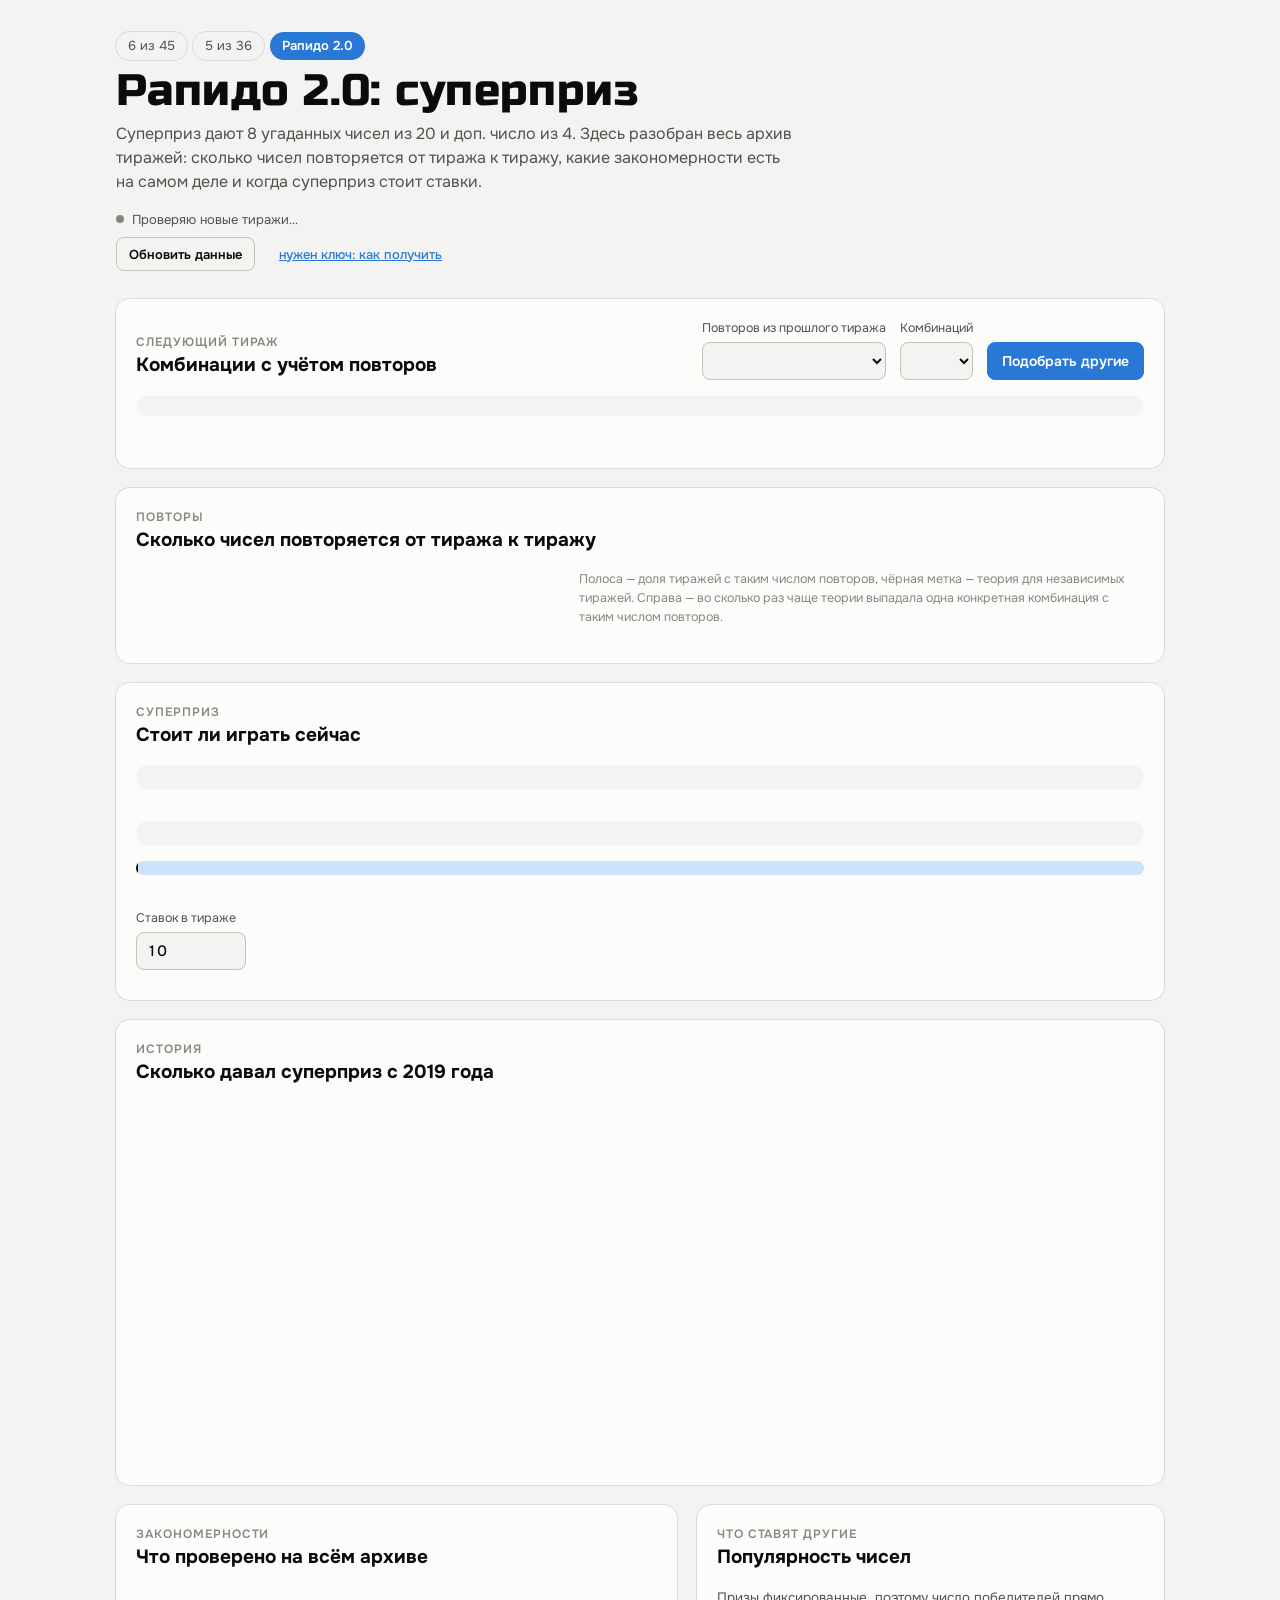
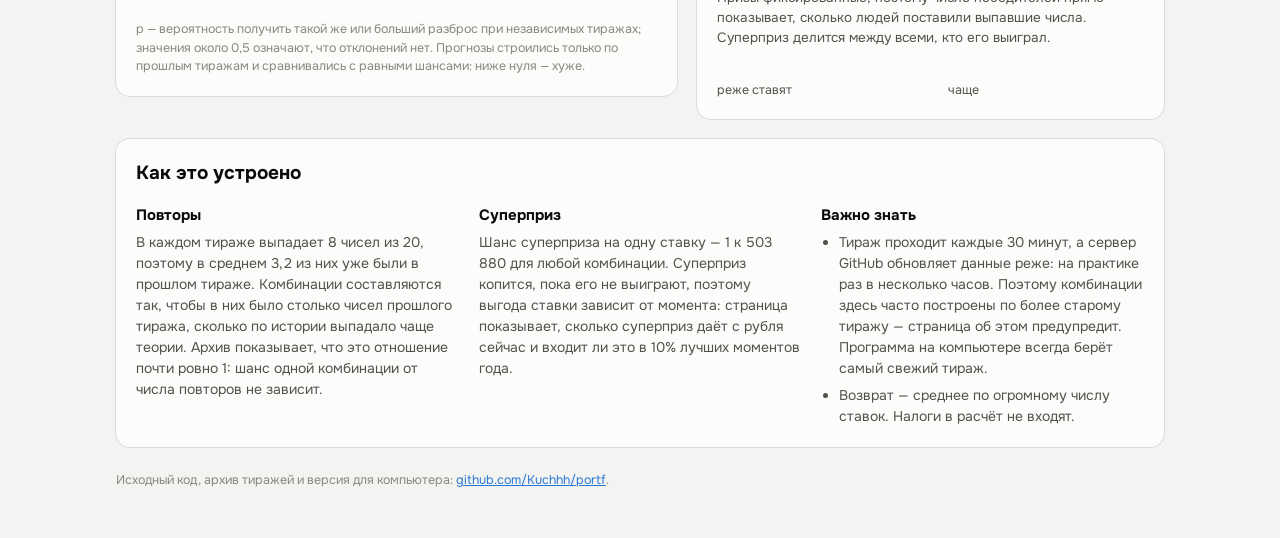
<file: lotto-rapido2/web/app.html>
<!doctype html>
<html lang="ru">
<head>
<meta charset="utf-8">
<meta name="viewport" content="width=device-width, initial-scale=1, viewport-fit=cover">
<title>Рапидо 2.0: суперприз</title>
<meta name="description" content="«Рапидо 2.0»: сколько чисел повторяется от тиража к тиражу, все закономерности по всему архиву, комбинации с учётом повторов и момент, когда суперприз стоит ставки.">
<meta property="og:type" content="website">
<meta property="og:site_name" content="Рапидо 2.0: суперприз">
<meta property="og:title" content="Рапидо 2.0: суперприз">
<meta property="og:description" content="«Рапидо 2.0»: сколько чисел повторяется от тиража к тиражу, все закономерности по всему архиву, комбинации с учётом повторов и момент, когда суперприз стоит ставки.">
<meta property="og:url" content="https://kuchhh.github.io/portf/rapido2/">
<meta property="og:locale" content="ru_RU">
<link rel="icon" href="data:image/svg+xml,%3Csvg xmlns='http://www.w3.org/2000/svg' viewBox='0 0 32 32'%3E%3Ccircle cx='16' cy='16' r='15' fill='%232a9d6a'/%3E%3Ctext x='16' y='21.5' font-family='Arial Black,Arial' font-size='14' font-weight='900' text-anchor='middle' fill='white'%3E20%3C/text%3E%3C/svg%3E">
<link rel="preconnect" href="https://fonts.googleapis.com">
<link rel="preconnect" href="https://fonts.gstatic.com" crossorigin>
<link rel="stylesheet" href="https://fonts.googleapis.com/css2?family=Onest:wght@400;500;600;700&family=Russo+One&display=swap">
<style>
  /* Layout: a betting slip on top (the combinations), then "when to play" with the next draw, the strategy for each
     payout mode, then the evidence — the crowd's number grid, the randomness checks and the walk-forward test. */
  :root {
    --plane: #f3f3f1;
    --surface: #fcfcfb;
    --ink: #0b0b0b;
    --ink-2: #52514e;
    --muted: #898781;
    --hair: #e1e0d9;
    --axis: #c3c2b7;
    --accent: #2a78d6;
    --accent-soft: #cde2fb;
    --accent-ink: #ffffff;
    --good-ink: #006300;
    --div-neg: #2a78d6;   /* rarely played */
    --div-mid: #f0efec;
    --div-pos: #e34948;   /* often played */
    --ring: rgba(11, 11, 11, 0.10);
    --f-display: "Russo One", "Arial Black", system-ui, sans-serif;
    --f-ui: "Onest", system-ui, -apple-system, "Segoe UI", sans-serif;
    color-scheme: light;
  }
  @media (prefers-color-scheme: dark) {
    :root:not([data-theme="light"]) {
      --plane: #0d0d0d; --surface: #1a1a19; --ink: #f0efec; --ink-2: #c3c2b7; --muted: #898781;
      --hair: #2c2c2a; --axis: #383835; --accent: #3987e5; --accent-soft: #184f95; --accent-ink: #ffffff; --good-ink: #0ca30c;
      --div-neg: #3987e5; --div-mid: #383835; --div-pos: #e66767; --ring: rgba(255, 255, 255, 0.10);
      color-scheme: dark;
    }
  }
  :root[data-theme="dark"] {
    --plane: #0d0d0d; --surface: #1a1a19; --ink: #f0efec; --ink-2: #c3c2b7; --muted: #898781;
    --hair: #2c2c2a; --axis: #383835; --accent: #3987e5; --accent-soft: #184f95; --accent-ink: #ffffff; --good-ink: #0ca30c;
    --div-neg: #3987e5; --div-mid: #383835; --div-pos: #e66767; --ring: rgba(255, 255, 255, 0.10);
    color-scheme: dark;
  }

  * { box-sizing: border-box; }
  [hidden] { display: none !important; }
  html { -webkit-text-size-adjust: 100%; }
  body { margin: 0; background: var(--plane); color: var(--ink); font-family: var(--f-ui); font-size: 15px; line-height: 1.5; }
  .page {
    max-width: 1080px; margin: 0 auto;
    padding-block: max(28px, env(safe-area-inset-top, 0px)) max(48px, env(safe-area-inset-bottom, 0px));
    padding-left: max(16px, env(safe-area-inset-left, 0px));
    padding-right: max(16px, env(safe-area-inset-right, 0px));
    display: grid; gap: 20px;
  }
  h1, h2, h3 { margin: 0; text-wrap: balance; }
  p { margin: 0; }
  .masthead { display: grid; gap: 8px; padding-block: 4px 8px; }
  .masthead h1 { font-family: var(--f-display); font-weight: 400; font-size: clamp(28px, 5vw, 44px); line-height: 1.05; letter-spacing: 0.01em; }
  .masthead .lede { color: var(--ink-2); max-width: 62ch; font-size: 16px; }
  .status { color: var(--muted); font-size: 13px; font-variant-numeric: tabular-nums; }
  .live { color: var(--ink-2); font-size: 13px; display: flex; align-items: center; gap: 8px; }
  .live::before { content: ""; width: 8px; height: 8px; border-radius: 50%; background: var(--muted); flex: none; }
  .live.ok::before { background: var(--good-ink); }

  .card { background: var(--surface); border-radius: 14px; box-shadow: 0 0 0 1px var(--ring); padding: 20px; display: grid; gap: 16px; min-width: 0; }
  .card h2 { font-size: 19px; font-weight: 700; }
  .eyebrow { font-size: 12px; font-weight: 600; letter-spacing: 0.08em; text-transform: uppercase; color: var(--muted); }
  .note { color: var(--ink-2); font-size: 13.5px; max-width: 70ch; }
  .small { color: var(--muted); font-size: 12.5px; }

  /* slip */
  .slip-head { display: flex; flex-wrap: wrap; align-items: end; justify-content: space-between; gap: 12px 20px; }
  .controls { display: flex; flex-wrap: wrap; align-items: end; gap: 10px 14px; }
  .field { display: grid; gap: 4px; font-size: 12.5px; color: var(--ink-2); }
  select, input[type="number"] {
    font: 500 15px var(--f-ui); color: var(--ink); background: var(--plane); border: 1px solid var(--axis);
    border-radius: 8px; padding: 7px 10px; min-height: 38px; font-variant-numeric: tabular-nums;
  }
  input[type="number"] { width: 110px; }
  button {
    font: 600 14px var(--f-ui); color: var(--ink); background: transparent; border: 1px solid var(--axis);
    border-radius: 8px; padding: 8px 14px; min-height: 38px; cursor: pointer;
  }
  button:hover { border-color: var(--muted); }
  button.primary { background: var(--accent); border-color: var(--accent); color: var(--accent-ink); }
  button.primary:hover { filter: brightness(1.07); }
  button:disabled { opacity: 0.6; cursor: progress; }
  :focus-visible { outline: 2px solid var(--accent); outline-offset: 2px; }

  .tickets { list-style: none; margin: 0; padding: 0; display: grid; gap: 10px; }
  .ticket {
    display: grid; grid-template-columns: 28px auto 1fr auto; align-items: center; gap: 10px 16px;
    padding: 12px 14px; border-radius: 12px; background: var(--plane);
  }
  .ticket .no { font-family: var(--f-display); color: var(--muted); font-size: 15px; }
  .balls { display: flex; gap: 8px; }
  .ball {
    width: 46px; height: 46px; border-radius: 50%; display: grid; place-items: center;
    font-family: var(--f-display); font-size: 19px; letter-spacing: 0.02em;
    box-shadow: inset 0 -3px 0 rgba(0, 0, 0, 0.12), 0 0 0 2px var(--surface);
  }
  .mults { display: flex; flex-wrap: wrap; gap: 6px; font-size: 13px; color: var(--ink-2); }
  .mults span { background: var(--surface); border-radius: 999px; padding: 3px 10px; box-shadow: 0 0 0 1px var(--ring); font-variant-numeric: tabular-nums; }
  .mults b { color: var(--ink); font-weight: 600; }
  .copy { padding: 6px 10px; min-height: 34px; font-size: 13px; }
  .legend-line { display: flex; flex-wrap: wrap; align-items: center; gap: 8px 12px; font-size: 12.5px; color: var(--ink-2); }
  .ramp-group { display: inline-flex; align-items: center; gap: 8px; white-space: nowrap; }
  .ramp { width: 140px; height: 10px; border-radius: 5px; }

  /* when to play */
  .mode-line { display: flex; flex-wrap: wrap; align-items: center; gap: 8px 12px; }
  .chip { display: inline-flex; align-items: center; gap: 6px; border-radius: 999px; padding: 4px 12px; font-size: 13px; font-weight: 600; background: var(--accent-soft); color: var(--ink); }
  .next { display: grid; gap: 4px; padding: 12px 14px; border-radius: 12px; background: var(--plane); font-variant-numeric: tabular-nums; }
  .next strong { font-size: 17px; }
  .when-top { display: grid; grid-template-columns: minmax(0, 1fr) minmax(0, 1.35fr); gap: 24px; align-items: start; }
  .hero-fig { display: grid; gap: 6px; align-content: start; }
  .hero-fig .big { font-size: 56px; font-weight: 700; line-height: 1; letter-spacing: -0.01em; }
  .hero-fig .big small { font-size: 22px; font-weight: 600; color: var(--ink-2); margin-left: 4px; }
  .hero-fig .what { color: var(--ink-2); max-width: 36ch; }
  .bars { display: grid; gap: 2px; position: relative; }
  .bar-row { display: grid; grid-template-columns: 48px 1fr 52px; align-items: center; gap: 10px; min-height: 26px; font-variant-numeric: tabular-nums; font-size: 13.5px; border-radius: 6px; }
  .bar-row .t { color: var(--ink-2); }
  .bar-row .v { text-align: right; color: var(--ink-2); }
  .bar-row.win .v { color: var(--ink); font-weight: 700; }
  .bar-row.next-slot .t { color: var(--ink); font-weight: 700; }
  .track { position: relative; height: 26px; }
  .track .bar { position: absolute; left: 0; top: 6px; height: 14px; background: var(--accent); border-radius: 0 4px 4px 0; }
  .track .ref { position: absolute; top: -2px; bottom: -2px; width: 1px; background: var(--ink-2); }
  .bar-row:hover .track .bar, .bar-row:focus-visible .track .bar { filter: brightness(1.12); }
  .bars-axis { display: grid; grid-template-columns: 48px 1fr 52px; gap: 10px; font-size: 12px; color: var(--muted); }
  .bars-axis .scale { position: relative; height: 18px; }
  .bars-axis .scale span { position: absolute; transform: translateX(-50%); white-space: nowrap; }
  .meter { position: relative; height: 14px; border-radius: 7px; background: var(--accent-soft); overflow: hidden; }
  .meter > div { position: absolute; inset: 0 auto 0 0; background: var(--accent); border-radius: 7px; }
  .rules { display: grid; gap: 4px; font-size: 13px; color: var(--ink-2); font-variant-numeric: tabular-nums; }

  /* strategy by mode */
  .modes { display: grid; gap: 10px; }
  .mode { display: grid; grid-template-columns: minmax(0, 0.9fr) minmax(0, 1.6fr); gap: 8px 20px; padding: 14px; border-radius: 12px; background: var(--plane); }
  .mode.current { box-shadow: inset 0 0 0 2px var(--accent); }
  .mode h3 { font-size: 15px; font-weight: 700; display: flex; flex-wrap: wrap; align-items: center; gap: 8px; }
  .mode .sign { color: var(--ink-2); font-size: 13.5px; }
  .mode ul { margin: 0; padding-left: 18px; display: grid; gap: 4px; color: var(--ink-2); font-size: 14px; }
  .mode ul b { color: var(--ink); }
  .badge { font-size: 11.5px; font-weight: 700; letter-spacing: 0.04em; text-transform: uppercase; background: var(--accent); color: var(--accent-ink); border-radius: 999px; padding: 2px 8px; }

  /* evidence columns */
  .cols { display: grid; grid-template-columns: minmax(0, 1.2fr) minmax(0, 1fr); gap: 20px; align-items: start; }
  .grid45 { display: grid; grid-template-columns: repeat(10, minmax(0, 1fr)); gap: 4px; max-width: 520px; }
  .cell {
    aspect-ratio: 1; max-width: 100%; border-radius: 8px; display: grid; place-items: center;
    font-family: var(--f-display); font-size: clamp(12px, 2.6vw, 16px); cursor: default;
  }
  .cell:hover, .cell:focus-visible { box-shadow: 0 0 0 2px var(--ink); }
  details { font-size: 13.5px; }
  summary { cursor: pointer; color: var(--accent); font-weight: 600; }
  .table-wrap { overflow-x: auto; margin-top: 8px; }
  table { border-collapse: collapse; font-size: 13px; font-variant-numeric: tabular-nums; width: 100%; }
  th, td { text-align: right; padding: 6px 8px; border-bottom: 1px solid var(--hair); white-space: nowrap; }
  th:first-child, td:first-child { text-align: left; }
  th { color: var(--muted); font-weight: 600; font-size: 12px; }
  tr.ours td { font-weight: 700; }
  .checks { display: grid; gap: 0; }
  .check { display: grid; grid-template-columns: 1fr auto; gap: 12px; padding: 9px 0; border-bottom: 1px solid var(--hair); font-size: 14px; }
  .check:last-child { border-bottom: 0; }
  .check .val { font-variant-numeric: tabular-nums; color: var(--ink-2); text-align: right; }
  .verdict { display: inline-flex; align-items: center; gap: 8px; font-weight: 600; font-size: 14px; color: var(--good-ink); }
  .verdict svg { flex: none; }

  /* history */
  .dots { display: grid; gap: 4px; }
  .dot-row { display: grid; grid-template-columns: minmax(150px, 220px) 1fr 66px; align-items: center; gap: 12px; min-height: 30px; font-size: 13.5px; border-radius: 6px; }
  .dot-row .lab { color: var(--ink-2); }
  .dot-row.ours .lab, .dot-row.ours .v { color: var(--ink); font-weight: 700; }
  .dot-row .v { text-align: right; font-variant-numeric: tabular-nums; color: var(--ink-2); }
  .plot { position: relative; height: 30px; }
  .plot .ci { position: absolute; top: 14px; height: 2px; background: var(--accent); border-radius: 1px; }
  .plot .pt { position: absolute; top: 9px; width: 12px; height: 12px; margin-left: -6px; border-radius: 50%; background: var(--accent); box-shadow: 0 0 0 2px var(--surface); }
  .plot .ref { position: absolute; top: 0; bottom: 0; width: 1px; background: var(--ink-2); }
  .dot-row:hover .pt, .dot-row:focus-visible .pt { transform: scale(1.25); }
  .dots-axis { display: grid; grid-template-columns: minmax(150px, 220px) 1fr 66px; gap: 12px; font-size: 12px; color: var(--muted); }
  .dots-axis .scale { position: relative; height: 18px; }
  .dots-axis .scale span { position: absolute; transform: translateX(-50%); }
  .progress { height: 6px; border-radius: 3px; background: var(--hair); overflow: hidden; }
  .progress > div { height: 100%; width: 0; background: var(--accent); border-radius: 3px; transition: width 0.2s; }
  .about { display: grid; grid-template-columns: repeat(auto-fit, minmax(260px, 1fr)); gap: 20px; }
  .about h3 { font-size: 15px; font-weight: 700; margin-bottom: 6px; }
  .about p, .about li { color: var(--ink-2); font-size: 14px; }
  .about ul { margin: 0; padding-left: 18px; display: grid; gap: 6px; }
  footer { color: var(--muted); font-size: 12.5px; display: grid; gap: 4px; }
  footer a, .about a { color: var(--accent); }

  .tip {
    position: fixed; z-index: 30; pointer-events: none; background: var(--surface); color: var(--ink);
    border-radius: 10px; box-shadow: 0 0 0 1px var(--ring), 0 8px 24px rgba(0, 0, 0, 0.18);
    padding: 8px 10px; font-size: 13px; line-height: 1.45; max-width: 260px; font-variant-numeric: tabular-nums;
  }
  .tip .tv { font-weight: 700; font-size: 15px; }
  .tip .tl { color: var(--ink-2); }

  @media (max-width: 820px) {
    .when-top, .cols, .mode { grid-template-columns: 1fr; }
  }
  @media (max-width: 560px) {
    .card { padding: 16px; }
    .ticket { grid-template-columns: 1fr auto; }
    .ticket .no { display: none; }
    .ticket .balls { grid-column: 1 / -1; }
    .ball { width: 40px; height: 40px; font-size: 17px; }
    .balls { gap: 6px; }
    .hero-fig .big { font-size: 48px; }
    .dot-row, .dots-axis { grid-template-columns: 112px 1fr 56px; gap: 8px; }
  }
  @media (prefers-reduced-motion: reduce) { .progress > div { transition: none; } }
</style>
<style>
  .nav { display: flex; flex-wrap: wrap; gap: 6px; font-size: 13px; }
  .nav a, .nav span { border-radius: 999px; padding: 4px 12px; text-decoration: none; box-shadow: 0 0 0 1px var(--ring); color: var(--ink-2); }
  .nav span { background: var(--accent); color: var(--accent-ink); box-shadow: none; font-weight: 600; }
  .ball.bonus { background: var(--ink); color: var(--surface); }
  .plus { font-family: var(--f-display); color: var(--muted); font-size: 18px; align-self: center; }
  .grid36 { display: grid; grid-template-columns: repeat(6, minmax(0, 1fr)); gap: 4px; max-width: 360px; }
  .verdict-box { display: grid; gap: 6px; padding: 12px 14px; border-radius: 12px; background: var(--plane); }
  .verdict-box strong { font-size: 16px; }
  .verdict-box.good { box-shadow: inset 0 0 0 2px var(--good-ink); }
  .kv { display: grid; grid-template-columns: repeat(auto-fit, minmax(150px, 1fr)); gap: 10px; }
  .kv div { padding: 10px 12px; border-radius: 10px; background: var(--plane); display: grid; gap: 2px; }
  .kv b { font-size: 18px; font-variant-numeric: tabular-nums; }
  .kv span { color: var(--ink-2); font-size: 12.5px; }
  .meter .mark { position: absolute; top: -3px; bottom: -3px; width: 2px; background: var(--ink); }
  .meter-axis { position: relative; height: 18px; font-size: 12px; color: var(--muted); }
  .meter-axis span { position: absolute; transform: translateX(-50%); white-space: nowrap; }
  .chart { width: 100%; height: auto; display: block; touch-action: pan-y; }
  .chart .ln { fill: none; stroke: var(--accent); stroke-width: 1.4; }
  .chart .area { fill: var(--accent-soft); opacity: 0.6; }
  .chart .gl { stroke: var(--hair); stroke-width: 1; }
  .chart .rf { stroke: var(--ink-2); stroke-width: 1; stroke-dasharray: 4 3; }
  .chart .q9 { stroke: var(--good-ink); stroke-width: 1; stroke-dasharray: 2 3; }
  .chart text { fill: var(--muted); font: 12px var(--f-ui); }
  .chart .lab { fill: var(--ink-2); }
  .chart .cur { fill: var(--accent); stroke: var(--surface); stroke-width: 2; }
  .chart .hair { stroke: var(--ink-2); stroke-width: 1; }
  .calc { display: grid; gap: 10px; }
  .calc-row { display: flex; flex-wrap: wrap; gap: 10px 14px; align-items: end; }
  .ball.rep { box-shadow: inset 0 -3px 0 rgba(0, 0, 0, 0.12), 0 0 0 2px var(--surface), 0 0 0 4px var(--ink); }
  .ball.plain { background: var(--div-mid); color: var(--ink); }
  .ball.small { width: 34px; height: 34px; font-size: 14px; }
  .grid20 { display: grid; grid-template-columns: repeat(5, minmax(0, 1fr)); gap: 4px; max-width: 300px; }
  .lastdraw { display: flex; flex-wrap: wrap; align-items: center; gap: 6px 8px; padding: 10px 12px; border-radius: 12px; background: var(--plane); font-size: 13.5px; color: var(--ink-2); }
  .warn { padding: 10px 12px; border-radius: 10px; background: var(--plane); box-shadow: inset 0 0 0 2px var(--div-pos); font-size: 13.5px; }
  .rep-rows { display: grid; gap: 2px; }
  .rep-row { display: grid; grid-template-columns: 84px 1fr 150px; align-items: center; gap: 10px; min-height: 28px; font-size: 13.5px; font-variant-numeric: tabular-nums; border-radius: 6px; }
  .rep-row .t { color: var(--ink-2); }
  .rep-row .v { text-align: right; color: var(--ink-2); }
  .rep-row.pick .t, .rep-row.pick .v { color: var(--ink); font-weight: 700; }
  .rep-row .track { position: relative; height: 26px; }
  .rep-row .bar { position: absolute; left: 0; top: 6px; height: 14px; background: var(--accent); border-radius: 0 4px 4px 0; }
  .rep-row .th { position: absolute; top: 2px; height: 22px; width: 2px; background: var(--ink); }
  .ticket .balls { flex-wrap: wrap; }
  @media (max-width: 560px) { .rep-row { grid-template-columns: 64px 1fr 96px; gap: 8px; } .ball { width: 34px; height: 34px; font-size: 15px; } .balls { gap: 5px; } }
</style>
</head>
<body>
<main class="page">
  <header class="masthead">
    <nav class="nav" aria-label="Лотереи"><a href="../">6 из 45</a><a href="../5x36/">5 из 36</a><span aria-current="page">Рапидо 2.0</span></nav>
    <h1>Рапидо 2.0: суперприз</h1>
    <p class="lede">Суперприз дают 8 угаданных чисел из 20 и доп. число из 4. Здесь разобран весь архив тиражей: сколько чисел повторяется от тиража к тиражу, какие закономерности есть на самом деле и когда суперприз стоит ставки.</p>
    <p class="status" id="status"></p>
    <p class="live" id="live">Проверяю новые тиражи…</p>
    <div class="upd" id="upd"></div>
  </header>

  <section class="card" id="slip" aria-labelledby="slipTitle">
    <div class="slip-head">
      <div>
        <p class="eyebrow">Следующий тираж</p>
        <h2 id="slipTitle">Комбинации с учётом повторов</h2>
      </div>
      <form class="controls" id="controls">
        <label class="field">Повторов из прошлого тиража <select id="nRep"></select></label>
        <label class="field">Комбинаций <select id="nTickets"></select></label>
        <button type="button" class="primary" id="reroll">Подобрать другие</button>
      </form>
    </div>
    <div class="lastdraw" id="lastdraw"></div>
    <div class="warn" id="stale" hidden></div>
    <ol class="tickets" id="tickets"></ol>
    <p class="small" id="slipNote"></p>
  </section>

  <section class="card" id="repeats" aria-labelledby="repTitle">
    <div>
      <p class="eyebrow">Повторы</p>
      <h2 id="repTitle">Сколько чисел повторяется от тиража к тиражу</h2>
    </div>
    <div class="when-top">
      <div class="hero-fig" id="repHero"></div>
      <div>
        <div class="rep-rows" id="repRows" role="list"></div>
        <p class="small">Полоса — доля тиражей с таким числом повторов, чёрная метка — теория для независимых тиражей. Справа — во сколько раз чаще теории выпадала одна конкретная комбинация с таким числом повторов.</p>
      </div>
    </div>
    <p class="note" id="repNote"></p>
  </section>

  <section class="card" id="now" aria-labelledby="nowTitle">
    <div>
      <p class="eyebrow">Суперприз</p>
      <h2 id="nowTitle">Стоит ли играть сейчас</h2>
    </div>
    <div class="next" id="next"></div>
    <div class="when-top">
      <div class="hero-fig" id="hero"></div>
      <div class="kv" id="kv"></div>
    </div>
    <div class="verdict-box" id="verdict"></div>
    <div>
      <div class="meter" id="meter" role="img"><div></div><span class="mark"></span></div>
      <div class="meter-axis" id="meterAxis"></div>
    </div>
    <div class="calc">
      <div class="calc-row">
        <label class="field">Ставок в тираже <input type="number" id="bets" min="1" max="500000" step="1" value="10" inputmode="numeric"></label>
      </div>
      <div class="kv" id="calc"></div>
    </div>
  </section>

  <section class="card" id="history" aria-labelledby="historyTitle">
    <div>
      <p class="eyebrow">История</p>
      <h2 id="historyTitle">Сколько давал суперприз с 2019 года</h2>
    </div>
    <p class="note" id="historyNote"></p>
    <svg class="chart" id="chart" viewBox="0 0 960 300" role="img" aria-labelledby="chartDesc"><desc id="chartDesc">Сколько рублей с рубля ставки давал суперприз, лучший тираж каждого дня</desc></svg>
    <div class="kv" id="histKv"></div>
    <p class="small" id="timingNote"></p>
  </section>

  <div class="cols">
    <section class="card" id="random" aria-labelledby="randomTitle">
      <div>
        <p class="eyebrow">Закономерности</p>
        <h2 id="randomTitle">Что проверено на всём архиве</h2>
      </div>
      <p class="verdict" id="rverdict"></p>
      <div class="checks" id="checks"></div>
      <p class="small">p — вероятность получить такой же или больший разброс при независимых тиражах; значения около 0,5 означают, что отклонений нет. Прогнозы строились только по прошлым тиражам и сравнивались с равными шансами: ниже нуля — хуже.</p>
    </section>
    <section class="card" id="crowd" aria-labelledby="crowdTitle">
      <div>
        <p class="eyebrow">Что ставят другие</p>
        <h2 id="crowdTitle">Популярность чисел</h2>
      </div>
      <p class="note">Призы фиксированные, поэтому число победителей прямо показывает, сколько людей поставили выпавшие числа. Суперприз делится между всеми, кто его выиграл.</p>
      <div class="grid20" id="grid20" role="list"></div>
      <div class="legend-line"><span class="ramp-group"><span>реже ставят</span><span class="ramp" id="ramp"></span><span>чаще</span></span></div>
    </section>
  </div>

  <section class="card" aria-labelledby="aboutTitle">
    <h2 id="aboutTitle">Как это устроено</h2>
    <div class="about">
      <div>
        <h3>Повторы</h3>
        <p>В каждом тираже выпадает 8 чисел из 20, поэтому в среднем 3,2 из них уже были в прошлом тираже. Комбинации составляются так, чтобы в них было столько чисел прошлого тиража, сколько по истории выпадало чаще теории. Архив показывает, что это отношение почти ровно 1: шанс одной комбинации от числа повторов не зависит.</p>
      </div>
      <div>
        <h3>Суперприз</h3>
        <p>Шанс суперприза на одну ставку — 1 к 503 880 для любой комбинации. Суперприз копится, пока его не выиграют, поэтому выгода ставки зависит от момента: страница показывает, сколько суперприз даёт с рубля сейчас и входит ли это в 10% лучших моментов года.</p>
      </div>
      <div>
        <h3>Важно знать</h3>
        <ul>
          <li>Тираж проходит каждые 30 минут, а сервер GitHub обновляет данные реже: на практике раз в несколько часов. Поэтому комбинации здесь часто построены по более старому тиражу — страница об этом предупредит. Программа на компьютере всегда берёт самый свежий тираж.</li>
          <li>Возврат — среднее по огромному числу ставок. Налоги в расчёт не входят.</li>
        </ul>
      </div>
    </div>
  </section>

  <footer>
    <p id="dataNote"></p>
    <p>Исходный код, архив тиражей и версия для компьютера: <a href="https://github.com/Kuchhh/portf">github.com/Kuchhh/portf</a>.</p>
  </footer>
</main>
<div class="tip" id="tip" hidden></div>
<script>
(() => {
  'use strict';
  const INIT = /*@INIT@*/;
  const C = INIT.consts;
  let S = INIT.state;
  const $ = (id) => document.getElementById(id);
  const nf0 = new Intl.NumberFormat('ru-RU', { maximumFractionDigits: 0 });
  const dec = (x, d = 2) => x.toFixed(d).replace('.', ',').replace('-', '−');
  const int = (x) => nf0.format(Math.round(x));
  const mln = (x) => (x >= 1e6 ? dec(x / 1e6, x >= 1e7 ? 1 : 2) + ' млн' : int(x));
  const dateRu = (s) => s.slice(8, 10) + '.' + s.slice(5, 7) + '.' + s.slice(0, 4) + ', ' + s.slice(11, 16);
  const el = (tag, cls, text) => { const e = document.createElement(tag); if (cls) e.className = cls; if (text !== undefined) e.textContent = text; return e; };
  const pl = (n, a, b, c) => { const m = n % 100, k = n % 10; return m > 10 && m < 20 ? c : k === 1 ? a : k > 1 && k < 5 ? b : c; };
  const state = { n: 4, rep: -1, seed: 0, bets: 10 };
  try { const s = JSON.parse(localStorage.getItem('rapido2') || '{}'); if (s.n) state.n = s.n; if (s.bets) state.bets = s.bets; if (s.rep !== undefined) state.rep = s.rep; } catch (e) {}
  const remember = () => { try { localStorage.setItem('rapido2', JSON.stringify({ n: state.n, bets: state.bets, rep: state.rep })); } catch (e) {} };

  // ---------------- tooltip
  const tip = $('tip');
  function showTip(rows, ev, anchor) {
    tip.replaceChildren(...rows.map(([c, t]) => el('div', c, t)));
    tip.hidden = false;
    const r = anchor ? anchor.getBoundingClientRect() : null;
    const x = ev && ev.clientX !== undefined ? ev.clientX : r.left + r.width / 2;
    const y = ev && ev.clientY !== undefined ? ev.clientY : r.top;
    const w = tip.offsetWidth, h = tip.offsetHeight;
    tip.style.left = Math.max(8, Math.min(innerWidth - w - 8, x + 14)) + 'px';
    tip.style.top = Math.max(8, y - h - 12) + 'px';
  }
  const hideTip = () => { tip.hidden = true; };

  // ---------------- the next draw
  function current() {
    const nx = S.next && S.next.number > S.last.n ? S.next : null;
    return { n: nx ? nx.number : S.last.n + 1, date: nx ? nx.date : null, sp: nx ? nx.sp : S.last.sp, price: (nx && nx.ticket_price) || S.rules.price };
  }
  const mskToMs = (s) => Date.UTC(+s.slice(0, 4), +s.slice(5, 7) - 1, +s.slice(8, 10), +s.slice(11, 13) - 3, +s.slice(14, 16));
  function gapMs() {
    const t = S.times.map(mskToMs);
    const gaps = t.slice(1).map((v, i) => v - t[i]).sort((a, b) => a - b);
    return gaps.length ? gaps[Math.floor(gaps.length / 2)] : 30 * 60000;
  }
  function nextDrawTime() {
    const cur = current();
    if (cur.date && mskToMs(cur.date) > Date.now()) return { ms: mskToMs(cur.date), exact: true };
    const gap = gapMs();
    let ms = mskToMs(S.last.date) + gap;
    while (ms < Date.now()) ms += gap;
    return { ms, exact: false };
  }
  // draws that have probably been played since the data was last updated
  const missed = () => Math.max(0, Math.floor((Date.now() - mskToMs(S.last.date) - 4 * 60000) / gapMs()));
  const inTime = (m) => (m < 1 ? 'меньше минуты' : m < 60 ? m + ' мин' : Math.floor(m / 60) + ' ч ' + (m % 60) + ' мин');
  const hhmm = (ms) => new Intl.DateTimeFormat('ru-RU', { timeZone: 'Europe/Moscow', hour: '2-digit', minute: '2-digit' }).format(new Date(ms));

  function renderStatus() {
    $('status').textContent = 'Архив: ' + int(S.count) + ' ' + pl(S.count, 'тираж', 'тиража', 'тиражей') + ', с №' + INIT.first.n + ' (' + dateRu(INIT.first.date).slice(0, 10) + ') по №' + S.last.n + ' (' + dateRu(S.last.date) + ' МСК).';
    $('dataNote').textContent = 'Данные: архив тиражей «Рапидо 2.0» с stoloto.ru. Сервер докачивает новые тиражи несколько раз в день; полный разбор архива пересчитывается раз в день.';
  }

  // ---------------- tickets
  function mulberry32(a) { return () => { a |= 0; a = (a + 0x6d2b79f5) | 0; let t = Math.imul(a ^ (a >>> 15), 1 | a); t = (t + Math.imul(t ^ (t >>> 7), 61 | t)) ^ t; return ((t ^ (t >>> 14)) >>> 0) / 4294967296; }; }
  const tint = (x) => {
    const d = INIT.crowd.q.map(Math.log), m = Math.max(...d.slice(1).map(Math.abs)) || 1;
    const t = d[x] / m;
    return { bg: 'color-mix(in oklab, ' + (t < 0 ? 'var(--div-neg)' : 'var(--div-pos)') + ' ' + Math.round(Math.abs(t) * 100) + '%, var(--div-mid))', fg: Math.abs(t) > 0.55 ? '#fff' : 'var(--ink)' };
  };
  const autoRep = () => INIT.repeat.repeats;
  const repeatsNow = () => (state.rep < 0 ? autoRep() : state.rep);
  function pickTickets(n, seed) {
    const rng = mulberry32(seed), gauss = () => { let s = 0; for (let i = 0; i < 6; i++) s += rng(); return (s - 3) * 0.07; };
    const last = new Set(S.last.balls), j = repeatsNow();
    const inside = S.last.balls.slice(), outside = [];
    for (let x = 1; x <= C.N; x++) if (!last.has(x)) outside.push(x);
    const take = (pool, k) => pool.map((x) => [INIT.scores[x] + gauss(), x]).sort((a, b) => b[0] - a[0]).slice(0, k).map((p) => p[1]);
    const chosen = [];
    for (let t = 0; t < n; t++) {
      for (let tr = 0; tr < 400; tr++) {
        const c = take(inside, j).concat(take(outside, C.K - j)).sort((a, b) => a - b);
        const key = c.join(',');
        if (chosen.some((o) => o.join(',') === key)) continue;
        if (tr < 300 && chosen.some((o) => o.filter((x) => c.includes(x)).length > 6)) continue;
        chosen.push(c);
        break;
      }
    }
    const pb = INIT.bonus_p, top = INIT.passed.includes('bonus') ? [1, 2, 3, 4].reduce((a, b) => (pb[b] > pb[a] ? b : a)) : 0;
    return chosen.map((c, i) => ({ C: c, bonus: top || (i % C.NB) + 1 }));
  }
  function renderTickets() {
    const last = new Set(S.last.balls), j = repeatsNow();
    const ld = $('lastdraw');
    ld.replaceChildren(el('span', null, 'Прошлый тираж №' + S.last.n + ' (' + dateRu(S.last.date) + '):'));
    S.last.balls.forEach((x) => ld.appendChild(el('span', 'ball small plain', String(x))));
    ld.append(el('span', 'plus', '+'), el('span', 'ball small bonus', String(S.last.bonus)));
    const m = missed(), st = $('stale');
    st.hidden = m < 1;
    if (m >= 1) st.textContent = 'С последнего обновления данных, скорее всего, ' + (m === 1 ? 'прошёл ещё один тираж' : 'прошло ещё ' + m + ' ' + pl(m, 'тираж', 'тиража', 'тиражей')) + '. Комбинации построены по тиражу №' + S.last.n + '. Чтобы взять самый свежий тираж, запустите программу на компьютере.';
    const tickets = pickTickets(Math.max(state.n, 1), state.seed || S.last.n);
    const list = $('tickets');
    list.replaceChildren();
    tickets.forEach((t, i) => {
      const li = el('li', 'ticket');
      const balls = el('div', 'balls');
      t.C.forEach((x) => { const b = el('span', 'ball' + (last.has(x) ? ' rep' : ''), String(x)); const c = tint(x); b.style.background = c.bg; b.style.color = c.fg; if (last.has(x)) b.title = x + ' — было в прошлом тираже'; balls.appendChild(b); });
      balls.append(el('span', 'plus', '+'), el('span', 'ball bonus', String(t.bonus)));
      const cp = el('button', 'copy', 'Скопировать'); cp.type = 'button';
      cp.addEventListener('click', () => {
        const done = () => { cp.textContent = 'Скопировано'; setTimeout(() => { cp.textContent = 'Скопировать'; }, 1500); };
        try { navigator.clipboard.writeText(t.C.join(' ') + ' + ' + t.bonus).then(done, () => {}); } catch (e) {}
      });
      li.append(el('span', 'no', String(i + 1)), balls, el('div', 'mults'), cp);
      list.appendChild(li);
    });
    const lift = INIT.repeat.lifts[j];
    $('slipNote').textContent = 'В каждой комбинации ' + j + ' ' + pl(j, 'число', 'числа', 'чисел') + ' из прошлого тиража (обведены) и ' + (C.K - j) + ' ' + pl(C.K - j, 'новое', 'новых', 'новых') + '. ' + (state.rep < 0 ? 'Число повторов выбрано по истории: ' : 'По истории ') + 'комбинации с ' + j + ' ' + pl(j, 'повтором', 'повторами', 'повторами') + ' выпадали в ×' + dec(lift, 3) + ' раза чаще теории. ' + '' + (INIT.bias.anchors.length ? 'В каждой комбинации есть ' + INIT.bias.anchors.join(', ') + ': за всю историю оно выпадало в ' + dec(INIT.bias.top_rate * 100, 1) + '% тиражей вместо 40%, с ним шанс комбинации выше примерно на 1%. ' : '') + 'Цвет шара — как часто число ставят другие; доп. числа 1–4 распределены поровну.';
  }

  // ---------------- repeats
  function renderRepeats() {
    const R = INIT.patterns.repeat, rc = INIT.repeat;
    const big = el('div', 'big', dec(R.mean, 2)); big.appendChild(el('small', null, 'из 8'));
    $('repHero').replaceChildren(big, el('p', 'what', 'чисел в среднем повторяется из прошлого тиража. Теория для независимых тиражей — ' + dec(R.expected, 2) + '. Чаще всего повторяется ' + rc.most_common + ' ' + pl(rc.most_common, 'число', 'числа', 'чисел') + ': так бывает в ' + dec(R.rows[rc.most_common].share * 100, 1) + '% тиражей.'));
    const max = Math.max(...R.rows.map((r) => Math.max(r.share, r.theory))) * 1.08;
    const box = $('repRows');
    box.replaceChildren();
    R.rows.forEach((r) => {
      const row = el('div', 'rep-row' + (r.j === repeatsNow() ? ' pick' : '')); row.setAttribute('role', 'listitem'); row.tabIndex = 0;
      const tr = el('div', 'track');
      const bar = el('div', 'bar'); bar.style.width = (r.share / max) * 100 + '%';
      const th = el('div', 'th'); th.style.left = (r.theory / max) * 100 + '%';
      tr.append(bar, th);
      const rare = r.count < 300;
      row.append(el('span', 't', r.j + ' ' + pl(r.j, 'повтор', 'повтора', 'повторов')), tr, el('span', 'v', dec(r.share * 100, r.share < 0.01 ? 3 : 1) + '%  ' + (rare ? '—' : '×' + dec(r.lift, 3))));
      const rows = [['tv', dec(r.share * 100, 3) + '% тиражей'], ['tl', 'теория: ' + dec(r.theory * 100, 3) + '%'], ['tl', int(r.count) + ' ' + pl(r.count, 'тираж', 'тиража', 'тиражей')], ['tl', rare ? 'слишком редко, чтобы судить' : 'отношение ×' + dec(r.lift, 3) + ' ± ' + dec(2 * r.sd, 3)]];
      row.setAttribute('aria-label', r.j + ' повторов: ' + dec(r.share * 100, 2) + '% тиражей, теория ' + dec(r.theory * 100, 2) + '%');
      row.addEventListener('pointermove', (ev) => showTip(rows, ev)); row.addEventListener('pointerleave', hideTip);
      row.addEventListener('focus', () => showTip(rows, null, row)); row.addEventListener('blur', hideTip);
      box.appendChild(row);
    });
    const P = INIT.patterns;
    $('repNote').textContent = 'Распределение повторов совпадает с теорией (p = ' + dec(R.p, 2) + '). Через 2, 3, 5 и 10 тиражей повторяется столько же: ' + [2, 3, 5, 10].map((k) => dec(P.repeat_lag[k], 2)).join(', ') + '. Число, выпавшее в прошлом тираже, выпадает снова в ' + dec(P.repeat_rate * 100, 2) + '% случаев при теории 40%. Проверка на ' + int(rc.walk_draws) + ' тиражах, где число повторов каждый раз выбиралось только по прошлым данным: такие комбинации выпадали в ×' + dec(rc.walk_lift, 3) + ' раза чаще средней.';
  }

  // ---------------- superprize now
  function renderNow() {
    const cur = current(), H = INIT.hist;
    const main = (C.P * cur.sp) / cur.price, small = S.rules.ev_small / S.rules.price;
    const nt = nextDrawTime();
    const wait = Math.max(0, Math.round((nt.ms - Date.now()) / 60000));
    $('next').replaceChildren(
      el('strong', null, 'Ближайший тираж — в ' + hhmm(nt.ms) + ' МСК (' + (wait < 1 ? 'меньше чем через минуту' : 'через ' + inTime(wait)) + ')'),
      el('span', null, 'Суперприз ' + int(cur.sp) + ' ₽, ставка ' + cur.price + ' ₽.'),
      el('span', 'small', 'Время рассчитано по расписанию последних тиражей.'));
    const big = el('div', 'big', dec(main)); big.appendChild(el('small', null, '₽ с рубля'));
    $('hero').replaceChildren(big, el('p', 'what', 'даёт суперприз. Вместе с остальными призами ставка возвращает в среднем ' + dec(main + small) + ' ₽ на рубль.'));
    const need = (cur.price * (1 - small)) / C.P;
    const kv = $('kv');
    kv.replaceChildren();
    [[dec(H.m_median), 'обычно за последний год'], [dec(H.m_q90), 'у 10% лучших тиражей года'], [dec(H.m_max_year), 'максимум за год'], [dec(H.m_max_ever), 'максимум за всю историю']]
      .forEach(([v, t]) => { const d = el('div'); d.append(el('b', null, v), el('span', null, t)); kv.appendChild(d); });
    const vb = $('verdict');
    const good = main + small >= 1 || main >= H.m_q90;
    vb.className = 'verdict-box' + (good ? ' good' : '');
    let head, body;
    if (main + small >= 1) { head = 'Ставка окупается'; body = 'Суперприз так велик, что ставка в среднем возвращает больше, чем стоит.'; }
    else if (main >= H.m_q90) { head = 'Сейчас хороший момент'; body = 'Суперприз входит в 10% самых крупных за год относительно цены ставки.'; }
    else {
      const steps = H.sp_step_mean > 0 ? Math.ceil(((H.m_q90 * cur.price) / C.P - cur.sp) / H.sp_step_mean) : null;
      head = 'Лучше подождать';
      body = 'Суперприз ниже 10% лучших моментов года' + (steps && steps > 0 ? ': до них примерно ' + int(steps) + ' ' + pl(steps, 'тираж', 'тиража', 'тиражей') + ' (' + (steps < 48 ? 'меньше суток' : '≈' + int(steps / 48) + ' дн.') + '), если его не выиграют раньше.' : '.');
    }
    vb.replaceChildren(el('strong', null, head), el('span', null, body),
      el('span', 'small', 'Ставка окупилась бы при суперпризе от ' + mln(need) + ' ₽. За год он доходил до ' + mln(H.sp_max) + ' ₽, за всю историю — до ' + mln(H.sp_max_ever) + ' ₽.'));
    const hi = Math.max(H.m_max_year, main) * 1.05, pos = (v) => (v / hi) * 100;
    const m = $('meter');
    m.firstElementChild.style.width = Math.min(100, pos(main)) + '%';
    m.querySelector('.mark').style.left = pos(H.m_q90) + '%';
    m.setAttribute('aria-label', 'Суперприз даёт ' + dec(main) + ' ₽ с рубля; 10% лучших тиражей года — от ' + dec(H.m_q90));
    const ax = $('meterAxis');
    ax.replaceChildren();
    [[0, '0'], [H.m_q90, 'лучшие 10% — от ' + dec(H.m_q90)], [H.m_max_year, 'максимум года ' + dec(H.m_max_year)]].forEach(([v, t]) => { const sp = el('span', null, t); sp.style.left = Math.max(4, Math.min(88, pos(v))) + '%'; ax.appendChild(sp); });
    const n = state.bets;
    const rows = [['1 к ' + int(1 / Math.min(1, n * C.P)), 'шанс суперприза (8 чисел + доп.)'], ['1 к ' + int(1 / Math.min(1, n / C.TOTAL)), 'шанс угадать 8 чисел'], [int(n * cur.price) + ' ₽', 'стоимость; в среднем вернётся ' + int(n * cur.price * (main + small)) + ' ₽']];
    const box = $('calc');
    box.replaceChildren();
    rows.forEach(([v, t]) => { const d = el('div'); d.append(el('b', null, v), el('span', null, t)); box.appendChild(d); });
  }

  // ---------------- history chart
  function renderHistory() {
    const H = INIT.hist, T = INIT.timing, ser = INIT.series;
    const peak = ser.reduce((a, b) => (b[1] > a[1] ? b : a));
    $('historyNote').textContent = 'Сколько рублей с каждого рубля ставки давал суперприз, лучший тираж каждого дня. Больше всего — ' + dec(peak[1]) + ' ₽ ' + peak[0].slice(8, 10) + '.' + peak[0].slice(5, 7) + '.' + peak[0].slice(0, 4) + ' при суперпризе ' + mln(peak[2]) + ' ₽ и ставке ' + peak[3] + ' ₽. Зелёная линия — порог 10% лучших тиражей последнего года, пунктир — уровень, с которого ставка окупается.';
    const svg = $('chart');
    const W = 960, Hh = 300, L = 44, R = 12, Tp = 12, B = 28;
    const xs = ser.map((s) => Date.UTC(+s[0].slice(0, 4), +s[0].slice(5, 7) - 1, +s[0].slice(8, 10)));
    const x0 = xs[0], x1 = xs[xs.length - 1];
    const be = 1 - S.rules.ev_small / S.rules.price;
    const ymax = Math.max(be, ...ser.map((s) => s[1])) * 1.05;
    const X = (t) => L + ((t - x0) / (x1 - x0)) * (W - L - R), Y = (v) => Tp + (1 - v / ymax) * (Hh - Tp - B);
    const ns = 'http://www.w3.org/2000/svg';
    const mk = (tag, attrs, text) => { const e = document.createElementNS(ns, tag); for (const k in attrs) e.setAttribute(k, attrs[k]); if (text !== undefined) e.textContent = text; return e; };
    while (svg.childNodes.length > 1) svg.removeChild(svg.lastChild);
    const stepY = ymax > 1.6 ? 0.5 : ymax > 0.8 ? 0.2 : 0.1;
    for (let v = 0; v <= ymax; v = Math.round((v + stepY) * 10) / 10) svg.append(mk('line', { x1: L, x2: W - R, y1: Y(v), y2: Y(v), class: 'gl' }), mk('text', { x: L - 6, y: Y(v) + 4, 'text-anchor': 'end' }, dec(v, 1)));
    for (let y = +ser[0][0].slice(0, 4) + 1; y <= +ser[ser.length - 1][0].slice(0, 4); y++) svg.append(mk('text', { x: X(Date.UTC(y, 0, 1)), y: Hh - 8, 'text-anchor': 'middle' }, String(y)));
    let d = '';
    xs.forEach((t, i) => { d += (i ? 'L' : 'M') + X(t).toFixed(1) + ' ' + Y(ser[i][1]).toFixed(1); });
    svg.append(mk('path', { d: d + 'L' + X(x1) + ' ' + Y(0) + 'L' + X(x0) + ' ' + Y(0) + 'Z', class: 'area' }), mk('path', { d, class: 'ln' }));
    svg.append(mk('line', { x1: L, x2: W - R, y1: Y(be), y2: Y(be), class: 'rf' }), mk('text', { x: W - R, y: Y(be) - 5, 'text-anchor': 'end', class: 'lab' }, 'окупается'));
    svg.append(mk('line', { x1: L, x2: W - R, y1: Y(H.m_q90), y2: Y(H.m_q90), class: 'q9' }));
    const hair = mk('line', { y1: Tp, y2: Hh - B, class: 'hair', visibility: 'hidden' }), dot = mk('circle', { r: 4, class: 'cur', visibility: 'hidden' });
    svg.append(hair, dot);
    svg.onpointermove = (ev) => {
      const box = svg.getBoundingClientRect();
      const t = x0 + ((((ev.clientX - box.left) / box.width) * W - L) / (W - L - R)) * (x1 - x0);
      let i = xs.findIndex((v) => v >= t); if (i < 0) i = xs.length - 1;
      const s = ser[i];
      hair.setAttribute('x1', X(xs[i])); hair.setAttribute('x2', X(xs[i])); hair.setAttribute('visibility', 'visible');
      dot.setAttribute('cx', X(xs[i])); dot.setAttribute('cy', Y(s[1])); dot.setAttribute('visibility', 'visible');
      showTip([['tv', dec(s[1]) + ' ₽ с рубля'], ['tl', s[0].slice(8, 10) + '.' + s[0].slice(5, 7) + '.' + s[0].slice(0, 4)], ['tl', 'суперприз ' + mln(s[2]) + ' ₽, ставка ' + s[3] + ' ₽']], ev);
    };
    svg.onpointerleave = () => { hair.setAttribute('visibility', 'hidden'); dot.setAttribute('visibility', 'hidden'); hideTip(); };
    const kv = $('histKv');
    kv.replaceChildren();
    [[mln(H.sp_min) + '–' + mln(H.sp_max) + ' ₽', 'суперприз за год; растёт в среднем на ' + int(H.sp_step_mean) + ' ₽ за тираж'], [int(H.wins_year) + ' и ' + int(H.wins_all), 'раз суперприз выиграли за год и за всю историю'], [int(H.check8_obs) + ' / ' + dec(H.check8_exp, 0), 'ставок угадали 8 чисел / по теории']]
      .forEach(([v, t]) => { const dd = el('div'); dd.append(el('b', null, v), el('span', null, t)); kv.appendChild(dd); });
    $('timingNote').textContent = 'Проверка правила «играть только в 10% лучших моментов» на ' + int(T.draws) + ' тиражах за три года, порог каждый раз считался по предыдущему году: в каждом тираже суперприз давал бы ' + dec(T.every, 3) + ' ₽ с рубля, по правилу (' + dec(T.share * 100, 0) + '% тиражей) — ' + dec(T.chosen, 3) + ' ₽, в ' + dec(T.chosen / T.every, 1) + ' раза больше.';
  }

  // ---------------- patterns
  function renderRandom() {
    const r = INIT.patterns, f = INIT.forecasts;
    const v = $('rverdict');
    v.innerHTML = '<svg width="18" height="18" viewBox="0 0 18 18" aria-hidden="true"><circle cx="9" cy="9" r="8" fill="none" stroke="currentColor" stroke-width="1.6"/><path d="M5.2 9.3l2.4 2.4 5-5" fill="none" stroke="currentColor" stroke-width="1.8" stroke-linecap="round" stroke-linejoin="round"/></svg>';
    const B = INIT.bias;
    v.appendChild(el('span', null, B.anchors.length ? 'Одна закономерность: число ' + B.anchors.join(', ') + ' выпадает чаще. Остальное — как у независимых тиражей' : 'Тиражи независимы: рабочих закономерностей нет'));
    const p = (x) => (x < 1e-4 ? '< 0,0001' : dec(x, 3));
    const rows = [
      ['Число повторов из прошлого тиража', 'p = ' + p(r.repeat.p)],
      ['Свой процент повторов у каждого числа', 'p = ' + p(r.repeat_number_p)],
      ['«Горячие» числа (были в двух тиражах подряд)', dec(r.hot_rate * 100, 2) + '% при теории 40%'],
      ['«Холодные» числа (не было в пяти тиражах)', dec(r.cold_rate * 100, 2) + '% при теории 40%'],
      ['Чаще всех выпадает ' + INIT.bias.top, dec(INIT.bias.top_rate * 100, 2) + '% при теории 40%'],
      ['Проверка лидера на будущих тиражах', dec(INIT.bias.walk_rate * 100, 2) + '% (z = ' + dec(INIT.bias.walk_z, 1) + ')'],
      ['Частоты 20 чисел в целом', 'p = ' + p(r.freq_p)],
      ['Порядок выпадения', 'p от ' + p(Math.min(...r.pos_p)) + ' до ' + p(Math.max(...r.pos_p))],
      ['Пары чисел', 'p = ' + p(r.pairs_p)],
      ['Чётные и нечётные', 'p = ' + p(r.even_p)],
      ['Сумма восьми чисел', dec(r.sum_mean, 2) + ' при теории ' + dec(r.sum_expected, 0)],
      ['Соседние числа в тираже', dec(r.adjacent_mean, 3) + ' при теории ' + dec(r.adjacent_expected, 3)],
      ['Доп. число 1–4', 'p = ' + p(r.bonus_p)],
      ['Повтор доп. числа подряд', dec(r.bonus_repeat * 100, 2) + '% при теории 25%'],
      ['Зависимость от часа и года', 'p = ' + p(r.hour_p) + ' и ' + p(r.year_p)],
      ['Прогноз по частотам', dec(f.freq, 1) + ' нат'],
      ['Прогноз по повторам', dec(f.repeat, 1) + ' нат'],
      ['Прогноз по пропускам числа', dec(f.gap, 1) + ' нат'],
      ['Прогноз доп. числа', dec(f.bonus, 1) + ' нат'],
    ];
    const box = $('checks');
    box.replaceChildren();
    rows.forEach(([a, val]) => { const d = el('div', 'check'); d.append(el('span', null, a), el('span', 'val', val)); box.appendChild(d); });
  }
  function renderCrowd() {
    const g = $('grid20');
    g.replaceChildren();
    for (let x = 1; x <= C.N; x++) {
      const c = el('div', 'cell', String(x)); c.tabIndex = 0; c.setAttribute('role', 'listitem');
      const t = tint(x); c.style.background = t.bg; c.style.color = t.fg;
      const pct = (INIT.crowd.q[x] - 1) * 100;
      const label = x + ': ставят на ' + dec(Math.abs(pct), 0) + '% ' + (pct < 0 ? 'реже' : 'чаще') + ' среднего';
      const rows = [['tv', (pct < 0 ? '−' : '+') + dec(Math.abs(pct), 0) + '%'], ['tl', 'как часто ставят ' + x + ' по сравнению со средним числом']];
      c.setAttribute('aria-label', label);
      c.addEventListener('pointermove', (ev) => showTip(rows, ev)); c.addEventListener('pointerleave', hideTip);
      c.addEventListener('focus', () => showTip(rows, null, c)); c.addEventListener('blur', hideTip);
      g.appendChild(c);
    }
    $('ramp').style.background = 'linear-gradient(90deg, var(--div-neg), var(--div-mid), var(--div-pos))';
  }

  // ---------------- controls
  const sel = $('nTickets');
  for (let i = 1; i <= 12; i++) { const o = el('option', null, String(i)); o.value = i; sel.appendChild(o); }
  sel.value = String(state.n);
  sel.addEventListener('change', () => { state.n = Number(sel.value); remember(); renderTickets(); });
  const rs = $('nRep');
  { const o = el('option', null, 'авто (' + autoRep() + ')'); o.value = -1; rs.appendChild(o); }
  for (let i = 0; i <= C.K; i++) { const o = el('option', null, String(i)); o.value = i; rs.appendChild(o); }
  rs.value = String(state.rep);
  rs.addEventListener('change', () => { state.rep = Number(rs.value); remember(); renderTickets(); renderRepeats(); });
  $('controls').addEventListener('submit', (e) => e.preventDefault());
  $('reroll').addEventListener('click', () => { state.seed = Math.floor(Math.random() * 1e9); renderTickets(); });
  $('bets').value = String(state.bets);
  $('bets').addEventListener('input', () => { state.bets = Math.max(1, Math.min(5e5, Math.round(Number($('bets').value) || 1))); remember(); renderNow(); });

  // ---------------- fresh state from the server
  async function refresh() {
    const live = $('live');
    try {
      const r = await fetch('state.json?v=' + Date.now(), { cache: 'no-store' });
      if (!r.ok) throw new Error('данные не загрузились (' + r.status + ')');
      const s = await r.json();
      const t = new Intl.DateTimeFormat('ru-RU', { hour: '2-digit', minute: '2-digit' }).format(new Date());
      if (s.last.n > S.last.n) {
        const added = s.last.n - S.last.n;
        S = s; state.seed = 0;
        renderStatus(); renderNow(); renderTickets();
        live.textContent = 'Проверено в ' + t + ': новых тиражей — ' + added + ', комбинации построены заново по тиражу №' + s.last.n + '.';
      } else {
        live.textContent = 'Проверено в ' + t + ': последний тираж в данных — №' + s.last.n + '.';
        renderTickets();
      }
      live.className = 'live ok';
    } catch (e) {
      live.textContent = 'Не удалось проверить новые тиражи: ' + e.message + '. Показан расчёт по тиражу №' + S.last.n + '.';
      live.className = 'live';
    }
  }

  renderStatus(); renderTickets(); renderRepeats(); renderNow(); renderHistory(); renderRandom(); renderCrowd();
  window.lottoRefresh = refresh; window.lottoLast = () => S.last.n;
  refresh();
  setInterval(() => { if (!document.hidden) refresh(); }, 3 * 60 * 1000);
  setInterval(() => { if (!document.hidden) renderNow(); }, 30 * 1000);
  document.addEventListener('visibilitychange', () => { if (!document.hidden) { renderNow(); refresh(); } });
  window.addEventListener('scroll', hideTip, { passive: true });
})();
</script>
<style>
  .upd { display: grid; gap: 8px; font-size: 13px; color: var(--ink-2); }
  .upd-row { display: flex; flex-wrap: wrap; align-items: center; gap: 8px 12px; }
  .upd button { min-height: 34px; padding: 6px 12px; font-size: 13px; }
  .upd .linkish { border: 0; padding: 0; min-height: 0; color: var(--accent); background: none; font-weight: 500; text-decoration: underline; }
  .upd form { display: grid; gap: 8px; padding: 12px; border-radius: 12px; background: var(--surface); box-shadow: 0 0 0 1px var(--ring); max-width: 560px; }
  .upd input { font: 500 14px var(--f-ui); color: var(--ink); background: var(--plane); border: 1px solid var(--axis); border-radius: 8px; padding: 7px 10px; min-height: 38px; width: 100%; }
  .upd ol { margin: 0; padding-left: 18px; display: grid; gap: 2px; }
  .upd a { color: var(--accent); }
</style>
<script>
/* "Update data" button: starts the update workflow on GitHub with the visitor's own access key.
   The key is kept only in this browser (localStorage) and is sent only to api.github.com. */
(() => {
  'use strict';
  const box = document.getElementById('upd');
  if (!box) return;
  const REPO = 'Kuchhh/portf', KEY = 'lottoKey';
  const el = (tag, cls, text) => { const e = document.createElement(tag); if (cls) e.className = cls; if (text !== undefined) e.textContent = text; return e; };
  const getKey = () => { try { return localStorage.getItem(KEY) || ''; } catch (e) { return ''; } };
  const setKey = (v) => { try { v ? localStorage.setItem(KEY, v) : localStorage.removeItem(KEY); } catch (e) {} };
  const row = el('div', 'upd-row'), btn = el('button', null, 'Обновить данные'), msg = el('span', null, ''), keyBtn = el('button', 'linkish', '');
  btn.type = 'button'; keyBtn.type = 'button'; msg.setAttribute('role', 'status');
  row.append(btn, msg, keyBtn);
  const form = el('form'); form.hidden = true;
  const input = el('input'); input.type = 'password'; input.autocomplete = 'off'; input.placeholder = 'github_pat_…'; input.setAttribute('aria-label', 'Ключ доступа GitHub');
  const save = el('button', 'primary', 'Сохранить ключ'); save.type = 'submit';
  const forget = el('button', null, 'Удалить ключ'); forget.type = 'button';
  const steps = el('ol');
  ['Откройте ', 'Repository access → Only select repositories → portf.', 'Permissions → Repository permissions → Actions → Read and write.', 'Нажмите Generate token, скопируйте ключ и вставьте его сюда.'].forEach((t, i) => {
    const li = el('li', null, t);
    if (i === 0) { const a = el('a', null, 'создание ключа на GitHub'); a.href = 'https://github.com/settings/personal-access-tokens/new'; a.target = '_blank'; a.rel = 'noopener'; li.append(a, ' и задайте любое имя и срок действия.'); }
    steps.appendChild(li);
  });
  const fr = el('div', 'upd-row'); fr.append(save, forget);
  form.append(el('strong', null, 'Ключ для кнопки «Обновить данные»'), el('span', null, 'Нужен один раз. Ключ хранится только в этом браузере и даёт право лишь запускать обновление в этом репозитории.'), steps, input, fr);
  box.append(row, form);
  const paint = () => { keyBtn.textContent = getKey() ? 'сменить ключ' : 'нужен ключ: как получить'; forget.hidden = !getKey(); };
  paint();
  keyBtn.addEventListener('click', () => { form.hidden = !form.hidden; if (!form.hidden) input.focus(); });
  forget.addEventListener('click', () => { setKey(''); input.value = ''; paint(); msg.textContent = 'Ключ удалён из этого браузера.'; });
  form.addEventListener('submit', (e) => { e.preventDefault(); const v = input.value.trim(); if (!v) return; setKey(v); input.value = ''; form.hidden = true; paint(); run(); });
  let timer = null;
  async function run() {
    const key = getKey();
    if (!key) { form.hidden = false; input.focus(); msg.textContent = 'Сначала вставьте ключ.'; return; }
    btn.disabled = true; msg.textContent = 'Запускаю обновление…';
    try {
      const r = await fetch('https://api.github.com/repos/' + REPO + '/actions/workflows/update.yml/dispatches', {
        method: 'POST',
        headers: { Authorization: 'Bearer ' + key, Accept: 'application/vnd.github+json', 'X-GitHub-Api-Version': '2022-11-28' },
        body: JSON.stringify({ ref: 'main' }),
      });
      if (r.status === 401) throw new Error('ключ не подошёл или истёк — вставьте новый');
      if (r.status === 403 || r.status === 404) throw new Error('у ключа нет права Actions: Read and write для репозитория portf');
      if (!r.ok) throw new Error('GitHub ответил ' + r.status);
    } catch (e) {
      btn.disabled = false; msg.textContent = 'Не получилось: ' + e.message + '.';
      if (/ключ/.test(e.message)) form.hidden = false;
      return;
    }
    const before = window.lottoLast ? window.lottoLast() : 0, t0 = Date.now();
    clearInterval(timer);
    timer = setInterval(async () => {
      const sec = Math.round((Date.now() - t0) / 1000);
      if (sec > 40 && window.lottoRefresh) { try { await window.lottoRefresh(); } catch (e) {} }
      const now = window.lottoLast ? window.lottoLast() : 0;
      if (now > before) { clearInterval(timer); btn.disabled = false; msg.textContent = 'Готово: данные обновлены до тиража №' + now + '.'; return; }
      if (sec > 300) { clearInterval(timer); btn.disabled = false; msg.textContent = 'Обновление выполнено, новых тиражей этой лотереи пока нет.'; return; }
      msg.textContent = 'Обновление идёт на GitHub, обычно 1–3 минуты… ' + sec + ' с';
    }, 10000);
    msg.textContent = 'Обновление идёт на GitHub, обычно 1–3 минуты…';
  }
  btn.addEventListener('click', run);
})();
</script>
</body>
</html>
</file>
